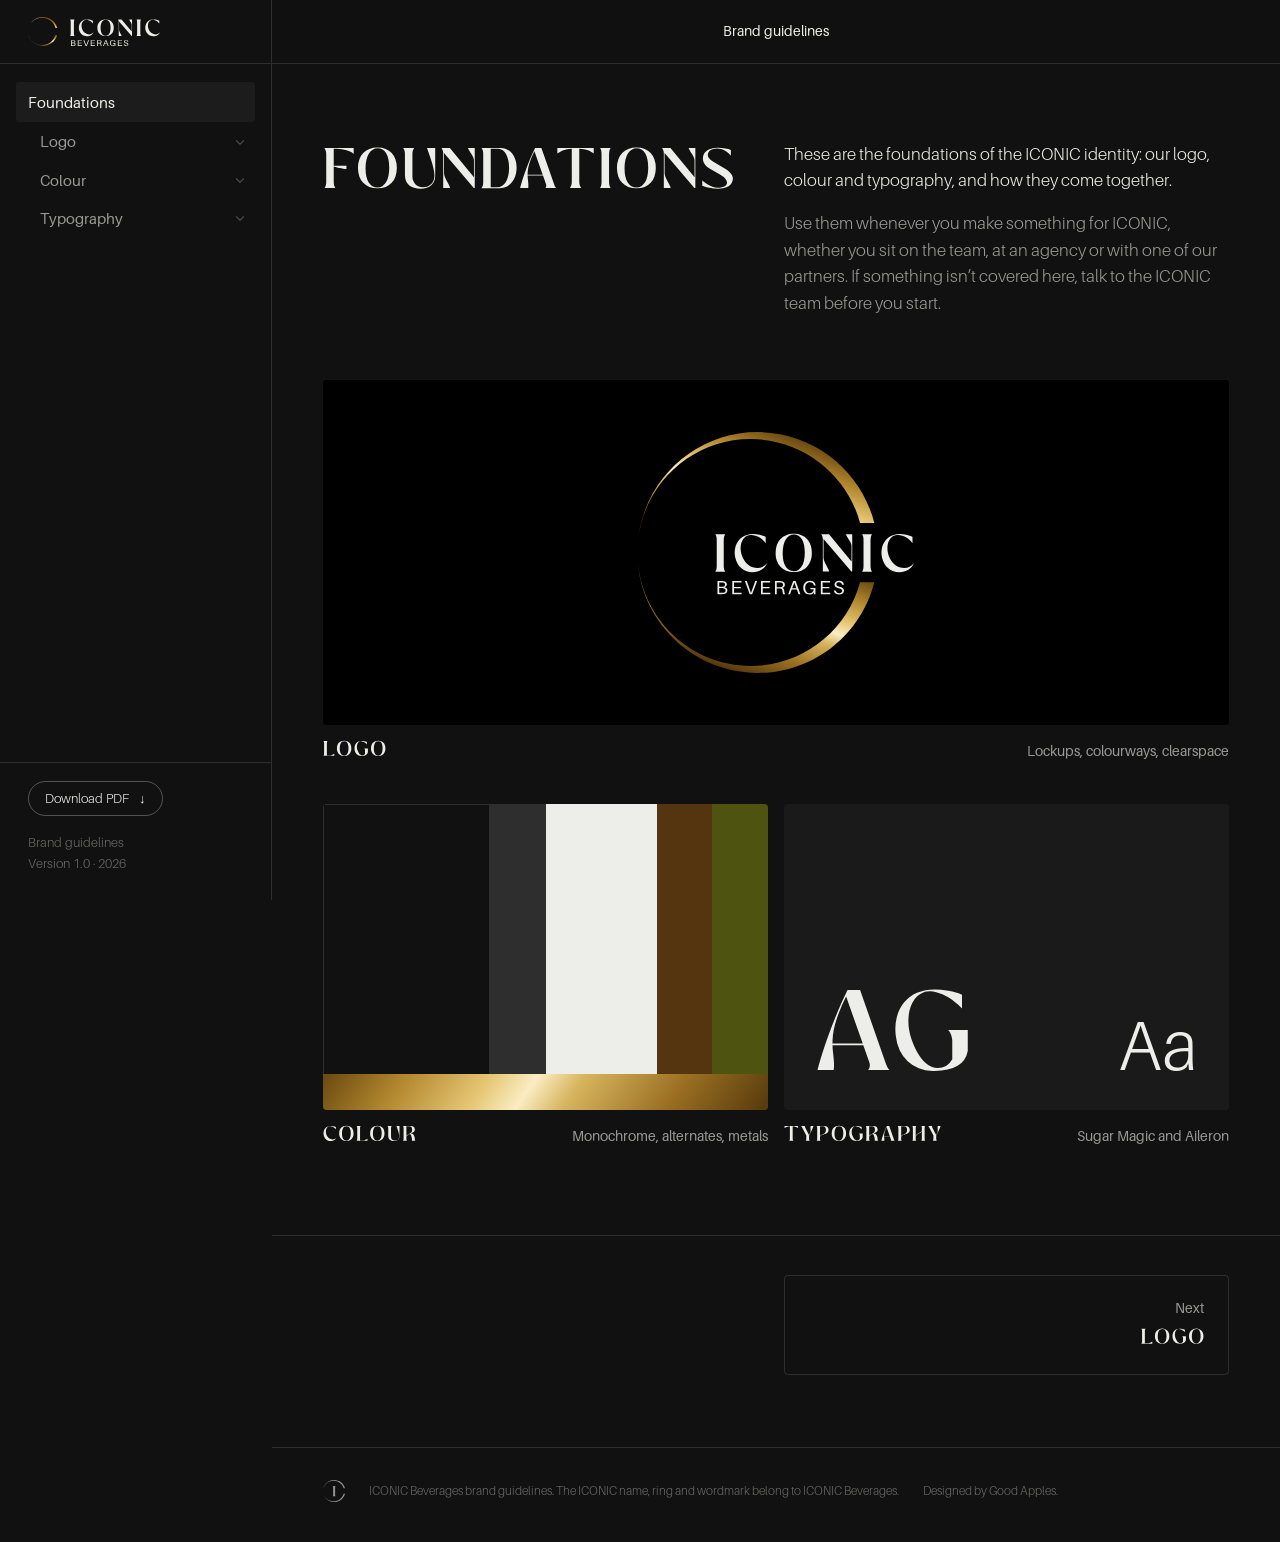
<file: index.html>
<!doctype html>
<html lang="en-AU">
<head>
<meta charset="utf-8">
<meta name="viewport" content="width=device-width, initial-scale=1">
<title>ICONIC Brand Guidelines</title>
<meta name="description" content="These are the foundations of the ICONIC identity: our logo, colour and typography, and how they come together.Use them whenever you make something for ICON">
<meta name="robots" content="noindex, nofollow">
<meta name="theme-color" content="#111111">
<link rel="icon" href="assets/logo/svg/icon-gold.svg" type="image/svg+xml">
<link rel="stylesheet" href="assets/css/site.css">
</head>
<body data-page="index">
<a class="skip" href="#main">Skip to content</a>

<aside class="sidebar" id="sidebar">
  <div class="sidebar-head">
    <a class="brand" href="index.html" aria-label="ICONIC Beverages brand guidelines home"><img src="assets/logo/svg/wide-stack-gold.svg" alt="ICONIC Beverages" width="150" height="34"></a>
  </div>
  <nav class="nav" aria-label="Guidelines">
    <a class="nav-root" href="index.html" aria-current="page">Foundations</a>
    <ul class="nav-pages">
<li class="nav-page"><a href="logo.html">Logo</a><ul class="nav-subs"><li><a href="logo.html#suite" data-spy="suite">Logo suite</a></li><li><a href="logo.html#anatomy" data-spy="anatomy">Anatomy</a></li><li><a href="logo.html#colourways" data-spy="colourways">Colourways</a></li><li><a href="logo.html#clearspace" data-spy="clearspace">Clearspace</a></li><li><a href="logo.html#minimum-size" data-spy="minimum-size">Minimum size</a></li><li><a href="logo.html#aura" data-spy="aura">Animated aura</a></li><li><a href="logo.html#co-branding" data-spy="co-branding">Co-branding</a></li><li><a href="logo.html#misuse" data-spy="misuse">Incorrect usage</a></li><li><a href="logo.html#downloads" data-spy="downloads">Downloads</a></li></ul></li>
<li class="nav-page"><a href="colour.html">Colour</a><ul class="nav-subs"><li><a href="colour.html#monochrome" data-spy="monochrome">Monochrome</a></li><li><a href="colour.html#alternates" data-spy="alternates">Colour alternates</a></li><li><a href="colour.html#metals" data-spy="metals">Metals</a></li><li><a href="colour.html#pairings" data-spy="pairings">Pairings</a></li><li><a href="colour.html#balance" data-spy="balance">Balance</a></li><li><a href="colour.html#misuse" data-spy="misuse">Incorrect usage</a></li><li><a href="colour.html#downloads" data-spy="downloads">Downloads</a></li></ul></li>
<li class="nav-page"><a href="typography.html">Typography</a><ul class="nav-subs"><li><a href="typography.html#sugar-magic" data-spy="sugar-magic">Sugar Magic</a></li><li><a href="typography.html#aileron" data-spy="aileron">Aileron</a></li><li><a href="typography.html#hierarchy" data-spy="hierarchy">Hierarchy</a></li><li><a href="typography.html#typesetting" data-spy="typesetting">Typesetting</a></li><li><a href="typography.html#fallbacks" data-spy="fallbacks">Fallback fonts</a></li><li><a href="typography.html#misuse" data-spy="misuse">Incorrect usage</a></li></ul></li>
    </ul>
  </nav>
  <div class="sidebar-foot"><a class="btn" href="assets/downloads/ICONIC-Brand-Guidelines.pdf" download>Download PDF</a>Brand guidelines<br>Version 1.0 &middot; 2026</div>
</aside>

<div class="shell">
  <header class="topbar">
    <button class="menu-btn" aria-controls="sidebar" aria-expanded="false"><span></span><span></span><span class="sr">Menu</span></button>
    <a class="topbar-mark" href="index.html" aria-label="Home"><img src="assets/logo/svg/icon-gold.svg" alt="" width="28" height="28"></a>
    <span class="topbar-title">Brand guidelines</span>
  </header>

  <main id="main">
    <header class="page-head">
      <h1 class="page-title"><svg class="sm caps display" role="img" aria-label="FOUNDATIONS" viewBox="0 300 16479 1600" style="width:8.0463em;height:0.7812em;vertical-align:0.0000em" xmlns="http://www.w3.org/2000/svg"><path fill="currentColor" d="M60 1901Q81 1867 94.0 1837.0Q107 1807 114.0 1775.0Q121 1743 123.5 1706.5Q126 1670 126 1624V577Q126 527 122.0 489.5Q118 452 109.0 420.5Q100 389 85.5 360.5Q71 332 50 300H1225V539Q1176 493 1102.0 455.0Q1028 417 940.5 389.5Q853 362 757.0 347.0Q661 332 568 332H426V1009L934 1010V1139Q872 1137 802.0 1126.0Q732 1115 663.5 1100.0Q595 1085 533.0 1069.0Q471 1053 426 1043V1624Q426 1674 428.5 1711.5Q431 1749 438.5 1780.5Q446 1812 459.0 1840.5Q472 1869 494 1901ZM2182.88 1882Q2284.88 1880 2370.38 1827.5Q2455.88 1775 2517.38 1675.0Q2578.88 1575 2613.38 1429.0Q2647.88 1283 2647.88 1095Q2647.88 904 2616.38 757.5Q2584.88 611 2524.88 512.5Q2464.88 414 2378.38 363.5Q2291.88 313 2181.88 314Q2075.88 315 1986.88 367.0Q1897.88 419 1834.38 519.5Q1770.88 620 1735.38 768.5Q1699.88 917 1699.88 1110Q1699.88 1296 1732.38 1440.5Q1764.88 1585 1826.88 1683.5Q1888.88 1782 1978.88 1832.5Q2068.88 1883 2182.88 1882ZM2181.88 1915Q1997.88 1915 1852.38 1858.0Q1706.88 1801 1605.38 1695.0Q1503.88 1589 1450.38 1438.0Q1396.88 1287 1396.88 1098Q1396.88 909 1450.38 758.0Q1503.88 607 1605.38 501.0Q1706.88 395 1852.38 338.0Q1997.88 281 2181.88 281Q2361.88 281 2504.38 338.0Q2646.88 395 2745.88 501.0Q2844.88 607 2897.88 758.0Q2950.88 909 2950.88 1098Q2950.88 1287 2897.88 1438.0Q2844.88 1589 2745.88 1695.0Q2646.88 1801 2504.38 1858.0Q2361.88 1915 2181.88 1915ZM3274.76 544Q3274.76 500 3270.76 467.5Q3266.76 435 3258.26 407.5Q3249.76 380 3236.26 354.5Q3222.76 329 3203.76 300H3645.76Q3627.76 327 3614.26 352.5Q3600.76 378 3591.76 406.0Q3582.76 434 3578.76 467.5Q3574.76 501 3574.76 544L3575.76 1446Q3575.76 1535 3606.76 1613.0Q3637.76 1691 3693.26 1748.5Q3748.76 1806 3825.76 1839.0Q3902.76 1872 3993.76 1872Q4100.76 1872 4186.26 1839.0Q4271.76 1806 4331.76 1744.0Q4391.76 1682 4423.76 1594.0Q4455.76 1506 4455.76 1396Q4455.76 1320 4439.26 1225.5Q4422.76 1131 4395.76 1029.0Q4368.76 927 4335.76 823.0Q4302.76 719 4269.76 623.0Q4236.76 527 4207.26 444.0Q4177.76 361 4158.76 303H4486.76V1406Q4486.76 1525 4446.76 1621.5Q4406.76 1718 4331.76 1786.0Q4256.76 1854 4150.26 1890.5Q4043.76 1927 3910.76 1927Q3758.76 1927 3640.76 1891.0Q3522.76 1855 3441.76 1786.0Q3360.76 1717 3318.26 1616.5Q3275.76 1516 3275.76 1387ZM4807.64 508Q4804.64 470 4799.14 442.0Q4793.64 414 4785.14 390.5Q4776.64 367 4765.64 345.5Q4754.64 324 4739.64 300H5073.64L6037.64 1469V809Q6037.64 766 6023.14 721.0Q6008.64 676 5985.64 631.5Q5962.64 587 5934.64 542.5Q5906.64 498 5880.14 456.0Q5853.64 414 5832.14 374.5Q5810.64 335 5799.64 300H6069.64V1900L6031.64 1899L4838.64 498L4839.64 1289Q4839.64 1343 4853.64 1395.5Q4867.64 1448 4890.14 1499.0Q4912.64 1550 4940.14 1600.0Q4967.64 1650 4995.14 1699.5Q5022.64 1749 5046.14 1799.0Q5069.64 1849 5083.64 1900H4807.64ZM6342.52 1906Q6363.52 1873 6376.52 1844.5Q6389.52 1816 6396.52 1784.5Q6403.52 1753 6406.02 1715.0Q6408.52 1677 6408.52 1627V578Q6408.52 528 6406.02 490.0Q6403.52 452 6396.52 420.5Q6389.52 389 6376.52 360.5Q6363.52 332 6342.52 300L7105.52 301Q7207.52 301 7295.02 331.0Q7382.52 361 7454.52 414.5Q7526.52 468 7581.02 542.5Q7635.52 617 7672.52 707.0Q7709.52 797 7727.52 899.0Q7745.52 1001 7743.52 1109Q7741.52 1218 7719.02 1320.0Q7696.52 1422 7655.52 1511.0Q7614.52 1600 7555.02 1673.0Q7495.52 1746 7419.02 1798.0Q7342.52 1850 7250.02 1878.5Q7157.52 1907 7050.52 1907ZM6968.52 1873Q7080.52 1873 7169.02 1812.5Q7257.52 1752 7318.52 1647.5Q7379.52 1543 7411.52 1402.5Q7443.52 1262 7443.52 1103Q7443.52 944 7414.02 803.5Q7384.52 663 7329.02 558.5Q7273.52 454 7192.52 393.5Q7111.52 333 7008.52 333H6708.52V1873ZM8800.400000000001 1404H8184.400000000001Q8186.400000000001 1473 8193.400000000001 1534.5Q8200.400000000001 1596 8206.400000000001 1655.5Q8212.400000000001 1715 8214.400000000001 1775.0Q8216.400000000001 1835 8209.400000000001 1900L7884.400000000001 1899Q7907.400000000001 1806 7942.400000000001 1689.5Q7977.400000000001 1573 8021.400000000001 1441.0Q8065.400000000001 1309 8118.400000000001 1165.5Q8171.400000000001 1022 8230.400000000001 875.0Q8289.400000000001 728 8353.900000000001 582.0Q8418.400000000001 436 8485.400000000001 300H8736.400000000001L9245.400000000001 1753Q9262.400000000001 1801 9280.400000000001 1838.5Q9298.400000000001 1876 9324.400000000001 1900L8897.400000000001 1899Q8908.400000000001 1887 8916.400000000001 1870.5Q8924.400000000001 1854 8928.400000000001 1835.0Q8932.400000000001 1816 8931.400000000001 1794.0Q8930.400000000001 1772 8922.400000000001 1748ZM8457.400000000001 432Q8372.400000000001 601 8318.400000000001 739.5Q8264.400000000001 878 8234.400000000001 992.0Q8204.400000000001 1106 8193.900000000001 1199.0Q8183.400000000001 1292 8183.400000000001 1372H8789.400000000001ZM9876.28 1901Q9896.28 1870 9910.78 1842.5Q9925.28 1815 9934.28 1784.5Q9943.28 1754 9947.78 1718.5Q9952.28 1683 9952.28 1635L9951.28 332H9927.28Q9844.28 332 9764.28 349.5Q9684.28 367 9612.78 394.5Q9541.28 422 9480.28 455.5Q9419.28 489 9374.28 521V300H10830.28V521Q10794.28 489 10735.28 455.5Q10676.28 422 10602.78 394.5Q10529.28 367 10445.78 349.5Q10362.28 332 10278.28 332H10251.28L10252.28 1624Q10252.28 1674 10256.28 1711.5Q10260.28 1749 10269.28 1780.5Q10278.28 1812 10293.28 1840.5Q10308.28 1869 10329.28 1901ZM11443.16 1624Q11443.16 1674 11446.16 1712.5Q11449.16 1751 11456.16 1783.0Q11463.16 1815 11475.66 1843.5Q11488.16 1872 11507.16 1902H11083.16Q11102.16 1872 11113.66 1844.0Q11125.16 1816 11131.66 1784.0Q11138.16 1752 11140.66 1714.0Q11143.16 1676 11143.16 1626V603Q11143.16 549 11141.66 506.5Q11140.16 464 11134.16 428.0Q11128.16 392 11116.16 361.0Q11104.16 330 11083.16 300H11507.16Q11487.16 330 11474.66 361.5Q11462.16 393 11455.16 429.0Q11448.16 465 11445.66 507.5Q11443.16 550 11443.16 604ZM12546.039999999999 1882Q12648.039999999999 1880 12733.539999999999 1827.5Q12819.039999999999 1775 12880.539999999999 1675.0Q12942.039999999999 1575 12976.539999999999 1429.0Q13011.039999999999 1283 13011.039999999999 1095Q13011.039999999999 904 12979.539999999999 757.5Q12948.039999999999 611 12888.039999999999 512.5Q12828.039999999999 414 12741.539999999999 363.5Q12655.039999999999 313 12545.039999999999 314Q12439.039999999999 315 12350.039999999999 367.0Q12261.039999999999 419 12197.539999999999 519.5Q12134.039999999999 620 12098.539999999999 768.5Q12063.039999999999 917 12063.039999999999 1110Q12063.039999999999 1296 12095.539999999999 1440.5Q12128.039999999999 1585 12190.039999999999 1683.5Q12252.039999999999 1782 12342.039999999999 1832.5Q12432.039999999999 1883 12546.039999999999 1882ZM12545.039999999999 1915Q12361.039999999999 1915 12215.539999999999 1858.0Q12070.039999999999 1801 11968.539999999999 1695.0Q11867.039999999999 1589 11813.539999999999 1438.0Q11760.039999999999 1287 11760.039999999999 1098Q11760.039999999999 909 11813.539999999999 758.0Q11867.039999999999 607 11968.539999999999 501.0Q12070.039999999999 395 12215.539999999999 338.0Q12361.039999999999 281 12545.039999999999 281Q12725.039999999999 281 12867.539999999999 338.0Q13010.039999999999 395 13109.039999999999 501.0Q13208.039999999999 607 13261.039999999999 758.0Q13314.039999999999 909 13314.039999999999 1098Q13314.039999999999 1287 13261.039999999999 1438.0Q13208.039999999999 1589 13109.039999999999 1695.0Q13010.039999999999 1801 12867.539999999999 1858.0Q12725.039999999999 1915 12545.039999999999 1915ZM13634.919999999998 508Q13631.919999999998 470 13626.419999999998 442.0Q13620.919999999998 414 13612.419999999998 390.5Q13603.919999999998 367 13592.919999999998 345.5Q13581.919999999998 324 13566.919999999998 300H13900.919999999998L14864.919999999998 1469V809Q14864.919999999998 766 14850.419999999998 721.0Q14835.919999999998 676 14812.919999999998 631.5Q14789.919999999998 587 14761.919999999998 542.5Q14733.919999999998 498 14707.419999999998 456.0Q14680.919999999998 414 14659.419999999998 374.5Q14637.919999999998 335 14626.919999999998 300H14896.919999999998V1900L14858.919999999998 1899L13665.919999999998 498L13666.919999999998 1289Q13666.919999999998 1343 13680.919999999998 1395.5Q13694.919999999998 1448 13717.419999999998 1499.0Q13739.919999999998 1550 13767.419999999998 1600.0Q13794.919999999998 1650 13822.419999999998 1699.5Q13849.919999999998 1749 13873.419999999998 1799.0Q13896.919999999998 1849 13910.919999999998 1900H13634.919999999998ZM16315.8 614Q16268.8 556 16211.8 503.0Q16154.8 450 16085.3 409.5Q16015.8 369 15932.8 345.0Q15849.8 321 15750.8 322Q15677.8 322 15617.3 338.0Q15556.8 354 15511.8 382.0Q15466.8 410 15438.3 447.0Q15409.8 484 15400.8 527Q15379.8 620 15436.8 700.0Q15493.8 780 15632.8 861L16088.8 1132Q16176.8 1182 16239.8 1238.5Q16302.8 1295 16340.8 1353.5Q16378.8 1412 16391.3 1471.0Q16403.8 1530 16391.8 1585Q16377.8 1657 16337.8 1719.5Q16297.8 1782 16224.3 1828.5Q16150.8 1875 16040.3 1901.5Q15929.8 1928 15774.8 1928Q15739.8 1928 15689.3 1923.5Q15638.8 1919 15581.8 1910.5Q15524.8 1902 15464.8 1891.0Q15404.8 1880 15349.8 1867.0Q15294.8 1854 15248.3 1840.5Q15201.8 1827 15172.8 1813V1602Q15233.8 1647 15303.8 1698.0Q15373.8 1749 15450.3 1792.5Q15526.8 1836 15607.8 1864.5Q15688.8 1893 15772.8 1895Q15859.8 1897 15930.3 1883.5Q16000.8 1870 16051.8 1843.0Q16102.8 1816 16131.8 1776.5Q16160.8 1737 16163.8 1688Q16168.8 1608 16096.8 1526.0Q16024.8 1444 15880.8 1361L15464.8 1117Q15400.8 1082 15350.8 1037.5Q15300.8 993 15266.8 942.0Q15232.8 891 15215.3 834.5Q15197.8 778 15198.8 719Q15199.8 635 15225.8 571.0Q15251.8 507 15295.8 459.0Q15339.8 411 15398.8 379.0Q15457.8 347 15524.8 327.0Q15591.8 307 15663.8 298.5Q15735.8 290 15805.8 290Q15877.8 290 15949.8 297.0Q16021.8 304 16088.3 316.0Q16154.8 328 16213.8 345.0Q16272.8 362 16319.8 383Z"/></svg></h1>
      <div class="page-intro"><p>These are the foundations of the ICONIC identity: our logo, colour and typography, and how they come together.</p><p class="muted">Use them whenever you make something for ICONIC, whether you sit on the team, at an agency or with one of our partners. If something isn&rsquo;t covered here, talk to the ICONIC team before you start.</p></div>
    </header>
<div class="cards">
  <a class="card wide" href="logo.html">
    <div class="panel bg-black"><img class="logo" src="assets/logo/svg/primary-stack-gold.svg" alt="" width="420" height="366"></div>
    <div class="card-title"><svg class="sm caps" role="img" aria-label="LOGO" viewBox="0 300 6810 1600" style="width:3.3254em;height:0.7812em;vertical-align:0.0000em" xmlns="http://www.w3.org/2000/svg"><path fill="currentColor" d="M50 1901Q69 1869 81.5 1839.5Q94 1810 101.5 1778.0Q109 1746 112.5 1708.5Q116 1671 116 1624V577Q116 492 102.5 426.5Q89 361 51 300H484Q463 332 449.5 360.5Q436 389 428.5 420.5Q421 452 418.5 489.5Q416 527 416 577L417 1869H624Q686 1869 757.0 1859.5Q828 1850 904.5 1827.0Q981 1804 1060.0 1766.0Q1139 1728 1216 1671V1901ZM2284.8 1882Q2386.8 1880 2472.3 1827.5Q2557.8 1775 2619.3 1675.0Q2680.8 1575 2715.3 1429.0Q2749.8 1283 2749.8 1095Q2749.8 904 2718.3 757.5Q2686.8 611 2626.8 512.5Q2566.8 414 2480.3 363.5Q2393.8 313 2283.8 314Q2177.8 315 2088.8 367.0Q1999.8 419 1936.3 519.5Q1872.8 620 1837.3 768.5Q1801.8 917 1801.8 1110Q1801.8 1296 1834.3 1440.5Q1866.8 1585 1928.8 1683.5Q1990.8 1782 2080.8 1832.5Q2170.8 1883 2284.8 1882ZM2283.8 1915Q2099.8 1915 1954.3000000000002 1858.0Q1808.8 1801 1707.3 1695.0Q1605.8 1589 1552.3 1438.0Q1498.8 1287 1498.8 1098Q1498.8 909 1552.3 758.0Q1605.8 607 1707.3 501.0Q1808.8 395 1954.3000000000002 338.0Q2099.8 281 2283.8 281Q2463.8 281 2606.3 338.0Q2748.8 395 2847.8 501.0Q2946.8 607 2999.8 758.0Q3052.8 909 3052.8 1098Q3052.8 1287 2999.8 1438.0Q2946.8 1589 2847.8 1695.0Q2748.8 1801 2606.3 1858.0Q2463.8 1915 2283.8 1915ZM4132.6 1920Q3988.6 1917 3862.1 1867.5Q3735.6 1818 3638.6 1727.5Q3541.6 1637 3479.6 1507.0Q3417.6 1377 3400.6 1212Q3377.6 1009 3422.6 839.5Q3467.6 670 3570.1 547.5Q3672.6 425 3827.1 357.0Q3981.6 289 4177.6 289Q4233.6 289 4307.1 296.5Q4380.6 304 4456.6 317.5Q4532.6 331 4604.1 350.5Q4675.6 370 4726.6 394V670Q4694.6 635 4651.6 596.0Q4608.6 557 4558.1 519.0Q4507.6 481 4450.6 446.5Q4393.6 412 4333.6 385.5Q4273.6 359 4211.6 343.0Q4149.6 327 4088.6 327Q4053.6 327 4019.6 332.5Q3985.6 338 3952.6 351Q3879.6 378 3824.1 432.0Q3768.6 486 3731.1 560.0Q3693.6 634 3674.1 722.5Q3654.6 811 3653.6 908.0Q3652.6 1005 3669.6 1105.0Q3686.6 1205 3721.6 1301Q3741.6 1356 3768.6 1418.5Q3795.6 1481 3831.1 1543.5Q3866.6 1606 3909.6 1663.5Q3952.6 1721 4004.6 1765.0Q4056.6 1809 4116.1 1835.5Q4175.6 1862 4244.6 1862Q4333.6 1862 4407.1 1819.0Q4480.6 1776 4531.6 1684V1333Q4532.6 1306 4527.1 1273.0Q4521.6 1240 4511.1 1207.5Q4500.6 1175 4484.6 1146.5Q4468.6 1118 4448.6 1100H4841.6V1518Q4804.6 1714 4637.1 1817.0Q4469.6 1920 4170.6 1920ZM5962.4 1882Q6064.4 1880 6149.9 1827.5Q6235.4 1775 6296.9 1675.0Q6358.4 1575 6392.9 1429.0Q6427.4 1283 6427.4 1095Q6427.4 904 6395.9 757.5Q6364.4 611 6304.4 512.5Q6244.4 414 6157.9 363.5Q6071.4 313 5961.4 314Q5855.4 315 5766.4 367.0Q5677.4 419 5613.9 519.5Q5550.4 620 5514.9 768.5Q5479.4 917 5479.4 1110Q5479.4 1296 5511.9 1440.5Q5544.4 1585 5606.4 1683.5Q5668.4 1782 5758.4 1832.5Q5848.4 1883 5962.4 1882ZM5961.4 1915Q5777.4 1915 5631.9 1858.0Q5486.4 1801 5384.9 1695.0Q5283.4 1589 5229.9 1438.0Q5176.4 1287 5176.4 1098Q5176.4 909 5229.9 758.0Q5283.4 607 5384.9 501.0Q5486.4 395 5631.9 338.0Q5777.4 281 5961.4 281Q6141.4 281 6283.9 338.0Q6426.4 395 6525.4 501.0Q6624.4 607 6677.4 758.0Q6730.4 909 6730.4 1098Q6730.4 1287 6677.4 1438.0Q6624.4 1589 6525.4 1695.0Q6426.4 1801 6283.9 1858.0Q6141.4 1915 5961.4 1915Z"/></svg><span class="label">Lockups, colourways, clearspace</span></div>
  </a>
  <a class="card" href="colour.html">
    <div class="panel" style="display:grid;grid-template-columns:3fr 1fr 2fr 1fr 1fr;align-items:stretch">
      <div style="background:#111111;box-shadow:inset 0 0 0 1px var(--line)"></div><div style="background:#2E2E2E"></div><div style="background:#EDEDEA"></div><div style="background:#54350F"></div><div style="background:#4E5410"></div>
      <div style="position:absolute;left:0;right:0;bottom:0;height:12%;background:var(--gold)"></div>
    </div>
    <div class="card-title"><svg class="sm caps" role="img" aria-label="COLOUR" viewBox="0 300 10049 1600" style="width:4.9067em;height:0.7812em;vertical-align:0.0000em" xmlns="http://www.w3.org/2000/svg"><path fill="currentColor" d="M827 1924Q685 1924 562.0 1879.0Q439 1834 342.0 1753.0Q245 1672 177.5 1559.0Q110 1446 78 1309Q48 1182 52.0 1056.5Q56 931 91.5 817.5Q127 704 193.5 607.0Q260 510 354.5 439.0Q449 368 571.5 327.5Q694 287 842 287Q896 287 968.5 295.5Q1041 304 1116.5 319.5Q1192 335 1262.0 357.5Q1332 380 1381 409L1385 685Q1340 617 1272.5 553.0Q1205 489 1123.0 438.5Q1041 388 949.5 357.5Q858 327 766 327Q717 327 670.0 336.5Q623 346 577 366Q507 397 455.0 454.0Q403 511 368.5 586.0Q334 661 319.0 750.0Q304 839 307.5 934.0Q311 1029 335.0 1126.0Q359 1223 403 1314Q448 1406 512.0 1485.0Q576 1564 655.5 1622.0Q735 1680 829.0 1713.0Q923 1746 1029 1746Q1156 1746 1258.0 1694.0Q1360 1642 1448 1530Q1408 1625 1344.5 1698.5Q1281 1772 1200.0 1822.0Q1119 1872 1024.5 1898.0Q930 1924 827 1924ZM2524.8 1882Q2626.8 1880 2712.3 1827.5Q2797.8 1775 2859.3 1675.0Q2920.8 1575 2955.3 1429.0Q2989.8 1283 2989.8 1095Q2989.8 904 2958.3 757.5Q2926.8 611 2866.8 512.5Q2806.8 414 2720.3 363.5Q2633.8 313 2523.8 314Q2417.8 315 2328.8 367.0Q2239.8 419 2176.3 519.5Q2112.8 620 2077.3 768.5Q2041.8 917 2041.8 1110Q2041.8 1296 2074.3 1440.5Q2106.8 1585 2168.8 1683.5Q2230.8 1782 2320.8 1832.5Q2410.8 1883 2524.8 1882ZM2523.8 1915Q2339.8 1915 2194.3 1858.0Q2048.8 1801 1947.3000000000002 1695.0Q1845.8 1589 1792.3 1438.0Q1738.8 1287 1738.8 1098Q1738.8 909 1792.3 758.0Q1845.8 607 1947.3000000000002 501.0Q2048.8 395 2194.3 338.0Q2339.8 281 2523.8 281Q2703.8 281 2846.3 338.0Q2988.8 395 3087.8 501.0Q3186.8 607 3239.8 758.0Q3292.8 909 3292.8 1098Q3292.8 1287 3239.8 1438.0Q3186.8 1589 3087.8 1695.0Q2988.8 1801 2846.3 1858.0Q2703.8 1915 2523.8 1915ZM3627.6 1901Q3646.6 1869 3659.1 1839.5Q3671.6 1810 3679.1 1778.0Q3686.6 1746 3690.1 1708.5Q3693.6 1671 3693.6 1624V577Q3693.6 492 3680.1 426.5Q3666.6 361 3628.6 300H4061.6Q4040.6 332 4027.1 360.5Q4013.6 389 4006.1 420.5Q3998.6 452 3996.1 489.5Q3993.6 527 3993.6 577L3994.6 1869H4201.6Q4263.6 1869 4334.6 1859.5Q4405.6 1850 4482.1 1827.0Q4558.6 1804 4637.6 1766.0Q4716.6 1728 4793.6 1671V1901ZM5862.4 1882Q5964.4 1880 6049.9 1827.5Q6135.4 1775 6196.9 1675.0Q6258.4 1575 6292.9 1429.0Q6327.4 1283 6327.4 1095Q6327.4 904 6295.9 757.5Q6264.4 611 6204.4 512.5Q6144.4 414 6057.9 363.5Q5971.4 313 5861.4 314Q5755.4 315 5666.4 367.0Q5577.4 419 5513.9 519.5Q5450.4 620 5414.9 768.5Q5379.4 917 5379.4 1110Q5379.4 1296 5411.9 1440.5Q5444.4 1585 5506.4 1683.5Q5568.4 1782 5658.4 1832.5Q5748.4 1883 5862.4 1882ZM5861.4 1915Q5677.4 1915 5531.9 1858.0Q5386.4 1801 5284.9 1695.0Q5183.4 1589 5129.9 1438.0Q5076.4 1287 5076.4 1098Q5076.4 909 5129.9 758.0Q5183.4 607 5284.9 501.0Q5386.4 395 5531.9 338.0Q5677.4 281 5861.4 281Q6041.4 281 6183.9 338.0Q6326.4 395 6425.4 501.0Q6524.4 607 6577.4 758.0Q6630.4 909 6630.4 1098Q6630.4 1287 6577.4 1438.0Q6524.4 1589 6425.4 1695.0Q6326.4 1801 6183.9 1858.0Q6041.4 1915 5861.4 1915ZM7036.2 544Q7036.2 500 7032.2 467.5Q7028.2 435 7019.7 407.5Q7011.2 380 6997.7 354.5Q6984.2 329 6965.2 300H7407.2Q7389.2 327 7375.7 352.5Q7362.2 378 7353.2 406.0Q7344.2 434 7340.2 467.5Q7336.2 501 7336.2 544L7337.2 1446Q7337.2 1535 7368.2 1613.0Q7399.2 1691 7454.7 1748.5Q7510.2 1806 7587.2 1839.0Q7664.2 1872 7755.2 1872Q7862.2 1872 7947.7 1839.0Q8033.2 1806 8093.2 1744.0Q8153.2 1682 8185.200000000001 1594.0Q8217.2 1506 8217.2 1396Q8217.2 1320 8200.7 1225.5Q8184.2 1131 8157.2 1029.0Q8130.2 927 8097.2 823.0Q8064.2 719 8031.2 623.0Q7998.2 527 7968.7 444.0Q7939.2 361 7920.2 303H8248.2V1406Q8248.2 1525 8208.2 1621.5Q8168.2 1718 8093.2 1786.0Q8018.2 1854 7911.7 1890.5Q7805.2 1927 7672.2 1927Q7520.2 1927 7402.2 1891.0Q7284.2 1855 7203.2 1786.0Q7122.2 1717 7079.7 1616.5Q7037.2 1516 7037.2 1387ZM8992.0 1653Q8992.0 1697 8994.5 1728.5Q8997.0 1760 9003.5 1787.0Q9010.0 1814 9022.5 1840.5Q9035.0 1867 9055.0 1900H8627.0Q8647.0 1868 8660.0 1842.0Q8673.0 1816 8680.0 1788.5Q8687.0 1761 8689.5 1729.0Q8692.0 1697 8692.0 1653L8693.0 561Q8693.0 517 8690.5 483.0Q8688.0 449 8681.0 418.5Q8674.0 388 8661.5 359.5Q8649.0 331 8628.0 300H9469.0Q9571.0 300 9652.5 331.5Q9734.0 363 9790.0 416.5Q9846.0 470 9875.5 541.0Q9905.0 612 9903.0 692Q9901.0 770 9876.0 824.0Q9851.0 878 9811.0 917.0Q9771.0 956 9720.5 982.5Q9670.0 1009 9617.0 1032.0Q9564.0 1055 9512.0 1078.0Q9460.0 1101 9418.0 1131Q9443.0 1125 9466.0 1122.5Q9489.0 1120 9512.0 1120Q9608.0 1120 9678.0 1168.5Q9748.0 1217 9795.0 1300.5Q9842.0 1384 9869.0 1495.0Q9896.0 1606 9905.0 1732Q9911.0 1788 9926.5 1825.5Q9942.0 1863 9969.0 1900H9574.0Q9586.0 1885 9592.0 1865.5Q9598.0 1846 9599.5 1824.0Q9601.0 1802 9600.0 1780.0Q9599.0 1758 9596.0 1739Q9592.0 1692 9581.5 1631.0Q9571.0 1570 9555.5 1505.5Q9540.0 1441 9520.0 1378.5Q9500.0 1316 9475.5 1267.5Q9451.0 1219 9423.0 1190.5Q9395.0 1162 9364.0 1164Q9327.0 1177 9285.5 1195.5Q9244.0 1214 9202.5 1237.0Q9161.0 1260 9123.0 1286.5Q9085.0 1313 9056.5 1341.5Q9028.0 1370 9010.5 1400.0Q8993.0 1430 8993.0 1459ZM8993.0 1370Q9014.0 1330 9050.5 1299.5Q9087.0 1269 9131.5 1243.0Q9176.0 1217 9226.5 1193.5Q9277.0 1170 9326.0 1145Q9390.0 1105 9442.0 1065.5Q9494.0 1026 9531.5 977.0Q9569.0 928 9590.0 865.5Q9611.0 803 9613.0 716Q9615.0 632 9596.5 561.5Q9578.0 491 9539.5 440.0Q9501.0 389 9443.5 360.5Q9386.0 332 9308.0 332H8993.0Z"/></svg><span class="label">Monochrome, alternates, metals</span></div>
  </a>
  <a class="card" href="typography.html">
    <div class="panel bg-panel" style="justify-content:space-between;align-items:flex-end;padding:7%">
      <div style="font-size:clamp(64px,8vw,124px);line-height:.9"><svg class="sm caps display" role="img" aria-label="AG" viewBox="0 300 3136 1600" style="width:1.5312em;height:0.7812em;vertical-align:0.0000em" xmlns="http://www.w3.org/2000/svg"><path fill="currentColor" d="M966 1404H350Q352 1473 359.0 1534.5Q366 1596 372.0 1655.5Q378 1715 380.0 1775.0Q382 1835 375 1900L50 1899Q73 1806 108.0 1689.5Q143 1573 187.0 1441.0Q231 1309 284.0 1165.5Q337 1022 396.0 875.0Q455 728 519.5 582.0Q584 436 651 300H902L1411 1753Q1428 1801 1446.0 1838.5Q1464 1876 1490 1900L1063 1899Q1074 1887 1082.0 1870.5Q1090 1854 1094.0 1835.0Q1098 1816 1097.0 1794.0Q1096 1772 1088 1748ZM623 432Q538 601 484.0 739.5Q430 878 400.0 992.0Q370 1106 359.5 1199.0Q349 1292 349 1372H955ZM2346.88 1920Q2202.88 1917 2076.38 1867.5Q1949.88 1818 1852.88 1727.5Q1755.88 1637 1693.88 1507.0Q1631.88 1377 1614.88 1212Q1591.88 1009 1636.88 839.5Q1681.88 670 1784.38 547.5Q1886.88 425 2041.38 357.0Q2195.88 289 2391.88 289Q2447.88 289 2521.38 296.5Q2594.88 304 2670.88 317.5Q2746.88 331 2818.38 350.5Q2889.88 370 2940.88 394V670Q2908.88 635 2865.88 596.0Q2822.88 557 2772.38 519.0Q2721.88 481 2664.88 446.5Q2607.88 412 2547.88 385.5Q2487.88 359 2425.88 343.0Q2363.88 327 2302.88 327Q2267.88 327 2233.88 332.5Q2199.88 338 2166.88 351Q2093.88 378 2038.38 432.0Q1982.88 486 1945.38 560.0Q1907.88 634 1888.38 722.5Q1868.88 811 1867.88 908.0Q1866.88 1005 1883.88 1105.0Q1900.88 1205 1935.88 1301Q1955.88 1356 1982.88 1418.5Q2009.88 1481 2045.38 1543.5Q2080.88 1606 2123.88 1663.5Q2166.88 1721 2218.88 1765.0Q2270.88 1809 2330.38 1835.5Q2389.88 1862 2458.88 1862Q2547.88 1862 2621.38 1819.0Q2694.88 1776 2745.88 1684V1333Q2746.88 1306 2741.38 1273.0Q2735.88 1240 2725.38 1207.5Q2714.88 1175 2698.88 1146.5Q2682.88 1118 2662.88 1100H3055.88V1518Q3018.88 1714 2851.38 1817.0Q2683.88 1920 2384.88 1920Z"/></svg></div>
      <div style="font-size:clamp(40px,5.4vw,84px);font-weight:300;line-height:1">Aa</div>
    </div>
    <div class="card-title"><svg class="sm caps" role="img" aria-label="TYPOGRAPHY" viewBox="0 300 16972 1600" style="width:8.2872em;height:0.7812em;vertical-align:0.0000em" xmlns="http://www.w3.org/2000/svg"><path fill="currentColor" d="M552 1901Q572 1870 586.5 1842.5Q601 1815 610.0 1784.5Q619 1754 623.5 1718.5Q628 1683 628 1635L627 332H603Q520 332 440.0 349.5Q360 367 288.5 394.5Q217 422 156.0 455.5Q95 489 50 521V300H1506V521Q1470 489 1411.0 455.5Q1352 422 1278.5 394.5Q1205 367 1121.5 349.5Q1038 332 954 332H927L928 1624Q928 1674 932.0 1711.5Q936 1749 945.0 1780.5Q954 1812 969.0 1840.5Q984 1869 1005 1901ZM2256.8 301Q2242.8 341 2251.3 387.5Q2259.8 434 2285.8 485L2688.8 1263L2787.8 1088Q2825.8 1020 2841.8 948.0Q2857.8 876 2860.8 803.0Q2863.8 730 2858.3 659.0Q2852.8 588 2849.8 522.5Q2846.8 457 2849.8 400.5Q2852.8 344 2871.8 300H3174.8Q3099.8 534 2974.3 790.5Q2848.8 1047 2695.8 1316V1570Q2695.8 1670 2708.3 1753.0Q2720.8 1836 2763.8 1901H2331.8Q2373.8 1836 2385.8 1753.0Q2397.8 1670 2397.8 1570V1332L1975.8 521Q1960.8 493 1945.3 461.5Q1929.8 430 1913.3 400.0Q1896.8 370 1878.8 343.5Q1860.8 317 1840.8 300ZM3874.6 1653Q3874.6 1697 3876.6 1728.5Q3878.6 1760 3885.1 1787.0Q3891.6 1814 3904.1 1840.0Q3916.6 1866 3936.6 1900H3509.6Q3529.6 1868 3542.6 1842.0Q3555.6 1816 3562.6 1788.5Q3569.6 1761 3572.1 1729.0Q3574.6 1697 3574.6 1653L3575.6 561Q3575.6 517 3572.1 481.5Q3568.6 446 3561.1 415.0Q3553.6 384 3541.1 356.0Q3528.6 328 3510.6 300H4351.6Q4459.6 300 4547.6 339.0Q4635.6 378 4695.6 444.5Q4755.6 511 4782.6 599.0Q4809.6 687 4796.6 785Q4788.6 855 4761.6 908.5Q4734.6 962 4695.1 1002.0Q4655.6 1042 4605.1 1071.5Q4554.6 1101 4498.6 1124.0Q4442.6 1147 4383.1 1166.5Q4323.6 1186 4265.6 1205Q4190.6 1230 4120.1 1256.5Q4049.6 1283 3995.1 1319.5Q3940.6 1356 3908.1 1406.5Q3875.6 1457 3875.6 1530ZM3875.6 1399Q3898.6 1348 3939.6 1315.0Q3980.6 1282 4031.1 1256.5Q4081.6 1231 4137.6 1210.0Q4193.6 1189 4247.6 1162Q4299.6 1136 4346.6 1103.5Q4393.6 1071 4429.6 1022.0Q4465.6 973 4487.6 903.0Q4509.6 833 4511.6 734Q4513.6 655 4494.6 582.5Q4475.6 510 4437.1 454.5Q4398.6 399 4341.1 365.5Q4283.6 332 4208.6 332H3875.6ZM5924.4 1882Q6026.4 1880 6111.9 1827.5Q6197.4 1775 6258.9 1675.0Q6320.4 1575 6354.9 1429.0Q6389.4 1283 6389.4 1095Q6389.4 904 6357.9 757.5Q6326.4 611 6266.4 512.5Q6206.4 414 6119.9 363.5Q6033.4 313 5923.4 314Q5817.4 315 5728.4 367.0Q5639.4 419 5575.9 519.5Q5512.4 620 5476.9 768.5Q5441.4 917 5441.4 1110Q5441.4 1296 5473.9 1440.5Q5506.4 1585 5568.4 1683.5Q5630.4 1782 5720.4 1832.5Q5810.4 1883 5924.4 1882ZM5923.4 1915Q5739.4 1915 5593.9 1858.0Q5448.4 1801 5346.9 1695.0Q5245.4 1589 5191.9 1438.0Q5138.4 1287 5138.4 1098Q5138.4 909 5191.9 758.0Q5245.4 607 5346.9 501.0Q5448.4 395 5593.9 338.0Q5739.4 281 5923.4 281Q6103.4 281 6245.9 338.0Q6388.4 395 6487.4 501.0Q6586.4 607 6639.4 758.0Q6692.4 909 6692.4 1098Q6692.4 1287 6639.4 1438.0Q6586.4 1589 6487.4 1695.0Q6388.4 1801 6245.9 1858.0Q6103.4 1915 5923.4 1915ZM7772.2 1920Q7628.2 1917 7501.7 1867.5Q7375.2 1818 7278.2 1727.5Q7181.2 1637 7119.2 1507.0Q7057.2 1377 7040.2 1212Q7017.2 1009 7062.2 839.5Q7107.2 670 7209.7 547.5Q7312.2 425 7466.7 357.0Q7621.2 289 7817.2 289Q7873.2 289 7946.7 296.5Q8020.2 304 8096.2 317.5Q8172.2 331 8243.7 350.5Q8315.2 370 8366.2 394V670Q8334.2 635 8291.2 596.0Q8248.2 557 8197.7 519.0Q8147.2 481 8090.2 446.5Q8033.2 412 7973.2 385.5Q7913.2 359 7851.2 343.0Q7789.2 327 7728.2 327Q7693.2 327 7659.2 332.5Q7625.2 338 7592.2 351Q7519.2 378 7463.7 432.0Q7408.2 486 7370.7 560.0Q7333.2 634 7313.7 722.5Q7294.2 811 7293.2 908.0Q7292.2 1005 7309.2 1105.0Q7326.2 1205 7361.2 1301Q7381.2 1356 7408.2 1418.5Q7435.2 1481 7470.7 1543.5Q7506.2 1606 7549.2 1663.5Q7592.2 1721 7644.2 1765.0Q7696.2 1809 7755.7 1835.5Q7815.2 1862 7884.2 1862Q7973.2 1862 8046.7 1819.0Q8120.2 1776 8171.2 1684V1333Q8172.2 1306 8166.7 1273.0Q8161.2 1240 8150.7 1207.5Q8140.2 1175 8124.2 1146.5Q8108.2 1118 8088.2 1100H8481.2V1518Q8444.2 1714 8276.7 1817.0Q8109.2 1920 7810.2 1920ZM9181.0 1653Q9181.0 1697 9183.5 1728.5Q9186.0 1760 9192.5 1787.0Q9199.0 1814 9211.5 1840.5Q9224.0 1867 9244.0 1900H8816.0Q8836.0 1868 8849.0 1842.0Q8862.0 1816 8869.0 1788.5Q8876.0 1761 8878.5 1729.0Q8881.0 1697 8881.0 1653L8882.0 561Q8882.0 517 8879.5 483.0Q8877.0 449 8870.0 418.5Q8863.0 388 8850.5 359.5Q8838.0 331 8817.0 300H9658.0Q9760.0 300 9841.5 331.5Q9923.0 363 9979.0 416.5Q10035.0 470 10064.5 541.0Q10094.0 612 10092.0 692Q10090.0 770 10065.0 824.0Q10040.0 878 10000.0 917.0Q9960.0 956 9909.5 982.5Q9859.0 1009 9806.0 1032.0Q9753.0 1055 9701.0 1078.0Q9649.0 1101 9607.0 1131Q9632.0 1125 9655.0 1122.5Q9678.0 1120 9701.0 1120Q9797.0 1120 9867.0 1168.5Q9937.0 1217 9984.0 1300.5Q10031.0 1384 10058.0 1495.0Q10085.0 1606 10094.0 1732Q10100.0 1788 10115.5 1825.5Q10131.0 1863 10158.0 1900H9763.0Q9775.0 1885 9781.0 1865.5Q9787.0 1846 9788.5 1824.0Q9790.0 1802 9789.0 1780.0Q9788.0 1758 9785.0 1739Q9781.0 1692 9770.5 1631.0Q9760.0 1570 9744.5 1505.5Q9729.0 1441 9709.0 1378.5Q9689.0 1316 9664.5 1267.5Q9640.0 1219 9612.0 1190.5Q9584.0 1162 9553.0 1164Q9516.0 1177 9474.5 1195.5Q9433.0 1214 9391.5 1237.0Q9350.0 1260 9312.0 1286.5Q9274.0 1313 9245.5 1341.5Q9217.0 1370 9199.5 1400.0Q9182.0 1430 9182.0 1459ZM9182.0 1370Q9203.0 1330 9239.5 1299.5Q9276.0 1269 9320.5 1243.0Q9365.0 1217 9415.5 1193.5Q9466.0 1170 9515.0 1145Q9579.0 1105 9631.0 1065.5Q9683.0 1026 9720.5 977.0Q9758.0 928 9779.0 865.5Q9800.0 803 9802.0 716Q9804.0 632 9785.5 561.5Q9767.0 491 9728.5 440.0Q9690.0 389 9632.5 360.5Q9575.0 332 9497.0 332H9182.0ZM11408.8 1404H10792.8Q10794.8 1473 10801.8 1534.5Q10808.8 1596 10814.8 1655.5Q10820.8 1715 10822.8 1775.0Q10824.8 1835 10817.8 1900L10492.8 1899Q10515.8 1806 10550.8 1689.5Q10585.8 1573 10629.8 1441.0Q10673.8 1309 10726.8 1165.5Q10779.8 1022 10838.8 875.0Q10897.8 728 10962.3 582.0Q11026.8 436 11093.8 300H11344.8L11853.8 1753Q11870.8 1801 11888.8 1838.5Q11906.8 1876 11932.8 1900L11505.8 1899Q11516.8 1887 11524.8 1870.5Q11532.8 1854 11536.8 1835.0Q11540.8 1816 11539.8 1794.0Q11538.8 1772 11530.8 1748ZM11065.8 432Q10980.8 601 10926.8 739.5Q10872.8 878 10842.8 992.0Q10812.8 1106 10802.3 1199.0Q10791.8 1292 10791.8 1372H11397.8ZM12632.599999999999 1653Q12632.599999999999 1697 12634.599999999999 1728.5Q12636.599999999999 1760 12643.099999999999 1787.0Q12649.599999999999 1814 12662.099999999999 1840.0Q12674.599999999999 1866 12694.599999999999 1900H12267.599999999999Q12287.599999999999 1868 12300.599999999999 1842.0Q12313.599999999999 1816 12320.599999999999 1788.5Q12327.599999999999 1761 12330.099999999999 1729.0Q12332.599999999999 1697 12332.599999999999 1653L12333.599999999999 561Q12333.599999999999 517 12330.099999999999 481.5Q12326.599999999999 446 12319.099999999999 415.0Q12311.599999999999 384 12299.099999999999 356.0Q12286.599999999999 328 12268.599999999999 300H13109.599999999999Q13217.599999999999 300 13305.599999999999 339.0Q13393.599999999999 378 13453.599999999999 444.5Q13513.599999999999 511 13540.599999999999 599.0Q13567.599999999999 687 13554.599999999999 785Q13546.599999999999 855 13519.599999999999 908.5Q13492.599999999999 962 13453.099999999999 1002.0Q13413.599999999999 1042 13363.099999999999 1071.5Q13312.599999999999 1101 13256.599999999999 1124.0Q13200.599999999999 1147 13141.099999999999 1166.5Q13081.599999999999 1186 13023.599999999999 1205Q12948.599999999999 1230 12878.099999999999 1256.5Q12807.599999999999 1283 12753.099999999999 1319.5Q12698.599999999999 1356 12666.099999999999 1406.5Q12633.599999999999 1457 12633.599999999999 1530ZM12633.599999999999 1399Q12656.599999999999 1348 12697.599999999999 1315.0Q12738.599999999999 1282 12789.099999999999 1256.5Q12839.599999999999 1231 12895.599999999999 1210.0Q12951.599999999999 1189 13005.599999999999 1162Q13057.599999999999 1136 13104.599999999999 1103.5Q13151.599999999999 1071 13187.599999999999 1022.0Q13223.599999999999 973 13245.599999999999 903.0Q13267.599999999999 833 13269.599999999999 734Q13271.599999999999 655 13252.599999999999 582.5Q13233.599999999999 510 13195.099999999999 454.5Q13156.599999999999 399 13099.099999999999 365.5Q13041.599999999999 332 12966.599999999999 332H12633.599999999999ZM13838.399999999998 1904Q13859.399999999998 1872 13871.399999999998 1843.5Q13883.399999999998 1815 13889.399999999998 1783.5Q13895.399999999998 1752 13896.899999999998 1714.0Q13898.399999999998 1676 13898.399999999998 1627V603Q13898.399999999998 548 13896.399999999998 505.0Q13894.399999999998 462 13888.399999999998 426.0Q13882.399999999998 390 13870.399999999998 360.0Q13858.399999999998 330 13838.399999999998 300H14262.399999999998Q14242.399999999998 330 14229.899999999998 361.5Q14217.399999999998 393 14210.399999999998 429.0Q14203.399999999998 465 14200.899999999998 507.5Q14198.399999999998 550 14198.399999999998 604V1367Q14235.399999999998 1290 14290.399999999998 1237.0Q14345.399999999998 1184 14409.399999999998 1143.0Q14473.399999999998 1102 14540.899999999998 1068.0Q14608.399999999998 1034 14670.399999999998 994.0Q14732.399999999998 954 14783.899999999998 902.0Q14835.399999999998 850 14866.399999999998 775V604Q14866.399999999998 557 14865.399999999998 516.0Q14864.399999999998 475 14858.399999999998 438.0Q14852.399999999998 401 14840.399999999998 367.0Q14828.399999999998 333 14806.399999999998 300H15223.399999999998Q15201.399999999998 333 15189.899999999998 366.5Q15178.399999999998 400 15173.399999999998 437.0Q15168.399999999998 474 15167.399999999998 515.0Q15166.399999999998 556 15166.399999999998 603V1598Q15166.399999999998 1645 15167.899999999998 1686.5Q15169.399999999998 1728 15175.399999999998 1765.0Q15181.399999999998 1802 15192.899999999998 1836.5Q15204.399999999998 1871 15223.399999999998 1904H14806.399999999998Q14828.399999999998 1871 14840.399999999998 1836.5Q14852.399999999998 1802 14858.399999999998 1765.5Q14864.399999999998 1729 14865.399999999998 1688.0Q14866.399999999998 1647 14866.399999999998 1600V842Q14831.399999999998 913 14778.399999999998 961.0Q14725.399999999998 1009 14663.399999999998 1046.0Q14601.399999999998 1083 14534.899999999998 1116.5Q14468.399999999998 1150 14405.899999999998 1193.0Q14343.399999999998 1236 14289.399999999998 1295.5Q14235.399999999998 1355 14198.399999999998 1444V1626Q14198.399999999998 1675 14200.399999999998 1712.5Q14202.399999999998 1750 14208.899999999998 1782.0Q14215.399999999998 1814 14228.399999999998 1843.0Q14241.399999999998 1872 14262.399999999998 1904ZM15974.199999999997 301Q15960.199999999997 341 15968.699999999997 387.5Q15977.199999999997 434 16003.199999999997 485L16406.199999999997 1263L16505.199999999997 1088Q16543.199999999997 1020 16559.199999999997 948.0Q16575.199999999997 876 16578.199999999997 803.0Q16581.199999999997 730 16575.699999999997 659.0Q16570.199999999997 588 16567.199999999997 522.5Q16564.199999999997 457 16567.199999999997 400.5Q16570.199999999997 344 16589.199999999997 300H16892.199999999997Q16817.199999999997 534 16691.699999999997 790.5Q16566.199999999997 1047 16413.199999999997 1316V1570Q16413.199999999997 1670 16425.699999999997 1753.0Q16438.199999999997 1836 16481.199999999997 1901H16049.199999999997Q16091.199999999997 1836 16103.199999999997 1753.0Q16115.199999999997 1670 16115.199999999997 1570V1332L15693.199999999997 521Q15678.199999999997 493 15662.699999999997 461.5Q15647.199999999997 430 15630.699999999997 400.0Q15614.199999999997 370 15596.199999999997 343.5Q15578.199999999997 317 15558.199999999997 300Z"/></svg><span class="label">Sugar Magic and Aileron</span></div>
  </a>
</div>

    <nav class="prevnext" aria-label="Pages"><span></span><a class="pn next" href="logo.html"><span class="label">Next</span><span class="pn-title"><svg class="sm" role="img" aria-label="LOGO" viewBox="0 0 6810 2724" style="width:3.3254em;height:1.3301em;vertical-align:-0.4023em" xmlns="http://www.w3.org/2000/svg"><path fill="currentColor" d="M50 1901Q69 1869 81.5 1839.5Q94 1810 101.5 1778.0Q109 1746 112.5 1708.5Q116 1671 116 1624V577Q116 492 102.5 426.5Q89 361 51 300H484Q463 332 449.5 360.5Q436 389 428.5 420.5Q421 452 418.5 489.5Q416 527 416 577L417 1869H624Q686 1869 757.0 1859.5Q828 1850 904.5 1827.0Q981 1804 1060.0 1766.0Q1139 1728 1216 1671V1901ZM2284.8 1882Q2386.8 1880 2472.3 1827.5Q2557.8 1775 2619.3 1675.0Q2680.8 1575 2715.3 1429.0Q2749.8 1283 2749.8 1095Q2749.8 904 2718.3 757.5Q2686.8 611 2626.8 512.5Q2566.8 414 2480.3 363.5Q2393.8 313 2283.8 314Q2177.8 315 2088.8 367.0Q1999.8 419 1936.3 519.5Q1872.8 620 1837.3 768.5Q1801.8 917 1801.8 1110Q1801.8 1296 1834.3 1440.5Q1866.8 1585 1928.8 1683.5Q1990.8 1782 2080.8 1832.5Q2170.8 1883 2284.8 1882ZM2283.8 1915Q2099.8 1915 1954.3000000000002 1858.0Q1808.8 1801 1707.3 1695.0Q1605.8 1589 1552.3 1438.0Q1498.8 1287 1498.8 1098Q1498.8 909 1552.3 758.0Q1605.8 607 1707.3 501.0Q1808.8 395 1954.3000000000002 338.0Q2099.8 281 2283.8 281Q2463.8 281 2606.3 338.0Q2748.8 395 2847.8 501.0Q2946.8 607 2999.8 758.0Q3052.8 909 3052.8 1098Q3052.8 1287 2999.8 1438.0Q2946.8 1589 2847.8 1695.0Q2748.8 1801 2606.3 1858.0Q2463.8 1915 2283.8 1915ZM4132.6 1920Q3988.6 1917 3862.1 1867.5Q3735.6 1818 3638.6 1727.5Q3541.6 1637 3479.6 1507.0Q3417.6 1377 3400.6 1212Q3377.6 1009 3422.6 839.5Q3467.6 670 3570.1 547.5Q3672.6 425 3827.1 357.0Q3981.6 289 4177.6 289Q4233.6 289 4307.1 296.5Q4380.6 304 4456.6 317.5Q4532.6 331 4604.1 350.5Q4675.6 370 4726.6 394V670Q4694.6 635 4651.6 596.0Q4608.6 557 4558.1 519.0Q4507.6 481 4450.6 446.5Q4393.6 412 4333.6 385.5Q4273.6 359 4211.6 343.0Q4149.6 327 4088.6 327Q4053.6 327 4019.6 332.5Q3985.6 338 3952.6 351Q3879.6 378 3824.1 432.0Q3768.6 486 3731.1 560.0Q3693.6 634 3674.1 722.5Q3654.6 811 3653.6 908.0Q3652.6 1005 3669.6 1105.0Q3686.6 1205 3721.6 1301Q3741.6 1356 3768.6 1418.5Q3795.6 1481 3831.1 1543.5Q3866.6 1606 3909.6 1663.5Q3952.6 1721 4004.6 1765.0Q4056.6 1809 4116.1 1835.5Q4175.6 1862 4244.6 1862Q4333.6 1862 4407.1 1819.0Q4480.6 1776 4531.6 1684V1333Q4532.6 1306 4527.1 1273.0Q4521.6 1240 4511.1 1207.5Q4500.6 1175 4484.6 1146.5Q4468.6 1118 4448.6 1100H4841.6V1518Q4804.6 1714 4637.1 1817.0Q4469.6 1920 4170.6 1920ZM5962.4 1882Q6064.4 1880 6149.9 1827.5Q6235.4 1775 6296.9 1675.0Q6358.4 1575 6392.9 1429.0Q6427.4 1283 6427.4 1095Q6427.4 904 6395.9 757.5Q6364.4 611 6304.4 512.5Q6244.4 414 6157.9 363.5Q6071.4 313 5961.4 314Q5855.4 315 5766.4 367.0Q5677.4 419 5613.9 519.5Q5550.4 620 5514.9 768.5Q5479.4 917 5479.4 1110Q5479.4 1296 5511.9 1440.5Q5544.4 1585 5606.4 1683.5Q5668.4 1782 5758.4 1832.5Q5848.4 1883 5962.4 1882ZM5961.4 1915Q5777.4 1915 5631.9 1858.0Q5486.4 1801 5384.9 1695.0Q5283.4 1589 5229.9 1438.0Q5176.4 1287 5176.4 1098Q5176.4 909 5229.9 758.0Q5283.4 607 5384.9 501.0Q5486.4 395 5631.9 338.0Q5777.4 281 5961.4 281Q6141.4 281 6283.9 338.0Q6426.4 395 6525.4 501.0Q6624.4 607 6677.4 758.0Q6730.4 909 6730.4 1098Q6730.4 1287 6677.4 1438.0Q6624.4 1589 6525.4 1695.0Q6426.4 1801 6283.9 1858.0Q6141.4 1915 5961.4 1915Z"/></svg></span></a></nav>
  </main>

  <footer class="footer">
    <img src="assets/logo/svg/icon-blanc.svg" alt="" width="22" height="22">
    <p>ICONIC Beverages brand guidelines. The ICONIC name, ring and wordmark belong to ICONIC Beverages.</p>
    <p>Designed by Good Apples.</p>
  </footer>
</div>
<script src="assets/js/site.js" defer></script>
</body>
</html>
</file>
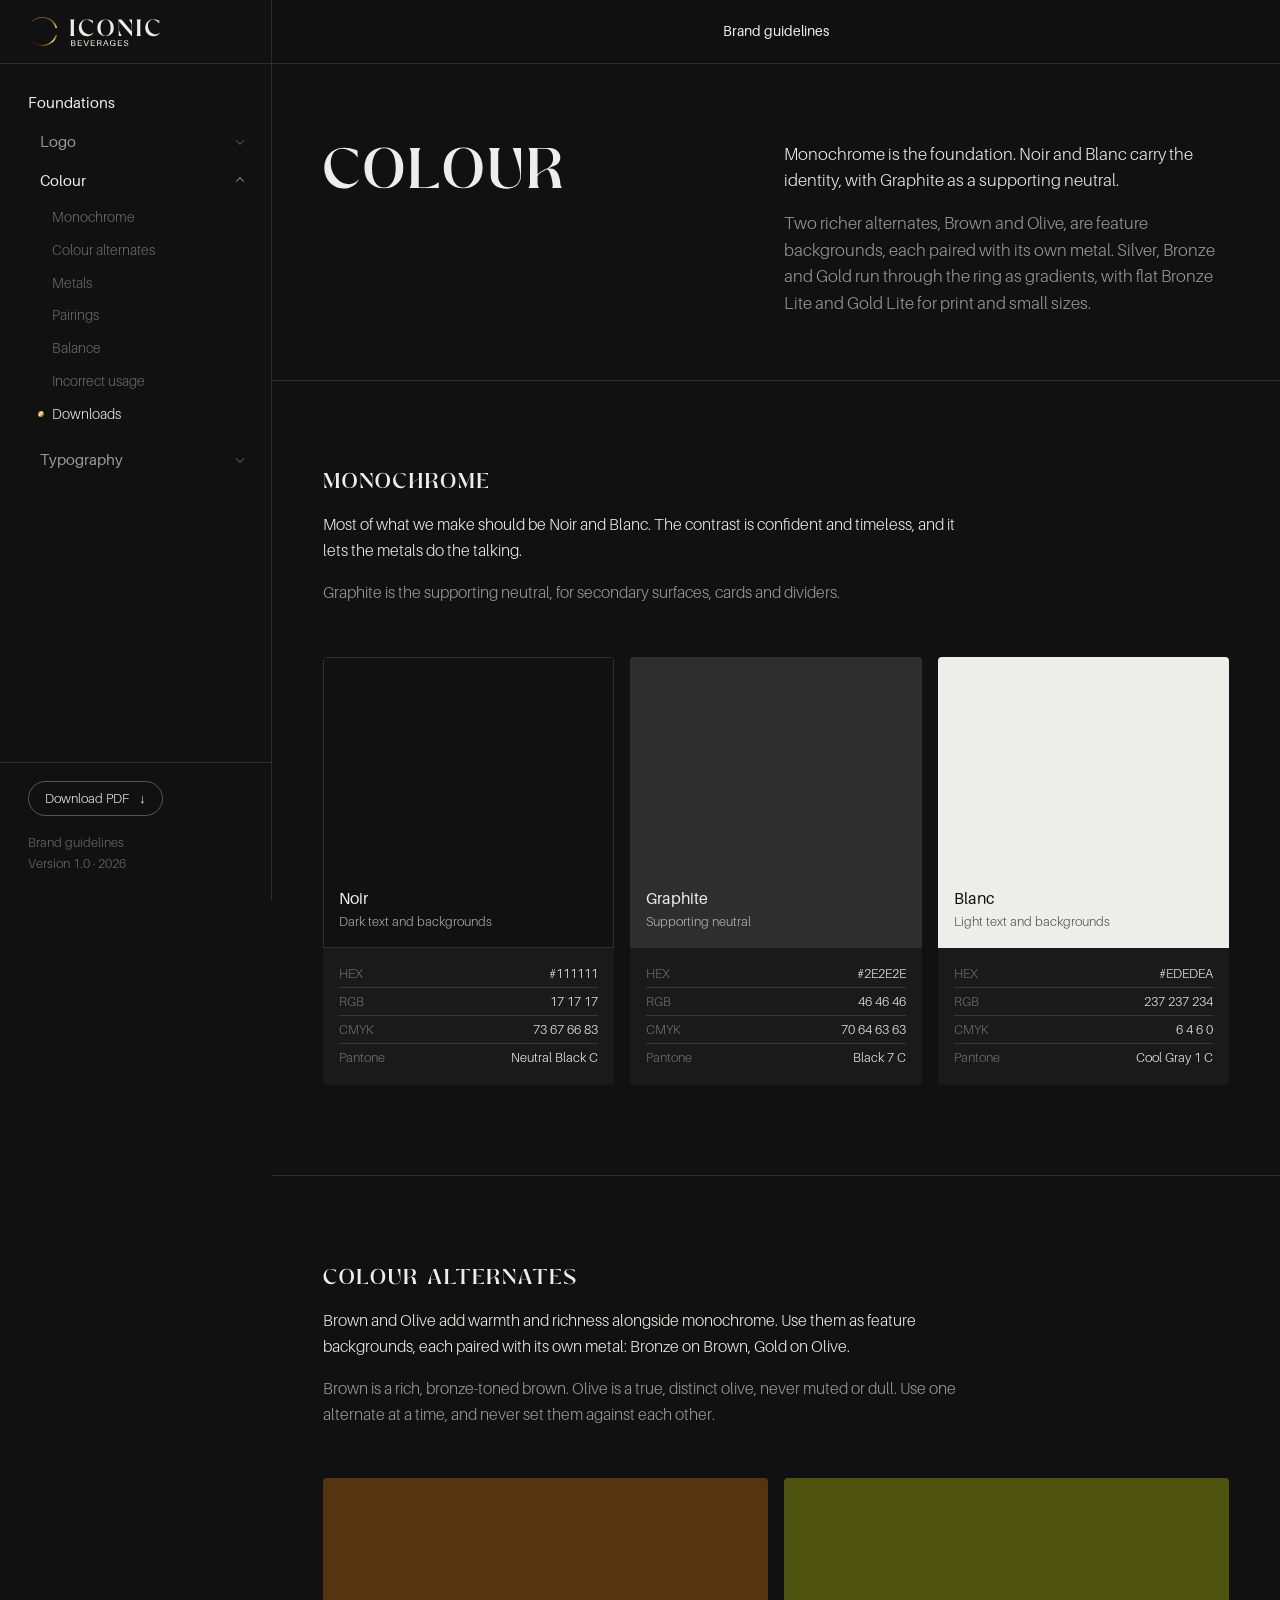
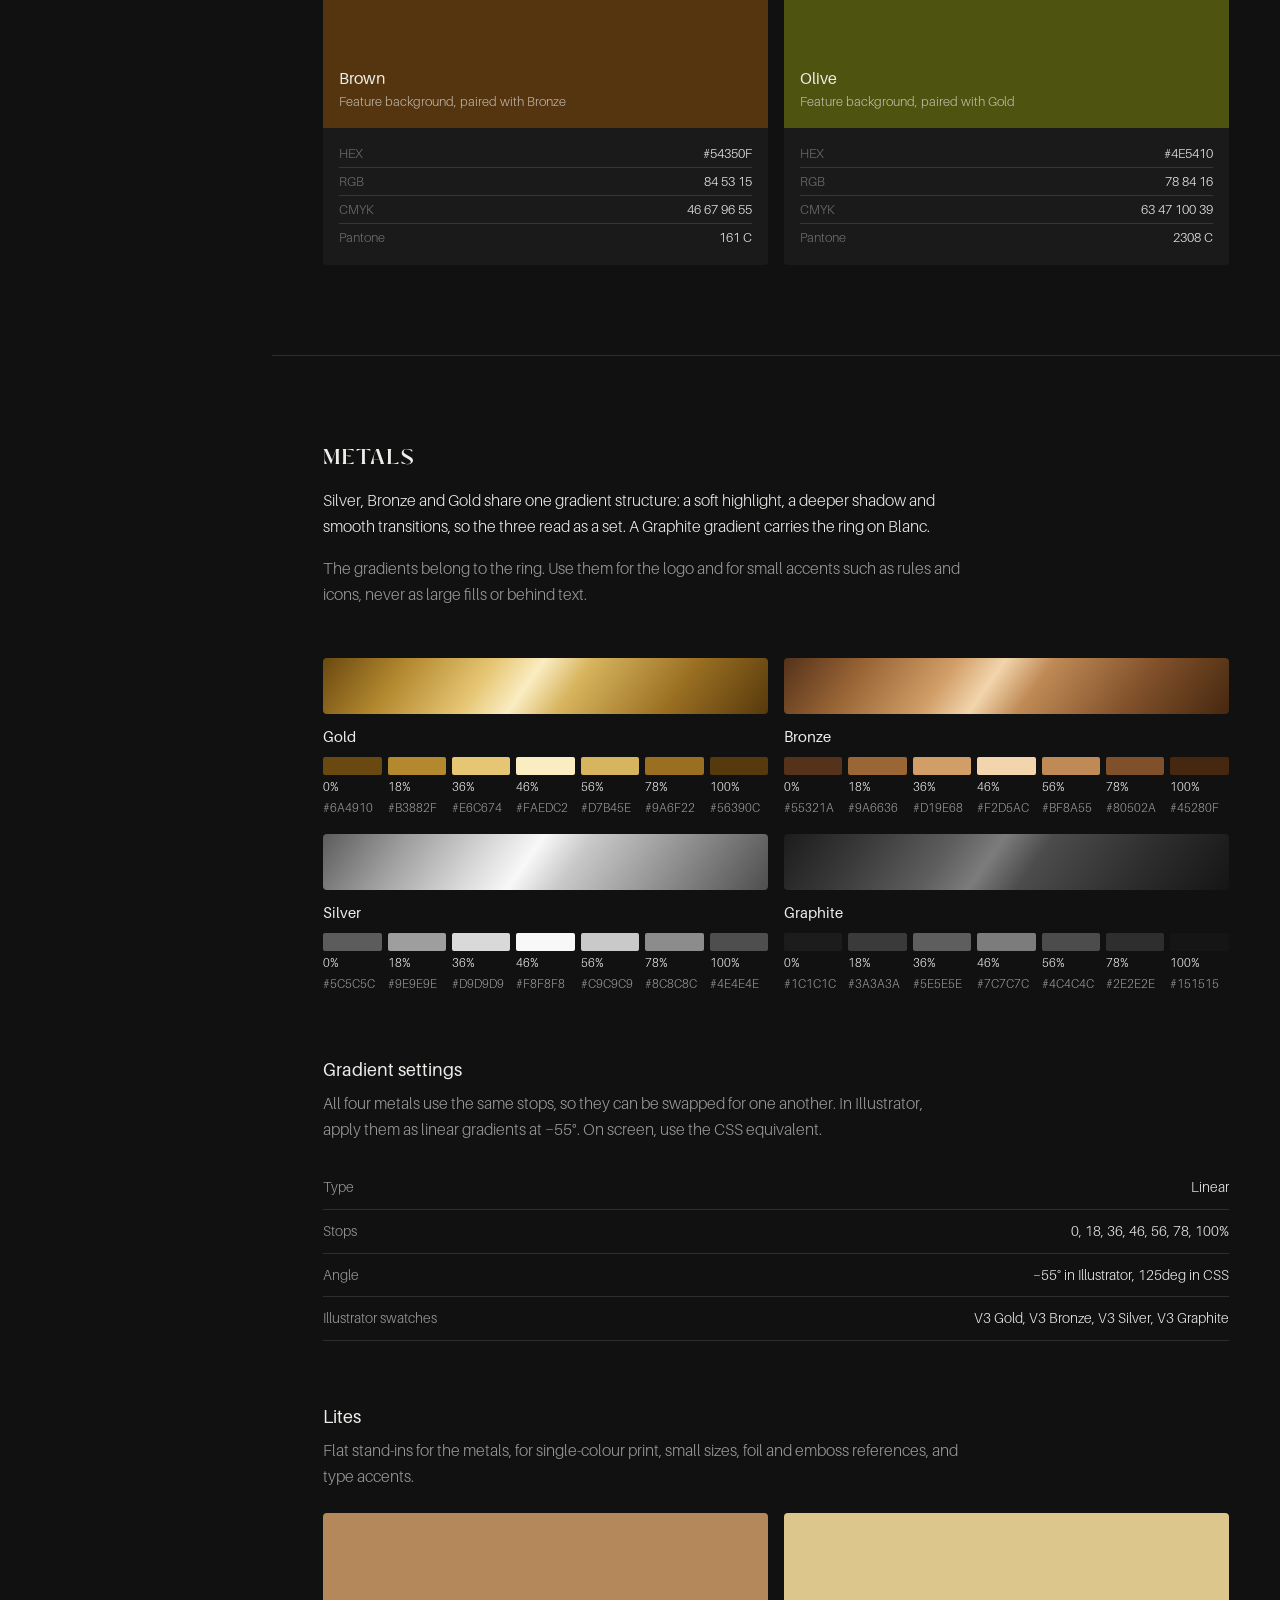
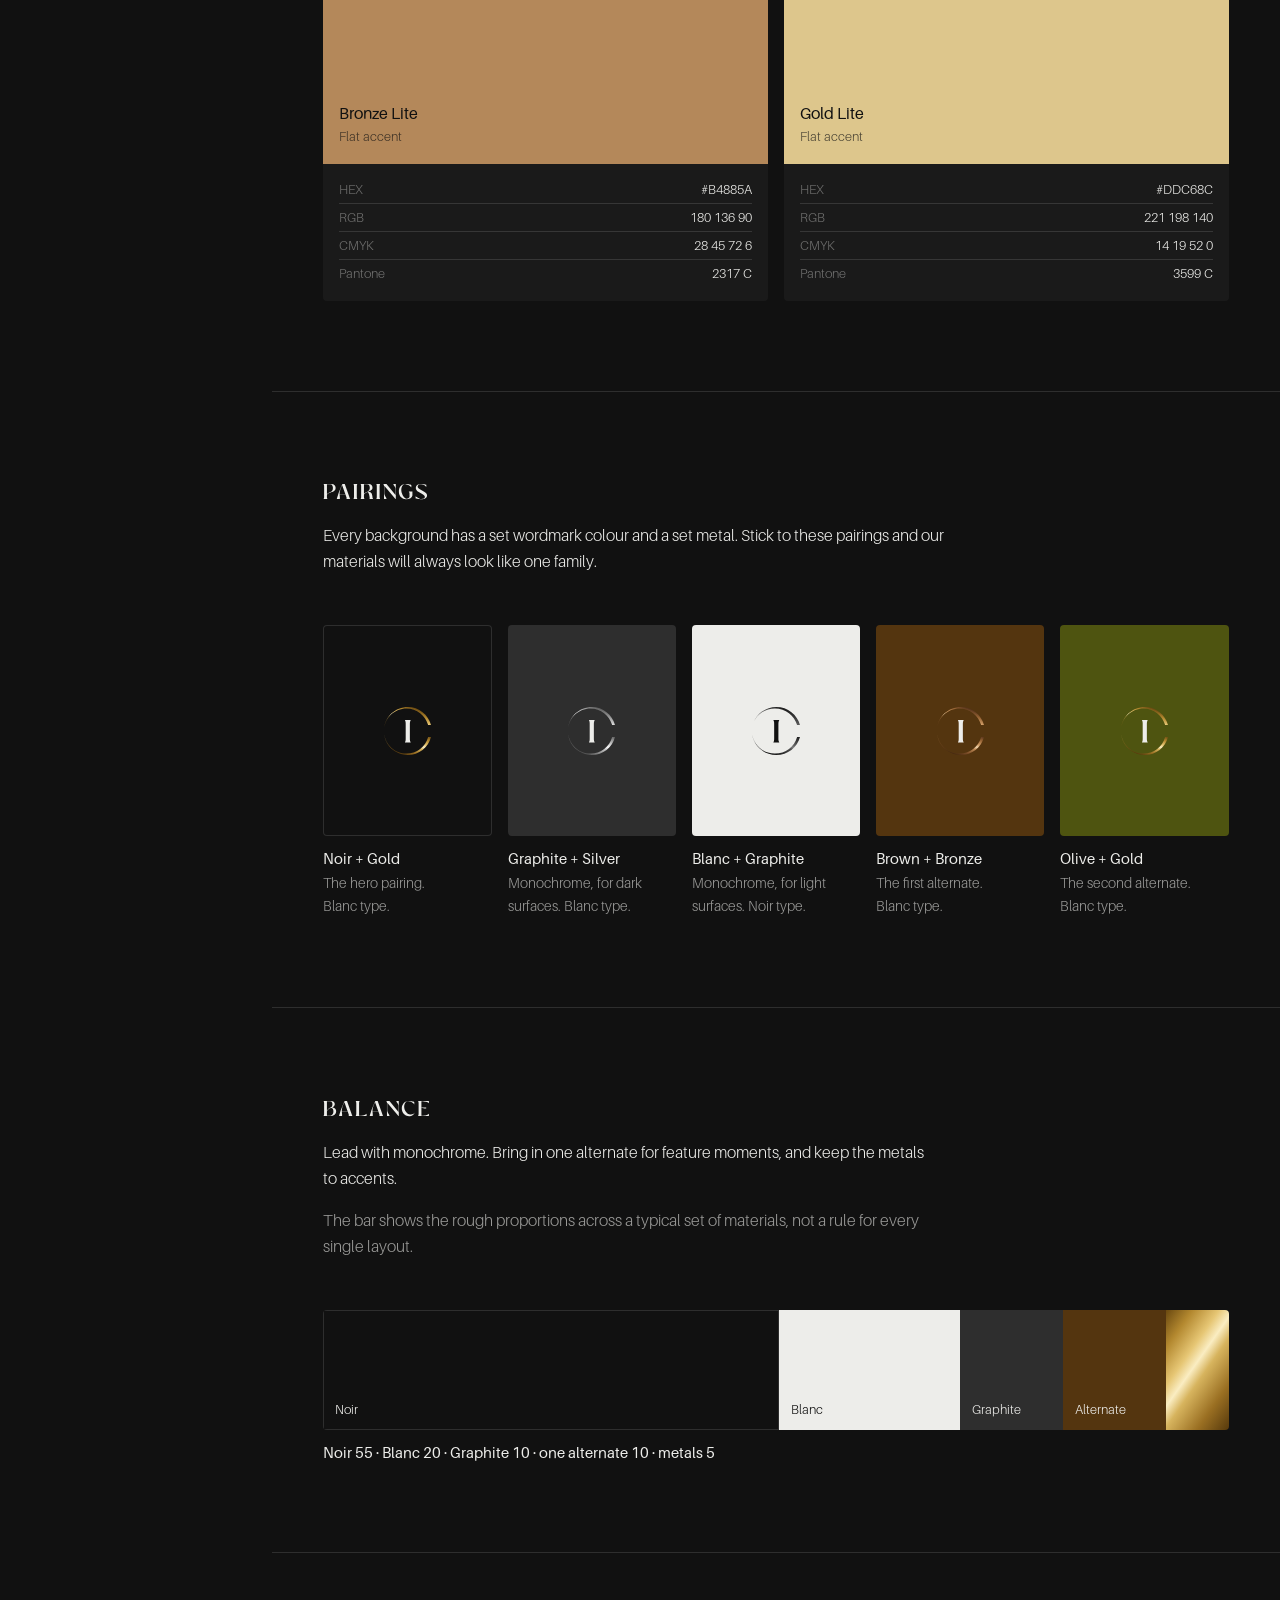
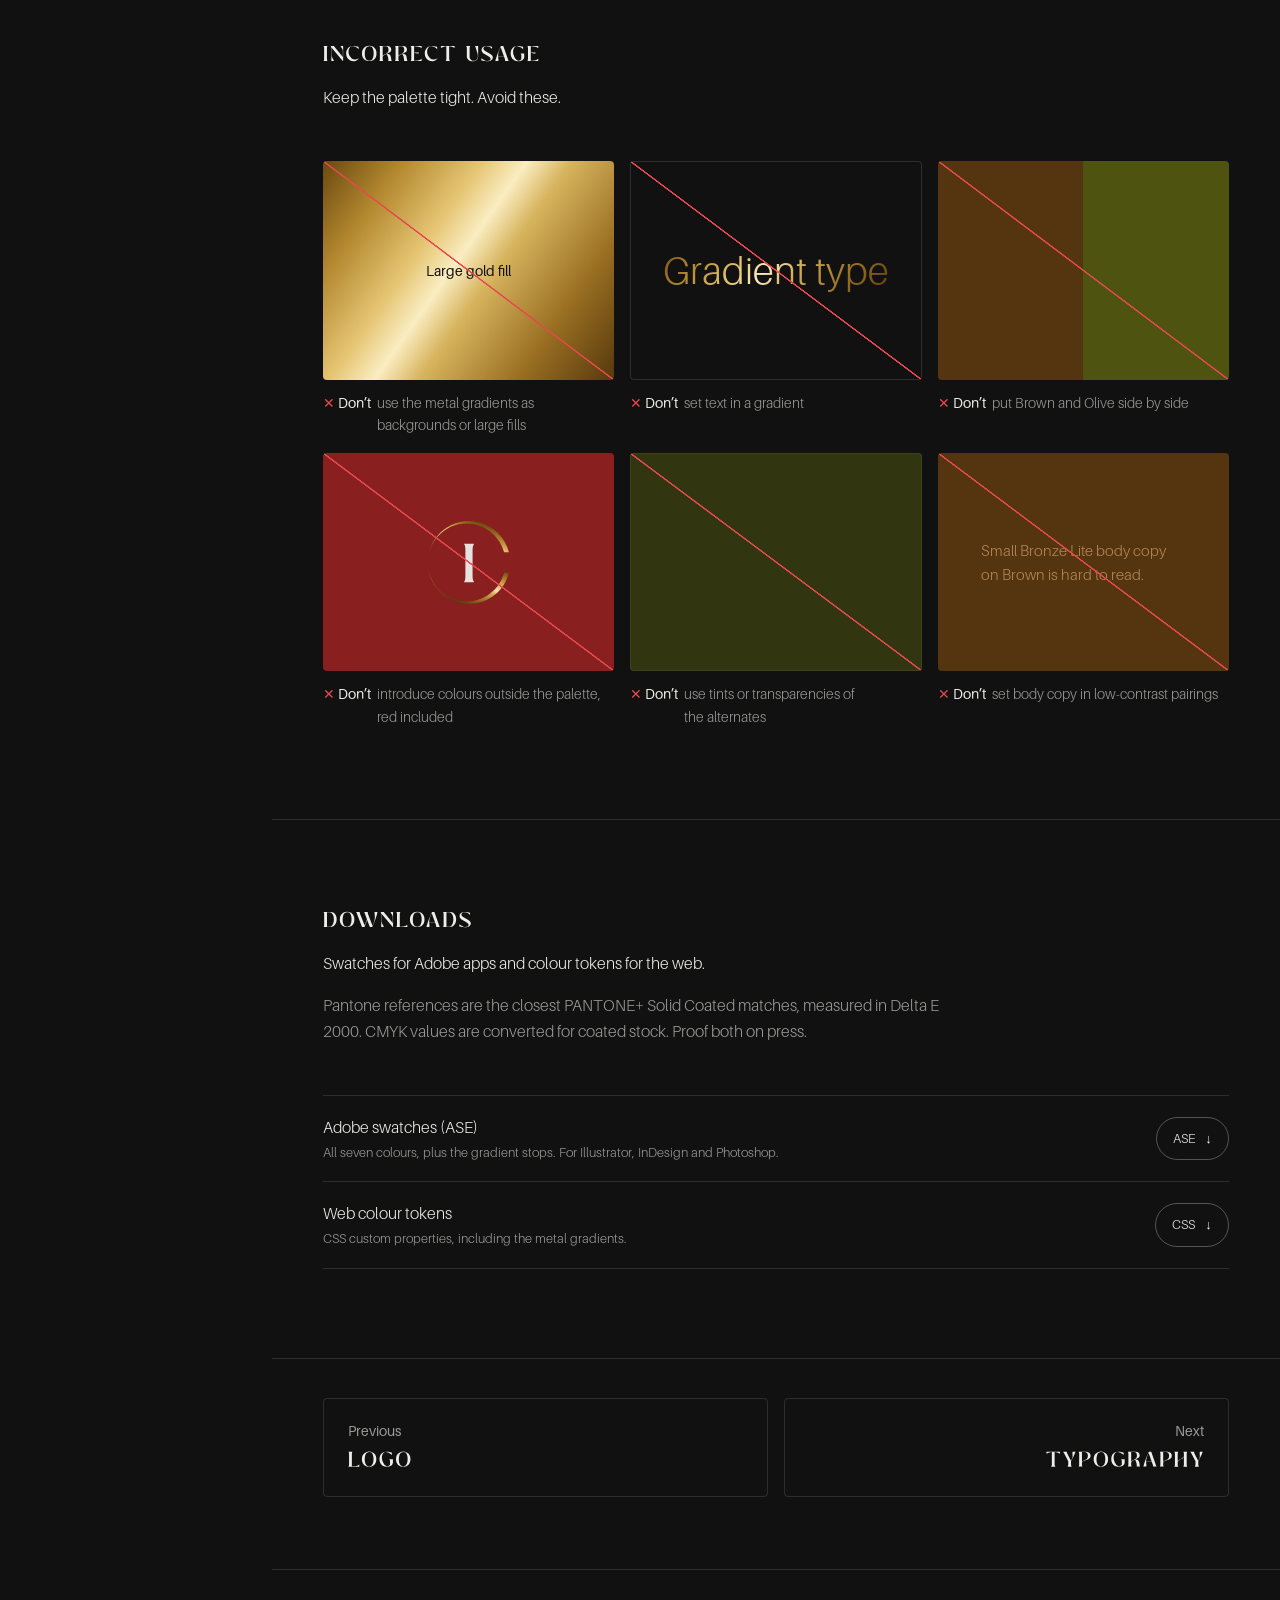
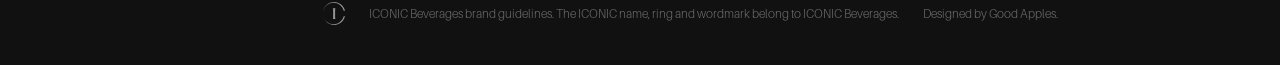
<file: colour.html>
<!doctype html>
<html lang="en-AU">
<head>
<meta charset="utf-8">
<meta name="viewport" content="width=device-width, initial-scale=1">
<title>Colour | ICONIC Brand Guidelines</title>
<meta name="description" content="Monochrome is the foundation. Noir and Blanc carry the identity, with Graphite as a supporting neutral.Two richer alternates, Brown and Olive, are feature ">
<meta name="robots" content="noindex, nofollow">
<meta name="theme-color" content="#111111">
<link rel="icon" href="assets/logo/svg/icon-gold.svg" type="image/svg+xml">
<link rel="stylesheet" href="assets/css/site.css">
</head>
<body data-page="colour">
<a class="skip" href="#main">Skip to content</a>

<aside class="sidebar" id="sidebar">
  <div class="sidebar-head">
    <a class="brand" href="index.html" aria-label="ICONIC Beverages brand guidelines home"><img src="assets/logo/svg/wide-stack-gold.svg" alt="ICONIC Beverages" width="150" height="34"></a>
  </div>
  <nav class="nav" aria-label="Guidelines">
    <a class="nav-root" href="index.html">Foundations</a>
    <ul class="nav-pages">
<li class="nav-page"><a href="logo.html">Logo</a><ul class="nav-subs"><li><a href="logo.html#suite" data-spy="suite">Logo suite</a></li><li><a href="logo.html#anatomy" data-spy="anatomy">Anatomy</a></li><li><a href="logo.html#colourways" data-spy="colourways">Colourways</a></li><li><a href="logo.html#clearspace" data-spy="clearspace">Clearspace</a></li><li><a href="logo.html#minimum-size" data-spy="minimum-size">Minimum size</a></li><li><a href="logo.html#aura" data-spy="aura">Animated aura</a></li><li><a href="logo.html#co-branding" data-spy="co-branding">Co-branding</a></li><li><a href="logo.html#misuse" data-spy="misuse">Incorrect usage</a></li><li><a href="logo.html#downloads" data-spy="downloads">Downloads</a></li></ul></li>
<li class="nav-page is-current"><a href="colour.html" aria-current=page>Colour</a><ul class="nav-subs"><li><a href="colour.html#monochrome" data-spy="monochrome">Monochrome</a></li><li><a href="colour.html#alternates" data-spy="alternates">Colour alternates</a></li><li><a href="colour.html#metals" data-spy="metals">Metals</a></li><li><a href="colour.html#pairings" data-spy="pairings">Pairings</a></li><li><a href="colour.html#balance" data-spy="balance">Balance</a></li><li><a href="colour.html#misuse" data-spy="misuse">Incorrect usage</a></li><li><a href="colour.html#downloads" data-spy="downloads">Downloads</a></li></ul></li>
<li class="nav-page"><a href="typography.html">Typography</a><ul class="nav-subs"><li><a href="typography.html#sugar-magic" data-spy="sugar-magic">Sugar Magic</a></li><li><a href="typography.html#aileron" data-spy="aileron">Aileron</a></li><li><a href="typography.html#hierarchy" data-spy="hierarchy">Hierarchy</a></li><li><a href="typography.html#typesetting" data-spy="typesetting">Typesetting</a></li><li><a href="typography.html#fallbacks" data-spy="fallbacks">Fallback fonts</a></li><li><a href="typography.html#misuse" data-spy="misuse">Incorrect usage</a></li></ul></li>
    </ul>
  </nav>
  <div class="sidebar-foot"><a class="btn" href="assets/downloads/ICONIC-Brand-Guidelines.pdf" download>Download PDF</a>Brand guidelines<br>Version 1.0 &middot; 2026</div>
</aside>

<div class="shell">
  <header class="topbar">
    <button class="menu-btn" aria-controls="sidebar" aria-expanded="false"><span></span><span></span><span class="sr">Menu</span></button>
    <a class="topbar-mark" href="index.html" aria-label="Home"><img src="assets/logo/svg/icon-gold.svg" alt="" width="28" height="28"></a>
    <span class="topbar-title">Brand guidelines</span>
  </header>

  <main id="main">
    <header class="page-head">
      <h1 class="page-title"><svg class="sm caps display" role="img" aria-label="COLOUR" viewBox="0 300 9639 1600" style="width:4.7067em;height:0.7812em;vertical-align:0.0000em" xmlns="http://www.w3.org/2000/svg"><path fill="currentColor" d="M827 1924Q685 1924 562.0 1879.0Q439 1834 342.0 1753.0Q245 1672 177.5 1559.0Q110 1446 78 1309Q48 1182 52.0 1056.5Q56 931 91.5 817.5Q127 704 193.5 607.0Q260 510 354.5 439.0Q449 368 571.5 327.5Q694 287 842 287Q896 287 968.5 295.5Q1041 304 1116.5 319.5Q1192 335 1262.0 357.5Q1332 380 1381 409L1385 685Q1340 617 1272.5 553.0Q1205 489 1123.0 438.5Q1041 388 949.5 357.5Q858 327 766 327Q717 327 670.0 336.5Q623 346 577 366Q507 397 455.0 454.0Q403 511 368.5 586.0Q334 661 319.0 750.0Q304 839 307.5 934.0Q311 1029 335.0 1126.0Q359 1223 403 1314Q448 1406 512.0 1485.0Q576 1564 655.5 1622.0Q735 1680 829.0 1713.0Q923 1746 1029 1746Q1156 1746 1258.0 1694.0Q1360 1642 1448 1530Q1408 1625 1344.5 1698.5Q1281 1772 1200.0 1822.0Q1119 1872 1024.5 1898.0Q930 1924 827 1924ZM2442.88 1882Q2544.88 1880 2630.38 1827.5Q2715.88 1775 2777.38 1675.0Q2838.88 1575 2873.38 1429.0Q2907.88 1283 2907.88 1095Q2907.88 904 2876.38 757.5Q2844.88 611 2784.88 512.5Q2724.88 414 2638.38 363.5Q2551.88 313 2441.88 314Q2335.88 315 2246.88 367.0Q2157.88 419 2094.38 519.5Q2030.88 620 1995.38 768.5Q1959.88 917 1959.88 1110Q1959.88 1296 1992.38 1440.5Q2024.88 1585 2086.88 1683.5Q2148.88 1782 2238.88 1832.5Q2328.88 1883 2442.88 1882ZM2441.88 1915Q2257.88 1915 2112.38 1858.0Q1966.88 1801 1865.38 1695.0Q1763.88 1589 1710.38 1438.0Q1656.88 1287 1656.88 1098Q1656.88 909 1710.38 758.0Q1763.88 607 1865.38 501.0Q1966.88 395 2112.38 338.0Q2257.88 281 2441.88 281Q2621.88 281 2764.38 338.0Q2906.88 395 3005.88 501.0Q3104.88 607 3157.88 758.0Q3210.88 909 3210.88 1098Q3210.88 1287 3157.88 1438.0Q3104.88 1589 3005.88 1695.0Q2906.88 1801 2764.38 1858.0Q2621.88 1915 2441.88 1915ZM3463.76 1901Q3482.76 1869 3495.26 1839.5Q3507.76 1810 3515.26 1778.0Q3522.76 1746 3526.26 1708.5Q3529.76 1671 3529.76 1624V577Q3529.76 492 3516.26 426.5Q3502.76 361 3464.76 300H3897.76Q3876.76 332 3863.26 360.5Q3849.76 389 3842.26 420.5Q3834.76 452 3832.26 489.5Q3829.76 527 3829.76 577L3830.76 1869H4037.76Q4099.76 1869 4170.76 1859.5Q4241.76 1850 4318.26 1827.0Q4394.76 1804 4473.76 1766.0Q4552.76 1728 4629.76 1671V1901ZM5616.64 1882Q5718.64 1880 5804.14 1827.5Q5889.64 1775 5951.14 1675.0Q6012.64 1575 6047.14 1429.0Q6081.64 1283 6081.64 1095Q6081.64 904 6050.14 757.5Q6018.64 611 5958.64 512.5Q5898.64 414 5812.14 363.5Q5725.64 313 5615.64 314Q5509.64 315 5420.64 367.0Q5331.64 419 5268.14 519.5Q5204.64 620 5169.14 768.5Q5133.64 917 5133.64 1110Q5133.64 1296 5166.14 1440.5Q5198.64 1585 5260.64 1683.5Q5322.64 1782 5412.64 1832.5Q5502.64 1883 5616.64 1882ZM5615.64 1915Q5431.64 1915 5286.14 1858.0Q5140.64 1801 5039.14 1695.0Q4937.64 1589 4884.14 1438.0Q4830.64 1287 4830.64 1098Q4830.64 909 4884.14 758.0Q4937.64 607 5039.14 501.0Q5140.64 395 5286.14 338.0Q5431.64 281 5615.64 281Q5795.64 281 5938.14 338.0Q6080.64 395 6179.64 501.0Q6278.64 607 6331.64 758.0Q6384.64 909 6384.64 1098Q6384.64 1287 6331.64 1438.0Q6278.64 1589 6179.64 1695.0Q6080.64 1801 5938.14 1858.0Q5795.64 1915 5615.64 1915ZM6708.52 544Q6708.52 500 6704.52 467.5Q6700.52 435 6692.02 407.5Q6683.52 380 6670.02 354.5Q6656.52 329 6637.52 300H7079.52Q7061.52 327 7048.02 352.5Q7034.52 378 7025.52 406.0Q7016.52 434 7012.52 467.5Q7008.52 501 7008.52 544L7009.52 1446Q7009.52 1535 7040.52 1613.0Q7071.52 1691 7127.02 1748.5Q7182.52 1806 7259.52 1839.0Q7336.52 1872 7427.52 1872Q7534.52 1872 7620.02 1839.0Q7705.52 1806 7765.52 1744.0Q7825.52 1682 7857.52 1594.0Q7889.52 1506 7889.52 1396Q7889.52 1320 7873.02 1225.5Q7856.52 1131 7829.52 1029.0Q7802.52 927 7769.52 823.0Q7736.52 719 7703.52 623.0Q7670.52 527 7641.02 444.0Q7611.52 361 7592.52 303H7920.52V1406Q7920.52 1525 7880.52 1621.5Q7840.52 1718 7765.52 1786.0Q7690.52 1854 7584.02 1890.5Q7477.52 1927 7344.52 1927Q7192.52 1927 7074.52 1891.0Q6956.52 1855 6875.52 1786.0Q6794.52 1717 6752.02 1616.5Q6709.52 1516 6709.52 1387ZM8582.400000000001 1653Q8582.400000000001 1697 8584.900000000001 1728.5Q8587.400000000001 1760 8593.900000000001 1787.0Q8600.400000000001 1814 8612.900000000001 1840.5Q8625.400000000001 1867 8645.400000000001 1900H8217.400000000001Q8237.400000000001 1868 8250.400000000001 1842.0Q8263.400000000001 1816 8270.400000000001 1788.5Q8277.400000000001 1761 8279.900000000001 1729.0Q8282.400000000001 1697 8282.400000000001 1653L8283.400000000001 561Q8283.400000000001 517 8280.900000000001 483.0Q8278.400000000001 449 8271.400000000001 418.5Q8264.400000000001 388 8251.900000000001 359.5Q8239.400000000001 331 8218.400000000001 300H9059.400000000001Q9161.400000000001 300 9242.900000000001 331.5Q9324.400000000001 363 9380.400000000001 416.5Q9436.400000000001 470 9465.900000000001 541.0Q9495.400000000001 612 9493.400000000001 692Q9491.400000000001 770 9466.400000000001 824.0Q9441.400000000001 878 9401.400000000001 917.0Q9361.400000000001 956 9310.900000000001 982.5Q9260.400000000001 1009 9207.400000000001 1032.0Q9154.400000000001 1055 9102.400000000001 1078.0Q9050.400000000001 1101 9008.400000000001 1131Q9033.400000000001 1125 9056.400000000001 1122.5Q9079.400000000001 1120 9102.400000000001 1120Q9198.400000000001 1120 9268.400000000001 1168.5Q9338.400000000001 1217 9385.400000000001 1300.5Q9432.400000000001 1384 9459.400000000001 1495.0Q9486.400000000001 1606 9495.400000000001 1732Q9501.400000000001 1788 9516.900000000001 1825.5Q9532.400000000001 1863 9559.400000000001 1900H9164.400000000001Q9176.400000000001 1885 9182.400000000001 1865.5Q9188.400000000001 1846 9189.900000000001 1824.0Q9191.400000000001 1802 9190.400000000001 1780.0Q9189.400000000001 1758 9186.400000000001 1739Q9182.400000000001 1692 9171.900000000001 1631.0Q9161.400000000001 1570 9145.900000000001 1505.5Q9130.400000000001 1441 9110.400000000001 1378.5Q9090.400000000001 1316 9065.900000000001 1267.5Q9041.400000000001 1219 9013.400000000001 1190.5Q8985.400000000001 1162 8954.400000000001 1164Q8917.400000000001 1177 8875.900000000001 1195.5Q8834.400000000001 1214 8792.900000000001 1237.0Q8751.400000000001 1260 8713.400000000001 1286.5Q8675.400000000001 1313 8646.900000000001 1341.5Q8618.400000000001 1370 8600.900000000001 1400.0Q8583.400000000001 1430 8583.400000000001 1459ZM8583.400000000001 1370Q8604.400000000001 1330 8640.900000000001 1299.5Q8677.400000000001 1269 8721.900000000001 1243.0Q8766.400000000001 1217 8816.900000000001 1193.5Q8867.400000000001 1170 8916.400000000001 1145Q8980.400000000001 1105 9032.400000000001 1065.5Q9084.400000000001 1026 9121.900000000001 977.0Q9159.400000000001 928 9180.400000000001 865.5Q9201.400000000001 803 9203.400000000001 716Q9205.400000000001 632 9186.900000000001 561.5Q9168.400000000001 491 9129.900000000001 440.0Q9091.400000000001 389 9033.900000000001 360.5Q8976.400000000001 332 8898.400000000001 332H8583.400000000001Z"/></svg></h1>
      <div class="page-intro"><p>Monochrome is the foundation. Noir and Blanc carry the identity, with Graphite as a supporting neutral.</p><p class="muted">Two richer alternates, Brown and Olive, are feature backgrounds, each paired with its own metal. Silver, Bronze and Gold run through the ring as gradients, with flat Bronze Lite and Gold Lite for print and small sizes.</p></div>
    </header>
<section class="sec" id="monochrome" data-nav="Monochrome">
  <div class="sec-head">
    <h2><svg class="sm caps" role="img" aria-label="MONOCHROME" viewBox="0 300 17697 1600" style="width:8.6412em;height:0.7812em;vertical-align:0.0000em" xmlns="http://www.w3.org/2000/svg"><path fill="currentColor" d="M842 1900 171 443 172 1250Q172 1343 186.0 1413.5Q200 1484 222.0 1539.0Q244 1594 270.0 1638.0Q296 1682 321.0 1723.0Q346 1764 366.0 1806.5Q386 1849 395 1900H143V499Q143 482 140.5 459.5Q138 437 128.5 410.5Q119 384 100.5 356.0Q82 328 51 300H433L971 1473L1385 300H1752Q1716 333 1696.5 384.0Q1677 435 1677 516L1678 1625Q1678 1675 1680.0 1712.0Q1682 1749 1688.5 1780.5Q1695 1812 1707.5 1840.5Q1720 1869 1742 1902H1319Q1340 1869 1352.0 1840.5Q1364 1812 1370.0 1780.5Q1376 1749 1377.5 1712.0Q1379 1675 1379 1625L1376 443L870 1900ZM2837.8 1882Q2939.8 1880 3025.3 1827.5Q3110.8 1775 3172.3 1675.0Q3233.8 1575 3268.3 1429.0Q3302.8 1283 3302.8 1095Q3302.8 904 3271.3 757.5Q3239.8 611 3179.8 512.5Q3119.8 414 3033.3 363.5Q2946.8 313 2836.8 314Q2730.8 315 2641.8 367.0Q2552.8 419 2489.3 519.5Q2425.8 620 2390.3 768.5Q2354.8 917 2354.8 1110Q2354.8 1296 2387.3 1440.5Q2419.8 1585 2481.8 1683.5Q2543.8 1782 2633.8 1832.5Q2723.8 1883 2837.8 1882ZM2836.8 1915Q2652.8 1915 2507.3 1858.0Q2361.8 1801 2260.3 1695.0Q2158.8 1589 2105.3 1438.0Q2051.8 1287 2051.8 1098Q2051.8 909 2105.3 758.0Q2158.8 607 2260.3 501.0Q2361.8 395 2507.3 338.0Q2652.8 281 2836.8 281Q3016.8 281 3159.3 338.0Q3301.8 395 3400.8 501.0Q3499.8 607 3552.8 758.0Q3605.8 909 3605.8 1098Q3605.8 1287 3552.8 1438.0Q3499.8 1589 3400.8 1695.0Q3301.8 1801 3159.3 1858.0Q3016.8 1915 2836.8 1915ZM4008.6 508Q4005.6 470 4000.1 442.0Q3994.6 414 3986.1 390.5Q3977.6 367 3966.6 345.5Q3955.6 324 3940.6 300H4274.6L5238.6 1469V809Q5238.6 766 5224.1 721.0Q5209.6 676 5186.6 631.5Q5163.6 587 5135.6 542.5Q5107.6 498 5081.1 456.0Q5054.6 414 5033.1 374.5Q5011.6 335 5000.6 300H5270.6V1900L5232.6 1899L4039.6 498L4040.6 1289Q4040.6 1343 4054.6 1395.5Q4068.6 1448 4091.1000000000004 1499.0Q4113.6 1550 4141.1 1600.0Q4168.6 1650 4196.1 1699.5Q4223.6 1749 4247.1 1799.0Q4270.6 1849 4284.6 1900H4008.6ZM6376.4 1882Q6478.4 1880 6563.9 1827.5Q6649.4 1775 6710.9 1675.0Q6772.4 1575 6806.9 1429.0Q6841.4 1283 6841.4 1095Q6841.4 904 6809.9 757.5Q6778.4 611 6718.4 512.5Q6658.4 414 6571.9 363.5Q6485.4 313 6375.4 314Q6269.4 315 6180.4 367.0Q6091.4 419 6027.9 519.5Q5964.4 620 5928.9 768.5Q5893.4 917 5893.4 1110Q5893.4 1296 5925.9 1440.5Q5958.4 1585 6020.4 1683.5Q6082.4 1782 6172.4 1832.5Q6262.4 1883 6376.4 1882ZM6375.4 1915Q6191.4 1915 6045.9 1858.0Q5900.4 1801 5798.9 1695.0Q5697.4 1589 5643.9 1438.0Q5590.4 1287 5590.4 1098Q5590.4 909 5643.9 758.0Q5697.4 607 5798.9 501.0Q5900.4 395 6045.9 338.0Q6191.4 281 6375.4 281Q6555.4 281 6697.9 338.0Q6840.4 395 6939.4 501.0Q7038.4 607 7091.4 758.0Q7144.4 909 7144.4 1098Q7144.4 1287 7091.4 1438.0Q7038.4 1589 6939.4 1695.0Q6840.4 1801 6697.9 1858.0Q6555.4 1915 6375.4 1915ZM8256.2 1924Q8114.2 1924 7991.2 1879.0Q7868.2 1834 7771.2 1753.0Q7674.2 1672 7606.7 1559.0Q7539.2 1446 7507.2 1309Q7477.2 1182 7481.2 1056.5Q7485.2 931 7520.7 817.5Q7556.2 704 7622.7 607.0Q7689.2 510 7783.7 439.0Q7878.2 368 8000.7 327.5Q8123.2 287 8271.2 287Q8325.2 287 8397.7 295.5Q8470.2 304 8545.7 319.5Q8621.2 335 8691.2 357.5Q8761.2 380 8810.2 409L8814.2 685Q8769.2 617 8701.7 553.0Q8634.2 489 8552.2 438.5Q8470.2 388 8378.7 357.5Q8287.2 327 8195.2 327Q8146.2 327 8099.2 336.5Q8052.2 346 8006.2 366Q7936.2 397 7884.2 454.0Q7832.2 511 7797.7 586.0Q7763.2 661 7748.2 750.0Q7733.2 839 7736.7 934.0Q7740.2 1029 7764.2 1126.0Q7788.2 1223 7832.2 1314Q7877.2 1406 7941.2 1485.0Q8005.2 1564 8084.7 1622.0Q8164.2 1680 8258.2 1713.0Q8352.2 1746 8458.2 1746Q8585.2 1746 8687.2 1694.0Q8789.2 1642 8877.2 1530Q8837.2 1625 8773.7 1698.5Q8710.2 1772 8629.2 1822.0Q8548.2 1872 8453.7 1898.0Q8359.2 1924 8256.2 1924ZM9211.0 1904Q9232.0 1872 9244.0 1843.5Q9256.0 1815 9262.0 1783.5Q9268.0 1752 9269.5 1714.0Q9271.0 1676 9271.0 1627V603Q9271.0 548 9269.0 505.0Q9267.0 462 9261.0 426.0Q9255.0 390 9243.0 360.0Q9231.0 330 9211.0 300H9635.0Q9615.0 330 9602.5 361.5Q9590.0 393 9583.0 429.0Q9576.0 465 9573.5 507.5Q9571.0 550 9571.0 604V1367Q9608.0 1290 9663.0 1237.0Q9718.0 1184 9782.0 1143.0Q9846.0 1102 9913.5 1068.0Q9981.0 1034 10043.0 994.0Q10105.0 954 10156.5 902.0Q10208.0 850 10239.0 775V604Q10239.0 557 10238.0 516.0Q10237.0 475 10231.0 438.0Q10225.0 401 10213.0 367.0Q10201.0 333 10179.0 300H10596.0Q10574.0 333 10562.5 366.5Q10551.0 400 10546.0 437.0Q10541.0 474 10540.0 515.0Q10539.0 556 10539.0 603V1598Q10539.0 1645 10540.5 1686.5Q10542.0 1728 10548.0 1765.0Q10554.0 1802 10565.5 1836.5Q10577.0 1871 10596.0 1904H10179.0Q10201.0 1871 10213.0 1836.5Q10225.0 1802 10231.0 1765.5Q10237.0 1729 10238.0 1688.0Q10239.0 1647 10239.0 1600V842Q10204.0 913 10151.0 961.0Q10098.0 1009 10036.0 1046.0Q9974.0 1083 9907.5 1116.5Q9841.0 1150 9778.5 1193.0Q9716.0 1236 9662.0 1295.5Q9608.0 1355 9571.0 1444V1626Q9571.0 1675 9573.0 1712.5Q9575.0 1750 9581.5 1782.0Q9588.0 1814 9601.0 1843.0Q9614.0 1872 9635.0 1904ZM11295.8 1653Q11295.8 1697 11298.3 1728.5Q11300.8 1760 11307.3 1787.0Q11313.8 1814 11326.3 1840.5Q11338.8 1867 11358.8 1900H10930.8Q10950.8 1868 10963.8 1842.0Q10976.8 1816 10983.8 1788.5Q10990.8 1761 10993.3 1729.0Q10995.8 1697 10995.8 1653L10996.8 561Q10996.8 517 10994.3 483.0Q10991.8 449 10984.8 418.5Q10977.8 388 10965.3 359.5Q10952.8 331 10931.8 300H11772.8Q11874.8 300 11956.3 331.5Q12037.8 363 12093.8 416.5Q12149.8 470 12179.3 541.0Q12208.8 612 12206.8 692Q12204.8 770 12179.8 824.0Q12154.8 878 12114.8 917.0Q12074.8 956 12024.3 982.5Q11973.8 1009 11920.8 1032.0Q11867.8 1055 11815.8 1078.0Q11763.8 1101 11721.8 1131Q11746.8 1125 11769.8 1122.5Q11792.8 1120 11815.8 1120Q11911.8 1120 11981.8 1168.5Q12051.8 1217 12098.8 1300.5Q12145.8 1384 12172.8 1495.0Q12199.8 1606 12208.8 1732Q12214.8 1788 12230.3 1825.5Q12245.8 1863 12272.8 1900H11877.8Q11889.8 1885 11895.8 1865.5Q11901.8 1846 11903.3 1824.0Q11904.8 1802 11903.8 1780.0Q11902.8 1758 11899.8 1739Q11895.8 1692 11885.3 1631.0Q11874.8 1570 11859.3 1505.5Q11843.8 1441 11823.8 1378.5Q11803.8 1316 11779.3 1267.5Q11754.8 1219 11726.8 1190.5Q11698.8 1162 11667.8 1164Q11630.8 1177 11589.3 1195.5Q11547.8 1214 11506.3 1237.0Q11464.8 1260 11426.8 1286.5Q11388.8 1313 11360.3 1341.5Q11331.8 1370 11314.3 1400.0Q11296.8 1430 11296.8 1459ZM11296.8 1370Q11317.8 1330 11354.3 1299.5Q11390.8 1269 11435.3 1243.0Q11479.8 1217 11530.3 1193.5Q11580.8 1170 11629.8 1145Q11693.8 1105 11745.8 1065.5Q11797.8 1026 11835.3 977.0Q11872.8 928 11893.8 865.5Q11914.8 803 11916.8 716Q11918.8 632 11900.3 561.5Q11881.8 491 11843.3 440.0Q11804.8 389 11747.3 360.5Q11689.8 332 11611.8 332H11296.8ZM13360.599999999999 1882Q13462.599999999999 1880 13548.099999999999 1827.5Q13633.599999999999 1775 13695.099999999999 1675.0Q13756.599999999999 1575 13791.099999999999 1429.0Q13825.599999999999 1283 13825.599999999999 1095Q13825.599999999999 904 13794.099999999999 757.5Q13762.599999999999 611 13702.599999999999 512.5Q13642.599999999999 414 13556.099999999999 363.5Q13469.599999999999 313 13359.599999999999 314Q13253.599999999999 315 13164.599999999999 367.0Q13075.599999999999 419 13012.099999999999 519.5Q12948.599999999999 620 12913.099999999999 768.5Q12877.599999999999 917 12877.599999999999 1110Q12877.599999999999 1296 12910.099999999999 1440.5Q12942.599999999999 1585 13004.599999999999 1683.5Q13066.599999999999 1782 13156.599999999999 1832.5Q13246.599999999999 1883 13360.599999999999 1882ZM13359.599999999999 1915Q13175.599999999999 1915 13030.099999999999 1858.0Q12884.599999999999 1801 12783.099999999999 1695.0Q12681.599999999999 1589 12628.099999999999 1438.0Q12574.599999999999 1287 12574.599999999999 1098Q12574.599999999999 909 12628.099999999999 758.0Q12681.599999999999 607 12783.099999999999 501.0Q12884.599999999999 395 13030.099999999999 338.0Q13175.599999999999 281 13359.599999999999 281Q13539.599999999999 281 13682.099999999999 338.0Q13824.599999999999 395 13923.599999999999 501.0Q14022.599999999999 607 14075.599999999999 758.0Q14128.599999999999 909 14128.599999999999 1098Q14128.599999999999 1287 14075.599999999999 1438.0Q14022.599999999999 1589 13923.599999999999 1695.0Q13824.599999999999 1801 13682.099999999999 1858.0Q13539.599999999999 1915 13359.599999999999 1915ZM15206.399999999998 1900 14535.399999999998 443 14536.399999999998 1250Q14536.399999999998 1343 14550.399999999998 1413.5Q14564.399999999998 1484 14586.399999999998 1539.0Q14608.399999999998 1594 14634.399999999998 1638.0Q14660.399999999998 1682 14685.399999999998 1723.0Q14710.399999999998 1764 14730.399999999998 1806.5Q14750.399999999998 1849 14759.399999999998 1900H14507.399999999998V499Q14507.399999999998 482 14504.899999999998 459.5Q14502.399999999998 437 14492.899999999998 410.5Q14483.399999999998 384 14464.899999999998 356.0Q14446.399999999998 328 14415.399999999998 300H14797.399999999998L15335.399999999998 1473L15749.399999999998 300H16116.399999999998Q16080.399999999998 333 16060.899999999998 384.0Q16041.399999999998 435 16041.399999999998 516L16042.399999999998 1625Q16042.399999999998 1675 16044.399999999998 1712.0Q16046.399999999998 1749 16052.899999999998 1780.5Q16059.399999999998 1812 16071.899999999998 1840.5Q16084.399999999998 1869 16106.399999999998 1902H15683.399999999998Q15704.399999999998 1869 15716.399999999998 1840.5Q15728.399999999998 1812 15734.399999999998 1780.5Q15740.399999999998 1749 15741.899999999998 1712.0Q15743.399999999998 1675 15743.399999999998 1625L15740.399999999998 443L15234.399999999998 1900ZM16987.199999999997 1869Q17073.199999999997 1869 17152.199999999997 1860.5Q17231.199999999997 1852 17307.199999999997 1829.5Q17383.199999999997 1807 17459.199999999997 1768.5Q17535.199999999997 1730 17615.199999999997 1671L17616.199999999997 1901H16451.199999999997Q16472.199999999997 1869 16485.199999999997 1840.5Q16498.199999999997 1812 16504.699999999997 1780.5Q16511.199999999997 1749 16513.699999999997 1711.5Q16516.199999999997 1674 16516.199999999997 1624V577Q16516.199999999997 527 16513.699999999997 489.5Q16511.199999999997 452 16504.699999999997 420.5Q16498.199999999997 389 16485.199999999997 360.5Q16472.199999999997 332 16451.199999999997 300H17615.199999999997V535Q17558.199999999997 485 17473.699999999997 446.0Q17389.199999999997 407 17292.699999999997 381.0Q17196.199999999997 355 17095.699999999997 342.0Q16995.199999999997 329 16907.199999999997 331L16816.199999999997 332V982L17324.199999999997 983V1112Q17264.199999999997 1110 17194.699999999997 1099.0Q17125.199999999997 1088 17056.199999999997 1073.0Q16987.199999999997 1058 16924.199999999997 1042.5Q16861.199999999997 1027 16816.199999999997 1017L16817.199999999997 1869Z"/></svg></h2>
    <div class="copy">
      <p>Most of what we make should be Noir and Blanc. The contrast is confident and timeless, and it lets the metals do the talking.</p>
      <p>Graphite is the supporting neutral, for secondary surfaces, cards and dividers.</p>
    </div>
  </div>
  <div class="grid g3">
    <div class="swatch tall"><div class="chipblock" style="background:#111111;box-shadow:inset 0 0 0 1px var(--line)"><span class="name">Noir</span><span class="role">Dark text and backgrounds</span></div>
      <ul class="vals"><li><span class="k">HEX</span><button class="copyable">#111111</button></li><li><span class="k">RGB</span><button class="copyable">17 17 17</button></li><li><span class="k">CMYK</span><button class="copyable">73 67 66 83</button></li><li><span class="k">Pantone</span><button class="copyable" data-copy="PANTONE Neutral Black C">Neutral Black C</button></li></ul></div>
    <div class="swatch tall"><div class="chipblock" style="background:#2E2E2E"><span class="name">Graphite</span><span class="role">Supporting neutral</span></div>
      <ul class="vals"><li><span class="k">HEX</span><button class="copyable">#2E2E2E</button></li><li><span class="k">RGB</span><button class="copyable">46 46 46</button></li><li><span class="k">CMYK</span><button class="copyable">70 64 63 63</button></li><li><span class="k">Pantone</span><button class="copyable" data-copy="PANTONE Black 7 C">Black 7 C</button></li></ul></div>
    <div class="swatch tall"><div class="chipblock" style="background:#EDEDEA;color:#111111"><span class="name">Blanc</span><span class="role">Light text and backgrounds</span></div>
      <ul class="vals"><li><span class="k">HEX</span><button class="copyable">#EDEDEA</button></li><li><span class="k">RGB</span><button class="copyable">237 237 234</button></li><li><span class="k">CMYK</span><button class="copyable">6 4 6 0</button></li><li><span class="k">Pantone</span><button class="copyable" data-copy="PANTONE Cool Gray 1 C">Cool Gray 1 C</button></li></ul></div>
  </div>
</section>

<section class="sec" id="alternates" data-nav="Colour alternates">
  <div class="sec-head">
    <h2><svg class="sm caps" role="img" aria-label="COLOUR ALTERNATES" viewBox="0 300 27030 1600" style="width:13.1981em;height:0.7812em;vertical-align:0.0000em" xmlns="http://www.w3.org/2000/svg"><path fill="currentColor" d="M827 1924Q685 1924 562.0 1879.0Q439 1834 342.0 1753.0Q245 1672 177.5 1559.0Q110 1446 78 1309Q48 1182 52.0 1056.5Q56 931 91.5 817.5Q127 704 193.5 607.0Q260 510 354.5 439.0Q449 368 571.5 327.5Q694 287 842 287Q896 287 968.5 295.5Q1041 304 1116.5 319.5Q1192 335 1262.0 357.5Q1332 380 1381 409L1385 685Q1340 617 1272.5 553.0Q1205 489 1123.0 438.5Q1041 388 949.5 357.5Q858 327 766 327Q717 327 670.0 336.5Q623 346 577 366Q507 397 455.0 454.0Q403 511 368.5 586.0Q334 661 319.0 750.0Q304 839 307.5 934.0Q311 1029 335.0 1126.0Q359 1223 403 1314Q448 1406 512.0 1485.0Q576 1564 655.5 1622.0Q735 1680 829.0 1713.0Q923 1746 1029 1746Q1156 1746 1258.0 1694.0Q1360 1642 1448 1530Q1408 1625 1344.5 1698.5Q1281 1772 1200.0 1822.0Q1119 1872 1024.5 1898.0Q930 1924 827 1924ZM2524.8 1882Q2626.8 1880 2712.3 1827.5Q2797.8 1775 2859.3 1675.0Q2920.8 1575 2955.3 1429.0Q2989.8 1283 2989.8 1095Q2989.8 904 2958.3 757.5Q2926.8 611 2866.8 512.5Q2806.8 414 2720.3 363.5Q2633.8 313 2523.8 314Q2417.8 315 2328.8 367.0Q2239.8 419 2176.3 519.5Q2112.8 620 2077.3 768.5Q2041.8 917 2041.8 1110Q2041.8 1296 2074.3 1440.5Q2106.8 1585 2168.8 1683.5Q2230.8 1782 2320.8 1832.5Q2410.8 1883 2524.8 1882ZM2523.8 1915Q2339.8 1915 2194.3 1858.0Q2048.8 1801 1947.3000000000002 1695.0Q1845.8 1589 1792.3 1438.0Q1738.8 1287 1738.8 1098Q1738.8 909 1792.3 758.0Q1845.8 607 1947.3000000000002 501.0Q2048.8 395 2194.3 338.0Q2339.8 281 2523.8 281Q2703.8 281 2846.3 338.0Q2988.8 395 3087.8 501.0Q3186.8 607 3239.8 758.0Q3292.8 909 3292.8 1098Q3292.8 1287 3239.8 1438.0Q3186.8 1589 3087.8 1695.0Q2988.8 1801 2846.3 1858.0Q2703.8 1915 2523.8 1915ZM3627.6 1901Q3646.6 1869 3659.1 1839.5Q3671.6 1810 3679.1 1778.0Q3686.6 1746 3690.1 1708.5Q3693.6 1671 3693.6 1624V577Q3693.6 492 3680.1 426.5Q3666.6 361 3628.6 300H4061.6Q4040.6 332 4027.1 360.5Q4013.6 389 4006.1 420.5Q3998.6 452 3996.1 489.5Q3993.6 527 3993.6 577L3994.6 1869H4201.6Q4263.6 1869 4334.6 1859.5Q4405.6 1850 4482.1 1827.0Q4558.6 1804 4637.6 1766.0Q4716.6 1728 4793.6 1671V1901ZM5862.4 1882Q5964.4 1880 6049.9 1827.5Q6135.4 1775 6196.9 1675.0Q6258.4 1575 6292.9 1429.0Q6327.4 1283 6327.4 1095Q6327.4 904 6295.9 757.5Q6264.4 611 6204.4 512.5Q6144.4 414 6057.9 363.5Q5971.4 313 5861.4 314Q5755.4 315 5666.4 367.0Q5577.4 419 5513.9 519.5Q5450.4 620 5414.9 768.5Q5379.4 917 5379.4 1110Q5379.4 1296 5411.9 1440.5Q5444.4 1585 5506.4 1683.5Q5568.4 1782 5658.4 1832.5Q5748.4 1883 5862.4 1882ZM5861.4 1915Q5677.4 1915 5531.9 1858.0Q5386.4 1801 5284.9 1695.0Q5183.4 1589 5129.9 1438.0Q5076.4 1287 5076.4 1098Q5076.4 909 5129.9 758.0Q5183.4 607 5284.9 501.0Q5386.4 395 5531.9 338.0Q5677.4 281 5861.4 281Q6041.4 281 6183.9 338.0Q6326.4 395 6425.4 501.0Q6524.4 607 6577.4 758.0Q6630.4 909 6630.4 1098Q6630.4 1287 6577.4 1438.0Q6524.4 1589 6425.4 1695.0Q6326.4 1801 6183.9 1858.0Q6041.4 1915 5861.4 1915ZM7036.2 544Q7036.2 500 7032.2 467.5Q7028.2 435 7019.7 407.5Q7011.2 380 6997.7 354.5Q6984.2 329 6965.2 300H7407.2Q7389.2 327 7375.7 352.5Q7362.2 378 7353.2 406.0Q7344.2 434 7340.2 467.5Q7336.2 501 7336.2 544L7337.2 1446Q7337.2 1535 7368.2 1613.0Q7399.2 1691 7454.7 1748.5Q7510.2 1806 7587.2 1839.0Q7664.2 1872 7755.2 1872Q7862.2 1872 7947.7 1839.0Q8033.2 1806 8093.2 1744.0Q8153.2 1682 8185.200000000001 1594.0Q8217.2 1506 8217.2 1396Q8217.2 1320 8200.7 1225.5Q8184.2 1131 8157.2 1029.0Q8130.2 927 8097.2 823.0Q8064.2 719 8031.2 623.0Q7998.2 527 7968.7 444.0Q7939.2 361 7920.2 303H8248.2V1406Q8248.2 1525 8208.2 1621.5Q8168.2 1718 8093.2 1786.0Q8018.2 1854 7911.7 1890.5Q7805.2 1927 7672.2 1927Q7520.2 1927 7402.2 1891.0Q7284.2 1855 7203.2 1786.0Q7122.2 1717 7079.7 1616.5Q7037.2 1516 7037.2 1387ZM8992.0 1653Q8992.0 1697 8994.5 1728.5Q8997.0 1760 9003.5 1787.0Q9010.0 1814 9022.5 1840.5Q9035.0 1867 9055.0 1900H8627.0Q8647.0 1868 8660.0 1842.0Q8673.0 1816 8680.0 1788.5Q8687.0 1761 8689.5 1729.0Q8692.0 1697 8692.0 1653L8693.0 561Q8693.0 517 8690.5 483.0Q8688.0 449 8681.0 418.5Q8674.0 388 8661.5 359.5Q8649.0 331 8628.0 300H9469.0Q9571.0 300 9652.5 331.5Q9734.0 363 9790.0 416.5Q9846.0 470 9875.5 541.0Q9905.0 612 9903.0 692Q9901.0 770 9876.0 824.0Q9851.0 878 9811.0 917.0Q9771.0 956 9720.5 982.5Q9670.0 1009 9617.0 1032.0Q9564.0 1055 9512.0 1078.0Q9460.0 1101 9418.0 1131Q9443.0 1125 9466.0 1122.5Q9489.0 1120 9512.0 1120Q9608.0 1120 9678.0 1168.5Q9748.0 1217 9795.0 1300.5Q9842.0 1384 9869.0 1495.0Q9896.0 1606 9905.0 1732Q9911.0 1788 9926.5 1825.5Q9942.0 1863 9969.0 1900H9574.0Q9586.0 1885 9592.0 1865.5Q9598.0 1846 9599.5 1824.0Q9601.0 1802 9600.0 1780.0Q9599.0 1758 9596.0 1739Q9592.0 1692 9581.5 1631.0Q9571.0 1570 9555.5 1505.5Q9540.0 1441 9520.0 1378.5Q9500.0 1316 9475.5 1267.5Q9451.0 1219 9423.0 1190.5Q9395.0 1162 9364.0 1164Q9327.0 1177 9285.5 1195.5Q9244.0 1214 9202.5 1237.0Q9161.0 1260 9123.0 1286.5Q9085.0 1313 9056.5 1341.5Q9028.0 1370 9010.5 1400.0Q8993.0 1430 8993.0 1459ZM8993.0 1370Q9014.0 1330 9050.5 1299.5Q9087.0 1269 9131.5 1243.0Q9176.0 1217 9226.5 1193.5Q9277.0 1170 9326.0 1145Q9390.0 1105 9442.0 1065.5Q9494.0 1026 9531.5 977.0Q9569.0 928 9590.0 865.5Q9611.0 803 9613.0 716Q9615.0 632 9596.5 561.5Q9578.0 491 9539.5 440.0Q9501.0 389 9443.5 360.5Q9386.0 332 9308.0 332H8993.0ZM12119.599999999999 1404H11503.599999999999Q11505.599999999999 1473 11512.599999999999 1534.5Q11519.599999999999 1596 11525.599999999999 1655.5Q11531.599999999999 1715 11533.599999999999 1775.0Q11535.599999999999 1835 11528.599999999999 1900L11203.599999999999 1899Q11226.599999999999 1806 11261.599999999999 1689.5Q11296.599999999999 1573 11340.599999999999 1441.0Q11384.599999999999 1309 11437.599999999999 1165.5Q11490.599999999999 1022 11549.599999999999 875.0Q11608.599999999999 728 11673.099999999999 582.0Q11737.599999999999 436 11804.599999999999 300H12055.599999999999L12564.599999999999 1753Q12581.599999999999 1801 12599.599999999999 1838.5Q12617.599999999999 1876 12643.599999999999 1900L12216.599999999999 1899Q12227.599999999999 1887 12235.599999999999 1870.5Q12243.599999999999 1854 12247.599999999999 1835.0Q12251.599999999999 1816 12250.599999999999 1794.0Q12249.599999999999 1772 12241.599999999999 1748ZM11776.599999999999 432Q11691.599999999999 601 11637.599999999999 739.5Q11583.599999999999 878 11553.599999999999 992.0Q11523.599999999999 1106 11513.099999999999 1199.0Q11502.599999999999 1292 11502.599999999999 1372H12108.599999999999ZM12978.399999999998 1901Q12997.399999999998 1869 13009.899999999998 1839.5Q13022.399999999998 1810 13029.899999999998 1778.0Q13037.399999999998 1746 13040.899999999998 1708.5Q13044.399999999998 1671 13044.399999999998 1624V577Q13044.399999999998 492 13030.899999999998 426.5Q13017.399999999998 361 12979.399999999998 300H13412.399999999998Q13391.399999999998 332 13377.899999999998 360.5Q13364.399999999998 389 13356.899999999998 420.5Q13349.399999999998 452 13346.899999999998 489.5Q13344.399999999998 527 13344.399999999998 577L13345.399999999998 1869H13552.399999999998Q13614.399999999998 1869 13685.399999999998 1859.5Q13756.399999999998 1850 13832.899999999998 1827.0Q13909.399999999998 1804 13988.399999999998 1766.0Q14067.399999999998 1728 14144.399999999998 1671V1901ZM14706.199999999997 1901Q14726.199999999997 1870 14740.699999999997 1842.5Q14755.199999999997 1815 14764.199999999997 1784.5Q14773.199999999997 1754 14777.699999999997 1718.5Q14782.199999999997 1683 14782.199999999997 1635L14781.199999999997 332H14757.199999999997Q14674.199999999997 332 14594.199999999997 349.5Q14514.199999999997 367 14442.699999999997 394.5Q14371.199999999997 422 14310.199999999997 455.5Q14249.199999999997 489 14204.199999999997 521V300H15660.199999999997V521Q15624.199999999997 489 15565.199999999997 455.5Q15506.199999999997 422 15432.699999999997 394.5Q15359.199999999997 367 15275.699999999997 349.5Q15192.199999999997 332 15108.199999999997 332H15081.199999999997L15082.199999999997 1624Q15082.199999999997 1674 15086.199999999997 1711.5Q15090.199999999997 1749 15099.199999999997 1780.5Q15108.199999999997 1812 15123.199999999997 1840.5Q15138.199999999997 1869 15159.199999999997 1901ZM16530.999999999996 1869Q16616.999999999996 1869 16695.999999999996 1860.5Q16774.999999999996 1852 16850.999999999996 1829.5Q16926.999999999996 1807 17002.999999999996 1768.5Q17078.999999999996 1730 17158.999999999996 1671L17159.999999999996 1901H15994.999999999996Q16015.999999999996 1869 16028.999999999996 1840.5Q16041.999999999996 1812 16048.499999999996 1780.5Q16054.999999999996 1749 16057.499999999996 1711.5Q16059.999999999996 1674 16059.999999999996 1624V577Q16059.999999999996 527 16057.499999999996 489.5Q16054.999999999996 452 16048.499999999996 420.5Q16041.999999999996 389 16028.999999999996 360.5Q16015.999999999996 332 15994.999999999996 300H17158.999999999996V535Q17101.999999999996 485 17017.499999999996 446.0Q16932.999999999996 407 16836.499999999996 381.0Q16739.999999999996 355 16639.499999999996 342.0Q16538.999999999996 329 16450.999999999996 331L16359.999999999996 332V982L16867.999999999996 983V1112Q16807.999999999996 1110 16738.499999999996 1099.0Q16668.999999999996 1088 16599.999999999996 1073.0Q16530.999999999996 1058 16467.999999999996 1042.5Q16404.999999999996 1027 16359.999999999996 1017L16360.999999999996 1869ZM17860.799999999996 1653Q17860.799999999996 1697 17863.299999999996 1728.5Q17865.799999999996 1760 17872.299999999996 1787.0Q17878.799999999996 1814 17891.299999999996 1840.5Q17903.799999999996 1867 17923.799999999996 1900H17495.799999999996Q17515.799999999996 1868 17528.799999999996 1842.0Q17541.799999999996 1816 17548.799999999996 1788.5Q17555.799999999996 1761 17558.299999999996 1729.0Q17560.799999999996 1697 17560.799999999996 1653L17561.799999999996 561Q17561.799999999996 517 17559.299999999996 483.0Q17556.799999999996 449 17549.799999999996 418.5Q17542.799999999996 388 17530.299999999996 359.5Q17517.799999999996 331 17496.799999999996 300H18337.799999999996Q18439.799999999996 300 18521.299999999996 331.5Q18602.799999999996 363 18658.799999999996 416.5Q18714.799999999996 470 18744.299999999996 541.0Q18773.799999999996 612 18771.799999999996 692Q18769.799999999996 770 18744.799999999996 824.0Q18719.799999999996 878 18679.799999999996 917.0Q18639.799999999996 956 18589.299999999996 982.5Q18538.799999999996 1009 18485.799999999996 1032.0Q18432.799999999996 1055 18380.799999999996 1078.0Q18328.799999999996 1101 18286.799999999996 1131Q18311.799999999996 1125 18334.799999999996 1122.5Q18357.799999999996 1120 18380.799999999996 1120Q18476.799999999996 1120 18546.799999999996 1168.5Q18616.799999999996 1217 18663.799999999996 1300.5Q18710.799999999996 1384 18737.799999999996 1495.0Q18764.799999999996 1606 18773.799999999996 1732Q18779.799999999996 1788 18795.299999999996 1825.5Q18810.799999999996 1863 18837.799999999996 1900H18442.799999999996Q18454.799999999996 1885 18460.799999999996 1865.5Q18466.799999999996 1846 18468.299999999996 1824.0Q18469.799999999996 1802 18468.799999999996 1780.0Q18467.799999999996 1758 18464.799999999996 1739Q18460.799999999996 1692 18450.299999999996 1631.0Q18439.799999999996 1570 18424.299999999996 1505.5Q18408.799999999996 1441 18388.799999999996 1378.5Q18368.799999999996 1316 18344.299999999996 1267.5Q18319.799999999996 1219 18291.799999999996 1190.5Q18263.799999999996 1162 18232.799999999996 1164Q18195.799999999996 1177 18154.299999999996 1195.5Q18112.799999999996 1214 18071.299999999996 1237.0Q18029.799999999996 1260 17991.799999999996 1286.5Q17953.799999999996 1313 17925.299999999996 1341.5Q17896.799999999996 1370 17879.299999999996 1400.0Q17861.799999999996 1430 17861.799999999996 1459ZM17861.799999999996 1370Q17882.799999999996 1330 17919.299999999996 1299.5Q17955.799999999996 1269 18000.299999999996 1243.0Q18044.799999999996 1217 18095.299999999996 1193.5Q18145.799999999996 1170 18194.799999999996 1145Q18258.799999999996 1105 18310.799999999996 1065.5Q18362.799999999996 1026 18400.299999999996 977.0Q18437.799999999996 928 18458.799999999996 865.5Q18479.799999999996 803 18481.799999999996 716Q18483.799999999996 632 18465.299999999996 561.5Q18446.799999999996 491 18408.299999999996 440.0Q18369.799999999996 389 18312.299999999996 360.5Q18254.799999999996 332 18176.799999999996 332H17861.799999999996ZM19240.599999999995 508Q19237.599999999995 470 19232.099999999995 442.0Q19226.599999999995 414 19218.099999999995 390.5Q19209.599999999995 367 19198.599999999995 345.5Q19187.599999999995 324 19172.599999999995 300H19506.599999999995L20470.599999999995 1469V809Q20470.599999999995 766 20456.099999999995 721.0Q20441.599999999995 676 20418.599999999995 631.5Q20395.599999999995 587 20367.599999999995 542.5Q20339.599999999995 498 20313.099999999995 456.0Q20286.599999999995 414 20265.099999999995 374.5Q20243.599999999995 335 20232.599999999995 300H20502.599999999995V1900L20464.599999999995 1899L19271.599999999995 498L19272.599999999995 1289Q19272.599999999995 1343 19286.599999999995 1395.5Q19300.599999999995 1448 19323.099999999995 1499.0Q19345.599999999995 1550 19373.099999999995 1600.0Q19400.599999999995 1650 19428.099999999995 1699.5Q19455.599999999995 1749 19479.099999999995 1799.0Q19502.599999999995 1849 19516.599999999995 1900H19240.599999999995ZM21773.399999999994 1404H21157.399999999994Q21159.399999999994 1473 21166.399999999994 1534.5Q21173.399999999994 1596 21179.399999999994 1655.5Q21185.399999999994 1715 21187.399999999994 1775.0Q21189.399999999994 1835 21182.399999999994 1900L20857.399999999994 1899Q20880.399999999994 1806 20915.399999999994 1689.5Q20950.399999999994 1573 20994.399999999994 1441.0Q21038.399999999994 1309 21091.399999999994 1165.5Q21144.399999999994 1022 21203.399999999994 875.0Q21262.399999999994 728 21326.899999999994 582.0Q21391.399999999994 436 21458.399999999994 300H21709.399999999994L22218.399999999994 1753Q22235.399999999994 1801 22253.399999999994 1838.5Q22271.399999999994 1876 22297.399999999994 1900L21870.399999999994 1899Q21881.399999999994 1887 21889.399999999994 1870.5Q21897.399999999994 1854 21901.399999999994 1835.0Q21905.399999999994 1816 21904.399999999994 1794.0Q21903.399999999994 1772 21895.399999999994 1748ZM21430.399999999994 432Q21345.399999999994 601 21291.399999999994 739.5Q21237.399999999994 878 21207.399999999994 992.0Q21177.399999999994 1106 21166.899999999994 1199.0Q21156.399999999994 1292 21156.399999999994 1372H21762.399999999994ZM22931.199999999993 1901Q22951.199999999993 1870 22965.699999999993 1842.5Q22980.199999999993 1815 22989.199999999993 1784.5Q22998.199999999993 1754 23002.699999999993 1718.5Q23007.199999999993 1683 23007.199999999993 1635L23006.199999999993 332H22982.199999999993Q22899.199999999993 332 22819.199999999993 349.5Q22739.199999999993 367 22667.699999999993 394.5Q22596.199999999993 422 22535.199999999993 455.5Q22474.199999999993 489 22429.199999999993 521V300H23885.199999999993V521Q23849.199999999993 489 23790.199999999993 455.5Q23731.199999999993 422 23657.699999999993 394.5Q23584.199999999993 367 23500.699999999993 349.5Q23417.199999999993 332 23333.199999999993 332H23306.199999999993L23307.199999999993 1624Q23307.199999999993 1674 23311.199999999993 1711.5Q23315.199999999993 1749 23324.199999999993 1780.5Q23333.199999999993 1812 23348.199999999993 1840.5Q23363.199999999993 1869 23384.199999999993 1901ZM24755.999999999993 1869Q24841.999999999993 1869 24920.999999999993 1860.5Q24999.999999999993 1852 25075.999999999993 1829.5Q25151.999999999993 1807 25227.999999999993 1768.5Q25303.999999999993 1730 25383.999999999993 1671L25384.999999999993 1901H24219.999999999993Q24240.999999999993 1869 24253.999999999993 1840.5Q24266.999999999993 1812 24273.499999999993 1780.5Q24279.999999999993 1749 24282.499999999993 1711.5Q24284.999999999993 1674 24284.999999999993 1624V577Q24284.999999999993 527 24282.499999999993 489.5Q24279.999999999993 452 24273.499999999993 420.5Q24266.999999999993 389 24253.999999999993 360.5Q24240.999999999993 332 24219.999999999993 300H25383.999999999993V535Q25326.999999999993 485 25242.499999999993 446.0Q25157.999999999993 407 25061.499999999993 381.0Q24964.999999999993 355 24864.499999999993 342.0Q24763.999999999993 329 24675.999999999993 331L24584.999999999993 332V982L25092.999999999993 983V1112Q25032.999999999993 1110 24963.499999999993 1099.0Q24893.999999999993 1088 24824.999999999993 1073.0Q24755.999999999993 1058 24692.999999999993 1042.5Q24629.999999999993 1027 24584.999999999993 1017L24585.999999999993 1869ZM26866.799999999992 614Q26819.799999999992 556 26762.799999999992 503.0Q26705.799999999992 450 26636.299999999992 409.5Q26566.799999999992 369 26483.799999999992 345.0Q26400.799999999992 321 26301.799999999992 322Q26228.799999999992 322 26168.299999999992 338.0Q26107.799999999992 354 26062.799999999992 382.0Q26017.799999999992 410 25989.299999999992 447.0Q25960.799999999992 484 25951.799999999992 527Q25930.799999999992 620 25987.799999999992 700.0Q26044.799999999992 780 26183.799999999992 861L26639.799999999992 1132Q26727.799999999992 1182 26790.799999999992 1238.5Q26853.799999999992 1295 26891.799999999992 1353.5Q26929.799999999992 1412 26942.299999999992 1471.0Q26954.799999999992 1530 26942.799999999992 1585Q26928.799999999992 1657 26888.799999999992 1719.5Q26848.799999999992 1782 26775.299999999992 1828.5Q26701.799999999992 1875 26591.299999999992 1901.5Q26480.799999999992 1928 26325.799999999992 1928Q26290.799999999992 1928 26240.299999999992 1923.5Q26189.799999999992 1919 26132.799999999992 1910.5Q26075.799999999992 1902 26015.799999999992 1891.0Q25955.799999999992 1880 25900.799999999992 1867.0Q25845.799999999992 1854 25799.299999999992 1840.5Q25752.799999999992 1827 25723.799999999992 1813V1602Q25784.799999999992 1647 25854.799999999992 1698.0Q25924.799999999992 1749 26001.299999999992 1792.5Q26077.799999999992 1836 26158.799999999992 1864.5Q26239.799999999992 1893 26323.799999999992 1895Q26410.799999999992 1897 26481.299999999992 1883.5Q26551.799999999992 1870 26602.799999999992 1843.0Q26653.799999999992 1816 26682.799999999992 1776.5Q26711.799999999992 1737 26714.799999999992 1688Q26719.799999999992 1608 26647.799999999992 1526.0Q26575.799999999992 1444 26431.799999999992 1361L26015.799999999992 1117Q25951.799999999992 1082 25901.799999999992 1037.5Q25851.799999999992 993 25817.799999999992 942.0Q25783.799999999992 891 25766.299999999992 834.5Q25748.799999999992 778 25749.799999999992 719Q25750.799999999992 635 25776.799999999992 571.0Q25802.799999999992 507 25846.799999999992 459.0Q25890.799999999992 411 25949.799999999992 379.0Q26008.799999999992 347 26075.799999999992 327.0Q26142.799999999992 307 26214.799999999992 298.5Q26286.799999999992 290 26356.799999999992 290Q26428.799999999992 290 26500.799999999992 297.0Q26572.799999999992 304 26639.299999999992 316.0Q26705.799999999992 328 26764.799999999992 345.0Q26823.799999999992 362 26870.799999999992 383Z"/></svg></h2>
    <div class="copy">
      <p>Brown and Olive add warmth and richness alongside monochrome. Use them as feature backgrounds, each paired with its own metal: Bronze on Brown, Gold on Olive.</p>
      <p>Brown is a rich, bronze-toned brown. Olive is a true, distinct olive, never muted or dull. Use one alternate at a time, and never set them against each other.</p>
    </div>
  </div>
  <div class="grid g2">
    <div class="swatch"><div class="chipblock" style="background:#54350F;aspect-ratio:16/9"><span class="name">Brown</span><span class="role">Feature background, paired with Bronze</span></div>
      <ul class="vals"><li><span class="k">HEX</span><button class="copyable">#54350F</button></li><li><span class="k">RGB</span><button class="copyable">84 53 15</button></li><li><span class="k">CMYK</span><button class="copyable">46 67 96 55</button></li><li><span class="k">Pantone</span><button class="copyable" data-copy="PANTONE 161 C">161 C</button></li></ul></div>
    <div class="swatch"><div class="chipblock" style="background:#4E5410;aspect-ratio:16/9"><span class="name">Olive</span><span class="role">Feature background, paired with Gold</span></div>
      <ul class="vals"><li><span class="k">HEX</span><button class="copyable">#4E5410</button></li><li><span class="k">RGB</span><button class="copyable">78 84 16</button></li><li><span class="k">CMYK</span><button class="copyable">63 47 100 39</button></li><li><span class="k">Pantone</span><button class="copyable" data-copy="PANTONE 2308 C">2308 C</button></li></ul></div>
  </div>
</section>

<section class="sec" id="metals" data-nav="Metals">
  <div class="sec-head">
    <h2><svg class="sm caps" role="img" aria-label="METALS" viewBox="0 300 9683 1600" style="width:4.7280em;height:0.7812em;vertical-align:0.0000em" xmlns="http://www.w3.org/2000/svg"><path fill="currentColor" d="M842 1900 171 443 172 1250Q172 1343 186.0 1413.5Q200 1484 222.0 1539.0Q244 1594 270.0 1638.0Q296 1682 321.0 1723.0Q346 1764 366.0 1806.5Q386 1849 395 1900H143V499Q143 482 140.5 459.5Q138 437 128.5 410.5Q119 384 100.5 356.0Q82 328 51 300H433L971 1473L1385 300H1752Q1716 333 1696.5 384.0Q1677 435 1677 516L1678 1625Q1678 1675 1680.0 1712.0Q1682 1749 1688.5 1780.5Q1695 1812 1707.5 1840.5Q1720 1869 1742 1902H1319Q1340 1869 1352.0 1840.5Q1364 1812 1370.0 1780.5Q1376 1749 1377.5 1712.0Q1379 1675 1379 1625L1376 443L870 1900ZM2622.8 1869Q2708.8 1869 2787.8 1860.5Q2866.8 1852 2942.8 1829.5Q3018.8 1807 3094.8 1768.5Q3170.8 1730 3250.8 1671L3251.8 1901H2086.8Q2107.8 1869 2120.8 1840.5Q2133.8 1812 2140.3 1780.5Q2146.8 1749 2149.3 1711.5Q2151.8 1674 2151.8 1624V577Q2151.8 527 2149.3 489.5Q2146.8 452 2140.3 420.5Q2133.8 389 2120.8 360.5Q2107.8 332 2086.8 300H3250.8V535Q3193.8 485 3109.3 446.0Q3024.8 407 2928.3 381.0Q2831.8 355 2731.3 342.0Q2630.8 329 2542.8 331L2451.8 332V982L2959.8 983V1112Q2899.8 1110 2830.3 1099.0Q2760.8 1088 2691.8 1073.0Q2622.8 1058 2559.8 1042.5Q2496.8 1027 2451.8 1017L2452.8 1869ZM4089.6 1901Q4109.6 1870 4124.1 1842.5Q4138.6 1815 4147.6 1784.5Q4156.6 1754 4161.1 1718.5Q4165.6 1683 4165.6 1635L4164.6 332H4140.6Q4057.6 332 3977.6 349.5Q3897.6 367 3826.1 394.5Q3754.6 422 3693.6 455.5Q3632.6 489 3587.6 521V300H5043.6V521Q5007.6 489 4948.6 455.5Q4889.6 422 4816.1 394.5Q4742.6 367 4659.1 349.5Q4575.6 332 4491.6 332H4464.6L4465.6 1624Q4465.6 1674 4469.6 1711.5Q4473.6 1749 4482.6 1780.5Q4491.6 1812 4506.6 1840.5Q4521.6 1869 4542.6 1901ZM6014.4 1404H5398.4Q5400.4 1473 5407.4 1534.5Q5414.4 1596 5420.4 1655.5Q5426.4 1715 5428.4 1775.0Q5430.4 1835 5423.4 1900L5098.4 1899Q5121.4 1806 5156.4 1689.5Q5191.4 1573 5235.4 1441.0Q5279.4 1309 5332.4 1165.5Q5385.4 1022 5444.4 875.0Q5503.4 728 5567.9 582.0Q5632.4 436 5699.4 300H5950.4L6459.4 1753Q6476.4 1801 6494.4 1838.5Q6512.4 1876 6538.4 1900L6111.4 1899Q6122.4 1887 6130.4 1870.5Q6138.4 1854 6142.4 1835.0Q6146.4 1816 6145.4 1794.0Q6144.4 1772 6136.4 1748ZM5671.4 432Q5586.4 601 5532.4 739.5Q5478.4 878 5448.4 992.0Q5418.4 1106 5407.9 1199.0Q5397.4 1292 5397.4 1372H6003.4ZM6873.2 1901Q6892.2 1869 6904.7 1839.5Q6917.2 1810 6924.7 1778.0Q6932.2 1746 6935.7 1708.5Q6939.2 1671 6939.2 1624V577Q6939.2 492 6925.7 426.5Q6912.2 361 6874.2 300H7307.2Q7286.2 332 7272.7 360.5Q7259.2 389 7251.7 420.5Q7244.2 452 7241.7 489.5Q7239.2 527 7239.2 577L7240.2 1869H7447.2Q7509.2 1869 7580.2 1859.5Q7651.2 1850 7727.7 1827.0Q7804.2 1804 7883.2 1766.0Q7962.2 1728 8039.2 1671V1901ZM9520.0 614Q9473.0 556 9416.0 503.0Q9359.0 450 9289.5 409.5Q9220.0 369 9137.0 345.0Q9054.0 321 8955.0 322Q8882.0 322 8821.5 338.0Q8761.0 354 8716.0 382.0Q8671.0 410 8642.5 447.0Q8614.0 484 8605.0 527Q8584.0 620 8641.0 700.0Q8698.0 780 8837.0 861L9293.0 1132Q9381.0 1182 9444.0 1238.5Q9507.0 1295 9545.0 1353.5Q9583.0 1412 9595.5 1471.0Q9608.0 1530 9596.0 1585Q9582.0 1657 9542.0 1719.5Q9502.0 1782 9428.5 1828.5Q9355.0 1875 9244.5 1901.5Q9134.0 1928 8979.0 1928Q8944.0 1928 8893.5 1923.5Q8843.0 1919 8786.0 1910.5Q8729.0 1902 8669.0 1891.0Q8609.0 1880 8554.0 1867.0Q8499.0 1854 8452.5 1840.5Q8406.0 1827 8377.0 1813V1602Q8438.0 1647 8508.0 1698.0Q8578.0 1749 8654.5 1792.5Q8731.0 1836 8812.0 1864.5Q8893.0 1893 8977.0 1895Q9064.0 1897 9134.5 1883.5Q9205.0 1870 9256.0 1843.0Q9307.0 1816 9336.0 1776.5Q9365.0 1737 9368.0 1688Q9373.0 1608 9301.0 1526.0Q9229.0 1444 9085.0 1361L8669.0 1117Q8605.0 1082 8555.0 1037.5Q8505.0 993 8471.0 942.0Q8437.0 891 8419.5 834.5Q8402.0 778 8403.0 719Q8404.0 635 8430.0 571.0Q8456.0 507 8500.0 459.0Q8544.0 411 8603.0 379.0Q8662.0 347 8729.0 327.0Q8796.0 307 8868.0 298.5Q8940.0 290 9010.0 290Q9082.0 290 9154.0 297.0Q9226.0 304 9292.5 316.0Q9359.0 328 9418.0 345.0Q9477.0 362 9524.0 383Z"/></svg></h2>
    <div class="copy">
      <p>Silver, Bronze and Gold share one gradient structure: a soft highlight, a deeper shadow and smooth transitions, so the three read as a set. A Graphite gradient carries the ring on Blanc.</p>
      <p>The gradients belong to the ring. Use them for the logo and for small accents such as rules and icons, never as large fills or behind text.</p>
    </div>
  </div>
  <div class="grid g2">
    <div>
      <div class="stops" style="background:var(--gold)"></div>
      <div class="cap"><span class="label">Gold</span></div>
      <div class="stop-row">
        <div><i style="background:#6A4910"></i>0%<span>#6A4910</span></div><div><i style="background:#B3882F"></i>18%<span>#B3882F</span></div><div><i style="background:#E6C674"></i>36%<span>#E6C674</span></div><div><i style="background:#FAEDC2"></i>46%<span>#FAEDC2</span></div><div><i style="background:#D7B45E"></i>56%<span>#D7B45E</span></div><div><i style="background:#9A6F22"></i>78%<span>#9A6F22</span></div><div><i style="background:#56390C"></i>100%<span>#56390C</span></div>
      </div>
    </div>
    <div>
      <div class="stops" style="background:var(--bronze)"></div>
      <div class="cap"><span class="label">Bronze</span></div>
      <div class="stop-row">
        <div><i style="background:#55321A"></i>0%<span>#55321A</span></div><div><i style="background:#9A6636"></i>18%<span>#9A6636</span></div><div><i style="background:#D19E68"></i>36%<span>#D19E68</span></div><div><i style="background:#F2D5AC"></i>46%<span>#F2D5AC</span></div><div><i style="background:#BF8A55"></i>56%<span>#BF8A55</span></div><div><i style="background:#80502A"></i>78%<span>#80502A</span></div><div><i style="background:#45280F"></i>100%<span>#45280F</span></div>
      </div>
    </div>
    <div>
      <div class="stops" style="background:var(--silver)"></div>
      <div class="cap"><span class="label">Silver</span></div>
      <div class="stop-row">
        <div><i style="background:#5C5C5C"></i>0%<span>#5C5C5C</span></div><div><i style="background:#9E9E9E"></i>18%<span>#9E9E9E</span></div><div><i style="background:#D9D9D9"></i>36%<span>#D9D9D9</span></div><div><i style="background:#F8F8F8"></i>46%<span>#F8F8F8</span></div><div><i style="background:#C9C9C9"></i>56%<span>#C9C9C9</span></div><div><i style="background:#8C8C8C"></i>78%<span>#8C8C8C</span></div><div><i style="background:#4E4E4E"></i>100%<span>#4E4E4E</span></div>
      </div>
    </div>
    <div>
      <div class="stops" style="background:var(--graphite-grad)"></div>
      <div class="cap"><span class="label">Graphite</span></div>
      <div class="stop-row">
        <div><i style="background:#1C1C1C"></i>0%<span>#1C1C1C</span></div><div><i style="background:#3A3A3A"></i>18%<span>#3A3A3A</span></div><div><i style="background:#5E5E5E"></i>36%<span>#5E5E5E</span></div><div><i style="background:#7C7C7C"></i>46%<span>#7C7C7C</span></div><div><i style="background:#4C4C4C"></i>56%<span>#4C4C4C</span></div><div><i style="background:#2E2E2E"></i>78%<span>#2E2E2E</span></div><div><i style="background:#151515"></i>100%<span>#151515</span></div>
      </div>
    </div>
  </div>
  <div class="sub">
    <div class="sub-head"><h3>Gradient settings</h3><p>All four metals use the same stops, so they can be swapped for one another. In Illustrator, apply them as linear gradients at &minus;55&deg;. On screen, use the CSS equivalent.</p></div>
    <ul class="spec">
      <li><span>Type</span><span>Linear</span></li>
      <li><span>Stops</span><span>0, 18, 36, 46, 56, 78, 100%</span></li>
      <li><span>Angle</span><span>&minus;55&deg; in Illustrator, 125deg in CSS</span></li>
      <li><span>Illustrator swatches</span><span>V3 Gold, V3 Bronze, V3 Silver, V3 Graphite</span></li>
    </ul>
  </div>
  <div class="sub">
    <div class="sub-head"><h3>Lites</h3><p>Flat stand-ins for the metals, for single-colour print, small sizes, foil and emboss references, and type accents.</p></div>
    <div class="grid g2">
      <div class="swatch"><div class="chipblock" style="background:#B4885A;color:#111111;aspect-ratio:16/9"><span class="name">Bronze Lite</span><span class="role">Flat accent</span></div>
        <ul class="vals"><li><span class="k">HEX</span><button class="copyable">#B4885A</button></li><li><span class="k">RGB</span><button class="copyable">180 136 90</button></li><li><span class="k">CMYK</span><button class="copyable">28 45 72 6</button></li><li><span class="k">Pantone</span><button class="copyable" data-copy="PANTONE 2317 C">2317 C</button></li></ul></div>
      <div class="swatch"><div class="chipblock" style="background:#DDC68C;color:#111111;aspect-ratio:16/9"><span class="name">Gold Lite</span><span class="role">Flat accent</span></div>
        <ul class="vals"><li><span class="k">HEX</span><button class="copyable">#DDC68C</button></li><li><span class="k">RGB</span><button class="copyable">221 198 140</button></li><li><span class="k">CMYK</span><button class="copyable">14 19 52 0</button></li><li><span class="k">Pantone</span><button class="copyable" data-copy="PANTONE 3599 C">3599 C</button></li></ul></div>
    </div>
  </div>
</section>

<section class="sec" id="pairings" data-nav="Pairings">
  <div class="sec-head">
    <h2><svg class="sm caps" role="img" aria-label="PAIRINGS" viewBox="0 300 11186 1600" style="width:5.4617em;height:0.7812em;vertical-align:0.0000em" xmlns="http://www.w3.org/2000/svg"><path fill="currentColor" d="M415 1653Q415 1697 417.0 1728.5Q419 1760 425.5 1787.0Q432 1814 444.5 1840.0Q457 1866 477 1900H50Q70 1868 83.0 1842.0Q96 1816 103.0 1788.5Q110 1761 112.5 1729.0Q115 1697 115 1653L116 561Q116 517 112.5 481.5Q109 446 101.5 415.0Q94 384 81.5 356.0Q69 328 51 300H892Q1000 300 1088.0 339.0Q1176 378 1236.0 444.5Q1296 511 1323.0 599.0Q1350 687 1337 785Q1329 855 1302.0 908.5Q1275 962 1235.5 1002.0Q1196 1042 1145.5 1071.5Q1095 1101 1039.0 1124.0Q983 1147 923.5 1166.5Q864 1186 806 1205Q731 1230 660.5 1256.5Q590 1283 535.5 1319.5Q481 1356 448.5 1406.5Q416 1457 416 1530ZM416 1399Q439 1348 480.0 1315.0Q521 1282 571.5 1256.5Q622 1231 678.0 1210.0Q734 1189 788 1162Q840 1136 887.0 1103.5Q934 1071 970.0 1022.0Q1006 973 1028.0 903.0Q1050 833 1052 734Q1054 655 1035.0 582.5Q1016 510 977.5 454.5Q939 399 881.5 365.5Q824 332 749 332H416ZM2384.8 1404H1768.8Q1770.8 1473 1777.8 1534.5Q1784.8 1596 1790.8 1655.5Q1796.8 1715 1798.8 1775.0Q1800.8 1835 1793.8 1900L1468.8 1899Q1491.8 1806 1526.8 1689.5Q1561.8 1573 1605.8 1441.0Q1649.8 1309 1702.8 1165.5Q1755.8 1022 1814.8 875.0Q1873.8 728 1938.3 582.0Q2002.8 436 2069.8 300H2320.8L2829.8 1753Q2846.8 1801 2864.8 1838.5Q2882.8 1876 2908.8 1900L2481.8 1899Q2492.8 1887 2500.8 1870.5Q2508.8 1854 2512.8 1835.0Q2516.8 1816 2515.8 1794.0Q2514.8 1772 2506.8 1748ZM2041.8 432Q1956.8 601 1902.8 739.5Q1848.8 878 1818.8 992.0Q1788.8 1106 1778.3 1199.0Q1767.8 1292 1767.8 1372H2373.8ZM3603.6 1624Q3603.6 1674 3606.6 1712.5Q3609.6 1751 3616.6 1783.0Q3623.6 1815 3636.1 1843.5Q3648.6 1872 3667.6 1902H3243.6Q3262.6 1872 3274.1 1844.0Q3285.6 1816 3292.1 1784.0Q3298.6 1752 3301.1 1714.0Q3303.6 1676 3303.6 1626V603Q3303.6 549 3302.1 506.5Q3300.6 464 3294.6 428.0Q3288.6 392 3276.6 361.0Q3264.6 330 3243.6 300H3667.6Q3647.6 330 3635.1 361.5Q3622.6 393 3615.6 429.0Q3608.6 465 3606.1 507.5Q3603.6 550 3603.6 604ZM4367.4 1653Q4367.4 1697 4369.9 1728.5Q4372.4 1760 4378.9 1787.0Q4385.4 1814 4397.9 1840.5Q4410.4 1867 4430.4 1900H4002.3999999999996Q4022.3999999999996 1868 4035.3999999999996 1842.0Q4048.3999999999996 1816 4055.3999999999996 1788.5Q4062.3999999999996 1761 4064.8999999999996 1729.0Q4067.3999999999996 1697 4067.3999999999996 1653L4068.3999999999996 561Q4068.3999999999996 517 4065.8999999999996 483.0Q4063.3999999999996 449 4056.3999999999996 418.5Q4049.3999999999996 388 4036.8999999999996 359.5Q4024.3999999999996 331 4003.3999999999996 300H4844.4Q4946.4 300 5027.9 331.5Q5109.4 363 5165.4 416.5Q5221.4 470 5250.9 541.0Q5280.4 612 5278.4 692Q5276.4 770 5251.4 824.0Q5226.4 878 5186.4 917.0Q5146.4 956 5095.9 982.5Q5045.4 1009 4992.4 1032.0Q4939.4 1055 4887.4 1078.0Q4835.4 1101 4793.4 1131Q4818.4 1125 4841.4 1122.5Q4864.4 1120 4887.4 1120Q4983.4 1120 5053.4 1168.5Q5123.4 1217 5170.4 1300.5Q5217.4 1384 5244.4 1495.0Q5271.4 1606 5280.4 1732Q5286.4 1788 5301.9 1825.5Q5317.4 1863 5344.4 1900H4949.4Q4961.4 1885 4967.4 1865.5Q4973.4 1846 4974.9 1824.0Q4976.4 1802 4975.4 1780.0Q4974.4 1758 4971.4 1739Q4967.4 1692 4956.9 1631.0Q4946.4 1570 4930.9 1505.5Q4915.4 1441 4895.4 1378.5Q4875.4 1316 4850.9 1267.5Q4826.4 1219 4798.4 1190.5Q4770.4 1162 4739.4 1164Q4702.4 1177 4660.9 1195.5Q4619.4 1214 4577.9 1237.0Q4536.4 1260 4498.4 1286.5Q4460.4 1313 4431.9 1341.5Q4403.4 1370 4385.9 1400.0Q4368.4 1430 4368.4 1459ZM4368.4 1370Q4389.4 1330 4425.9 1299.5Q4462.4 1269 4506.9 1243.0Q4551.4 1217 4601.9 1193.5Q4652.4 1170 4701.4 1145Q4765.4 1105 4817.4 1065.5Q4869.4 1026 4906.9 977.0Q4944.4 928 4965.4 865.5Q4986.4 803 4988.4 716Q4990.4 632 4971.9 561.5Q4953.4 491 4914.9 440.0Q4876.4 389 4818.9 360.5Q4761.4 332 4683.4 332H4368.4ZM6039.2 1624Q6039.2 1674 6042.2 1712.5Q6045.2 1751 6052.2 1783.0Q6059.2 1815 6071.7 1843.5Q6084.2 1872 6103.2 1902H5679.2Q5698.2 1872 5709.7 1844.0Q5721.2 1816 5727.7 1784.0Q5734.2 1752 5736.7 1714.0Q5739.2 1676 5739.2 1626V603Q5739.2 549 5737.7 506.5Q5736.2 464 5730.2 428.0Q5724.2 392 5712.2 361.0Q5700.2 330 5679.2 300H6103.2Q6083.2 330 6070.7 361.5Q6058.2 393 6051.2 429.0Q6044.2 465 6041.7 507.5Q6039.2 550 6039.2 604ZM6506.0 508Q6503.0 470 6497.5 442.0Q6492.0 414 6483.5 390.5Q6475.0 367 6464.0 345.5Q6453.0 324 6438.0 300H6772.0L7736.0 1469V809Q7736.0 766 7721.5 721.0Q7707.0 676 7684.0 631.5Q7661.0 587 7633.0 542.5Q7605.0 498 7578.5 456.0Q7552.0 414 7530.5 374.5Q7509.0 335 7498.0 300H7768.0V1900L7730.0 1899L6537.0 498L6538.0 1289Q6538.0 1343 6552.0 1395.5Q6566.0 1448 6588.5 1499.0Q6611.0 1550 6638.5 1600.0Q6666.0 1650 6693.5 1699.5Q6721.0 1749 6744.5 1799.0Q6768.0 1849 6782.0 1900H6506.0ZM8832.8 1920Q8688.8 1917 8562.3 1867.5Q8435.8 1818 8338.8 1727.5Q8241.8 1637 8179.799999999999 1507.0Q8117.8 1377 8100.8 1212Q8077.8 1009 8122.8 839.5Q8167.8 670 8270.3 547.5Q8372.8 425 8527.3 357.0Q8681.8 289 8877.8 289Q8933.8 289 9007.3 296.5Q9080.8 304 9156.8 317.5Q9232.8 331 9304.3 350.5Q9375.8 370 9426.8 394V670Q9394.8 635 9351.8 596.0Q9308.8 557 9258.3 519.0Q9207.8 481 9150.8 446.5Q9093.8 412 9033.8 385.5Q8973.8 359 8911.8 343.0Q8849.8 327 8788.8 327Q8753.8 327 8719.8 332.5Q8685.8 338 8652.8 351Q8579.8 378 8524.3 432.0Q8468.8 486 8431.3 560.0Q8393.8 634 8374.3 722.5Q8354.8 811 8353.8 908.0Q8352.8 1005 8369.8 1105.0Q8386.8 1205 8421.8 1301Q8441.8 1356 8468.8 1418.5Q8495.8 1481 8531.3 1543.5Q8566.8 1606 8609.8 1663.5Q8652.8 1721 8704.8 1765.0Q8756.8 1809 8816.3 1835.5Q8875.8 1862 8944.8 1862Q9033.8 1862 9107.3 1819.0Q9180.8 1776 9231.8 1684V1333Q9232.8 1306 9227.3 1273.0Q9221.8 1240 9211.3 1207.5Q9200.8 1175 9184.8 1146.5Q9168.8 1118 9148.8 1100H9541.8V1518Q9504.8 1714 9337.3 1817.0Q9169.8 1920 8870.8 1920ZM11022.6 614Q10975.6 556 10918.6 503.0Q10861.6 450 10792.1 409.5Q10722.6 369 10639.6 345.0Q10556.6 321 10457.6 322Q10384.6 322 10324.1 338.0Q10263.6 354 10218.6 382.0Q10173.6 410 10145.1 447.0Q10116.6 484 10107.6 527Q10086.6 620 10143.6 700.0Q10200.6 780 10339.6 861L10795.6 1132Q10883.6 1182 10946.6 1238.5Q11009.6 1295 11047.6 1353.5Q11085.6 1412 11098.1 1471.0Q11110.6 1530 11098.6 1585Q11084.6 1657 11044.6 1719.5Q11004.6 1782 10931.1 1828.5Q10857.6 1875 10747.1 1901.5Q10636.6 1928 10481.6 1928Q10446.6 1928 10396.1 1923.5Q10345.6 1919 10288.6 1910.5Q10231.6 1902 10171.6 1891.0Q10111.6 1880 10056.6 1867.0Q10001.6 1854 9955.1 1840.5Q9908.6 1827 9879.6 1813V1602Q9940.6 1647 10010.6 1698.0Q10080.6 1749 10157.1 1792.5Q10233.6 1836 10314.6 1864.5Q10395.6 1893 10479.6 1895Q10566.6 1897 10637.1 1883.5Q10707.6 1870 10758.6 1843.0Q10809.6 1816 10838.6 1776.5Q10867.6 1737 10870.6 1688Q10875.6 1608 10803.6 1526.0Q10731.6 1444 10587.6 1361L10171.6 1117Q10107.6 1082 10057.6 1037.5Q10007.6 993 9973.6 942.0Q9939.6 891 9922.1 834.5Q9904.6 778 9905.6 719Q9906.6 635 9932.6 571.0Q9958.6 507 10002.6 459.0Q10046.6 411 10105.6 379.0Q10164.6 347 10231.6 327.0Q10298.6 307 10370.6 298.5Q10442.6 290 10512.6 290Q10584.6 290 10656.6 297.0Q10728.6 304 10795.1 316.0Q10861.6 328 10920.6 345.0Q10979.6 362 11026.6 383Z"/></svg></h2>
    <div class="copy">
      <p>Every background has a set wordmark colour and a set metal. Stick to these pairings and our materials will always look like one family.</p>
    </div>
  </div>
  <div class="grid g5">
    <div><div class="panel tall" style="background:#111111;box-shadow:inset 0 0 0 1px var(--line)"><img src="assets/logo/svg/icon-gold.svg" alt="" style="width:28%"></div><div class="cap"><span class="label">Noir + Gold</span><p>The hero pairing. Blanc type.</p></div></div>
    <div><div class="panel tall" style="background:#2E2E2E"><img src="assets/logo/svg/icon-silver.svg" alt="" style="width:28%"></div><div class="cap"><span class="label">Graphite + Silver</span><p>Monochrome, for dark surfaces. Blanc type.</p></div></div>
    <div><div class="panel tall" style="background:#EDEDEA"><img src="assets/logo/svg/icon-graphite.svg" alt="" style="width:28%"></div><div class="cap"><span class="label">Blanc + Graphite</span><p>Monochrome, for light surfaces. Noir type.</p></div></div>
    <div><div class="panel tall" style="background:#54350F"><img src="assets/logo/svg/icon-bronze.svg" alt="" style="width:28%"></div><div class="cap"><span class="label">Brown + Bronze</span><p>The first alternate. Blanc type.</p></div></div>
    <div><div class="panel tall" style="background:#4E5410"><img src="assets/logo/svg/icon-gold.svg" alt="" style="width:28%"></div><div class="cap"><span class="label">Olive + Gold</span><p>The second alternate. Blanc type.</p></div></div>
  </div>
</section>

<section class="sec" id="balance" data-nav="Balance">
  <div class="sec-head">
    <h2><svg class="sm caps" role="img" aria-label="BALANCE" viewBox="0 300 11385 1600" style="width:5.5590em;height:0.7812em;vertical-align:0.0000em" xmlns="http://www.w3.org/2000/svg"><path fill="currentColor" d="M50 1900Q68 1872 80.5 1847.0Q93 1822 100.5 1796.0Q108 1770 111.0 1741.0Q114 1712 114 1676L116 577Q116 527 112.5 487.0Q109 447 101.5 414.0Q94 381 81.5 353.0Q69 325 50 300H835Q946 300 1024.5 328.5Q1103 357 1153.0 403.5Q1203 450 1226.5 510.0Q1250 570 1251 634Q1252 700 1226.0 761.5Q1200 823 1154.0 872.5Q1108 922 1046.0 955.0Q984 988 913 998Q1022 998 1111.5 1027.5Q1201 1057 1265.5 1110.5Q1330 1164 1365.0 1238.5Q1400 1313 1400 1403Q1400 1520 1356.0 1612.5Q1312 1705 1228.0 1769.0Q1144 1833 1022.5 1866.5Q901 1900 746 1900ZM691 1867Q786 1867 862.0 1836.0Q938 1805 991.5 1747.0Q1045 1689 1074.5 1605.5Q1104 1522 1106 1417Q1108 1343 1091.5 1275.5Q1075 1208 1045.5 1155.5Q1016 1103 976.0 1071.0Q936 1039 890 1037H875Q810 1037 743.0 1068.0Q676 1099 615.0 1150.0Q554 1201 502.0 1267.0Q450 1333 415 1404V1867ZM415 1335Q447 1272 492.0 1221.0Q537 1170 588.0 1129.0Q639 1088 693.5 1056.0Q748 1024 800 1000Q854 978 892.5 939.5Q931 901 955.0 853.0Q979 805 990.0 750.5Q1001 696 1001 642Q1001 578 986.0 521.5Q971 465 938.5 423.0Q906 381 855.5 356.5Q805 332 734 332H415ZM2622.8 1404H2006.8Q2008.8 1473 2015.8 1534.5Q2022.8 1596 2028.8 1655.5Q2034.8 1715 2036.8 1775.0Q2038.8 1835 2031.8 1900L1706.8 1899Q1729.8 1806 1764.8 1689.5Q1799.8 1573 1843.8 1441.0Q1887.8 1309 1940.8 1165.5Q1993.8 1022 2052.8 875.0Q2111.8 728 2176.3 582.0Q2240.8 436 2307.8 300H2558.8L3067.8 1753Q3084.8 1801 3102.8 1838.5Q3120.8 1876 3146.8 1900L2719.8 1899Q2730.8 1887 2738.8 1870.5Q2746.8 1854 2750.8 1835.0Q2754.8 1816 2753.8 1794.0Q2752.8 1772 2744.8 1748ZM2279.8 432Q2194.8 601 2140.8 739.5Q2086.8 878 2056.8 992.0Q2026.8 1106 2016.3 1199.0Q2005.8 1292 2005.8 1372H2611.8ZM3481.6 1901Q3500.6 1869 3513.1 1839.5Q3525.6 1810 3533.1 1778.0Q3540.6 1746 3544.1 1708.5Q3547.6 1671 3547.6 1624V577Q3547.6 492 3534.1 426.5Q3520.6 361 3482.6 300H3915.6Q3894.6 332 3881.1 360.5Q3867.6 389 3860.1 420.5Q3852.6 452 3850.1 489.5Q3847.6 527 3847.6 577L3848.6 1869H4055.6Q4117.6 1869 4188.6 1859.5Q4259.6 1850 4336.1 1827.0Q4412.6 1804 4491.6 1766.0Q4570.6 1728 4647.6 1671V1901ZM5898.4 1404H5282.4Q5284.4 1473 5291.4 1534.5Q5298.4 1596 5304.4 1655.5Q5310.4 1715 5312.4 1775.0Q5314.4 1835 5307.4 1900L4982.4 1899Q5005.4 1806 5040.4 1689.5Q5075.4 1573 5119.4 1441.0Q5163.4 1309 5216.4 1165.5Q5269.4 1022 5328.4 875.0Q5387.4 728 5451.9 582.0Q5516.4 436 5583.4 300H5834.4L6343.4 1753Q6360.4 1801 6378.4 1838.5Q6396.4 1876 6422.4 1900L5995.4 1899Q6006.4 1887 6014.4 1870.5Q6022.4 1854 6026.4 1835.0Q6030.4 1816 6029.4 1794.0Q6028.4 1772 6020.4 1748ZM5555.4 432Q5470.4 601 5416.4 739.5Q5362.4 878 5332.4 992.0Q5302.4 1106 5291.9 1199.0Q5281.4 1292 5281.4 1372H5887.4ZM6825.2 508Q6822.2 470 6816.7 442.0Q6811.2 414 6802.7 390.5Q6794.2 367 6783.2 345.5Q6772.2 324 6757.2 300H7091.2L8055.2 1469V809Q8055.2 766 8040.7 721.0Q8026.2 676 8003.2 631.5Q7980.2 587 7952.2 542.5Q7924.2 498 7897.7 456.0Q7871.2 414 7849.7 374.5Q7828.2 335 7817.2 300H8087.2V1900L8049.2 1899L6856.2 498L6857.2 1289Q6857.2 1343 6871.2 1395.5Q6885.2 1448 6907.7 1499.0Q6930.2 1550 6957.7 1600.0Q6985.2 1650 7012.7 1699.5Q7040.2 1749 7063.7 1799.0Q7087.2 1849 7101.2 1900H6825.2ZM9184.0 1924Q9042.0 1924 8919.0 1879.0Q8796.0 1834 8699.0 1753.0Q8602.0 1672 8534.5 1559.0Q8467.0 1446 8435.0 1309Q8405.0 1182 8409.0 1056.5Q8413.0 931 8448.5 817.5Q8484.0 704 8550.5 607.0Q8617.0 510 8711.5 439.0Q8806.0 368 8928.5 327.5Q9051.0 287 9199.0 287Q9253.0 287 9325.5 295.5Q9398.0 304 9473.5 319.5Q9549.0 335 9619.0 357.5Q9689.0 380 9738.0 409L9742.0 685Q9697.0 617 9629.5 553.0Q9562.0 489 9480.0 438.5Q9398.0 388 9306.5 357.5Q9215.0 327 9123.0 327Q9074.0 327 9027.0 336.5Q8980.0 346 8934.0 366Q8864.0 397 8812.0 454.0Q8760.0 511 8725.5 586.0Q8691.0 661 8676.0 750.0Q8661.0 839 8664.5 934.0Q8668.0 1029 8692.0 1126.0Q8716.0 1223 8760.0 1314Q8805.0 1406 8869.0 1485.0Q8933.0 1564 9012.5 1622.0Q9092.0 1680 9186.0 1713.0Q9280.0 1746 9386.0 1746Q9513.0 1746 9615.0 1694.0Q9717.0 1642 9805.0 1530Q9765.0 1625 9701.5 1698.5Q9638.0 1772 9557.0 1822.0Q9476.0 1872 9381.5 1898.0Q9287.0 1924 9184.0 1924ZM10674.8 1869Q10760.8 1869 10839.8 1860.5Q10918.8 1852 10994.8 1829.5Q11070.8 1807 11146.8 1768.5Q11222.8 1730 11302.8 1671L11303.8 1901H10138.8Q10159.8 1869 10172.8 1840.5Q10185.8 1812 10192.3 1780.5Q10198.8 1749 10201.3 1711.5Q10203.8 1674 10203.8 1624V577Q10203.8 527 10201.3 489.5Q10198.8 452 10192.3 420.5Q10185.8 389 10172.8 360.5Q10159.8 332 10138.8 300H11302.8V535Q11245.8 485 11161.3 446.0Q11076.8 407 10980.3 381.0Q10883.8 355 10783.3 342.0Q10682.8 329 10594.8 331L10503.8 332V982L11011.8 983V1112Q10951.8 1110 10882.3 1099.0Q10812.8 1088 10743.8 1073.0Q10674.8 1058 10611.8 1042.5Q10548.8 1027 10503.8 1017L10504.8 1869Z"/></svg></h2>
    <div class="copy">
      <p>Lead with monochrome. Bring in one alternate for feature moments, and keep the metals to accents.</p>
      <p>The bar shows the rough proportions across a typical set of materials, not a rule for every single layout.</p>
    </div>
  </div>
  <div class="ratio" role="img" aria-label="Colour proportions: Noir 55%, Blanc 20%, Graphite 10%, one alternate 10%, metals 5%">
    <div style="flex:55;background:#111111;box-shadow:inset 0 0 0 1px var(--line)">Noir</div>
    <div style="flex:20;background:#EDEDEA;color:#111111">Blanc</div>
    <div style="flex:10;background:#2E2E2E">Graphite</div>
    <div style="flex:10;background:#54350F">Alternate</div>
    <div style="flex:5;background:var(--gold);color:#111111" title="Metals"></div>
  </div>
  <div class="cap"><span class="label">Noir 55 &middot; Blanc 20 &middot; Graphite 10 &middot; one alternate 10 &middot; metals 5</span></div>
</section>

<section class="sec" id="misuse" data-nav="Incorrect usage">
  <div class="sec-head">
    <h2><svg class="sm caps" role="img" aria-label="INCORRECT USAGE" viewBox="0 300 23056 1600" style="width:11.2579em;height:0.7812em;vertical-align:0.0000em" xmlns="http://www.w3.org/2000/svg"><path fill="currentColor" d="M410 1624Q410 1674 413.0 1712.5Q416 1751 423.0 1783.0Q430 1815 442.5 1843.5Q455 1872 474 1902H50Q69 1872 80.5 1844.0Q92 1816 98.5 1784.0Q105 1752 107.5 1714.0Q110 1676 110 1626V603Q110 549 108.5 506.5Q107 464 101.0 428.0Q95 392 83.0 361.0Q71 330 50 300H474Q454 330 441.5 361.5Q429 393 422.0 429.0Q415 465 412.5 507.5Q410 550 410 604ZM876.8 508Q873.8 470 868.3 442.0Q862.8 414 854.3 390.5Q845.8 367 834.8 345.5Q823.8 324 808.8 300H1142.8L2106.8 1469V809Q2106.8 766 2092.3 721.0Q2077.8 676 2054.8 631.5Q2031.8 587 2003.8 542.5Q1975.8 498 1949.3 456.0Q1922.8 414 1901.3 374.5Q1879.8 335 1868.8 300H2138.8V1900L2100.8 1899L907.8 498L908.8 1289Q908.8 1343 922.8 1395.5Q936.8 1448 959.3 1499.0Q981.8 1550 1009.3 1600.0Q1036.8 1650 1064.3 1699.5Q1091.8 1749 1115.3 1799.0Q1138.8 1849 1152.8 1900H876.8ZM3235.6 1924Q3093.6 1924 2970.6 1879.0Q2847.6 1834 2750.6 1753.0Q2653.6 1672 2586.1 1559.0Q2518.6 1446 2486.6 1309Q2456.6 1182 2460.6 1056.5Q2464.6 931 2500.1 817.5Q2535.6 704 2602.1 607.0Q2668.6 510 2763.1 439.0Q2857.6 368 2980.1 327.5Q3102.6 287 3250.6 287Q3304.6 287 3377.1 295.5Q3449.6 304 3525.1 319.5Q3600.6 335 3670.6 357.5Q3740.6 380 3789.6 409L3793.6 685Q3748.6 617 3681.1 553.0Q3613.6 489 3531.6 438.5Q3449.6 388 3358.1 357.5Q3266.6 327 3174.6 327Q3125.6 327 3078.6 336.5Q3031.6 346 2985.6 366Q2915.6 397 2863.6 454.0Q2811.6 511 2777.1 586.0Q2742.6 661 2727.6 750.0Q2712.6 839 2716.1 934.0Q2719.6 1029 2743.6 1126.0Q2767.6 1223 2811.6 1314Q2856.6 1406 2920.6 1485.0Q2984.6 1564 3064.1 1622.0Q3143.6 1680 3237.6 1713.0Q3331.6 1746 3437.6 1746Q3564.6 1746 3666.6 1694.0Q3768.6 1642 3856.6 1530Q3816.6 1625 3753.1 1698.5Q3689.6 1772 3608.6 1822.0Q3527.6 1872 3433.1 1898.0Q3338.6 1924 3235.6 1924ZM4933.4 1882Q5035.4 1880 5120.9 1827.5Q5206.4 1775 5267.9 1675.0Q5329.4 1575 5363.9 1429.0Q5398.4 1283 5398.4 1095Q5398.4 904 5366.9 757.5Q5335.4 611 5275.4 512.5Q5215.4 414 5128.9 363.5Q5042.4 313 4932.4 314Q4826.4 315 4737.4 367.0Q4648.4 419 4584.9 519.5Q4521.4 620 4485.9 768.5Q4450.4 917 4450.4 1110Q4450.4 1296 4482.9 1440.5Q4515.4 1585 4577.4 1683.5Q4639.4 1782 4729.4 1832.5Q4819.4 1883 4933.4 1882ZM4932.4 1915Q4748.4 1915 4602.9 1858.0Q4457.4 1801 4355.9 1695.0Q4254.4 1589 4200.9 1438.0Q4147.4 1287 4147.4 1098Q4147.4 909 4200.9 758.0Q4254.4 607 4355.9 501.0Q4457.4 395 4602.9 338.0Q4748.4 281 4932.4 281Q5112.4 281 5254.9 338.0Q5397.4 395 5496.4 501.0Q5595.4 607 5648.4 758.0Q5701.4 909 5701.4 1098Q5701.4 1287 5648.4 1438.0Q5595.4 1589 5496.4 1695.0Q5397.4 1801 5254.9 1858.0Q5112.4 1915 4932.4 1915ZM6362.2 1653Q6362.2 1697 6364.7 1728.5Q6367.2 1760 6373.7 1787.0Q6380.2 1814 6392.7 1840.5Q6405.2 1867 6425.2 1900H5997.2Q6017.2 1868 6030.2 1842.0Q6043.2 1816 6050.2 1788.5Q6057.2 1761 6059.7 1729.0Q6062.2 1697 6062.2 1653L6063.2 561Q6063.2 517 6060.7 483.0Q6058.2 449 6051.2 418.5Q6044.2 388 6031.7 359.5Q6019.2 331 5998.2 300H6839.2Q6941.2 300 7022.7 331.5Q7104.2 363 7160.2 416.5Q7216.2 470 7245.7 541.0Q7275.2 612 7273.2 692Q7271.2 770 7246.2 824.0Q7221.2 878 7181.2 917.0Q7141.2 956 7090.7 982.5Q7040.2 1009 6987.2 1032.0Q6934.2 1055 6882.2 1078.0Q6830.2 1101 6788.2 1131Q6813.2 1125 6836.2 1122.5Q6859.2 1120 6882.2 1120Q6978.2 1120 7048.2 1168.5Q7118.2 1217 7165.2 1300.5Q7212.2 1384 7239.2 1495.0Q7266.2 1606 7275.2 1732Q7281.2 1788 7296.7 1825.5Q7312.2 1863 7339.2 1900H6944.2Q6956.2 1885 6962.2 1865.5Q6968.2 1846 6969.7 1824.0Q6971.2 1802 6970.2 1780.0Q6969.2 1758 6966.2 1739Q6962.2 1692 6951.7 1631.0Q6941.2 1570 6925.7 1505.5Q6910.2 1441 6890.2 1378.5Q6870.2 1316 6845.7 1267.5Q6821.2 1219 6793.2 1190.5Q6765.2 1162 6734.2 1164Q6697.2 1177 6655.7 1195.5Q6614.2 1214 6572.7 1237.0Q6531.2 1260 6493.2 1286.5Q6455.2 1313 6426.7 1341.5Q6398.2 1370 6380.7 1400.0Q6363.2 1430 6363.2 1459ZM6363.2 1370Q6384.2 1330 6420.7 1299.5Q6457.2 1269 6501.7 1243.0Q6546.2 1217 6596.7 1193.5Q6647.2 1170 6696.2 1145Q6760.2 1105 6812.2 1065.5Q6864.2 1026 6901.7 977.0Q6939.2 928 6960.2 865.5Q6981.2 803 6983.2 716Q6985.2 632 6966.7 561.5Q6948.2 491 6909.7 440.0Q6871.2 389 6813.7 360.5Q6756.2 332 6678.2 332H6363.2ZM8039.0 1653Q8039.0 1697 8041.5 1728.5Q8044.0 1760 8050.5 1787.0Q8057.0 1814 8069.5 1840.5Q8082.0 1867 8102.0 1900H7674.0Q7694.0 1868 7707.0 1842.0Q7720.0 1816 7727.0 1788.5Q7734.0 1761 7736.5 1729.0Q7739.0 1697 7739.0 1653L7740.0 561Q7740.0 517 7737.5 483.0Q7735.0 449 7728.0 418.5Q7721.0 388 7708.5 359.5Q7696.0 331 7675.0 300H8516.0Q8618.0 300 8699.5 331.5Q8781.0 363 8837.0 416.5Q8893.0 470 8922.5 541.0Q8952.0 612 8950.0 692Q8948.0 770 8923.0 824.0Q8898.0 878 8858.0 917.0Q8818.0 956 8767.5 982.5Q8717.0 1009 8664.0 1032.0Q8611.0 1055 8559.0 1078.0Q8507.0 1101 8465.0 1131Q8490.0 1125 8513.0 1122.5Q8536.0 1120 8559.0 1120Q8655.0 1120 8725.0 1168.5Q8795.0 1217 8842.0 1300.5Q8889.0 1384 8916.0 1495.0Q8943.0 1606 8952.0 1732Q8958.0 1788 8973.5 1825.5Q8989.0 1863 9016.0 1900H8621.0Q8633.0 1885 8639.0 1865.5Q8645.0 1846 8646.5 1824.0Q8648.0 1802 8647.0 1780.0Q8646.0 1758 8643.0 1739Q8639.0 1692 8628.5 1631.0Q8618.0 1570 8602.5 1505.5Q8587.0 1441 8567.0 1378.5Q8547.0 1316 8522.5 1267.5Q8498.0 1219 8470.0 1190.5Q8442.0 1162 8411.0 1164Q8374.0 1177 8332.5 1195.5Q8291.0 1214 8249.5 1237.0Q8208.0 1260 8170.0 1286.5Q8132.0 1313 8103.5 1341.5Q8075.0 1370 8057.5 1400.0Q8040.0 1430 8040.0 1459ZM8040.0 1370Q8061.0 1330 8097.5 1299.5Q8134.0 1269 8178.5 1243.0Q8223.0 1217 8273.5 1193.5Q8324.0 1170 8373.0 1145Q8437.0 1105 8489.0 1065.5Q8541.0 1026 8578.5 977.0Q8616.0 928 8637.0 865.5Q8658.0 803 8660.0 716Q8662.0 632 8643.5 561.5Q8625.0 491 8586.5 440.0Q8548.0 389 8490.5 360.5Q8433.0 332 8355.0 332H8040.0ZM9886.8 1869Q9972.8 1869 10051.8 1860.5Q10130.8 1852 10206.8 1829.5Q10282.8 1807 10358.8 1768.5Q10434.8 1730 10514.8 1671L10515.8 1901H9350.8Q9371.8 1869 9384.8 1840.5Q9397.8 1812 9404.3 1780.5Q9410.8 1749 9413.3 1711.5Q9415.8 1674 9415.8 1624V577Q9415.8 527 9413.3 489.5Q9410.8 452 9404.3 420.5Q9397.8 389 9384.8 360.5Q9371.8 332 9350.8 300H10514.8V535Q10457.8 485 10373.3 446.0Q10288.8 407 10192.3 381.0Q10095.8 355 9995.3 342.0Q9894.8 329 9806.8 331L9715.8 332V982L10223.8 983V1112Q10163.8 1110 10094.3 1099.0Q10024.8 1088 9955.8 1073.0Q9886.8 1058 9823.8 1042.5Q9760.8 1027 9715.8 1017L9716.8 1869ZM11628.599999999999 1924Q11486.599999999999 1924 11363.599999999999 1879.0Q11240.599999999999 1834 11143.599999999999 1753.0Q11046.599999999999 1672 10979.099999999999 1559.0Q10911.599999999999 1446 10879.599999999999 1309Q10849.599999999999 1182 10853.599999999999 1056.5Q10857.599999999999 931 10893.099999999999 817.5Q10928.599999999999 704 10995.099999999999 607.0Q11061.599999999999 510 11156.099999999999 439.0Q11250.599999999999 368 11373.099999999999 327.5Q11495.599999999999 287 11643.599999999999 287Q11697.599999999999 287 11770.099999999999 295.5Q11842.599999999999 304 11918.099999999999 319.5Q11993.599999999999 335 12063.599999999999 357.5Q12133.599999999999 380 12182.599999999999 409L12186.599999999999 685Q12141.599999999999 617 12074.099999999999 553.0Q12006.599999999999 489 11924.599999999999 438.5Q11842.599999999999 388 11751.099999999999 357.5Q11659.599999999999 327 11567.599999999999 327Q11518.599999999999 327 11471.599999999999 336.5Q11424.599999999999 346 11378.599999999999 366Q11308.599999999999 397 11256.599999999999 454.0Q11204.599999999999 511 11170.099999999999 586.0Q11135.599999999999 661 11120.599999999999 750.0Q11105.599999999999 839 11109.099999999999 934.0Q11112.599999999999 1029 11136.599999999999 1126.0Q11160.599999999999 1223 11204.599999999999 1314Q11249.599999999999 1406 11313.599999999999 1485.0Q11377.599999999999 1564 11457.099999999999 1622.0Q11536.599999999999 1680 11630.599999999999 1713.0Q11724.599999999999 1746 11830.599999999999 1746Q11957.599999999999 1746 12059.599999999999 1694.0Q12161.599999999999 1642 12249.599999999999 1530Q12209.599999999999 1625 12146.099999999999 1698.5Q12082.599999999999 1772 12001.599999999999 1822.0Q11920.599999999999 1872 11826.099999999999 1898.0Q11731.599999999999 1924 11628.599999999999 1924ZM13085.399999999998 1901Q13105.399999999998 1870 13119.899999999998 1842.5Q13134.399999999998 1815 13143.399999999998 1784.5Q13152.399999999998 1754 13156.899999999998 1718.5Q13161.399999999998 1683 13161.399999999998 1635L13160.399999999998 332H13136.399999999998Q13053.399999999998 332 12973.399999999998 349.5Q12893.399999999998 367 12821.899999999998 394.5Q12750.399999999998 422 12689.399999999998 455.5Q12628.399999999998 489 12583.399999999998 521V300H14039.399999999998V521Q14003.399999999998 489 13944.399999999998 455.5Q13885.399999999998 422 13811.899999999998 394.5Q13738.399999999998 367 13654.899999999998 349.5Q13571.399999999998 332 13487.399999999998 332H13460.399999999998L13461.399999999998 1624Q13461.399999999998 1674 13465.399999999998 1711.5Q13469.399999999998 1749 13478.399999999998 1780.5Q13487.399999999998 1812 13502.399999999998 1840.5Q13517.399999999998 1869 13538.399999999998 1901ZM15344.999999999996 544Q15344.999999999996 500 15340.999999999996 467.5Q15336.999999999996 435 15328.499999999996 407.5Q15319.999999999996 380 15306.499999999996 354.5Q15292.999999999996 329 15273.999999999996 300H15715.999999999996Q15697.999999999996 327 15684.499999999996 352.5Q15670.999999999996 378 15661.999999999996 406.0Q15652.999999999996 434 15648.999999999996 467.5Q15644.999999999996 501 15644.999999999996 544L15645.999999999996 1446Q15645.999999999996 1535 15676.999999999996 1613.0Q15707.999999999996 1691 15763.499999999996 1748.5Q15818.999999999996 1806 15895.999999999996 1839.0Q15972.999999999996 1872 16063.999999999996 1872Q16170.999999999996 1872 16256.499999999996 1839.0Q16341.999999999996 1806 16401.999999999996 1744.0Q16461.999999999996 1682 16493.999999999996 1594.0Q16525.999999999996 1506 16525.999999999996 1396Q16525.999999999996 1320 16509.499999999996 1225.5Q16492.999999999996 1131 16465.999999999996 1029.0Q16438.999999999996 927 16405.999999999996 823.0Q16372.999999999996 719 16339.999999999996 623.0Q16306.999999999996 527 16277.499999999996 444.0Q16247.999999999996 361 16228.999999999996 303H16556.999999999996V1406Q16556.999999999996 1525 16516.999999999996 1621.5Q16476.999999999996 1718 16401.999999999996 1786.0Q16326.999999999996 1854 16220.499999999996 1890.5Q16113.999999999996 1927 15980.999999999996 1927Q15828.999999999996 1927 15710.999999999996 1891.0Q15592.999999999996 1855 15511.999999999996 1786.0Q15430.999999999996 1717 15388.499999999996 1616.5Q15345.999999999996 1516 15345.999999999996 1387ZM18037.799999999996 614Q17990.799999999996 556 17933.799999999996 503.0Q17876.799999999996 450 17807.299999999996 409.5Q17737.799999999996 369 17654.799999999996 345.0Q17571.799999999996 321 17472.799999999996 322Q17399.799999999996 322 17339.299999999996 338.0Q17278.799999999996 354 17233.799999999996 382.0Q17188.799999999996 410 17160.299999999996 447.0Q17131.799999999996 484 17122.799999999996 527Q17101.799999999996 620 17158.799999999996 700.0Q17215.799999999996 780 17354.799999999996 861L17810.799999999996 1132Q17898.799999999996 1182 17961.799999999996 1238.5Q18024.799999999996 1295 18062.799999999996 1353.5Q18100.799999999996 1412 18113.299999999996 1471.0Q18125.799999999996 1530 18113.799999999996 1585Q18099.799999999996 1657 18059.799999999996 1719.5Q18019.799999999996 1782 17946.299999999996 1828.5Q17872.799999999996 1875 17762.299999999996 1901.5Q17651.799999999996 1928 17496.799999999996 1928Q17461.799999999996 1928 17411.299999999996 1923.5Q17360.799999999996 1919 17303.799999999996 1910.5Q17246.799999999996 1902 17186.799999999996 1891.0Q17126.799999999996 1880 17071.799999999996 1867.0Q17016.799999999996 1854 16970.299999999996 1840.5Q16923.799999999996 1827 16894.799999999996 1813V1602Q16955.799999999996 1647 17025.799999999996 1698.0Q17095.799999999996 1749 17172.299999999996 1792.5Q17248.799999999996 1836 17329.799999999996 1864.5Q17410.799999999996 1893 17494.799999999996 1895Q17581.799999999996 1897 17652.299999999996 1883.5Q17722.799999999996 1870 17773.799999999996 1843.0Q17824.799999999996 1816 17853.799999999996 1776.5Q17882.799999999996 1737 17885.799999999996 1688Q17890.799999999996 1608 17818.799999999996 1526.0Q17746.799999999996 1444 17602.799999999996 1361L17186.799999999996 1117Q17122.799999999996 1082 17072.799999999996 1037.5Q17022.799999999996 993 16988.799999999996 942.0Q16954.799999999996 891 16937.299999999996 834.5Q16919.799999999996 778 16920.799999999996 719Q16921.799999999996 635 16947.799999999996 571.0Q16973.799999999996 507 17017.799999999996 459.0Q17061.799999999996 411 17120.799999999996 379.0Q17179.799999999996 347 17246.799999999996 327.0Q17313.799999999996 307 17385.799999999996 298.5Q17457.799999999996 290 17527.799999999996 290Q17599.799999999996 290 17671.799999999996 297.0Q17743.799999999996 304 17810.299999999996 316.0Q17876.799999999996 328 17935.799999999996 345.0Q17994.799999999996 362 18041.799999999996 383ZM19303.599999999995 1404H18687.599999999995Q18689.599999999995 1473 18696.599999999995 1534.5Q18703.599999999995 1596 18709.599999999995 1655.5Q18715.599999999995 1715 18717.599999999995 1775.0Q18719.599999999995 1835 18712.599999999995 1900L18387.599999999995 1899Q18410.599999999995 1806 18445.599999999995 1689.5Q18480.599999999995 1573 18524.599999999995 1441.0Q18568.599999999995 1309 18621.599999999995 1165.5Q18674.599999999995 1022 18733.599999999995 875.0Q18792.599999999995 728 18857.099999999995 582.0Q18921.599999999995 436 18988.599999999995 300H19239.599999999995L19748.599999999995 1753Q19765.599999999995 1801 19783.599999999995 1838.5Q19801.599999999995 1876 19827.599999999995 1900L19400.599999999995 1899Q19411.599999999995 1887 19419.599999999995 1870.5Q19427.599999999995 1854 19431.599999999995 1835.0Q19435.599999999995 1816 19434.599999999995 1794.0Q19433.599999999995 1772 19425.599999999995 1748ZM18960.599999999995 432Q18875.599999999995 601 18821.599999999995 739.5Q18767.599999999995 878 18737.599999999995 992.0Q18707.599999999995 1106 18697.099999999995 1199.0Q18686.599999999995 1292 18686.599999999995 1372H19292.599999999995ZM20766.399999999994 1920Q20622.399999999994 1917 20495.899999999994 1867.5Q20369.399999999994 1818 20272.399999999994 1727.5Q20175.399999999994 1637 20113.399999999994 1507.0Q20051.399999999994 1377 20034.399999999994 1212Q20011.399999999994 1009 20056.399999999994 839.5Q20101.399999999994 670 20203.899999999994 547.5Q20306.399999999994 425 20460.899999999994 357.0Q20615.399999999994 289 20811.399999999994 289Q20867.399999999994 289 20940.899999999994 296.5Q21014.399999999994 304 21090.399999999994 317.5Q21166.399999999994 331 21237.899999999994 350.5Q21309.399999999994 370 21360.399999999994 394V670Q21328.399999999994 635 21285.399999999994 596.0Q21242.399999999994 557 21191.899999999994 519.0Q21141.399999999994 481 21084.399999999994 446.5Q21027.399999999994 412 20967.399999999994 385.5Q20907.399999999994 359 20845.399999999994 343.0Q20783.399999999994 327 20722.399999999994 327Q20687.399999999994 327 20653.399999999994 332.5Q20619.399999999994 338 20586.399999999994 351Q20513.399999999994 378 20457.899999999994 432.0Q20402.399999999994 486 20364.899999999994 560.0Q20327.399999999994 634 20307.899999999994 722.5Q20288.399999999994 811 20287.399999999994 908.0Q20286.399999999994 1005 20303.399999999994 1105.0Q20320.399999999994 1205 20355.399999999994 1301Q20375.399999999994 1356 20402.399999999994 1418.5Q20429.399999999994 1481 20464.899999999994 1543.5Q20500.399999999994 1606 20543.399999999994 1663.5Q20586.399999999994 1721 20638.399999999994 1765.0Q20690.399999999994 1809 20749.899999999994 1835.5Q20809.399999999994 1862 20878.399999999994 1862Q20967.399999999994 1862 21040.899999999994 1819.0Q21114.399999999994 1776 21165.399999999994 1684V1333Q21166.399999999994 1306 21160.899999999994 1273.0Q21155.399999999994 1240 21144.899999999994 1207.5Q21134.399999999994 1175 21118.399999999994 1146.5Q21102.399999999994 1118 21082.399999999994 1100H21475.399999999994V1518Q21438.399999999994 1714 21270.899999999994 1817.0Q21103.399999999994 1920 20804.399999999994 1920ZM22346.199999999993 1869Q22432.199999999993 1869 22511.199999999993 1860.5Q22590.199999999993 1852 22666.199999999993 1829.5Q22742.199999999993 1807 22818.199999999993 1768.5Q22894.199999999993 1730 22974.199999999993 1671L22975.199999999993 1901H21810.199999999993Q21831.199999999993 1869 21844.199999999993 1840.5Q21857.199999999993 1812 21863.699999999993 1780.5Q21870.199999999993 1749 21872.699999999993 1711.5Q21875.199999999993 1674 21875.199999999993 1624V577Q21875.199999999993 527 21872.699999999993 489.5Q21870.199999999993 452 21863.699999999993 420.5Q21857.199999999993 389 21844.199999999993 360.5Q21831.199999999993 332 21810.199999999993 300H22974.199999999993V535Q22917.199999999993 485 22832.699999999993 446.0Q22748.199999999993 407 22651.699999999993 381.0Q22555.199999999993 355 22454.699999999993 342.0Q22354.199999999993 329 22266.199999999993 331L22175.199999999993 332V982L22683.199999999993 983V1112Q22623.199999999993 1110 22553.699999999993 1099.0Q22484.199999999993 1088 22415.199999999993 1073.0Q22346.199999999993 1058 22283.199999999993 1042.5Q22220.199999999993 1027 22175.199999999993 1017L22176.199999999993 1869Z"/></svg></h2>
    <div class="copy"><p>Keep the palette tight. Avoid these.</p></div>
  </div>
  <div class="grid g3">
    <div class="rule dont"><div class="panel" style="background:var(--gold)"><span class="label" style="color:#111111">Large gold fill</span></div><div class="verdict"><b>Don&rsquo;t</b>use the metal gradients as backgrounds or large fills</div></div>
    <div class="rule dont"><div class="panel bg-noir"><span style="font-size:clamp(26px,3vw,40px);background:var(--gold);-webkit-background-clip:text;background-clip:text;color:transparent">Gradient type</span></div><div class="verdict"><b>Don&rsquo;t</b>set text in a gradient</div></div>
    <div class="rule dont"><div class="panel" style="background:linear-gradient(90deg,#54350F 50%,#4E5410 50%)"></div><div class="verdict"><b>Don&rsquo;t</b>put Brown and Olive side by side</div></div>
    <div class="rule dont"><div class="panel" style="background:#8A1F1F"><img class="logo sm" src="assets/logo/svg/icon-gold.svg" alt=""></div><div class="verdict"><b>Don&rsquo;t</b>introduce colours outside the palette, red included</div></div>
    <div class="rule dont"><div class="panel bg-noir"><div style="position:absolute;inset:0;background:#4E5410;opacity:.55"></div></div><div class="verdict"><b>Don&rsquo;t</b>use tints or transparencies of the alternates</div></div>
    <div class="rule dont"><div class="panel bg-brown"><span style="color:#B4885A;font-size:15px;max-width:70%">Small Bronze Lite body copy on Brown is hard to read.</span></div><div class="verdict"><b>Don&rsquo;t</b>set body copy in low-contrast pairings</div></div>
  </div>
</section>

<section class="sec" id="downloads" data-nav="Downloads">
  <div class="sec-head">
    <h2><svg class="sm caps" role="img" aria-label="DOWNLOADS" viewBox="0 300 15853 1600" style="width:7.7409em;height:0.7812em;vertical-align:0.0000em" xmlns="http://www.w3.org/2000/svg"><path fill="currentColor" d="M50 1906Q71 1873 84.0 1844.5Q97 1816 104.0 1784.5Q111 1753 113.5 1715.0Q116 1677 116 1627V578Q116 528 113.5 490.0Q111 452 104.0 420.5Q97 389 84.0 360.5Q71 332 50 300L813 301Q915 301 1002.5 331.0Q1090 361 1162.0 414.5Q1234 468 1288.5 542.5Q1343 617 1380.0 707.0Q1417 797 1435.0 899.0Q1453 1001 1451 1109Q1449 1218 1426.5 1320.0Q1404 1422 1363.0 1511.0Q1322 1600 1262.5 1673.0Q1203 1746 1126.5 1798.0Q1050 1850 957.5 1878.5Q865 1907 758 1907ZM676 1873Q788 1873 876.5 1812.5Q965 1752 1026.0 1647.5Q1087 1543 1119.0 1402.5Q1151 1262 1151 1103Q1151 944 1121.5 803.5Q1092 663 1036.5 558.5Q981 454 900.0 393.5Q819 333 716 333H416V1873ZM2572.8 1882Q2674.8 1880 2760.3 1827.5Q2845.8 1775 2907.3 1675.0Q2968.8 1575 3003.3 1429.0Q3037.8 1283 3037.8 1095Q3037.8 904 3006.3 757.5Q2974.8 611 2914.8 512.5Q2854.8 414 2768.3 363.5Q2681.8 313 2571.8 314Q2465.8 315 2376.8 367.0Q2287.8 419 2224.3 519.5Q2160.8 620 2125.3 768.5Q2089.8 917 2089.8 1110Q2089.8 1296 2122.3 1440.5Q2154.8 1585 2216.8 1683.5Q2278.8 1782 2368.8 1832.5Q2458.8 1883 2572.8 1882ZM2571.8 1915Q2387.8 1915 2242.3 1858.0Q2096.8 1801 1995.3000000000002 1695.0Q1893.8 1589 1840.3 1438.0Q1786.8 1287 1786.8 1098Q1786.8 909 1840.3 758.0Q1893.8 607 1995.3000000000002 501.0Q2096.8 395 2242.3 338.0Q2387.8 281 2571.8 281Q2751.8 281 2894.3 338.0Q3036.8 395 3135.8 501.0Q3234.8 607 3287.8 758.0Q3340.8 909 3340.8 1098Q3340.8 1287 3287.8 1438.0Q3234.8 1589 3135.8 1695.0Q3036.8 1801 2894.3 1858.0Q2751.8 1915 2571.8 1915ZM4445.6 1749 4686.6 1087 4456.6 447Q4439.6 399 4421.1 361.5Q4402.6 324 4374.6 300H4785.6Q4775.6 312 4771.6 332.0Q4767.6 352 4768.1 376.0Q4768.6 400 4774.1 425.5Q4779.6 451 4788.6 475L5276.6 1767Q5350.6 1603 5398.6 1468.5Q5446.6 1334 5474.6 1222.5Q5502.6 1111 5514.6 1019.0Q5526.6 927 5527.6 848.5Q5528.6 770 5523.1 701.0Q5517.6 632 5510.6 566.5Q5503.6 501 5499.1 436.0Q5494.6 371 5498.6 300L5807.6 301Q5792.6 394 5762.6 510.5Q5732.6 627 5691.1 759.0Q5649.6 891 5598.6 1034.5Q5547.6 1178 5491.1 1325.0Q5434.6 1472 5374.1 1617.5Q5313.6 1763 5253.6 1900H4990.6L4705.6 1141L4426.6 1900H4155.6L3606.6 447Q3588.6 399 3568.1 361.5Q3547.6 324 3519.6 300H3935.6Q3925.6 312 3921.1 332.0Q3916.6 352 3917.6 376.0Q3918.6 400 3923.6 425.5Q3928.6 451 3938.6 475ZM6210.4 508Q6207.4 470 6201.9 442.0Q6196.4 414 6187.9 390.5Q6179.4 367 6168.4 345.5Q6157.4 324 6142.4 300H6476.4L7440.4 1469V809Q7440.4 766 7425.9 721.0Q7411.4 676 7388.4 631.5Q7365.4 587 7337.4 542.5Q7309.4 498 7282.9 456.0Q7256.4 414 7234.9 374.5Q7213.4 335 7202.4 300H7472.4V1900L7434.4 1899L6241.4 498L6242.4 1289Q6242.4 1343 6256.4 1395.5Q6270.4 1448 6292.9 1499.0Q6315.4 1550 6342.9 1600.0Q6370.4 1650 6397.9 1699.5Q6425.4 1749 6448.9 1799.0Q6472.4 1849 6486.4 1900H6210.4ZM7827.2 1901Q7846.2 1869 7858.7 1839.5Q7871.2 1810 7878.7 1778.0Q7886.2 1746 7889.7 1708.5Q7893.2 1671 7893.2 1624V577Q7893.2 492 7879.7 426.5Q7866.2 361 7828.2 300H8261.2Q8240.2 332 8226.7 360.5Q8213.2 389 8205.7 420.5Q8198.2 452 8195.7 489.5Q8193.2 527 8193.2 577L8194.2 1869H8401.2Q8463.2 1869 8534.2 1859.5Q8605.2 1850 8681.7 1827.0Q8758.2 1804 8837.2 1766.0Q8916.2 1728 8993.2 1671V1901ZM10062.0 1882Q10164.0 1880 10249.5 1827.5Q10335.0 1775 10396.5 1675.0Q10458.0 1575 10492.5 1429.0Q10527.0 1283 10527.0 1095Q10527.0 904 10495.5 757.5Q10464.0 611 10404.0 512.5Q10344.0 414 10257.5 363.5Q10171.0 313 10061.0 314Q9955.0 315 9866.0 367.0Q9777.0 419 9713.5 519.5Q9650.0 620 9614.5 768.5Q9579.0 917 9579.0 1110Q9579.0 1296 9611.5 1440.5Q9644.0 1585 9706.0 1683.5Q9768.0 1782 9858.0 1832.5Q9948.0 1883 10062.0 1882ZM10061.0 1915Q9877.0 1915 9731.5 1858.0Q9586.0 1801 9484.5 1695.0Q9383.0 1589 9329.5 1438.0Q9276.0 1287 9276.0 1098Q9276.0 909 9329.5 758.0Q9383.0 607 9484.5 501.0Q9586.0 395 9731.5 338.0Q9877.0 281 10061.0 281Q10241.0 281 10383.5 338.0Q10526.0 395 10625.0 501.0Q10724.0 607 10777.0 758.0Q10830.0 909 10830.0 1098Q10830.0 1287 10777.0 1438.0Q10724.0 1589 10625.0 1695.0Q10526.0 1801 10383.5 1858.0Q10241.0 1915 10061.0 1915ZM11948.8 1404H11332.8Q11334.8 1473 11341.8 1534.5Q11348.8 1596 11354.8 1655.5Q11360.8 1715 11362.8 1775.0Q11364.8 1835 11357.8 1900L11032.8 1899Q11055.8 1806 11090.8 1689.5Q11125.8 1573 11169.8 1441.0Q11213.8 1309 11266.8 1165.5Q11319.8 1022 11378.8 875.0Q11437.8 728 11502.3 582.0Q11566.8 436 11633.8 300H11884.8L12393.8 1753Q12410.8 1801 12428.8 1838.5Q12446.8 1876 12472.8 1900L12045.8 1899Q12056.8 1887 12064.8 1870.5Q12072.8 1854 12076.8 1835.0Q12080.8 1816 12079.8 1794.0Q12078.8 1772 12070.8 1748ZM11605.8 432Q11520.8 601 11466.8 739.5Q11412.8 878 11382.8 992.0Q11352.8 1106 11342.3 1199.0Q11331.8 1292 11331.8 1372H11937.8ZM12807.599999999999 1906Q12828.599999999999 1873 12841.599999999999 1844.5Q12854.599999999999 1816 12861.599999999999 1784.5Q12868.599999999999 1753 12871.099999999999 1715.0Q12873.599999999999 1677 12873.599999999999 1627V578Q12873.599999999999 528 12871.099999999999 490.0Q12868.599999999999 452 12861.599999999999 420.5Q12854.599999999999 389 12841.599999999999 360.5Q12828.599999999999 332 12807.599999999999 300L13570.599999999999 301Q13672.599999999999 301 13760.099999999999 331.0Q13847.599999999999 361 13919.599999999999 414.5Q13991.599999999999 468 14046.099999999999 542.5Q14100.599999999999 617 14137.599999999999 707.0Q14174.599999999999 797 14192.599999999999 899.0Q14210.599999999999 1001 14208.599999999999 1109Q14206.599999999999 1218 14184.099999999999 1320.0Q14161.599999999999 1422 14120.599999999999 1511.0Q14079.599999999999 1600 14020.099999999999 1673.0Q13960.599999999999 1746 13884.099999999999 1798.0Q13807.599999999999 1850 13715.099999999999 1878.5Q13622.599999999999 1907 13515.599999999999 1907ZM13433.599999999999 1873Q13545.599999999999 1873 13634.099999999999 1812.5Q13722.599999999999 1752 13783.599999999999 1647.5Q13844.599999999999 1543 13876.599999999999 1402.5Q13908.599999999999 1262 13908.599999999999 1103Q13908.599999999999 944 13879.099999999999 803.5Q13849.599999999999 663 13794.099999999999 558.5Q13738.599999999999 454 13657.599999999999 393.5Q13576.599999999999 333 13473.599999999999 333H13173.599999999999V1873ZM15690.399999999998 614Q15643.399999999998 556 15586.399999999998 503.0Q15529.399999999998 450 15459.899999999998 409.5Q15390.399999999998 369 15307.399999999998 345.0Q15224.399999999998 321 15125.399999999998 322Q15052.399999999998 322 14991.899999999998 338.0Q14931.399999999998 354 14886.399999999998 382.0Q14841.399999999998 410 14812.899999999998 447.0Q14784.399999999998 484 14775.399999999998 527Q14754.399999999998 620 14811.399999999998 700.0Q14868.399999999998 780 15007.399999999998 861L15463.399999999998 1132Q15551.399999999998 1182 15614.399999999998 1238.5Q15677.399999999998 1295 15715.399999999998 1353.5Q15753.399999999998 1412 15765.899999999998 1471.0Q15778.399999999998 1530 15766.399999999998 1585Q15752.399999999998 1657 15712.399999999998 1719.5Q15672.399999999998 1782 15598.899999999998 1828.5Q15525.399999999998 1875 15414.899999999998 1901.5Q15304.399999999998 1928 15149.399999999998 1928Q15114.399999999998 1928 15063.899999999998 1923.5Q15013.399999999998 1919 14956.399999999998 1910.5Q14899.399999999998 1902 14839.399999999998 1891.0Q14779.399999999998 1880 14724.399999999998 1867.0Q14669.399999999998 1854 14622.899999999998 1840.5Q14576.399999999998 1827 14547.399999999998 1813V1602Q14608.399999999998 1647 14678.399999999998 1698.0Q14748.399999999998 1749 14824.899999999998 1792.5Q14901.399999999998 1836 14982.399999999998 1864.5Q15063.399999999998 1893 15147.399999999998 1895Q15234.399999999998 1897 15304.899999999998 1883.5Q15375.399999999998 1870 15426.399999999998 1843.0Q15477.399999999998 1816 15506.399999999998 1776.5Q15535.399999999998 1737 15538.399999999998 1688Q15543.399999999998 1608 15471.399999999998 1526.0Q15399.399999999998 1444 15255.399999999998 1361L14839.399999999998 1117Q14775.399999999998 1082 14725.399999999998 1037.5Q14675.399999999998 993 14641.399999999998 942.0Q14607.399999999998 891 14589.899999999998 834.5Q14572.399999999998 778 14573.399999999998 719Q14574.399999999998 635 14600.399999999998 571.0Q14626.399999999998 507 14670.399999999998 459.0Q14714.399999999998 411 14773.399999999998 379.0Q14832.399999999998 347 14899.399999999998 327.0Q14966.399999999998 307 15038.399999999998 298.5Q15110.399999999998 290 15180.399999999998 290Q15252.399999999998 290 15324.399999999998 297.0Q15396.399999999998 304 15462.899999999998 316.0Q15529.399999999998 328 15588.399999999998 345.0Q15647.399999999998 362 15694.399999999998 383Z"/></svg></h2>
    <div class="copy"><p>Swatches for Adobe apps and colour tokens for the web.</p><p>Pantone references are the closest PANTONE+ Solid Coated matches, measured in Delta E 2000. CMYK values are converted for coated stock. Proof both on press.</p></div>
  </div>
  <ul class="dl">
    <li><span class="what">Adobe swatches (ASE)<small>All seven colours, plus the gradient stops. For Illustrator, InDesign and Photoshop.</small></span><a class="btn" href="assets/downloads/ICONIC-colours.ase" download>ASE</a></li>
    <li><span class="what">Web colour tokens<small>CSS custom properties, including the metal gradients.</small></span><a class="btn" href="assets/downloads/ICONIC-colours.css" download>CSS</a></li>
  </ul>
</section>

    <nav class="prevnext" aria-label="Pages"><a class="pn prev" href="logo.html"><span class="label">Previous</span><span class="pn-title"><svg class="sm" role="img" aria-label="LOGO" viewBox="0 0 6810 2724" style="width:3.3254em;height:1.3301em;vertical-align:-0.4023em" xmlns="http://www.w3.org/2000/svg"><path fill="currentColor" d="M50 1901Q69 1869 81.5 1839.5Q94 1810 101.5 1778.0Q109 1746 112.5 1708.5Q116 1671 116 1624V577Q116 492 102.5 426.5Q89 361 51 300H484Q463 332 449.5 360.5Q436 389 428.5 420.5Q421 452 418.5 489.5Q416 527 416 577L417 1869H624Q686 1869 757.0 1859.5Q828 1850 904.5 1827.0Q981 1804 1060.0 1766.0Q1139 1728 1216 1671V1901ZM2284.8 1882Q2386.8 1880 2472.3 1827.5Q2557.8 1775 2619.3 1675.0Q2680.8 1575 2715.3 1429.0Q2749.8 1283 2749.8 1095Q2749.8 904 2718.3 757.5Q2686.8 611 2626.8 512.5Q2566.8 414 2480.3 363.5Q2393.8 313 2283.8 314Q2177.8 315 2088.8 367.0Q1999.8 419 1936.3 519.5Q1872.8 620 1837.3 768.5Q1801.8 917 1801.8 1110Q1801.8 1296 1834.3 1440.5Q1866.8 1585 1928.8 1683.5Q1990.8 1782 2080.8 1832.5Q2170.8 1883 2284.8 1882ZM2283.8 1915Q2099.8 1915 1954.3000000000002 1858.0Q1808.8 1801 1707.3 1695.0Q1605.8 1589 1552.3 1438.0Q1498.8 1287 1498.8 1098Q1498.8 909 1552.3 758.0Q1605.8 607 1707.3 501.0Q1808.8 395 1954.3000000000002 338.0Q2099.8 281 2283.8 281Q2463.8 281 2606.3 338.0Q2748.8 395 2847.8 501.0Q2946.8 607 2999.8 758.0Q3052.8 909 3052.8 1098Q3052.8 1287 2999.8 1438.0Q2946.8 1589 2847.8 1695.0Q2748.8 1801 2606.3 1858.0Q2463.8 1915 2283.8 1915ZM4132.6 1920Q3988.6 1917 3862.1 1867.5Q3735.6 1818 3638.6 1727.5Q3541.6 1637 3479.6 1507.0Q3417.6 1377 3400.6 1212Q3377.6 1009 3422.6 839.5Q3467.6 670 3570.1 547.5Q3672.6 425 3827.1 357.0Q3981.6 289 4177.6 289Q4233.6 289 4307.1 296.5Q4380.6 304 4456.6 317.5Q4532.6 331 4604.1 350.5Q4675.6 370 4726.6 394V670Q4694.6 635 4651.6 596.0Q4608.6 557 4558.1 519.0Q4507.6 481 4450.6 446.5Q4393.6 412 4333.6 385.5Q4273.6 359 4211.6 343.0Q4149.6 327 4088.6 327Q4053.6 327 4019.6 332.5Q3985.6 338 3952.6 351Q3879.6 378 3824.1 432.0Q3768.6 486 3731.1 560.0Q3693.6 634 3674.1 722.5Q3654.6 811 3653.6 908.0Q3652.6 1005 3669.6 1105.0Q3686.6 1205 3721.6 1301Q3741.6 1356 3768.6 1418.5Q3795.6 1481 3831.1 1543.5Q3866.6 1606 3909.6 1663.5Q3952.6 1721 4004.6 1765.0Q4056.6 1809 4116.1 1835.5Q4175.6 1862 4244.6 1862Q4333.6 1862 4407.1 1819.0Q4480.6 1776 4531.6 1684V1333Q4532.6 1306 4527.1 1273.0Q4521.6 1240 4511.1 1207.5Q4500.6 1175 4484.6 1146.5Q4468.6 1118 4448.6 1100H4841.6V1518Q4804.6 1714 4637.1 1817.0Q4469.6 1920 4170.6 1920ZM5962.4 1882Q6064.4 1880 6149.9 1827.5Q6235.4 1775 6296.9 1675.0Q6358.4 1575 6392.9 1429.0Q6427.4 1283 6427.4 1095Q6427.4 904 6395.9 757.5Q6364.4 611 6304.4 512.5Q6244.4 414 6157.9 363.5Q6071.4 313 5961.4 314Q5855.4 315 5766.4 367.0Q5677.4 419 5613.9 519.5Q5550.4 620 5514.9 768.5Q5479.4 917 5479.4 1110Q5479.4 1296 5511.9 1440.5Q5544.4 1585 5606.4 1683.5Q5668.4 1782 5758.4 1832.5Q5848.4 1883 5962.4 1882ZM5961.4 1915Q5777.4 1915 5631.9 1858.0Q5486.4 1801 5384.9 1695.0Q5283.4 1589 5229.9 1438.0Q5176.4 1287 5176.4 1098Q5176.4 909 5229.9 758.0Q5283.4 607 5384.9 501.0Q5486.4 395 5631.9 338.0Q5777.4 281 5961.4 281Q6141.4 281 6283.9 338.0Q6426.4 395 6525.4 501.0Q6624.4 607 6677.4 758.0Q6730.4 909 6730.4 1098Q6730.4 1287 6677.4 1438.0Q6624.4 1589 6525.4 1695.0Q6426.4 1801 6283.9 1858.0Q6141.4 1915 5961.4 1915Z"/></svg></span></a><a class="pn next" href="typography.html"><span class="label">Next</span><span class="pn-title"><svg class="sm" role="img" aria-label="TYPOGRAPHY" viewBox="0 0 16972 2724" style="width:8.2872em;height:1.3301em;vertical-align:-0.4023em" xmlns="http://www.w3.org/2000/svg"><path fill="currentColor" d="M552 1901Q572 1870 586.5 1842.5Q601 1815 610.0 1784.5Q619 1754 623.5 1718.5Q628 1683 628 1635L627 332H603Q520 332 440.0 349.5Q360 367 288.5 394.5Q217 422 156.0 455.5Q95 489 50 521V300H1506V521Q1470 489 1411.0 455.5Q1352 422 1278.5 394.5Q1205 367 1121.5 349.5Q1038 332 954 332H927L928 1624Q928 1674 932.0 1711.5Q936 1749 945.0 1780.5Q954 1812 969.0 1840.5Q984 1869 1005 1901ZM2256.8 301Q2242.8 341 2251.3 387.5Q2259.8 434 2285.8 485L2688.8 1263L2787.8 1088Q2825.8 1020 2841.8 948.0Q2857.8 876 2860.8 803.0Q2863.8 730 2858.3 659.0Q2852.8 588 2849.8 522.5Q2846.8 457 2849.8 400.5Q2852.8 344 2871.8 300H3174.8Q3099.8 534 2974.3 790.5Q2848.8 1047 2695.8 1316V1570Q2695.8 1670 2708.3 1753.0Q2720.8 1836 2763.8 1901H2331.8Q2373.8 1836 2385.8 1753.0Q2397.8 1670 2397.8 1570V1332L1975.8 521Q1960.8 493 1945.3 461.5Q1929.8 430 1913.3 400.0Q1896.8 370 1878.8 343.5Q1860.8 317 1840.8 300ZM3874.6 1653Q3874.6 1697 3876.6 1728.5Q3878.6 1760 3885.1 1787.0Q3891.6 1814 3904.1 1840.0Q3916.6 1866 3936.6 1900H3509.6Q3529.6 1868 3542.6 1842.0Q3555.6 1816 3562.6 1788.5Q3569.6 1761 3572.1 1729.0Q3574.6 1697 3574.6 1653L3575.6 561Q3575.6 517 3572.1 481.5Q3568.6 446 3561.1 415.0Q3553.6 384 3541.1 356.0Q3528.6 328 3510.6 300H4351.6Q4459.6 300 4547.6 339.0Q4635.6 378 4695.6 444.5Q4755.6 511 4782.6 599.0Q4809.6 687 4796.6 785Q4788.6 855 4761.6 908.5Q4734.6 962 4695.1 1002.0Q4655.6 1042 4605.1 1071.5Q4554.6 1101 4498.6 1124.0Q4442.6 1147 4383.1 1166.5Q4323.6 1186 4265.6 1205Q4190.6 1230 4120.1 1256.5Q4049.6 1283 3995.1 1319.5Q3940.6 1356 3908.1 1406.5Q3875.6 1457 3875.6 1530ZM3875.6 1399Q3898.6 1348 3939.6 1315.0Q3980.6 1282 4031.1 1256.5Q4081.6 1231 4137.6 1210.0Q4193.6 1189 4247.6 1162Q4299.6 1136 4346.6 1103.5Q4393.6 1071 4429.6 1022.0Q4465.6 973 4487.6 903.0Q4509.6 833 4511.6 734Q4513.6 655 4494.6 582.5Q4475.6 510 4437.1 454.5Q4398.6 399 4341.1 365.5Q4283.6 332 4208.6 332H3875.6ZM5924.4 1882Q6026.4 1880 6111.9 1827.5Q6197.4 1775 6258.9 1675.0Q6320.4 1575 6354.9 1429.0Q6389.4 1283 6389.4 1095Q6389.4 904 6357.9 757.5Q6326.4 611 6266.4 512.5Q6206.4 414 6119.9 363.5Q6033.4 313 5923.4 314Q5817.4 315 5728.4 367.0Q5639.4 419 5575.9 519.5Q5512.4 620 5476.9 768.5Q5441.4 917 5441.4 1110Q5441.4 1296 5473.9 1440.5Q5506.4 1585 5568.4 1683.5Q5630.4 1782 5720.4 1832.5Q5810.4 1883 5924.4 1882ZM5923.4 1915Q5739.4 1915 5593.9 1858.0Q5448.4 1801 5346.9 1695.0Q5245.4 1589 5191.9 1438.0Q5138.4 1287 5138.4 1098Q5138.4 909 5191.9 758.0Q5245.4 607 5346.9 501.0Q5448.4 395 5593.9 338.0Q5739.4 281 5923.4 281Q6103.4 281 6245.9 338.0Q6388.4 395 6487.4 501.0Q6586.4 607 6639.4 758.0Q6692.4 909 6692.4 1098Q6692.4 1287 6639.4 1438.0Q6586.4 1589 6487.4 1695.0Q6388.4 1801 6245.9 1858.0Q6103.4 1915 5923.4 1915ZM7772.2 1920Q7628.2 1917 7501.7 1867.5Q7375.2 1818 7278.2 1727.5Q7181.2 1637 7119.2 1507.0Q7057.2 1377 7040.2 1212Q7017.2 1009 7062.2 839.5Q7107.2 670 7209.7 547.5Q7312.2 425 7466.7 357.0Q7621.2 289 7817.2 289Q7873.2 289 7946.7 296.5Q8020.2 304 8096.2 317.5Q8172.2 331 8243.7 350.5Q8315.2 370 8366.2 394V670Q8334.2 635 8291.2 596.0Q8248.2 557 8197.7 519.0Q8147.2 481 8090.2 446.5Q8033.2 412 7973.2 385.5Q7913.2 359 7851.2 343.0Q7789.2 327 7728.2 327Q7693.2 327 7659.2 332.5Q7625.2 338 7592.2 351Q7519.2 378 7463.7 432.0Q7408.2 486 7370.7 560.0Q7333.2 634 7313.7 722.5Q7294.2 811 7293.2 908.0Q7292.2 1005 7309.2 1105.0Q7326.2 1205 7361.2 1301Q7381.2 1356 7408.2 1418.5Q7435.2 1481 7470.7 1543.5Q7506.2 1606 7549.2 1663.5Q7592.2 1721 7644.2 1765.0Q7696.2 1809 7755.7 1835.5Q7815.2 1862 7884.2 1862Q7973.2 1862 8046.7 1819.0Q8120.2 1776 8171.2 1684V1333Q8172.2 1306 8166.7 1273.0Q8161.2 1240 8150.7 1207.5Q8140.2 1175 8124.2 1146.5Q8108.2 1118 8088.2 1100H8481.2V1518Q8444.2 1714 8276.7 1817.0Q8109.2 1920 7810.2 1920ZM9181.0 1653Q9181.0 1697 9183.5 1728.5Q9186.0 1760 9192.5 1787.0Q9199.0 1814 9211.5 1840.5Q9224.0 1867 9244.0 1900H8816.0Q8836.0 1868 8849.0 1842.0Q8862.0 1816 8869.0 1788.5Q8876.0 1761 8878.5 1729.0Q8881.0 1697 8881.0 1653L8882.0 561Q8882.0 517 8879.5 483.0Q8877.0 449 8870.0 418.5Q8863.0 388 8850.5 359.5Q8838.0 331 8817.0 300H9658.0Q9760.0 300 9841.5 331.5Q9923.0 363 9979.0 416.5Q10035.0 470 10064.5 541.0Q10094.0 612 10092.0 692Q10090.0 770 10065.0 824.0Q10040.0 878 10000.0 917.0Q9960.0 956 9909.5 982.5Q9859.0 1009 9806.0 1032.0Q9753.0 1055 9701.0 1078.0Q9649.0 1101 9607.0 1131Q9632.0 1125 9655.0 1122.5Q9678.0 1120 9701.0 1120Q9797.0 1120 9867.0 1168.5Q9937.0 1217 9984.0 1300.5Q10031.0 1384 10058.0 1495.0Q10085.0 1606 10094.0 1732Q10100.0 1788 10115.5 1825.5Q10131.0 1863 10158.0 1900H9763.0Q9775.0 1885 9781.0 1865.5Q9787.0 1846 9788.5 1824.0Q9790.0 1802 9789.0 1780.0Q9788.0 1758 9785.0 1739Q9781.0 1692 9770.5 1631.0Q9760.0 1570 9744.5 1505.5Q9729.0 1441 9709.0 1378.5Q9689.0 1316 9664.5 1267.5Q9640.0 1219 9612.0 1190.5Q9584.0 1162 9553.0 1164Q9516.0 1177 9474.5 1195.5Q9433.0 1214 9391.5 1237.0Q9350.0 1260 9312.0 1286.5Q9274.0 1313 9245.5 1341.5Q9217.0 1370 9199.5 1400.0Q9182.0 1430 9182.0 1459ZM9182.0 1370Q9203.0 1330 9239.5 1299.5Q9276.0 1269 9320.5 1243.0Q9365.0 1217 9415.5 1193.5Q9466.0 1170 9515.0 1145Q9579.0 1105 9631.0 1065.5Q9683.0 1026 9720.5 977.0Q9758.0 928 9779.0 865.5Q9800.0 803 9802.0 716Q9804.0 632 9785.5 561.5Q9767.0 491 9728.5 440.0Q9690.0 389 9632.5 360.5Q9575.0 332 9497.0 332H9182.0ZM11408.8 1404H10792.8Q10794.8 1473 10801.8 1534.5Q10808.8 1596 10814.8 1655.5Q10820.8 1715 10822.8 1775.0Q10824.8 1835 10817.8 1900L10492.8 1899Q10515.8 1806 10550.8 1689.5Q10585.8 1573 10629.8 1441.0Q10673.8 1309 10726.8 1165.5Q10779.8 1022 10838.8 875.0Q10897.8 728 10962.3 582.0Q11026.8 436 11093.8 300H11344.8L11853.8 1753Q11870.8 1801 11888.8 1838.5Q11906.8 1876 11932.8 1900L11505.8 1899Q11516.8 1887 11524.8 1870.5Q11532.8 1854 11536.8 1835.0Q11540.8 1816 11539.8 1794.0Q11538.8 1772 11530.8 1748ZM11065.8 432Q10980.8 601 10926.8 739.5Q10872.8 878 10842.8 992.0Q10812.8 1106 10802.3 1199.0Q10791.8 1292 10791.8 1372H11397.8ZM12632.599999999999 1653Q12632.599999999999 1697 12634.599999999999 1728.5Q12636.599999999999 1760 12643.099999999999 1787.0Q12649.599999999999 1814 12662.099999999999 1840.0Q12674.599999999999 1866 12694.599999999999 1900H12267.599999999999Q12287.599999999999 1868 12300.599999999999 1842.0Q12313.599999999999 1816 12320.599999999999 1788.5Q12327.599999999999 1761 12330.099999999999 1729.0Q12332.599999999999 1697 12332.599999999999 1653L12333.599999999999 561Q12333.599999999999 517 12330.099999999999 481.5Q12326.599999999999 446 12319.099999999999 415.0Q12311.599999999999 384 12299.099999999999 356.0Q12286.599999999999 328 12268.599999999999 300H13109.599999999999Q13217.599999999999 300 13305.599999999999 339.0Q13393.599999999999 378 13453.599999999999 444.5Q13513.599999999999 511 13540.599999999999 599.0Q13567.599999999999 687 13554.599999999999 785Q13546.599999999999 855 13519.599999999999 908.5Q13492.599999999999 962 13453.099999999999 1002.0Q13413.599999999999 1042 13363.099999999999 1071.5Q13312.599999999999 1101 13256.599999999999 1124.0Q13200.599999999999 1147 13141.099999999999 1166.5Q13081.599999999999 1186 13023.599999999999 1205Q12948.599999999999 1230 12878.099999999999 1256.5Q12807.599999999999 1283 12753.099999999999 1319.5Q12698.599999999999 1356 12666.099999999999 1406.5Q12633.599999999999 1457 12633.599999999999 1530ZM12633.599999999999 1399Q12656.599999999999 1348 12697.599999999999 1315.0Q12738.599999999999 1282 12789.099999999999 1256.5Q12839.599999999999 1231 12895.599999999999 1210.0Q12951.599999999999 1189 13005.599999999999 1162Q13057.599999999999 1136 13104.599999999999 1103.5Q13151.599999999999 1071 13187.599999999999 1022.0Q13223.599999999999 973 13245.599999999999 903.0Q13267.599999999999 833 13269.599999999999 734Q13271.599999999999 655 13252.599999999999 582.5Q13233.599999999999 510 13195.099999999999 454.5Q13156.599999999999 399 13099.099999999999 365.5Q13041.599999999999 332 12966.599999999999 332H12633.599999999999ZM13838.399999999998 1904Q13859.399999999998 1872 13871.399999999998 1843.5Q13883.399999999998 1815 13889.399999999998 1783.5Q13895.399999999998 1752 13896.899999999998 1714.0Q13898.399999999998 1676 13898.399999999998 1627V603Q13898.399999999998 548 13896.399999999998 505.0Q13894.399999999998 462 13888.399999999998 426.0Q13882.399999999998 390 13870.399999999998 360.0Q13858.399999999998 330 13838.399999999998 300H14262.399999999998Q14242.399999999998 330 14229.899999999998 361.5Q14217.399999999998 393 14210.399999999998 429.0Q14203.399999999998 465 14200.899999999998 507.5Q14198.399999999998 550 14198.399999999998 604V1367Q14235.399999999998 1290 14290.399999999998 1237.0Q14345.399999999998 1184 14409.399999999998 1143.0Q14473.399999999998 1102 14540.899999999998 1068.0Q14608.399999999998 1034 14670.399999999998 994.0Q14732.399999999998 954 14783.899999999998 902.0Q14835.399999999998 850 14866.399999999998 775V604Q14866.399999999998 557 14865.399999999998 516.0Q14864.399999999998 475 14858.399999999998 438.0Q14852.399999999998 401 14840.399999999998 367.0Q14828.399999999998 333 14806.399999999998 300H15223.399999999998Q15201.399999999998 333 15189.899999999998 366.5Q15178.399999999998 400 15173.399999999998 437.0Q15168.399999999998 474 15167.399999999998 515.0Q15166.399999999998 556 15166.399999999998 603V1598Q15166.399999999998 1645 15167.899999999998 1686.5Q15169.399999999998 1728 15175.399999999998 1765.0Q15181.399999999998 1802 15192.899999999998 1836.5Q15204.399999999998 1871 15223.399999999998 1904H14806.399999999998Q14828.399999999998 1871 14840.399999999998 1836.5Q14852.399999999998 1802 14858.399999999998 1765.5Q14864.399999999998 1729 14865.399999999998 1688.0Q14866.399999999998 1647 14866.399999999998 1600V842Q14831.399999999998 913 14778.399999999998 961.0Q14725.399999999998 1009 14663.399999999998 1046.0Q14601.399999999998 1083 14534.899999999998 1116.5Q14468.399999999998 1150 14405.899999999998 1193.0Q14343.399999999998 1236 14289.399999999998 1295.5Q14235.399999999998 1355 14198.399999999998 1444V1626Q14198.399999999998 1675 14200.399999999998 1712.5Q14202.399999999998 1750 14208.899999999998 1782.0Q14215.399999999998 1814 14228.399999999998 1843.0Q14241.399999999998 1872 14262.399999999998 1904ZM15974.199999999997 301Q15960.199999999997 341 15968.699999999997 387.5Q15977.199999999997 434 16003.199999999997 485L16406.199999999997 1263L16505.199999999997 1088Q16543.199999999997 1020 16559.199999999997 948.0Q16575.199999999997 876 16578.199999999997 803.0Q16581.199999999997 730 16575.699999999997 659.0Q16570.199999999997 588 16567.199999999997 522.5Q16564.199999999997 457 16567.199999999997 400.5Q16570.199999999997 344 16589.199999999997 300H16892.199999999997Q16817.199999999997 534 16691.699999999997 790.5Q16566.199999999997 1047 16413.199999999997 1316V1570Q16413.199999999997 1670 16425.699999999997 1753.0Q16438.199999999997 1836 16481.199999999997 1901H16049.199999999997Q16091.199999999997 1836 16103.199999999997 1753.0Q16115.199999999997 1670 16115.199999999997 1570V1332L15693.199999999997 521Q15678.199999999997 493 15662.699999999997 461.5Q15647.199999999997 430 15630.699999999997 400.0Q15614.199999999997 370 15596.199999999997 343.5Q15578.199999999997 317 15558.199999999997 300Z"/></svg></span></a></nav>
  </main>

  <footer class="footer">
    <img src="assets/logo/svg/icon-blanc.svg" alt="" width="22" height="22">
    <p>ICONIC Beverages brand guidelines. The ICONIC name, ring and wordmark belong to ICONIC Beverages.</p>
    <p>Designed by Good Apples.</p>
  </footer>
</div>
<script src="assets/js/site.js" defer></script>
</body>
</html>
</file>
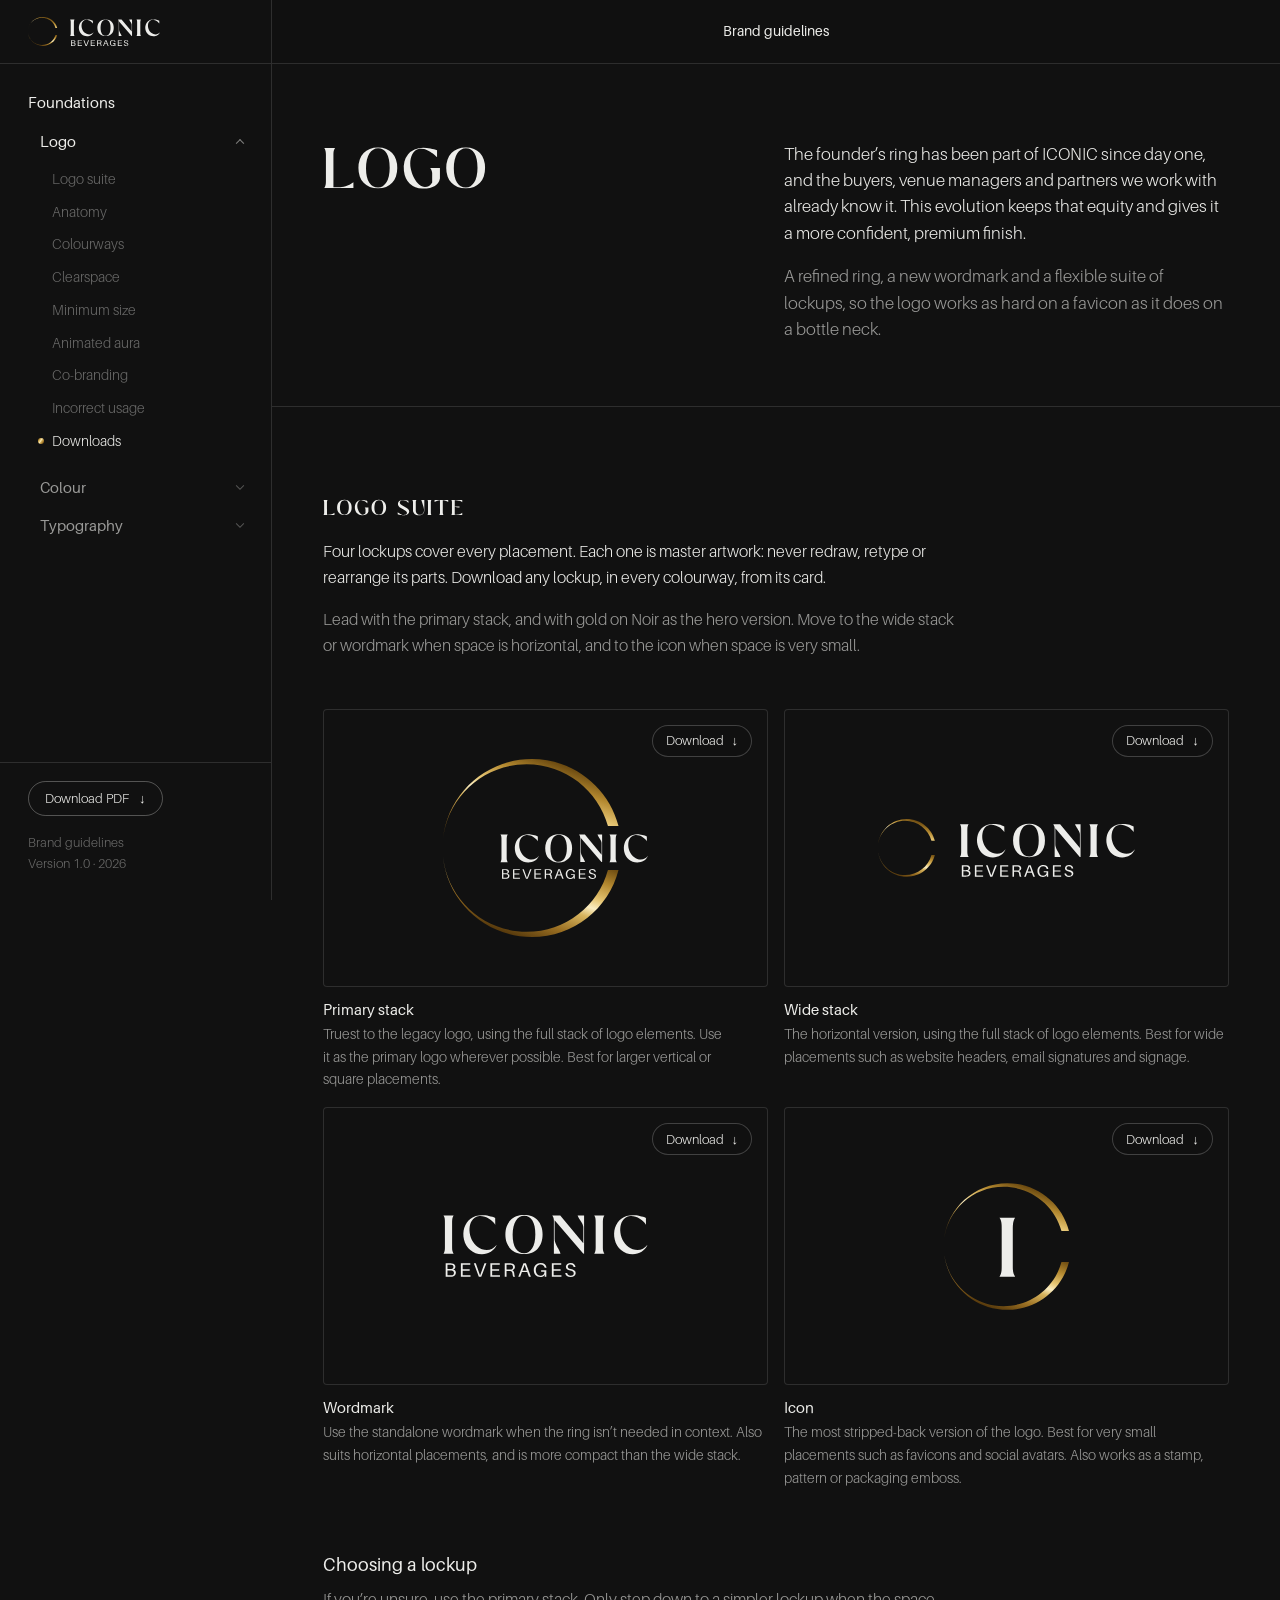
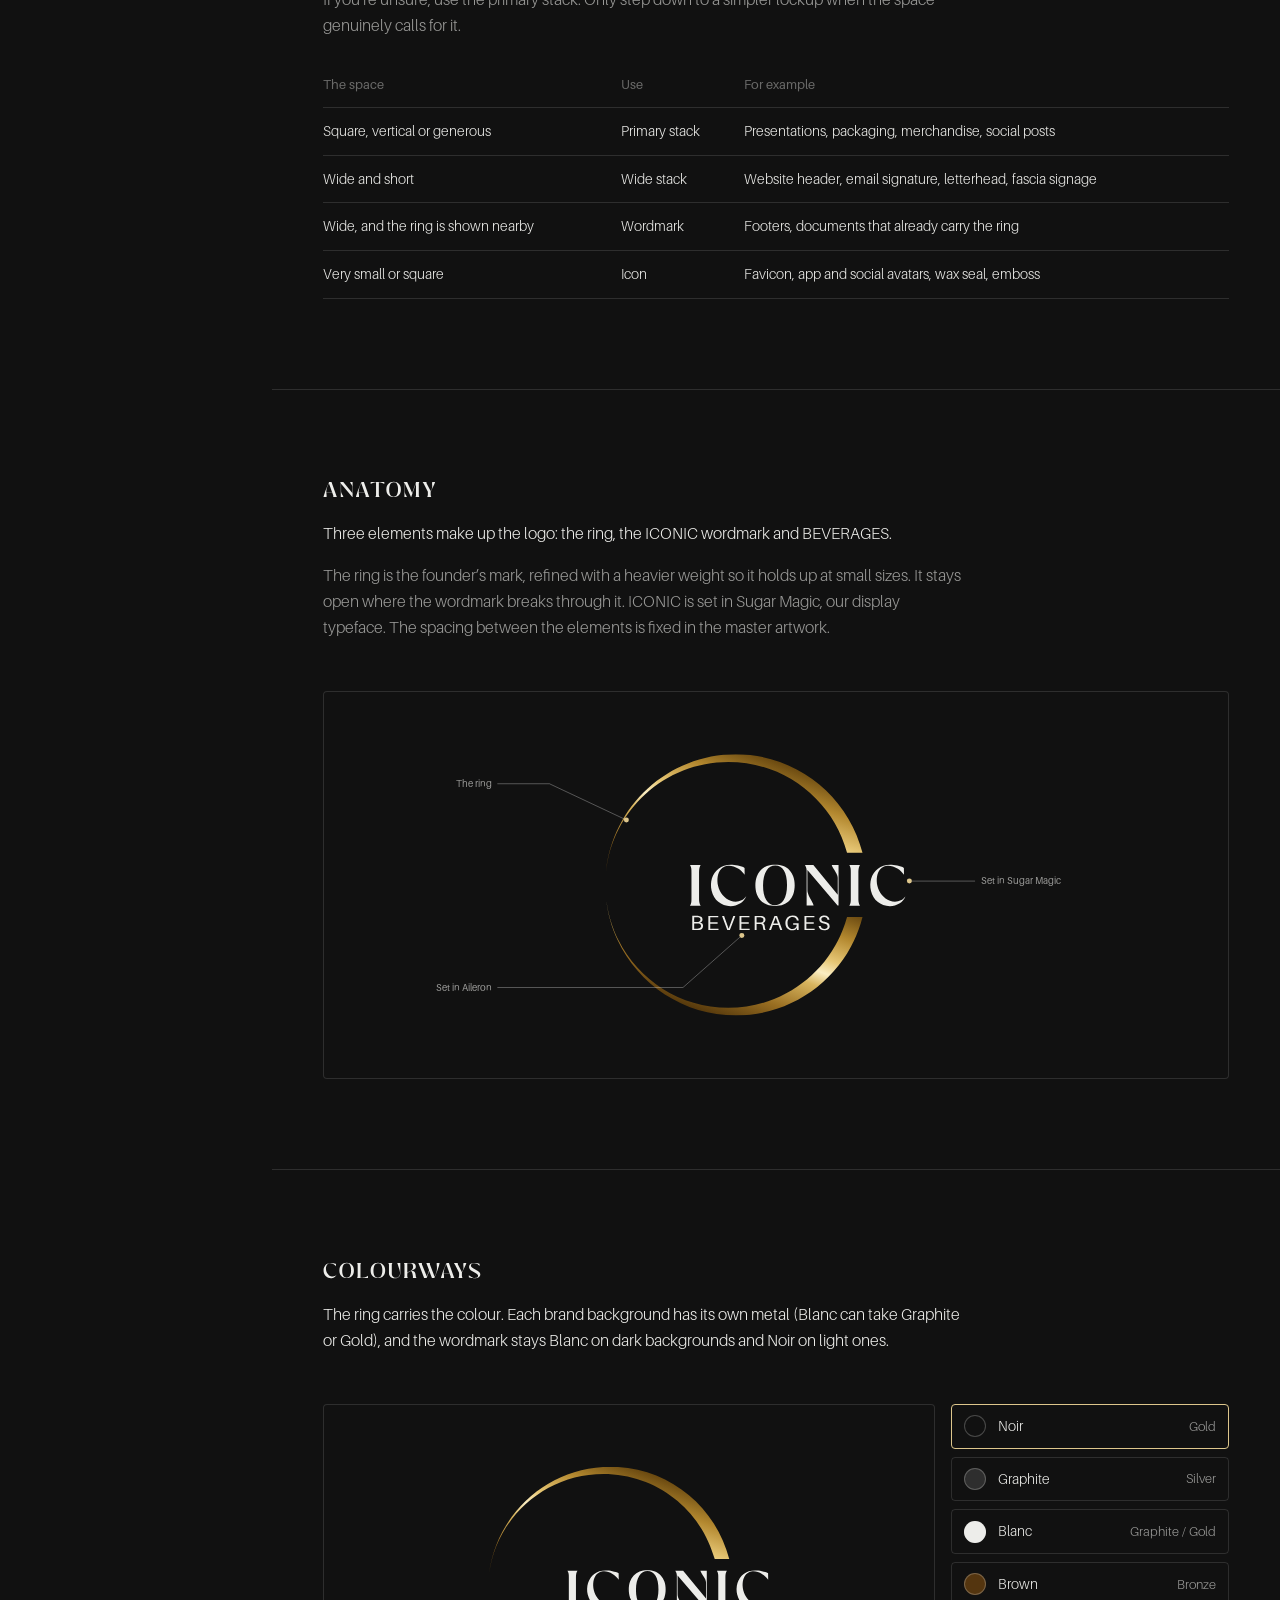
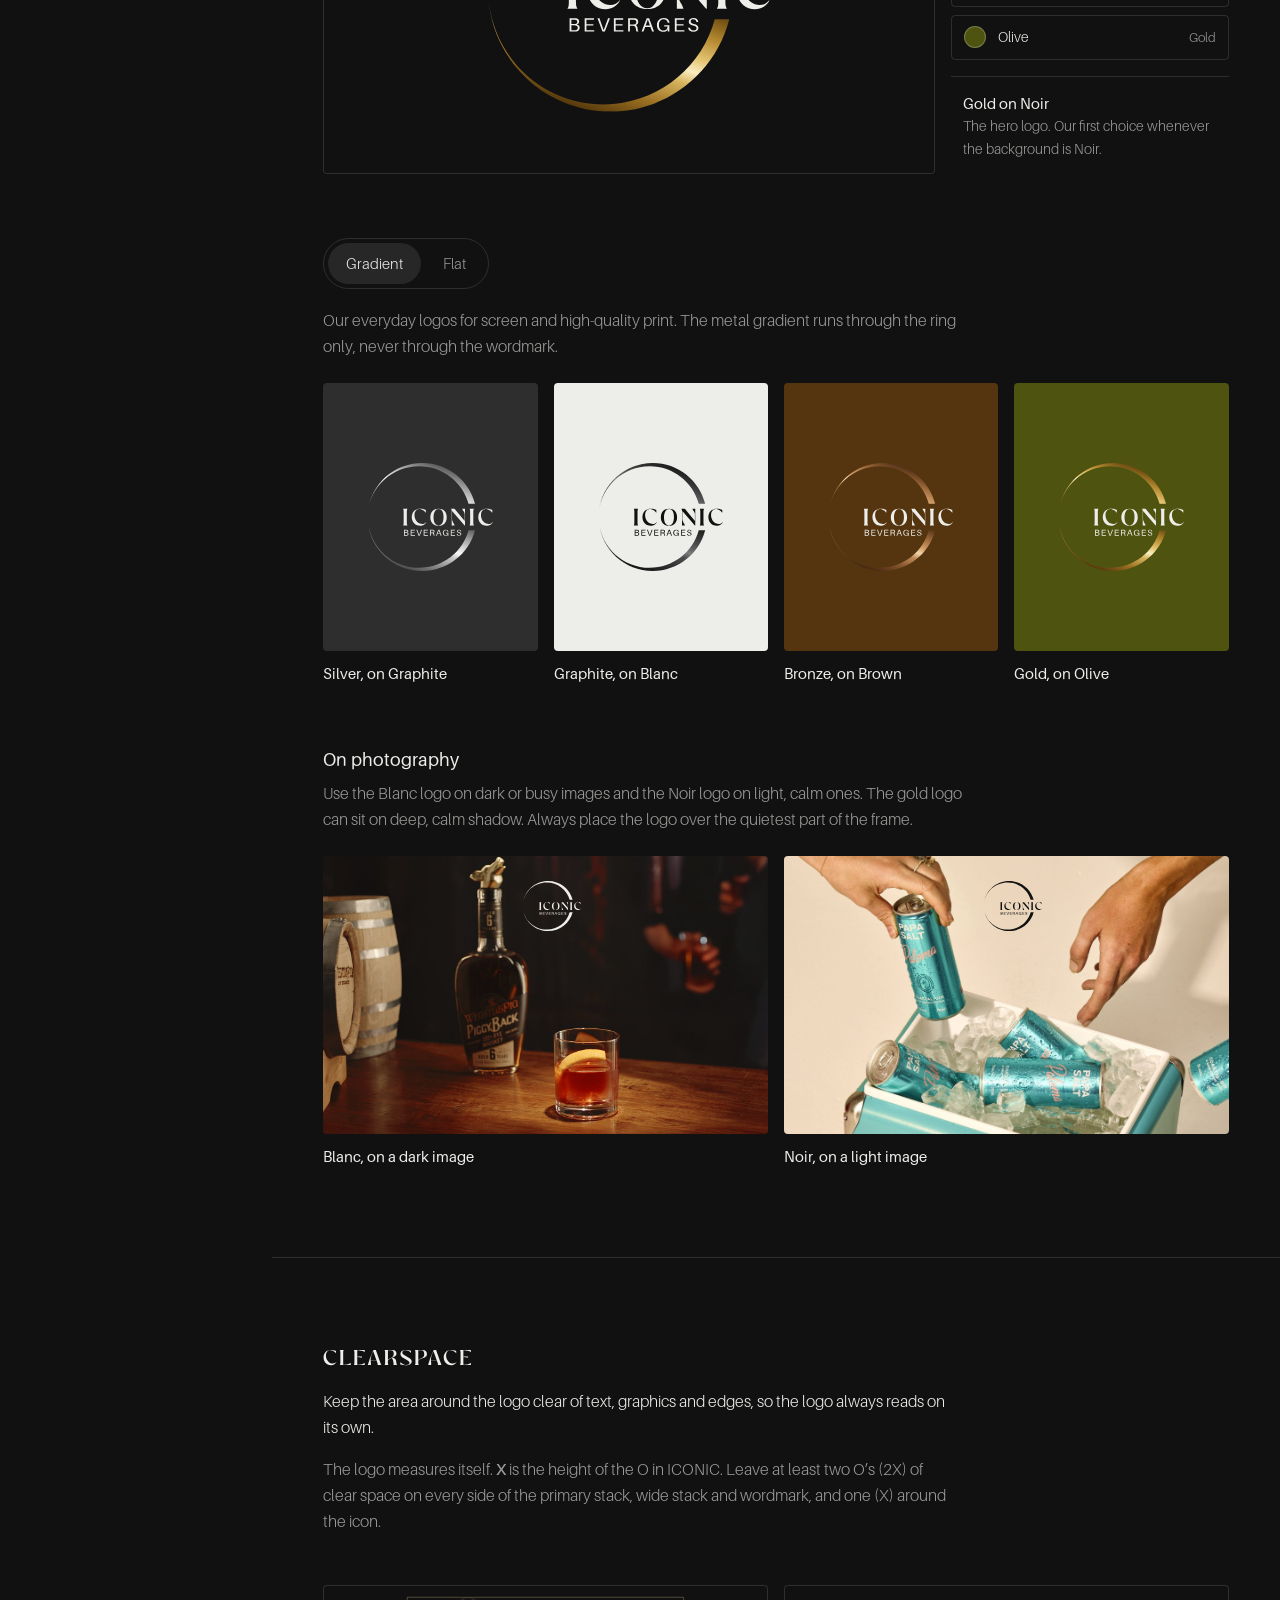
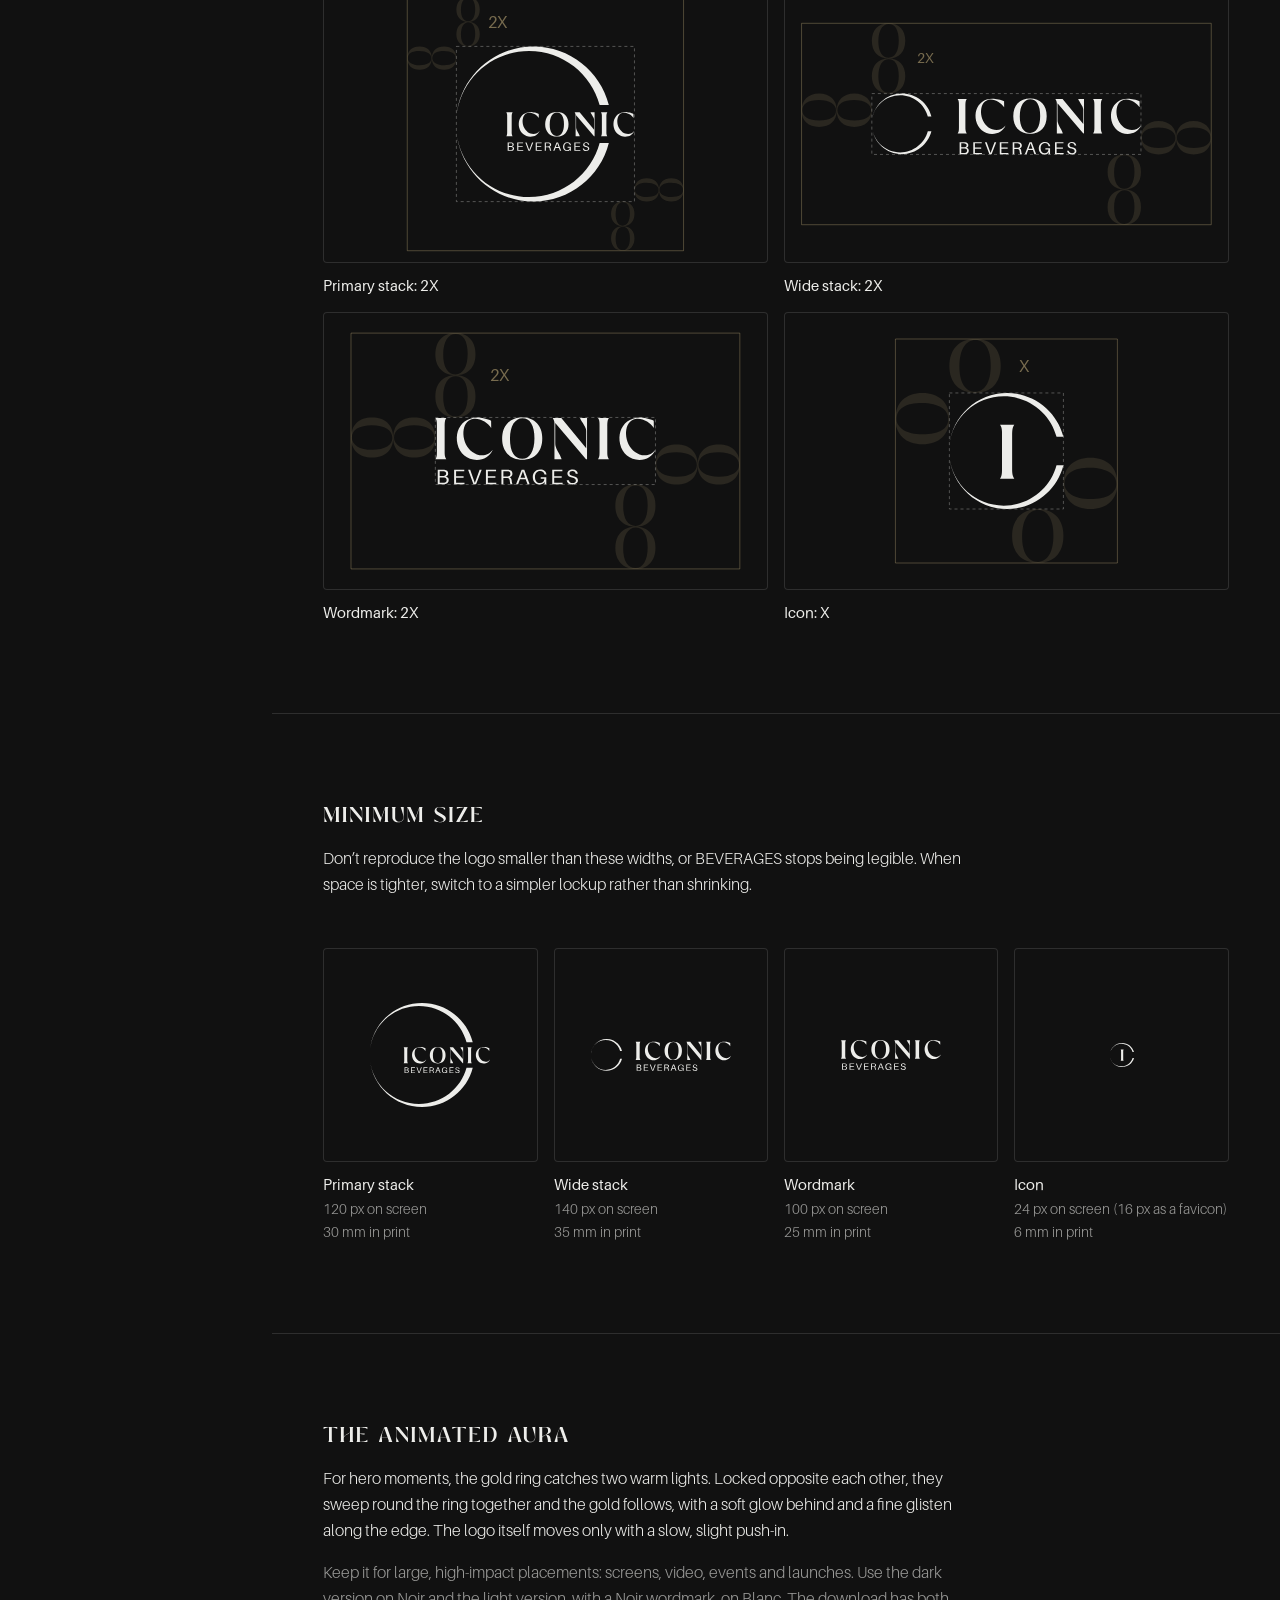
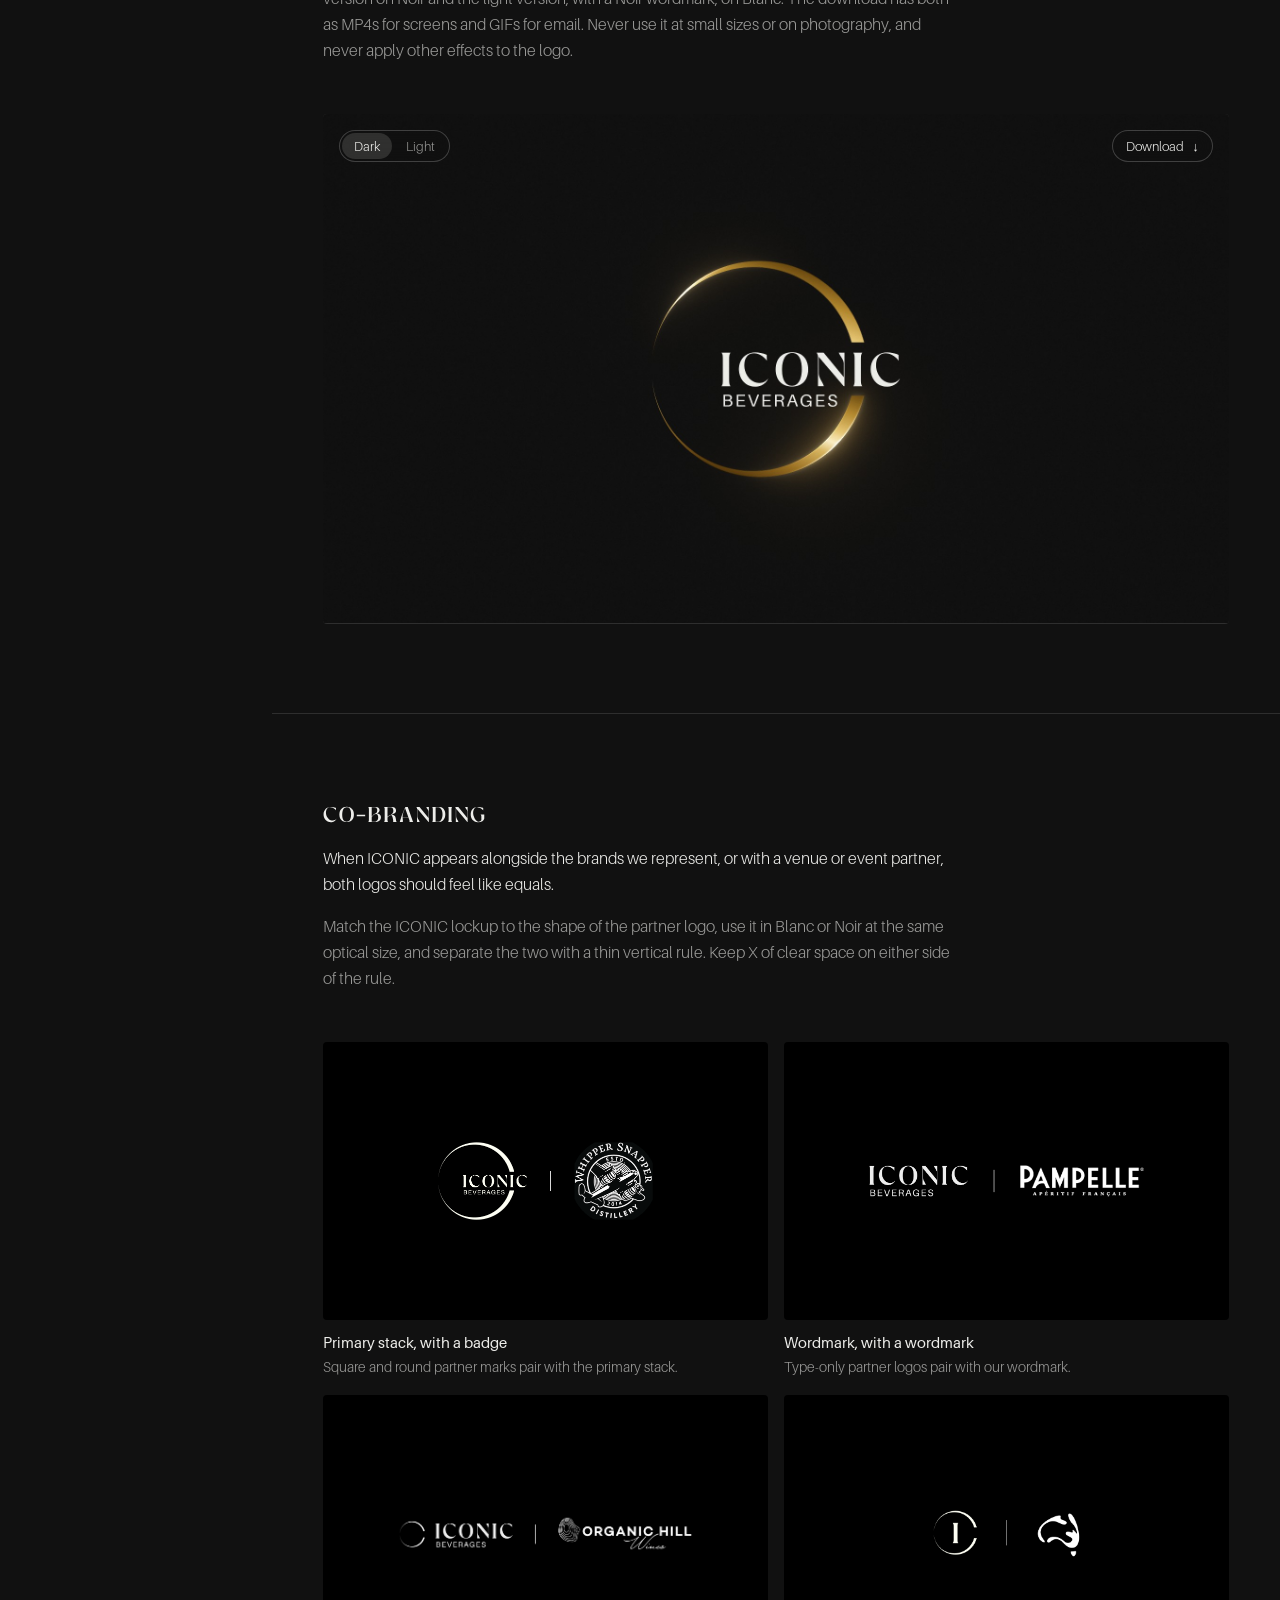
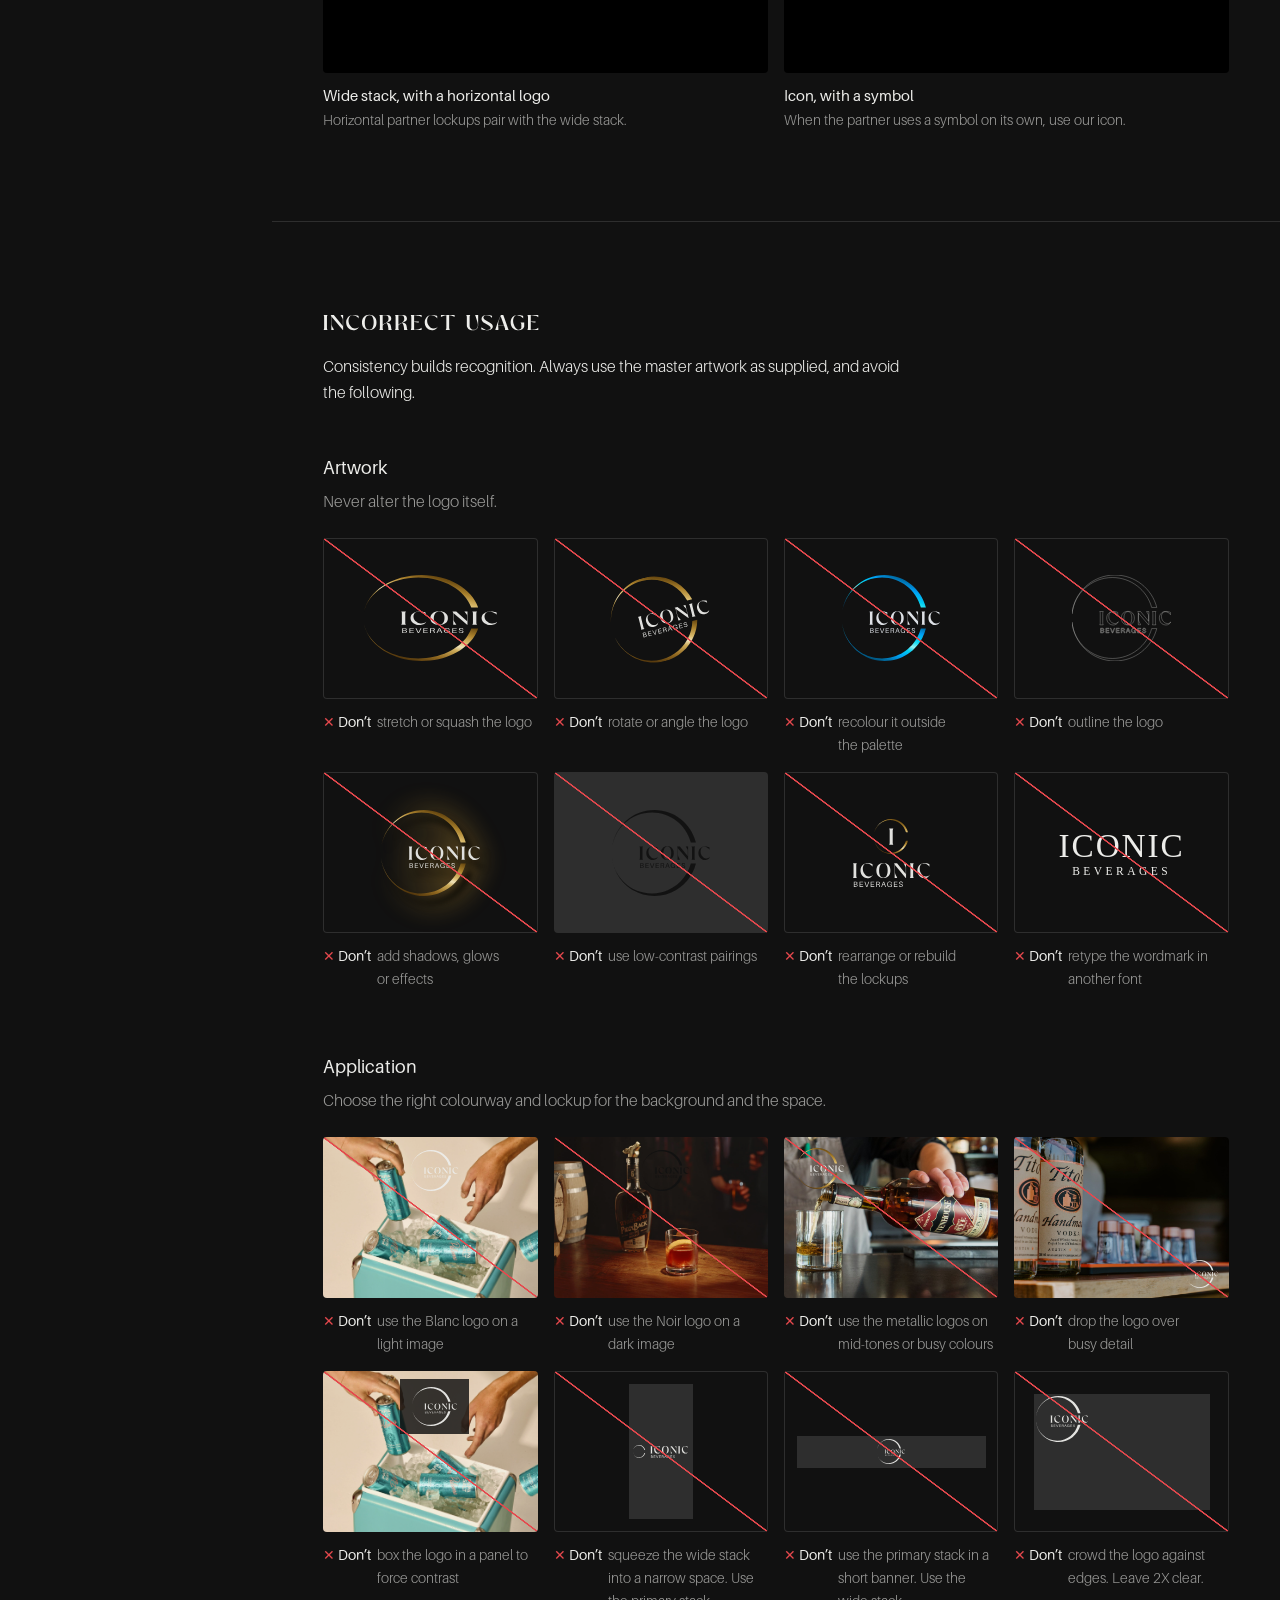
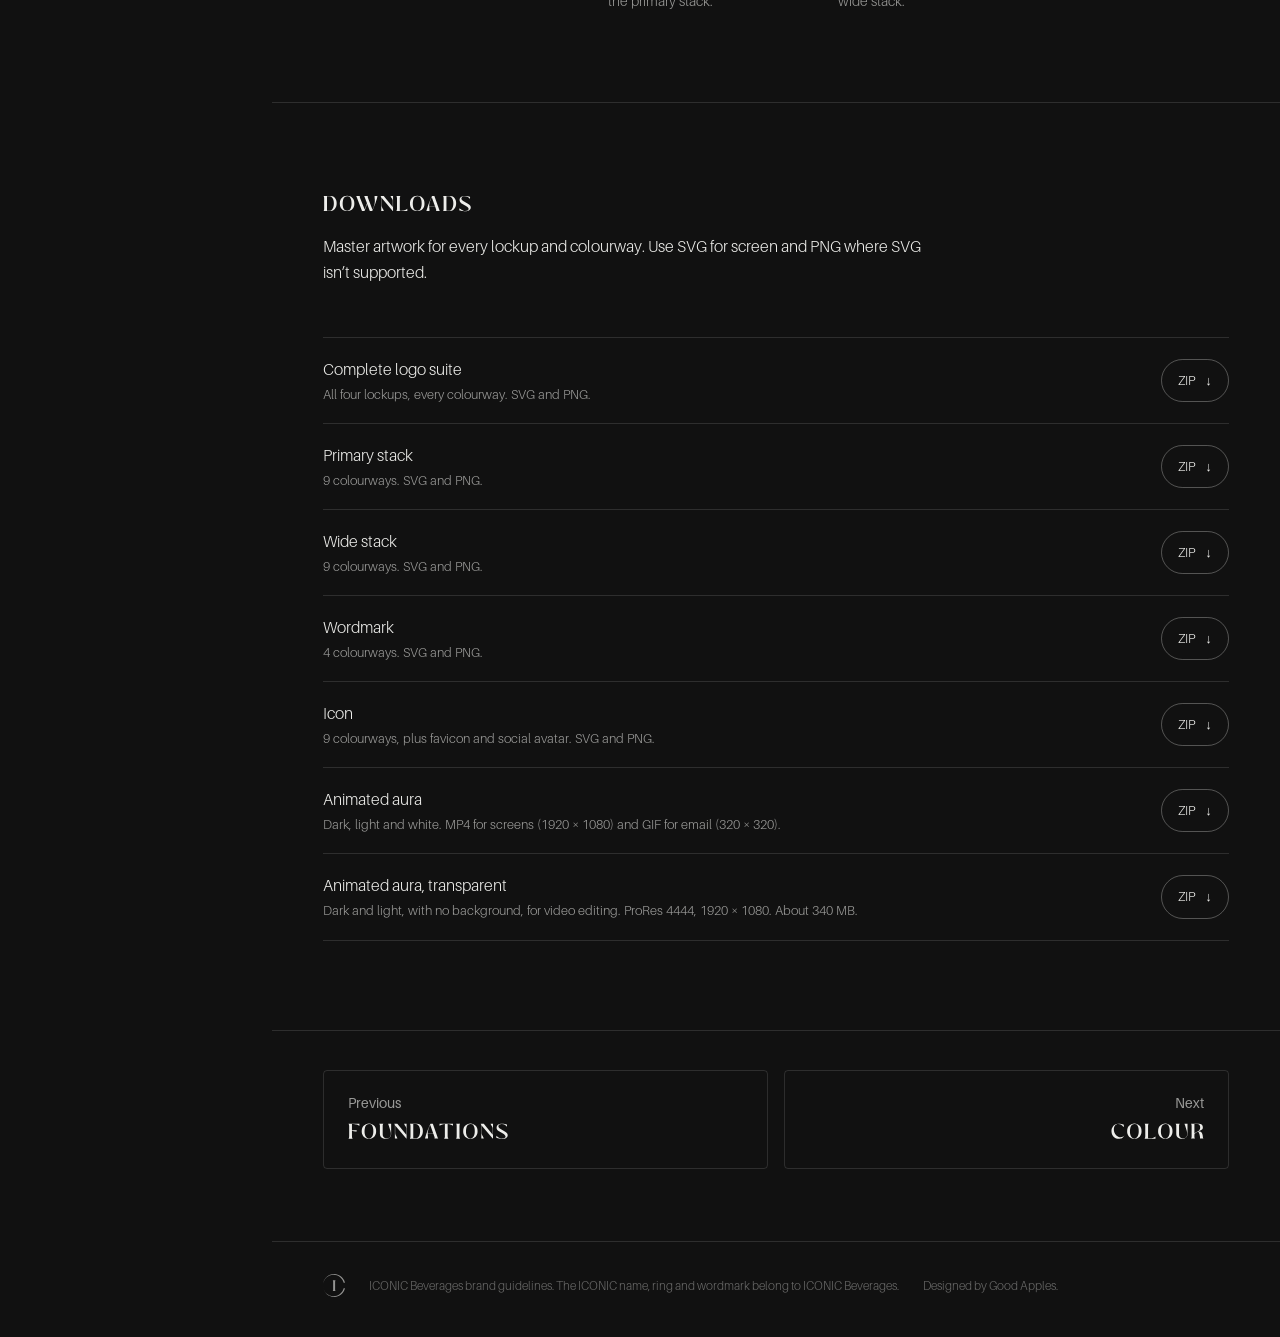
<file: logo.html>
<!doctype html>
<html lang="en-AU">
<head>
<meta charset="utf-8">
<meta name="viewport" content="width=device-width, initial-scale=1">
<title>Logo | ICONIC Brand Guidelines</title>
<meta name="description" content="The founder&rsquo;s ring has been part of ICONIC since day one, and the buyers, venue managers and partners we work with already know it. This evolution ke">
<meta name="robots" content="noindex, nofollow">
<meta name="theme-color" content="#111111">
<link rel="icon" href="assets/logo/svg/icon-gold.svg" type="image/svg+xml">
<link rel="stylesheet" href="assets/css/site.css">
</head>
<body data-page="logo">
<a class="skip" href="#main">Skip to content</a>

<aside class="sidebar" id="sidebar">
  <div class="sidebar-head">
    <a class="brand" href="index.html" aria-label="ICONIC Beverages brand guidelines home"><img src="assets/logo/svg/wide-stack-gold.svg" alt="ICONIC Beverages" width="150" height="34"></a>
  </div>
  <nav class="nav" aria-label="Guidelines">
    <a class="nav-root" href="index.html">Foundations</a>
    <ul class="nav-pages">
<li class="nav-page is-current"><a href="logo.html" aria-current=page>Logo</a><ul class="nav-subs"><li><a href="logo.html#suite" data-spy="suite">Logo suite</a></li><li><a href="logo.html#anatomy" data-spy="anatomy">Anatomy</a></li><li><a href="logo.html#colourways" data-spy="colourways">Colourways</a></li><li><a href="logo.html#clearspace" data-spy="clearspace">Clearspace</a></li><li><a href="logo.html#minimum-size" data-spy="minimum-size">Minimum size</a></li><li><a href="logo.html#aura" data-spy="aura">Animated aura</a></li><li><a href="logo.html#co-branding" data-spy="co-branding">Co-branding</a></li><li><a href="logo.html#misuse" data-spy="misuse">Incorrect usage</a></li><li><a href="logo.html#downloads" data-spy="downloads">Downloads</a></li></ul></li>
<li class="nav-page"><a href="colour.html">Colour</a><ul class="nav-subs"><li><a href="colour.html#monochrome" data-spy="monochrome">Monochrome</a></li><li><a href="colour.html#alternates" data-spy="alternates">Colour alternates</a></li><li><a href="colour.html#metals" data-spy="metals">Metals</a></li><li><a href="colour.html#pairings" data-spy="pairings">Pairings</a></li><li><a href="colour.html#balance" data-spy="balance">Balance</a></li><li><a href="colour.html#misuse" data-spy="misuse">Incorrect usage</a></li><li><a href="colour.html#downloads" data-spy="downloads">Downloads</a></li></ul></li>
<li class="nav-page"><a href="typography.html">Typography</a><ul class="nav-subs"><li><a href="typography.html#sugar-magic" data-spy="sugar-magic">Sugar Magic</a></li><li><a href="typography.html#aileron" data-spy="aileron">Aileron</a></li><li><a href="typography.html#hierarchy" data-spy="hierarchy">Hierarchy</a></li><li><a href="typography.html#typesetting" data-spy="typesetting">Typesetting</a></li><li><a href="typography.html#fallbacks" data-spy="fallbacks">Fallback fonts</a></li><li><a href="typography.html#misuse" data-spy="misuse">Incorrect usage</a></li></ul></li>
    </ul>
  </nav>
  <div class="sidebar-foot"><a class="btn" href="assets/downloads/ICONIC-Brand-Guidelines.pdf" download>Download PDF</a>Brand guidelines<br>Version 1.0 &middot; 2026</div>
</aside>

<div class="shell">
  <header class="topbar">
    <button class="menu-btn" aria-controls="sidebar" aria-expanded="false"><span></span><span></span><span class="sr">Menu</span></button>
    <a class="topbar-mark" href="index.html" aria-label="Home"><img src="assets/logo/svg/icon-gold.svg" alt="" width="28" height="28"></a>
    <span class="topbar-title">Brand guidelines</span>
  </header>

  <main id="main">
    <header class="page-head">
      <h1 class="page-title"><svg class="sm caps display" role="img" aria-label="LOGO" viewBox="0 300 6565 1600" style="width:3.2054em;height:0.7812em;vertical-align:0.0000em" xmlns="http://www.w3.org/2000/svg"><path fill="currentColor" d="M50 1901Q69 1869 81.5 1839.5Q94 1810 101.5 1778.0Q109 1746 112.5 1708.5Q116 1671 116 1624V577Q116 492 102.5 426.5Q89 361 51 300H484Q463 332 449.5 360.5Q436 389 428.5 420.5Q421 452 418.5 489.5Q416 527 416 577L417 1869H624Q686 1869 757.0 1859.5Q828 1850 904.5 1827.0Q981 1804 1060.0 1766.0Q1139 1728 1216 1671V1901ZM2202.88 1882Q2304.88 1880 2390.38 1827.5Q2475.88 1775 2537.38 1675.0Q2598.88 1575 2633.38 1429.0Q2667.88 1283 2667.88 1095Q2667.88 904 2636.38 757.5Q2604.88 611 2544.88 512.5Q2484.88 414 2398.38 363.5Q2311.88 313 2201.88 314Q2095.88 315 2006.88 367.0Q1917.88 419 1854.38 519.5Q1790.88 620 1755.38 768.5Q1719.88 917 1719.88 1110Q1719.88 1296 1752.38 1440.5Q1784.88 1585 1846.88 1683.5Q1908.88 1782 1998.88 1832.5Q2088.88 1883 2202.88 1882ZM2201.88 1915Q2017.88 1915 1872.38 1858.0Q1726.88 1801 1625.38 1695.0Q1523.88 1589 1470.38 1438.0Q1416.88 1287 1416.88 1098Q1416.88 909 1470.38 758.0Q1523.88 607 1625.38 501.0Q1726.88 395 1872.38 338.0Q2017.88 281 2201.88 281Q2381.88 281 2524.38 338.0Q2666.88 395 2765.88 501.0Q2864.88 607 2917.88 758.0Q2970.88 909 2970.88 1098Q2970.88 1287 2917.88 1438.0Q2864.88 1589 2765.88 1695.0Q2666.88 1801 2524.38 1858.0Q2381.88 1915 2201.88 1915ZM3968.76 1920Q3824.76 1917 3698.26 1867.5Q3571.76 1818 3474.76 1727.5Q3377.76 1637 3315.76 1507.0Q3253.76 1377 3236.76 1212Q3213.76 1009 3258.76 839.5Q3303.76 670 3406.26 547.5Q3508.76 425 3663.26 357.0Q3817.76 289 4013.76 289Q4069.76 289 4143.26 296.5Q4216.76 304 4292.76 317.5Q4368.76 331 4440.26 350.5Q4511.76 370 4562.76 394V670Q4530.76 635 4487.76 596.0Q4444.76 557 4394.26 519.0Q4343.76 481 4286.76 446.5Q4229.76 412 4169.76 385.5Q4109.76 359 4047.76 343.0Q3985.76 327 3924.76 327Q3889.76 327 3855.76 332.5Q3821.76 338 3788.76 351Q3715.76 378 3660.26 432.0Q3604.76 486 3567.26 560.0Q3529.76 634 3510.26 722.5Q3490.76 811 3489.76 908.0Q3488.76 1005 3505.76 1105.0Q3522.76 1205 3557.76 1301Q3577.76 1356 3604.76 1418.5Q3631.76 1481 3667.26 1543.5Q3702.76 1606 3745.76 1663.5Q3788.76 1721 3840.76 1765.0Q3892.76 1809 3952.26 1835.5Q4011.76 1862 4080.76 1862Q4169.76 1862 4243.26 1819.0Q4316.76 1776 4367.76 1684V1333Q4368.76 1306 4363.26 1273.0Q4357.76 1240 4347.26 1207.5Q4336.76 1175 4320.76 1146.5Q4304.76 1118 4284.76 1100H4677.76V1518Q4640.76 1714 4473.26 1817.0Q4305.76 1920 4006.76 1920ZM5716.64 1882Q5818.64 1880 5904.14 1827.5Q5989.64 1775 6051.14 1675.0Q6112.64 1575 6147.14 1429.0Q6181.64 1283 6181.64 1095Q6181.64 904 6150.14 757.5Q6118.64 611 6058.64 512.5Q5998.64 414 5912.14 363.5Q5825.64 313 5715.64 314Q5609.64 315 5520.64 367.0Q5431.64 419 5368.14 519.5Q5304.64 620 5269.14 768.5Q5233.64 917 5233.64 1110Q5233.64 1296 5266.14 1440.5Q5298.64 1585 5360.64 1683.5Q5422.64 1782 5512.64 1832.5Q5602.64 1883 5716.64 1882ZM5715.64 1915Q5531.64 1915 5386.14 1858.0Q5240.64 1801 5139.14 1695.0Q5037.64 1589 4984.14 1438.0Q4930.64 1287 4930.64 1098Q4930.64 909 4984.14 758.0Q5037.64 607 5139.14 501.0Q5240.64 395 5386.14 338.0Q5531.64 281 5715.64 281Q5895.64 281 6038.14 338.0Q6180.64 395 6279.64 501.0Q6378.64 607 6431.64 758.0Q6484.64 909 6484.64 1098Q6484.64 1287 6431.64 1438.0Q6378.64 1589 6279.64 1695.0Q6180.64 1801 6038.14 1858.0Q5895.64 1915 5715.64 1915Z"/></svg></h1>
      <div class="page-intro"><p>The founder&rsquo;s ring has been part of ICONIC since day one, and the buyers, venue managers and partners we work with already know it. This evolution keeps that equity and gives it a more confident, premium finish.</p><p class="muted">A refined ring, a new wordmark and a flexible suite of lockups, so the logo works as hard on a favicon as it does on a bottle neck.</p></div>
    </header>
<section class="sec" id="suite" data-nav="Logo suite">
  <div class="sec-head">
    <h2><svg class="sm caps" role="img" aria-label="LOGO SUITE" viewBox="0 300 14942 1600" style="width:7.2960em;height:0.7812em;vertical-align:0.0000em" xmlns="http://www.w3.org/2000/svg"><path fill="currentColor" d="M50 1901Q69 1869 81.5 1839.5Q94 1810 101.5 1778.0Q109 1746 112.5 1708.5Q116 1671 116 1624V577Q116 492 102.5 426.5Q89 361 51 300H484Q463 332 449.5 360.5Q436 389 428.5 420.5Q421 452 418.5 489.5Q416 527 416 577L417 1869H624Q686 1869 757.0 1859.5Q828 1850 904.5 1827.0Q981 1804 1060.0 1766.0Q1139 1728 1216 1671V1901ZM2284.8 1882Q2386.8 1880 2472.3 1827.5Q2557.8 1775 2619.3 1675.0Q2680.8 1575 2715.3 1429.0Q2749.8 1283 2749.8 1095Q2749.8 904 2718.3 757.5Q2686.8 611 2626.8 512.5Q2566.8 414 2480.3 363.5Q2393.8 313 2283.8 314Q2177.8 315 2088.8 367.0Q1999.8 419 1936.3 519.5Q1872.8 620 1837.3 768.5Q1801.8 917 1801.8 1110Q1801.8 1296 1834.3 1440.5Q1866.8 1585 1928.8 1683.5Q1990.8 1782 2080.8 1832.5Q2170.8 1883 2284.8 1882ZM2283.8 1915Q2099.8 1915 1954.3000000000002 1858.0Q1808.8 1801 1707.3 1695.0Q1605.8 1589 1552.3 1438.0Q1498.8 1287 1498.8 1098Q1498.8 909 1552.3 758.0Q1605.8 607 1707.3 501.0Q1808.8 395 1954.3000000000002 338.0Q2099.8 281 2283.8 281Q2463.8 281 2606.3 338.0Q2748.8 395 2847.8 501.0Q2946.8 607 2999.8 758.0Q3052.8 909 3052.8 1098Q3052.8 1287 2999.8 1438.0Q2946.8 1589 2847.8 1695.0Q2748.8 1801 2606.3 1858.0Q2463.8 1915 2283.8 1915ZM4132.6 1920Q3988.6 1917 3862.1 1867.5Q3735.6 1818 3638.6 1727.5Q3541.6 1637 3479.6 1507.0Q3417.6 1377 3400.6 1212Q3377.6 1009 3422.6 839.5Q3467.6 670 3570.1 547.5Q3672.6 425 3827.1 357.0Q3981.6 289 4177.6 289Q4233.6 289 4307.1 296.5Q4380.6 304 4456.6 317.5Q4532.6 331 4604.1 350.5Q4675.6 370 4726.6 394V670Q4694.6 635 4651.6 596.0Q4608.6 557 4558.1 519.0Q4507.6 481 4450.6 446.5Q4393.6 412 4333.6 385.5Q4273.6 359 4211.6 343.0Q4149.6 327 4088.6 327Q4053.6 327 4019.6 332.5Q3985.6 338 3952.6 351Q3879.6 378 3824.1 432.0Q3768.6 486 3731.1 560.0Q3693.6 634 3674.1 722.5Q3654.6 811 3653.6 908.0Q3652.6 1005 3669.6 1105.0Q3686.6 1205 3721.6 1301Q3741.6 1356 3768.6 1418.5Q3795.6 1481 3831.1 1543.5Q3866.6 1606 3909.6 1663.5Q3952.6 1721 4004.6 1765.0Q4056.6 1809 4116.1 1835.5Q4175.6 1862 4244.6 1862Q4333.6 1862 4407.1 1819.0Q4480.6 1776 4531.6 1684V1333Q4532.6 1306 4527.1 1273.0Q4521.6 1240 4511.1 1207.5Q4500.6 1175 4484.6 1146.5Q4468.6 1118 4448.6 1100H4841.6V1518Q4804.6 1714 4637.1 1817.0Q4469.6 1920 4170.6 1920ZM5962.4 1882Q6064.4 1880 6149.9 1827.5Q6235.4 1775 6296.9 1675.0Q6358.4 1575 6392.9 1429.0Q6427.4 1283 6427.4 1095Q6427.4 904 6395.9 757.5Q6364.4 611 6304.4 512.5Q6244.4 414 6157.9 363.5Q6071.4 313 5961.4 314Q5855.4 315 5766.4 367.0Q5677.4 419 5613.9 519.5Q5550.4 620 5514.9 768.5Q5479.4 917 5479.4 1110Q5479.4 1296 5511.9 1440.5Q5544.4 1585 5606.4 1683.5Q5668.4 1782 5758.4 1832.5Q5848.4 1883 5962.4 1882ZM5961.4 1915Q5777.4 1915 5631.9 1858.0Q5486.4 1801 5384.9 1695.0Q5283.4 1589 5229.9 1438.0Q5176.4 1287 5176.4 1098Q5176.4 909 5229.9 758.0Q5283.4 607 5384.9 501.0Q5486.4 395 5631.9 338.0Q5777.4 281 5961.4 281Q6141.4 281 6283.9 338.0Q6426.4 395 6525.4 501.0Q6624.4 607 6677.4 758.0Q6730.4 909 6730.4 1098Q6730.4 1287 6677.4 1438.0Q6624.4 1589 6525.4 1695.0Q6426.4 1801 6283.9 1858.0Q6141.4 1915 5961.4 1915ZM9111.0 614Q9064.0 556 9007.0 503.0Q8950.0 450 8880.5 409.5Q8811.0 369 8728.0 345.0Q8645.0 321 8546.0 322Q8473.0 322 8412.5 338.0Q8352.0 354 8307.0 382.0Q8262.0 410 8233.5 447.0Q8205.0 484 8196.0 527Q8175.0 620 8232.0 700.0Q8289.0 780 8428.0 861L8884.0 1132Q8972.0 1182 9035.0 1238.5Q9098.0 1295 9136.0 1353.5Q9174.0 1412 9186.5 1471.0Q9199.0 1530 9187.0 1585Q9173.0 1657 9133.0 1719.5Q9093.0 1782 9019.5 1828.5Q8946.0 1875 8835.5 1901.5Q8725.0 1928 8570.0 1928Q8535.0 1928 8484.5 1923.5Q8434.0 1919 8377.0 1910.5Q8320.0 1902 8260.0 1891.0Q8200.0 1880 8145.0 1867.0Q8090.0 1854 8043.5 1840.5Q7997.0 1827 7968.0 1813V1602Q8029.0 1647 8099.0 1698.0Q8169.0 1749 8245.5 1792.5Q8322.0 1836 8403.0 1864.5Q8484.0 1893 8568.0 1895Q8655.0 1897 8725.5 1883.5Q8796.0 1870 8847.0 1843.0Q8898.0 1816 8927.0 1776.5Q8956.0 1737 8959.0 1688Q8964.0 1608 8892.0 1526.0Q8820.0 1444 8676.0 1361L8260.0 1117Q8196.0 1082 8146.0 1037.5Q8096.0 993 8062.0 942.0Q8028.0 891 8010.5 834.5Q7993.0 778 7994.0 719Q7995.0 635 8021.0 571.0Q8047.0 507 8091.0 459.0Q8135.0 411 8194.0 379.0Q8253.0 347 8320.0 327.0Q8387.0 307 8459.0 298.5Q8531.0 290 8601.0 290Q8673.0 290 8745.0 297.0Q8817.0 304 8883.5 316.0Q8950.0 328 9009.0 345.0Q9068.0 362 9115.0 383ZM9599.8 544Q9599.8 500 9595.8 467.5Q9591.8 435 9583.3 407.5Q9574.8 380 9561.3 354.5Q9547.8 329 9528.8 300H9970.8Q9952.8 327 9939.3 352.5Q9925.8 378 9916.8 406.0Q9907.8 434 9903.8 467.5Q9899.8 501 9899.8 544L9900.8 1446Q9900.8 1535 9931.8 1613.0Q9962.8 1691 10018.3 1748.5Q10073.8 1806 10150.8 1839.0Q10227.8 1872 10318.8 1872Q10425.8 1872 10511.3 1839.0Q10596.8 1806 10656.8 1744.0Q10716.8 1682 10748.8 1594.0Q10780.8 1506 10780.8 1396Q10780.8 1320 10764.3 1225.5Q10747.8 1131 10720.8 1029.0Q10693.8 927 10660.8 823.0Q10627.8 719 10594.8 623.0Q10561.8 527 10532.3 444.0Q10502.8 361 10483.8 303H10811.8V1406Q10811.8 1525 10771.8 1621.5Q10731.8 1718 10656.8 1786.0Q10581.8 1854 10475.3 1890.5Q10368.8 1927 10235.8 1927Q10083.8 1927 9965.8 1891.0Q9847.8 1855 9766.8 1786.0Q9685.8 1717 9643.3 1616.5Q9600.8 1516 9600.8 1387ZM11506.599999999999 1624Q11506.599999999999 1674 11509.599999999999 1712.5Q11512.599999999999 1751 11519.599999999999 1783.0Q11526.599999999999 1815 11539.099999999999 1843.5Q11551.599999999999 1872 11570.599999999999 1902H11146.599999999999Q11165.599999999999 1872 11177.099999999999 1844.0Q11188.599999999999 1816 11195.099999999999 1784.0Q11201.599999999999 1752 11204.099999999999 1714.0Q11206.599999999999 1676 11206.599999999999 1626V603Q11206.599999999999 549 11205.099999999999 506.5Q11203.599999999999 464 11197.599999999999 428.0Q11191.599999999999 392 11179.599999999999 361.0Q11167.599999999999 330 11146.599999999999 300H11570.599999999999Q11550.599999999999 330 11538.099999999999 361.5Q11525.599999999999 393 11518.599999999999 429.0Q11511.599999999999 465 11509.099999999999 507.5Q11506.599999999999 550 11506.599999999999 604ZM12407.399999999998 1901Q12427.399999999998 1870 12441.899999999998 1842.5Q12456.399999999998 1815 12465.399999999998 1784.5Q12474.399999999998 1754 12478.899999999998 1718.5Q12483.399999999998 1683 12483.399999999998 1635L12482.399999999998 332H12458.399999999998Q12375.399999999998 332 12295.399999999998 349.5Q12215.399999999998 367 12143.899999999998 394.5Q12072.399999999998 422 12011.399999999998 455.5Q11950.399999999998 489 11905.399999999998 521V300H13361.399999999998V521Q13325.399999999998 489 13266.399999999998 455.5Q13207.399999999998 422 13133.899999999998 394.5Q13060.399999999998 367 12976.899999999998 349.5Q12893.399999999998 332 12809.399999999998 332H12782.399999999998L12783.399999999998 1624Q12783.399999999998 1674 12787.399999999998 1711.5Q12791.399999999998 1749 12800.399999999998 1780.5Q12809.399999999998 1812 12824.399999999998 1840.5Q12839.399999999998 1869 12860.399999999998 1901ZM14232.199999999997 1869Q14318.199999999997 1869 14397.199999999997 1860.5Q14476.199999999997 1852 14552.199999999997 1829.5Q14628.199999999997 1807 14704.199999999997 1768.5Q14780.199999999997 1730 14860.199999999997 1671L14861.199999999997 1901H13696.199999999997Q13717.199999999997 1869 13730.199999999997 1840.5Q13743.199999999997 1812 13749.699999999997 1780.5Q13756.199999999997 1749 13758.699999999997 1711.5Q13761.199999999997 1674 13761.199999999997 1624V577Q13761.199999999997 527 13758.699999999997 489.5Q13756.199999999997 452 13749.699999999997 420.5Q13743.199999999997 389 13730.199999999997 360.5Q13717.199999999997 332 13696.199999999997 300H14860.199999999997V535Q14803.199999999997 485 14718.699999999997 446.0Q14634.199999999997 407 14537.699999999997 381.0Q14441.199999999997 355 14340.699999999997 342.0Q14240.199999999997 329 14152.199999999997 331L14061.199999999997 332V982L14569.199999999997 983V1112Q14509.199999999997 1110 14439.699999999997 1099.0Q14370.199999999997 1088 14301.199999999997 1073.0Q14232.199999999997 1058 14169.199999999997 1042.5Q14106.199999999997 1027 14061.199999999997 1017L14062.199999999997 1869Z"/></svg></h2>
    <div class="copy">
      <p>Four lockups cover every placement. Each one is master artwork: never redraw, retype or rearrange its parts. Download any lockup, in every colourway, from its card.</p>
      <p>Lead with the primary stack, and with gold on Noir as the hero version. Move to the wide stack or wordmark when space is horizontal, and to the icon when space is very small.</p>
    </div>
  </div>
  <div class="grid g2">
    <div>
      <div class="panel bg-noir"><a class="dl-pill" href="assets/downloads/ICONIC-primary-stack.zip" download aria-label="Download">Download</a><img class="logo" src="assets/logo/svg/primary-stack-gold.svg" alt="Primary stack" width="420" height="366"></div>
      <div class="cap"><span class="label">Primary stack</span><p>Truest to the legacy logo, using the full stack of logo elements. Use it as the primary logo wherever possible. Best for larger vertical or square placements.</p></div>
    </div>
    <div>
      <div class="panel bg-noir"><a class="dl-pill" href="assets/downloads/ICONIC-wide-stack.zip" download aria-label="Download">Download</a><img class="logo lg" src="assets/logo/svg/wide-stack-gold.svg" alt="Wide stack" width="560" height="127"></div>
      <div class="cap"><span class="label">Wide stack</span><p>The horizontal version, using the full stack of logo elements. Best for wide placements such as website headers, email signatures and signage.</p></div>
    </div>
    <div>
      <div class="panel bg-noir"><a class="dl-pill" href="assets/downloads/ICONIC-wordmark.zip" download aria-label="Download">Download</a><img class="logo" src="assets/logo/svg/wordmark-blanc.svg" alt="Wordmark" width="420" height="128"></div>
      <div class="cap"><span class="label">Wordmark</span><p>Use the standalone wordmark when the ring isn&rsquo;t needed in context. Also suits horizontal placements, and is more compact than the wide stack.</p></div>
    </div>
    <div>
      <div class="panel bg-noir"><a class="dl-pill" href="assets/downloads/ICONIC-icon.zip" download aria-label="Download">Download</a><img class="logo sm" src="assets/logo/svg/icon-gold.svg" alt="Icon" width="240" height="244"></div>
      <div class="cap"><span class="label">Icon</span><p>The most stripped-back version of the logo. Best for very small placements such as favicons and social avatars. Also works as a stamp, pattern or packaging emboss.</p></div>
    </div>
  </div>
  <div class="sub">
    <div class="sub-head"><h3>Choosing a lockup</h3><p>If you&rsquo;re unsure, use the primary stack. Only step down to a simpler lockup when the space genuinely calls for it.</p></div>
    <div class="table-wrap"><table>
      <thead><tr><th>The space</th><th>Use</th><th>For example</th></tr></thead>
      <tbody>
        <tr><td>Square, vertical or generous</td><td>Primary stack</td><td>Presentations, packaging, merchandise, social posts</td></tr>
        <tr><td>Wide and short</td><td>Wide stack</td><td>Website header, email signature, letterhead, fascia signage</td></tr>
        <tr><td>Wide, and the ring is shown nearby</td><td>Wordmark</td><td>Footers, documents that already carry the ring</td></tr>
        <tr><td>Very small or square</td><td>Icon</td><td>Favicon, app and social avatars, wax seal, emboss</td></tr>
      </tbody>
    </table></div>
  </div>
</section>

<section class="sec" id="anatomy" data-nav="Anatomy">
  <div class="sec-head">
    <h2><svg class="sm caps" role="img" aria-label="ANATOMY" viewBox="0 300 12047 1600" style="width:5.8822em;height:0.7812em;vertical-align:0.0000em" xmlns="http://www.w3.org/2000/svg"><path fill="currentColor" d="M966 1404H350Q352 1473 359.0 1534.5Q366 1596 372.0 1655.5Q378 1715 380.0 1775.0Q382 1835 375 1900L50 1899Q73 1806 108.0 1689.5Q143 1573 187.0 1441.0Q231 1309 284.0 1165.5Q337 1022 396.0 875.0Q455 728 519.5 582.0Q584 436 651 300H902L1411 1753Q1428 1801 1446.0 1838.5Q1464 1876 1490 1900L1063 1899Q1074 1887 1082.0 1870.5Q1090 1854 1094.0 1835.0Q1098 1816 1097.0 1794.0Q1096 1772 1088 1748ZM623 432Q538 601 484.0 739.5Q430 878 400.0 992.0Q370 1106 359.5 1199.0Q349 1292 349 1372H955ZM1892.8 508Q1889.8 470 1884.3 442.0Q1878.8 414 1870.3 390.5Q1861.8 367 1850.8 345.5Q1839.8 324 1824.8 300H2158.8L3122.8 1469V809Q3122.8 766 3108.3 721.0Q3093.8 676 3070.8 631.5Q3047.8 587 3019.8 542.5Q2991.8 498 2965.3 456.0Q2938.8 414 2917.3 374.5Q2895.8 335 2884.8 300H3154.8V1900L3116.8 1899L1923.8 498L1924.8 1289Q1924.8 1343 1938.8 1395.5Q1952.8 1448 1975.3 1499.0Q1997.8 1550 2025.3000000000002 1600.0Q2052.8 1650 2080.3 1699.5Q2107.8 1749 2131.3 1799.0Q2154.8 1849 2168.8 1900H1892.8ZM4425.6 1404H3809.6Q3811.6 1473 3818.6 1534.5Q3825.6 1596 3831.6 1655.5Q3837.6 1715 3839.6 1775.0Q3841.6 1835 3834.6 1900L3509.6 1899Q3532.6 1806 3567.6 1689.5Q3602.6 1573 3646.6 1441.0Q3690.6 1309 3743.6 1165.5Q3796.6 1022 3855.6 875.0Q3914.6 728 3979.1 582.0Q4043.6 436 4110.6 300H4361.6L4870.6 1753Q4887.6 1801 4905.6 1838.5Q4923.6 1876 4949.6 1900L4522.6 1899Q4533.6 1887 4541.6 1870.5Q4549.6 1854 4553.6 1835.0Q4557.6 1816 4556.6 1794.0Q4555.6 1772 4547.6 1748ZM4082.6 432Q3997.6 601 3943.6 739.5Q3889.6 878 3859.6 992.0Q3829.6 1106 3819.1 1199.0Q3808.6 1292 3808.6 1372H4414.6ZM5583.4 1901Q5603.4 1870 5617.9 1842.5Q5632.4 1815 5641.4 1784.5Q5650.4 1754 5654.9 1718.5Q5659.4 1683 5659.4 1635L5658.4 332H5634.4Q5551.4 332 5471.4 349.5Q5391.4 367 5319.9 394.5Q5248.4 422 5187.4 455.5Q5126.4 489 5081.4 521V300H6537.4V521Q6501.4 489 6442.4 455.5Q6383.4 422 6309.9 394.5Q6236.4 367 6152.9 349.5Q6069.4 332 5985.4 332H5958.4L5959.4 1624Q5959.4 1674 5963.4 1711.5Q5967.4 1749 5976.4 1780.5Q5985.4 1812 6000.4 1840.5Q6015.4 1869 6036.4 1901ZM7542.2 1882Q7644.2 1880 7729.7 1827.5Q7815.2 1775 7876.7 1675.0Q7938.2 1575 7972.7 1429.0Q8007.2 1283 8007.2 1095Q8007.2 904 7975.7 757.5Q7944.2 611 7884.2 512.5Q7824.2 414 7737.7 363.5Q7651.2 313 7541.2 314Q7435.2 315 7346.2 367.0Q7257.2 419 7193.7 519.5Q7130.2 620 7094.7 768.5Q7059.2 917 7059.2 1110Q7059.2 1296 7091.7 1440.5Q7124.2 1585 7186.2 1683.5Q7248.2 1782 7338.2 1832.5Q7428.2 1883 7542.2 1882ZM7541.2 1915Q7357.2 1915 7211.7 1858.0Q7066.2 1801 6964.7 1695.0Q6863.2 1589 6809.7 1438.0Q6756.2 1287 6756.2 1098Q6756.2 909 6809.7 758.0Q6863.2 607 6964.7 501.0Q7066.2 395 7211.7 338.0Q7357.2 281 7541.2 281Q7721.2 281 7863.7 338.0Q8006.2 395 8105.200000000001 501.0Q8204.2 607 8257.2 758.0Q8310.2 909 8310.2 1098Q8310.2 1287 8257.2 1438.0Q8204.2 1589 8105.200000000001 1695.0Q8006.2 1801 7863.7 1858.0Q7721.2 1915 7541.2 1915ZM9388.0 1900 8717.0 443 8718.0 1250Q8718.0 1343 8732.0 1413.5Q8746.0 1484 8768.0 1539.0Q8790.0 1594 8816.0 1638.0Q8842.0 1682 8867.0 1723.0Q8892.0 1764 8912.0 1806.5Q8932.0 1849 8941.0 1900H8689.0V499Q8689.0 482 8686.5 459.5Q8684.0 437 8674.5 410.5Q8665.0 384 8646.5 356.0Q8628.0 328 8597.0 300H8979.0L9517.0 1473L9931.0 300H10298.0Q10262.0 333 10242.5 384.0Q10223.0 435 10223.0 516L10224.0 1625Q10224.0 1675 10226.0 1712.0Q10228.0 1749 10234.5 1780.5Q10241.0 1812 10253.5 1840.5Q10266.0 1869 10288.0 1902H9865.0Q9886.0 1869 9898.0 1840.5Q9910.0 1812 9916.0 1780.5Q9922.0 1749 9923.5 1712.0Q9925.0 1675 9925.0 1625L9922.0 443L9416.0 1900ZM11048.8 301Q11034.8 341 11043.3 387.5Q11051.8 434 11077.8 485L11480.8 1263L11579.8 1088Q11617.8 1020 11633.8 948.0Q11649.8 876 11652.8 803.0Q11655.8 730 11650.3 659.0Q11644.8 588 11641.8 522.5Q11638.8 457 11641.8 400.5Q11644.8 344 11663.8 300H11966.8Q11891.8 534 11766.3 790.5Q11640.8 1047 11487.8 1316V1570Q11487.8 1670 11500.3 1753.0Q11512.8 1836 11555.8 1901H11123.8Q11165.8 1836 11177.8 1753.0Q11189.8 1670 11189.8 1570V1332L10767.8 521Q10752.8 493 10737.3 461.5Q10721.8 430 10705.3 400.0Q10688.8 370 10670.8 343.5Q10652.8 317 10632.8 300Z"/></svg></h2>
    <div class="copy">
      <p>Three elements make up the logo: the ring, the ICONIC wordmark and BEVERAGES.</p>
      <p>The ring is the founder&rsquo;s mark, refined with a heavier weight so it holds up at small sizes. It stays open where the wordmark breaks through it. ICONIC is set in Sugar Magic, our display typeface. The spacing between the elements is fixed in the master artwork.</p>
    </div>
  </div>
  <div class="panel wide bg-noir">
    <svg class="diagram anatomy" data-animate viewBox="-250 -40 800 311" role="img" aria-label="Logo anatomy: the ring, the ICONIC wordmark and BEVERAGES">
      <image href="assets/logo/svg/primary-stack-gold.svg" x="0" y="0" width="264.64" height="230.64"/>
      <g class="anno" style="--d:0s;--dx:5px"><path pathLength="1" d="M18 58 L-50 26 H-96"/><circle cx="18" cy="58" r="2.2"/><text x="-101" y="29" text-anchor="end">The ring</text></g>
      <g class="anno" style="--d:.35s;--dx:-5px"><path pathLength="1" d="M268 112 H326"/><circle cx="268" cy="112" r="2.2"/><text x="331" y="115">Set in Sugar Magic</text></g>
      <g class="anno" style="--d:.7s;--dx:5px"><path pathLength="1" d="M120 160 L68 206 H-96"/><circle cx="120" cy="160" r="2.2"/><text x="-101" y="209" text-anchor="end">Set in Aileron</text></g>
    </svg>
  </div>
</section>

<section class="sec" id="colourways" data-nav="Colourways">
  <div class="sec-head">
    <h2><svg class="sm caps" role="img" aria-label="COLOURWAYS" viewBox="0 300 16868 1600" style="width:8.2364em;height:0.7812em;vertical-align:0.0000em" xmlns="http://www.w3.org/2000/svg"><path fill="currentColor" d="M827 1924Q685 1924 562.0 1879.0Q439 1834 342.0 1753.0Q245 1672 177.5 1559.0Q110 1446 78 1309Q48 1182 52.0 1056.5Q56 931 91.5 817.5Q127 704 193.5 607.0Q260 510 354.5 439.0Q449 368 571.5 327.5Q694 287 842 287Q896 287 968.5 295.5Q1041 304 1116.5 319.5Q1192 335 1262.0 357.5Q1332 380 1381 409L1385 685Q1340 617 1272.5 553.0Q1205 489 1123.0 438.5Q1041 388 949.5 357.5Q858 327 766 327Q717 327 670.0 336.5Q623 346 577 366Q507 397 455.0 454.0Q403 511 368.5 586.0Q334 661 319.0 750.0Q304 839 307.5 934.0Q311 1029 335.0 1126.0Q359 1223 403 1314Q448 1406 512.0 1485.0Q576 1564 655.5 1622.0Q735 1680 829.0 1713.0Q923 1746 1029 1746Q1156 1746 1258.0 1694.0Q1360 1642 1448 1530Q1408 1625 1344.5 1698.5Q1281 1772 1200.0 1822.0Q1119 1872 1024.5 1898.0Q930 1924 827 1924ZM2524.8 1882Q2626.8 1880 2712.3 1827.5Q2797.8 1775 2859.3 1675.0Q2920.8 1575 2955.3 1429.0Q2989.8 1283 2989.8 1095Q2989.8 904 2958.3 757.5Q2926.8 611 2866.8 512.5Q2806.8 414 2720.3 363.5Q2633.8 313 2523.8 314Q2417.8 315 2328.8 367.0Q2239.8 419 2176.3 519.5Q2112.8 620 2077.3 768.5Q2041.8 917 2041.8 1110Q2041.8 1296 2074.3 1440.5Q2106.8 1585 2168.8 1683.5Q2230.8 1782 2320.8 1832.5Q2410.8 1883 2524.8 1882ZM2523.8 1915Q2339.8 1915 2194.3 1858.0Q2048.8 1801 1947.3000000000002 1695.0Q1845.8 1589 1792.3 1438.0Q1738.8 1287 1738.8 1098Q1738.8 909 1792.3 758.0Q1845.8 607 1947.3000000000002 501.0Q2048.8 395 2194.3 338.0Q2339.8 281 2523.8 281Q2703.8 281 2846.3 338.0Q2988.8 395 3087.8 501.0Q3186.8 607 3239.8 758.0Q3292.8 909 3292.8 1098Q3292.8 1287 3239.8 1438.0Q3186.8 1589 3087.8 1695.0Q2988.8 1801 2846.3 1858.0Q2703.8 1915 2523.8 1915ZM3627.6 1901Q3646.6 1869 3659.1 1839.5Q3671.6 1810 3679.1 1778.0Q3686.6 1746 3690.1 1708.5Q3693.6 1671 3693.6 1624V577Q3693.6 492 3680.1 426.5Q3666.6 361 3628.6 300H4061.6Q4040.6 332 4027.1 360.5Q4013.6 389 4006.1 420.5Q3998.6 452 3996.1 489.5Q3993.6 527 3993.6 577L3994.6 1869H4201.6Q4263.6 1869 4334.6 1859.5Q4405.6 1850 4482.1 1827.0Q4558.6 1804 4637.6 1766.0Q4716.6 1728 4793.6 1671V1901ZM5862.4 1882Q5964.4 1880 6049.9 1827.5Q6135.4 1775 6196.9 1675.0Q6258.4 1575 6292.9 1429.0Q6327.4 1283 6327.4 1095Q6327.4 904 6295.9 757.5Q6264.4 611 6204.4 512.5Q6144.4 414 6057.9 363.5Q5971.4 313 5861.4 314Q5755.4 315 5666.4 367.0Q5577.4 419 5513.9 519.5Q5450.4 620 5414.9 768.5Q5379.4 917 5379.4 1110Q5379.4 1296 5411.9 1440.5Q5444.4 1585 5506.4 1683.5Q5568.4 1782 5658.4 1832.5Q5748.4 1883 5862.4 1882ZM5861.4 1915Q5677.4 1915 5531.9 1858.0Q5386.4 1801 5284.9 1695.0Q5183.4 1589 5129.9 1438.0Q5076.4 1287 5076.4 1098Q5076.4 909 5129.9 758.0Q5183.4 607 5284.9 501.0Q5386.4 395 5531.9 338.0Q5677.4 281 5861.4 281Q6041.4 281 6183.9 338.0Q6326.4 395 6425.4 501.0Q6524.4 607 6577.4 758.0Q6630.4 909 6630.4 1098Q6630.4 1287 6577.4 1438.0Q6524.4 1589 6425.4 1695.0Q6326.4 1801 6183.9 1858.0Q6041.4 1915 5861.4 1915ZM7036.2 544Q7036.2 500 7032.2 467.5Q7028.2 435 7019.7 407.5Q7011.2 380 6997.7 354.5Q6984.2 329 6965.2 300H7407.2Q7389.2 327 7375.7 352.5Q7362.2 378 7353.2 406.0Q7344.2 434 7340.2 467.5Q7336.2 501 7336.2 544L7337.2 1446Q7337.2 1535 7368.2 1613.0Q7399.2 1691 7454.7 1748.5Q7510.2 1806 7587.2 1839.0Q7664.2 1872 7755.2 1872Q7862.2 1872 7947.7 1839.0Q8033.2 1806 8093.2 1744.0Q8153.2 1682 8185.200000000001 1594.0Q8217.2 1506 8217.2 1396Q8217.2 1320 8200.7 1225.5Q8184.2 1131 8157.2 1029.0Q8130.2 927 8097.2 823.0Q8064.2 719 8031.2 623.0Q7998.2 527 7968.7 444.0Q7939.2 361 7920.2 303H8248.2V1406Q8248.2 1525 8208.2 1621.5Q8168.2 1718 8093.2 1786.0Q8018.2 1854 7911.7 1890.5Q7805.2 1927 7672.2 1927Q7520.2 1927 7402.2 1891.0Q7284.2 1855 7203.2 1786.0Q7122.2 1717 7079.7 1616.5Q7037.2 1516 7037.2 1387ZM8992.0 1653Q8992.0 1697 8994.5 1728.5Q8997.0 1760 9003.5 1787.0Q9010.0 1814 9022.5 1840.5Q9035.0 1867 9055.0 1900H8627.0Q8647.0 1868 8660.0 1842.0Q8673.0 1816 8680.0 1788.5Q8687.0 1761 8689.5 1729.0Q8692.0 1697 8692.0 1653L8693.0 561Q8693.0 517 8690.5 483.0Q8688.0 449 8681.0 418.5Q8674.0 388 8661.5 359.5Q8649.0 331 8628.0 300H9469.0Q9571.0 300 9652.5 331.5Q9734.0 363 9790.0 416.5Q9846.0 470 9875.5 541.0Q9905.0 612 9903.0 692Q9901.0 770 9876.0 824.0Q9851.0 878 9811.0 917.0Q9771.0 956 9720.5 982.5Q9670.0 1009 9617.0 1032.0Q9564.0 1055 9512.0 1078.0Q9460.0 1101 9418.0 1131Q9443.0 1125 9466.0 1122.5Q9489.0 1120 9512.0 1120Q9608.0 1120 9678.0 1168.5Q9748.0 1217 9795.0 1300.5Q9842.0 1384 9869.0 1495.0Q9896.0 1606 9905.0 1732Q9911.0 1788 9926.5 1825.5Q9942.0 1863 9969.0 1900H9574.0Q9586.0 1885 9592.0 1865.5Q9598.0 1846 9599.5 1824.0Q9601.0 1802 9600.0 1780.0Q9599.0 1758 9596.0 1739Q9592.0 1692 9581.5 1631.0Q9571.0 1570 9555.5 1505.5Q9540.0 1441 9520.0 1378.5Q9500.0 1316 9475.5 1267.5Q9451.0 1219 9423.0 1190.5Q9395.0 1162 9364.0 1164Q9327.0 1177 9285.5 1195.5Q9244.0 1214 9202.5 1237.0Q9161.0 1260 9123.0 1286.5Q9085.0 1313 9056.5 1341.5Q9028.0 1370 9010.5 1400.0Q8993.0 1430 8993.0 1459ZM8993.0 1370Q9014.0 1330 9050.5 1299.5Q9087.0 1269 9131.5 1243.0Q9176.0 1217 9226.5 1193.5Q9277.0 1170 9326.0 1145Q9390.0 1105 9442.0 1065.5Q9494.0 1026 9531.5 977.0Q9569.0 928 9590.0 865.5Q9611.0 803 9613.0 716Q9615.0 632 9596.5 561.5Q9578.0 491 9539.5 440.0Q9501.0 389 9443.5 360.5Q9386.0 332 9308.0 332H8993.0ZM11077.8 1749 11318.8 1087 11088.8 447Q11071.8 399 11053.3 361.5Q11034.8 324 11006.8 300H11417.8Q11407.8 312 11403.8 332.0Q11399.8 352 11400.3 376.0Q11400.8 400 11406.3 425.5Q11411.8 451 11420.8 475L11908.8 1767Q11982.8 1603 12030.8 1468.5Q12078.8 1334 12106.8 1222.5Q12134.8 1111 12146.8 1019.0Q12158.8 927 12159.8 848.5Q12160.8 770 12155.3 701.0Q12149.8 632 12142.8 566.5Q12135.8 501 12131.3 436.0Q12126.8 371 12130.8 300L12439.8 301Q12424.8 394 12394.8 510.5Q12364.8 627 12323.3 759.0Q12281.8 891 12230.8 1034.5Q12179.8 1178 12123.3 1325.0Q12066.8 1472 12006.3 1617.5Q11945.8 1763 11885.8 1900H11622.8L11337.8 1141L11058.8 1900H10787.8L10238.8 447Q10220.8 399 10200.3 361.5Q10179.8 324 10151.8 300H10567.8Q10557.8 312 10553.3 332.0Q10548.8 352 10549.8 376.0Q10550.8 400 10555.8 425.5Q10560.8 451 10570.8 475ZM13501.599999999999 1404H12885.599999999999Q12887.599999999999 1473 12894.599999999999 1534.5Q12901.599999999999 1596 12907.599999999999 1655.5Q12913.599999999999 1715 12915.599999999999 1775.0Q12917.599999999999 1835 12910.599999999999 1900L12585.599999999999 1899Q12608.599999999999 1806 12643.599999999999 1689.5Q12678.599999999999 1573 12722.599999999999 1441.0Q12766.599999999999 1309 12819.599999999999 1165.5Q12872.599999999999 1022 12931.599999999999 875.0Q12990.599999999999 728 13055.099999999999 582.0Q13119.599999999999 436 13186.599999999999 300H13437.599999999999L13946.599999999999 1753Q13963.599999999999 1801 13981.599999999999 1838.5Q13999.599999999999 1876 14025.599999999999 1900L13598.599999999999 1899Q13609.599999999999 1887 13617.599999999999 1870.5Q13625.599999999999 1854 13629.599999999999 1835.0Q13633.599999999999 1816 13632.599999999999 1794.0Q13631.599999999999 1772 13623.599999999999 1748ZM13158.599999999999 432Q13073.599999999999 601 13019.599999999999 739.5Q12965.599999999999 878 12935.599999999999 992.0Q12905.599999999999 1106 12895.099999999999 1199.0Q12884.599999999999 1292 12884.599999999999 1372H13490.599999999999ZM14383.399999999998 301Q14369.399999999998 341 14377.899999999998 387.5Q14386.399999999998 434 14412.399999999998 485L14815.399999999998 1263L14914.399999999998 1088Q14952.399999999998 1020 14968.399999999998 948.0Q14984.399999999998 876 14987.399999999998 803.0Q14990.399999999998 730 14984.899999999998 659.0Q14979.399999999998 588 14976.399999999998 522.5Q14973.399999999998 457 14976.399999999998 400.5Q14979.399999999998 344 14998.399999999998 300H15301.399999999998Q15226.399999999998 534 15100.899999999998 790.5Q14975.399999999998 1047 14822.399999999998 1316V1570Q14822.399999999998 1670 14834.899999999998 1753.0Q14847.399999999998 1836 14890.399999999998 1901H14458.399999999998Q14500.399999999998 1836 14512.399999999998 1753.0Q14524.399999999998 1670 14524.399999999998 1570V1332L14102.399999999998 521Q14087.399999999998 493 14071.899999999998 461.5Q14056.399999999998 430 14039.899999999998 400.0Q14023.399999999998 370 14005.399999999998 343.5Q13987.399999999998 317 13967.399999999998 300ZM16705.199999999997 614Q16658.199999999997 556 16601.199999999997 503.0Q16544.199999999997 450 16474.699999999997 409.5Q16405.199999999997 369 16322.199999999997 345.0Q16239.199999999997 321 16140.199999999997 322Q16067.199999999997 322 16006.699999999997 338.0Q15946.199999999997 354 15901.199999999997 382.0Q15856.199999999997 410 15827.699999999997 447.0Q15799.199999999997 484 15790.199999999997 527Q15769.199999999997 620 15826.199999999997 700.0Q15883.199999999997 780 16022.199999999997 861L16478.199999999997 1132Q16566.199999999997 1182 16629.199999999997 1238.5Q16692.199999999997 1295 16730.199999999997 1353.5Q16768.199999999997 1412 16780.699999999997 1471.0Q16793.199999999997 1530 16781.199999999997 1585Q16767.199999999997 1657 16727.199999999997 1719.5Q16687.199999999997 1782 16613.699999999997 1828.5Q16540.199999999997 1875 16429.699999999997 1901.5Q16319.199999999997 1928 16164.199999999997 1928Q16129.199999999997 1928 16078.699999999997 1923.5Q16028.199999999997 1919 15971.199999999997 1910.5Q15914.199999999997 1902 15854.199999999997 1891.0Q15794.199999999997 1880 15739.199999999997 1867.0Q15684.199999999997 1854 15637.699999999997 1840.5Q15591.199999999997 1827 15562.199999999997 1813V1602Q15623.199999999997 1647 15693.199999999997 1698.0Q15763.199999999997 1749 15839.699999999997 1792.5Q15916.199999999997 1836 15997.199999999997 1864.5Q16078.199999999997 1893 16162.199999999997 1895Q16249.199999999997 1897 16319.699999999997 1883.5Q16390.199999999997 1870 16441.199999999997 1843.0Q16492.199999999997 1816 16521.199999999997 1776.5Q16550.199999999997 1737 16553.199999999997 1688Q16558.199999999997 1608 16486.199999999997 1526.0Q16414.199999999997 1444 16270.199999999997 1361L15854.199999999997 1117Q15790.199999999997 1082 15740.199999999997 1037.5Q15690.199999999997 993 15656.199999999997 942.0Q15622.199999999997 891 15604.699999999997 834.5Q15587.199999999997 778 15588.199999999997 719Q15589.199999999997 635 15615.199999999997 571.0Q15641.199999999997 507 15685.199999999997 459.0Q15729.199999999997 411 15788.199999999997 379.0Q15847.199999999997 347 15914.199999999997 327.0Q15981.199999999997 307 16053.199999999997 298.5Q16125.199999999997 290 16195.199999999997 290Q16267.199999999997 290 16339.199999999997 297.0Q16411.199999999997 304 16477.699999999997 316.0Q16544.199999999997 328 16603.199999999997 345.0Q16662.199999999997 362 16709.199999999997 383Z"/></svg></h2>
    <div class="copy">
      <p>The ring carries the colour. Each brand background has its own metal (Blanc can take Graphite or Gold), and the wordmark stays Blanc on dark backgrounds and Noir on light ones.</p>
    </div>
  </div>
  <div class="selector" data-selector>
    <div class="panel stage" style="background:#111111"><img src="assets/logo/svg/primary-stack-gold.svg" alt="Gold on Noir" width="420" height="366"><div class="ring-switch" role="group" aria-label="Ring colour on Blanc" hidden><button type="button" aria-pressed="true" data-i="0">Graphite ring</button><button type="button" aria-pressed="false" data-i="1">Gold ring</button></div></div>
    <div class="controls">
      <button class="chip" aria-pressed="true" data-bg="#111111" data-logo="assets/logo/svg/primary-stack-gold.svg" data-name="Gold on Noir" data-note="The hero logo. Our first choice whenever the background is Noir."><i style="background:#111111"></i>Noir<span>Gold</span></button>
      <button class="chip" aria-pressed="false" data-bg="#2E2E2E" data-logo="assets/logo/svg/primary-stack-silver.svg" data-name="Silver on Graphite" data-note="The monochrome pairing for dark surfaces."><i style="background:#2E2E2E"></i>Graphite<span>Silver</span></button>
      <button class="chip" aria-pressed="false" data-bg="#EDEDEA" data-light data-logo="assets/logo/svg/primary-stack-graphite.svg" data-name="Graphite on Blanc" data-note="Monochrome, for light backgrounds, with a Noir wordmark." data-alt-logo="assets/logo/svg/primary-stack-gold-noir.svg" data-alt-name="Gold on Blanc" data-alt-note="For light backgrounds, with a Noir wordmark."><i style="background:#EDEDEA"></i>Blanc<span>Graphite / Gold</span></button>
      <button class="chip" aria-pressed="false" data-bg="#54350F" data-logo="assets/logo/svg/primary-stack-bronze.svg" data-name="Bronze on Brown" data-note="The first colour alternate."><i style="background:#54350F"></i>Brown<span>Bronze</span></button>
      <button class="chip" aria-pressed="false" data-bg="#4E5410" data-logo="assets/logo/svg/primary-stack-gold.svg" data-name="Gold on Olive" data-note="The second colour alternate."><i style="background:#4E5410"></i>Olive<span>Gold</span></button>
      <div class="result"><strong>Gold on Noir</strong>The hero logo. Our first choice whenever the background is Noir.</div>
    </div>
  </div>

  <div class="sub" data-tabs>
    <div class="tab-bar" role="tablist" aria-label="Logo colourways">
      <button role="tab" aria-selected="true" data-tab="gradient">Gradient</button>
      <button role="tab" aria-selected="false" data-tab="flat">Flat</button>
    </div>
    <div class="tab-panel" role="tabpanel" data-panel="gradient">
      <p class="tab-note">Our everyday logos for screen and high-quality print. The metal gradient runs through the ring only, never through the wordmark.</p>
    <div class="grid g4">
      <div><div class="panel tall bg-graphite"><img class="logo lg" src="assets/logo/svg/primary-stack-silver.svg" alt="Silver on Graphite" width="300" height="261"></div><div class="cap"><span class="label">Silver, on Graphite</span></div></div>
      <div><div class="panel tall bg-blanc"><img class="logo lg" src="assets/logo/svg/primary-stack-graphite.svg" alt="Graphite on Blanc" width="300" height="261"></div><div class="cap"><span class="label">Graphite, on Blanc</span></div></div>
      <div><div class="panel tall bg-brown"><img class="logo lg" src="assets/logo/svg/primary-stack-bronze.svg" alt="Bronze on Brown" width="300" height="261"></div><div class="cap"><span class="label">Bronze, on Brown</span></div></div>
      <div><div class="panel tall bg-olive"><img class="logo lg" src="assets/logo/svg/primary-stack-gold.svg" alt="Gold on Olive" width="300" height="261"></div><div class="cap"><span class="label">Gold, on Olive</span></div></div>
    </div>
    </div>
    <div class="tab-panel" role="tabpanel" data-panel="flat" hidden>
      <p class="tab-note">When a gradient can&rsquo;t reproduce (single-colour print, small sizes, embroidery, foil, emboss and deboss), use the flat versions. Gold Lite and Bronze Lite stand in for the metals.</p>
    <div class="grid g4">
      <div><div class="panel tall bg-graphite"><img class="logo lg" src="assets/logo/svg/primary-stack-blanc.svg" alt="Blanc on Graphite" width="300" height="261"></div><div class="cap"><span class="label">Blanc, on Graphite</span></div></div>
      <div><div class="panel tall bg-blanc"><img class="logo lg" src="assets/logo/svg/primary-stack-noir.svg" alt="Noir on Blanc" width="300" height="261"></div><div class="cap"><span class="label">Noir, on Blanc</span></div></div>
      <div><div class="panel tall bg-brown"><img class="logo lg" src="assets/logo/svg/primary-stack-bronze-lite.svg" alt="Bronze Lite on Brown" width="300" height="261"></div><div class="cap"><span class="label">Bronze Lite, on Brown</span></div></div>
      <div><div class="panel tall bg-olive"><img class="logo lg" src="assets/logo/svg/primary-stack-gold-lite.svg" alt="Gold Lite on Olive" width="300" height="261"></div><div class="cap"><span class="label">Gold Lite, on Olive</span></div></div>
    </div>
    </div>
  </div>
  <div class="sub" id="on-imagery">
    <div class="sub-head"><h3>On photography</h3><p>Use the Blanc logo on dark or busy images and the Noir logo on light, calm ones. The gold logo can sit on deep, calm shadow. Always place the logo over the quietest part of the frame.</p></div>
    <div class="grid g2">
      <div><div class="panel" data-photo="dark"><img class="cover" src="assets/img/photo-dark.jpg" alt="WhistlePig rye and a Boulevardier on a dark bar" loading="lazy" style="object-position:50% 20%"><img class="over" src="assets/logo/svg/primary-stack-blanc.svg" alt="Blanc logo" style="position:absolute;left:45%;top:9%;width:13%"></div><div class="cap"><span class="label">Blanc, on a dark image</span></div></div>
      <div><div class="panel" data-photo="light"><img class="cover" src="assets/img/photo-light.jpg" alt="Papa Salt Paloma cans in an ice cooler" loading="lazy" style="object-position:50% 20%"><img class="over" src="assets/logo/svg/primary-stack-noir.svg" alt="Noir logo" style="position:absolute;left:45%;top:9%;width:13%"></div><div class="cap"><span class="label">Noir, on a light image</span></div></div>
    </div>
  </div>
</section>

<section class="sec" id="clearspace" data-nav="Clearspace">
  <div class="sec-head">
    <h2><svg class="sm caps" role="img" aria-label="CLEARSPACE" viewBox="0 300 15860 1600" style="width:7.7442em;height:0.7812em;vertical-align:0.0000em" xmlns="http://www.w3.org/2000/svg"><path fill="currentColor" d="M827 1924Q685 1924 562.0 1879.0Q439 1834 342.0 1753.0Q245 1672 177.5 1559.0Q110 1446 78 1309Q48 1182 52.0 1056.5Q56 931 91.5 817.5Q127 704 193.5 607.0Q260 510 354.5 439.0Q449 368 571.5 327.5Q694 287 842 287Q896 287 968.5 295.5Q1041 304 1116.5 319.5Q1192 335 1262.0 357.5Q1332 380 1381 409L1385 685Q1340 617 1272.5 553.0Q1205 489 1123.0 438.5Q1041 388 949.5 357.5Q858 327 766 327Q717 327 670.0 336.5Q623 346 577 366Q507 397 455.0 454.0Q403 511 368.5 586.0Q334 661 319.0 750.0Q304 839 307.5 934.0Q311 1029 335.0 1126.0Q359 1223 403 1314Q448 1406 512.0 1485.0Q576 1564 655.5 1622.0Q735 1680 829.0 1713.0Q923 1746 1029 1746Q1156 1746 1258.0 1694.0Q1360 1642 1448 1530Q1408 1625 1344.5 1698.5Q1281 1772 1200.0 1822.0Q1119 1872 1024.5 1898.0Q930 1924 827 1924ZM1781.8 1901Q1800.8 1869 1813.3 1839.5Q1825.8 1810 1833.3 1778.0Q1840.8 1746 1844.3 1708.5Q1847.8 1671 1847.8 1624V577Q1847.8 492 1834.3 426.5Q1820.8 361 1782.8 300H2215.8Q2194.8 332 2181.3 360.5Q2167.8 389 2160.3 420.5Q2152.8 452 2150.3 489.5Q2147.8 527 2147.8 577L2148.8 1869H2355.8Q2417.8 1869 2488.8 1859.5Q2559.8 1850 2636.3 1827.0Q2712.8 1804 2791.8 1766.0Q2870.8 1728 2947.8 1671V1901ZM3818.6 1869Q3904.6 1869 3983.6 1860.5Q4062.6 1852 4138.6 1829.5Q4214.6 1807 4290.6 1768.5Q4366.6 1730 4446.6 1671L4447.6 1901H3282.6Q3303.6 1869 3316.6 1840.5Q3329.6 1812 3336.1 1780.5Q3342.6 1749 3345.1 1711.5Q3347.6 1674 3347.6 1624V577Q3347.6 527 3345.1 489.5Q3342.6 452 3336.1 420.5Q3329.6 389 3316.6 360.5Q3303.6 332 3282.6 300H4446.6V535Q4389.6 485 4305.1 446.0Q4220.6 407 4124.1 381.0Q4027.6 355 3927.1 342.0Q3826.6 329 3738.6 331L3647.6 332V982L4155.6 983V1112Q4095.6 1110 4026.1 1099.0Q3956.6 1088 3887.6 1073.0Q3818.6 1058 3755.6 1042.5Q3692.6 1027 3647.6 1017L3648.6 1869ZM5699.4 1404H5083.4Q5085.4 1473 5092.4 1534.5Q5099.4 1596 5105.4 1655.5Q5111.4 1715 5113.4 1775.0Q5115.4 1835 5108.4 1900L4783.4 1899Q4806.4 1806 4841.4 1689.5Q4876.4 1573 4920.4 1441.0Q4964.4 1309 5017.4 1165.5Q5070.4 1022 5129.4 875.0Q5188.4 728 5252.9 582.0Q5317.4 436 5384.4 300H5635.4L6144.4 1753Q6161.4 1801 6179.4 1838.5Q6197.4 1876 6223.4 1900L5796.4 1899Q5807.4 1887 5815.4 1870.5Q5823.4 1854 5827.4 1835.0Q5831.4 1816 5830.4 1794.0Q5829.4 1772 5821.4 1748ZM5356.4 432Q5271.4 601 5217.4 739.5Q5163.4 878 5133.4 992.0Q5103.4 1106 5092.9 1199.0Q5082.4 1292 5082.4 1372H5688.4ZM6923.2 1653Q6923.2 1697 6925.7 1728.5Q6928.2 1760 6934.7 1787.0Q6941.2 1814 6953.7 1840.5Q6966.2 1867 6986.2 1900H6558.2Q6578.2 1868 6591.2 1842.0Q6604.2 1816 6611.2 1788.5Q6618.2 1761 6620.7 1729.0Q6623.2 1697 6623.2 1653L6624.2 561Q6624.2 517 6621.7 483.0Q6619.2 449 6612.2 418.5Q6605.2 388 6592.7 359.5Q6580.2 331 6559.2 300H7400.2Q7502.2 300 7583.7 331.5Q7665.2 363 7721.2 416.5Q7777.2 470 7806.7 541.0Q7836.2 612 7834.2 692Q7832.2 770 7807.2 824.0Q7782.2 878 7742.2 917.0Q7702.2 956 7651.7 982.5Q7601.2 1009 7548.2 1032.0Q7495.2 1055 7443.2 1078.0Q7391.2 1101 7349.2 1131Q7374.2 1125 7397.2 1122.5Q7420.2 1120 7443.2 1120Q7539.2 1120 7609.2 1168.5Q7679.2 1217 7726.2 1300.5Q7773.2 1384 7800.2 1495.0Q7827.2 1606 7836.2 1732Q7842.2 1788 7857.7 1825.5Q7873.2 1863 7900.2 1900H7505.2Q7517.2 1885 7523.2 1865.5Q7529.2 1846 7530.7 1824.0Q7532.2 1802 7531.2 1780.0Q7530.2 1758 7527.2 1739Q7523.2 1692 7512.7 1631.0Q7502.2 1570 7486.7 1505.5Q7471.2 1441 7451.2 1378.5Q7431.2 1316 7406.7 1267.5Q7382.2 1219 7354.2 1190.5Q7326.2 1162 7295.2 1164Q7258.2 1177 7216.7 1195.5Q7175.2 1214 7133.7 1237.0Q7092.2 1260 7054.2 1286.5Q7016.2 1313 6987.7 1341.5Q6959.2 1370 6941.7 1400.0Q6924.2 1430 6924.2 1459ZM6924.2 1370Q6945.2 1330 6981.7 1299.5Q7018.2 1269 7062.7 1243.0Q7107.2 1217 7157.7 1193.5Q7208.2 1170 7257.2 1145Q7321.2 1105 7373.2 1065.5Q7425.2 1026 7462.7 977.0Q7500.2 928 7521.2 865.5Q7542.2 803 7544.2 716Q7546.2 632 7527.7 561.5Q7509.2 491 7470.7 440.0Q7432.2 389 7374.7 360.5Q7317.2 332 7239.2 332H6924.2ZM9381.0 614Q9334.0 556 9277.0 503.0Q9220.0 450 9150.5 409.5Q9081.0 369 8998.0 345.0Q8915.0 321 8816.0 322Q8743.0 322 8682.5 338.0Q8622.0 354 8577.0 382.0Q8532.0 410 8503.5 447.0Q8475.0 484 8466.0 527Q8445.0 620 8502.0 700.0Q8559.0 780 8698.0 861L9154.0 1132Q9242.0 1182 9305.0 1238.5Q9368.0 1295 9406.0 1353.5Q9444.0 1412 9456.5 1471.0Q9469.0 1530 9457.0 1585Q9443.0 1657 9403.0 1719.5Q9363.0 1782 9289.5 1828.5Q9216.0 1875 9105.5 1901.5Q8995.0 1928 8840.0 1928Q8805.0 1928 8754.5 1923.5Q8704.0 1919 8647.0 1910.5Q8590.0 1902 8530.0 1891.0Q8470.0 1880 8415.0 1867.0Q8360.0 1854 8313.5 1840.5Q8267.0 1827 8238.0 1813V1602Q8299.0 1647 8369.0 1698.0Q8439.0 1749 8515.5 1792.5Q8592.0 1836 8673.0 1864.5Q8754.0 1893 8838.0 1895Q8925.0 1897 8995.5 1883.5Q9066.0 1870 9117.0 1843.0Q9168.0 1816 9197.0 1776.5Q9226.0 1737 9229.0 1688Q9234.0 1608 9162.0 1526.0Q9090.0 1444 8946.0 1361L8530.0 1117Q8466.0 1082 8416.0 1037.5Q8366.0 993 8332.0 942.0Q8298.0 891 8280.5 834.5Q8263.0 778 8264.0 719Q8265.0 635 8291.0 571.0Q8317.0 507 8361.0 459.0Q8405.0 411 8464.0 379.0Q8523.0 347 8590.0 327.0Q8657.0 307 8729.0 298.5Q8801.0 290 8871.0 290Q8943.0 290 9015.0 297.0Q9087.0 304 9153.5 316.0Q9220.0 328 9279.0 345.0Q9338.0 362 9385.0 383ZM10163.8 1653Q10163.8 1697 10165.8 1728.5Q10167.8 1760 10174.3 1787.0Q10180.8 1814 10193.3 1840.0Q10205.8 1866 10225.8 1900H9798.8Q9818.8 1868 9831.8 1842.0Q9844.8 1816 9851.8 1788.5Q9858.8 1761 9861.3 1729.0Q9863.8 1697 9863.8 1653L9864.8 561Q9864.8 517 9861.3 481.5Q9857.8 446 9850.3 415.0Q9842.8 384 9830.3 356.0Q9817.8 328 9799.8 300H10640.8Q10748.8 300 10836.8 339.0Q10924.8 378 10984.8 444.5Q11044.8 511 11071.8 599.0Q11098.8 687 11085.8 785Q11077.8 855 11050.8 908.5Q11023.8 962 10984.3 1002.0Q10944.8 1042 10894.3 1071.5Q10843.8 1101 10787.8 1124.0Q10731.8 1147 10672.3 1166.5Q10612.8 1186 10554.8 1205Q10479.8 1230 10409.3 1256.5Q10338.8 1283 10284.3 1319.5Q10229.8 1356 10197.3 1406.5Q10164.8 1457 10164.8 1530ZM10164.8 1399Q10187.8 1348 10228.8 1315.0Q10269.8 1282 10320.3 1256.5Q10370.8 1231 10426.8 1210.0Q10482.8 1189 10536.8 1162Q10588.8 1136 10635.8 1103.5Q10682.8 1071 10718.8 1022.0Q10754.8 973 10776.8 903.0Q10798.8 833 10800.8 734Q10802.8 655 10783.8 582.5Q10764.8 510 10726.3 454.5Q10687.8 399 10630.3 365.5Q10572.8 332 10497.8 332H10164.8ZM12133.599999999999 1404H11517.599999999999Q11519.599999999999 1473 11526.599999999999 1534.5Q11533.599999999999 1596 11539.599999999999 1655.5Q11545.599999999999 1715 11547.599999999999 1775.0Q11549.599999999999 1835 11542.599999999999 1900L11217.599999999999 1899Q11240.599999999999 1806 11275.599999999999 1689.5Q11310.599999999999 1573 11354.599999999999 1441.0Q11398.599999999999 1309 11451.599999999999 1165.5Q11504.599999999999 1022 11563.599999999999 875.0Q11622.599999999999 728 11687.099999999999 582.0Q11751.599999999999 436 11818.599999999999 300H12069.599999999999L12578.599999999999 1753Q12595.599999999999 1801 12613.599999999999 1838.5Q12631.599999999999 1876 12657.599999999999 1900L12230.599999999999 1899Q12241.599999999999 1887 12249.599999999999 1870.5Q12257.599999999999 1854 12261.599999999999 1835.0Q12265.599999999999 1816 12264.599999999999 1794.0Q12263.599999999999 1772 12255.599999999999 1748ZM11790.599999999999 432Q11705.599999999999 601 11651.599999999999 739.5Q11597.599999999999 878 11567.599999999999 992.0Q11537.599999999999 1106 11527.099999999999 1199.0Q11516.599999999999 1292 11516.599999999999 1372H12122.599999999999ZM13659.399999999998 1924Q13517.399999999998 1924 13394.399999999998 1879.0Q13271.399999999998 1834 13174.399999999998 1753.0Q13077.399999999998 1672 13009.899999999998 1559.0Q12942.399999999998 1446 12910.399999999998 1309Q12880.399999999998 1182 12884.399999999998 1056.5Q12888.399999999998 931 12923.899999999998 817.5Q12959.399999999998 704 13025.899999999998 607.0Q13092.399999999998 510 13186.899999999998 439.0Q13281.399999999998 368 13403.899999999998 327.5Q13526.399999999998 287 13674.399999999998 287Q13728.399999999998 287 13800.899999999998 295.5Q13873.399999999998 304 13948.899999999998 319.5Q14024.399999999998 335 14094.399999999998 357.5Q14164.399999999998 380 14213.399999999998 409L14217.399999999998 685Q14172.399999999998 617 14104.899999999998 553.0Q14037.399999999998 489 13955.399999999998 438.5Q13873.399999999998 388 13781.899999999998 357.5Q13690.399999999998 327 13598.399999999998 327Q13549.399999999998 327 13502.399999999998 336.5Q13455.399999999998 346 13409.399999999998 366Q13339.399999999998 397 13287.399999999998 454.0Q13235.399999999998 511 13200.899999999998 586.0Q13166.399999999998 661 13151.399999999998 750.0Q13136.399999999998 839 13139.899999999998 934.0Q13143.399999999998 1029 13167.399999999998 1126.0Q13191.399999999998 1223 13235.399999999998 1314Q13280.399999999998 1406 13344.399999999998 1485.0Q13408.399999999998 1564 13487.899999999998 1622.0Q13567.399999999998 1680 13661.399999999998 1713.0Q13755.399999999998 1746 13861.399999999998 1746Q13988.399999999998 1746 14090.399999999998 1694.0Q14192.399999999998 1642 14280.399999999998 1530Q14240.399999999998 1625 14176.899999999998 1698.5Q14113.399999999998 1772 14032.399999999998 1822.0Q13951.399999999998 1872 13856.899999999998 1898.0Q13762.399999999998 1924 13659.399999999998 1924ZM15150.199999999997 1869Q15236.199999999997 1869 15315.199999999997 1860.5Q15394.199999999997 1852 15470.199999999997 1829.5Q15546.199999999997 1807 15622.199999999997 1768.5Q15698.199999999997 1730 15778.199999999997 1671L15779.199999999997 1901H14614.199999999997Q14635.199999999997 1869 14648.199999999997 1840.5Q14661.199999999997 1812 14667.699999999997 1780.5Q14674.199999999997 1749 14676.699999999997 1711.5Q14679.199999999997 1674 14679.199999999997 1624V577Q14679.199999999997 527 14676.699999999997 489.5Q14674.199999999997 452 14667.699999999997 420.5Q14661.199999999997 389 14648.199999999997 360.5Q14635.199999999997 332 14614.199999999997 300H15778.199999999997V535Q15721.199999999997 485 15636.699999999997 446.0Q15552.199999999997 407 15455.699999999997 381.0Q15359.199999999997 355 15258.699999999997 342.0Q15158.199999999997 329 15070.199999999997 331L14979.199999999997 332V982L15487.199999999997 983V1112Q15427.199999999997 1110 15357.699999999997 1099.0Q15288.199999999997 1088 15219.199999999997 1073.0Q15150.199999999997 1058 15087.199999999997 1042.5Q15024.199999999997 1027 14979.199999999997 1017L14980.199999999997 1869Z"/></svg></h2>
    <div class="copy">
      <p>Keep the area around the logo clear of text, graphics and edges, so the logo always reads on its own.</p>
      <p>The logo measures itself. <strong>X</strong> is the height of the O in ICONIC. Leave at least two O&rsquo;s (2X) of clear space on every side of the primary stack, wide stack and wordmark, and one (X) around the icon.</p>
    </div>
  </div>
  <div class="grid g2">
    <div><div class="panel bg-noir"><svg class="diagram" viewBox="-91.27 -91.27 447.17 413.17" role="img" aria-label="Primary stack clearspace: 2X on every side, where X is the height of the O">
<rect x="-73.01" y="-73.01" width="410.66" height="376.66" fill="none" stroke="#DDC68C" stroke-opacity="0.3" stroke-width="1" vector-effect="non-scaling-stroke"/>
<rect x="0" y="0" width="264.64" height="230.64" fill="none" stroke="#EDEDEA" stroke-opacity="0.3" stroke-width="1" stroke-dasharray="3 3" vector-effect="non-scaling-stroke"/>
<path d="M149.485,133.96c-2.741,0-5.194-.424-7.361-1.273-2.167-.849-4.007-2.062-5.518-3.642-1.512-1.579-2.667-3.492-3.463-5.742-.797-2.249-1.195-4.781-1.195-7.596s.398-5.347,1.195-7.596c.796-2.249,1.951-4.163,3.463-5.742,1.511-1.578,3.351-2.792,5.518-3.642,2.167-.849,4.621-1.273,7.361-1.273,2.681,0,5.083.425,7.205,1.273,2.123.849,3.921,2.063,5.396,3.642,1.474,1.579,2.606,3.493,3.396,5.742.79,2.249,1.184,4.781,1.184,7.596s-.395,5.347-1.184,7.596c-.79,2.25-1.921,4.163-3.396,5.742-1.475,1.579-3.273,2.793-5.396,3.642-2.123.849-4.524,1.273-7.205,1.273ZM149.508,133.223c1.519-.029,2.916-.436,4.189-1.217,1.273-.782,2.368-1.917,3.284-3.407.916-1.489,1.631-3.321,2.145-5.496.514-2.175.771-4.662.771-7.462,0-2.845-.235-5.358-.704-7.541-.469-2.182-1.15-4.006-2.044-5.473-.894-1.467-1.985-2.577-3.273-3.329-1.289-.752-2.752-1.121-4.39-1.106-1.579.015-3.031.41-4.356,1.184-1.326.775-2.461,1.91-3.407,3.407-.946,1.497-1.683,3.351-2.211,5.563-.529,2.211-.793,4.755-.793,7.629,0,2.77.242,5.231.726,7.384s1.188,3.962,2.111,5.429c.923,1.467,2.056,2.577,3.396,3.329s2.859,1.121,4.558,1.105Z" transform="translate(17.36 -18.25) scale(1.0000) translate(-149.31 -115.71)" fill="#DDC68C" fill-opacity="0.12"/>
<path d="M149.485,133.96c-2.741,0-5.194-.424-7.361-1.273-2.167-.849-4.007-2.062-5.518-3.642-1.512-1.579-2.667-3.492-3.463-5.742-.797-2.249-1.195-4.781-1.195-7.596s.398-5.347,1.195-7.596c.796-2.249,1.951-4.163,3.463-5.742,1.511-1.578,3.351-2.792,5.518-3.642,2.167-.849,4.621-1.273,7.361-1.273,2.681,0,5.083.425,7.205,1.273,2.123.849,3.921,2.063,5.396,3.642,1.474,1.579,2.606,3.493,3.396,5.742.79,2.249,1.184,4.781,1.184,7.596s-.395,5.347-1.184,7.596c-.79,2.25-1.921,4.163-3.396,5.742-1.475,1.579-3.273,2.793-5.396,3.642-2.123.849-4.524,1.273-7.205,1.273ZM149.508,133.223c1.519-.029,2.916-.436,4.189-1.217,1.273-.782,2.368-1.917,3.284-3.407.916-1.489,1.631-3.321,2.145-5.496.514-2.175.771-4.662.771-7.462,0-2.845-.235-5.358-.704-7.541-.469-2.182-1.15-4.006-2.044-5.473-.894-1.467-1.985-2.577-3.273-3.329-1.289-.752-2.752-1.121-4.39-1.106-1.579.015-3.031.41-4.356,1.184-1.326.775-2.461,1.91-3.407,3.407-.946,1.497-1.683,3.351-2.211,5.563-.529,2.211-.793,4.755-.793,7.629,0,2.77.242,5.231.726,7.384s1.188,3.962,2.111,5.429c.923,1.467,2.056,2.577,3.396,3.329s2.859,1.121,4.558,1.105Z" transform="translate(-18.25 17.36) rotate(90) scale(1.0000) translate(-149.31 -115.71)" fill="#DDC68C" fill-opacity="0.12"/>
<path d="M149.485,133.96c-2.741,0-5.194-.424-7.361-1.273-2.167-.849-4.007-2.062-5.518-3.642-1.512-1.579-2.667-3.492-3.463-5.742-.797-2.249-1.195-4.781-1.195-7.596s.398-5.347,1.195-7.596c.796-2.249,1.951-4.163,3.463-5.742,1.511-1.578,3.351-2.792,5.518-3.642,2.167-.849,4.621-1.273,7.361-1.273,2.681,0,5.083.425,7.205,1.273,2.123.849,3.921,2.063,5.396,3.642,1.474,1.579,2.606,3.493,3.396,5.742.79,2.249,1.184,4.781,1.184,7.596s-.395,5.347-1.184,7.596c-.79,2.25-1.921,4.163-3.396,5.742-1.475,1.579-3.273,2.793-5.396,3.642-2.123.849-4.524,1.273-7.205,1.273ZM149.508,133.223c1.519-.029,2.916-.436,4.189-1.217,1.273-.782,2.368-1.917,3.284-3.407.916-1.489,1.631-3.321,2.145-5.496.514-2.175.771-4.662.771-7.462,0-2.845-.235-5.358-.704-7.541-.469-2.182-1.15-4.006-2.044-5.473-.894-1.467-1.985-2.577-3.273-3.329-1.289-.752-2.752-1.121-4.39-1.106-1.579.015-3.031.41-4.356,1.184-1.326.775-2.461,1.91-3.407,3.407-.946,1.497-1.683,3.351-2.211,5.563-.529,2.211-.793,4.755-.793,7.629,0,2.77.242,5.231.726,7.384s1.188,3.962,2.111,5.429c.923,1.467,2.056,2.577,3.396,3.329s2.859,1.121,4.558,1.105Z" transform="translate(247.28 248.89) scale(1.0000) translate(-149.31 -115.71)" fill="#DDC68C" fill-opacity="0.12"/>
<path d="M149.485,133.96c-2.741,0-5.194-.424-7.361-1.273-2.167-.849-4.007-2.062-5.518-3.642-1.512-1.579-2.667-3.492-3.463-5.742-.797-2.249-1.195-4.781-1.195-7.596s.398-5.347,1.195-7.596c.796-2.249,1.951-4.163,3.463-5.742,1.511-1.578,3.351-2.792,5.518-3.642,2.167-.849,4.621-1.273,7.361-1.273,2.681,0,5.083.425,7.205,1.273,2.123.849,3.921,2.063,5.396,3.642,1.474,1.579,2.606,3.493,3.396,5.742.79,2.249,1.184,4.781,1.184,7.596s-.395,5.347-1.184,7.596c-.79,2.25-1.921,4.163-3.396,5.742-1.475,1.579-3.273,2.793-5.396,3.642-2.123.849-4.524,1.273-7.205,1.273ZM149.508,133.223c1.519-.029,2.916-.436,4.189-1.217,1.273-.782,2.368-1.917,3.284-3.407.916-1.489,1.631-3.321,2.145-5.496.514-2.175.771-4.662.771-7.462,0-2.845-.235-5.358-.704-7.541-.469-2.182-1.15-4.006-2.044-5.473-.894-1.467-1.985-2.577-3.273-3.329-1.289-.752-2.752-1.121-4.39-1.106-1.579.015-3.031.41-4.356,1.184-1.326.775-2.461,1.91-3.407,3.407-.946,1.497-1.683,3.351-2.211,5.563-.529,2.211-.793,4.755-.793,7.629,0,2.77.242,5.231.726,7.384s1.188,3.962,2.111,5.429c.923,1.467,2.056,2.577,3.396,3.329s2.859,1.121,4.558,1.105Z" transform="translate(282.89 213.28) rotate(90) scale(1.0000) translate(-149.31 -115.71)" fill="#DDC68C" fill-opacity="0.12"/>
<path d="M149.485,133.96c-2.741,0-5.194-.424-7.361-1.273-2.167-.849-4.007-2.062-5.518-3.642-1.512-1.579-2.667-3.492-3.463-5.742-.797-2.249-1.195-4.781-1.195-7.596s.398-5.347,1.195-7.596c.796-2.249,1.951-4.163,3.463-5.742,1.511-1.578,3.351-2.792,5.518-3.642,2.167-.849,4.621-1.273,7.361-1.273,2.681,0,5.083.425,7.205,1.273,2.123.849,3.921,2.063,5.396,3.642,1.474,1.579,2.606,3.493,3.396,5.742.79,2.249,1.184,4.781,1.184,7.596s-.395,5.347-1.184,7.596c-.79,2.25-1.921,4.163-3.396,5.742-1.475,1.579-3.273,2.793-5.396,3.642-2.123.849-4.524,1.273-7.205,1.273ZM149.508,133.223c1.519-.029,2.916-.436,4.189-1.217,1.273-.782,2.368-1.917,3.284-3.407.916-1.489,1.631-3.321,2.145-5.496.514-2.175.771-4.662.771-7.462,0-2.845-.235-5.358-.704-7.541-.469-2.182-1.15-4.006-2.044-5.473-.894-1.467-1.985-2.577-3.273-3.329-1.289-.752-2.752-1.121-4.39-1.106-1.579.015-3.031.41-4.356,1.184-1.326.775-2.461,1.91-3.407,3.407-.946,1.497-1.683,3.351-2.211,5.563-.529,2.211-.793,4.755-.793,7.629,0,2.77.242,5.231.726,7.384s1.188,3.962,2.111,5.429c.923,1.467,2.056,2.577,3.396,3.329s2.859,1.121,4.558,1.105Z" transform="translate(17.36 -54.76) scale(1.0000) translate(-149.31 -115.71)" fill="#DDC68C" fill-opacity="0.12"/>
<path d="M149.485,133.96c-2.741,0-5.194-.424-7.361-1.273-2.167-.849-4.007-2.062-5.518-3.642-1.512-1.579-2.667-3.492-3.463-5.742-.797-2.249-1.195-4.781-1.195-7.596s.398-5.347,1.195-7.596c.796-2.249,1.951-4.163,3.463-5.742,1.511-1.578,3.351-2.792,5.518-3.642,2.167-.849,4.621-1.273,7.361-1.273,2.681,0,5.083.425,7.205,1.273,2.123.849,3.921,2.063,5.396,3.642,1.474,1.579,2.606,3.493,3.396,5.742.79,2.249,1.184,4.781,1.184,7.596s-.395,5.347-1.184,7.596c-.79,2.25-1.921,4.163-3.396,5.742-1.475,1.579-3.273,2.793-5.396,3.642-2.123.849-4.524,1.273-7.205,1.273ZM149.508,133.223c1.519-.029,2.916-.436,4.189-1.217,1.273-.782,2.368-1.917,3.284-3.407.916-1.489,1.631-3.321,2.145-5.496.514-2.175.771-4.662.771-7.462,0-2.845-.235-5.358-.704-7.541-.469-2.182-1.15-4.006-2.044-5.473-.894-1.467-1.985-2.577-3.273-3.329-1.289-.752-2.752-1.121-4.39-1.106-1.579.015-3.031.41-4.356,1.184-1.326.775-2.461,1.91-3.407,3.407-.946,1.497-1.683,3.351-2.211,5.563-.529,2.211-.793,4.755-.793,7.629,0,2.77.242,5.231.726,7.384s1.188,3.962,2.111,5.429c.923,1.467,2.056,2.577,3.396,3.329s2.859,1.121,4.558,1.105Z" transform="translate(-54.76 17.36) rotate(90) scale(1.0000) translate(-149.31 -115.71)" fill="#DDC68C" fill-opacity="0.12"/>
<path d="M149.485,133.96c-2.741,0-5.194-.424-7.361-1.273-2.167-.849-4.007-2.062-5.518-3.642-1.512-1.579-2.667-3.492-3.463-5.742-.797-2.249-1.195-4.781-1.195-7.596s.398-5.347,1.195-7.596c.796-2.249,1.951-4.163,3.463-5.742,1.511-1.578,3.351-2.792,5.518-3.642,2.167-.849,4.621-1.273,7.361-1.273,2.681,0,5.083.425,7.205,1.273,2.123.849,3.921,2.063,5.396,3.642,1.474,1.579,2.606,3.493,3.396,5.742.79,2.249,1.184,4.781,1.184,7.596s-.395,5.347-1.184,7.596c-.79,2.25-1.921,4.163-3.396,5.742-1.475,1.579-3.273,2.793-5.396,3.642-2.123.849-4.524,1.273-7.205,1.273ZM149.508,133.223c1.519-.029,2.916-.436,4.189-1.217,1.273-.782,2.368-1.917,3.284-3.407.916-1.489,1.631-3.321,2.145-5.496.514-2.175.771-4.662.771-7.462,0-2.845-.235-5.358-.704-7.541-.469-2.182-1.15-4.006-2.044-5.473-.894-1.467-1.985-2.577-3.273-3.329-1.289-.752-2.752-1.121-4.39-1.106-1.579.015-3.031.41-4.356,1.184-1.326.775-2.461,1.91-3.407,3.407-.946,1.497-1.683,3.351-2.211,5.563-.529,2.211-.793,4.755-.793,7.629,0,2.77.242,5.231.726,7.384s1.188,3.962,2.111,5.429c.923,1.467,2.056,2.577,3.396,3.329s2.859,1.121,4.558,1.105Z" transform="translate(247.28 285.40) scale(1.0000) translate(-149.31 -115.71)" fill="#DDC68C" fill-opacity="0.12"/>
<path d="M149.485,133.96c-2.741,0-5.194-.424-7.361-1.273-2.167-.849-4.007-2.062-5.518-3.642-1.512-1.579-2.667-3.492-3.463-5.742-.797-2.249-1.195-4.781-1.195-7.596s.398-5.347,1.195-7.596c.796-2.249,1.951-4.163,3.463-5.742,1.511-1.578,3.351-2.792,5.518-3.642,2.167-.849,4.621-1.273,7.361-1.273,2.681,0,5.083.425,7.205,1.273,2.123.849,3.921,2.063,5.396,3.642,1.474,1.579,2.606,3.493,3.396,5.742.79,2.249,1.184,4.781,1.184,7.596s-.395,5.347-1.184,7.596c-.79,2.25-1.921,4.163-3.396,5.742-1.475,1.579-3.273,2.793-5.396,3.642-2.123.849-4.524,1.273-7.205,1.273ZM149.508,133.223c1.519-.029,2.916-.436,4.189-1.217,1.273-.782,2.368-1.917,3.284-3.407.916-1.489,1.631-3.321,2.145-5.496.514-2.175.771-4.662.771-7.462,0-2.845-.235-5.358-.704-7.541-.469-2.182-1.15-4.006-2.044-5.473-.894-1.467-1.985-2.577-3.273-3.329-1.289-.752-2.752-1.121-4.39-1.106-1.579.015-3.031.41-4.356,1.184-1.326.775-2.461,1.91-3.407,3.407-.946,1.497-1.683,3.351-2.211,5.563-.529,2.211-.793,4.755-.793,7.629,0,2.77.242,5.231.726,7.384s1.188,3.962,2.111,5.429c.923,1.467,2.056,2.577,3.396,3.329s2.859,1.121,4.558,1.105Z" transform="translate(319.40 213.28) rotate(90) scale(1.0000) translate(-149.31 -115.71)" fill="#DDC68C" fill-opacity="0.12"/>
<text x="46.87" y="-36.51" dominant-baseline="central" style="fill:#DDC68C;fill-opacity:0.5;font-size:24.30px">2X</text>
<g><g id="ICONIC__x28_Sugar_Magic_x29_">
    <path d="M82.197,127.459c0,.745.022,1.404.067,1.977.044.574.119,1.099.223,1.575.104.477.25.927.436,1.352s.421.86.704,1.307h-9.473c.283-.447.51-.879.681-1.296s.305-.864.402-1.341c.097-.476.164-.998.201-1.563.037-.566.056-1.221.056-1.966v-22.855c0-.804-.011-1.522-.034-2.156-.022-.633-.078-1.218-.167-1.754s-.223-1.035-.402-1.497c-.179-.461-.425-.916-.737-1.363h9.473c-.298.447-.54.905-.726,1.374-.187.469-.332.972-.436,1.508s-.175,1.121-.212,1.754c-.038.633-.056,1.352-.056,2.156v22.788Z" fill="#EDEDEA"/>
    <path d="M110.022,134.162c-2.115,0-4.088-.335-5.92-1.005-1.832-.67-3.471-1.608-4.915-2.815-1.445-1.207-2.67-2.651-3.675-4.334s-1.746-3.545-2.223-5.585c-.447-1.891-.641-3.772-.581-5.641s.354-3.649.883-5.339c.528-1.69,1.288-3.258,2.279-4.703.99-1.444,2.189-2.695,3.597-3.753s3.023-1.888,4.848-2.491c1.824-.603,3.839-.905,6.043-.905.805,0,1.746.063,2.826.19s2.182.305,3.307.536,2.208.514,3.25.849c1.042.335,1.929.719,2.659,1.15l.089,6.166c-.67-1.013-1.508-1.996-2.513-2.949s-2.119-1.806-3.34-2.558-2.513-1.355-3.876-1.81c-1.363-.455-2.729-.682-4.1-.682-.73,0-1.445.071-2.145.212-.701.142-1.393.361-2.078.659-1.042.462-1.951,1.117-2.726,1.966s-1.418,1.832-1.932,2.949c-.514,1.117-.883,2.339-1.106,3.664-.224,1.326-.31,2.696-.257,4.111.052,1.415.257,2.845.614,4.29.357,1.445.863,2.845,1.519,4.2.67,1.371,1.482,2.644,2.435,3.82.953,1.177,2.022,2.197,3.206,3.061,1.184.864,2.476,1.542,3.876,2.033,1.399.491,2.889.737,4.468.737,1.892,0,3.597-.387,5.116-1.162,1.52-.774,2.934-1.996,4.245-3.664-.596,1.415-1.367,2.669-2.312,3.764s-2.022,2.015-3.229,2.759c-1.206.745-2.513,1.311-3.92,1.698-1.408.387-2.879.581-4.413.581Z" fill="#EDEDEA"/>
    <path d="M149.485,133.96c-2.741,0-5.194-.424-7.361-1.273-2.167-.849-4.007-2.062-5.518-3.642-1.512-1.579-2.667-3.492-3.463-5.742-.797-2.249-1.195-4.781-1.195-7.596s.398-5.347,1.195-7.596c.796-2.249,1.951-4.163,3.463-5.742,1.511-1.578,3.351-2.792,5.518-3.642,2.167-.849,4.621-1.273,7.361-1.273,2.681,0,5.083.425,7.205,1.273,2.123.849,3.921,2.063,5.396,3.642,1.474,1.579,2.606,3.493,3.396,5.742.79,2.249,1.184,4.781,1.184,7.596s-.395,5.347-1.184,7.596c-.79,2.25-1.921,4.163-3.396,5.742-1.475,1.579-3.273,2.793-5.396,3.642-2.123.849-4.524,1.273-7.205,1.273ZM149.508,133.223c1.519-.029,2.916-.436,4.189-1.217,1.273-.782,2.368-1.917,3.284-3.407.916-1.489,1.631-3.321,2.145-5.496.514-2.175.771-4.662.771-7.462,0-2.845-.235-5.358-.704-7.541-.469-2.182-1.15-4.006-2.044-5.473-.894-1.467-1.985-2.577-3.273-3.329-1.289-.752-2.752-1.121-4.39-1.106-1.579.015-3.031.41-4.356,1.184-1.326.775-2.461,1.91-3.407,3.407-.946,1.497-1.683,3.351-2.211,5.563-.529,2.211-.793,4.755-.793,7.629,0,2.77.242,5.231.726,7.384s1.188,3.962,2.111,5.429c.923,1.467,2.056,2.577,3.396,3.329s2.859,1.121,4.558,1.105Z" fill="#EDEDEA"/>
    <path d="M177.22,102.527c-.044-.566-.108-1.058-.19-1.475-.082-.417-.187-.8-.312-1.151-.127-.35-.272-.685-.436-1.005s-.357-.659-.581-1.017h7.462l21.537,26.117v-14.745c0-.64-.108-1.296-.324-1.966-.216-.67-.496-1.336-.838-2-.343-.663-.723-1.325-1.14-1.988-.417-.663-.823-1.307-1.217-1.933-.395-.625-.752-1.232-1.072-1.821-.321-.588-.562-1.143-.726-1.664h6.032v35.746l-.849-.022-26.653-31.3.022,17.672c0,.804.104,1.597.313,2.379.208.782.48,1.553.815,2.312.335.76.707,1.512,1.117,2.257.409.745.819,1.485,1.229,2.223s.789,1.479,1.14,2.223c.35.745.629,1.497.837,2.256h-6.166v-31.099Z" fill="#EDEDEA"/>
    <path d="M222.94,127.459c0,.745.022,1.404.067,1.977.044.574.119,1.099.223,1.575.104.477.25.927.436,1.352s.421.86.704,1.307h-9.473c.283-.447.51-.879.681-1.296s.305-.864.402-1.341c.097-.476.164-.998.201-1.563.037-.566.056-1.221.056-1.966v-22.855c0-.804-.011-1.522-.034-2.156-.022-.633-.078-1.218-.167-1.754s-.223-1.035-.402-1.497c-.179-.461-.425-.916-.737-1.363h9.473c-.298.447-.54.905-.726,1.374-.187.469-.332.972-.436,1.508s-.175,1.121-.212,1.754c-.038.633-.056,1.352-.056,2.156v22.788Z" fill="#EDEDEA"/>
    <path d="M250.764,134.162c-2.115,0-4.088-.335-5.92-1.005-1.832-.67-3.471-1.608-4.915-2.815-1.445-1.207-2.67-2.651-3.675-4.334s-1.746-3.545-2.223-5.585c-.447-1.891-.641-3.772-.581-5.641s.354-3.649.883-5.339c.528-1.69,1.288-3.258,2.279-4.703.99-1.444,2.189-2.695,3.597-3.753s3.023-1.888,4.848-2.491c1.824-.603,3.839-.905,6.043-.905.805,0,1.746.063,2.826.19s2.182.305,3.307.536,2.208.514,3.25.849c1.042.335,1.929.719,2.659,1.15l.089,6.166c-.67-1.013-1.508-1.996-2.513-2.949s-2.119-1.806-3.34-2.558-2.513-1.355-3.876-1.81c-1.363-.455-2.729-.682-4.1-.682-.73,0-1.445.071-2.145.212-.701.142-1.393.361-2.078.659-1.042.462-1.951,1.117-2.726,1.966s-1.418,1.832-1.932,2.949c-.514,1.117-.883,2.339-1.106,3.664-.224,1.326-.31,2.696-.257,4.111.052,1.415.257,2.845.614,4.29.357,1.445.863,2.845,1.519,4.2.67,1.371,1.482,2.644,2.435,3.82.953,1.177,2.022,2.197,3.206,3.061,1.184.864,2.476,1.542,3.876,2.033,1.399.491,2.889.737,4.468.737,1.892,0,3.597-.387,5.116-1.162,1.52-.774,2.934-1.996,4.245-3.664-.596,1.415-1.367,2.669-2.312,3.764s-2.022,2.015-3.229,2.759c-1.206.745-2.513,1.311-3.92,1.698-1.408.387-2.879.581-4.413.581Z" fill="#EDEDEA"/>
  </g>
  <g>
    <path d="M85.735,151.564c0,2.29-1.699,3.343-3.476,3.597-.664.091-1.094.091-1.719.091h-4.335v-12.536h3.964c.644,0,1.113,0,1.758.072,2.129.273,3.32,1.272,3.32,3.052,0,1.508-.898,2.308-2.285,2.744,1.777.381,2.773,1.253,2.773,2.979ZM77.885,148.113h2.597c.352,0,.684-.018,1.074-.072,1.387-.2,1.894-.963,1.894-2.072,0-1.235-.859-1.816-2.07-1.944-.352-.036-.762-.036-1.074-.036h-2.422v4.124ZM83.939,151.728c0-1.544-.898-2.107-2.187-2.271-.449-.055-.762-.072-1.074-.072h-2.793v4.597h2.91c.312,0,.684-.018.937-.037,1.289-.109,2.207-.854,2.207-2.217Z" fill="#EDEDEA"/>
    <path d="M99.367,155.253h-8.964v-12.536h8.768v1.272h-7.089v4.36h6.503v1.272h-6.503v4.361h7.284v1.272Z" fill="#EDEDEA"/>
    <path d="M107.14,155.253l-4.648-12.536h1.816l4.003,11.355,4.14-11.355h1.797l-4.843,12.536h-2.265Z" fill="#EDEDEA"/>
    <path d="M126.884,155.253h-8.964v-12.536h8.768v1.272h-7.089v4.36h6.503v1.272h-6.503v4.361h7.284v1.272Z" fill="#EDEDEA"/>
    <path d="M141.101,155.253h-1.855c-.371-.799-.547-1.599-.723-3.143-.156-1.29-.684-2.143-2.011-2.234-.312-.018-.644-.018-.957-.018h-2.539v5.396h-1.679v-12.536h4.413c.684,0,1.152,0,1.758.072,1.953.236,3.359,1.235,3.359,3.343,0,1.653-1.152,2.598-2.402,2.962,1.094.472,1.621,1.617,1.738,2.871.156,1.635.352,2.616.898,3.288ZM135.594,148.585c.605,0,.937,0,1.308-.037,1.25-.109,2.168-.854,2.168-2.271,0-1.399-.723-2.035-1.972-2.217-.371-.055-.742-.072-1.347-.072h-2.734v4.597h2.578Z" fill="#EDEDEA"/>
    <path d="M147.371,150.82l-1.582,4.433h-1.797l4.843-12.536h2.265l4.648,12.536h-1.816l-1.601-4.433h-4.96ZM151.882,149.548l-1.953-5.596-2.09,5.596h4.042Z" fill="#EDEDEA"/>
    <path d="M170.161,149.203v6.05h-1.484v-2.18l-.605,1.163c-.762.799-1.953,1.272-3.496,1.272-3.925,0-6.112-2.798-6.112-6.468,0-3.815,2.539-6.577,6.366-6.577,3.418,0,5.214,1.798,5.488,4.252l.02.181h-1.679l-.039-.181c-.391-1.799-1.582-3.016-3.828-3.016-2.754,0-4.453,2.235-4.453,5.269,0,3.089,1.679,5.305,4.335,5.305,2.187,0,3.808-1.562,3.808-3.797h-3.144v-1.272h4.824Z" fill="#EDEDEA"/>
    <path d="M184.281,155.253h-8.964v-12.536h8.768v1.272h-7.089v4.36h6.503v1.272h-6.503v4.361h7.284v1.272Z" fill="#EDEDEA"/>
    <path d="M197.424,146.187h-1.797c-.156-1.58-1.152-2.489-2.851-2.489-1.426,0-2.558.618-2.558,1.926,0,1.363.84,1.944,2.89,2.38,2.968.636,4.453,1.762,4.453,3.888,0,2.199-2.031,3.616-4.628,3.616-2.968,0-4.843-1.4-5.136-3.815h1.797c.391,1.653,1.621,2.579,3.378,2.579,1.543,0,2.793-.781,2.793-2.089,0-1.526-.937-2.217-3.3-2.726-2.382-.509-4.042-1.399-4.042-3.47,0-2.162,2.011-3.525,4.492-3.525,2.793,0,4.257,1.581,4.511,3.724Z" fill="#EDEDEA"/>
  </g>
  <g>
    <path d="M212.913,143.713h13.67c-12.657,49.968-57.941,86.924-111.826,86.924C54.79,230.637,5.562,184.915,0,126.427c5.562,54.762,51.832,97.498,108.046,97.498,50.159,0,92.403-33.997,104.868-80.212Z" fill="#EDEDEA"/>
    <path d="M0,104.237C5.562,45.749,54.79,0,114.757,0c53.885,0,99.169,36.983,111.826,86.951h-13.67C200.449,40.709,158.205,6.712,108.046,6.712,51.832,6.712,5.562,49.448,0,104.237Z" fill="#EDEDEA"/>
  </g></g>
</svg></div><div class="cap"><span class="label">Primary stack: 2X</span></div></div>
    <div><div class="panel bg-noir"><svg class="diagram" viewBox="-91.23 -91.23 461.98 245.67" role="img" aria-label="Wide stack clearspace: 2X on every side, where X is the height of the O">
<rect x="-72.98" y="-72.98" width="425.49" height="209.18" fill="none" stroke="#DDC68C" stroke-opacity="0.3" stroke-width="1" vector-effect="non-scaling-stroke"/>
<rect x="0" y="0" width="279.53" height="63.22" fill="none" stroke="#EDEDEA" stroke-opacity="0.3" stroke-width="1" stroke-dasharray="3 3" vector-effect="non-scaling-stroke"/>
<path d="M164.425,41.678c-2.74,0-5.192-.424-7.358-1.273-2.167-.849-4.005-2.062-5.516-3.64-1.511-1.578-2.666-3.491-3.461-5.739-.797-2.248-1.195-4.779-1.195-7.593s.398-5.345,1.195-7.593c.796-2.248,1.95-4.161,3.461-5.739,1.511-1.578,3.35-2.792,5.516-3.64,2.166-.849,4.619-1.273,7.358-1.273,2.68,0,5.08.424,7.202,1.273s3.919,2.062,5.394,3.64c1.474,1.579,2.605,3.492,3.395,5.739.789,2.249,1.184,4.779,1.184,7.593s-.395,5.345-1.184,7.593c-.79,2.248-1.921,4.162-3.395,5.739-1.474,1.578-3.272,2.792-5.394,3.64s-4.522,1.273-7.202,1.273ZM164.447,40.942c1.519-.03,2.915-.436,4.188-1.217s2.367-1.917,3.283-3.406c.916-1.488,1.63-3.32,2.144-5.494.514-2.173.771-4.66.771-7.458,0-2.844-.235-5.356-.704-7.537-.469-2.181-1.15-4.005-2.043-5.472-.893-1.466-1.984-2.575-3.271-3.327-1.288-.752-2.751-1.12-4.388-1.105-1.579.015-3.03.41-4.355,1.184-1.325.774-2.46,1.909-3.406,3.405-.945,1.497-1.683,3.35-2.211,5.561s-.792,4.753-.792,7.626c0,2.769.242,5.229.726,7.38.484,2.152,1.187,3.96,2.11,5.427.923,1.467,2.055,2.576,3.395,3.328,1.34.752,2.858,1.12,4.556,1.105Z" transform="translate(17.35 -18.25) scale(1.0000) translate(-164.25 -23.43)" fill="#DDC68C" fill-opacity="0.12"/>
<path d="M164.425,41.678c-2.74,0-5.192-.424-7.358-1.273-2.167-.849-4.005-2.062-5.516-3.64-1.511-1.578-2.666-3.491-3.461-5.739-.797-2.248-1.195-4.779-1.195-7.593s.398-5.345,1.195-7.593c.796-2.248,1.95-4.161,3.461-5.739,1.511-1.578,3.35-2.792,5.516-3.64,2.166-.849,4.619-1.273,7.358-1.273,2.68,0,5.08.424,7.202,1.273s3.919,2.062,5.394,3.64c1.474,1.579,2.605,3.492,3.395,5.739.789,2.249,1.184,4.779,1.184,7.593s-.395,5.345-1.184,7.593c-.79,2.248-1.921,4.162-3.395,5.739-1.474,1.578-3.272,2.792-5.394,3.64s-4.522,1.273-7.202,1.273ZM164.447,40.942c1.519-.03,2.915-.436,4.188-1.217s2.367-1.917,3.283-3.406c.916-1.488,1.63-3.32,2.144-5.494.514-2.173.771-4.66.771-7.458,0-2.844-.235-5.356-.704-7.537-.469-2.181-1.15-4.005-2.043-5.472-.893-1.466-1.984-2.575-3.271-3.327-1.288-.752-2.751-1.12-4.388-1.105-1.579.015-3.03.41-4.355,1.184-1.325.774-2.46,1.909-3.406,3.405-.945,1.497-1.683,3.35-2.211,5.561s-.792,4.753-.792,7.626c0,2.769.242,5.229.726,7.38.484,2.152,1.187,3.96,2.11,5.427.923,1.467,2.055,2.576,3.395,3.328,1.34.752,2.858,1.12,4.556,1.105Z" transform="translate(-18.25 17.35) rotate(90) scale(1.0000) translate(-164.25 -23.43)" fill="#DDC68C" fill-opacity="0.12"/>
<path d="M164.425,41.678c-2.74,0-5.192-.424-7.358-1.273-2.167-.849-4.005-2.062-5.516-3.64-1.511-1.578-2.666-3.491-3.461-5.739-.797-2.248-1.195-4.779-1.195-7.593s.398-5.345,1.195-7.593c.796-2.248,1.95-4.161,3.461-5.739,1.511-1.578,3.35-2.792,5.516-3.64,2.166-.849,4.619-1.273,7.358-1.273,2.68,0,5.08.424,7.202,1.273s3.919,2.062,5.394,3.64c1.474,1.579,2.605,3.492,3.395,5.739.789,2.249,1.184,4.779,1.184,7.593s-.395,5.345-1.184,7.593c-.79,2.248-1.921,4.162-3.395,5.739-1.474,1.578-3.272,2.792-5.394,3.64s-4.522,1.273-7.202,1.273ZM164.447,40.942c1.519-.03,2.915-.436,4.188-1.217s2.367-1.917,3.283-3.406c.916-1.488,1.63-3.32,2.144-5.494.514-2.173.771-4.66.771-7.458,0-2.844-.235-5.356-.704-7.537-.469-2.181-1.15-4.005-2.043-5.472-.893-1.466-1.984-2.575-3.271-3.327-1.288-.752-2.751-1.12-4.388-1.105-1.579.015-3.03.41-4.355,1.184-1.325.774-2.46,1.909-3.406,3.405-.945,1.497-1.683,3.35-2.211,5.561s-.792,4.753-.792,7.626c0,2.769.242,5.229.726,7.38.484,2.152,1.187,3.96,2.11,5.427.923,1.467,2.055,2.576,3.395,3.328,1.34.752,2.858,1.12,4.556,1.105Z" transform="translate(262.18 81.46) scale(1.0000) translate(-164.25 -23.43)" fill="#DDC68C" fill-opacity="0.12"/>
<path d="M164.425,41.678c-2.74,0-5.192-.424-7.358-1.273-2.167-.849-4.005-2.062-5.516-3.64-1.511-1.578-2.666-3.491-3.461-5.739-.797-2.248-1.195-4.779-1.195-7.593s.398-5.345,1.195-7.593c.796-2.248,1.95-4.161,3.461-5.739,1.511-1.578,3.35-2.792,5.516-3.64,2.166-.849,4.619-1.273,7.358-1.273,2.68,0,5.08.424,7.202,1.273s3.919,2.062,5.394,3.64c1.474,1.579,2.605,3.492,3.395,5.739.789,2.249,1.184,4.779,1.184,7.593s-.395,5.345-1.184,7.593c-.79,2.248-1.921,4.162-3.395,5.739-1.474,1.578-3.272,2.792-5.394,3.64s-4.522,1.273-7.202,1.273ZM164.447,40.942c1.519-.03,2.915-.436,4.188-1.217s2.367-1.917,3.283-3.406c.916-1.488,1.63-3.32,2.144-5.494.514-2.173.771-4.66.771-7.458,0-2.844-.235-5.356-.704-7.537-.469-2.181-1.15-4.005-2.043-5.472-.893-1.466-1.984-2.575-3.271-3.327-1.288-.752-2.751-1.12-4.388-1.105-1.579.015-3.03.41-4.355,1.184-1.325.774-2.46,1.909-3.406,3.405-.945,1.497-1.683,3.35-2.211,5.561s-.792,4.753-.792,7.626c0,2.769.242,5.229.726,7.38.484,2.152,1.187,3.96,2.11,5.427.923,1.467,2.055,2.576,3.395,3.328,1.34.752,2.858,1.12,4.556,1.105Z" transform="translate(297.78 45.86) rotate(90) scale(1.0000) translate(-164.25 -23.43)" fill="#DDC68C" fill-opacity="0.12"/>
<path d="M164.425,41.678c-2.74,0-5.192-.424-7.358-1.273-2.167-.849-4.005-2.062-5.516-3.64-1.511-1.578-2.666-3.491-3.461-5.739-.797-2.248-1.195-4.779-1.195-7.593s.398-5.345,1.195-7.593c.796-2.248,1.95-4.161,3.461-5.739,1.511-1.578,3.35-2.792,5.516-3.64,2.166-.849,4.619-1.273,7.358-1.273,2.68,0,5.08.424,7.202,1.273s3.919,2.062,5.394,3.64c1.474,1.579,2.605,3.492,3.395,5.739.789,2.249,1.184,4.779,1.184,7.593s-.395,5.345-1.184,7.593c-.79,2.248-1.921,4.162-3.395,5.739-1.474,1.578-3.272,2.792-5.394,3.64s-4.522,1.273-7.202,1.273ZM164.447,40.942c1.519-.03,2.915-.436,4.188-1.217s2.367-1.917,3.283-3.406c.916-1.488,1.63-3.32,2.144-5.494.514-2.173.771-4.66.771-7.458,0-2.844-.235-5.356-.704-7.537-.469-2.181-1.15-4.005-2.043-5.472-.893-1.466-1.984-2.575-3.271-3.327-1.288-.752-2.751-1.12-4.388-1.105-1.579.015-3.03.41-4.355,1.184-1.325.774-2.46,1.909-3.406,3.405-.945,1.497-1.683,3.35-2.211,5.561s-.792,4.753-.792,7.626c0,2.769.242,5.229.726,7.38.484,2.152,1.187,3.96,2.11,5.427.923,1.467,2.055,2.576,3.395,3.328,1.34.752,2.858,1.12,4.556,1.105Z" transform="translate(17.35 -54.74) scale(1.0000) translate(-164.25 -23.43)" fill="#DDC68C" fill-opacity="0.12"/>
<path d="M164.425,41.678c-2.74,0-5.192-.424-7.358-1.273-2.167-.849-4.005-2.062-5.516-3.64-1.511-1.578-2.666-3.491-3.461-5.739-.797-2.248-1.195-4.779-1.195-7.593s.398-5.345,1.195-7.593c.796-2.248,1.95-4.161,3.461-5.739,1.511-1.578,3.35-2.792,5.516-3.64,2.166-.849,4.619-1.273,7.358-1.273,2.68,0,5.08.424,7.202,1.273s3.919,2.062,5.394,3.64c1.474,1.579,2.605,3.492,3.395,5.739.789,2.249,1.184,4.779,1.184,7.593s-.395,5.345-1.184,7.593c-.79,2.248-1.921,4.162-3.395,5.739-1.474,1.578-3.272,2.792-5.394,3.64s-4.522,1.273-7.202,1.273ZM164.447,40.942c1.519-.03,2.915-.436,4.188-1.217s2.367-1.917,3.283-3.406c.916-1.488,1.63-3.32,2.144-5.494.514-2.173.771-4.66.771-7.458,0-2.844-.235-5.356-.704-7.537-.469-2.181-1.15-4.005-2.043-5.472-.893-1.466-1.984-2.575-3.271-3.327-1.288-.752-2.751-1.12-4.388-1.105-1.579.015-3.03.41-4.355,1.184-1.325.774-2.46,1.909-3.406,3.405-.945,1.497-1.683,3.35-2.211,5.561s-.792,4.753-.792,7.626c0,2.769.242,5.229.726,7.38.484,2.152,1.187,3.96,2.11,5.427.923,1.467,2.055,2.576,3.395,3.328,1.34.752,2.858,1.12,4.556,1.105Z" transform="translate(-54.74 17.35) rotate(90) scale(1.0000) translate(-164.25 -23.43)" fill="#DDC68C" fill-opacity="0.12"/>
<path d="M164.425,41.678c-2.74,0-5.192-.424-7.358-1.273-2.167-.849-4.005-2.062-5.516-3.64-1.511-1.578-2.666-3.491-3.461-5.739-.797-2.248-1.195-4.779-1.195-7.593s.398-5.345,1.195-7.593c.796-2.248,1.95-4.161,3.461-5.739,1.511-1.578,3.35-2.792,5.516-3.64,2.166-.849,4.619-1.273,7.358-1.273,2.68,0,5.08.424,7.202,1.273s3.919,2.062,5.394,3.64c1.474,1.579,2.605,3.492,3.395,5.739.789,2.249,1.184,4.779,1.184,7.593s-.395,5.345-1.184,7.593c-.79,2.248-1.921,4.162-3.395,5.739-1.474,1.578-3.272,2.792-5.394,3.64s-4.522,1.273-7.202,1.273ZM164.447,40.942c1.519-.03,2.915-.436,4.188-1.217s2.367-1.917,3.283-3.406c.916-1.488,1.63-3.32,2.144-5.494.514-2.173.771-4.66.771-7.458,0-2.844-.235-5.356-.704-7.537-.469-2.181-1.15-4.005-2.043-5.472-.893-1.466-1.984-2.575-3.271-3.327-1.288-.752-2.751-1.12-4.388-1.105-1.579.015-3.03.41-4.355,1.184-1.325.774-2.46,1.909-3.406,3.405-.945,1.497-1.683,3.35-2.211,5.561s-.792,4.753-.792,7.626c0,2.769.242,5.229.726,7.38.484,2.152,1.187,3.96,2.11,5.427.923,1.467,2.055,2.576,3.395,3.328,1.34.752,2.858,1.12,4.556,1.105Z" transform="translate(262.18 117.95) scale(1.0000) translate(-164.25 -23.43)" fill="#DDC68C" fill-opacity="0.12"/>
<path d="M164.425,41.678c-2.74,0-5.192-.424-7.358-1.273-2.167-.849-4.005-2.062-5.516-3.64-1.511-1.578-2.666-3.491-3.461-5.739-.797-2.248-1.195-4.779-1.195-7.593s.398-5.345,1.195-7.593c.796-2.248,1.95-4.161,3.461-5.739,1.511-1.578,3.35-2.792,5.516-3.64,2.166-.849,4.619-1.273,7.358-1.273,2.68,0,5.08.424,7.202,1.273s3.919,2.062,5.394,3.64c1.474,1.579,2.605,3.492,3.395,5.739.789,2.249,1.184,4.779,1.184,7.593s-.395,5.345-1.184,7.593c-.79,2.248-1.921,4.162-3.395,5.739-1.474,1.578-3.272,2.792-5.394,3.64s-4.522,1.273-7.202,1.273ZM164.447,40.942c1.519-.03,2.915-.436,4.188-1.217s2.367-1.917,3.283-3.406c.916-1.488,1.63-3.32,2.144-5.494.514-2.173.771-4.66.771-7.458,0-2.844-.235-5.356-.704-7.537-.469-2.181-1.15-4.005-2.043-5.472-.893-1.466-1.984-2.575-3.271-3.327-1.288-.752-2.751-1.12-4.388-1.105-1.579.015-3.03.41-4.355,1.184-1.325.774-2.46,1.909-3.406,3.405-.945,1.497-1.683,3.35-2.211,5.561s-.792,4.753-.792,7.626c0,2.769.242,5.229.726,7.38.484,2.152,1.187,3.96,2.11,5.427.923,1.467,2.055,2.576,3.395,3.328,1.34.752,2.858,1.12,4.556,1.105Z" transform="translate(334.27 45.86) rotate(90) scale(1.0000) translate(-164.25 -23.43)" fill="#DDC68C" fill-opacity="0.12"/>
<text x="46.85" y="-36.49" dominant-baseline="central" style="fill:#DDC68C;fill-opacity:0.5;font-size:14.45px">2X</text>
<g><g>
    <g id="ICONIC__x28_Sugar_Magic_x29_">
      <path d="M97.163,35.18c0,.745.022,1.403.067,1.977.044.573.119,1.098.223,1.574s.25.927.436,1.351.42.86.704,1.306h-9.469c.283-.446.51-.878.681-1.295.171-.417.305-.863.402-1.34.097-.477.164-.998.201-1.563.037-.565.056-1.221.056-1.965V12.379c0-.804-.011-1.522-.034-2.155-.022-.633-.078-1.217-.167-1.753-.089-.536-.223-1.035-.402-1.497-.179-.461-.424-.916-.737-1.362h9.469c-.298.447-.54.905-.726,1.374-.186.469-.331.972-.435,1.507-.104.536-.175,1.121-.212,1.753s-.056,1.351-.056,2.155v22.779Z" fill="#EDEDEA"/>
      <path d="M124.976,41.88c-2.114,0-4.087-.335-5.918-1.005-1.832-.67-3.469-1.608-4.913-2.814-1.444-1.206-2.669-2.65-3.674-4.333-1.005-1.682-1.746-3.543-2.222-5.583-.446-1.891-.64-3.77-.581-5.639.06-1.868.354-3.647.882-5.337.528-1.689,1.288-3.257,2.278-4.701.99-1.444,2.188-2.694,3.595-3.751,1.407-1.057,3.022-1.887,4.846-2.49s3.837-.904,6.041-.904c.804,0,1.745.063,2.825.19s2.181.305,3.305.536c1.124.231,2.207.514,3.25.849,1.042.335,1.928.719,2.657,1.15l.089,6.164c-.67-1.012-1.507-1.995-2.512-2.948s-2.118-1.805-3.338-2.557c-1.221-.751-2.513-1.354-3.875-1.809-1.362-.454-2.728-.681-4.098-.681-.73,0-1.444.071-2.144.212s-1.392.361-2.077.659c-1.042.461-1.951,1.117-2.725,1.965-.774.849-1.418,1.831-1.932,2.948s-.882,2.337-1.105,3.663c-.224,1.325-.309,2.695-.257,4.109.052,1.415.257,2.844.614,4.288.357,1.444.863,2.844,1.519,4.199.67,1.37,1.481,2.643,2.434,3.819.953,1.176,2.021,2.196,3.205,3.059,1.184.864,2.475,1.541,3.875,2.032,1.399.492,2.888.737,4.466.737,1.891,0,3.596-.387,5.114-1.162,1.519-.774,2.933-1.995,4.243-3.662-.596,1.415-1.366,2.668-2.312,3.763-.946,1.094-2.021,2.014-3.227,2.758s-2.512,1.31-3.919,1.697c-1.407.387-2.877.581-4.411.581Z" fill="#EDEDEA"/>
      <path d="M164.425,41.678c-2.74,0-5.192-.424-7.358-1.273-2.167-.849-4.005-2.062-5.516-3.64-1.511-1.578-2.666-3.491-3.461-5.739-.797-2.248-1.195-4.779-1.195-7.593s.398-5.345,1.195-7.593c.796-2.248,1.95-4.161,3.461-5.739,1.511-1.578,3.35-2.792,5.516-3.64,2.166-.849,4.619-1.273,7.358-1.273,2.68,0,5.08.424,7.202,1.273s3.919,2.062,5.394,3.64c1.474,1.579,2.605,3.492,3.395,5.739.789,2.249,1.184,4.779,1.184,7.593s-.395,5.345-1.184,7.593c-.79,2.248-1.921,4.162-3.395,5.739-1.474,1.578-3.272,2.792-5.394,3.64s-4.522,1.273-7.202,1.273ZM164.447,40.942c1.519-.03,2.915-.436,4.188-1.217s2.367-1.917,3.283-3.406c.916-1.488,1.63-3.32,2.144-5.494.514-2.173.771-4.66.771-7.458,0-2.844-.235-5.356-.704-7.537-.469-2.181-1.15-4.005-2.043-5.472-.893-1.466-1.984-2.575-3.271-3.327-1.288-.752-2.751-1.12-4.388-1.105-1.579.015-3.03.41-4.355,1.184-1.325.774-2.46,1.909-3.406,3.405-.945,1.497-1.683,3.35-2.211,5.561s-.792,4.753-.792,7.626c0,2.769.242,5.229.726,7.38.484,2.152,1.187,3.96,2.11,5.427.923,1.467,2.055,2.576,3.395,3.328,1.34.752,2.858,1.12,4.556,1.105Z" fill="#EDEDEA"/>
      <path d="M192.148,10.257c-.045-.565-.108-1.057-.19-1.474-.082-.417-.187-.8-.312-1.15-.127-.35-.272-.685-.436-1.005-.164-.32-.357-.659-.581-1.016h7.459l21.528,26.106v-14.739c0-.64-.108-1.295-.324-1.965s-.495-1.336-.837-1.999c-.343-.662-.722-1.325-1.139-1.988-.417-.662-.823-1.306-1.217-1.932-.395-.625-.752-1.231-1.072-1.82-.32-.588-.562-1.143-.726-1.664h6.03v35.731l-.849-.022-26.642-31.287.022,17.665c0,.804.104,1.597.313,2.378.208.782.48,1.552.815,2.312s.707,1.511,1.117,2.255c.409.745.818,1.485,1.228,2.222s.789,1.478,1.139,2.222c.35.745.629,1.496.837,2.255h-6.164V10.257Z" fill="#EDEDEA"/>
      <path d="M237.849,35.18c0,.745.022,1.403.067,1.977.044.573.119,1.098.223,1.574s.25.927.436,1.351.42.86.704,1.306h-9.469c.283-.446.51-.878.681-1.295.171-.417.305-.863.402-1.34.097-.477.164-.998.201-1.563.037-.565.056-1.221.056-1.965V12.379c0-.804-.011-1.522-.034-2.155-.022-.633-.078-1.217-.167-1.753-.089-.536-.223-1.035-.402-1.497-.179-.461-.424-.916-.737-1.362h9.469c-.298.447-.54.905-.726,1.374-.186.469-.331.972-.435,1.507-.104.536-.175,1.121-.212,1.753s-.056,1.351-.056,2.155v22.779Z" fill="#EDEDEA"/>
      <path d="M265.662,41.88c-2.114,0-4.087-.335-5.918-1.005-1.832-.67-3.469-1.608-4.913-2.814-1.444-1.206-2.669-2.65-3.674-4.333-1.005-1.682-1.746-3.543-2.222-5.583-.446-1.891-.64-3.77-.581-5.639.06-1.868.354-3.647.882-5.337.528-1.689,1.288-3.257,2.278-4.701.99-1.444,2.188-2.694,3.595-3.751,1.407-1.057,3.022-1.887,4.846-2.49s3.837-.904,6.041-.904c.804,0,1.745.063,2.825.19s2.181.305,3.305.536c1.124.231,2.207.514,3.25.849,1.042.335,1.928.719,2.657,1.15l.089,6.164c-.67-1.012-1.507-1.995-2.512-2.948s-2.118-1.805-3.338-2.557c-1.221-.751-2.513-1.354-3.875-1.809-1.362-.454-2.728-.681-4.098-.681-.73,0-1.444.071-2.144.212s-1.392.361-2.077.659c-1.042.461-1.951,1.117-2.725,1.965-.774.849-1.418,1.831-1.932,2.948s-.882,2.337-1.105,3.663c-.224,1.325-.309,2.695-.257,4.109.052,1.415.257,2.844.614,4.288.357,1.444.863,2.844,1.519,4.199.67,1.37,1.481,2.643,2.434,3.819.953,1.176,2.021,2.196,3.205,3.059,1.184.864,2.475,1.541,3.875,2.032,1.399.492,2.888.737,4.466.737,1.891,0,3.596-.387,5.114-1.162,1.519-.774,2.933-1.995,4.243-3.662-.596,1.415-1.366,2.668-2.312,3.763-.946,1.094-2.021,2.014-3.227,2.758s-2.512,1.31-3.919,1.697c-1.407.387-2.877.581-4.411.581Z" fill="#EDEDEA"/>
    </g>
    <g>
      <path d="M100.7,59.275c0,2.289-1.698,3.342-3.475,3.596-.664.091-1.093.091-1.718.091h-4.334v-12.531h3.963c.644,0,1.113,0,1.757.072,2.128.272,3.319,1.271,3.319,3.051,0,1.507-.898,2.307-2.284,2.743,1.776.381,2.772,1.253,2.772,2.978ZM92.853,55.825h2.596c.351,0,.683-.018,1.074-.072,1.386-.2,1.894-.963,1.894-2.071,0-1.235-.859-1.815-2.069-1.943-.351-.036-.761-.036-1.074-.036h-2.421v4.122ZM98.904,59.439c0-1.544-.898-2.107-2.186-2.27-.449-.054-.761-.072-1.074-.072h-2.791v4.595h2.909c.312,0,.683-.018.937-.037,1.288-.109,2.206-.853,2.206-2.216Z" fill="#EDEDEA"/>
      <path d="M114.326,62.962h-8.96v-12.531h8.765v1.271h-7.086v4.358h6.5v1.271h-6.5v4.359h7.281v1.271Z" fill="#EDEDEA"/>
      <path d="M122.096,62.962l-4.646-12.531h1.815l4.002,11.35,4.138-11.35h1.796l-4.841,12.531h-2.264Z" fill="#EDEDEA"/>
      <path d="M141.832,62.962h-8.96v-12.531h8.765v1.271h-7.086v4.358h6.5v1.271h-6.5v4.359h7.281v1.271Z" fill="#EDEDEA"/>
      <path d="M156.044,62.962h-1.854c-.371-.799-.547-1.598-.722-3.142-.156-1.289-.683-2.142-2.011-2.233-.312-.018-.644-.018-.957-.018h-2.538v5.393h-1.679v-12.531h4.412c.683,0,1.152,0,1.757.072,1.952.236,3.358,1.235,3.358,3.341,0,1.653-1.152,2.597-2.401,2.961,1.093.472,1.62,1.616,1.737,2.87.156,1.634.351,2.615.898,3.287ZM150.539,56.298c.605,0,.937,0,1.308-.037,1.249-.109,2.167-.854,2.167-2.27,0-1.398-.722-2.034-1.972-2.216-.371-.054-.742-.072-1.347-.072h-2.733v4.595h2.577Z" fill="#EDEDEA"/>
      <path d="M162.31,58.531l-1.581,4.431h-1.796l4.841-12.531h2.264l4.646,12.531h-1.815l-1.601-4.431h-4.958ZM166.82,57.26l-1.952-5.593-2.089,5.593h4.041Z" fill="#EDEDEA"/>
      <path d="M185.092,56.915v6.047h-1.484v-2.179l-.605,1.162c-.761.799-1.952,1.271-3.494,1.271-3.924,0-6.11-2.797-6.11-6.465,0-3.814,2.538-6.574,6.364-6.574,3.416,0,5.212,1.798,5.485,4.25l.02.181h-1.679l-.039-.181c-.39-1.798-1.581-3.015-3.826-3.015-2.752,0-4.451,2.234-4.451,5.267,0,3.088,1.679,5.303,4.334,5.303,2.186,0,3.807-1.562,3.807-3.795h-3.143v-1.271h4.822Z" fill="#EDEDEA"/>
      <path d="M199.206,62.962h-8.96v-12.531h8.765v1.271h-7.086v4.358h6.5v1.271h-6.5v4.359h7.281v1.271Z" fill="#EDEDEA"/>
      <path d="M212.344,53.9h-1.796c-.156-1.58-1.152-2.488-2.85-2.488-1.425,0-2.557.617-2.557,1.925,0,1.362.839,1.943,2.889,2.379,2.967.636,4.451,1.762,4.451,3.886,0,2.198-2.03,3.615-4.626,3.615-2.967,0-4.841-1.399-5.134-3.814h1.796c.39,1.653,1.62,2.578,3.377,2.578,1.542,0,2.791-.781,2.791-2.088,0-1.526-.937-2.216-3.299-2.725-2.382-.508-4.041-1.398-4.041-3.468,0-2.161,2.011-3.523,4.49-3.523,2.791,0,4.256,1.58,4.509,3.723Z" fill="#EDEDEA"/>
    </g>
  </g>
  <g>
    <path d="M58.124,39.233h3.732c-3.463,13.641-15.817,23.73-30.528,23.73C14.965,62.962,1.518,50.473,0,34.506c1.518,14.957,14.15,26.624,29.496,26.624,13.693,0,25.218-9.281,28.628-21.897Z" fill="#EDEDEA"/>
    <path d="M0,28.448C1.518,12.489,14.965,0,31.328,0c14.71,0,27.072,10.096,30.528,23.73h-3.732C54.713,11.113,43.189,1.832,29.496,1.832,14.15,1.832,1.518,13.499,0,28.448Z" fill="#EDEDEA"/>
  </g></g>
</svg></div><div class="cap"><span class="label">Wide stack: 2X</span></div></div>
    <div><div class="panel bg-noir"><svg class="diagram" viewBox="-91.27 -91.27 373.01 240.58" role="img" aria-label="Wordmark clearspace: 2X on every side, where X is the height of the O">
<rect x="-73.01" y="-73.01" width="336.51" height="204.08" fill="none" stroke="#DDC68C" stroke-opacity="0.3" stroke-width="1" vector-effect="non-scaling-stroke"/>
<rect x="0" y="0" width="190.48" height="58.05" fill="none" stroke="#EDEDEA" stroke-opacity="0.3" stroke-width="1" stroke-dasharray="3 3" vector-effect="non-scaling-stroke"/>
<path d="M75.331,36.505c-2.741,0-5.194-.424-7.361-1.273-2.167-.849-4.007-2.062-5.518-3.642-1.512-1.579-2.667-3.492-3.463-5.742-.797-2.249-1.195-4.781-1.195-7.596s.398-5.347,1.195-7.596c.796-2.249,1.951-4.163,3.463-5.742,1.511-1.578,3.351-2.792,5.518-3.642,2.167-.849,4.621-1.273,7.361-1.273,2.681,0,5.083.425,7.205,1.273,2.123.849,3.921,2.063,5.396,3.642,1.474,1.579,2.606,3.493,3.396,5.742.79,2.249,1.184,4.781,1.184,7.596s-.395,5.347-1.184,7.596c-.79,2.25-1.921,4.163-3.396,5.742-1.475,1.579-3.273,2.793-5.396,3.642-2.123.849-4.524,1.273-7.205,1.273ZM75.354,35.768c1.519-.029,2.916-.436,4.189-1.217,1.273-.782,2.368-1.917,3.284-3.407.916-1.489,1.631-3.321,2.145-5.496.514-2.175.771-4.662.771-7.462,0-2.845-.235-5.358-.704-7.541-.469-2.182-1.15-4.006-2.044-5.473-.894-1.467-1.985-2.577-3.273-3.329-1.289-.752-2.752-1.121-4.39-1.106-1.579.015-3.031.41-4.356,1.184-1.326.775-2.461,1.91-3.407,3.407-.946,1.497-1.683,3.351-2.211,5.563-.529,2.211-.793,4.755-.793,7.629,0,2.77.242,5.231.726,7.384s1.188,3.962,2.111,5.429c.923,1.467,2.056,2.577,3.396,3.329s2.859,1.121,4.558,1.105Z" transform="translate(17.36 -18.25) scale(1.0000) translate(-75.15 -18.25)" fill="#DDC68C" fill-opacity="0.12"/>
<path d="M75.331,36.505c-2.741,0-5.194-.424-7.361-1.273-2.167-.849-4.007-2.062-5.518-3.642-1.512-1.579-2.667-3.492-3.463-5.742-.797-2.249-1.195-4.781-1.195-7.596s.398-5.347,1.195-7.596c.796-2.249,1.951-4.163,3.463-5.742,1.511-1.578,3.351-2.792,5.518-3.642,2.167-.849,4.621-1.273,7.361-1.273,2.681,0,5.083.425,7.205,1.273,2.123.849,3.921,2.063,5.396,3.642,1.474,1.579,2.606,3.493,3.396,5.742.79,2.249,1.184,4.781,1.184,7.596s-.395,5.347-1.184,7.596c-.79,2.25-1.921,4.163-3.396,5.742-1.475,1.579-3.273,2.793-5.396,3.642-2.123.849-4.524,1.273-7.205,1.273ZM75.354,35.768c1.519-.029,2.916-.436,4.189-1.217,1.273-.782,2.368-1.917,3.284-3.407.916-1.489,1.631-3.321,2.145-5.496.514-2.175.771-4.662.771-7.462,0-2.845-.235-5.358-.704-7.541-.469-2.182-1.15-4.006-2.044-5.473-.894-1.467-1.985-2.577-3.273-3.329-1.289-.752-2.752-1.121-4.39-1.106-1.579.015-3.031.41-4.356,1.184-1.326.775-2.461,1.91-3.407,3.407-.946,1.497-1.683,3.351-2.211,5.563-.529,2.211-.793,4.755-.793,7.629,0,2.77.242,5.231.726,7.384s1.188,3.962,2.111,5.429c.923,1.467,2.056,2.577,3.396,3.329s2.859,1.121,4.558,1.105Z" transform="translate(-18.25 17.36) rotate(90) scale(1.0000) translate(-75.15 -18.25)" fill="#DDC68C" fill-opacity="0.12"/>
<path d="M75.331,36.505c-2.741,0-5.194-.424-7.361-1.273-2.167-.849-4.007-2.062-5.518-3.642-1.512-1.579-2.667-3.492-3.463-5.742-.797-2.249-1.195-4.781-1.195-7.596s.398-5.347,1.195-7.596c.796-2.249,1.951-4.163,3.463-5.742,1.511-1.578,3.351-2.792,5.518-3.642,2.167-.849,4.621-1.273,7.361-1.273,2.681,0,5.083.425,7.205,1.273,2.123.849,3.921,2.063,5.396,3.642,1.474,1.579,2.606,3.493,3.396,5.742.79,2.249,1.184,4.781,1.184,7.596s-.395,5.347-1.184,7.596c-.79,2.25-1.921,4.163-3.396,5.742-1.475,1.579-3.273,2.793-5.396,3.642-2.123.849-4.524,1.273-7.205,1.273ZM75.354,35.768c1.519-.029,2.916-.436,4.189-1.217,1.273-.782,2.368-1.917,3.284-3.407.916-1.489,1.631-3.321,2.145-5.496.514-2.175.771-4.662.771-7.462,0-2.845-.235-5.358-.704-7.541-.469-2.182-1.15-4.006-2.044-5.473-.894-1.467-1.985-2.577-3.273-3.329-1.289-.752-2.752-1.121-4.39-1.106-1.579.015-3.031.41-4.356,1.184-1.326.775-2.461,1.91-3.407,3.407-.946,1.497-1.683,3.351-2.211,5.563-.529,2.211-.793,4.755-.793,7.629,0,2.77.242,5.231.726,7.384s1.188,3.962,2.111,5.429c.923,1.467,2.056,2.577,3.396,3.329s2.859,1.121,4.558,1.105Z" transform="translate(173.12 76.31) scale(1.0000) translate(-75.15 -18.25)" fill="#DDC68C" fill-opacity="0.12"/>
<path d="M75.331,36.505c-2.741,0-5.194-.424-7.361-1.273-2.167-.849-4.007-2.062-5.518-3.642-1.512-1.579-2.667-3.492-3.463-5.742-.797-2.249-1.195-4.781-1.195-7.596s.398-5.347,1.195-7.596c.796-2.249,1.951-4.163,3.463-5.742,1.511-1.578,3.351-2.792,5.518-3.642,2.167-.849,4.621-1.273,7.361-1.273,2.681,0,5.083.425,7.205,1.273,2.123.849,3.921,2.063,5.396,3.642,1.474,1.579,2.606,3.493,3.396,5.742.79,2.249,1.184,4.781,1.184,7.596s-.395,5.347-1.184,7.596c-.79,2.25-1.921,4.163-3.396,5.742-1.475,1.579-3.273,2.793-5.396,3.642-2.123.849-4.524,1.273-7.205,1.273ZM75.354,35.768c1.519-.029,2.916-.436,4.189-1.217,1.273-.782,2.368-1.917,3.284-3.407.916-1.489,1.631-3.321,2.145-5.496.514-2.175.771-4.662.771-7.462,0-2.845-.235-5.358-.704-7.541-.469-2.182-1.15-4.006-2.044-5.473-.894-1.467-1.985-2.577-3.273-3.329-1.289-.752-2.752-1.121-4.39-1.106-1.579.015-3.031.41-4.356,1.184-1.326.775-2.461,1.91-3.407,3.407-.946,1.497-1.683,3.351-2.211,5.563-.529,2.211-.793,4.755-.793,7.629,0,2.77.242,5.231.726,7.384s1.188,3.962,2.111,5.429c.923,1.467,2.056,2.577,3.396,3.329s2.859,1.121,4.558,1.105Z" transform="translate(208.74 40.69) rotate(90) scale(1.0000) translate(-75.15 -18.25)" fill="#DDC68C" fill-opacity="0.12"/>
<path d="M75.331,36.505c-2.741,0-5.194-.424-7.361-1.273-2.167-.849-4.007-2.062-5.518-3.642-1.512-1.579-2.667-3.492-3.463-5.742-.797-2.249-1.195-4.781-1.195-7.596s.398-5.347,1.195-7.596c.796-2.249,1.951-4.163,3.463-5.742,1.511-1.578,3.351-2.792,5.518-3.642,2.167-.849,4.621-1.273,7.361-1.273,2.681,0,5.083.425,7.205,1.273,2.123.849,3.921,2.063,5.396,3.642,1.474,1.579,2.606,3.493,3.396,5.742.79,2.249,1.184,4.781,1.184,7.596s-.395,5.347-1.184,7.596c-.79,2.25-1.921,4.163-3.396,5.742-1.475,1.579-3.273,2.793-5.396,3.642-2.123.849-4.524,1.273-7.205,1.273ZM75.354,35.768c1.519-.029,2.916-.436,4.189-1.217,1.273-.782,2.368-1.917,3.284-3.407.916-1.489,1.631-3.321,2.145-5.496.514-2.175.771-4.662.771-7.462,0-2.845-.235-5.358-.704-7.541-.469-2.182-1.15-4.006-2.044-5.473-.894-1.467-1.985-2.577-3.273-3.329-1.289-.752-2.752-1.121-4.39-1.106-1.579.015-3.031.41-4.356,1.184-1.326.775-2.461,1.91-3.407,3.407-.946,1.497-1.683,3.351-2.211,5.563-.529,2.211-.793,4.755-.793,7.629,0,2.77.242,5.231.726,7.384s1.188,3.962,2.111,5.429c.923,1.467,2.056,2.577,3.396,3.329s2.859,1.121,4.558,1.105Z" transform="translate(17.36 -54.76) scale(1.0000) translate(-75.15 -18.25)" fill="#DDC68C" fill-opacity="0.12"/>
<path d="M75.331,36.505c-2.741,0-5.194-.424-7.361-1.273-2.167-.849-4.007-2.062-5.518-3.642-1.512-1.579-2.667-3.492-3.463-5.742-.797-2.249-1.195-4.781-1.195-7.596s.398-5.347,1.195-7.596c.796-2.249,1.951-4.163,3.463-5.742,1.511-1.578,3.351-2.792,5.518-3.642,2.167-.849,4.621-1.273,7.361-1.273,2.681,0,5.083.425,7.205,1.273,2.123.849,3.921,2.063,5.396,3.642,1.474,1.579,2.606,3.493,3.396,5.742.79,2.249,1.184,4.781,1.184,7.596s-.395,5.347-1.184,7.596c-.79,2.25-1.921,4.163-3.396,5.742-1.475,1.579-3.273,2.793-5.396,3.642-2.123.849-4.524,1.273-7.205,1.273ZM75.354,35.768c1.519-.029,2.916-.436,4.189-1.217,1.273-.782,2.368-1.917,3.284-3.407.916-1.489,1.631-3.321,2.145-5.496.514-2.175.771-4.662.771-7.462,0-2.845-.235-5.358-.704-7.541-.469-2.182-1.15-4.006-2.044-5.473-.894-1.467-1.985-2.577-3.273-3.329-1.289-.752-2.752-1.121-4.39-1.106-1.579.015-3.031.41-4.356,1.184-1.326.775-2.461,1.91-3.407,3.407-.946,1.497-1.683,3.351-2.211,5.563-.529,2.211-.793,4.755-.793,7.629,0,2.77.242,5.231.726,7.384s1.188,3.962,2.111,5.429c.923,1.467,2.056,2.577,3.396,3.329s2.859,1.121,4.558,1.105Z" transform="translate(-54.76 17.36) rotate(90) scale(1.0000) translate(-75.15 -18.25)" fill="#DDC68C" fill-opacity="0.12"/>
<path d="M75.331,36.505c-2.741,0-5.194-.424-7.361-1.273-2.167-.849-4.007-2.062-5.518-3.642-1.512-1.579-2.667-3.492-3.463-5.742-.797-2.249-1.195-4.781-1.195-7.596s.398-5.347,1.195-7.596c.796-2.249,1.951-4.163,3.463-5.742,1.511-1.578,3.351-2.792,5.518-3.642,2.167-.849,4.621-1.273,7.361-1.273,2.681,0,5.083.425,7.205,1.273,2.123.849,3.921,2.063,5.396,3.642,1.474,1.579,2.606,3.493,3.396,5.742.79,2.249,1.184,4.781,1.184,7.596s-.395,5.347-1.184,7.596c-.79,2.25-1.921,4.163-3.396,5.742-1.475,1.579-3.273,2.793-5.396,3.642-2.123.849-4.524,1.273-7.205,1.273ZM75.354,35.768c1.519-.029,2.916-.436,4.189-1.217,1.273-.782,2.368-1.917,3.284-3.407.916-1.489,1.631-3.321,2.145-5.496.514-2.175.771-4.662.771-7.462,0-2.845-.235-5.358-.704-7.541-.469-2.182-1.15-4.006-2.044-5.473-.894-1.467-1.985-2.577-3.273-3.329-1.289-.752-2.752-1.121-4.39-1.106-1.579.015-3.031.41-4.356,1.184-1.326.775-2.461,1.91-3.407,3.407-.946,1.497-1.683,3.351-2.211,5.563-.529,2.211-.793,4.755-.793,7.629,0,2.77.242,5.231.726,7.384s1.188,3.962,2.111,5.429c.923,1.467,2.056,2.577,3.396,3.329s2.859,1.121,4.558,1.105Z" transform="translate(173.12 112.81) scale(1.0000) translate(-75.15 -18.25)" fill="#DDC68C" fill-opacity="0.12"/>
<path d="M75.331,36.505c-2.741,0-5.194-.424-7.361-1.273-2.167-.849-4.007-2.062-5.518-3.642-1.512-1.579-2.667-3.492-3.463-5.742-.797-2.249-1.195-4.781-1.195-7.596s.398-5.347,1.195-7.596c.796-2.249,1.951-4.163,3.463-5.742,1.511-1.578,3.351-2.792,5.518-3.642,2.167-.849,4.621-1.273,7.361-1.273,2.681,0,5.083.425,7.205,1.273,2.123.849,3.921,2.063,5.396,3.642,1.474,1.579,2.606,3.493,3.396,5.742.79,2.249,1.184,4.781,1.184,7.596s-.395,5.347-1.184,7.596c-.79,2.25-1.921,4.163-3.396,5.742-1.475,1.579-3.273,2.793-5.396,3.642-2.123.849-4.524,1.273-7.205,1.273ZM75.354,35.768c1.519-.029,2.916-.436,4.189-1.217,1.273-.782,2.368-1.917,3.284-3.407.916-1.489,1.631-3.321,2.145-5.496.514-2.175.771-4.662.771-7.462,0-2.845-.235-5.358-.704-7.541-.469-2.182-1.15-4.006-2.044-5.473-.894-1.467-1.985-2.577-3.273-3.329-1.289-.752-2.752-1.121-4.39-1.106-1.579.015-3.031.41-4.356,1.184-1.326.775-2.461,1.91-3.407,3.407-.946,1.497-1.683,3.351-2.211,5.563-.529,2.211-.793,4.755-.793,7.629,0,2.77.242,5.231.726,7.384s1.188,3.962,2.111,5.429c.923,1.467,2.056,2.577,3.396,3.329s2.859,1.121,4.558,1.105Z" transform="translate(245.24 40.69) rotate(90) scale(1.0000) translate(-75.15 -18.25)" fill="#DDC68C" fill-opacity="0.12"/>
<text x="46.87" y="-36.51" dominant-baseline="central" style="fill:#DDC68C;fill-opacity:0.5;font-size:14.15px">2X</text>
<g><g id="ICONIC__x28_Sugar_Magic_x29_">
    <path d="M8.042,30.004c0,.745.022,1.404.067,1.977.044.574.119,1.099.223,1.575.104.477.25.927.436,1.352s.421.86.704,1.307H0c.283-.447.51-.879.681-1.296s.305-.864.402-1.341c.097-.476.164-.998.201-1.563.037-.566.056-1.221.056-1.966V7.194c0-.804-.011-1.522-.034-2.156-.022-.633-.078-1.218-.167-1.754s-.223-1.035-.402-1.497c-.179-.461-.425-.916-.737-1.363h9.473c-.298.447-.54.905-.726,1.374-.187.469-.332.972-.436,1.508s-.175,1.121-.212,1.754c-.038.633-.056,1.352-.056,2.156v22.788Z" fill="#EDEDEA"/>
    <path d="M35.867,36.707c-2.115,0-4.088-.335-5.92-1.005-1.832-.67-3.471-1.608-4.915-2.815-1.445-1.207-2.67-2.651-3.675-4.334s-1.746-3.545-2.223-5.585c-.447-1.891-.641-3.772-.581-5.641s.354-3.649.883-5.339c.528-1.69,1.288-3.258,2.279-4.703.99-1.444,2.189-2.695,3.597-3.753s3.023-1.888,4.848-2.491c1.824-.603,3.839-.905,6.043-.905.805,0,1.746.063,2.826.19s2.182.305,3.307.536,2.208.514,3.25.849c1.042.335,1.929.719,2.659,1.15l.089,6.166c-.67-1.013-1.508-1.996-2.513-2.949s-2.119-1.806-3.34-2.558-2.513-1.355-3.876-1.81c-1.363-.455-2.729-.682-4.1-.682-.73,0-1.445.071-2.145.212-.701.142-1.393.361-2.078.659-1.042.462-1.951,1.117-2.726,1.966s-1.418,1.832-1.932,2.949c-.514,1.117-.883,2.339-1.106,3.664-.224,1.326-.31,2.696-.257,4.111.052,1.415.257,2.845.614,4.29.357,1.445.863,2.845,1.519,4.2.67,1.371,1.482,2.644,2.435,3.82.953,1.177,2.022,2.197,3.206,3.061,1.184.864,2.476,1.542,3.876,2.033,1.399.491,2.889.737,4.468.737,1.892,0,3.597-.387,5.116-1.162,1.52-.774,2.934-1.996,4.245-3.664-.596,1.415-1.367,2.669-2.312,3.764s-2.022,2.015-3.229,2.759c-1.206.745-2.513,1.311-3.92,1.698-1.408.387-2.879.581-4.413.581Z" fill="#EDEDEA"/>
    <path d="M75.331,36.505c-2.741,0-5.194-.424-7.361-1.273-2.167-.849-4.007-2.062-5.518-3.642-1.512-1.579-2.667-3.492-3.463-5.742-.797-2.249-1.195-4.781-1.195-7.596s.398-5.347,1.195-7.596c.796-2.249,1.951-4.163,3.463-5.742,1.511-1.578,3.351-2.792,5.518-3.642,2.167-.849,4.621-1.273,7.361-1.273,2.681,0,5.083.425,7.205,1.273,2.123.849,3.921,2.063,5.396,3.642,1.474,1.579,2.606,3.493,3.396,5.742.79,2.249,1.184,4.781,1.184,7.596s-.395,5.347-1.184,7.596c-.79,2.25-1.921,4.163-3.396,5.742-1.475,1.579-3.273,2.793-5.396,3.642-2.123.849-4.524,1.273-7.205,1.273ZM75.354,35.768c1.519-.029,2.916-.436,4.189-1.217,1.273-.782,2.368-1.917,3.284-3.407.916-1.489,1.631-3.321,2.145-5.496.514-2.175.771-4.662.771-7.462,0-2.845-.235-5.358-.704-7.541-.469-2.182-1.15-4.006-2.044-5.473-.894-1.467-1.985-2.577-3.273-3.329-1.289-.752-2.752-1.121-4.39-1.106-1.579.015-3.031.41-4.356,1.184-1.326.775-2.461,1.91-3.407,3.407-.946,1.497-1.683,3.351-2.211,5.563-.529,2.211-.793,4.755-.793,7.629,0,2.77.242,5.231.726,7.384s1.188,3.962,2.111,5.429c.923,1.467,2.056,2.577,3.396,3.329s2.859,1.121,4.558,1.105Z" fill="#EDEDEA"/>
    <path d="M103.066,5.072c-.044-.566-.108-1.058-.19-1.475-.082-.417-.187-.8-.312-1.151-.127-.35-.272-.685-.436-1.005s-.357-.659-.581-1.017h7.462l21.537,26.117v-14.745c0-.64-.108-1.296-.324-1.966-.216-.67-.496-1.336-.838-2-.343-.663-.723-1.325-1.14-1.988-.417-.663-.823-1.307-1.217-1.933-.395-.625-.752-1.232-1.072-1.821-.321-.588-.562-1.143-.726-1.664h6.032v35.746l-.849-.022-26.653-31.3.022,17.672c0,.804.104,1.597.313,2.379.208.782.48,1.553.815,2.312.335.76.707,1.512,1.117,2.257.409.745.819,1.485,1.229,2.223s.789,1.479,1.14,2.223c.35.745.629,1.497.837,2.256h-6.166V5.072Z" fill="#EDEDEA"/>
    <path d="M148.785,30.004c0,.745.022,1.404.067,1.977.044.574.119,1.099.223,1.575.104.477.25.927.436,1.352s.421.86.704,1.307h-9.473c.283-.447.51-.879.681-1.296s.305-.864.402-1.341c.097-.476.164-.998.201-1.563.037-.566.056-1.221.056-1.966V7.194c0-.804-.011-1.522-.034-2.156-.022-.633-.078-1.218-.167-1.754s-.223-1.035-.402-1.497c-.179-.461-.425-.916-.737-1.363h9.473c-.298.447-.54.905-.726,1.374-.187.469-.332.972-.436,1.508s-.175,1.121-.212,1.754c-.038.633-.056,1.352-.056,2.156v22.788Z" fill="#EDEDEA"/>
    <path d="M176.61,36.707c-2.115,0-4.088-.335-5.92-1.005-1.832-.67-3.471-1.608-4.915-2.815-1.445-1.207-2.67-2.651-3.675-4.334s-1.746-3.545-2.223-5.585c-.447-1.891-.641-3.772-.581-5.641s.354-3.649.883-5.339c.528-1.69,1.288-3.258,2.279-4.703.99-1.444,2.189-2.695,3.597-3.753s3.023-1.888,4.848-2.491c1.824-.603,3.839-.905,6.043-.905.805,0,1.746.063,2.826.19s2.182.305,3.307.536,2.208.514,3.25.849c1.042.335,1.929.719,2.659,1.15l.089,6.166c-.67-1.013-1.508-1.996-2.513-2.949s-2.119-1.806-3.34-2.558-2.513-1.355-3.876-1.81c-1.363-.455-2.729-.682-4.1-.682-.73,0-1.445.071-2.145.212-.701.142-1.393.361-2.078.659-1.042.462-1.951,1.117-2.726,1.966s-1.418,1.832-1.932,2.949c-.514,1.117-.883,2.339-1.106,3.664-.224,1.326-.31,2.696-.257,4.111.052,1.415.257,2.845.614,4.29.357,1.445.863,2.845,1.519,4.2.67,1.371,1.482,2.644,2.435,3.82.953,1.177,2.022,2.197,3.206,3.061,1.184.864,2.476,1.542,3.876,2.033,1.399.491,2.889.737,4.468.737,1.892,0,3.597-.387,5.116-1.162,1.52-.774,2.934-1.996,4.245-3.664-.596,1.415-1.367,2.669-2.312,3.764s-2.022,2.015-3.229,2.759c-1.206.745-2.513,1.311-3.92,1.698-1.408.387-2.879.581-4.413.581Z" fill="#EDEDEA"/>
  </g>
  <g>
    <path d="M11.581,54.109c0,2.29-1.699,3.343-3.476,3.597-.664.091-1.094.091-1.719.091H2.051v-12.536h3.964c.644,0,1.113,0,1.758.072,2.129.273,3.32,1.272,3.32,3.052,0,1.508-.898,2.308-2.285,2.744,1.777.381,2.773,1.253,2.773,2.979ZM3.73,50.658h2.597c.352,0,.684-.018,1.074-.072,1.387-.2,1.894-.963,1.894-2.072,0-1.235-.859-1.816-2.07-1.944-.352-.036-.762-.036-1.074-.036h-2.422v4.124ZM9.784,54.273c0-1.544-.898-2.107-2.187-2.271-.449-.055-.762-.072-1.074-.072h-2.793v4.597h2.91c.312,0,.684-.018.937-.037,1.289-.109,2.207-.854,2.207-2.217Z" fill="#EDEDEA"/>
    <path d="M25.213,57.798h-8.964v-12.536h8.768v1.272h-7.089v4.36h6.503v1.272h-6.503v4.361h7.284v1.272Z" fill="#EDEDEA"/>
    <path d="M32.986,57.798l-4.648-12.536h1.816l4.003,11.355,4.14-11.355h1.797l-4.843,12.536h-2.265Z" fill="#EDEDEA"/>
    <path d="M52.73,57.798h-8.964v-12.536h8.768v1.272h-7.089v4.36h6.503v1.272h-6.503v4.361h7.284v1.272Z" fill="#EDEDEA"/>
    <path d="M66.947,57.798h-1.855c-.371-.799-.547-1.599-.723-3.143-.156-1.29-.684-2.143-2.011-2.234-.312-.018-.644-.018-.957-.018h-2.539v5.396h-1.679v-12.536h4.413c.684,0,1.152,0,1.758.072,1.953.236,3.359,1.235,3.359,3.343,0,1.653-1.152,2.598-2.402,2.962,1.094.472,1.621,1.617,1.738,2.871.156,1.635.352,2.616.898,3.288ZM61.44,51.13c.605,0,.937,0,1.308-.037,1.25-.109,2.168-.854,2.168-2.271,0-1.399-.723-2.035-1.972-2.217-.371-.055-.742-.072-1.347-.072h-2.734v4.597h2.578Z" fill="#EDEDEA"/>
    <path d="M73.216,53.365l-1.582,4.433h-1.797l4.843-12.536h2.265l4.648,12.536h-1.816l-1.601-4.433h-4.96ZM77.727,52.093l-1.953-5.596-2.09,5.596h4.042Z" fill="#EDEDEA"/>
    <path d="M96.007,51.748v6.05h-1.484v-2.18l-.605,1.163c-.762.799-1.953,1.272-3.496,1.272-3.925,0-6.112-2.798-6.112-6.468,0-3.815,2.539-6.577,6.366-6.577,3.418,0,5.214,1.798,5.488,4.252l.02.181h-1.679l-.039-.181c-.391-1.799-1.582-3.016-3.828-3.016-2.754,0-4.453,2.235-4.453,5.269,0,3.089,1.679,5.305,4.335,5.305,2.187,0,3.808-1.562,3.808-3.797h-3.144v-1.272h4.824Z" fill="#EDEDEA"/>
    <path d="M110.127,57.798h-8.964v-12.536h8.768v1.272h-7.089v4.36h6.503v1.272h-6.503v4.361h7.284v1.272Z" fill="#EDEDEA"/>
    <path d="M123.27,48.732h-1.797c-.156-1.58-1.152-2.489-2.851-2.489-1.426,0-2.558.618-2.558,1.926,0,1.363.84,1.944,2.89,2.38,2.968.636,4.453,1.762,4.453,3.888,0,2.199-2.031,3.616-4.628,3.616-2.968,0-4.843-1.4-5.136-3.815h1.797c.391,1.653,1.621,2.579,3.378,2.579,1.543,0,2.793-.781,2.793-2.089,0-1.526-.937-2.217-3.3-2.726-2.382-.509-4.042-1.399-4.042-3.47,0-2.162,2.011-3.525,4.492-3.525,2.793,0,4.257,1.581,4.511,3.724Z" fill="#EDEDEA"/>
  </g></g>
</svg></div><div class="cap"><span class="label">Wordmark: 2X</span></div></div>
    <div><div class="panel bg-noir"><svg class="diagram" viewBox="-58.26 -58.26 198.59 200.06" role="img" aria-label="Icon clearspace: X on every side, where X is the height of the O">
<rect x="-38.84" y="-38.84" width="159.75" height="161.22" fill="none" stroke="#DDC68C" stroke-opacity="0.3" stroke-width="1" vector-effect="non-scaling-stroke"/>
<rect x="0" y="0" width="82.06" height="83.53" fill="none" stroke="#EDEDEA" stroke-opacity="0.3" stroke-width="1" stroke-dasharray="3 3" vector-effect="non-scaling-stroke"/>
<path d="M75.331,36.505c-2.741,0-5.194-.424-7.361-1.273-2.167-.849-4.007-2.062-5.518-3.642-1.512-1.579-2.667-3.492-3.463-5.742-.797-2.249-1.195-4.781-1.195-7.596s.398-5.347,1.195-7.596c.796-2.249,1.951-4.163,3.463-5.742,1.511-1.578,3.351-2.792,5.518-3.642,2.167-.849,4.621-1.273,7.361-1.273,2.681,0,5.083.425,7.205,1.273,2.123.849,3.921,2.063,5.396,3.642,1.474,1.579,2.606,3.493,3.396,5.742.79,2.249,1.184,4.781,1.184,7.596s-.395,5.347-1.184,7.596c-.79,2.25-1.921,4.163-3.396,5.742-1.475,1.579-3.273,2.793-5.396,3.642-2.123.849-4.524,1.273-7.205,1.273ZM75.354,35.768c1.519-.029,2.916-.436,4.189-1.217,1.273-.782,2.368-1.917,3.284-3.407.916-1.489,1.631-3.321,2.145-5.496.514-2.175.771-4.662.771-7.462,0-2.845-.235-5.358-.704-7.541-.469-2.182-1.15-4.006-2.044-5.473-.894-1.467-1.985-2.577-3.273-3.329-1.289-.752-2.752-1.121-4.39-1.106-1.579.015-3.031.41-4.356,1.184-1.326.775-2.461,1.91-3.407,3.407-.946,1.497-1.683,3.351-2.211,5.563-.529,2.211-.793,4.755-.793,7.629,0,2.77.242,5.231.726,7.384s1.188,3.962,2.111,5.429c.923,1.467,2.056,2.577,3.396,3.329s2.859,1.121,4.558,1.105Z" transform="translate(18.47 -19.42) scale(1.0640) translate(-75.15 -18.25)" fill="#DDC68C" fill-opacity="0.12"/>
<path d="M75.331,36.505c-2.741,0-5.194-.424-7.361-1.273-2.167-.849-4.007-2.062-5.518-3.642-1.512-1.579-2.667-3.492-3.463-5.742-.797-2.249-1.195-4.781-1.195-7.596s.398-5.347,1.195-7.596c.796-2.249,1.951-4.163,3.463-5.742,1.511-1.578,3.351-2.792,5.518-3.642,2.167-.849,4.621-1.273,7.361-1.273,2.681,0,5.083.425,7.205,1.273,2.123.849,3.921,2.063,5.396,3.642,1.474,1.579,2.606,3.493,3.396,5.742.79,2.249,1.184,4.781,1.184,7.596s-.395,5.347-1.184,7.596c-.79,2.25-1.921,4.163-3.396,5.742-1.475,1.579-3.273,2.793-5.396,3.642-2.123.849-4.524,1.273-7.205,1.273ZM75.354,35.768c1.519-.029,2.916-.436,4.189-1.217,1.273-.782,2.368-1.917,3.284-3.407.916-1.489,1.631-3.321,2.145-5.496.514-2.175.771-4.662.771-7.462,0-2.845-.235-5.358-.704-7.541-.469-2.182-1.15-4.006-2.044-5.473-.894-1.467-1.985-2.577-3.273-3.329-1.289-.752-2.752-1.121-4.39-1.106-1.579.015-3.031.41-4.356,1.184-1.326.775-2.461,1.91-3.407,3.407-.946,1.497-1.683,3.351-2.211,5.563-.529,2.211-.793,4.755-.793,7.629,0,2.77.242,5.231.726,7.384s1.188,3.962,2.111,5.429c.923,1.467,2.056,2.577,3.396,3.329s2.859,1.121,4.558,1.105Z" transform="translate(-19.42 18.47) rotate(90) scale(1.0640) translate(-75.15 -18.25)" fill="#DDC68C" fill-opacity="0.12"/>
<path d="M75.331,36.505c-2.741,0-5.194-.424-7.361-1.273-2.167-.849-4.007-2.062-5.518-3.642-1.512-1.579-2.667-3.492-3.463-5.742-.797-2.249-1.195-4.781-1.195-7.596s.398-5.347,1.195-7.596c.796-2.249,1.951-4.163,3.463-5.742,1.511-1.578,3.351-2.792,5.518-3.642,2.167-.849,4.621-1.273,7.361-1.273,2.681,0,5.083.425,7.205,1.273,2.123.849,3.921,2.063,5.396,3.642,1.474,1.579,2.606,3.493,3.396,5.742.79,2.249,1.184,4.781,1.184,7.596s-.395,5.347-1.184,7.596c-.79,2.25-1.921,4.163-3.396,5.742-1.475,1.579-3.273,2.793-5.396,3.642-2.123.849-4.524,1.273-7.205,1.273ZM75.354,35.768c1.519-.029,2.916-.436,4.189-1.217,1.273-.782,2.368-1.917,3.284-3.407.916-1.489,1.631-3.321,2.145-5.496.514-2.175.771-4.662.771-7.462,0-2.845-.235-5.358-.704-7.541-.469-2.182-1.15-4.006-2.044-5.473-.894-1.467-1.985-2.577-3.273-3.329-1.289-.752-2.752-1.121-4.39-1.106-1.579.015-3.031.41-4.356,1.184-1.326.775-2.461,1.91-3.407,3.407-.946,1.497-1.683,3.351-2.211,5.563-.529,2.211-.793,4.755-.793,7.629,0,2.77.242,5.231.726,7.384s1.188,3.962,2.111,5.429c.923,1.467,2.056,2.577,3.396,3.329s2.859,1.121,4.558,1.105Z" transform="translate(63.59 102.95) scale(1.0640) translate(-75.15 -18.25)" fill="#DDC68C" fill-opacity="0.12"/>
<path d="M75.331,36.505c-2.741,0-5.194-.424-7.361-1.273-2.167-.849-4.007-2.062-5.518-3.642-1.512-1.579-2.667-3.492-3.463-5.742-.797-2.249-1.195-4.781-1.195-7.596s.398-5.347,1.195-7.596c.796-2.249,1.951-4.163,3.463-5.742,1.511-1.578,3.351-2.792,5.518-3.642,2.167-.849,4.621-1.273,7.361-1.273,2.681,0,5.083.425,7.205,1.273,2.123.849,3.921,2.063,5.396,3.642,1.474,1.579,2.606,3.493,3.396,5.742.79,2.249,1.184,4.781,1.184,7.596s-.395,5.347-1.184,7.596c-.79,2.25-1.921,4.163-3.396,5.742-1.475,1.579-3.273,2.793-5.396,3.642-2.123.849-4.524,1.273-7.205,1.273ZM75.354,35.768c1.519-.029,2.916-.436,4.189-1.217,1.273-.782,2.368-1.917,3.284-3.407.916-1.489,1.631-3.321,2.145-5.496.514-2.175.771-4.662.771-7.462,0-2.845-.235-5.358-.704-7.541-.469-2.182-1.15-4.006-2.044-5.473-.894-1.467-1.985-2.577-3.273-3.329-1.289-.752-2.752-1.121-4.39-1.106-1.579.015-3.031.41-4.356,1.184-1.326.775-2.461,1.91-3.407,3.407-.946,1.497-1.683,3.351-2.211,5.563-.529,2.211-.793,4.755-.793,7.629,0,2.77.242,5.231.726,7.384s1.188,3.962,2.111,5.429c.923,1.467,2.056,2.577,3.396,3.329s2.859,1.121,4.558,1.105Z" transform="translate(101.49 65.06) rotate(90) scale(1.0640) translate(-75.15 -18.25)" fill="#DDC68C" fill-opacity="0.12"/>
<text x="49.87" y="-19.42" dominant-baseline="central" style="fill:#DDC68C;fill-opacity:0.5;font-size:11.77px">X</text>
<g><path d="M77.113,52.05h4.951c-4.594,18.098-20.985,31.482-40.501,31.482C19.854,83.532,2.014,66.963,0,45.779c2.014,19.844,18.772,35.322,39.132,35.322,18.167,0,33.457-12.313,37.981-29.051Z" fill="#EDEDEA"/>
  <path d="M0,37.743C2.014,16.57,19.854,0,41.563,0c19.516,0,35.917,13.395,40.501,31.482h-4.951C72.589,14.744,57.299,2.431,39.132,2.431,18.772,2.431,2.014,17.909,0,37.743Z" fill="#EDEDEA"/>
  <g id="I__x28_Sugar_Magic_x29_">
    <path d="M45.154,54.92c0,.808.024,1.523.073,2.146.049.623.129,1.192.243,1.709.113.518.271,1.006.473,1.467.202.461.457.934.764,1.418h-10.28c.307-.485.553-.954.739-1.406.186-.452.332-.937.437-1.455.105-.517.178-1.083.218-1.697.04-.614.061-1.325.061-2.134v-24.804c0-.873-.012-1.653-.036-2.34-.024-.687-.085-1.322-.182-1.903-.097-.582-.242-1.124-.436-1.625-.194-.501-.461-.994-.8-1.479h10.28c-.323.485-.586.982-.788,1.491-.203.509-.36,1.055-.473,1.637-.113.582-.19,1.217-.23,1.903-.041.688-.061,1.467-.061,2.34v24.732Z" fill="#EDEDEA"/>
  </g></g>
</svg></div><div class="cap"><span class="label">Icon: X</span></div></div>
  </div>
</section>

<section class="sec" id="minimum-size" data-nav="Minimum size">
  <div class="sec-head">
    <h2><svg class="sm caps" role="img" aria-label="MINIMUM SIZE" viewBox="0 300 17024 1600" style="width:8.3124em;height:0.7812em;vertical-align:0.0000em" xmlns="http://www.w3.org/2000/svg"><path fill="currentColor" d="M842 1900 171 443 172 1250Q172 1343 186.0 1413.5Q200 1484 222.0 1539.0Q244 1594 270.0 1638.0Q296 1682 321.0 1723.0Q346 1764 366.0 1806.5Q386 1849 395 1900H143V499Q143 482 140.5 459.5Q138 437 128.5 410.5Q119 384 100.5 356.0Q82 328 51 300H433L971 1473L1385 300H1752Q1716 333 1696.5 384.0Q1677 435 1677 516L1678 1625Q1678 1675 1680.0 1712.0Q1682 1749 1688.5 1780.5Q1695 1812 1707.5 1840.5Q1720 1869 1742 1902H1319Q1340 1869 1352.0 1840.5Q1364 1812 1370.0 1780.5Q1376 1749 1377.5 1712.0Q1379 1675 1379 1625L1376 443L870 1900ZM2446.8 1624Q2446.8 1674 2449.8 1712.5Q2452.8 1751 2459.8 1783.0Q2466.8 1815 2479.3 1843.5Q2491.8 1872 2510.8 1902H2086.8Q2105.8 1872 2117.3 1844.0Q2128.8 1816 2135.3 1784.0Q2141.8 1752 2144.3 1714.0Q2146.8 1676 2146.8 1626V603Q2146.8 549 2145.3 506.5Q2143.8 464 2137.8 428.0Q2131.8 392 2119.8 361.0Q2107.8 330 2086.8 300H2510.8Q2490.8 330 2478.3 361.5Q2465.8 393 2458.8 429.0Q2451.8 465 2449.3 507.5Q2446.8 550 2446.8 604ZM2913.6 508Q2910.6 470 2905.1 442.0Q2899.6 414 2891.1 390.5Q2882.6 367 2871.6 345.5Q2860.6 324 2845.6 300H3179.6L4143.6 1469V809Q4143.6 766 4129.1 721.0Q4114.6 676 4091.6000000000004 631.5Q4068.6 587 4040.6 542.5Q4012.6 498 3986.1 456.0Q3959.6 414 3938.1 374.5Q3916.6 335 3905.6 300H4175.6V1900L4137.6 1899L2944.6 498L2945.6 1289Q2945.6 1343 2959.6 1395.5Q2973.6 1448 2996.1 1499.0Q3018.6 1550 3046.1 1600.0Q3073.6 1650 3101.1 1699.5Q3128.6 1749 3152.1 1799.0Q3175.6 1849 3189.6 1900H2913.6ZM4890.4 1624Q4890.4 1674 4893.4 1712.5Q4896.4 1751 4903.4 1783.0Q4910.4 1815 4922.9 1843.5Q4935.4 1872 4954.4 1902H4530.4Q4549.4 1872 4560.9 1844.0Q4572.4 1816 4578.9 1784.0Q4585.4 1752 4587.9 1714.0Q4590.4 1676 4590.4 1626V603Q4590.4 549 4588.9 506.5Q4587.4 464 4581.4 428.0Q4575.4 392 4563.4 361.0Q4551.4 330 4530.4 300H4954.4Q4934.4 330 4921.9 361.5Q4909.4 393 4902.4 429.0Q4895.4 465 4892.9 507.5Q4890.4 550 4890.4 604ZM6081.2 1900 5410.2 443 5411.2 1250Q5411.2 1343 5425.2 1413.5Q5439.2 1484 5461.2 1539.0Q5483.2 1594 5509.2 1638.0Q5535.2 1682 5560.2 1723.0Q5585.2 1764 5605.2 1806.5Q5625.2 1849 5634.2 1900H5382.2V499Q5382.2 482 5379.7 459.5Q5377.2 437 5367.7 410.5Q5358.2 384 5339.7 356.0Q5321.2 328 5290.2 300H5672.2L6210.2 1473L6624.2 300H6991.2Q6955.2 333 6935.7 384.0Q6916.2 435 6916.2 516L6917.2 1625Q6917.2 1675 6919.2 1712.0Q6921.2 1749 6927.7 1780.5Q6934.2 1812 6946.7 1840.5Q6959.2 1869 6981.2 1902H6558.2Q6579.2 1869 6591.2 1840.5Q6603.2 1812 6609.2 1780.5Q6615.2 1749 6616.7 1712.0Q6618.2 1675 6618.2 1625L6615.2 443L6109.2 1900ZM7397.0 544Q7397.0 500 7393.0 467.5Q7389.0 435 7380.5 407.5Q7372.0 380 7358.5 354.5Q7345.0 329 7326.0 300H7768.0Q7750.0 327 7736.5 352.5Q7723.0 378 7714.0 406.0Q7705.0 434 7701.0 467.5Q7697.0 501 7697.0 544L7698.0 1446Q7698.0 1535 7729.0 1613.0Q7760.0 1691 7815.5 1748.5Q7871.0 1806 7948.0 1839.0Q8025.0 1872 8116.0 1872Q8223.0 1872 8308.5 1839.0Q8394.0 1806 8454.0 1744.0Q8514.0 1682 8546.0 1594.0Q8578.0 1506 8578.0 1396Q8578.0 1320 8561.5 1225.5Q8545.0 1131 8518.0 1029.0Q8491.0 927 8458.0 823.0Q8425.0 719 8392.0 623.0Q8359.0 527 8329.5 444.0Q8300.0 361 8281.0 303H8609.0V1406Q8609.0 1525 8569.0 1621.5Q8529.0 1718 8454.0 1786.0Q8379.0 1854 8272.5 1890.5Q8166.0 1927 8033.0 1927Q7881.0 1927 7763.0 1891.0Q7645.0 1855 7564.0 1786.0Q7483.0 1717 7440.5 1616.5Q7398.0 1516 7398.0 1387ZM9735.8 1900 9064.8 443 9065.8 1250Q9065.8 1343 9079.8 1413.5Q9093.8 1484 9115.8 1539.0Q9137.8 1594 9163.8 1638.0Q9189.8 1682 9214.8 1723.0Q9239.8 1764 9259.8 1806.5Q9279.8 1849 9288.8 1900H9036.8V499Q9036.8 482 9034.3 459.5Q9031.8 437 9022.3 410.5Q9012.8 384 8994.3 356.0Q8975.8 328 8944.8 300H9326.8L9864.8 1473L10278.8 300H10645.8Q10609.8 333 10590.3 384.0Q10570.8 435 10570.8 516L10571.8 1625Q10571.8 1675 10573.8 1712.0Q10575.8 1749 10582.3 1780.5Q10588.8 1812 10601.3 1840.5Q10613.8 1869 10635.8 1902H10212.8Q10233.8 1869 10245.8 1840.5Q10257.8 1812 10263.8 1780.5Q10269.8 1749 10271.3 1712.0Q10272.8 1675 10272.8 1625L10269.8 443L9763.8 1900ZM13026.399999999998 614Q12979.399999999998 556 12922.399999999998 503.0Q12865.399999999998 450 12795.899999999998 409.5Q12726.399999999998 369 12643.399999999998 345.0Q12560.399999999998 321 12461.399999999998 322Q12388.399999999998 322 12327.899999999998 338.0Q12267.399999999998 354 12222.399999999998 382.0Q12177.399999999998 410 12148.899999999998 447.0Q12120.399999999998 484 12111.399999999998 527Q12090.399999999998 620 12147.399999999998 700.0Q12204.399999999998 780 12343.399999999998 861L12799.399999999998 1132Q12887.399999999998 1182 12950.399999999998 1238.5Q13013.399999999998 1295 13051.399999999998 1353.5Q13089.399999999998 1412 13101.899999999998 1471.0Q13114.399999999998 1530 13102.399999999998 1585Q13088.399999999998 1657 13048.399999999998 1719.5Q13008.399999999998 1782 12934.899999999998 1828.5Q12861.399999999998 1875 12750.899999999998 1901.5Q12640.399999999998 1928 12485.399999999998 1928Q12450.399999999998 1928 12399.899999999998 1923.5Q12349.399999999998 1919 12292.399999999998 1910.5Q12235.399999999998 1902 12175.399999999998 1891.0Q12115.399999999998 1880 12060.399999999998 1867.0Q12005.399999999998 1854 11958.899999999998 1840.5Q11912.399999999998 1827 11883.399999999998 1813V1602Q11944.399999999998 1647 12014.399999999998 1698.0Q12084.399999999998 1749 12160.899999999998 1792.5Q12237.399999999998 1836 12318.399999999998 1864.5Q12399.399999999998 1893 12483.399999999998 1895Q12570.399999999998 1897 12640.899999999998 1883.5Q12711.399999999998 1870 12762.399999999998 1843.0Q12813.399999999998 1816 12842.399999999998 1776.5Q12871.399999999998 1737 12874.399999999998 1688Q12879.399999999998 1608 12807.399999999998 1526.0Q12735.399999999998 1444 12591.399999999998 1361L12175.399999999998 1117Q12111.399999999998 1082 12061.399999999998 1037.5Q12011.399999999998 993 11977.399999999998 942.0Q11943.399999999998 891 11925.899999999998 834.5Q11908.399999999998 778 11909.399999999998 719Q11910.399999999998 635 11936.399999999998 571.0Q11962.399999999998 507 12006.399999999998 459.0Q12050.399999999998 411 12109.399999999998 379.0Q12168.399999999998 347 12235.399999999998 327.0Q12302.399999999998 307 12374.399999999998 298.5Q12446.399999999998 290 12516.399999999998 290Q12588.399999999998 290 12660.399999999998 297.0Q12732.399999999998 304 12798.899999999998 316.0Q12865.399999999998 328 12924.399999999998 345.0Q12983.399999999998 362 13030.399999999998 383ZM13804.199999999997 1624Q13804.199999999997 1674 13807.199999999997 1712.5Q13810.199999999997 1751 13817.199999999997 1783.0Q13824.199999999997 1815 13836.699999999997 1843.5Q13849.199999999997 1872 13868.199999999997 1902H13444.199999999997Q13463.199999999997 1872 13474.699999999997 1844.0Q13486.199999999997 1816 13492.699999999997 1784.0Q13499.199999999997 1752 13501.699999999997 1714.0Q13504.199999999997 1676 13504.199999999997 1626V603Q13504.199999999997 549 13502.699999999997 506.5Q13501.199999999997 464 13495.199999999997 428.0Q13489.199999999997 392 13477.199999999997 361.0Q13465.199999999997 330 13444.199999999997 300H13868.199999999997Q13848.199999999997 330 13835.699999999997 361.5Q13823.199999999997 393 13816.199999999997 429.0Q13809.199999999997 465 13806.699999999997 507.5Q13804.199999999997 550 13804.199999999997 604ZM15434.999999999996 299 14565.999999999996 1866 14711.999999999996 1867Q14756.999999999996 1868 14811.999999999996 1861.0Q14866.999999999996 1854 14928.999999999996 1841.5Q14990.999999999996 1829 15057.499999999996 1812.5Q15123.999999999996 1796 15189.999999999996 1777.0Q15255.999999999996 1758 15319.999999999996 1738.5Q15383.999999999996 1719 15440.999999999996 1701V1900H14202.999999999996L15076.999999999996 333H15005.999999999996Q14930.999999999996 333 14842.999999999996 346.0Q14754.999999999996 359 14660.499999999996 381.0Q14565.999999999996 403 14469.499999999996 433.0Q14372.999999999996 463 14280.999999999996 496V301ZM16313.799999999996 1869Q16399.799999999996 1869 16478.799999999996 1860.5Q16557.799999999996 1852 16633.799999999996 1829.5Q16709.799999999996 1807 16785.799999999996 1768.5Q16861.799999999996 1730 16941.799999999996 1671L16942.799999999996 1901H15777.799999999996Q15798.799999999996 1869 15811.799999999996 1840.5Q15824.799999999996 1812 15831.299999999996 1780.5Q15837.799999999996 1749 15840.299999999996 1711.5Q15842.799999999996 1674 15842.799999999996 1624V577Q15842.799999999996 527 15840.299999999996 489.5Q15837.799999999996 452 15831.299999999996 420.5Q15824.799999999996 389 15811.799999999996 360.5Q15798.799999999996 332 15777.799999999996 300H16941.799999999996V535Q16884.799999999996 485 16800.299999999996 446.0Q16715.799999999996 407 16619.299999999996 381.0Q16522.799999999996 355 16422.299999999996 342.0Q16321.799999999996 329 16233.799999999996 331L16142.799999999996 332V982L16650.799999999996 983V1112Q16590.799999999996 1110 16521.299999999996 1099.0Q16451.799999999996 1088 16382.799999999996 1073.0Q16313.799999999996 1058 16250.799999999996 1042.5Q16187.799999999996 1027 16142.799999999996 1017L16143.799999999996 1869Z"/></svg></h2>
    <div class="copy">
      <p>Don&rsquo;t reproduce the logo smaller than these widths, or BEVERAGES stops being legible. When space is tighter, switch to a simpler lockup rather than shrinking.</p>
    </div>
  </div>
  <div class="grid g4">
    <div><div class="panel square bg-noir"><img src="assets/logo/svg/primary-stack-blanc.svg" alt="Primary stack at minimum size" style="width:120px"></div><div class="cap"><span class="label">Primary stack</span><p>120 px on screen<br>30 mm in print</p></div></div>
    <div><div class="panel square bg-noir"><img src="assets/logo/svg/wide-stack-blanc.svg" alt="Wide stack at minimum size" style="width:140px"></div><div class="cap"><span class="label">Wide stack</span><p>140 px on screen<br>35 mm in print</p></div></div>
    <div><div class="panel square bg-noir"><img src="assets/logo/svg/wordmark-blanc.svg" alt="Wordmark at minimum size" style="width:100px"></div><div class="cap"><span class="label">Wordmark</span><p>100 px on screen<br>25 mm in print</p></div></div>
    <div><div class="panel square bg-noir"><img src="assets/logo/svg/icon-blanc.svg" alt="Icon at minimum size" style="width:24px"></div><div class="cap"><span class="label">Icon</span><p>24 px on screen (16 px as a favicon)<br>6 mm in print</p></div></div>
  </div>
</section>

<section class="sec" id="aura" data-nav="Animated aura">
  <div class="sec-head">
    <h2><svg class="sm caps" role="img" aria-label="THE ANIMATED AURA" viewBox="0 300 26226 1600" style="width:12.8056em;height:0.7812em;vertical-align:0.0000em" xmlns="http://www.w3.org/2000/svg"><path fill="currentColor" d="M552 1901Q572 1870 586.5 1842.5Q601 1815 610.0 1784.5Q619 1754 623.5 1718.5Q628 1683 628 1635L627 332H603Q520 332 440.0 349.5Q360 367 288.5 394.5Q217 422 156.0 455.5Q95 489 50 521V300H1506V521Q1470 489 1411.0 455.5Q1352 422 1278.5 394.5Q1205 367 1121.5 349.5Q1038 332 954 332H927L928 1624Q928 1674 932.0 1711.5Q936 1749 945.0 1780.5Q954 1812 969.0 1840.5Q984 1869 1005 1901ZM1840.8 1904Q1861.8 1872 1873.8 1843.5Q1885.8 1815 1891.8 1783.5Q1897.8 1752 1899.3 1714.0Q1900.8 1676 1900.8 1627V603Q1900.8 548 1898.8 505.0Q1896.8 462 1890.8 426.0Q1884.8 390 1872.8 360.0Q1860.8 330 1840.8 300H2264.8Q2244.8 330 2232.3 361.5Q2219.8 393 2212.8 429.0Q2205.8 465 2203.3 507.5Q2200.8 550 2200.8 604V1367Q2237.8 1290 2292.8 1237.0Q2347.8 1184 2411.8 1143.0Q2475.8 1102 2543.3 1068.0Q2610.8 1034 2672.8 994.0Q2734.8 954 2786.3 902.0Q2837.8 850 2868.8 775V604Q2868.8 557 2867.8 516.0Q2866.8 475 2860.8 438.0Q2854.8 401 2842.8 367.0Q2830.8 333 2808.8 300H3225.8Q3203.8 333 3192.3 366.5Q3180.8 400 3175.8 437.0Q3170.8 474 3169.8 515.0Q3168.8 556 3168.8 603V1598Q3168.8 1645 3170.3 1686.5Q3171.8 1728 3177.8 1765.0Q3183.8 1802 3195.3 1836.5Q3206.8 1871 3225.8 1904H2808.8Q2830.8 1871 2842.8 1836.5Q2854.8 1802 2860.8 1765.5Q2866.8 1729 2867.8 1688.0Q2868.8 1647 2868.8 1600V842Q2833.8 913 2780.8 961.0Q2727.8 1009 2665.8 1046.0Q2603.8 1083 2537.3 1116.5Q2470.8 1150 2408.3 1193.0Q2345.8 1236 2291.8 1295.5Q2237.8 1355 2200.8 1444V1626Q2200.8 1675 2202.8 1712.5Q2204.8 1750 2211.3 1782.0Q2217.8 1814 2230.8 1843.0Q2243.8 1872 2264.8 1904ZM4096.6 1869Q4182.6 1869 4261.6 1860.5Q4340.6 1852 4416.6 1829.5Q4492.6 1807 4568.6 1768.5Q4644.6 1730 4724.6 1671L4725.6 1901H3560.6Q3581.6 1869 3594.6 1840.5Q3607.6 1812 3614.1 1780.5Q3620.6 1749 3623.1 1711.5Q3625.6 1674 3625.6 1624V577Q3625.6 527 3623.1 489.5Q3620.6 452 3614.1 420.5Q3607.6 389 3594.6 360.5Q3581.6 332 3560.6 300H4724.6V535Q4667.6 485 4583.1 446.0Q4498.6 407 4402.1 381.0Q4305.6 355 4205.1 342.0Q4104.6 329 4016.6 331L3925.6 332V982L4433.6 983V1112Q4373.6 1110 4304.1 1099.0Q4234.6 1088 4165.6 1073.0Q4096.6 1058 4033.6000000000004 1042.5Q3970.6 1027 3925.6 1017L3926.6 1869ZM6877.2 1404H6261.2Q6263.2 1473 6270.2 1534.5Q6277.2 1596 6283.2 1655.5Q6289.2 1715 6291.2 1775.0Q6293.2 1835 6286.2 1900L5961.2 1899Q5984.2 1806 6019.2 1689.5Q6054.2 1573 6098.2 1441.0Q6142.2 1309 6195.2 1165.5Q6248.2 1022 6307.2 875.0Q6366.2 728 6430.7 582.0Q6495.2 436 6562.2 300H6813.2L7322.2 1753Q7339.2 1801 7357.2 1838.5Q7375.2 1876 7401.2 1900L6974.2 1899Q6985.2 1887 6993.2 1870.5Q7001.2 1854 7005.2 1835.0Q7009.2 1816 7008.2 1794.0Q7007.2 1772 6999.2 1748ZM6534.2 432Q6449.2 601 6395.2 739.5Q6341.2 878 6311.2 992.0Q6281.2 1106 6270.7 1199.0Q6260.2 1292 6260.2 1372H6866.2ZM7804.0 508Q7801.0 470 7795.5 442.0Q7790.0 414 7781.5 390.5Q7773.0 367 7762.0 345.5Q7751.0 324 7736.0 300H8070.0L9034.0 1469V809Q9034.0 766 9019.5 721.0Q9005.0 676 8982.0 631.5Q8959.0 587 8931.0 542.5Q8903.0 498 8876.5 456.0Q8850.0 414 8828.5 374.5Q8807.0 335 8796.0 300H9066.0V1900L9028.0 1899L7835.0 498L7836.0 1289Q7836.0 1343 7850.0 1395.5Q7864.0 1448 7886.5 1499.0Q7909.0 1550 7936.5 1600.0Q7964.0 1650 7991.5 1699.5Q8019.0 1749 8042.5 1799.0Q8066.0 1849 8080.0 1900H7804.0ZM9780.8 1624Q9780.8 1674 9783.8 1712.5Q9786.8 1751 9793.8 1783.0Q9800.8 1815 9813.3 1843.5Q9825.8 1872 9844.8 1902H9420.8Q9439.8 1872 9451.3 1844.0Q9462.8 1816 9469.3 1784.0Q9475.8 1752 9478.3 1714.0Q9480.8 1676 9480.8 1626V603Q9480.8 549 9479.3 506.5Q9477.8 464 9471.8 428.0Q9465.8 392 9453.8 361.0Q9441.8 330 9420.8 300H9844.8Q9824.8 330 9812.3 361.5Q9799.8 393 9792.8 429.0Q9785.8 465 9783.3 507.5Q9780.8 550 9780.8 604ZM10971.599999999999 1900 10300.599999999999 443 10301.599999999999 1250Q10301.599999999999 1343 10315.599999999999 1413.5Q10329.599999999999 1484 10351.599999999999 1539.0Q10373.599999999999 1594 10399.599999999999 1638.0Q10425.599999999999 1682 10450.599999999999 1723.0Q10475.599999999999 1764 10495.599999999999 1806.5Q10515.599999999999 1849 10524.599999999999 1900H10272.599999999999V499Q10272.599999999999 482 10270.099999999999 459.5Q10267.599999999999 437 10258.099999999999 410.5Q10248.599999999999 384 10230.099999999999 356.0Q10211.599999999999 328 10180.599999999999 300H10562.599999999999L11100.599999999999 1473L11514.599999999999 300H11881.599999999999Q11845.599999999999 333 11826.099999999999 384.0Q11806.599999999999 435 11806.599999999999 516L11807.599999999999 1625Q11807.599999999999 1675 11809.599999999999 1712.0Q11811.599999999999 1749 11818.099999999999 1780.5Q11824.599999999999 1812 11837.099999999999 1840.5Q11849.599999999999 1869 11871.599999999999 1902H11448.599999999999Q11469.599999999999 1869 11481.599999999999 1840.5Q11493.599999999999 1812 11499.599999999999 1780.5Q11505.599999999999 1749 11507.099999999999 1712.0Q11508.599999999999 1675 11508.599999999999 1625L11505.599999999999 443L10999.599999999999 1900ZM13132.399999999998 1404H12516.399999999998Q12518.399999999998 1473 12525.399999999998 1534.5Q12532.399999999998 1596 12538.399999999998 1655.5Q12544.399999999998 1715 12546.399999999998 1775.0Q12548.399999999998 1835 12541.399999999998 1900L12216.399999999998 1899Q12239.399999999998 1806 12274.399999999998 1689.5Q12309.399999999998 1573 12353.399999999998 1441.0Q12397.399999999998 1309 12450.399999999998 1165.5Q12503.399999999998 1022 12562.399999999998 875.0Q12621.399999999998 728 12685.899999999998 582.0Q12750.399999999998 436 12817.399999999998 300H13068.399999999998L13577.399999999998 1753Q13594.399999999998 1801 13612.399999999998 1838.5Q13630.399999999998 1876 13656.399999999998 1900L13229.399999999998 1899Q13240.399999999998 1887 13248.399999999998 1870.5Q13256.399999999998 1854 13260.399999999998 1835.0Q13264.399999999998 1816 13263.399999999998 1794.0Q13262.399999999998 1772 13254.399999999998 1748ZM12789.399999999998 432Q12704.399999999998 601 12650.399999999998 739.5Q12596.399999999998 878 12566.399999999998 992.0Q12536.399999999998 1106 12525.899999999998 1199.0Q12515.399999999998 1292 12515.399999999998 1372H13121.399999999998ZM14290.199999999997 1901Q14310.199999999997 1870 14324.699999999997 1842.5Q14339.199999999997 1815 14348.199999999997 1784.5Q14357.199999999997 1754 14361.699999999997 1718.5Q14366.199999999997 1683 14366.199999999997 1635L14365.199999999997 332H14341.199999999997Q14258.199999999997 332 14178.199999999997 349.5Q14098.199999999997 367 14026.699999999997 394.5Q13955.199999999997 422 13894.199999999997 455.5Q13833.199999999997 489 13788.199999999997 521V300H15244.199999999997V521Q15208.199999999997 489 15149.199999999997 455.5Q15090.199999999997 422 15016.699999999997 394.5Q14943.199999999997 367 14859.699999999997 349.5Q14776.199999999997 332 14692.199999999997 332H14665.199999999997L14666.199999999997 1624Q14666.199999999997 1674 14670.199999999997 1711.5Q14674.199999999997 1749 14683.199999999997 1780.5Q14692.199999999997 1812 14707.199999999997 1840.5Q14722.199999999997 1869 14743.199999999997 1901ZM16114.999999999996 1869Q16200.999999999996 1869 16279.999999999996 1860.5Q16358.999999999996 1852 16434.999999999996 1829.5Q16510.999999999996 1807 16586.999999999996 1768.5Q16662.999999999996 1730 16742.999999999996 1671L16743.999999999996 1901H15578.999999999996Q15599.999999999996 1869 15612.999999999996 1840.5Q15625.999999999996 1812 15632.499999999996 1780.5Q15638.999999999996 1749 15641.499999999996 1711.5Q15643.999999999996 1674 15643.999999999996 1624V577Q15643.999999999996 527 15641.499999999996 489.5Q15638.999999999996 452 15632.499999999996 420.5Q15625.999999999996 389 15612.999999999996 360.5Q15599.999999999996 332 15578.999999999996 300H16742.999999999996V535Q16685.999999999996 485 16601.499999999996 446.0Q16516.999999999996 407 16420.499999999996 381.0Q16323.999999999996 355 16223.499999999996 342.0Q16122.999999999996 329 16034.999999999996 331L15943.999999999996 332V982L16451.999999999996 983V1112Q16391.999999999996 1110 16322.499999999996 1099.0Q16252.999999999996 1088 16183.999999999996 1073.0Q16114.999999999996 1058 16051.999999999996 1042.5Q15988.999999999996 1027 15943.999999999996 1017L15944.999999999996 1869ZM17128.799999999996 1906Q17149.799999999996 1873 17162.799999999996 1844.5Q17175.799999999996 1816 17182.799999999996 1784.5Q17189.799999999996 1753 17192.299999999996 1715.0Q17194.799999999996 1677 17194.799999999996 1627V578Q17194.799999999996 528 17192.299999999996 490.0Q17189.799999999996 452 17182.799999999996 420.5Q17175.799999999996 389 17162.799999999996 360.5Q17149.799999999996 332 17128.799999999996 300L17891.799999999996 301Q17993.799999999996 301 18081.299999999996 331.0Q18168.799999999996 361 18240.799999999996 414.5Q18312.799999999996 468 18367.299999999996 542.5Q18421.799999999996 617 18458.799999999996 707.0Q18495.799999999996 797 18513.799999999996 899.0Q18531.799999999996 1001 18529.799999999996 1109Q18527.799999999996 1218 18505.299999999996 1320.0Q18482.799999999996 1422 18441.799999999996 1511.0Q18400.799999999996 1600 18341.299999999996 1673.0Q18281.799999999996 1746 18205.299999999996 1798.0Q18128.799999999996 1850 18036.299999999996 1878.5Q17943.799999999996 1907 17836.799999999996 1907ZM17754.799999999996 1873Q17866.799999999996 1873 17955.299999999996 1812.5Q18043.799999999996 1752 18104.799999999996 1647.5Q18165.799999999996 1543 18197.799999999996 1402.5Q18229.799999999996 1262 18229.799999999996 1103Q18229.799999999996 944 18200.299999999996 803.5Q18170.799999999996 663 18115.299999999996 558.5Q18059.799999999996 454 17978.799999999996 393.5Q17897.799999999996 333 17794.799999999996 333H17494.799999999996V1873ZM20681.399999999994 1404H20065.399999999994Q20067.399999999994 1473 20074.399999999994 1534.5Q20081.399999999994 1596 20087.399999999994 1655.5Q20093.399999999994 1715 20095.399999999994 1775.0Q20097.399999999994 1835 20090.399999999994 1900L19765.399999999994 1899Q19788.399999999994 1806 19823.399999999994 1689.5Q19858.399999999994 1573 19902.399999999994 1441.0Q19946.399999999994 1309 19999.399999999994 1165.5Q20052.399999999994 1022 20111.399999999994 875.0Q20170.399999999994 728 20234.899999999994 582.0Q20299.399999999994 436 20366.399999999994 300H20617.399999999994L21126.399999999994 1753Q21143.399999999994 1801 21161.399999999994 1838.5Q21179.399999999994 1876 21205.399999999994 1900L20778.399999999994 1899Q20789.399999999994 1887 20797.399999999994 1870.5Q20805.399999999994 1854 20809.399999999994 1835.0Q20813.399999999994 1816 20812.399999999994 1794.0Q20811.399999999994 1772 20803.399999999994 1748ZM20338.399999999994 432Q20253.399999999994 601 20199.399999999994 739.5Q20145.399999999994 878 20115.399999999994 992.0Q20085.399999999994 1106 20074.899999999994 1199.0Q20064.399999999994 1292 20064.399999999994 1372H20670.399999999994ZM21438.199999999993 544Q21438.199999999993 500 21434.199999999993 467.5Q21430.199999999993 435 21421.699999999993 407.5Q21413.199999999993 380 21399.699999999993 354.5Q21386.199999999993 329 21367.199999999993 300H21809.199999999993Q21791.199999999993 327 21777.699999999993 352.5Q21764.199999999993 378 21755.199999999993 406.0Q21746.199999999993 434 21742.199999999993 467.5Q21738.199999999993 501 21738.199999999993 544L21739.199999999993 1446Q21739.199999999993 1535 21770.199999999993 1613.0Q21801.199999999993 1691 21856.699999999993 1748.5Q21912.199999999993 1806 21989.199999999993 1839.0Q22066.199999999993 1872 22157.199999999993 1872Q22264.199999999993 1872 22349.699999999993 1839.0Q22435.199999999993 1806 22495.199999999993 1744.0Q22555.199999999993 1682 22587.199999999993 1594.0Q22619.199999999993 1506 22619.199999999993 1396Q22619.199999999993 1320 22602.699999999993 1225.5Q22586.199999999993 1131 22559.199999999993 1029.0Q22532.199999999993 927 22499.199999999993 823.0Q22466.199999999993 719 22433.199999999993 623.0Q22400.199999999993 527 22370.699999999993 444.0Q22341.199999999993 361 22322.199999999993 303H22650.199999999993V1406Q22650.199999999993 1525 22610.199999999993 1621.5Q22570.199999999993 1718 22495.199999999993 1786.0Q22420.199999999993 1854 22313.699999999993 1890.5Q22207.199999999993 1927 22074.199999999993 1927Q21922.199999999993 1927 21804.199999999993 1891.0Q21686.199999999993 1855 21605.199999999993 1786.0Q21524.199999999993 1717 21481.699999999993 1616.5Q21439.199999999993 1516 21439.199999999993 1387ZM23393.999999999993 1653Q23393.999999999993 1697 23396.499999999993 1728.5Q23398.999999999993 1760 23405.499999999993 1787.0Q23411.999999999993 1814 23424.499999999993 1840.5Q23436.999999999993 1867 23456.999999999993 1900H23028.999999999993Q23048.999999999993 1868 23061.999999999993 1842.0Q23074.999999999993 1816 23081.999999999993 1788.5Q23088.999999999993 1761 23091.499999999993 1729.0Q23093.999999999993 1697 23093.999999999993 1653L23094.999999999993 561Q23094.999999999993 517 23092.499999999993 483.0Q23089.999999999993 449 23082.999999999993 418.5Q23075.999999999993 388 23063.499999999993 359.5Q23050.999999999993 331 23029.999999999993 300H23870.999999999993Q23972.999999999993 300 24054.499999999993 331.5Q24135.999999999993 363 24191.999999999993 416.5Q24247.999999999993 470 24277.499999999993 541.0Q24306.999999999993 612 24304.999999999993 692Q24302.999999999993 770 24277.999999999993 824.0Q24252.999999999993 878 24212.999999999993 917.0Q24172.999999999993 956 24122.499999999993 982.5Q24071.999999999993 1009 24018.999999999993 1032.0Q23965.999999999993 1055 23913.999999999993 1078.0Q23861.999999999993 1101 23819.999999999993 1131Q23844.999999999993 1125 23867.999999999993 1122.5Q23890.999999999993 1120 23913.999999999993 1120Q24009.999999999993 1120 24079.999999999993 1168.5Q24149.999999999993 1217 24196.999999999993 1300.5Q24243.999999999993 1384 24270.999999999993 1495.0Q24297.999999999993 1606 24306.999999999993 1732Q24312.999999999993 1788 24328.499999999993 1825.5Q24343.999999999993 1863 24370.999999999993 1900H23975.999999999993Q23987.999999999993 1885 23993.999999999993 1865.5Q23999.999999999993 1846 24001.499999999993 1824.0Q24002.999999999993 1802 24001.999999999993 1780.0Q24000.999999999993 1758 23997.999999999993 1739Q23993.999999999993 1692 23983.499999999993 1631.0Q23972.999999999993 1570 23957.499999999993 1505.5Q23941.999999999993 1441 23921.999999999993 1378.5Q23901.999999999993 1316 23877.499999999993 1267.5Q23852.999999999993 1219 23824.999999999993 1190.5Q23796.999999999993 1162 23765.999999999993 1164Q23728.999999999993 1177 23687.499999999993 1195.5Q23645.999999999993 1214 23604.499999999993 1237.0Q23562.999999999993 1260 23524.999999999993 1286.5Q23486.999999999993 1313 23458.499999999993 1341.5Q23429.999999999993 1370 23412.499999999993 1400.0Q23394.999999999993 1430 23394.999999999993 1459ZM23394.999999999993 1370Q23415.999999999993 1330 23452.499999999993 1299.5Q23488.999999999993 1269 23533.499999999993 1243.0Q23577.999999999993 1217 23628.499999999993 1193.5Q23678.999999999993 1170 23727.999999999993 1145Q23791.999999999993 1105 23843.999999999993 1065.5Q23895.999999999993 1026 23933.499999999993 977.0Q23970.999999999993 928 23991.999999999993 865.5Q24012.999999999993 803 24014.999999999993 716Q24016.999999999993 632 23998.499999999993 561.5Q23979.999999999993 491 23941.499999999993 440.0Q23902.999999999993 389 23845.499999999993 360.5Q23787.999999999993 332 23709.999999999993 332H23394.999999999993ZM25621.799999999992 1404H25005.799999999992Q25007.799999999992 1473 25014.799999999992 1534.5Q25021.799999999992 1596 25027.799999999992 1655.5Q25033.799999999992 1715 25035.799999999992 1775.0Q25037.799999999992 1835 25030.799999999992 1900L24705.799999999992 1899Q24728.799999999992 1806 24763.799999999992 1689.5Q24798.799999999992 1573 24842.799999999992 1441.0Q24886.799999999992 1309 24939.799999999992 1165.5Q24992.799999999992 1022 25051.799999999992 875.0Q25110.799999999992 728 25175.299999999992 582.0Q25239.799999999992 436 25306.799999999992 300H25557.799999999992L26066.799999999992 1753Q26083.799999999992 1801 26101.799999999992 1838.5Q26119.799999999992 1876 26145.799999999992 1900L25718.799999999992 1899Q25729.799999999992 1887 25737.799999999992 1870.5Q25745.799999999992 1854 25749.799999999992 1835.0Q25753.799999999992 1816 25752.799999999992 1794.0Q25751.799999999992 1772 25743.799999999992 1748ZM25278.799999999992 432Q25193.799999999992 601 25139.799999999992 739.5Q25085.799999999992 878 25055.799999999992 992.0Q25025.799999999992 1106 25015.299999999992 1199.0Q25004.799999999992 1292 25004.799999999992 1372H25610.799999999992Z"/></svg></h2>
    <div class="copy">
      <p>For hero moments, the gold ring catches two warm lights. Locked opposite each other, they sweep round the ring together and the gold follows, with a soft glow behind and a fine glisten along the edge. The logo itself moves only with a slow, slight push-in.</p>
      <p>Keep it for large, high-impact placements: screens, video, events and launches. Use the dark version on Noir and the light version, with a Noir wordmark, on Blanc. The download has both as MP4s for screens and GIFs for email. Never use it at small sizes or on photography, and never apply other effects to the logo.</p>
    </div>
  </div>
  <div class="panel bg-noir aura" style="aspect-ratio:16/9" data-aura>
    <div class="ring-switch mode-switch" role="group" aria-label="Background"><button type="button" aria-pressed="true" data-mode="dark">Dark</button><button type="button" aria-pressed="false" data-mode="light">Light</button></div>
    <a class="dl-pill" href="assets/downloads/ICONIC-animated-aura.zip" download aria-label="Download the animated aura: dark and light, MP4 and email GIF">Download</a>
    <video class="cover" data-mode="dark" src="assets/video/aura-gold.mp4" poster="assets/video/aura-gold-poster.jpg" autoplay muted loop playsinline preload="auto" aria-label="The ICONIC primary stack in gold on Noir, lit by two warm lights sweeping round the ring"></video>
    <video class="cover off" data-mode="light" src="assets/video/aura-gold-light.mp4" poster="assets/video/aura-gold-light-poster.jpg" autoplay muted loop playsinline preload="auto" aria-label="The ICONIC primary stack in gold on Blanc with a Noir wordmark, lit by two warm lights sweeping round the ring"></video>
  </div>
</section>

<section class="sec" id="co-branding" data-nav="Co-branding">
  <div class="sec-head">
    <h2><svg class="sm caps" role="img" aria-label="CO-BRANDING" viewBox="0 300 17291 1600" style="width:8.4429em;height:0.7812em;vertical-align:0.0000em" xmlns="http://www.w3.org/2000/svg"><path fill="currentColor" d="M827 1924Q685 1924 562.0 1879.0Q439 1834 342.0 1753.0Q245 1672 177.5 1559.0Q110 1446 78 1309Q48 1182 52.0 1056.5Q56 931 91.5 817.5Q127 704 193.5 607.0Q260 510 354.5 439.0Q449 368 571.5 327.5Q694 287 842 287Q896 287 968.5 295.5Q1041 304 1116.5 319.5Q1192 335 1262.0 357.5Q1332 380 1381 409L1385 685Q1340 617 1272.5 553.0Q1205 489 1123.0 438.5Q1041 388 949.5 357.5Q858 327 766 327Q717 327 670.0 336.5Q623 346 577 366Q507 397 455.0 454.0Q403 511 368.5 586.0Q334 661 319.0 750.0Q304 839 307.5 934.0Q311 1029 335.0 1126.0Q359 1223 403 1314Q448 1406 512.0 1485.0Q576 1564 655.5 1622.0Q735 1680 829.0 1713.0Q923 1746 1029 1746Q1156 1746 1258.0 1694.0Q1360 1642 1448 1530Q1408 1625 1344.5 1698.5Q1281 1772 1200.0 1822.0Q1119 1872 1024.5 1898.0Q930 1924 827 1924ZM2524.8 1882Q2626.8 1880 2712.3 1827.5Q2797.8 1775 2859.3 1675.0Q2920.8 1575 2955.3 1429.0Q2989.8 1283 2989.8 1095Q2989.8 904 2958.3 757.5Q2926.8 611 2866.8 512.5Q2806.8 414 2720.3 363.5Q2633.8 313 2523.8 314Q2417.8 315 2328.8 367.0Q2239.8 419 2176.3 519.5Q2112.8 620 2077.3 768.5Q2041.8 917 2041.8 1110Q2041.8 1296 2074.3 1440.5Q2106.8 1585 2168.8 1683.5Q2230.8 1782 2320.8 1832.5Q2410.8 1883 2524.8 1882ZM2523.8 1915Q2339.8 1915 2194.3 1858.0Q2048.8 1801 1947.3000000000002 1695.0Q1845.8 1589 1792.3 1438.0Q1738.8 1287 1738.8 1098Q1738.8 909 1792.3 758.0Q1845.8 607 1947.3000000000002 501.0Q2048.8 395 2194.3 338.0Q2339.8 281 2523.8 281Q2703.8 281 2846.3 338.0Q2988.8 395 3087.8 501.0Q3186.8 607 3239.8 758.0Q3292.8 909 3292.8 1098Q3292.8 1287 3239.8 1438.0Q3186.8 1589 3087.8 1695.0Q2988.8 1801 2846.3 1858.0Q2703.8 1915 2523.8 1915ZM3597.6 1125H4493.6V1280H3597.6ZM4828.4 1900Q4846.4 1872 4858.9 1847.0Q4871.4 1822 4878.9 1796.0Q4886.4 1770 4889.4 1741.0Q4892.4 1712 4892.4 1676L4894.4 577Q4894.4 527 4890.9 487.0Q4887.4 447 4879.9 414.0Q4872.4 381 4859.9 353.0Q4847.4 325 4828.4 300H5613.4Q5724.4 300 5802.9 328.5Q5881.4 357 5931.4 403.5Q5981.4 450 6004.9 510.0Q6028.4 570 6029.4 634Q6030.4 700 6004.4 761.5Q5978.4 823 5932.4 872.5Q5886.4 922 5824.4 955.0Q5762.4 988 5691.4 998Q5800.4 998 5889.9 1027.5Q5979.4 1057 6043.9 1110.5Q6108.4 1164 6143.4 1238.5Q6178.4 1313 6178.4 1403Q6178.4 1520 6134.4 1612.5Q6090.4 1705 6006.4 1769.0Q5922.4 1833 5800.9 1866.5Q5679.4 1900 5524.4 1900ZM5469.4 1867Q5564.4 1867 5640.4 1836.0Q5716.4 1805 5769.9 1747.0Q5823.4 1689 5852.9 1605.5Q5882.4 1522 5884.4 1417Q5886.4 1343 5869.9 1275.5Q5853.4 1208 5823.9 1155.5Q5794.4 1103 5754.4 1071.0Q5714.4 1039 5668.4 1037H5653.4Q5588.4 1037 5521.4 1068.0Q5454.4 1099 5393.4 1150.0Q5332.4 1201 5280.4 1267.0Q5228.4 1333 5193.4 1404V1867ZM5193.4 1335Q5225.4 1272 5270.4 1221.0Q5315.4 1170 5366.4 1129.0Q5417.4 1088 5471.9 1056.0Q5526.4 1024 5578.4 1000Q5632.4 978 5670.9 939.5Q5709.4 901 5733.4 853.0Q5757.4 805 5768.4 750.5Q5779.4 696 5779.4 642Q5779.4 578 5764.4 521.5Q5749.4 465 5716.9 423.0Q5684.4 381 5633.9 356.5Q5583.4 332 5512.4 332H5193.4ZM6879.2 1653Q6879.2 1697 6881.7 1728.5Q6884.2 1760 6890.7 1787.0Q6897.2 1814 6909.7 1840.5Q6922.2 1867 6942.2 1900H6514.2Q6534.2 1868 6547.2 1842.0Q6560.2 1816 6567.2 1788.5Q6574.2 1761 6576.7 1729.0Q6579.2 1697 6579.2 1653L6580.2 561Q6580.2 517 6577.7 483.0Q6575.2 449 6568.2 418.5Q6561.2 388 6548.7 359.5Q6536.2 331 6515.2 300H7356.2Q7458.2 300 7539.7 331.5Q7621.2 363 7677.2 416.5Q7733.2 470 7762.7 541.0Q7792.2 612 7790.2 692Q7788.2 770 7763.2 824.0Q7738.2 878 7698.2 917.0Q7658.2 956 7607.7 982.5Q7557.2 1009 7504.2 1032.0Q7451.2 1055 7399.2 1078.0Q7347.2 1101 7305.2 1131Q7330.2 1125 7353.2 1122.5Q7376.2 1120 7399.2 1120Q7495.2 1120 7565.2 1168.5Q7635.2 1217 7682.2 1300.5Q7729.2 1384 7756.2 1495.0Q7783.2 1606 7792.2 1732Q7798.2 1788 7813.7 1825.5Q7829.2 1863 7856.2 1900H7461.2Q7473.2 1885 7479.2 1865.5Q7485.2 1846 7486.7 1824.0Q7488.2 1802 7487.2 1780.0Q7486.2 1758 7483.2 1739Q7479.2 1692 7468.7 1631.0Q7458.2 1570 7442.7 1505.5Q7427.2 1441 7407.2 1378.5Q7387.2 1316 7362.7 1267.5Q7338.2 1219 7310.2 1190.5Q7282.2 1162 7251.2 1164Q7214.2 1177 7172.7 1195.5Q7131.2 1214 7089.7 1237.0Q7048.2 1260 7010.2 1286.5Q6972.2 1313 6943.7 1341.5Q6915.2 1370 6897.7 1400.0Q6880.2 1430 6880.2 1459ZM6880.2 1370Q6901.2 1330 6937.7 1299.5Q6974.2 1269 7018.7 1243.0Q7063.2 1217 7113.7 1193.5Q7164.2 1170 7213.2 1145Q7277.2 1105 7329.2 1065.5Q7381.2 1026 7418.7 977.0Q7456.2 928 7477.2 865.5Q7498.2 803 7500.2 716Q7502.2 632 7483.7 561.5Q7465.2 491 7426.7 440.0Q7388.2 389 7330.7 360.5Q7273.2 332 7195.2 332H6880.2ZM9107.0 1404H8491.0Q8493.0 1473 8500.0 1534.5Q8507.0 1596 8513.0 1655.5Q8519.0 1715 8521.0 1775.0Q8523.0 1835 8516.0 1900L8191.0 1899Q8214.0 1806 8249.0 1689.5Q8284.0 1573 8328.0 1441.0Q8372.0 1309 8425.0 1165.5Q8478.0 1022 8537.0 875.0Q8596.0 728 8660.5 582.0Q8725.0 436 8792.0 300H9043.0L9552.0 1753Q9569.0 1801 9587.0 1838.5Q9605.0 1876 9631.0 1900L9204.0 1899Q9215.0 1887 9223.0 1870.5Q9231.0 1854 9235.0 1835.0Q9239.0 1816 9238.0 1794.0Q9237.0 1772 9229.0 1748ZM8764.0 432Q8679.0 601 8625.0 739.5Q8571.0 878 8541.0 992.0Q8511.0 1106 8500.5 1199.0Q8490.0 1292 8490.0 1372H9096.0ZM10033.8 508Q10030.8 470 10025.3 442.0Q10019.8 414 10011.3 390.5Q10002.8 367 9991.8 345.5Q9980.8 324 9965.8 300H10299.8L11263.8 1469V809Q11263.8 766 11249.3 721.0Q11234.8 676 11211.8 631.5Q11188.8 587 11160.8 542.5Q11132.8 498 11106.3 456.0Q11079.8 414 11058.3 374.5Q11036.8 335 11025.8 300H11295.8V1900L11257.8 1899L10064.8 498L10065.8 1289Q10065.8 1343 10079.8 1395.5Q10093.8 1448 10116.3 1499.0Q10138.8 1550 10166.3 1600.0Q10193.8 1650 10221.3 1699.5Q10248.8 1749 10272.3 1799.0Q10295.8 1849 10309.8 1900H10033.8ZM11650.599999999999 1906Q11671.599999999999 1873 11684.599999999999 1844.5Q11697.599999999999 1816 11704.599999999999 1784.5Q11711.599999999999 1753 11714.099999999999 1715.0Q11716.599999999999 1677 11716.599999999999 1627V578Q11716.599999999999 528 11714.099999999999 490.0Q11711.599999999999 452 11704.599999999999 420.5Q11697.599999999999 389 11684.599999999999 360.5Q11671.599999999999 332 11650.599999999999 300L12413.599999999999 301Q12515.599999999999 301 12603.099999999999 331.0Q12690.599999999999 361 12762.599999999999 414.5Q12834.599999999999 468 12889.099999999999 542.5Q12943.599999999999 617 12980.599999999999 707.0Q13017.599999999999 797 13035.599999999999 899.0Q13053.599999999999 1001 13051.599999999999 1109Q13049.599999999999 1218 13027.099999999999 1320.0Q13004.599999999999 1422 12963.599999999999 1511.0Q12922.599999999999 1600 12863.099999999999 1673.0Q12803.599999999999 1746 12727.099999999999 1798.0Q12650.599999999999 1850 12558.099999999999 1878.5Q12465.599999999999 1907 12358.599999999999 1907ZM12276.599999999999 1873Q12388.599999999999 1873 12477.099999999999 1812.5Q12565.599999999999 1752 12626.599999999999 1647.5Q12687.599999999999 1543 12719.599999999999 1402.5Q12751.599999999999 1262 12751.599999999999 1103Q12751.599999999999 944 12722.099999999999 803.5Q12692.599999999999 663 12637.099999999999 558.5Q12581.599999999999 454 12500.599999999999 393.5Q12419.599999999999 333 12316.599999999999 333H12016.599999999999V1873ZM13708.399999999998 1624Q13708.399999999998 1674 13711.399999999998 1712.5Q13714.399999999998 1751 13721.399999999998 1783.0Q13728.399999999998 1815 13740.899999999998 1843.5Q13753.399999999998 1872 13772.399999999998 1902H13348.399999999998Q13367.399999999998 1872 13378.899999999998 1844.0Q13390.399999999998 1816 13396.899999999998 1784.0Q13403.399999999998 1752 13405.899999999998 1714.0Q13408.399999999998 1676 13408.399999999998 1626V603Q13408.399999999998 549 13406.899999999998 506.5Q13405.399999999998 464 13399.399999999998 428.0Q13393.399999999998 392 13381.399999999998 361.0Q13369.399999999998 330 13348.399999999998 300H13772.399999999998Q13752.399999999998 330 13739.899999999998 361.5Q13727.399999999998 393 13720.399999999998 429.0Q13713.399999999998 465 13710.899999999998 507.5Q13708.399999999998 550 13708.399999999998 604ZM14175.199999999997 508Q14172.199999999997 470 14166.699999999997 442.0Q14161.199999999997 414 14152.699999999997 390.5Q14144.199999999997 367 14133.199999999997 345.5Q14122.199999999997 324 14107.199999999997 300H14441.199999999997L15405.199999999997 1469V809Q15405.199999999997 766 15390.699999999997 721.0Q15376.199999999997 676 15353.199999999997 631.5Q15330.199999999997 587 15302.199999999997 542.5Q15274.199999999997 498 15247.699999999997 456.0Q15221.199999999997 414 15199.699999999997 374.5Q15178.199999999997 335 15167.199999999997 300H15437.199999999997V1900L15399.199999999997 1899L14206.199999999997 498L14207.199999999997 1289Q14207.199999999997 1343 14221.199999999997 1395.5Q14235.199999999997 1448 14257.699999999997 1499.0Q14280.199999999997 1550 14307.699999999997 1600.0Q14335.199999999997 1650 14362.699999999997 1699.5Q14390.199999999997 1749 14413.699999999997 1799.0Q14437.199999999997 1849 14451.199999999997 1900H14175.199999999997ZM16501.999999999996 1920Q16357.999999999996 1917 16231.499999999996 1867.5Q16104.999999999996 1818 16007.999999999996 1727.5Q15910.999999999996 1637 15848.999999999996 1507.0Q15786.999999999996 1377 15769.999999999996 1212Q15746.999999999996 1009 15791.999999999996 839.5Q15836.999999999996 670 15939.499999999996 547.5Q16041.999999999996 425 16196.499999999996 357.0Q16350.999999999996 289 16546.999999999996 289Q16602.999999999996 289 16676.499999999996 296.5Q16749.999999999996 304 16825.999999999996 317.5Q16901.999999999996 331 16973.499999999996 350.5Q17044.999999999996 370 17095.999999999996 394V670Q17063.999999999996 635 17020.999999999996 596.0Q16977.999999999996 557 16927.499999999996 519.0Q16876.999999999996 481 16819.999999999996 446.5Q16762.999999999996 412 16702.999999999996 385.5Q16642.999999999996 359 16580.999999999996 343.0Q16518.999999999996 327 16457.999999999996 327Q16422.999999999996 327 16388.999999999996 332.5Q16354.999999999996 338 16321.999999999996 351Q16248.999999999996 378 16193.499999999996 432.0Q16137.999999999996 486 16100.499999999996 560.0Q16062.999999999996 634 16043.499999999996 722.5Q16023.999999999996 811 16022.999999999996 908.0Q16021.999999999996 1005 16038.999999999996 1105.0Q16055.999999999996 1205 16090.999999999996 1301Q16110.999999999996 1356 16137.999999999996 1418.5Q16164.999999999996 1481 16200.499999999996 1543.5Q16235.999999999996 1606 16278.999999999996 1663.5Q16321.999999999996 1721 16373.999999999996 1765.0Q16425.999999999996 1809 16485.499999999996 1835.5Q16544.999999999996 1862 16613.999999999996 1862Q16702.999999999996 1862 16776.499999999996 1819.0Q16849.999999999996 1776 16900.999999999996 1684V1333Q16901.999999999996 1306 16896.499999999996 1273.0Q16890.999999999996 1240 16880.499999999996 1207.5Q16869.999999999996 1175 16853.999999999996 1146.5Q16837.999999999996 1118 16817.999999999996 1100H17210.999999999996V1518Q17173.999999999996 1714 17006.499999999996 1817.0Q16838.999999999996 1920 16539.999999999996 1920Z"/></svg></h2>
    <div class="copy">
      <p>When ICONIC appears alongside the brands we represent, or with a venue or event partner, both logos should feel like equals.</p>
      <p>Match the ICONIC lockup to the shape of the partner logo, use it in Blanc or Noir at the same optical size, and separate the two with a thin vertical rule. Keep X of clear space on either side of the rule.</p>
    </div>
  </div>
  <div class="grid g2">
    <div><div class="panel bg-black"><img src="assets/img/cobrand/cobrand-primary-stack.png" alt="ICONIC primary stack with the Whipper Snapper Distillery badge" style="width:50%"></div><div class="cap"><span class="label">Primary stack, with a badge</span><p>Square and round partner marks pair with the primary stack.</p></div></div>
    <div><div class="panel bg-black"><img src="assets/img/cobrand/cobrand-wordmark.png" alt="ICONIC wordmark with the Pampelle logo" style="width:64%"></div><div class="cap"><span class="label">Wordmark, with a wordmark</span><p>Type-only partner logos pair with our wordmark.</p></div></div>
    <div><div class="panel bg-black"><img src="assets/img/cobrand/cobrand-wide-stack.png" alt="ICONIC wide stack with the Organic Hill Wines logo" style="width:68%"></div><div class="cap"><span class="label">Wide stack, with a horizontal logo</span><p>Horizontal partner lockups pair with the wide stack.</p></div></div>
    <div><div class="panel bg-black"><img src="assets/img/cobrand/cobrand-icon.png" alt="ICONIC icon with a partner symbol" style="width:34%"></div><div class="cap"><span class="label">Icon, with a symbol</span><p>When the partner uses a symbol on its own, use our icon.</p></div></div>
  </div>
</section>

<section class="sec" id="misuse" data-nav="Incorrect usage">
  <div class="sec-head">
    <h2><svg class="sm caps" role="img" aria-label="INCORRECT USAGE" viewBox="0 300 23056 1600" style="width:11.2579em;height:0.7812em;vertical-align:0.0000em" xmlns="http://www.w3.org/2000/svg"><path fill="currentColor" d="M410 1624Q410 1674 413.0 1712.5Q416 1751 423.0 1783.0Q430 1815 442.5 1843.5Q455 1872 474 1902H50Q69 1872 80.5 1844.0Q92 1816 98.5 1784.0Q105 1752 107.5 1714.0Q110 1676 110 1626V603Q110 549 108.5 506.5Q107 464 101.0 428.0Q95 392 83.0 361.0Q71 330 50 300H474Q454 330 441.5 361.5Q429 393 422.0 429.0Q415 465 412.5 507.5Q410 550 410 604ZM876.8 508Q873.8 470 868.3 442.0Q862.8 414 854.3 390.5Q845.8 367 834.8 345.5Q823.8 324 808.8 300H1142.8L2106.8 1469V809Q2106.8 766 2092.3 721.0Q2077.8 676 2054.8 631.5Q2031.8 587 2003.8 542.5Q1975.8 498 1949.3 456.0Q1922.8 414 1901.3 374.5Q1879.8 335 1868.8 300H2138.8V1900L2100.8 1899L907.8 498L908.8 1289Q908.8 1343 922.8 1395.5Q936.8 1448 959.3 1499.0Q981.8 1550 1009.3 1600.0Q1036.8 1650 1064.3 1699.5Q1091.8 1749 1115.3 1799.0Q1138.8 1849 1152.8 1900H876.8ZM3235.6 1924Q3093.6 1924 2970.6 1879.0Q2847.6 1834 2750.6 1753.0Q2653.6 1672 2586.1 1559.0Q2518.6 1446 2486.6 1309Q2456.6 1182 2460.6 1056.5Q2464.6 931 2500.1 817.5Q2535.6 704 2602.1 607.0Q2668.6 510 2763.1 439.0Q2857.6 368 2980.1 327.5Q3102.6 287 3250.6 287Q3304.6 287 3377.1 295.5Q3449.6 304 3525.1 319.5Q3600.6 335 3670.6 357.5Q3740.6 380 3789.6 409L3793.6 685Q3748.6 617 3681.1 553.0Q3613.6 489 3531.6 438.5Q3449.6 388 3358.1 357.5Q3266.6 327 3174.6 327Q3125.6 327 3078.6 336.5Q3031.6 346 2985.6 366Q2915.6 397 2863.6 454.0Q2811.6 511 2777.1 586.0Q2742.6 661 2727.6 750.0Q2712.6 839 2716.1 934.0Q2719.6 1029 2743.6 1126.0Q2767.6 1223 2811.6 1314Q2856.6 1406 2920.6 1485.0Q2984.6 1564 3064.1 1622.0Q3143.6 1680 3237.6 1713.0Q3331.6 1746 3437.6 1746Q3564.6 1746 3666.6 1694.0Q3768.6 1642 3856.6 1530Q3816.6 1625 3753.1 1698.5Q3689.6 1772 3608.6 1822.0Q3527.6 1872 3433.1 1898.0Q3338.6 1924 3235.6 1924ZM4933.4 1882Q5035.4 1880 5120.9 1827.5Q5206.4 1775 5267.9 1675.0Q5329.4 1575 5363.9 1429.0Q5398.4 1283 5398.4 1095Q5398.4 904 5366.9 757.5Q5335.4 611 5275.4 512.5Q5215.4 414 5128.9 363.5Q5042.4 313 4932.4 314Q4826.4 315 4737.4 367.0Q4648.4 419 4584.9 519.5Q4521.4 620 4485.9 768.5Q4450.4 917 4450.4 1110Q4450.4 1296 4482.9 1440.5Q4515.4 1585 4577.4 1683.5Q4639.4 1782 4729.4 1832.5Q4819.4 1883 4933.4 1882ZM4932.4 1915Q4748.4 1915 4602.9 1858.0Q4457.4 1801 4355.9 1695.0Q4254.4 1589 4200.9 1438.0Q4147.4 1287 4147.4 1098Q4147.4 909 4200.9 758.0Q4254.4 607 4355.9 501.0Q4457.4 395 4602.9 338.0Q4748.4 281 4932.4 281Q5112.4 281 5254.9 338.0Q5397.4 395 5496.4 501.0Q5595.4 607 5648.4 758.0Q5701.4 909 5701.4 1098Q5701.4 1287 5648.4 1438.0Q5595.4 1589 5496.4 1695.0Q5397.4 1801 5254.9 1858.0Q5112.4 1915 4932.4 1915ZM6362.2 1653Q6362.2 1697 6364.7 1728.5Q6367.2 1760 6373.7 1787.0Q6380.2 1814 6392.7 1840.5Q6405.2 1867 6425.2 1900H5997.2Q6017.2 1868 6030.2 1842.0Q6043.2 1816 6050.2 1788.5Q6057.2 1761 6059.7 1729.0Q6062.2 1697 6062.2 1653L6063.2 561Q6063.2 517 6060.7 483.0Q6058.2 449 6051.2 418.5Q6044.2 388 6031.7 359.5Q6019.2 331 5998.2 300H6839.2Q6941.2 300 7022.7 331.5Q7104.2 363 7160.2 416.5Q7216.2 470 7245.7 541.0Q7275.2 612 7273.2 692Q7271.2 770 7246.2 824.0Q7221.2 878 7181.2 917.0Q7141.2 956 7090.7 982.5Q7040.2 1009 6987.2 1032.0Q6934.2 1055 6882.2 1078.0Q6830.2 1101 6788.2 1131Q6813.2 1125 6836.2 1122.5Q6859.2 1120 6882.2 1120Q6978.2 1120 7048.2 1168.5Q7118.2 1217 7165.2 1300.5Q7212.2 1384 7239.2 1495.0Q7266.2 1606 7275.2 1732Q7281.2 1788 7296.7 1825.5Q7312.2 1863 7339.2 1900H6944.2Q6956.2 1885 6962.2 1865.5Q6968.2 1846 6969.7 1824.0Q6971.2 1802 6970.2 1780.0Q6969.2 1758 6966.2 1739Q6962.2 1692 6951.7 1631.0Q6941.2 1570 6925.7 1505.5Q6910.2 1441 6890.2 1378.5Q6870.2 1316 6845.7 1267.5Q6821.2 1219 6793.2 1190.5Q6765.2 1162 6734.2 1164Q6697.2 1177 6655.7 1195.5Q6614.2 1214 6572.7 1237.0Q6531.2 1260 6493.2 1286.5Q6455.2 1313 6426.7 1341.5Q6398.2 1370 6380.7 1400.0Q6363.2 1430 6363.2 1459ZM6363.2 1370Q6384.2 1330 6420.7 1299.5Q6457.2 1269 6501.7 1243.0Q6546.2 1217 6596.7 1193.5Q6647.2 1170 6696.2 1145Q6760.2 1105 6812.2 1065.5Q6864.2 1026 6901.7 977.0Q6939.2 928 6960.2 865.5Q6981.2 803 6983.2 716Q6985.2 632 6966.7 561.5Q6948.2 491 6909.7 440.0Q6871.2 389 6813.7 360.5Q6756.2 332 6678.2 332H6363.2ZM8039.0 1653Q8039.0 1697 8041.5 1728.5Q8044.0 1760 8050.5 1787.0Q8057.0 1814 8069.5 1840.5Q8082.0 1867 8102.0 1900H7674.0Q7694.0 1868 7707.0 1842.0Q7720.0 1816 7727.0 1788.5Q7734.0 1761 7736.5 1729.0Q7739.0 1697 7739.0 1653L7740.0 561Q7740.0 517 7737.5 483.0Q7735.0 449 7728.0 418.5Q7721.0 388 7708.5 359.5Q7696.0 331 7675.0 300H8516.0Q8618.0 300 8699.5 331.5Q8781.0 363 8837.0 416.5Q8893.0 470 8922.5 541.0Q8952.0 612 8950.0 692Q8948.0 770 8923.0 824.0Q8898.0 878 8858.0 917.0Q8818.0 956 8767.5 982.5Q8717.0 1009 8664.0 1032.0Q8611.0 1055 8559.0 1078.0Q8507.0 1101 8465.0 1131Q8490.0 1125 8513.0 1122.5Q8536.0 1120 8559.0 1120Q8655.0 1120 8725.0 1168.5Q8795.0 1217 8842.0 1300.5Q8889.0 1384 8916.0 1495.0Q8943.0 1606 8952.0 1732Q8958.0 1788 8973.5 1825.5Q8989.0 1863 9016.0 1900H8621.0Q8633.0 1885 8639.0 1865.5Q8645.0 1846 8646.5 1824.0Q8648.0 1802 8647.0 1780.0Q8646.0 1758 8643.0 1739Q8639.0 1692 8628.5 1631.0Q8618.0 1570 8602.5 1505.5Q8587.0 1441 8567.0 1378.5Q8547.0 1316 8522.5 1267.5Q8498.0 1219 8470.0 1190.5Q8442.0 1162 8411.0 1164Q8374.0 1177 8332.5 1195.5Q8291.0 1214 8249.5 1237.0Q8208.0 1260 8170.0 1286.5Q8132.0 1313 8103.5 1341.5Q8075.0 1370 8057.5 1400.0Q8040.0 1430 8040.0 1459ZM8040.0 1370Q8061.0 1330 8097.5 1299.5Q8134.0 1269 8178.5 1243.0Q8223.0 1217 8273.5 1193.5Q8324.0 1170 8373.0 1145Q8437.0 1105 8489.0 1065.5Q8541.0 1026 8578.5 977.0Q8616.0 928 8637.0 865.5Q8658.0 803 8660.0 716Q8662.0 632 8643.5 561.5Q8625.0 491 8586.5 440.0Q8548.0 389 8490.5 360.5Q8433.0 332 8355.0 332H8040.0ZM9886.8 1869Q9972.8 1869 10051.8 1860.5Q10130.8 1852 10206.8 1829.5Q10282.8 1807 10358.8 1768.5Q10434.8 1730 10514.8 1671L10515.8 1901H9350.8Q9371.8 1869 9384.8 1840.5Q9397.8 1812 9404.3 1780.5Q9410.8 1749 9413.3 1711.5Q9415.8 1674 9415.8 1624V577Q9415.8 527 9413.3 489.5Q9410.8 452 9404.3 420.5Q9397.8 389 9384.8 360.5Q9371.8 332 9350.8 300H10514.8V535Q10457.8 485 10373.3 446.0Q10288.8 407 10192.3 381.0Q10095.8 355 9995.3 342.0Q9894.8 329 9806.8 331L9715.8 332V982L10223.8 983V1112Q10163.8 1110 10094.3 1099.0Q10024.8 1088 9955.8 1073.0Q9886.8 1058 9823.8 1042.5Q9760.8 1027 9715.8 1017L9716.8 1869ZM11628.599999999999 1924Q11486.599999999999 1924 11363.599999999999 1879.0Q11240.599999999999 1834 11143.599999999999 1753.0Q11046.599999999999 1672 10979.099999999999 1559.0Q10911.599999999999 1446 10879.599999999999 1309Q10849.599999999999 1182 10853.599999999999 1056.5Q10857.599999999999 931 10893.099999999999 817.5Q10928.599999999999 704 10995.099999999999 607.0Q11061.599999999999 510 11156.099999999999 439.0Q11250.599999999999 368 11373.099999999999 327.5Q11495.599999999999 287 11643.599999999999 287Q11697.599999999999 287 11770.099999999999 295.5Q11842.599999999999 304 11918.099999999999 319.5Q11993.599999999999 335 12063.599999999999 357.5Q12133.599999999999 380 12182.599999999999 409L12186.599999999999 685Q12141.599999999999 617 12074.099999999999 553.0Q12006.599999999999 489 11924.599999999999 438.5Q11842.599999999999 388 11751.099999999999 357.5Q11659.599999999999 327 11567.599999999999 327Q11518.599999999999 327 11471.599999999999 336.5Q11424.599999999999 346 11378.599999999999 366Q11308.599999999999 397 11256.599999999999 454.0Q11204.599999999999 511 11170.099999999999 586.0Q11135.599999999999 661 11120.599999999999 750.0Q11105.599999999999 839 11109.099999999999 934.0Q11112.599999999999 1029 11136.599999999999 1126.0Q11160.599999999999 1223 11204.599999999999 1314Q11249.599999999999 1406 11313.599999999999 1485.0Q11377.599999999999 1564 11457.099999999999 1622.0Q11536.599999999999 1680 11630.599999999999 1713.0Q11724.599999999999 1746 11830.599999999999 1746Q11957.599999999999 1746 12059.599999999999 1694.0Q12161.599999999999 1642 12249.599999999999 1530Q12209.599999999999 1625 12146.099999999999 1698.5Q12082.599999999999 1772 12001.599999999999 1822.0Q11920.599999999999 1872 11826.099999999999 1898.0Q11731.599999999999 1924 11628.599999999999 1924ZM13085.399999999998 1901Q13105.399999999998 1870 13119.899999999998 1842.5Q13134.399999999998 1815 13143.399999999998 1784.5Q13152.399999999998 1754 13156.899999999998 1718.5Q13161.399999999998 1683 13161.399999999998 1635L13160.399999999998 332H13136.399999999998Q13053.399999999998 332 12973.399999999998 349.5Q12893.399999999998 367 12821.899999999998 394.5Q12750.399999999998 422 12689.399999999998 455.5Q12628.399999999998 489 12583.399999999998 521V300H14039.399999999998V521Q14003.399999999998 489 13944.399999999998 455.5Q13885.399999999998 422 13811.899999999998 394.5Q13738.399999999998 367 13654.899999999998 349.5Q13571.399999999998 332 13487.399999999998 332H13460.399999999998L13461.399999999998 1624Q13461.399999999998 1674 13465.399999999998 1711.5Q13469.399999999998 1749 13478.399999999998 1780.5Q13487.399999999998 1812 13502.399999999998 1840.5Q13517.399999999998 1869 13538.399999999998 1901ZM15344.999999999996 544Q15344.999999999996 500 15340.999999999996 467.5Q15336.999999999996 435 15328.499999999996 407.5Q15319.999999999996 380 15306.499999999996 354.5Q15292.999999999996 329 15273.999999999996 300H15715.999999999996Q15697.999999999996 327 15684.499999999996 352.5Q15670.999999999996 378 15661.999999999996 406.0Q15652.999999999996 434 15648.999999999996 467.5Q15644.999999999996 501 15644.999999999996 544L15645.999999999996 1446Q15645.999999999996 1535 15676.999999999996 1613.0Q15707.999999999996 1691 15763.499999999996 1748.5Q15818.999999999996 1806 15895.999999999996 1839.0Q15972.999999999996 1872 16063.999999999996 1872Q16170.999999999996 1872 16256.499999999996 1839.0Q16341.999999999996 1806 16401.999999999996 1744.0Q16461.999999999996 1682 16493.999999999996 1594.0Q16525.999999999996 1506 16525.999999999996 1396Q16525.999999999996 1320 16509.499999999996 1225.5Q16492.999999999996 1131 16465.999999999996 1029.0Q16438.999999999996 927 16405.999999999996 823.0Q16372.999999999996 719 16339.999999999996 623.0Q16306.999999999996 527 16277.499999999996 444.0Q16247.999999999996 361 16228.999999999996 303H16556.999999999996V1406Q16556.999999999996 1525 16516.999999999996 1621.5Q16476.999999999996 1718 16401.999999999996 1786.0Q16326.999999999996 1854 16220.499999999996 1890.5Q16113.999999999996 1927 15980.999999999996 1927Q15828.999999999996 1927 15710.999999999996 1891.0Q15592.999999999996 1855 15511.999999999996 1786.0Q15430.999999999996 1717 15388.499999999996 1616.5Q15345.999999999996 1516 15345.999999999996 1387ZM18037.799999999996 614Q17990.799999999996 556 17933.799999999996 503.0Q17876.799999999996 450 17807.299999999996 409.5Q17737.799999999996 369 17654.799999999996 345.0Q17571.799999999996 321 17472.799999999996 322Q17399.799999999996 322 17339.299999999996 338.0Q17278.799999999996 354 17233.799999999996 382.0Q17188.799999999996 410 17160.299999999996 447.0Q17131.799999999996 484 17122.799999999996 527Q17101.799999999996 620 17158.799999999996 700.0Q17215.799999999996 780 17354.799999999996 861L17810.799999999996 1132Q17898.799999999996 1182 17961.799999999996 1238.5Q18024.799999999996 1295 18062.799999999996 1353.5Q18100.799999999996 1412 18113.299999999996 1471.0Q18125.799999999996 1530 18113.799999999996 1585Q18099.799999999996 1657 18059.799999999996 1719.5Q18019.799999999996 1782 17946.299999999996 1828.5Q17872.799999999996 1875 17762.299999999996 1901.5Q17651.799999999996 1928 17496.799999999996 1928Q17461.799999999996 1928 17411.299999999996 1923.5Q17360.799999999996 1919 17303.799999999996 1910.5Q17246.799999999996 1902 17186.799999999996 1891.0Q17126.799999999996 1880 17071.799999999996 1867.0Q17016.799999999996 1854 16970.299999999996 1840.5Q16923.799999999996 1827 16894.799999999996 1813V1602Q16955.799999999996 1647 17025.799999999996 1698.0Q17095.799999999996 1749 17172.299999999996 1792.5Q17248.799999999996 1836 17329.799999999996 1864.5Q17410.799999999996 1893 17494.799999999996 1895Q17581.799999999996 1897 17652.299999999996 1883.5Q17722.799999999996 1870 17773.799999999996 1843.0Q17824.799999999996 1816 17853.799999999996 1776.5Q17882.799999999996 1737 17885.799999999996 1688Q17890.799999999996 1608 17818.799999999996 1526.0Q17746.799999999996 1444 17602.799999999996 1361L17186.799999999996 1117Q17122.799999999996 1082 17072.799999999996 1037.5Q17022.799999999996 993 16988.799999999996 942.0Q16954.799999999996 891 16937.299999999996 834.5Q16919.799999999996 778 16920.799999999996 719Q16921.799999999996 635 16947.799999999996 571.0Q16973.799999999996 507 17017.799999999996 459.0Q17061.799999999996 411 17120.799999999996 379.0Q17179.799999999996 347 17246.799999999996 327.0Q17313.799999999996 307 17385.799999999996 298.5Q17457.799999999996 290 17527.799999999996 290Q17599.799999999996 290 17671.799999999996 297.0Q17743.799999999996 304 17810.299999999996 316.0Q17876.799999999996 328 17935.799999999996 345.0Q17994.799999999996 362 18041.799999999996 383ZM19303.599999999995 1404H18687.599999999995Q18689.599999999995 1473 18696.599999999995 1534.5Q18703.599999999995 1596 18709.599999999995 1655.5Q18715.599999999995 1715 18717.599999999995 1775.0Q18719.599999999995 1835 18712.599999999995 1900L18387.599999999995 1899Q18410.599999999995 1806 18445.599999999995 1689.5Q18480.599999999995 1573 18524.599999999995 1441.0Q18568.599999999995 1309 18621.599999999995 1165.5Q18674.599999999995 1022 18733.599999999995 875.0Q18792.599999999995 728 18857.099999999995 582.0Q18921.599999999995 436 18988.599999999995 300H19239.599999999995L19748.599999999995 1753Q19765.599999999995 1801 19783.599999999995 1838.5Q19801.599999999995 1876 19827.599999999995 1900L19400.599999999995 1899Q19411.599999999995 1887 19419.599999999995 1870.5Q19427.599999999995 1854 19431.599999999995 1835.0Q19435.599999999995 1816 19434.599999999995 1794.0Q19433.599999999995 1772 19425.599999999995 1748ZM18960.599999999995 432Q18875.599999999995 601 18821.599999999995 739.5Q18767.599999999995 878 18737.599999999995 992.0Q18707.599999999995 1106 18697.099999999995 1199.0Q18686.599999999995 1292 18686.599999999995 1372H19292.599999999995ZM20766.399999999994 1920Q20622.399999999994 1917 20495.899999999994 1867.5Q20369.399999999994 1818 20272.399999999994 1727.5Q20175.399999999994 1637 20113.399999999994 1507.0Q20051.399999999994 1377 20034.399999999994 1212Q20011.399999999994 1009 20056.399999999994 839.5Q20101.399999999994 670 20203.899999999994 547.5Q20306.399999999994 425 20460.899999999994 357.0Q20615.399999999994 289 20811.399999999994 289Q20867.399999999994 289 20940.899999999994 296.5Q21014.399999999994 304 21090.399999999994 317.5Q21166.399999999994 331 21237.899999999994 350.5Q21309.399999999994 370 21360.399999999994 394V670Q21328.399999999994 635 21285.399999999994 596.0Q21242.399999999994 557 21191.899999999994 519.0Q21141.399999999994 481 21084.399999999994 446.5Q21027.399999999994 412 20967.399999999994 385.5Q20907.399999999994 359 20845.399999999994 343.0Q20783.399999999994 327 20722.399999999994 327Q20687.399999999994 327 20653.399999999994 332.5Q20619.399999999994 338 20586.399999999994 351Q20513.399999999994 378 20457.899999999994 432.0Q20402.399999999994 486 20364.899999999994 560.0Q20327.399999999994 634 20307.899999999994 722.5Q20288.399999999994 811 20287.399999999994 908.0Q20286.399999999994 1005 20303.399999999994 1105.0Q20320.399999999994 1205 20355.399999999994 1301Q20375.399999999994 1356 20402.399999999994 1418.5Q20429.399999999994 1481 20464.899999999994 1543.5Q20500.399999999994 1606 20543.399999999994 1663.5Q20586.399999999994 1721 20638.399999999994 1765.0Q20690.399999999994 1809 20749.899999999994 1835.5Q20809.399999999994 1862 20878.399999999994 1862Q20967.399999999994 1862 21040.899999999994 1819.0Q21114.399999999994 1776 21165.399999999994 1684V1333Q21166.399999999994 1306 21160.899999999994 1273.0Q21155.399999999994 1240 21144.899999999994 1207.5Q21134.399999999994 1175 21118.399999999994 1146.5Q21102.399999999994 1118 21082.399999999994 1100H21475.399999999994V1518Q21438.399999999994 1714 21270.899999999994 1817.0Q21103.399999999994 1920 20804.399999999994 1920ZM22346.199999999993 1869Q22432.199999999993 1869 22511.199999999993 1860.5Q22590.199999999993 1852 22666.199999999993 1829.5Q22742.199999999993 1807 22818.199999999993 1768.5Q22894.199999999993 1730 22974.199999999993 1671L22975.199999999993 1901H21810.199999999993Q21831.199999999993 1869 21844.199999999993 1840.5Q21857.199999999993 1812 21863.699999999993 1780.5Q21870.199999999993 1749 21872.699999999993 1711.5Q21875.199999999993 1674 21875.199999999993 1624V577Q21875.199999999993 527 21872.699999999993 489.5Q21870.199999999993 452 21863.699999999993 420.5Q21857.199999999993 389 21844.199999999993 360.5Q21831.199999999993 332 21810.199999999993 300H22974.199999999993V535Q22917.199999999993 485 22832.699999999993 446.0Q22748.199999999993 407 22651.699999999993 381.0Q22555.199999999993 355 22454.699999999993 342.0Q22354.199999999993 329 22266.199999999993 331L22175.199999999993 332V982L22683.199999999993 983V1112Q22623.199999999993 1110 22553.699999999993 1099.0Q22484.199999999993 1088 22415.199999999993 1073.0Q22346.199999999993 1058 22283.199999999993 1042.5Q22220.199999999993 1027 22175.199999999993 1017L22176.199999999993 1869Z"/></svg></h2>
    <div class="copy">
      <p>Consistency builds recognition. Always use the master artwork as supplied, and avoid the following.</p>
    </div>
  </div>
  <div class="sub-head"><h3>Artwork</h3><p>Never alter the logo itself.</p></div>
  <div class="grid g4">
    <div class="rule dont"><div class="panel bg-noir"><img class="logo" src="assets/logo/svg/primary-stack-gold.svg" alt="" style="transform:scaleX(1.35)"></div><div class="verdict"><b>Don&rsquo;t</b>stretch or squash the logo</div></div>
    <div class="rule dont"><div class="panel bg-noir"><img class="logo" src="assets/logo/svg/primary-stack-gold.svg" alt="" style="transform:rotate(-14deg)"></div><div class="verdict"><b>Don&rsquo;t</b>rotate or angle the logo</div></div>
    <div class="rule dont"><div class="panel bg-noir"><img class="logo" src="assets/logo/svg/primary-stack-gold.svg" alt="" style="filter:hue-rotate(150deg) saturate(2.4)"></div><div class="verdict"><b>Don&rsquo;t</b>recolour it outside the palette</div></div>
    <div class="rule dont"><div class="panel bg-noir"><img class="logo" src="assets/logo/misuse/primary-stack-outline.svg" alt=""></div><div class="verdict"><b>Don&rsquo;t</b>outline the logo</div></div>
    <div class="rule dont"><div class="panel bg-noir"><img class="logo" src="assets/logo/svg/primary-stack-gold.svg" alt="" style="filter:drop-shadow(6px 8px 3px #000) drop-shadow(0 0 14px #c93)"></div><div class="verdict"><b>Don&rsquo;t</b>add shadows, glows or effects</div></div>
    <div class="rule dont"><div class="panel bg-graphite"><img class="logo" src="assets/logo/svg/primary-stack-noir.svg" alt=""></div><div class="verdict"><b>Don&rsquo;t</b>use low-contrast pairings</div></div>
    <div class="rule dont"><div class="panel bg-noir" style="flex-direction:column;gap:6%"><img src="assets/logo/svg/icon-gold.svg" alt="" style="width:16%"><img src="assets/logo/svg/wordmark-blanc.svg" alt="" style="width:36%"></div><div class="verdict"><b>Don&rsquo;t</b>rearrange or rebuild the lockups</div></div>
    <div class="rule dont"><div class="panel bg-noir" style="flex-direction:column;font-family:Georgia,serif;letter-spacing:.12em;line-height:1.1"><span style="font-size:clamp(24px,2.6vw,38px)">ICONIC</span><span style="font-size:clamp(10px,.9vw,13px);letter-spacing:.3em">BEVERAGES</span></div><div class="verdict"><b>Don&rsquo;t</b>retype the wordmark in another font</div></div>
  </div>
  <div class="sub">
    <div class="sub-head"><h3>Application</h3><p>Choose the right colourway and lockup for the background and the space.</p></div>
    <div class="grid g4">
    <div class="rule dont"><div class="panel"><img class="cover" src="assets/img/photo-light.jpg" alt="" loading="lazy" style="object-position:50% 20%"><img class="over" src="assets/logo/svg/primary-stack-blanc.svg" alt="" style="position:absolute;left:41%;top:8%;width:22%"></div><div class="verdict"><b>Don&rsquo;t</b>use the Blanc logo on a light image</div></div>
    <div class="rule dont"><div class="panel"><img class="cover" src="assets/img/photo-dark.jpg" alt="" loading="lazy" style="object-position:50% 20%"><img class="over" src="assets/logo/svg/primary-stack-noir.svg" alt="" style="position:absolute;left:41%;top:8%;width:22%"></div><div class="verdict"><b>Don&rsquo;t</b>use the Noir logo on a dark image</div></div>
    <div class="rule dont"><div class="panel"><img class="cover" src="assets/img/photo-midtone.jpg" alt="" loading="lazy" style="object-position:50% 20%"><img class="over" src="assets/logo/svg/primary-stack-gold.svg" alt="" style="position:absolute;left:6%;top:7%;width:22%"></div><div class="verdict"><b>Don&rsquo;t</b>use the metallic logos on mid-tones or busy colours</div></div>
    <div class="rule dont"><div class="panel"><img class="cover" src="assets/img/photo-busy.jpg" alt="" loading="lazy"><img class="over" src="assets/logo/svg/primary-stack-blanc.svg" alt="" style="position:absolute;right:5%;bottom:6%;width:15%"></div><div class="verdict"><b>Don&rsquo;t</b>drop the logo over busy detail</div></div>
    <div class="rule dont"><div class="panel"><img class="cover" src="assets/img/photo-light.jpg" alt="" loading="lazy" style="object-position:50% 20%"><div class="over" style="position:absolute;left:36%;top:5%;width:32%;aspect-ratio:1.25;background:rgba(17,17,17,.82);display:flex;align-items:center;justify-content:center"><img src="assets/logo/svg/primary-stack-blanc.svg" alt="" style="width:66%"></div></div><div class="verdict"><b>Don&rsquo;t</b>box the logo in a panel to force contrast</div></div>
    <div class="rule dont"><div class="panel bg-noir"><div class="frame" style="width:30%;height:84%"><img src="assets/logo/svg/wide-stack-blanc.svg" alt="" style="width:86%"></div></div><div class="verdict"><b>Don&rsquo;t</b>squeeze the wide stack into a narrow space. Use the primary stack.</div></div>
    <div class="rule dont"><div class="panel bg-noir"><div class="frame" style="width:88%;height:20%"><img src="assets/logo/svg/primary-stack-blanc.svg" alt="" style="height:76%;width:auto"></div></div><div class="verdict"><b>Don&rsquo;t</b>use the primary stack in a short banner. Use the wide stack.</div></div>
    <div class="rule dont"><div class="panel bg-noir"><div class="frame" style="width:82%;height:72%;align-items:flex-start;justify-content:flex-start"><img src="assets/logo/svg/primary-stack-blanc.svg" alt="" style="width:30%;margin:2px 0 0 2px"></div></div><div class="verdict"><b>Don&rsquo;t</b>crowd the logo against edges. Leave 2X clear.</div></div>
    </div>
  </div>
</section>

<section class="sec" id="downloads" data-nav="Downloads">
  <div class="sec-head">
    <h2><svg class="sm caps" role="img" aria-label="DOWNLOADS" viewBox="0 300 15853 1600" style="width:7.7409em;height:0.7812em;vertical-align:0.0000em" xmlns="http://www.w3.org/2000/svg"><path fill="currentColor" d="M50 1906Q71 1873 84.0 1844.5Q97 1816 104.0 1784.5Q111 1753 113.5 1715.0Q116 1677 116 1627V578Q116 528 113.5 490.0Q111 452 104.0 420.5Q97 389 84.0 360.5Q71 332 50 300L813 301Q915 301 1002.5 331.0Q1090 361 1162.0 414.5Q1234 468 1288.5 542.5Q1343 617 1380.0 707.0Q1417 797 1435.0 899.0Q1453 1001 1451 1109Q1449 1218 1426.5 1320.0Q1404 1422 1363.0 1511.0Q1322 1600 1262.5 1673.0Q1203 1746 1126.5 1798.0Q1050 1850 957.5 1878.5Q865 1907 758 1907ZM676 1873Q788 1873 876.5 1812.5Q965 1752 1026.0 1647.5Q1087 1543 1119.0 1402.5Q1151 1262 1151 1103Q1151 944 1121.5 803.5Q1092 663 1036.5 558.5Q981 454 900.0 393.5Q819 333 716 333H416V1873ZM2572.8 1882Q2674.8 1880 2760.3 1827.5Q2845.8 1775 2907.3 1675.0Q2968.8 1575 3003.3 1429.0Q3037.8 1283 3037.8 1095Q3037.8 904 3006.3 757.5Q2974.8 611 2914.8 512.5Q2854.8 414 2768.3 363.5Q2681.8 313 2571.8 314Q2465.8 315 2376.8 367.0Q2287.8 419 2224.3 519.5Q2160.8 620 2125.3 768.5Q2089.8 917 2089.8 1110Q2089.8 1296 2122.3 1440.5Q2154.8 1585 2216.8 1683.5Q2278.8 1782 2368.8 1832.5Q2458.8 1883 2572.8 1882ZM2571.8 1915Q2387.8 1915 2242.3 1858.0Q2096.8 1801 1995.3000000000002 1695.0Q1893.8 1589 1840.3 1438.0Q1786.8 1287 1786.8 1098Q1786.8 909 1840.3 758.0Q1893.8 607 1995.3000000000002 501.0Q2096.8 395 2242.3 338.0Q2387.8 281 2571.8 281Q2751.8 281 2894.3 338.0Q3036.8 395 3135.8 501.0Q3234.8 607 3287.8 758.0Q3340.8 909 3340.8 1098Q3340.8 1287 3287.8 1438.0Q3234.8 1589 3135.8 1695.0Q3036.8 1801 2894.3 1858.0Q2751.8 1915 2571.8 1915ZM4445.6 1749 4686.6 1087 4456.6 447Q4439.6 399 4421.1 361.5Q4402.6 324 4374.6 300H4785.6Q4775.6 312 4771.6 332.0Q4767.6 352 4768.1 376.0Q4768.6 400 4774.1 425.5Q4779.6 451 4788.6 475L5276.6 1767Q5350.6 1603 5398.6 1468.5Q5446.6 1334 5474.6 1222.5Q5502.6 1111 5514.6 1019.0Q5526.6 927 5527.6 848.5Q5528.6 770 5523.1 701.0Q5517.6 632 5510.6 566.5Q5503.6 501 5499.1 436.0Q5494.6 371 5498.6 300L5807.6 301Q5792.6 394 5762.6 510.5Q5732.6 627 5691.1 759.0Q5649.6 891 5598.6 1034.5Q5547.6 1178 5491.1 1325.0Q5434.6 1472 5374.1 1617.5Q5313.6 1763 5253.6 1900H4990.6L4705.6 1141L4426.6 1900H4155.6L3606.6 447Q3588.6 399 3568.1 361.5Q3547.6 324 3519.6 300H3935.6Q3925.6 312 3921.1 332.0Q3916.6 352 3917.6 376.0Q3918.6 400 3923.6 425.5Q3928.6 451 3938.6 475ZM6210.4 508Q6207.4 470 6201.9 442.0Q6196.4 414 6187.9 390.5Q6179.4 367 6168.4 345.5Q6157.4 324 6142.4 300H6476.4L7440.4 1469V809Q7440.4 766 7425.9 721.0Q7411.4 676 7388.4 631.5Q7365.4 587 7337.4 542.5Q7309.4 498 7282.9 456.0Q7256.4 414 7234.9 374.5Q7213.4 335 7202.4 300H7472.4V1900L7434.4 1899L6241.4 498L6242.4 1289Q6242.4 1343 6256.4 1395.5Q6270.4 1448 6292.9 1499.0Q6315.4 1550 6342.9 1600.0Q6370.4 1650 6397.9 1699.5Q6425.4 1749 6448.9 1799.0Q6472.4 1849 6486.4 1900H6210.4ZM7827.2 1901Q7846.2 1869 7858.7 1839.5Q7871.2 1810 7878.7 1778.0Q7886.2 1746 7889.7 1708.5Q7893.2 1671 7893.2 1624V577Q7893.2 492 7879.7 426.5Q7866.2 361 7828.2 300H8261.2Q8240.2 332 8226.7 360.5Q8213.2 389 8205.7 420.5Q8198.2 452 8195.7 489.5Q8193.2 527 8193.2 577L8194.2 1869H8401.2Q8463.2 1869 8534.2 1859.5Q8605.2 1850 8681.7 1827.0Q8758.2 1804 8837.2 1766.0Q8916.2 1728 8993.2 1671V1901ZM10062.0 1882Q10164.0 1880 10249.5 1827.5Q10335.0 1775 10396.5 1675.0Q10458.0 1575 10492.5 1429.0Q10527.0 1283 10527.0 1095Q10527.0 904 10495.5 757.5Q10464.0 611 10404.0 512.5Q10344.0 414 10257.5 363.5Q10171.0 313 10061.0 314Q9955.0 315 9866.0 367.0Q9777.0 419 9713.5 519.5Q9650.0 620 9614.5 768.5Q9579.0 917 9579.0 1110Q9579.0 1296 9611.5 1440.5Q9644.0 1585 9706.0 1683.5Q9768.0 1782 9858.0 1832.5Q9948.0 1883 10062.0 1882ZM10061.0 1915Q9877.0 1915 9731.5 1858.0Q9586.0 1801 9484.5 1695.0Q9383.0 1589 9329.5 1438.0Q9276.0 1287 9276.0 1098Q9276.0 909 9329.5 758.0Q9383.0 607 9484.5 501.0Q9586.0 395 9731.5 338.0Q9877.0 281 10061.0 281Q10241.0 281 10383.5 338.0Q10526.0 395 10625.0 501.0Q10724.0 607 10777.0 758.0Q10830.0 909 10830.0 1098Q10830.0 1287 10777.0 1438.0Q10724.0 1589 10625.0 1695.0Q10526.0 1801 10383.5 1858.0Q10241.0 1915 10061.0 1915ZM11948.8 1404H11332.8Q11334.8 1473 11341.8 1534.5Q11348.8 1596 11354.8 1655.5Q11360.8 1715 11362.8 1775.0Q11364.8 1835 11357.8 1900L11032.8 1899Q11055.8 1806 11090.8 1689.5Q11125.8 1573 11169.8 1441.0Q11213.8 1309 11266.8 1165.5Q11319.8 1022 11378.8 875.0Q11437.8 728 11502.3 582.0Q11566.8 436 11633.8 300H11884.8L12393.8 1753Q12410.8 1801 12428.8 1838.5Q12446.8 1876 12472.8 1900L12045.8 1899Q12056.8 1887 12064.8 1870.5Q12072.8 1854 12076.8 1835.0Q12080.8 1816 12079.8 1794.0Q12078.8 1772 12070.8 1748ZM11605.8 432Q11520.8 601 11466.8 739.5Q11412.8 878 11382.8 992.0Q11352.8 1106 11342.3 1199.0Q11331.8 1292 11331.8 1372H11937.8ZM12807.599999999999 1906Q12828.599999999999 1873 12841.599999999999 1844.5Q12854.599999999999 1816 12861.599999999999 1784.5Q12868.599999999999 1753 12871.099999999999 1715.0Q12873.599999999999 1677 12873.599999999999 1627V578Q12873.599999999999 528 12871.099999999999 490.0Q12868.599999999999 452 12861.599999999999 420.5Q12854.599999999999 389 12841.599999999999 360.5Q12828.599999999999 332 12807.599999999999 300L13570.599999999999 301Q13672.599999999999 301 13760.099999999999 331.0Q13847.599999999999 361 13919.599999999999 414.5Q13991.599999999999 468 14046.099999999999 542.5Q14100.599999999999 617 14137.599999999999 707.0Q14174.599999999999 797 14192.599999999999 899.0Q14210.599999999999 1001 14208.599999999999 1109Q14206.599999999999 1218 14184.099999999999 1320.0Q14161.599999999999 1422 14120.599999999999 1511.0Q14079.599999999999 1600 14020.099999999999 1673.0Q13960.599999999999 1746 13884.099999999999 1798.0Q13807.599999999999 1850 13715.099999999999 1878.5Q13622.599999999999 1907 13515.599999999999 1907ZM13433.599999999999 1873Q13545.599999999999 1873 13634.099999999999 1812.5Q13722.599999999999 1752 13783.599999999999 1647.5Q13844.599999999999 1543 13876.599999999999 1402.5Q13908.599999999999 1262 13908.599999999999 1103Q13908.599999999999 944 13879.099999999999 803.5Q13849.599999999999 663 13794.099999999999 558.5Q13738.599999999999 454 13657.599999999999 393.5Q13576.599999999999 333 13473.599999999999 333H13173.599999999999V1873ZM15690.399999999998 614Q15643.399999999998 556 15586.399999999998 503.0Q15529.399999999998 450 15459.899999999998 409.5Q15390.399999999998 369 15307.399999999998 345.0Q15224.399999999998 321 15125.399999999998 322Q15052.399999999998 322 14991.899999999998 338.0Q14931.399999999998 354 14886.399999999998 382.0Q14841.399999999998 410 14812.899999999998 447.0Q14784.399999999998 484 14775.399999999998 527Q14754.399999999998 620 14811.399999999998 700.0Q14868.399999999998 780 15007.399999999998 861L15463.399999999998 1132Q15551.399999999998 1182 15614.399999999998 1238.5Q15677.399999999998 1295 15715.399999999998 1353.5Q15753.399999999998 1412 15765.899999999998 1471.0Q15778.399999999998 1530 15766.399999999998 1585Q15752.399999999998 1657 15712.399999999998 1719.5Q15672.399999999998 1782 15598.899999999998 1828.5Q15525.399999999998 1875 15414.899999999998 1901.5Q15304.399999999998 1928 15149.399999999998 1928Q15114.399999999998 1928 15063.899999999998 1923.5Q15013.399999999998 1919 14956.399999999998 1910.5Q14899.399999999998 1902 14839.399999999998 1891.0Q14779.399999999998 1880 14724.399999999998 1867.0Q14669.399999999998 1854 14622.899999999998 1840.5Q14576.399999999998 1827 14547.399999999998 1813V1602Q14608.399999999998 1647 14678.399999999998 1698.0Q14748.399999999998 1749 14824.899999999998 1792.5Q14901.399999999998 1836 14982.399999999998 1864.5Q15063.399999999998 1893 15147.399999999998 1895Q15234.399999999998 1897 15304.899999999998 1883.5Q15375.399999999998 1870 15426.399999999998 1843.0Q15477.399999999998 1816 15506.399999999998 1776.5Q15535.399999999998 1737 15538.399999999998 1688Q15543.399999999998 1608 15471.399999999998 1526.0Q15399.399999999998 1444 15255.399999999998 1361L14839.399999999998 1117Q14775.399999999998 1082 14725.399999999998 1037.5Q14675.399999999998 993 14641.399999999998 942.0Q14607.399999999998 891 14589.899999999998 834.5Q14572.399999999998 778 14573.399999999998 719Q14574.399999999998 635 14600.399999999998 571.0Q14626.399999999998 507 14670.399999999998 459.0Q14714.399999999998 411 14773.399999999998 379.0Q14832.399999999998 347 14899.399999999998 327.0Q14966.399999999998 307 15038.399999999998 298.5Q15110.399999999998 290 15180.399999999998 290Q15252.399999999998 290 15324.399999999998 297.0Q15396.399999999998 304 15462.899999999998 316.0Q15529.399999999998 328 15588.399999999998 345.0Q15647.399999999998 362 15694.399999999998 383Z"/></svg></h2>
    <div class="copy">
      <p>Master artwork for every lockup and colourway. Use SVG for screen and PNG where SVG isn&rsquo;t supported.</p>
    </div>
  </div>
  <ul class="dl">
    <li><span class="what">Complete logo suite<small>All four lockups, every colourway. SVG and PNG.</small></span><a class="btn" href="assets/downloads/ICONIC-logo-suite.zip" download>ZIP</a></li>
    <li><span class="what">Primary stack<small>9 colourways. SVG and PNG.</small></span><a class="btn" href="assets/downloads/ICONIC-primary-stack.zip" download>ZIP</a></li>
    <li><span class="what">Wide stack<small>9 colourways. SVG and PNG.</small></span><a class="btn" href="assets/downloads/ICONIC-wide-stack.zip" download>ZIP</a></li>
    <li><span class="what">Wordmark<small>4 colourways. SVG and PNG.</small></span><a class="btn" href="assets/downloads/ICONIC-wordmark.zip" download>ZIP</a></li>
    <li><span class="what">Icon<small>9 colourways, plus favicon and social avatar. SVG and PNG.</small></span><a class="btn" href="assets/downloads/ICONIC-icon.zip" download>ZIP</a></li>
    <li><span class="what">Animated aura<small>Dark, light and white. MP4 for screens (1920 &times; 1080) and GIF for email (320 &times; 320).</small></span><a class="btn" href="assets/downloads/ICONIC-animated-aura.zip" download>ZIP</a></li>
    <li><span class="what">Animated aura, transparent<small>Dark and light, with no background, for video editing. ProRes 4444, 1920 &times; 1080. About 340 MB.</small></span><a class="btn" href="https://github.com/GoodApplesDesign/iconic-brand-guidelines/releases/download/aura-transparent-1/ICONIC-animated-aura-transparent.zip">ZIP</a></li>
  </ul>
</section>

    <nav class="prevnext" aria-label="Pages"><a class="pn prev" href="index.html"><span class="label">Previous</span><span class="pn-title"><svg class="sm" role="img" aria-label="FOUNDATIONS" viewBox="0 0 17298 2724" style="width:8.4463em;height:1.3301em;vertical-align:-0.4023em" xmlns="http://www.w3.org/2000/svg"><path fill="currentColor" d="M60 1901Q81 1867 94.0 1837.0Q107 1807 114.0 1775.0Q121 1743 123.5 1706.5Q126 1670 126 1624V577Q126 527 122.0 489.5Q118 452 109.0 420.5Q100 389 85.5 360.5Q71 332 50 300H1225V539Q1176 493 1102.0 455.0Q1028 417 940.5 389.5Q853 362 757.0 347.0Q661 332 568 332H426V1009L934 1010V1139Q872 1137 802.0 1126.0Q732 1115 663.5 1100.0Q595 1085 533.0 1069.0Q471 1053 426 1043V1624Q426 1674 428.5 1711.5Q431 1749 438.5 1780.5Q446 1812 459.0 1840.5Q472 1869 494 1901ZM2264.8 1882Q2366.8 1880 2452.3 1827.5Q2537.8 1775 2599.3 1675.0Q2660.8 1575 2695.3 1429.0Q2729.8 1283 2729.8 1095Q2729.8 904 2698.3 757.5Q2666.8 611 2606.8 512.5Q2546.8 414 2460.3 363.5Q2373.8 313 2263.8 314Q2157.8 315 2068.8 367.0Q1979.8 419 1916.3 519.5Q1852.8 620 1817.3 768.5Q1781.8 917 1781.8 1110Q1781.8 1296 1814.3 1440.5Q1846.8 1585 1908.8 1683.5Q1970.8 1782 2060.8 1832.5Q2150.8 1883 2264.8 1882ZM2263.8 1915Q2079.8 1915 1934.3000000000002 1858.0Q1788.8 1801 1687.3 1695.0Q1585.8 1589 1532.3 1438.0Q1478.8 1287 1478.8 1098Q1478.8 909 1532.3 758.0Q1585.8 607 1687.3 501.0Q1788.8 395 1934.3000000000002 338.0Q2079.8 281 2263.8 281Q2443.8 281 2586.3 338.0Q2728.8 395 2827.8 501.0Q2926.8 607 2979.8 758.0Q3032.8 909 3032.8 1098Q3032.8 1287 2979.8 1438.0Q2926.8 1589 2827.8 1695.0Q2728.8 1801 2586.3 1858.0Q2443.8 1915 2263.8 1915ZM3438.6 544Q3438.6 500 3434.6 467.5Q3430.6 435 3422.1 407.5Q3413.6 380 3400.1 354.5Q3386.6 329 3367.6 300H3809.6Q3791.6 327 3778.1 352.5Q3764.6 378 3755.6 406.0Q3746.6 434 3742.6 467.5Q3738.6 501 3738.6 544L3739.6 1446Q3739.6 1535 3770.6 1613.0Q3801.6 1691 3857.1 1748.5Q3912.6 1806 3989.6 1839.0Q4066.6 1872 4157.6 1872Q4264.6 1872 4350.1 1839.0Q4435.6 1806 4495.6 1744.0Q4555.6 1682 4587.6 1594.0Q4619.6 1506 4619.6 1396Q4619.6 1320 4603.1 1225.5Q4586.6 1131 4559.6 1029.0Q4532.6 927 4499.6 823.0Q4466.6 719 4433.6 623.0Q4400.6 527 4371.1 444.0Q4341.6 361 4322.6 303H4650.6V1406Q4650.6 1525 4610.6 1621.5Q4570.6 1718 4495.6 1786.0Q4420.6 1854 4314.1 1890.5Q4207.6 1927 4074.6 1927Q3922.6 1927 3804.6 1891.0Q3686.6 1855 3605.6 1786.0Q3524.6 1717 3482.1 1616.5Q3439.6 1516 3439.6 1387ZM5053.4 508Q5050.4 470 5044.9 442.0Q5039.4 414 5030.9 390.5Q5022.4 367 5011.4 345.5Q5000.4 324 4985.4 300H5319.4L6283.4 1469V809Q6283.4 766 6268.9 721.0Q6254.4 676 6231.4 631.5Q6208.4 587 6180.4 542.5Q6152.4 498 6125.9 456.0Q6099.4 414 6077.9 374.5Q6056.4 335 6045.4 300H6315.4V1900L6277.4 1899L5084.4 498L5085.4 1289Q5085.4 1343 5099.4 1395.5Q5113.4 1448 5135.9 1499.0Q5158.4 1550 5185.9 1600.0Q5213.4 1650 5240.9 1699.5Q5268.4 1749 5291.9 1799.0Q5315.4 1849 5329.4 1900H5053.4ZM6670.2 1906Q6691.2 1873 6704.2 1844.5Q6717.2 1816 6724.2 1784.5Q6731.2 1753 6733.7 1715.0Q6736.2 1677 6736.2 1627V578Q6736.2 528 6733.7 490.0Q6731.2 452 6724.2 420.5Q6717.2 389 6704.2 360.5Q6691.2 332 6670.2 300L7433.2 301Q7535.2 301 7622.7 331.0Q7710.2 361 7782.2 414.5Q7854.2 468 7908.7 542.5Q7963.2 617 8000.2 707.0Q8037.2 797 8055.2 899.0Q8073.2 1001 8071.2 1109Q8069.2 1218 8046.7 1320.0Q8024.2 1422 7983.2 1511.0Q7942.2 1600 7882.7 1673.0Q7823.2 1746 7746.7 1798.0Q7670.2 1850 7577.7 1878.5Q7485.2 1907 7378.2 1907ZM7296.2 1873Q7408.2 1873 7496.7 1812.5Q7585.2 1752 7646.2 1647.5Q7707.2 1543 7739.2 1402.5Q7771.2 1262 7771.2 1103Q7771.2 944 7741.7 803.5Q7712.2 663 7656.7 558.5Q7601.2 454 7520.2 393.5Q7439.2 333 7336.2 333H7036.2V1873ZM9210.0 1404H8594.0Q8596.0 1473 8603.0 1534.5Q8610.0 1596 8616.0 1655.5Q8622.0 1715 8624.0 1775.0Q8626.0 1835 8619.0 1900L8294.0 1899Q8317.0 1806 8352.0 1689.5Q8387.0 1573 8431.0 1441.0Q8475.0 1309 8528.0 1165.5Q8581.0 1022 8640.0 875.0Q8699.0 728 8763.5 582.0Q8828.0 436 8895.0 300H9146.0L9655.0 1753Q9672.0 1801 9690.0 1838.5Q9708.0 1876 9734.0 1900L9307.0 1899Q9318.0 1887 9326.0 1870.5Q9334.0 1854 9338.0 1835.0Q9342.0 1816 9341.0 1794.0Q9340.0 1772 9332.0 1748ZM8867.0 432Q8782.0 601 8728.0 739.5Q8674.0 878 8644.0 992.0Q8614.0 1106 8603.5 1199.0Q8593.0 1292 8593.0 1372H9199.0ZM10367.8 1901Q10387.8 1870 10402.3 1842.5Q10416.8 1815 10425.8 1784.5Q10434.8 1754 10439.3 1718.5Q10443.8 1683 10443.8 1635L10442.8 332H10418.8Q10335.8 332 10255.8 349.5Q10175.8 367 10104.3 394.5Q10032.8 422 9971.8 455.5Q9910.8 489 9865.8 521V300H11321.8V521Q11285.8 489 11226.8 455.5Q11167.8 422 11094.3 394.5Q11020.8 367 10937.3 349.5Q10853.8 332 10769.8 332H10742.8L10743.8 1624Q10743.8 1674 10747.8 1711.5Q10751.8 1749 10760.8 1780.5Q10769.8 1812 10784.8 1840.5Q10799.8 1869 10820.8 1901ZM12016.599999999999 1624Q12016.599999999999 1674 12019.599999999999 1712.5Q12022.599999999999 1751 12029.599999999999 1783.0Q12036.599999999999 1815 12049.099999999999 1843.5Q12061.599999999999 1872 12080.599999999999 1902H11656.599999999999Q11675.599999999999 1872 11687.099999999999 1844.0Q11698.599999999999 1816 11705.099999999999 1784.0Q11711.599999999999 1752 11714.099999999999 1714.0Q11716.599999999999 1676 11716.599999999999 1626V603Q11716.599999999999 549 11715.099999999999 506.5Q11713.599999999999 464 11707.599999999999 428.0Q11701.599999999999 392 11689.599999999999 361.0Q11677.599999999999 330 11656.599999999999 300H12080.599999999999Q12060.599999999999 330 12048.099999999999 361.5Q12035.599999999999 393 12028.599999999999 429.0Q12021.599999999999 465 12019.099999999999 507.5Q12016.599999999999 550 12016.599999999999 604ZM13201.399999999998 1882Q13303.399999999998 1880 13388.899999999998 1827.5Q13474.399999999998 1775 13535.899999999998 1675.0Q13597.399999999998 1575 13631.899999999998 1429.0Q13666.399999999998 1283 13666.399999999998 1095Q13666.399999999998 904 13634.899999999998 757.5Q13603.399999999998 611 13543.399999999998 512.5Q13483.399999999998 414 13396.899999999998 363.5Q13310.399999999998 313 13200.399999999998 314Q13094.399999999998 315 13005.399999999998 367.0Q12916.399999999998 419 12852.899999999998 519.5Q12789.399999999998 620 12753.899999999998 768.5Q12718.399999999998 917 12718.399999999998 1110Q12718.399999999998 1296 12750.899999999998 1440.5Q12783.399999999998 1585 12845.399999999998 1683.5Q12907.399999999998 1782 12997.399999999998 1832.5Q13087.399999999998 1883 13201.399999999998 1882ZM13200.399999999998 1915Q13016.399999999998 1915 12870.899999999998 1858.0Q12725.399999999998 1801 12623.899999999998 1695.0Q12522.399999999998 1589 12468.899999999998 1438.0Q12415.399999999998 1287 12415.399999999998 1098Q12415.399999999998 909 12468.899999999998 758.0Q12522.399999999998 607 12623.899999999998 501.0Q12725.399999999998 395 12870.899999999998 338.0Q13016.399999999998 281 13200.399999999998 281Q13380.399999999998 281 13522.899999999998 338.0Q13665.399999999998 395 13764.399999999998 501.0Q13863.399999999998 607 13916.399999999998 758.0Q13969.399999999998 909 13969.399999999998 1098Q13969.399999999998 1287 13916.399999999998 1438.0Q13863.399999999998 1589 13764.399999999998 1695.0Q13665.399999999998 1801 13522.899999999998 1858.0Q13380.399999999998 1915 13200.399999999998 1915ZM14372.199999999997 508Q14369.199999999997 470 14363.699999999997 442.0Q14358.199999999997 414 14349.699999999997 390.5Q14341.199999999997 367 14330.199999999997 345.5Q14319.199999999997 324 14304.199999999997 300H14638.199999999997L15602.199999999997 1469V809Q15602.199999999997 766 15587.699999999997 721.0Q15573.199999999997 676 15550.199999999997 631.5Q15527.199999999997 587 15499.199999999997 542.5Q15471.199999999997 498 15444.699999999997 456.0Q15418.199999999997 414 15396.699999999997 374.5Q15375.199999999997 335 15364.199999999997 300H15634.199999999997V1900L15596.199999999997 1899L14403.199999999997 498L14404.199999999997 1289Q14404.199999999997 1343 14418.199999999997 1395.5Q14432.199999999997 1448 14454.699999999997 1499.0Q14477.199999999997 1550 14504.699999999997 1600.0Q14532.199999999997 1650 14559.699999999997 1699.5Q14587.199999999997 1749 14610.699999999997 1799.0Q14634.199999999997 1849 14648.199999999997 1900H14372.199999999997ZM17134.999999999996 614Q17087.999999999996 556 17030.999999999996 503.0Q16973.999999999996 450 16904.499999999996 409.5Q16834.999999999996 369 16751.999999999996 345.0Q16668.999999999996 321 16569.999999999996 322Q16496.999999999996 322 16436.499999999996 338.0Q16375.999999999996 354 16330.999999999996 382.0Q16285.999999999996 410 16257.499999999996 447.0Q16228.999999999996 484 16219.999999999996 527Q16198.999999999996 620 16255.999999999996 700.0Q16312.999999999996 780 16451.999999999996 861L16907.999999999996 1132Q16995.999999999996 1182 17058.999999999996 1238.5Q17121.999999999996 1295 17159.999999999996 1353.5Q17197.999999999996 1412 17210.499999999996 1471.0Q17222.999999999996 1530 17210.999999999996 1585Q17196.999999999996 1657 17156.999999999996 1719.5Q17116.999999999996 1782 17043.499999999996 1828.5Q16969.999999999996 1875 16859.499999999996 1901.5Q16748.999999999996 1928 16593.999999999996 1928Q16558.999999999996 1928 16508.499999999996 1923.5Q16457.999999999996 1919 16400.999999999996 1910.5Q16343.999999999996 1902 16283.999999999996 1891.0Q16223.999999999996 1880 16168.999999999996 1867.0Q16113.999999999996 1854 16067.499999999996 1840.5Q16020.999999999996 1827 15991.999999999996 1813V1602Q16052.999999999996 1647 16122.999999999996 1698.0Q16192.999999999996 1749 16269.499999999996 1792.5Q16345.999999999996 1836 16426.999999999996 1864.5Q16507.999999999996 1893 16591.999999999996 1895Q16678.999999999996 1897 16749.499999999996 1883.5Q16819.999999999996 1870 16870.999999999996 1843.0Q16921.999999999996 1816 16950.999999999996 1776.5Q16979.999999999996 1737 16982.999999999996 1688Q16987.999999999996 1608 16915.999999999996 1526.0Q16843.999999999996 1444 16699.999999999996 1361L16283.999999999996 1117Q16219.999999999996 1082 16169.999999999996 1037.5Q16119.999999999996 993 16085.999999999996 942.0Q16051.999999999996 891 16034.499999999996 834.5Q16016.999999999996 778 16017.999999999996 719Q16018.999999999996 635 16044.999999999996 571.0Q16070.999999999996 507 16114.999999999996 459.0Q16158.999999999996 411 16217.999999999996 379.0Q16276.999999999996 347 16343.999999999996 327.0Q16410.999999999996 307 16482.999999999996 298.5Q16554.999999999996 290 16624.999999999996 290Q16696.999999999996 290 16768.999999999996 297.0Q16840.999999999996 304 16907.499999999996 316.0Q16973.999999999996 328 17032.999999999996 345.0Q17091.999999999996 362 17138.999999999996 383Z"/></svg></span></a><a class="pn next" href="colour.html"><span class="label">Next</span><span class="pn-title"><svg class="sm" role="img" aria-label="COLOUR" viewBox="0 0 10049 2724" style="width:4.9067em;height:1.3301em;vertical-align:-0.4023em" xmlns="http://www.w3.org/2000/svg"><path fill="currentColor" d="M827 1924Q685 1924 562.0 1879.0Q439 1834 342.0 1753.0Q245 1672 177.5 1559.0Q110 1446 78 1309Q48 1182 52.0 1056.5Q56 931 91.5 817.5Q127 704 193.5 607.0Q260 510 354.5 439.0Q449 368 571.5 327.5Q694 287 842 287Q896 287 968.5 295.5Q1041 304 1116.5 319.5Q1192 335 1262.0 357.5Q1332 380 1381 409L1385 685Q1340 617 1272.5 553.0Q1205 489 1123.0 438.5Q1041 388 949.5 357.5Q858 327 766 327Q717 327 670.0 336.5Q623 346 577 366Q507 397 455.0 454.0Q403 511 368.5 586.0Q334 661 319.0 750.0Q304 839 307.5 934.0Q311 1029 335.0 1126.0Q359 1223 403 1314Q448 1406 512.0 1485.0Q576 1564 655.5 1622.0Q735 1680 829.0 1713.0Q923 1746 1029 1746Q1156 1746 1258.0 1694.0Q1360 1642 1448 1530Q1408 1625 1344.5 1698.5Q1281 1772 1200.0 1822.0Q1119 1872 1024.5 1898.0Q930 1924 827 1924ZM2524.8 1882Q2626.8 1880 2712.3 1827.5Q2797.8 1775 2859.3 1675.0Q2920.8 1575 2955.3 1429.0Q2989.8 1283 2989.8 1095Q2989.8 904 2958.3 757.5Q2926.8 611 2866.8 512.5Q2806.8 414 2720.3 363.5Q2633.8 313 2523.8 314Q2417.8 315 2328.8 367.0Q2239.8 419 2176.3 519.5Q2112.8 620 2077.3 768.5Q2041.8 917 2041.8 1110Q2041.8 1296 2074.3 1440.5Q2106.8 1585 2168.8 1683.5Q2230.8 1782 2320.8 1832.5Q2410.8 1883 2524.8 1882ZM2523.8 1915Q2339.8 1915 2194.3 1858.0Q2048.8 1801 1947.3000000000002 1695.0Q1845.8 1589 1792.3 1438.0Q1738.8 1287 1738.8 1098Q1738.8 909 1792.3 758.0Q1845.8 607 1947.3000000000002 501.0Q2048.8 395 2194.3 338.0Q2339.8 281 2523.8 281Q2703.8 281 2846.3 338.0Q2988.8 395 3087.8 501.0Q3186.8 607 3239.8 758.0Q3292.8 909 3292.8 1098Q3292.8 1287 3239.8 1438.0Q3186.8 1589 3087.8 1695.0Q2988.8 1801 2846.3 1858.0Q2703.8 1915 2523.8 1915ZM3627.6 1901Q3646.6 1869 3659.1 1839.5Q3671.6 1810 3679.1 1778.0Q3686.6 1746 3690.1 1708.5Q3693.6 1671 3693.6 1624V577Q3693.6 492 3680.1 426.5Q3666.6 361 3628.6 300H4061.6Q4040.6 332 4027.1 360.5Q4013.6 389 4006.1 420.5Q3998.6 452 3996.1 489.5Q3993.6 527 3993.6 577L3994.6 1869H4201.6Q4263.6 1869 4334.6 1859.5Q4405.6 1850 4482.1 1827.0Q4558.6 1804 4637.6 1766.0Q4716.6 1728 4793.6 1671V1901ZM5862.4 1882Q5964.4 1880 6049.9 1827.5Q6135.4 1775 6196.9 1675.0Q6258.4 1575 6292.9 1429.0Q6327.4 1283 6327.4 1095Q6327.4 904 6295.9 757.5Q6264.4 611 6204.4 512.5Q6144.4 414 6057.9 363.5Q5971.4 313 5861.4 314Q5755.4 315 5666.4 367.0Q5577.4 419 5513.9 519.5Q5450.4 620 5414.9 768.5Q5379.4 917 5379.4 1110Q5379.4 1296 5411.9 1440.5Q5444.4 1585 5506.4 1683.5Q5568.4 1782 5658.4 1832.5Q5748.4 1883 5862.4 1882ZM5861.4 1915Q5677.4 1915 5531.9 1858.0Q5386.4 1801 5284.9 1695.0Q5183.4 1589 5129.9 1438.0Q5076.4 1287 5076.4 1098Q5076.4 909 5129.9 758.0Q5183.4 607 5284.9 501.0Q5386.4 395 5531.9 338.0Q5677.4 281 5861.4 281Q6041.4 281 6183.9 338.0Q6326.4 395 6425.4 501.0Q6524.4 607 6577.4 758.0Q6630.4 909 6630.4 1098Q6630.4 1287 6577.4 1438.0Q6524.4 1589 6425.4 1695.0Q6326.4 1801 6183.9 1858.0Q6041.4 1915 5861.4 1915ZM7036.2 544Q7036.2 500 7032.2 467.5Q7028.2 435 7019.7 407.5Q7011.2 380 6997.7 354.5Q6984.2 329 6965.2 300H7407.2Q7389.2 327 7375.7 352.5Q7362.2 378 7353.2 406.0Q7344.2 434 7340.2 467.5Q7336.2 501 7336.2 544L7337.2 1446Q7337.2 1535 7368.2 1613.0Q7399.2 1691 7454.7 1748.5Q7510.2 1806 7587.2 1839.0Q7664.2 1872 7755.2 1872Q7862.2 1872 7947.7 1839.0Q8033.2 1806 8093.2 1744.0Q8153.2 1682 8185.200000000001 1594.0Q8217.2 1506 8217.2 1396Q8217.2 1320 8200.7 1225.5Q8184.2 1131 8157.2 1029.0Q8130.2 927 8097.2 823.0Q8064.2 719 8031.2 623.0Q7998.2 527 7968.7 444.0Q7939.2 361 7920.2 303H8248.2V1406Q8248.2 1525 8208.2 1621.5Q8168.2 1718 8093.2 1786.0Q8018.2 1854 7911.7 1890.5Q7805.2 1927 7672.2 1927Q7520.2 1927 7402.2 1891.0Q7284.2 1855 7203.2 1786.0Q7122.2 1717 7079.7 1616.5Q7037.2 1516 7037.2 1387ZM8992.0 1653Q8992.0 1697 8994.5 1728.5Q8997.0 1760 9003.5 1787.0Q9010.0 1814 9022.5 1840.5Q9035.0 1867 9055.0 1900H8627.0Q8647.0 1868 8660.0 1842.0Q8673.0 1816 8680.0 1788.5Q8687.0 1761 8689.5 1729.0Q8692.0 1697 8692.0 1653L8693.0 561Q8693.0 517 8690.5 483.0Q8688.0 449 8681.0 418.5Q8674.0 388 8661.5 359.5Q8649.0 331 8628.0 300H9469.0Q9571.0 300 9652.5 331.5Q9734.0 363 9790.0 416.5Q9846.0 470 9875.5 541.0Q9905.0 612 9903.0 692Q9901.0 770 9876.0 824.0Q9851.0 878 9811.0 917.0Q9771.0 956 9720.5 982.5Q9670.0 1009 9617.0 1032.0Q9564.0 1055 9512.0 1078.0Q9460.0 1101 9418.0 1131Q9443.0 1125 9466.0 1122.5Q9489.0 1120 9512.0 1120Q9608.0 1120 9678.0 1168.5Q9748.0 1217 9795.0 1300.5Q9842.0 1384 9869.0 1495.0Q9896.0 1606 9905.0 1732Q9911.0 1788 9926.5 1825.5Q9942.0 1863 9969.0 1900H9574.0Q9586.0 1885 9592.0 1865.5Q9598.0 1846 9599.5 1824.0Q9601.0 1802 9600.0 1780.0Q9599.0 1758 9596.0 1739Q9592.0 1692 9581.5 1631.0Q9571.0 1570 9555.5 1505.5Q9540.0 1441 9520.0 1378.5Q9500.0 1316 9475.5 1267.5Q9451.0 1219 9423.0 1190.5Q9395.0 1162 9364.0 1164Q9327.0 1177 9285.5 1195.5Q9244.0 1214 9202.5 1237.0Q9161.0 1260 9123.0 1286.5Q9085.0 1313 9056.5 1341.5Q9028.0 1370 9010.5 1400.0Q8993.0 1430 8993.0 1459ZM8993.0 1370Q9014.0 1330 9050.5 1299.5Q9087.0 1269 9131.5 1243.0Q9176.0 1217 9226.5 1193.5Q9277.0 1170 9326.0 1145Q9390.0 1105 9442.0 1065.5Q9494.0 1026 9531.5 977.0Q9569.0 928 9590.0 865.5Q9611.0 803 9613.0 716Q9615.0 632 9596.5 561.5Q9578.0 491 9539.5 440.0Q9501.0 389 9443.5 360.5Q9386.0 332 9308.0 332H8993.0Z"/></svg></span></a></nav>
  </main>

  <footer class="footer">
    <img src="assets/logo/svg/icon-blanc.svg" alt="" width="22" height="22">
    <p>ICONIC Beverages brand guidelines. The ICONIC name, ring and wordmark belong to ICONIC Beverages.</p>
    <p>Designed by Good Apples.</p>
  </footer>
</div>
<script src="assets/js/site.js" defer></script>
</body>
</html>
</file>
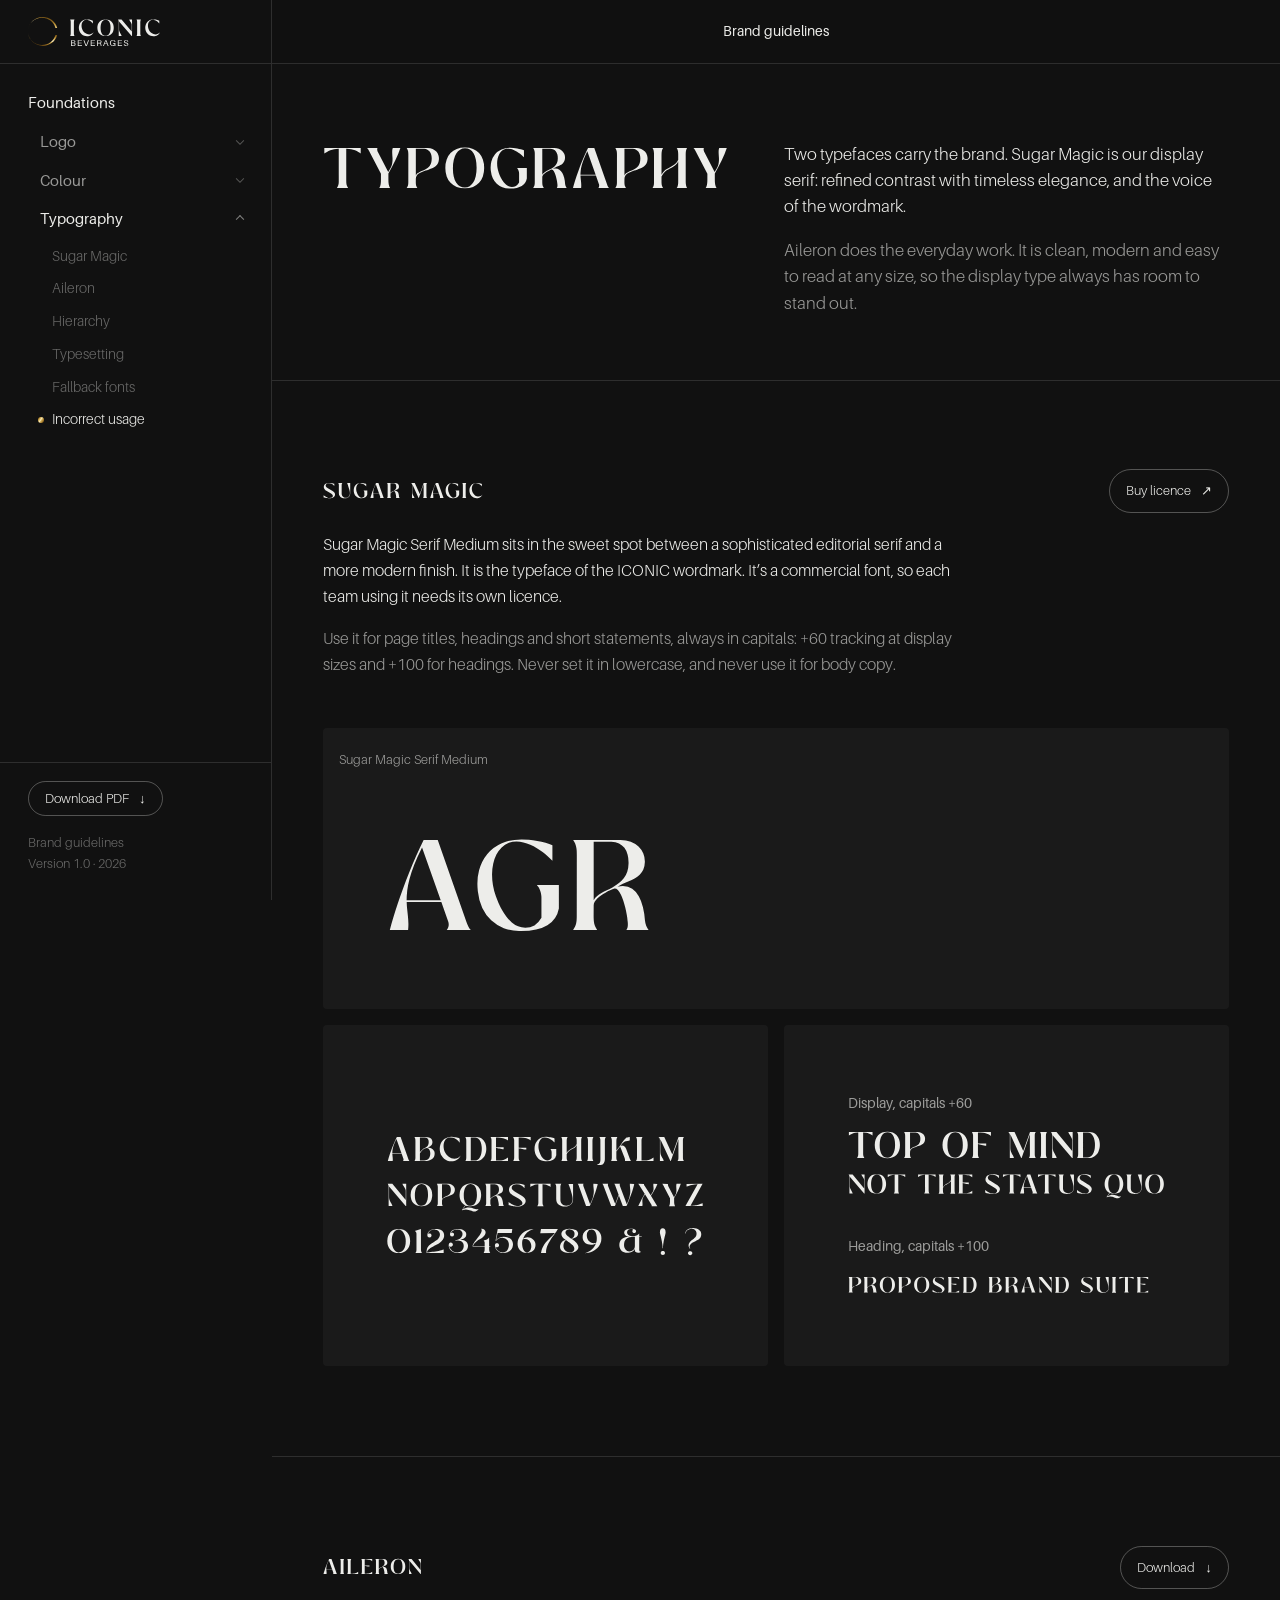
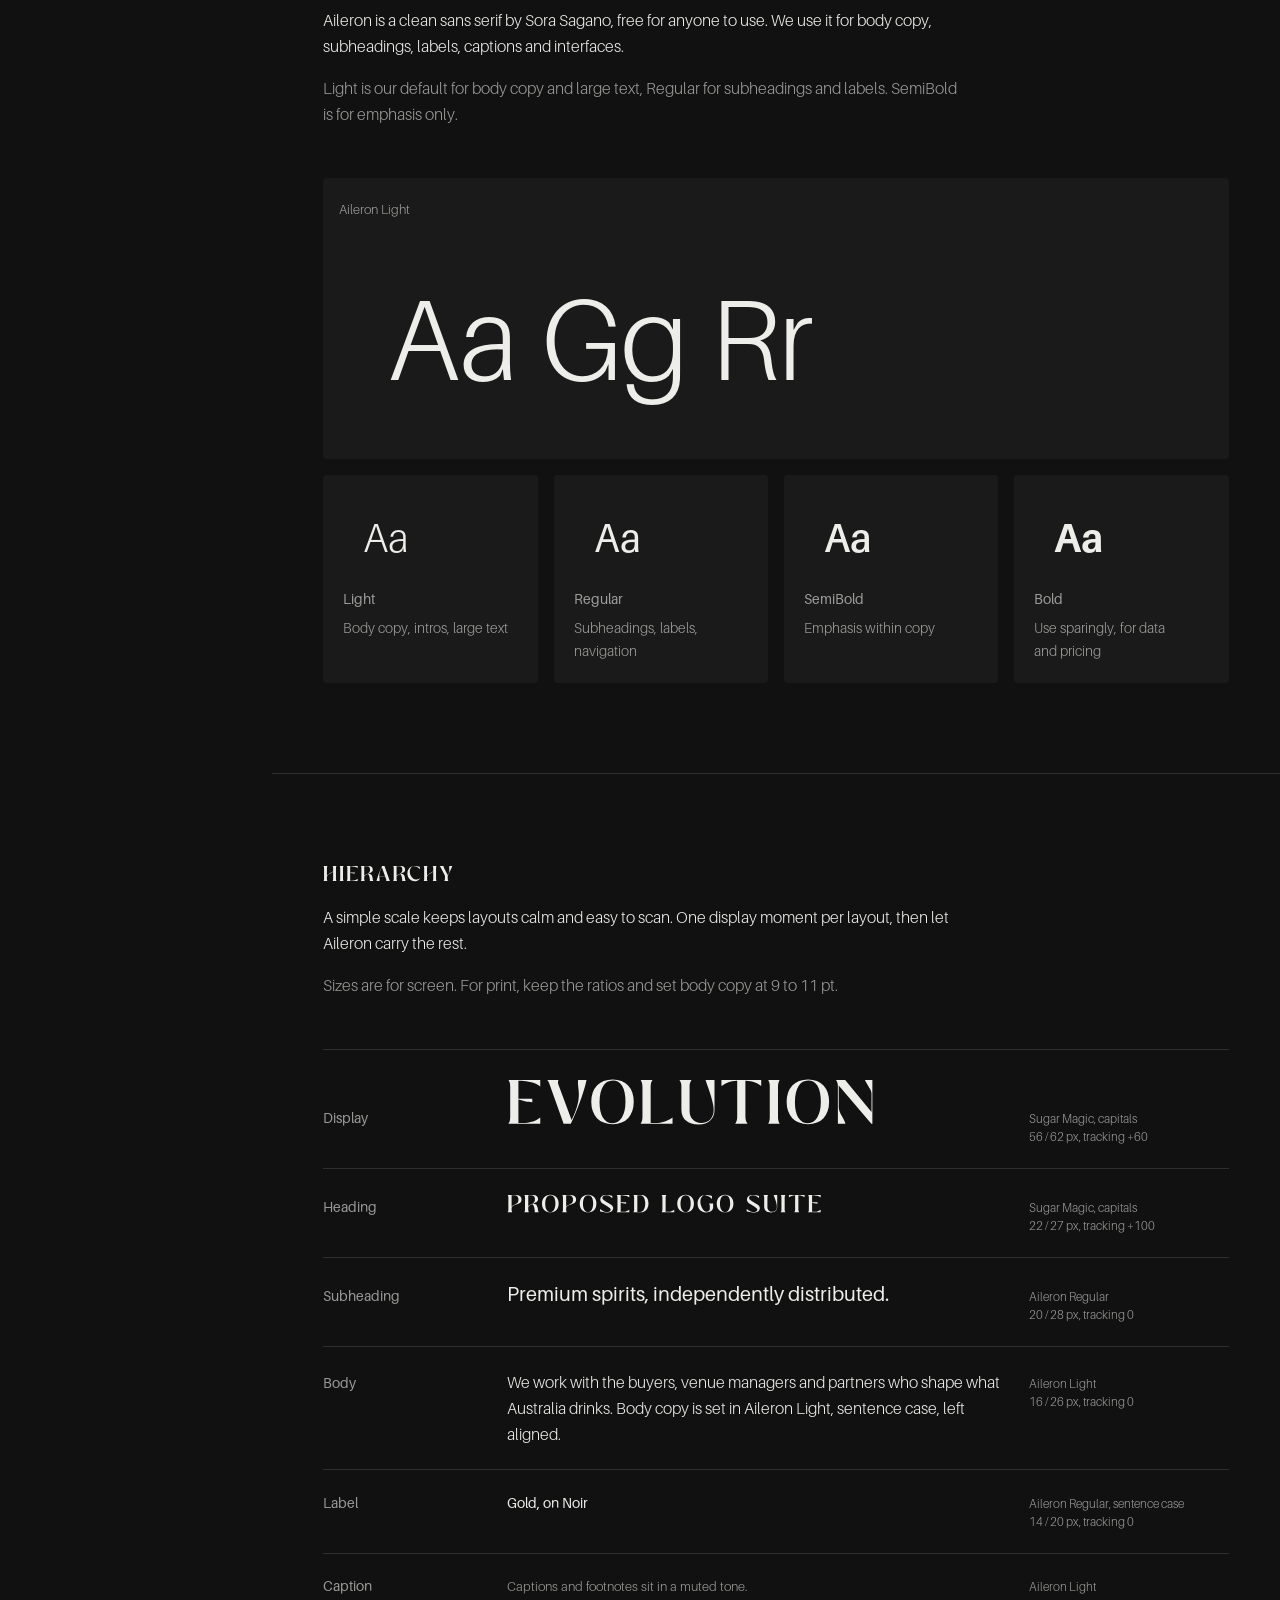
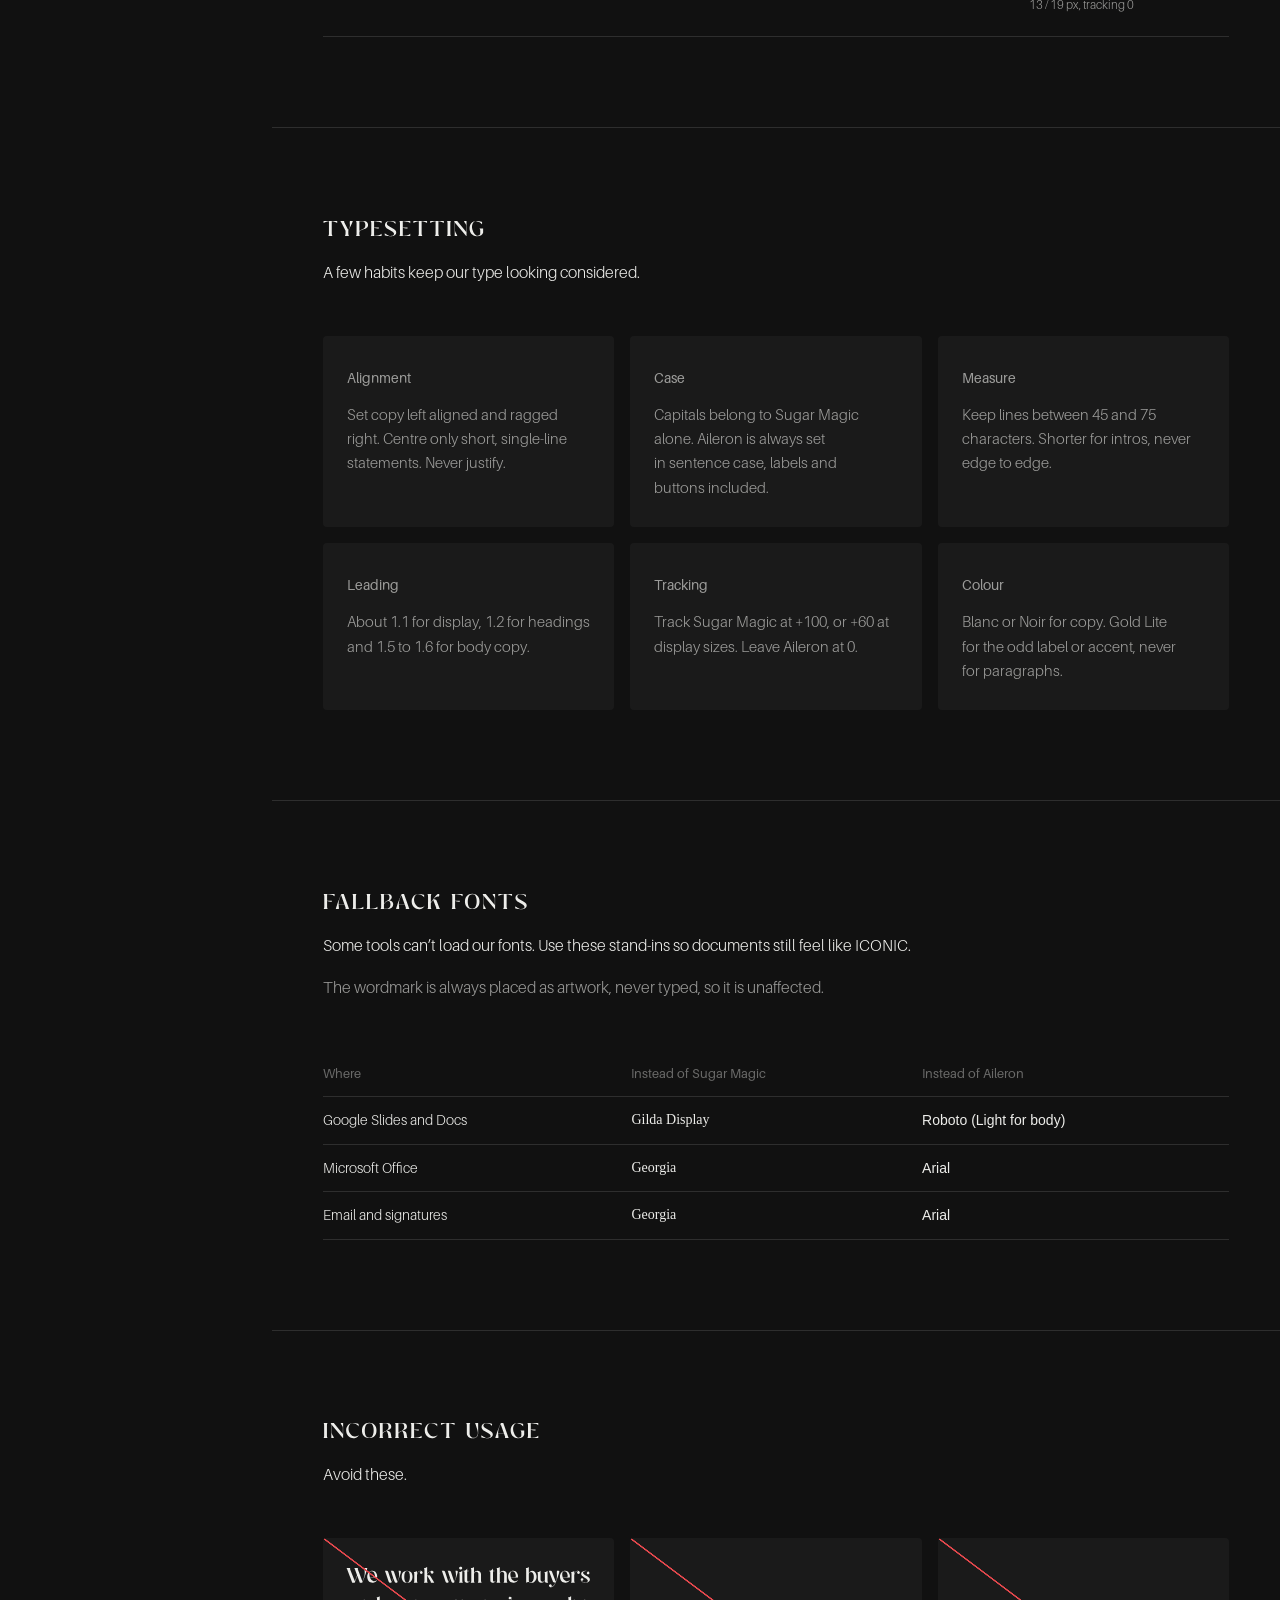
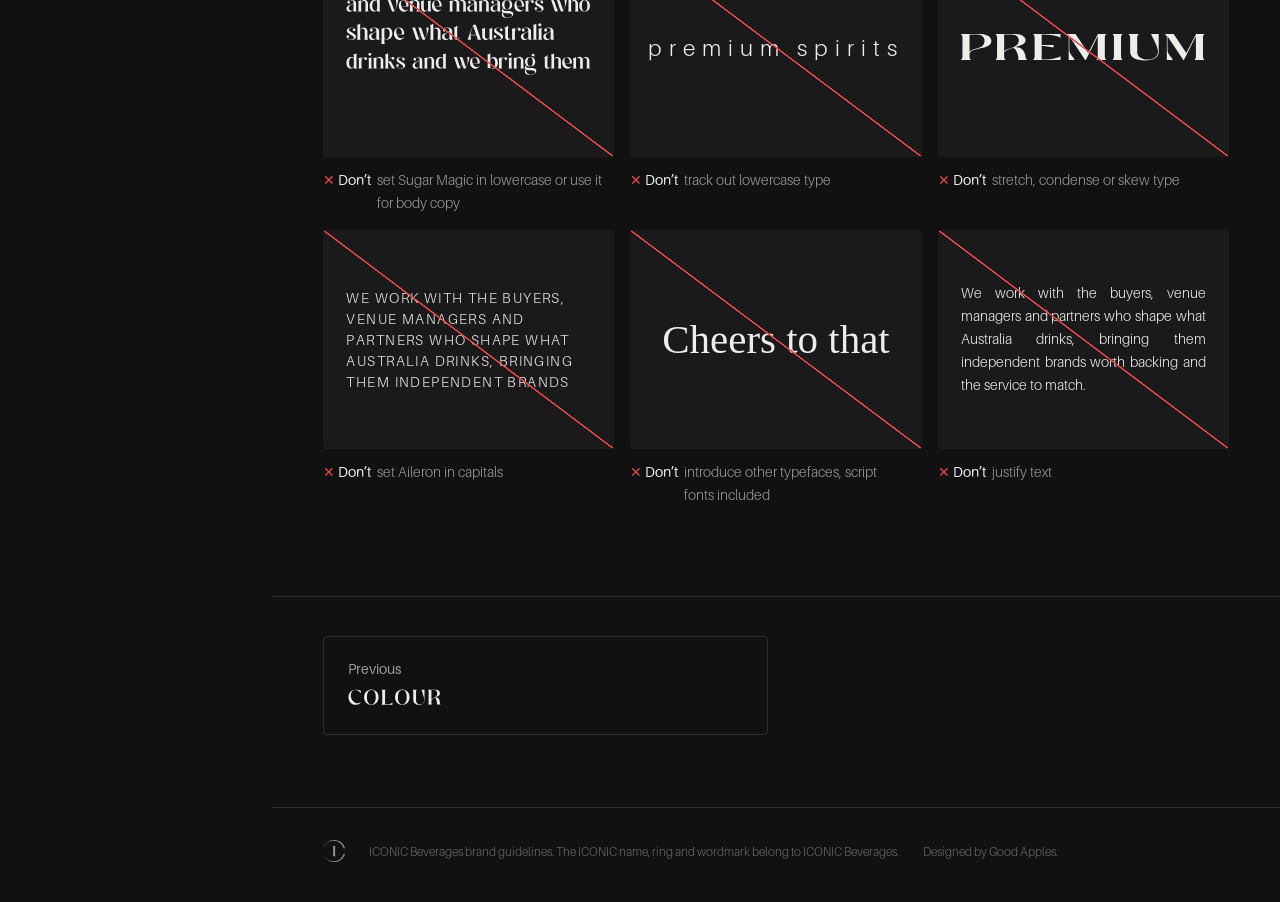
<file: typography.html>
<!doctype html>
<html lang="en-AU">
<head>
<meta charset="utf-8">
<meta name="viewport" content="width=device-width, initial-scale=1">
<title>Typography | ICONIC Brand Guidelines</title>
<meta name="description" content="Two typefaces carry the brand. Sugar Magic is our display serif: refined contrast with timeless elegance, and the voice of the wordmark.Aileron does the ev">
<meta name="robots" content="noindex, nofollow">
<meta name="theme-color" content="#111111">
<link rel="icon" href="assets/logo/svg/icon-gold.svg" type="image/svg+xml">
<link rel="stylesheet" href="assets/css/site.css">
</head>
<body data-page="typography">
<a class="skip" href="#main">Skip to content</a>

<aside class="sidebar" id="sidebar">
  <div class="sidebar-head">
    <a class="brand" href="index.html" aria-label="ICONIC Beverages brand guidelines home"><img src="assets/logo/svg/wide-stack-gold.svg" alt="ICONIC Beverages" width="150" height="34"></a>
  </div>
  <nav class="nav" aria-label="Guidelines">
    <a class="nav-root" href="index.html">Foundations</a>
    <ul class="nav-pages">
<li class="nav-page"><a href="logo.html">Logo</a><ul class="nav-subs"><li><a href="logo.html#suite" data-spy="suite">Logo suite</a></li><li><a href="logo.html#anatomy" data-spy="anatomy">Anatomy</a></li><li><a href="logo.html#colourways" data-spy="colourways">Colourways</a></li><li><a href="logo.html#clearspace" data-spy="clearspace">Clearspace</a></li><li><a href="logo.html#minimum-size" data-spy="minimum-size">Minimum size</a></li><li><a href="logo.html#aura" data-spy="aura">Animated aura</a></li><li><a href="logo.html#co-branding" data-spy="co-branding">Co-branding</a></li><li><a href="logo.html#misuse" data-spy="misuse">Incorrect usage</a></li><li><a href="logo.html#downloads" data-spy="downloads">Downloads</a></li></ul></li>
<li class="nav-page"><a href="colour.html">Colour</a><ul class="nav-subs"><li><a href="colour.html#monochrome" data-spy="monochrome">Monochrome</a></li><li><a href="colour.html#alternates" data-spy="alternates">Colour alternates</a></li><li><a href="colour.html#metals" data-spy="metals">Metals</a></li><li><a href="colour.html#pairings" data-spy="pairings">Pairings</a></li><li><a href="colour.html#balance" data-spy="balance">Balance</a></li><li><a href="colour.html#misuse" data-spy="misuse">Incorrect usage</a></li><li><a href="colour.html#downloads" data-spy="downloads">Downloads</a></li></ul></li>
<li class="nav-page is-current"><a href="typography.html" aria-current=page>Typography</a><ul class="nav-subs"><li><a href="typography.html#sugar-magic" data-spy="sugar-magic">Sugar Magic</a></li><li><a href="typography.html#aileron" data-spy="aileron">Aileron</a></li><li><a href="typography.html#hierarchy" data-spy="hierarchy">Hierarchy</a></li><li><a href="typography.html#typesetting" data-spy="typesetting">Typesetting</a></li><li><a href="typography.html#fallbacks" data-spy="fallbacks">Fallback fonts</a></li><li><a href="typography.html#misuse" data-spy="misuse">Incorrect usage</a></li></ul></li>
    </ul>
  </nav>
  <div class="sidebar-foot"><a class="btn" href="assets/downloads/ICONIC-Brand-Guidelines.pdf" download>Download PDF</a>Brand guidelines<br>Version 1.0 &middot; 2026</div>
</aside>

<div class="shell">
  <header class="topbar">
    <button class="menu-btn" aria-controls="sidebar" aria-expanded="false"><span></span><span></span><span class="sr">Menu</span></button>
    <a class="topbar-mark" href="index.html" aria-label="Home"><img src="assets/logo/svg/icon-gold.svg" alt="" width="28" height="28"></a>
    <span class="topbar-title">Brand guidelines</span>
  </header>

  <main id="main">
    <header class="page-head">
      <h1 class="page-title"><svg class="sm caps display" role="img" aria-label="TYPOGRAPHY" viewBox="0 300 16235 1600" style="width:7.9272em;height:0.7812em;vertical-align:0.0000em" xmlns="http://www.w3.org/2000/svg"><path fill="currentColor" d="M552 1901Q572 1870 586.5 1842.5Q601 1815 610.0 1784.5Q619 1754 623.5 1718.5Q628 1683 628 1635L627 332H603Q520 332 440.0 349.5Q360 367 288.5 394.5Q217 422 156.0 455.5Q95 489 50 521V300H1506V521Q1470 489 1411.0 455.5Q1352 422 1278.5 394.5Q1205 367 1121.5 349.5Q1038 332 954 332H927L928 1624Q928 1674 932.0 1711.5Q936 1749 945.0 1780.5Q954 1812 969.0 1840.5Q984 1869 1005 1901ZM2174.88 301Q2160.88 341 2169.38 387.5Q2177.88 434 2203.88 485L2606.88 1263L2705.88 1088Q2743.88 1020 2759.88 948.0Q2775.88 876 2778.88 803.0Q2781.88 730 2776.38 659.0Q2770.88 588 2767.88 522.5Q2764.88 457 2767.88 400.5Q2770.88 344 2789.88 300H3092.88Q3017.88 534 2892.38 790.5Q2766.88 1047 2613.88 1316V1570Q2613.88 1670 2626.38 1753.0Q2638.88 1836 2681.88 1901H2249.88Q2291.88 1836 2303.88 1753.0Q2315.88 1670 2315.88 1570V1332L1893.88 521Q1878.88 493 1863.38 461.5Q1847.88 430 1831.38 400.0Q1814.88 370 1796.88 343.5Q1778.88 317 1758.88 300ZM3710.76 1653Q3710.76 1697 3712.76 1728.5Q3714.76 1760 3721.26 1787.0Q3727.76 1814 3740.26 1840.0Q3752.76 1866 3772.76 1900H3345.76Q3365.76 1868 3378.76 1842.0Q3391.76 1816 3398.76 1788.5Q3405.76 1761 3408.26 1729.0Q3410.76 1697 3410.76 1653L3411.76 561Q3411.76 517 3408.26 481.5Q3404.76 446 3397.26 415.0Q3389.76 384 3377.26 356.0Q3364.76 328 3346.76 300H4187.76Q4295.76 300 4383.76 339.0Q4471.76 378 4531.76 444.5Q4591.76 511 4618.76 599.0Q4645.76 687 4632.76 785Q4624.76 855 4597.76 908.5Q4570.76 962 4531.26 1002.0Q4491.76 1042 4441.26 1071.5Q4390.76 1101 4334.76 1124.0Q4278.76 1147 4219.26 1166.5Q4159.76 1186 4101.76 1205Q4026.76 1230 3956.26 1256.5Q3885.76 1283 3831.26 1319.5Q3776.76 1356 3744.26 1406.5Q3711.76 1457 3711.76 1530ZM3711.76 1399Q3734.76 1348 3775.76 1315.0Q3816.76 1282 3867.26 1256.5Q3917.76 1231 3973.76 1210.0Q4029.76 1189 4083.76 1162Q4135.76 1136 4182.76 1103.5Q4229.76 1071 4265.76 1022.0Q4301.76 973 4323.76 903.0Q4345.76 833 4347.76 734Q4349.76 655 4330.76 582.5Q4311.76 510 4273.26 454.5Q4234.76 399 4177.26 365.5Q4119.76 332 4044.76 332H3711.76ZM5678.64 1882Q5780.64 1880 5866.14 1827.5Q5951.64 1775 6013.14 1675.0Q6074.64 1575 6109.14 1429.0Q6143.64 1283 6143.64 1095Q6143.64 904 6112.14 757.5Q6080.64 611 6020.64 512.5Q5960.64 414 5874.14 363.5Q5787.64 313 5677.64 314Q5571.64 315 5482.64 367.0Q5393.64 419 5330.14 519.5Q5266.64 620 5231.14 768.5Q5195.64 917 5195.64 1110Q5195.64 1296 5228.14 1440.5Q5260.64 1585 5322.64 1683.5Q5384.64 1782 5474.64 1832.5Q5564.64 1883 5678.64 1882ZM5677.64 1915Q5493.64 1915 5348.14 1858.0Q5202.64 1801 5101.14 1695.0Q4999.64 1589 4946.14 1438.0Q4892.64 1287 4892.64 1098Q4892.64 909 4946.14 758.0Q4999.64 607 5101.14 501.0Q5202.64 395 5348.14 338.0Q5493.64 281 5677.64 281Q5857.64 281 6000.14 338.0Q6142.64 395 6241.64 501.0Q6340.64 607 6393.64 758.0Q6446.64 909 6446.64 1098Q6446.64 1287 6393.64 1438.0Q6340.64 1589 6241.64 1695.0Q6142.64 1801 6000.14 1858.0Q5857.64 1915 5677.64 1915ZM7444.52 1920Q7300.52 1917 7174.02 1867.5Q7047.52 1818 6950.52 1727.5Q6853.52 1637 6791.52 1507.0Q6729.52 1377 6712.52 1212Q6689.52 1009 6734.52 839.5Q6779.52 670 6882.02 547.5Q6984.52 425 7139.02 357.0Q7293.52 289 7489.52 289Q7545.52 289 7619.02 296.5Q7692.52 304 7768.52 317.5Q7844.52 331 7916.02 350.5Q7987.52 370 8038.52 394V670Q8006.52 635 7963.52 596.0Q7920.52 557 7870.02 519.0Q7819.52 481 7762.52 446.5Q7705.52 412 7645.52 385.5Q7585.52 359 7523.52 343.0Q7461.52 327 7400.52 327Q7365.52 327 7331.52 332.5Q7297.52 338 7264.52 351Q7191.52 378 7136.02 432.0Q7080.52 486 7043.02 560.0Q7005.52 634 6986.02 722.5Q6966.52 811 6965.52 908.0Q6964.52 1005 6981.52 1105.0Q6998.52 1205 7033.52 1301Q7053.52 1356 7080.52 1418.5Q7107.52 1481 7143.02 1543.5Q7178.52 1606 7221.52 1663.5Q7264.52 1721 7316.52 1765.0Q7368.52 1809 7428.02 1835.5Q7487.52 1862 7556.52 1862Q7645.52 1862 7719.02 1819.0Q7792.52 1776 7843.52 1684V1333Q7844.52 1306 7839.02 1273.0Q7833.52 1240 7823.02 1207.5Q7812.52 1175 7796.52 1146.5Q7780.52 1118 7760.52 1100H8153.52V1518Q8116.52 1714 7949.02 1817.0Q7781.52 1920 7482.52 1920ZM8771.400000000001 1653Q8771.400000000001 1697 8773.900000000001 1728.5Q8776.400000000001 1760 8782.900000000001 1787.0Q8789.400000000001 1814 8801.900000000001 1840.5Q8814.400000000001 1867 8834.400000000001 1900H8406.400000000001Q8426.400000000001 1868 8439.400000000001 1842.0Q8452.400000000001 1816 8459.400000000001 1788.5Q8466.400000000001 1761 8468.900000000001 1729.0Q8471.400000000001 1697 8471.400000000001 1653L8472.400000000001 561Q8472.400000000001 517 8469.900000000001 483.0Q8467.400000000001 449 8460.400000000001 418.5Q8453.400000000001 388 8440.900000000001 359.5Q8428.400000000001 331 8407.400000000001 300H9248.400000000001Q9350.400000000001 300 9431.900000000001 331.5Q9513.400000000001 363 9569.400000000001 416.5Q9625.400000000001 470 9654.900000000001 541.0Q9684.400000000001 612 9682.400000000001 692Q9680.400000000001 770 9655.400000000001 824.0Q9630.400000000001 878 9590.400000000001 917.0Q9550.400000000001 956 9499.900000000001 982.5Q9449.400000000001 1009 9396.400000000001 1032.0Q9343.400000000001 1055 9291.400000000001 1078.0Q9239.400000000001 1101 9197.400000000001 1131Q9222.400000000001 1125 9245.400000000001 1122.5Q9268.400000000001 1120 9291.400000000001 1120Q9387.400000000001 1120 9457.400000000001 1168.5Q9527.400000000001 1217 9574.400000000001 1300.5Q9621.400000000001 1384 9648.400000000001 1495.0Q9675.400000000001 1606 9684.400000000001 1732Q9690.400000000001 1788 9705.900000000001 1825.5Q9721.400000000001 1863 9748.400000000001 1900H9353.400000000001Q9365.400000000001 1885 9371.400000000001 1865.5Q9377.400000000001 1846 9378.900000000001 1824.0Q9380.400000000001 1802 9379.400000000001 1780.0Q9378.400000000001 1758 9375.400000000001 1739Q9371.400000000001 1692 9360.900000000001 1631.0Q9350.400000000001 1570 9334.900000000001 1505.5Q9319.400000000001 1441 9299.400000000001 1378.5Q9279.400000000001 1316 9254.900000000001 1267.5Q9230.400000000001 1219 9202.400000000001 1190.5Q9174.400000000001 1162 9143.400000000001 1164Q9106.400000000001 1177 9064.900000000001 1195.5Q9023.400000000001 1214 8981.900000000001 1237.0Q8940.400000000001 1260 8902.400000000001 1286.5Q8864.400000000001 1313 8835.900000000001 1341.5Q8807.400000000001 1370 8789.900000000001 1400.0Q8772.400000000001 1430 8772.400000000001 1459ZM8772.400000000001 1370Q8793.400000000001 1330 8829.900000000001 1299.5Q8866.400000000001 1269 8910.900000000001 1243.0Q8955.400000000001 1217 9005.900000000001 1193.5Q9056.400000000001 1170 9105.400000000001 1145Q9169.400000000001 1105 9221.400000000001 1065.5Q9273.400000000001 1026 9310.900000000001 977.0Q9348.400000000001 928 9369.400000000001 865.5Q9390.400000000001 803 9392.400000000001 716Q9394.400000000001 632 9375.900000000001 561.5Q9357.400000000001 491 9318.900000000001 440.0Q9280.400000000001 389 9222.900000000001 360.5Q9165.400000000001 332 9087.400000000001 332H8772.400000000001ZM10917.280000000002 1404H10301.280000000002Q10303.280000000002 1473 10310.280000000002 1534.5Q10317.280000000002 1596 10323.280000000002 1655.5Q10329.280000000002 1715 10331.280000000002 1775.0Q10333.280000000002 1835 10326.280000000002 1900L10001.280000000002 1899Q10024.280000000002 1806 10059.280000000002 1689.5Q10094.280000000002 1573 10138.280000000002 1441.0Q10182.280000000002 1309 10235.280000000002 1165.5Q10288.280000000002 1022 10347.280000000002 875.0Q10406.280000000002 728 10470.780000000002 582.0Q10535.280000000002 436 10602.280000000002 300H10853.280000000002L11362.280000000002 1753Q11379.280000000002 1801 11397.280000000002 1838.5Q11415.280000000002 1876 11441.280000000002 1900L11014.280000000002 1899Q11025.280000000002 1887 11033.280000000002 1870.5Q11041.280000000002 1854 11045.280000000002 1835.0Q11049.280000000002 1816 11048.280000000002 1794.0Q11047.280000000002 1772 11039.280000000002 1748ZM10574.280000000002 432Q10489.280000000002 601 10435.280000000002 739.5Q10381.280000000002 878 10351.280000000002 992.0Q10321.280000000002 1106 10310.780000000002 1199.0Q10300.280000000002 1292 10300.280000000002 1372H10906.280000000002ZM12059.160000000003 1653Q12059.160000000003 1697 12061.160000000003 1728.5Q12063.160000000003 1760 12069.660000000003 1787.0Q12076.160000000003 1814 12088.660000000003 1840.0Q12101.160000000003 1866 12121.160000000003 1900H11694.160000000003Q11714.160000000003 1868 11727.160000000003 1842.0Q11740.160000000003 1816 11747.160000000003 1788.5Q11754.160000000003 1761 11756.660000000003 1729.0Q11759.160000000003 1697 11759.160000000003 1653L11760.160000000003 561Q11760.160000000003 517 11756.660000000003 481.5Q11753.160000000003 446 11745.660000000003 415.0Q11738.160000000003 384 11725.660000000003 356.0Q11713.160000000003 328 11695.160000000003 300H12536.160000000003Q12644.160000000003 300 12732.160000000003 339.0Q12820.160000000003 378 12880.160000000003 444.5Q12940.160000000003 511 12967.160000000003 599.0Q12994.160000000003 687 12981.160000000003 785Q12973.160000000003 855 12946.160000000003 908.5Q12919.160000000003 962 12879.660000000003 1002.0Q12840.160000000003 1042 12789.660000000003 1071.5Q12739.160000000003 1101 12683.160000000003 1124.0Q12627.160000000003 1147 12567.660000000003 1166.5Q12508.160000000003 1186 12450.160000000003 1205Q12375.160000000003 1230 12304.660000000003 1256.5Q12234.160000000003 1283 12179.660000000003 1319.5Q12125.160000000003 1356 12092.660000000003 1406.5Q12060.160000000003 1457 12060.160000000003 1530ZM12060.160000000003 1399Q12083.160000000003 1348 12124.160000000003 1315.0Q12165.160000000003 1282 12215.660000000003 1256.5Q12266.160000000003 1231 12322.160000000003 1210.0Q12378.160000000003 1189 12432.160000000003 1162Q12484.160000000003 1136 12531.160000000003 1103.5Q12578.160000000003 1071 12614.160000000003 1022.0Q12650.160000000003 973 12672.160000000003 903.0Q12694.160000000003 833 12696.160000000003 734Q12698.160000000003 655 12679.160000000003 582.5Q12660.160000000003 510 12621.660000000003 454.5Q12583.160000000003 399 12525.660000000003 365.5Q12468.160000000003 332 12393.160000000003 332H12060.160000000003ZM13183.040000000005 1904Q13204.040000000005 1872 13216.040000000005 1843.5Q13228.040000000005 1815 13234.040000000005 1783.5Q13240.040000000005 1752 13241.540000000005 1714.0Q13243.040000000005 1676 13243.040000000005 1627V603Q13243.040000000005 548 13241.040000000005 505.0Q13239.040000000005 462 13233.040000000005 426.0Q13227.040000000005 390 13215.040000000005 360.0Q13203.040000000005 330 13183.040000000005 300H13607.040000000005Q13587.040000000005 330 13574.540000000005 361.5Q13562.040000000005 393 13555.040000000005 429.0Q13548.040000000005 465 13545.540000000005 507.5Q13543.040000000005 550 13543.040000000005 604V1367Q13580.040000000005 1290 13635.040000000005 1237.0Q13690.040000000005 1184 13754.040000000005 1143.0Q13818.040000000005 1102 13885.540000000005 1068.0Q13953.040000000005 1034 14015.040000000005 994.0Q14077.040000000005 954 14128.540000000005 902.0Q14180.040000000005 850 14211.040000000005 775V604Q14211.040000000005 557 14210.040000000005 516.0Q14209.040000000005 475 14203.040000000005 438.0Q14197.040000000005 401 14185.040000000005 367.0Q14173.040000000005 333 14151.040000000005 300H14568.040000000005Q14546.040000000005 333 14534.540000000005 366.5Q14523.040000000005 400 14518.040000000005 437.0Q14513.040000000005 474 14512.040000000005 515.0Q14511.040000000005 556 14511.040000000005 603V1598Q14511.040000000005 1645 14512.540000000005 1686.5Q14514.040000000005 1728 14520.040000000005 1765.0Q14526.040000000005 1802 14537.540000000005 1836.5Q14549.040000000005 1871 14568.040000000005 1904H14151.040000000005Q14173.040000000005 1871 14185.040000000005 1836.5Q14197.040000000005 1802 14203.040000000005 1765.5Q14209.040000000005 1729 14210.040000000005 1688.0Q14211.040000000005 1647 14211.040000000005 1600V842Q14176.040000000005 913 14123.040000000005 961.0Q14070.040000000005 1009 14008.040000000005 1046.0Q13946.040000000005 1083 13879.540000000005 1116.5Q13813.040000000005 1150 13750.540000000005 1193.0Q13688.040000000005 1236 13634.040000000005 1295.5Q13580.040000000005 1355 13543.040000000005 1444V1626Q13543.040000000005 1675 13545.040000000005 1712.5Q13547.040000000005 1750 13553.540000000005 1782.0Q13560.040000000005 1814 13573.040000000005 1843.0Q13586.040000000005 1872 13607.040000000005 1904ZM15236.920000000006 301Q15222.920000000006 341 15231.420000000006 387.5Q15239.920000000006 434 15265.920000000006 485L15668.920000000006 1263L15767.920000000006 1088Q15805.920000000006 1020 15821.920000000006 948.0Q15837.920000000006 876 15840.920000000006 803.0Q15843.920000000006 730 15838.420000000006 659.0Q15832.920000000006 588 15829.920000000006 522.5Q15826.920000000006 457 15829.920000000006 400.5Q15832.920000000006 344 15851.920000000006 300H16154.920000000006Q16079.920000000006 534 15954.420000000006 790.5Q15828.920000000006 1047 15675.920000000006 1316V1570Q15675.920000000006 1670 15688.420000000006 1753.0Q15700.920000000006 1836 15743.920000000006 1901H15311.920000000006Q15353.920000000006 1836 15365.920000000006 1753.0Q15377.920000000006 1670 15377.920000000006 1570V1332L14955.920000000006 521Q14940.920000000006 493 14925.420000000006 461.5Q14909.920000000006 430 14893.420000000006 400.0Q14876.920000000006 370 14858.920000000006 343.5Q14840.920000000006 317 14820.920000000006 300Z"/></svg></h1>
      <div class="page-intro"><p>Two typefaces carry the brand. Sugar Magic is our display serif: refined contrast with timeless elegance, and the voice of the wordmark.</p><p class="muted">Aileron does the everyday work. It is clean, modern and easy to read at any size, so the display type always has room to stand out.</p></div>
    </header>
<section class="sec" id="sugar-magic" data-nav="Sugar Magic">
  <div class="sec-head">
    <div class="title-row"><h2><svg class="sm caps" role="img" aria-label="SUGAR MAGIC" viewBox="0 300 17102 1600" style="width:8.3506em;height:0.7812em;vertical-align:0.0000em" xmlns="http://www.w3.org/2000/svg"><path fill="currentColor" d="M1196 614Q1149 556 1092.0 503.0Q1035 450 965.5 409.5Q896 369 813.0 345.0Q730 321 631 322Q558 322 497.5 338.0Q437 354 392.0 382.0Q347 410 318.5 447.0Q290 484 281 527Q260 620 317.0 700.0Q374 780 513 861L969 1132Q1057 1182 1120.0 1238.5Q1183 1295 1221.0 1353.5Q1259 1412 1271.5 1471.0Q1284 1530 1272 1585Q1258 1657 1218.0 1719.5Q1178 1782 1104.5 1828.5Q1031 1875 920.5 1901.5Q810 1928 655 1928Q620 1928 569.5 1923.5Q519 1919 462.0 1910.5Q405 1902 345.0 1891.0Q285 1880 230.0 1867.0Q175 1854 128.5 1840.5Q82 1827 53 1813V1602Q114 1647 184.0 1698.0Q254 1749 330.5 1792.5Q407 1836 488.0 1864.5Q569 1893 653 1895Q740 1897 810.5 1883.5Q881 1870 932.0 1843.0Q983 1816 1012.0 1776.5Q1041 1737 1044 1688Q1049 1608 977.0 1526.0Q905 1444 761 1361L345 1117Q281 1082 231.0 1037.5Q181 993 147.0 942.0Q113 891 95.5 834.5Q78 778 79 719Q80 635 106.0 571.0Q132 507 176.0 459.0Q220 411 279.0 379.0Q338 347 405.0 327.0Q472 307 544.0 298.5Q616 290 686 290Q758 290 830.0 297.0Q902 304 968.5 316.0Q1035 328 1094.0 345.0Q1153 362 1200 383ZM1684.8 544Q1684.8 500 1680.8 467.5Q1676.8 435 1668.3 407.5Q1659.8 380 1646.3 354.5Q1632.8 329 1613.8 300H2055.8Q2037.8 327 2024.3 352.5Q2010.8 378 2001.8 406.0Q1992.8 434 1988.8 467.5Q1984.8 501 1984.8 544L1985.8 1446Q1985.8 1535 2016.8 1613.0Q2047.8 1691 2103.3 1748.5Q2158.8 1806 2235.8 1839.0Q2312.8 1872 2403.8 1872Q2510.8 1872 2596.3 1839.0Q2681.8 1806 2741.8 1744.0Q2801.8 1682 2833.8 1594.0Q2865.8 1506 2865.8 1396Q2865.8 1320 2849.3 1225.5Q2832.8 1131 2805.8 1029.0Q2778.8 927 2745.8 823.0Q2712.8 719 2679.8 623.0Q2646.8 527 2617.3 444.0Q2587.8 361 2568.8 303H2896.8V1406Q2896.8 1525 2856.8 1621.5Q2816.8 1718 2741.8 1786.0Q2666.8 1854 2560.3 1890.5Q2453.8 1927 2320.8 1927Q2168.8 1927 2050.8 1891.0Q1932.8 1855 1851.8 1786.0Q1770.8 1717 1728.3 1616.5Q1685.8 1516 1685.8 1387ZM4011.6 1920Q3867.6 1917 3741.1 1867.5Q3614.6 1818 3517.6 1727.5Q3420.6 1637 3358.6 1507.0Q3296.6 1377 3279.6 1212Q3256.6 1009 3301.6 839.5Q3346.6 670 3449.1 547.5Q3551.6 425 3706.1 357.0Q3860.6 289 4056.6 289Q4112.6 289 4186.1 296.5Q4259.6 304 4335.6 317.5Q4411.6 331 4483.1 350.5Q4554.6 370 4605.6 394V670Q4573.6 635 4530.6 596.0Q4487.6 557 4437.1 519.0Q4386.6 481 4329.6 446.5Q4272.6 412 4212.6 385.5Q4152.6 359 4090.6000000000004 343.0Q4028.6 327 3967.6 327Q3932.6 327 3898.6 332.5Q3864.6 338 3831.6 351Q3758.6 378 3703.1 432.0Q3647.6 486 3610.1 560.0Q3572.6 634 3553.1 722.5Q3533.6 811 3532.6 908.0Q3531.6 1005 3548.6 1105.0Q3565.6 1205 3600.6 1301Q3620.6 1356 3647.6 1418.5Q3674.6 1481 3710.1 1543.5Q3745.6 1606 3788.6 1663.5Q3831.6 1721 3883.6 1765.0Q3935.6 1809 3995.1 1835.5Q4054.6 1862 4123.6 1862Q4212.6 1862 4286.1 1819.0Q4359.6 1776 4410.6 1684V1333Q4411.6 1306 4406.1 1273.0Q4400.6 1240 4390.1 1207.5Q4379.6 1175 4363.6 1146.5Q4347.6 1118 4327.6 1100H4720.6V1518Q4683.6 1714 4516.1 1817.0Q4348.6 1920 4049.6 1920ZM5971.4 1404H5355.4Q5357.4 1473 5364.4 1534.5Q5371.4 1596 5377.4 1655.5Q5383.4 1715 5385.4 1775.0Q5387.4 1835 5380.4 1900L5055.4 1899Q5078.4 1806 5113.4 1689.5Q5148.4 1573 5192.4 1441.0Q5236.4 1309 5289.4 1165.5Q5342.4 1022 5401.4 875.0Q5460.4 728 5524.9 582.0Q5589.4 436 5656.4 300H5907.4L6416.4 1753Q6433.4 1801 6451.4 1838.5Q6469.4 1876 6495.4 1900L6068.4 1899Q6079.4 1887 6087.4 1870.5Q6095.4 1854 6099.4 1835.0Q6103.4 1816 6102.4 1794.0Q6101.4 1772 6093.4 1748ZM5628.4 432Q5543.4 601 5489.4 739.5Q5435.4 878 5405.4 992.0Q5375.4 1106 5364.9 1199.0Q5354.4 1292 5354.4 1372H5960.4ZM7195.2 1653Q7195.2 1697 7197.7 1728.5Q7200.2 1760 7206.7 1787.0Q7213.2 1814 7225.7 1840.5Q7238.2 1867 7258.2 1900H6830.2Q6850.2 1868 6863.2 1842.0Q6876.2 1816 6883.2 1788.5Q6890.2 1761 6892.7 1729.0Q6895.2 1697 6895.2 1653L6896.2 561Q6896.2 517 6893.7 483.0Q6891.2 449 6884.2 418.5Q6877.2 388 6864.7 359.5Q6852.2 331 6831.2 300H7672.2Q7774.2 300 7855.7 331.5Q7937.2 363 7993.2 416.5Q8049.2 470 8078.7 541.0Q8108.2 612 8106.2 692Q8104.2 770 8079.2 824.0Q8054.2 878 8014.2 917.0Q7974.2 956 7923.7 982.5Q7873.2 1009 7820.2 1032.0Q7767.2 1055 7715.2 1078.0Q7663.2 1101 7621.2 1131Q7646.2 1125 7669.2 1122.5Q7692.2 1120 7715.2 1120Q7811.2 1120 7881.2 1168.5Q7951.2 1217 7998.2 1300.5Q8045.2 1384 8072.2 1495.0Q8099.2 1606 8108.2 1732Q8114.2 1788 8129.7 1825.5Q8145.2 1863 8172.2 1900H7777.2Q7789.2 1885 7795.2 1865.5Q7801.2 1846 7802.7 1824.0Q7804.2 1802 7803.2 1780.0Q7802.2 1758 7799.2 1739Q7795.2 1692 7784.7 1631.0Q7774.2 1570 7758.7 1505.5Q7743.2 1441 7723.2 1378.5Q7703.2 1316 7678.7 1267.5Q7654.2 1219 7626.2 1190.5Q7598.2 1162 7567.2 1164Q7530.2 1177 7488.7 1195.5Q7447.2 1214 7405.7 1237.0Q7364.2 1260 7326.2 1286.5Q7288.2 1313 7259.7 1341.5Q7231.2 1370 7213.7 1400.0Q7196.2 1430 7196.2 1459ZM7196.2 1370Q7217.2 1330 7253.7 1299.5Q7290.2 1269 7334.7 1243.0Q7379.2 1217 7429.7 1193.5Q7480.2 1170 7529.2 1145Q7593.2 1105 7645.2 1065.5Q7697.2 1026 7734.7 977.0Q7772.2 928 7793.2 865.5Q7814.2 803 7816.2 716Q7818.2 632 7799.7 561.5Q7781.2 491 7742.7 440.0Q7704.2 389 7646.7 360.5Q7589.2 332 7511.2 332H7196.2ZM10198.8 1900 9527.8 443 9528.8 1250Q9528.8 1343 9542.8 1413.5Q9556.8 1484 9578.8 1539.0Q9600.8 1594 9626.8 1638.0Q9652.8 1682 9677.8 1723.0Q9702.8 1764 9722.8 1806.5Q9742.8 1849 9751.8 1900H9499.8V499Q9499.8 482 9497.3 459.5Q9494.8 437 9485.3 410.5Q9475.8 384 9457.3 356.0Q9438.8 328 9407.8 300H9789.8L10327.8 1473L10741.8 300H11108.8Q11072.8 333 11053.3 384.0Q11033.8 435 11033.8 516L11034.8 1625Q11034.8 1675 11036.8 1712.0Q11038.8 1749 11045.3 1780.5Q11051.8 1812 11064.3 1840.5Q11076.8 1869 11098.8 1902H10675.8Q10696.8 1869 10708.8 1840.5Q10720.8 1812 10726.8 1780.5Q10732.8 1749 10734.3 1712.0Q10735.8 1675 10735.8 1625L10732.8 443L10226.8 1900ZM12359.599999999999 1404H11743.599999999999Q11745.599999999999 1473 11752.599999999999 1534.5Q11759.599999999999 1596 11765.599999999999 1655.5Q11771.599999999999 1715 11773.599999999999 1775.0Q11775.599999999999 1835 11768.599999999999 1900L11443.599999999999 1899Q11466.599999999999 1806 11501.599999999999 1689.5Q11536.599999999999 1573 11580.599999999999 1441.0Q11624.599999999999 1309 11677.599999999999 1165.5Q11730.599999999999 1022 11789.599999999999 875.0Q11848.599999999999 728 11913.099999999999 582.0Q11977.599999999999 436 12044.599999999999 300H12295.599999999999L12804.599999999999 1753Q12821.599999999999 1801 12839.599999999999 1838.5Q12857.599999999999 1876 12883.599999999999 1900L12456.599999999999 1899Q12467.599999999999 1887 12475.599999999999 1870.5Q12483.599999999999 1854 12487.599999999999 1835.0Q12491.599999999999 1816 12490.599999999999 1794.0Q12489.599999999999 1772 12481.599999999999 1748ZM12016.599999999999 432Q11931.599999999999 601 11877.599999999999 739.5Q11823.599999999999 878 11793.599999999999 992.0Q11763.599999999999 1106 11753.099999999999 1199.0Q11742.599999999999 1292 11742.599999999999 1372H12348.599999999999ZM13822.399999999998 1920Q13678.399999999998 1917 13551.899999999998 1867.5Q13425.399999999998 1818 13328.399999999998 1727.5Q13231.399999999998 1637 13169.399999999998 1507.0Q13107.399999999998 1377 13090.399999999998 1212Q13067.399999999998 1009 13112.399999999998 839.5Q13157.399999999998 670 13259.899999999998 547.5Q13362.399999999998 425 13516.899999999998 357.0Q13671.399999999998 289 13867.399999999998 289Q13923.399999999998 289 13996.899999999998 296.5Q14070.399999999998 304 14146.399999999998 317.5Q14222.399999999998 331 14293.899999999998 350.5Q14365.399999999998 370 14416.399999999998 394V670Q14384.399999999998 635 14341.399999999998 596.0Q14298.399999999998 557 14247.899999999998 519.0Q14197.399999999998 481 14140.399999999998 446.5Q14083.399999999998 412 14023.399999999998 385.5Q13963.399999999998 359 13901.399999999998 343.0Q13839.399999999998 327 13778.399999999998 327Q13743.399999999998 327 13709.399999999998 332.5Q13675.399999999998 338 13642.399999999998 351Q13569.399999999998 378 13513.899999999998 432.0Q13458.399999999998 486 13420.899999999998 560.0Q13383.399999999998 634 13363.899999999998 722.5Q13344.399999999998 811 13343.399999999998 908.0Q13342.399999999998 1005 13359.399999999998 1105.0Q13376.399999999998 1205 13411.399999999998 1301Q13431.399999999998 1356 13458.399999999998 1418.5Q13485.399999999998 1481 13520.899999999998 1543.5Q13556.399999999998 1606 13599.399999999998 1663.5Q13642.399999999998 1721 13694.399999999998 1765.0Q13746.399999999998 1809 13805.899999999998 1835.5Q13865.399999999998 1862 13934.399999999998 1862Q14023.399999999998 1862 14096.899999999998 1819.0Q14170.399999999998 1776 14221.399999999998 1684V1333Q14222.399999999998 1306 14216.899999999998 1273.0Q14211.399999999998 1240 14200.899999999998 1207.5Q14190.399999999998 1175 14174.399999999998 1146.5Q14158.399999999998 1118 14138.399999999998 1100H14531.399999999998V1518Q14494.399999999998 1714 14326.899999999998 1817.0Q14159.399999999998 1920 13860.399999999998 1920ZM15226.199999999997 1624Q15226.199999999997 1674 15229.199999999997 1712.5Q15232.199999999997 1751 15239.199999999997 1783.0Q15246.199999999997 1815 15258.699999999997 1843.5Q15271.199999999997 1872 15290.199999999997 1902H14866.199999999997Q14885.199999999997 1872 14896.699999999997 1844.0Q14908.199999999997 1816 14914.699999999997 1784.0Q14921.199999999997 1752 14923.699999999997 1714.0Q14926.199999999997 1676 14926.199999999997 1626V603Q14926.199999999997 549 14924.699999999997 506.5Q14923.199999999997 464 14917.199999999997 428.0Q14911.199999999997 392 14899.199999999997 361.0Q14887.199999999997 330 14866.199999999997 300H15290.199999999997Q15270.199999999997 330 15257.699999999997 361.5Q15245.199999999997 393 15238.199999999997 429.0Q15231.199999999997 465 15228.699999999997 507.5Q15226.199999999997 550 15226.199999999997 604ZM16401.999999999996 1924Q16259.999999999996 1924 16136.999999999996 1879.0Q16013.999999999996 1834 15916.999999999996 1753.0Q15819.999999999996 1672 15752.499999999996 1559.0Q15684.999999999996 1446 15652.999999999996 1309Q15622.999999999996 1182 15626.999999999996 1056.5Q15630.999999999996 931 15666.499999999996 817.5Q15701.999999999996 704 15768.499999999996 607.0Q15834.999999999996 510 15929.499999999996 439.0Q16023.999999999996 368 16146.499999999996 327.5Q16268.999999999996 287 16416.999999999996 287Q16470.999999999996 287 16543.499999999996 295.5Q16615.999999999996 304 16691.499999999996 319.5Q16766.999999999996 335 16836.999999999996 357.5Q16906.999999999996 380 16955.999999999996 409L16959.999999999996 685Q16914.999999999996 617 16847.499999999996 553.0Q16779.999999999996 489 16697.999999999996 438.5Q16615.999999999996 388 16524.499999999996 357.5Q16432.999999999996 327 16340.999999999996 327Q16291.999999999996 327 16244.999999999996 336.5Q16197.999999999996 346 16151.999999999996 366Q16081.999999999996 397 16029.999999999996 454.0Q15977.999999999996 511 15943.499999999996 586.0Q15908.999999999996 661 15893.999999999996 750.0Q15878.999999999996 839 15882.499999999996 934.0Q15885.999999999996 1029 15909.999999999996 1126.0Q15933.999999999996 1223 15977.999999999996 1314Q16022.999999999996 1406 16086.999999999996 1485.0Q16150.999999999996 1564 16230.499999999996 1622.0Q16309.999999999996 1680 16403.999999999996 1713.0Q16497.999999999996 1746 16603.999999999996 1746Q16730.999999999996 1746 16832.999999999996 1694.0Q16934.999999999996 1642 17022.999999999996 1530Q16982.999999999996 1625 16919.499999999996 1698.5Q16855.999999999996 1772 16774.999999999996 1822.0Q16693.999999999996 1872 16599.499999999996 1898.0Q16504.999999999996 1924 16401.999999999996 1924Z"/></svg></h2><a class="btn ext" href="https://www.myfonts.com/collections/sugar-magic-serif-font-zeenesia-studio" target="_blank" rel="noopener">Buy licence</a></div>
    <div class="copy">
      <p>Sugar Magic Serif Medium sits in the sweet spot between a sophisticated editorial serif and a more modern finish. It is the typeface of the ICONIC wordmark. It&rsquo;s a commercial font, so each team using it needs its own licence.</p>
      <p>Use it for page titles, headings and short statements, always in capitals: +60 tracking at display sizes and +100 for headings. Never set it in lowercase, and never use it for body copy.</p>
    </div>
  </div>
  <div class="panel auto bg-panel" style="justify-content:flex-start;align-items:flex-end;min-height:clamp(200px,22vw,320px)">
    <span class="tag">Sugar Magic Serif Medium</span>
    <div class="specimen"><svg class="sm caps display" role="img" aria-label="AGR" viewBox="0 300 4731 1600" style="width:2.3099em;height:0.7812em;vertical-align:0.0000em" xmlns="http://www.w3.org/2000/svg"><path fill="currentColor" d="M966 1404H350Q352 1473 359.0 1534.5Q366 1596 372.0 1655.5Q378 1715 380.0 1775.0Q382 1835 375 1900L50 1899Q73 1806 108.0 1689.5Q143 1573 187.0 1441.0Q231 1309 284.0 1165.5Q337 1022 396.0 875.0Q455 728 519.5 582.0Q584 436 651 300H902L1411 1753Q1428 1801 1446.0 1838.5Q1464 1876 1490 1900L1063 1899Q1074 1887 1082.0 1870.5Q1090 1854 1094.0 1835.0Q1098 1816 1097.0 1794.0Q1096 1772 1088 1748ZM623 432Q538 601 484.0 739.5Q430 878 400.0 992.0Q370 1106 359.5 1199.0Q349 1292 349 1372H955ZM2346.88 1920Q2202.88 1917 2076.38 1867.5Q1949.88 1818 1852.88 1727.5Q1755.88 1637 1693.88 1507.0Q1631.88 1377 1614.88 1212Q1591.88 1009 1636.88 839.5Q1681.88 670 1784.38 547.5Q1886.88 425 2041.38 357.0Q2195.88 289 2391.88 289Q2447.88 289 2521.38 296.5Q2594.88 304 2670.88 317.5Q2746.88 331 2818.38 350.5Q2889.88 370 2940.88 394V670Q2908.88 635 2865.88 596.0Q2822.88 557 2772.38 519.0Q2721.88 481 2664.88 446.5Q2607.88 412 2547.88 385.5Q2487.88 359 2425.88 343.0Q2363.88 327 2302.88 327Q2267.88 327 2233.88 332.5Q2199.88 338 2166.88 351Q2093.88 378 2038.38 432.0Q1982.88 486 1945.38 560.0Q1907.88 634 1888.38 722.5Q1868.88 811 1867.88 908.0Q1866.88 1005 1883.88 1105.0Q1900.88 1205 1935.88 1301Q1955.88 1356 1982.88 1418.5Q2009.88 1481 2045.38 1543.5Q2080.88 1606 2123.88 1663.5Q2166.88 1721 2218.88 1765.0Q2270.88 1809 2330.38 1835.5Q2389.88 1862 2458.88 1862Q2547.88 1862 2621.38 1819.0Q2694.88 1776 2745.88 1684V1333Q2746.88 1306 2741.38 1273.0Q2735.88 1240 2725.38 1207.5Q2714.88 1175 2698.88 1146.5Q2682.88 1118 2662.88 1100H3055.88V1518Q3018.88 1714 2851.38 1817.0Q2683.88 1920 2384.88 1920ZM3673.76 1653Q3673.76 1697 3676.26 1728.5Q3678.76 1760 3685.26 1787.0Q3691.76 1814 3704.26 1840.5Q3716.76 1867 3736.76 1900H3308.76Q3328.76 1868 3341.76 1842.0Q3354.76 1816 3361.76 1788.5Q3368.76 1761 3371.26 1729.0Q3373.76 1697 3373.76 1653L3374.76 561Q3374.76 517 3372.26 483.0Q3369.76 449 3362.76 418.5Q3355.76 388 3343.26 359.5Q3330.76 331 3309.76 300H4150.76Q4252.76 300 4334.26 331.5Q4415.76 363 4471.76 416.5Q4527.76 470 4557.26 541.0Q4586.76 612 4584.76 692Q4582.76 770 4557.76 824.0Q4532.76 878 4492.76 917.0Q4452.76 956 4402.26 982.5Q4351.76 1009 4298.76 1032.0Q4245.76 1055 4193.76 1078.0Q4141.76 1101 4099.76 1131Q4124.76 1125 4147.76 1122.5Q4170.76 1120 4193.76 1120Q4289.76 1120 4359.76 1168.5Q4429.76 1217 4476.76 1300.5Q4523.76 1384 4550.76 1495.0Q4577.76 1606 4586.76 1732Q4592.76 1788 4608.26 1825.5Q4623.76 1863 4650.76 1900H4255.76Q4267.76 1885 4273.76 1865.5Q4279.76 1846 4281.26 1824.0Q4282.76 1802 4281.76 1780.0Q4280.76 1758 4277.76 1739Q4273.76 1692 4263.26 1631.0Q4252.76 1570 4237.26 1505.5Q4221.76 1441 4201.76 1378.5Q4181.76 1316 4157.26 1267.5Q4132.76 1219 4104.76 1190.5Q4076.76 1162 4045.76 1164Q4008.76 1177 3967.26 1195.5Q3925.76 1214 3884.26 1237.0Q3842.76 1260 3804.76 1286.5Q3766.76 1313 3738.26 1341.5Q3709.76 1370 3692.26 1400.0Q3674.76 1430 3674.76 1459ZM3674.76 1370Q3695.76 1330 3732.26 1299.5Q3768.76 1269 3813.26 1243.0Q3857.76 1217 3908.26 1193.5Q3958.76 1170 4007.76 1145Q4071.76 1105 4123.76 1065.5Q4175.76 1026 4213.26 977.0Q4250.76 928 4271.76 865.5Q4292.76 803 4294.76 716Q4296.76 632 4278.26 561.5Q4259.76 491 4221.26 440.0Q4182.76 389 4125.26 360.5Q4067.76 332 3989.76 332H3674.76Z"/></svg></div>
  </div>
  <div class="grid g2" style="margin-top:16px">
    <div class="panel auto bg-panel" style="justify-content:flex-start"><div class="glyphs"><svg class="sm caps" role="img" aria-label="ABCDEFGHIJKLM" viewBox="0 300 19890 1600" style="width:9.7117em;height:0.7812em;vertical-align:0.0000em" xmlns="http://www.w3.org/2000/svg"><path fill="currentColor" d="M966 1404H350Q352 1473 359.0 1534.5Q366 1596 372.0 1655.5Q378 1715 380.0 1775.0Q382 1835 375 1900L50 1899Q73 1806 108.0 1689.5Q143 1573 187.0 1441.0Q231 1309 284.0 1165.5Q337 1022 396.0 875.0Q455 728 519.5 582.0Q584 436 651 300H902L1411 1753Q1428 1801 1446.0 1838.5Q1464 1876 1490 1900L1063 1899Q1074 1887 1082.0 1870.5Q1090 1854 1094.0 1835.0Q1098 1816 1097.0 1794.0Q1096 1772 1088 1748ZM623 432Q538 601 484.0 739.5Q430 878 400.0 992.0Q370 1106 359.5 1199.0Q349 1292 349 1372H955ZM1824.8 1900Q1842.8 1872 1855.3 1847.0Q1867.8 1822 1875.3 1796.0Q1882.8 1770 1885.8 1741.0Q1888.8 1712 1888.8 1676L1890.8 577Q1890.8 527 1887.3 487.0Q1883.8 447 1876.3 414.0Q1868.8 381 1856.3 353.0Q1843.8 325 1824.8 300H2609.8Q2720.8 300 2799.3 328.5Q2877.8 357 2927.8 403.5Q2977.8 450 3001.3 510.0Q3024.8 570 3025.8 634Q3026.8 700 3000.8 761.5Q2974.8 823 2928.8 872.5Q2882.8 922 2820.8 955.0Q2758.8 988 2687.8 998Q2796.8 998 2886.3 1027.5Q2975.8 1057 3040.3 1110.5Q3104.8 1164 3139.8 1238.5Q3174.8 1313 3174.8 1403Q3174.8 1520 3130.8 1612.5Q3086.8 1705 3002.8 1769.0Q2918.8 1833 2797.3 1866.5Q2675.8 1900 2520.8 1900ZM2465.8 1867Q2560.8 1867 2636.8 1836.0Q2712.8 1805 2766.3 1747.0Q2819.8 1689 2849.3 1605.5Q2878.8 1522 2880.8 1417Q2882.8 1343 2866.3 1275.5Q2849.8 1208 2820.3 1155.5Q2790.8 1103 2750.8 1071.0Q2710.8 1039 2664.8 1037H2649.8Q2584.8 1037 2517.8 1068.0Q2450.8 1099 2389.8 1150.0Q2328.8 1201 2276.8 1267.0Q2224.8 1333 2189.8 1404V1867ZM2189.8 1335Q2221.8 1272 2266.8 1221.0Q2311.8 1170 2362.8 1129.0Q2413.8 1088 2468.3 1056.0Q2522.8 1024 2574.8 1000Q2628.8 978 2667.3 939.5Q2705.8 901 2729.8 853.0Q2753.8 805 2764.8 750.5Q2775.8 696 2775.8 642Q2775.8 578 2760.8 521.5Q2745.8 465 2713.3 423.0Q2680.8 381 2630.3 356.5Q2579.8 332 2508.8 332H2189.8ZM4287.6 1924Q4145.6 1924 4022.6000000000004 1879.0Q3899.6 1834 3802.6 1753.0Q3705.6 1672 3638.1 1559.0Q3570.6 1446 3538.6 1309Q3508.6 1182 3512.6 1056.5Q3516.6 931 3552.1 817.5Q3587.6 704 3654.1 607.0Q3720.6 510 3815.1 439.0Q3909.6 368 4032.1000000000004 327.5Q4154.6 287 4302.6 287Q4356.6 287 4429.1 295.5Q4501.6 304 4577.1 319.5Q4652.6 335 4722.6 357.5Q4792.6 380 4841.6 409L4845.6 685Q4800.6 617 4733.1 553.0Q4665.6 489 4583.6 438.5Q4501.6 388 4410.1 357.5Q4318.6 327 4226.6 327Q4177.6 327 4130.6 336.5Q4083.6 346 4037.6 366Q3967.6 397 3915.6 454.0Q3863.6 511 3829.1 586.0Q3794.6 661 3779.6 750.0Q3764.6 839 3768.1 934.0Q3771.6 1029 3795.6 1126.0Q3819.6 1223 3863.6 1314Q3908.6 1406 3972.6 1485.0Q4036.6 1564 4116.1 1622.0Q4195.6 1680 4289.6 1713.0Q4383.6 1746 4489.6 1746Q4616.6 1746 4718.6 1694.0Q4820.6 1642 4908.6 1530Q4868.6 1625 4805.1 1698.5Q4741.6 1772 4660.6 1822.0Q4579.6 1872 4485.1 1898.0Q4390.6 1924 4287.6 1924ZM5216.4 1906Q5237.4 1873 5250.4 1844.5Q5263.4 1816 5270.4 1784.5Q5277.4 1753 5279.9 1715.0Q5282.4 1677 5282.4 1627V578Q5282.4 528 5279.9 490.0Q5277.4 452 5270.4 420.5Q5263.4 389 5250.4 360.5Q5237.4 332 5216.4 300L5979.4 301Q6081.4 301 6168.9 331.0Q6256.4 361 6328.4 414.5Q6400.4 468 6454.9 542.5Q6509.4 617 6546.4 707.0Q6583.4 797 6601.4 899.0Q6619.4 1001 6617.4 1109Q6615.4 1218 6592.9 1320.0Q6570.4 1422 6529.4 1511.0Q6488.4 1600 6428.9 1673.0Q6369.4 1746 6292.9 1798.0Q6216.4 1850 6123.9 1878.5Q6031.4 1907 5924.4 1907ZM5842.4 1873Q5954.4 1873 6042.9 1812.5Q6131.4 1752 6192.4 1647.5Q6253.4 1543 6285.4 1402.5Q6317.4 1262 6317.4 1103Q6317.4 944 6287.9 803.5Q6258.4 663 6202.9 558.5Q6147.4 454 6066.4 393.5Q5985.4 333 5882.4 333H5582.4V1873ZM7438.2 1869Q7524.2 1869 7603.2 1860.5Q7682.2 1852 7758.2 1829.5Q7834.2 1807 7910.2 1768.5Q7986.2 1730 8066.2 1671L8067.2 1901H6902.2Q6923.2 1869 6936.2 1840.5Q6949.2 1812 6955.7 1780.5Q6962.2 1749 6964.7 1711.5Q6967.2 1674 6967.2 1624V577Q6967.2 527 6964.7 489.5Q6962.2 452 6955.7 420.5Q6949.2 389 6936.2 360.5Q6923.2 332 6902.2 300H8066.2V535Q8009.2 485 7924.7 446.0Q7840.2 407 7743.7 381.0Q7647.2 355 7546.7 342.0Q7446.2 329 7358.2 331L7267.2 332V982L7775.2 983V1112Q7715.2 1110 7645.7 1099.0Q7576.2 1088 7507.2 1073.0Q7438.2 1058 7375.2 1042.5Q7312.2 1027 7267.2 1017L7268.2 1869ZM8413.0 1901Q8434.0 1867 8447.0 1837.0Q8460.0 1807 8467.0 1775.0Q8474.0 1743 8476.5 1706.5Q8479.0 1670 8479.0 1624V577Q8479.0 527 8475.0 489.5Q8471.0 452 8462.0 420.5Q8453.0 389 8438.5 360.5Q8424.0 332 8403.0 300H9578.0V539Q9529.0 493 9455.0 455.0Q9381.0 417 9293.5 389.5Q9206.0 362 9110.0 347.0Q9014.0 332 8921.0 332H8779.0V1009L9287.0 1010V1139Q9225.0 1137 9155.0 1126.0Q9085.0 1115 9016.5 1100.0Q8948.0 1085 8886.0 1069.0Q8824.0 1053 8779.0 1043V1624Q8779.0 1674 8781.5 1711.5Q8784.0 1749 8791.5 1780.5Q8799.0 1812 8812.0 1840.5Q8825.0 1869 8847.0 1901ZM10576.8 1920Q10432.8 1917 10306.3 1867.5Q10179.8 1818 10082.8 1727.5Q9985.8 1637 9923.8 1507.0Q9861.8 1377 9844.8 1212Q9821.8 1009 9866.8 839.5Q9911.8 670 10014.3 547.5Q10116.8 425 10271.3 357.0Q10425.8 289 10621.8 289Q10677.8 289 10751.3 296.5Q10824.8 304 10900.8 317.5Q10976.8 331 11048.3 350.5Q11119.8 370 11170.8 394V670Q11138.8 635 11095.8 596.0Q11052.8 557 11002.3 519.0Q10951.8 481 10894.8 446.5Q10837.8 412 10777.8 385.5Q10717.8 359 10655.8 343.0Q10593.8 327 10532.8 327Q10497.8 327 10463.8 332.5Q10429.8 338 10396.8 351Q10323.8 378 10268.3 432.0Q10212.8 486 10175.3 560.0Q10137.8 634 10118.3 722.5Q10098.8 811 10097.8 908.0Q10096.8 1005 10113.8 1105.0Q10130.8 1205 10165.8 1301Q10185.8 1356 10212.8 1418.5Q10239.8 1481 10275.3 1543.5Q10310.8 1606 10353.8 1663.5Q10396.8 1721 10448.8 1765.0Q10500.8 1809 10560.3 1835.5Q10619.8 1862 10688.8 1862Q10777.8 1862 10851.3 1819.0Q10924.8 1776 10975.8 1684V1333Q10976.8 1306 10971.3 1273.0Q10965.8 1240 10955.3 1207.5Q10944.8 1175 10928.8 1146.5Q10912.8 1118 10892.8 1100H11285.8V1518Q11248.8 1714 11081.3 1817.0Q10913.8 1920 10614.8 1920ZM11620.599999999999 1904Q11641.599999999999 1872 11653.599999999999 1843.5Q11665.599999999999 1815 11671.599999999999 1783.5Q11677.599999999999 1752 11679.099999999999 1714.0Q11680.599999999999 1676 11680.599999999999 1627V603Q11680.599999999999 548 11678.599999999999 505.0Q11676.599999999999 462 11670.599999999999 426.0Q11664.599999999999 390 11652.599999999999 360.0Q11640.599999999999 330 11620.599999999999 300H12044.599999999999Q12024.599999999999 330 12012.099999999999 361.5Q11999.599999999999 393 11992.599999999999 429.0Q11985.599999999999 465 11983.099999999999 507.5Q11980.599999999999 550 11980.599999999999 604V1367Q12017.599999999999 1290 12072.599999999999 1237.0Q12127.599999999999 1184 12191.599999999999 1143.0Q12255.599999999999 1102 12323.099999999999 1068.0Q12390.599999999999 1034 12452.599999999999 994.0Q12514.599999999999 954 12566.099999999999 902.0Q12617.599999999999 850 12648.599999999999 775V604Q12648.599999999999 557 12647.599999999999 516.0Q12646.599999999999 475 12640.599999999999 438.0Q12634.599999999999 401 12622.599999999999 367.0Q12610.599999999999 333 12588.599999999999 300H13005.599999999999Q12983.599999999999 333 12972.099999999999 366.5Q12960.599999999999 400 12955.599999999999 437.0Q12950.599999999999 474 12949.599999999999 515.0Q12948.599999999999 556 12948.599999999999 603V1598Q12948.599999999999 1645 12950.099999999999 1686.5Q12951.599999999999 1728 12957.599999999999 1765.0Q12963.599999999999 1802 12975.099999999999 1836.5Q12986.599999999999 1871 13005.599999999999 1904H12588.599999999999Q12610.599999999999 1871 12622.599999999999 1836.5Q12634.599999999999 1802 12640.599999999999 1765.5Q12646.599999999999 1729 12647.599999999999 1688.0Q12648.599999999999 1647 12648.599999999999 1600V842Q12613.599999999999 913 12560.599999999999 961.0Q12507.599999999999 1009 12445.599999999999 1046.0Q12383.599999999999 1083 12317.099999999999 1116.5Q12250.599999999999 1150 12188.099999999999 1193.0Q12125.599999999999 1236 12071.599999999999 1295.5Q12017.599999999999 1355 11980.599999999999 1444V1626Q11980.599999999999 1675 11982.599999999999 1712.5Q11984.599999999999 1750 11991.099999999999 1782.0Q11997.599999999999 1814 12010.599999999999 1843.0Q12023.599999999999 1872 12044.599999999999 1904ZM13700.399999999998 1624Q13700.399999999998 1674 13703.399999999998 1712.5Q13706.399999999998 1751 13713.399999999998 1783.0Q13720.399999999998 1815 13732.899999999998 1843.5Q13745.399999999998 1872 13764.399999999998 1902H13340.399999999998Q13359.399999999998 1872 13370.899999999998 1844.0Q13382.399999999998 1816 13388.899999999998 1784.0Q13395.399999999998 1752 13397.899999999998 1714.0Q13400.399999999998 1676 13400.399999999998 1626V603Q13400.399999999998 549 13398.899999999998 506.5Q13397.399999999998 464 13391.399999999998 428.0Q13385.399999999998 392 13373.399999999998 361.0Q13361.399999999998 330 13340.399999999998 300H13764.399999999998Q13744.399999999998 330 13731.899999999998 361.5Q13719.399999999998 393 13712.399999999998 429.0Q13705.399999999998 465 13702.899999999998 507.5Q13700.399999999998 550 13700.399999999998 604ZM13983.199999999997 2127Q14061.199999999997 2128 14110.199999999997 2101.0Q14159.199999999997 2074 14186.199999999997 2028.0Q14213.199999999997 1982 14222.199999999997 1922.5Q14231.199999999997 1863 14231.199999999997 1799L14228.199999999997 579Q14228.199999999997 529 14226.199999999997 491.0Q14224.199999999997 453 14217.699999999997 421.5Q14211.199999999997 390 14198.199999999997 361.5Q14185.199999999997 333 14164.199999999997 300H14593.199999999997Q14573.199999999997 330 14560.699999999997 358.0Q14548.199999999997 386 14540.699999999997 418.5Q14533.199999999997 451 14530.699999999997 489.5Q14528.199999999997 528 14528.199999999997 578V1788Q14528.199999999997 1885 14500.699999999997 1958.0Q14473.199999999997 2031 14426.699999999997 2079.5Q14380.199999999997 2128 14318.199999999997 2152.0Q14256.199999999997 2176 14187.199999999997 2176Q14137.199999999997 2176 14085.699999999997 2164.0Q14034.199999999997 2152 13983.199999999997 2127ZM14934.999999999996 1900Q14954.999999999996 1870 14966.499999999996 1844.0Q14977.999999999996 1818 14983.999999999996 1789.0Q14989.999999999996 1760 14991.999999999996 1725.5Q14993.999999999996 1691 14993.999999999996 1646L14994.999999999996 609Q14994.999999999996 553 14991.999999999996 509.5Q14988.999999999996 466 14981.499999999996 430.0Q14973.999999999996 394 14960.999999999996 362.5Q14947.999999999996 331 14927.999999999996 301H15362.999999999996Q15342.999999999996 332 15329.499999999996 363.5Q15315.999999999996 395 15308.499999999996 431.5Q15300.999999999996 468 15297.999999999996 511.5Q15294.999999999996 555 15294.999999999996 609L15293.999999999996 1212L15623.999999999996 762Q15686.999999999996 671 15736.499999999996 601.5Q15785.999999999996 532 15828.499999999996 480.5Q15870.999999999996 429 15910.499999999996 394.5Q15949.999999999996 360 15992.499999999996 339.5Q16034.999999999996 319 16082.999999999996 310.5Q16130.999999999996 302 16190.999999999996 303V465Q16189.999999999996 515 16168.999999999996 533.0Q16147.999999999996 551 16112.499999999996 556.0Q16076.999999999996 561 16027.499999999996 563.5Q15977.999999999996 566 15918.499999999996 584.0Q15858.999999999996 602 15791.499999999996 646.5Q15723.999999999996 691 15651.999999999996 780Q15629.999999999996 806 15611.499999999996 834.0Q15592.999999999996 862 15578.999999999996 886Q15626.999999999996 864 15675.999999999996 864Q15719.999999999996 864 15760.499999999996 880.5Q15800.999999999996 897 15835.999999999996 926.5Q15870.999999999996 956 15898.999999999996 997.0Q15926.999999999996 1038 15944.999999999996 1088L16179.999999999996 1711Q16196.999999999996 1760 16216.999999999996 1806.0Q16236.999999999996 1852 16271.999999999996 1900L15864.999999999996 1899Q15873.999999999996 1881 15874.499999999996 1855.0Q15874.999999999996 1829 15870.499999999996 1802.0Q15865.999999999996 1775 15858.999999999996 1750.0Q15851.999999999996 1725 15845.999999999996 1709L15546.999999999996 930L15293.999999999996 1266V1645Q15293.999999999996 1690 15295.999999999996 1723.0Q15297.999999999996 1756 15304.999999999996 1784.5Q15311.999999999996 1813 15324.499999999996 1840.5Q15336.999999999996 1868 15358.999999999996 1900ZM16606.799999999996 1901Q16625.799999999996 1869 16638.299999999996 1839.5Q16650.799999999996 1810 16658.299999999996 1778.0Q16665.799999999996 1746 16669.299999999996 1708.5Q16672.799999999996 1671 16672.799999999996 1624V577Q16672.799999999996 492 16659.299999999996 426.5Q16645.799999999996 361 16607.799999999996 300H17040.799999999996Q17019.799999999996 332 17006.299999999996 360.5Q16992.799999999996 389 16985.299999999996 420.5Q16977.799999999996 452 16975.299999999996 489.5Q16972.799999999996 527 16972.799999999996 577L16973.799999999996 1869H17180.799999999996Q17242.799999999996 1869 17313.799999999996 1859.5Q17384.799999999996 1850 17461.299999999996 1827.0Q17537.799999999996 1804 17616.799999999996 1766.0Q17695.799999999996 1728 17772.799999999996 1671V1901ZM18899.599999999995 1900 18228.599999999995 443 18229.599999999995 1250Q18229.599999999995 1343 18243.599999999995 1413.5Q18257.599999999995 1484 18279.599999999995 1539.0Q18301.599999999995 1594 18327.599999999995 1638.0Q18353.599999999995 1682 18378.599999999995 1723.0Q18403.599999999995 1764 18423.599999999995 1806.5Q18443.599999999995 1849 18452.599999999995 1900H18200.599999999995V499Q18200.599999999995 482 18198.099999999995 459.5Q18195.599999999995 437 18186.099999999995 410.5Q18176.599999999995 384 18158.099999999995 356.0Q18139.599999999995 328 18108.599999999995 300H18490.599999999995L19028.599999999995 1473L19442.599999999995 300H19809.599999999995Q19773.599999999995 333 19754.099999999995 384.0Q19734.599999999995 435 19734.599999999995 516L19735.599999999995 1625Q19735.599999999995 1675 19737.599999999995 1712.0Q19739.599999999995 1749 19746.099999999995 1780.5Q19752.599999999995 1812 19765.099999999995 1840.5Q19777.599999999995 1869 19799.599999999995 1902H19376.599999999995Q19397.599999999995 1869 19409.599999999995 1840.5Q19421.599999999995 1812 19427.599999999995 1780.5Q19433.599999999995 1749 19435.099999999995 1712.0Q19436.599999999995 1675 19436.599999999995 1625L19433.599999999995 443L18927.599999999995 1900Z"/></svg><br><svg class="sm caps" role="img" aria-label="NOPQRSTUVWXYZ" viewBox="0 300 22785 1600" style="width:11.1253em;height:0.7812em;vertical-align:0.0000em" xmlns="http://www.w3.org/2000/svg"><path fill="currentColor" d="M118 508Q115 470 109.5 442.0Q104 414 95.5 390.5Q87 367 76.0 345.5Q65 324 50 300H384L1348 1469V809Q1348 766 1333.5 721.0Q1319 676 1296.0 631.5Q1273 587 1245.0 542.5Q1217 498 1190.5 456.0Q1164 414 1142.5 374.5Q1121 335 1110 300H1380V1900L1342 1899L149 498L150 1289Q150 1343 164.0 1395.5Q178 1448 200.5 1499.0Q223 1550 250.5 1600.0Q278 1650 305.5 1699.5Q333 1749 356.5 1799.0Q380 1849 394 1900H118ZM2485.8 1882Q2587.8 1880 2673.3 1827.5Q2758.8 1775 2820.3 1675.0Q2881.8 1575 2916.3 1429.0Q2950.8 1283 2950.8 1095Q2950.8 904 2919.3 757.5Q2887.8 611 2827.8 512.5Q2767.8 414 2681.3 363.5Q2594.8 313 2484.8 314Q2378.8 315 2289.8 367.0Q2200.8 419 2137.3 519.5Q2073.8 620 2038.3000000000002 768.5Q2002.8 917 2002.8 1110Q2002.8 1296 2035.3000000000002 1440.5Q2067.8 1585 2129.8 1683.5Q2191.8 1782 2281.8 1832.5Q2371.8 1883 2485.8 1882ZM2484.8 1915Q2300.8 1915 2155.3 1858.0Q2009.8 1801 1908.3 1695.0Q1806.8 1589 1753.3 1438.0Q1699.8 1287 1699.8 1098Q1699.8 909 1753.3 758.0Q1806.8 607 1908.3 501.0Q2009.8 395 2155.3 338.0Q2300.8 281 2484.8 281Q2664.8 281 2807.3 338.0Q2949.8 395 3048.8 501.0Q3147.8 607 3200.8 758.0Q3253.8 909 3253.8 1098Q3253.8 1287 3200.8 1438.0Q3147.8 1589 3048.8 1695.0Q2949.8 1801 2807.3 1858.0Q2664.8 1915 2484.8 1915ZM3953.6 1653Q3953.6 1697 3955.6 1728.5Q3957.6 1760 3964.1 1787.0Q3970.6 1814 3983.1 1840.0Q3995.6 1866 4015.6 1900H3588.6Q3608.6 1868 3621.6 1842.0Q3634.6 1816 3641.6 1788.5Q3648.6 1761 3651.1 1729.0Q3653.6 1697 3653.6 1653L3654.6 561Q3654.6 517 3651.1 481.5Q3647.6 446 3640.1 415.0Q3632.6 384 3620.1 356.0Q3607.6 328 3589.6 300H4430.6Q4538.6 300 4626.6 339.0Q4714.6 378 4774.6 444.5Q4834.6 511 4861.6 599.0Q4888.6 687 4875.6 785Q4867.6 855 4840.6 908.5Q4813.6 962 4774.1 1002.0Q4734.6 1042 4684.1 1071.5Q4633.6 1101 4577.6 1124.0Q4521.6 1147 4462.1 1166.5Q4402.6 1186 4344.6 1205Q4269.6 1230 4199.1 1256.5Q4128.6 1283 4074.1000000000004 1319.5Q4019.6 1356 3987.1 1406.5Q3954.6 1457 3954.6 1530ZM3954.6 1399Q3977.6 1348 4018.6 1315.0Q4059.6 1282 4110.1 1256.5Q4160.6 1231 4216.6 1210.0Q4272.6 1189 4326.6 1162Q4378.6 1136 4425.6 1103.5Q4472.6 1071 4508.6 1022.0Q4544.6 973 4566.6 903.0Q4588.6 833 4590.6 734Q4592.6 655 4573.6 582.5Q4554.6 510 4516.1 454.5Q4477.6 399 4420.1 365.5Q4362.6 332 4287.6 332H3954.6ZM5621.4 1836Q5524.4 1790 5449.4 1719.0Q5374.4 1648 5322.9 1554.0Q5271.4 1460 5244.4 1345.5Q5217.4 1231 5217.4 1098Q5217.4 909 5270.9 758.0Q5324.4 607 5425.9 501.0Q5527.4 395 5672.9 338.0Q5818.4 281 6002.4 281Q6182.4 281 6324.9 338.0Q6467.4 395 6566.4 501.0Q6665.4 607 6718.4 758.0Q6771.4 909 6771.4 1098Q6771.4 1287 6718.4 1438.0Q6665.4 1589 6566.4 1695.0Q6467.4 1801 6324.9 1858.0Q6182.4 1915 6002.4 1915Q5902.4 1915 5814.9 1898.0Q5727.4 1881 5650.4 1849L5444.4 2148Q5507.4 2105 5565.9 2076.0Q5624.4 2047 5678.4 2029.0Q5732.4 2011 5782.4 2003.5Q5832.4 1996 5879.4 1996Q5969.4 1996 6048.9 2017.5Q6128.4 2039 6200.9 2065.0Q6273.4 2091 6340.4 2112.5Q6407.4 2134 6473.4 2134Q6505.4 2134 6536.9 2127.5Q6568.4 2121 6600.4 2106Q6554.4 2160 6511.9 2196.0Q6469.4 2232 6429.4 2254.0Q6389.4 2276 6351.9 2285.5Q6314.4 2295 6277.4 2295Q6212.4 2295 6147.4 2272.5Q6082.4 2250 6010.9 2222.5Q5939.4 2195 5858.4 2172.5Q5777.4 2150 5679.4 2150Q5616.4 2150 5546.9 2162.5Q5477.4 2175 5396.4 2204L5381.4 2189ZM6003.4 1882Q6105.4 1880 6190.9 1827.5Q6276.4 1775 6337.9 1675.0Q6399.4 1575 6433.9 1429.0Q6468.4 1283 6468.4 1095Q6468.4 904 6436.9 757.5Q6405.4 611 6345.4 512.5Q6285.4 414 6198.9 363.5Q6112.4 313 6002.4 314Q5896.4 315 5807.4 367.0Q5718.4 419 5654.9 519.5Q5591.4 620 5555.9 768.5Q5520.4 917 5520.4 1110Q5520.4 1296 5552.9 1440.5Q5585.4 1585 5647.4 1683.5Q5709.4 1782 5799.4 1832.5Q5889.4 1883 6003.4 1882ZM7432.2 1653Q7432.2 1697 7434.7 1728.5Q7437.2 1760 7443.7 1787.0Q7450.2 1814 7462.7 1840.5Q7475.2 1867 7495.2 1900H7067.2Q7087.2 1868 7100.2 1842.0Q7113.2 1816 7120.2 1788.5Q7127.2 1761 7129.7 1729.0Q7132.2 1697 7132.2 1653L7133.2 561Q7133.2 517 7130.7 483.0Q7128.2 449 7121.2 418.5Q7114.2 388 7101.7 359.5Q7089.2 331 7068.2 300H7909.2Q8011.2 300 8092.7 331.5Q8174.2 363 8230.2 416.5Q8286.2 470 8315.7 541.0Q8345.2 612 8343.2 692Q8341.2 770 8316.2 824.0Q8291.2 878 8251.2 917.0Q8211.2 956 8160.700000000001 982.5Q8110.2 1009 8057.2 1032.0Q8004.2 1055 7952.2 1078.0Q7900.2 1101 7858.2 1131Q7883.2 1125 7906.2 1122.5Q7929.2 1120 7952.2 1120Q8048.2 1120 8118.2 1168.5Q8188.2 1217 8235.2 1300.5Q8282.2 1384 8309.2 1495.0Q8336.2 1606 8345.2 1732Q8351.2 1788 8366.7 1825.5Q8382.2 1863 8409.2 1900H8014.2Q8026.2 1885 8032.2 1865.5Q8038.2 1846 8039.7 1824.0Q8041.2 1802 8040.2 1780.0Q8039.2 1758 8036.2 1739Q8032.2 1692 8021.7 1631.0Q8011.2 1570 7995.7 1505.5Q7980.2 1441 7960.2 1378.5Q7940.2 1316 7915.7 1267.5Q7891.2 1219 7863.2 1190.5Q7835.2 1162 7804.2 1164Q7767.2 1177 7725.7 1195.5Q7684.2 1214 7642.7 1237.0Q7601.2 1260 7563.2 1286.5Q7525.2 1313 7496.7 1341.5Q7468.2 1370 7450.7 1400.0Q7433.2 1430 7433.2 1459ZM7433.2 1370Q7454.2 1330 7490.7 1299.5Q7527.2 1269 7571.7 1243.0Q7616.2 1217 7666.7 1193.5Q7717.2 1170 7766.2 1145Q7830.2 1105 7882.2 1065.5Q7934.2 1026 7971.7 977.0Q8009.2 928 8030.2 865.5Q8051.2 803 8053.2 716Q8055.2 632 8036.7 561.5Q8018.2 491 7979.7 440.0Q7941.2 389 7883.7 360.5Q7826.2 332 7748.2 332H7433.2ZM9890.0 614Q9843.0 556 9786.0 503.0Q9729.0 450 9659.5 409.5Q9590.0 369 9507.0 345.0Q9424.0 321 9325.0 322Q9252.0 322 9191.5 338.0Q9131.0 354 9086.0 382.0Q9041.0 410 9012.5 447.0Q8984.0 484 8975.0 527Q8954.0 620 9011.0 700.0Q9068.0 780 9207.0 861L9663.0 1132Q9751.0 1182 9814.0 1238.5Q9877.0 1295 9915.0 1353.5Q9953.0 1412 9965.5 1471.0Q9978.0 1530 9966.0 1585Q9952.0 1657 9912.0 1719.5Q9872.0 1782 9798.5 1828.5Q9725.0 1875 9614.5 1901.5Q9504.0 1928 9349.0 1928Q9314.0 1928 9263.5 1923.5Q9213.0 1919 9156.0 1910.5Q9099.0 1902 9039.0 1891.0Q8979.0 1880 8924.0 1867.0Q8869.0 1854 8822.5 1840.5Q8776.0 1827 8747.0 1813V1602Q8808.0 1647 8878.0 1698.0Q8948.0 1749 9024.5 1792.5Q9101.0 1836 9182.0 1864.5Q9263.0 1893 9347.0 1895Q9434.0 1897 9504.5 1883.5Q9575.0 1870 9626.0 1843.0Q9677.0 1816 9706.0 1776.5Q9735.0 1737 9738.0 1688Q9743.0 1608 9671.0 1526.0Q9599.0 1444 9455.0 1361L9039.0 1117Q8975.0 1082 8925.0 1037.5Q8875.0 993 8841.0 942.0Q8807.0 891 8789.5 834.5Q8772.0 778 8773.0 719Q8774.0 635 8800.0 571.0Q8826.0 507 8870.0 459.0Q8914.0 411 8973.0 379.0Q9032.0 347 9099.0 327.0Q9166.0 307 9238.0 298.5Q9310.0 290 9380.0 290Q9452.0 290 9524.0 297.0Q9596.0 304 9662.5 316.0Q9729.0 328 9788.0 345.0Q9847.0 362 9894.0 383ZM10809.8 1901Q10829.8 1870 10844.3 1842.5Q10858.8 1815 10867.8 1784.5Q10876.8 1754 10881.3 1718.5Q10885.8 1683 10885.8 1635L10884.8 332H10860.8Q10777.8 332 10697.8 349.5Q10617.8 367 10546.3 394.5Q10474.8 422 10413.8 455.5Q10352.8 489 10307.8 521V300H11763.8V521Q11727.8 489 11668.8 455.5Q11609.8 422 11536.3 394.5Q11462.8 367 11379.3 349.5Q11295.8 332 11211.8 332H11184.8L11185.8 1624Q11185.8 1674 11189.8 1711.5Q11193.8 1749 11202.8 1780.5Q11211.8 1812 11226.8 1840.5Q11241.8 1869 11262.8 1901ZM12169.599999999999 544Q12169.599999999999 500 12165.599999999999 467.5Q12161.599999999999 435 12153.099999999999 407.5Q12144.599999999999 380 12131.099999999999 354.5Q12117.599999999999 329 12098.599999999999 300H12540.599999999999Q12522.599999999999 327 12509.099999999999 352.5Q12495.599999999999 378 12486.599999999999 406.0Q12477.599999999999 434 12473.599999999999 467.5Q12469.599999999999 501 12469.599999999999 544L12470.599999999999 1446Q12470.599999999999 1535 12501.599999999999 1613.0Q12532.599999999999 1691 12588.099999999999 1748.5Q12643.599999999999 1806 12720.599999999999 1839.0Q12797.599999999999 1872 12888.599999999999 1872Q12995.599999999999 1872 13081.099999999999 1839.0Q13166.599999999999 1806 13226.599999999999 1744.0Q13286.599999999999 1682 13318.599999999999 1594.0Q13350.599999999999 1506 13350.599999999999 1396Q13350.599999999999 1320 13334.099999999999 1225.5Q13317.599999999999 1131 13290.599999999999 1029.0Q13263.599999999999 927 13230.599999999999 823.0Q13197.599999999999 719 13164.599999999999 623.0Q13131.599999999999 527 13102.099999999999 444.0Q13072.599999999999 361 13053.599999999999 303H13381.599999999999V1406Q13381.599999999999 1525 13341.599999999999 1621.5Q13301.599999999999 1718 13226.599999999999 1786.0Q13151.599999999999 1854 13045.099999999999 1890.5Q12938.599999999999 1927 12805.599999999999 1927Q12653.599999999999 1927 12535.599999999999 1891.0Q12417.599999999999 1855 12336.599999999999 1786.0Q12255.599999999999 1717 12213.099999999999 1616.5Q12170.599999999999 1516 12170.599999999999 1387ZM14607.399999999998 1767Q14687.399999999998 1603 14738.899999999998 1468.5Q14790.399999999998 1334 14819.899999999998 1222.5Q14849.399999999998 1111 14860.899999999998 1019.0Q14872.399999999998 927 14873.399999999998 848.5Q14874.399999999998 770 14867.399999999998 701.0Q14860.399999999998 632 14853.399999999998 566.5Q14846.399999999998 501 14842.399999999998 436.0Q14838.399999999998 371 14845.399999999998 300L15154.399999999998 301Q15136.399999999998 394 15104.899999999998 510.5Q15073.399999999998 627 15031.399999999998 759.0Q14989.399999999998 891 14937.899999999998 1034.5Q14886.399999999998 1178 14828.399999999998 1325.0Q14770.399999999998 1472 14707.899999999998 1617.5Q14645.399999999998 1763 14579.399999999998 1900H14316.399999999998L13798.399999999998 447Q13781.399999999998 399 13762.399999999998 361.5Q13743.399999999998 324 13716.399999999998 300H14132.399999999998Q14122.399999999998 312 14117.399999999998 332.0Q14112.399999999998 352 14111.899999999998 376.0Q14111.399999999998 400 14115.399999999998 425.5Q14119.399999999998 451 14128.399999999998 475ZM16415.199999999997 1749 16656.199999999997 1087 16426.199999999997 447Q16409.199999999997 399 16390.699999999997 361.5Q16372.199999999997 324 16344.199999999997 300H16755.199999999997Q16745.199999999997 312 16741.199999999997 332.0Q16737.199999999997 352 16737.699999999997 376.0Q16738.199999999997 400 16743.699999999997 425.5Q16749.199999999997 451 16758.199999999997 475L17246.199999999997 1767Q17320.199999999997 1603 17368.199999999997 1468.5Q17416.199999999997 1334 17444.199999999997 1222.5Q17472.199999999997 1111 17484.199999999997 1019.0Q17496.199999999997 927 17497.199999999997 848.5Q17498.199999999997 770 17492.699999999997 701.0Q17487.199999999997 632 17480.199999999997 566.5Q17473.199999999997 501 17468.699999999997 436.0Q17464.199999999997 371 17468.199999999997 300L17777.199999999997 301Q17762.199999999997 394 17732.199999999997 510.5Q17702.199999999997 627 17660.699999999997 759.0Q17619.199999999997 891 17568.199999999997 1034.5Q17517.199999999997 1178 17460.699999999997 1325.0Q17404.199999999997 1472 17343.699999999997 1617.5Q17283.199999999997 1763 17223.199999999997 1900H16960.199999999997L16675.199999999997 1141L16396.199999999997 1900H16125.199999999997L15576.199999999997 447Q15558.199999999997 399 15537.699999999997 361.5Q15517.199999999997 324 15489.199999999997 300H15905.199999999997Q15895.199999999997 312 15890.699999999997 332.0Q15886.199999999997 352 15887.199999999997 376.0Q15888.199999999997 400 15893.199999999997 425.5Q15898.199999999997 451 15908.199999999997 475ZM18486.999999999996 302Q18480.999999999996 319 18482.999999999996 338.0Q18484.999999999996 357 18491.499999999996 375.5Q18497.999999999996 394 18507.499999999996 411.5Q18516.999999999996 429 18525.999999999996 444L18963.999999999996 1118L19106.999999999996 887Q19139.999999999996 832 19153.999999999996 778.0Q19167.999999999996 724 19170.499999999996 672.0Q19172.999999999996 620 19168.499999999996 569.5Q19163.999999999996 519 19159.499999999996 472.0Q19154.999999999996 425 19154.499999999996 382.0Q19153.999999999996 339 19164.999999999996 300L19446.999999999996 303Q19404.999999999996 415 19354.499999999996 520.0Q19303.999999999996 625 19246.499999999996 728.0Q19188.999999999996 831 19122.999999999996 935.0Q19056.999999999996 1039 18982.999999999996 1149L19439.999999999996 1912H19030.999999999996Q19044.999999999996 1872 19032.999999999996 1834.0Q19020.999999999996 1796 18997.999999999996 1758L18553.999999999996 1046L18429.999999999996 1259Q18396.999999999996 1314 18382.999999999996 1370.0Q18368.999999999996 1426 18365.999999999996 1481.5Q18362.999999999996 1537 18367.499999999996 1591.0Q18371.999999999996 1645 18374.999999999996 1698.0Q18377.999999999996 1751 18376.999999999996 1801.5Q18375.999999999996 1852 18361.999999999996 1899H18070.999999999996Q18096.999999999996 1841 18131.499999999996 1769.0Q18165.999999999996 1697 18205.499999999996 1618.5Q18244.999999999996 1540 18287.499999999996 1458.0Q18329.999999999996 1376 18372.999999999996 1297.5Q18415.999999999996 1219 18456.999999999996 1147.0Q18497.999999999996 1075 18532.999999999996 1017L18177.999999999996 449Q18158.999999999996 419 18145.499999999996 397.5Q18131.999999999996 376 18120.999999999996 359.5Q18109.999999999996 343 18098.499999999996 329.5Q18086.999999999996 316 18070.999999999996 300ZM20211.799999999996 301Q20197.799999999996 341 20206.299999999996 387.5Q20214.799999999996 434 20240.799999999996 485L20643.799999999996 1263L20742.799999999996 1088Q20780.799999999996 1020 20796.799999999996 948.0Q20812.799999999996 876 20815.799999999996 803.0Q20818.799999999996 730 20813.299999999996 659.0Q20807.799999999996 588 20804.799999999996 522.5Q20801.799999999996 457 20804.799999999996 400.5Q20807.799999999996 344 20826.799999999996 300H21129.799999999996Q21054.799999999996 534 20929.299999999996 790.5Q20803.799999999996 1047 20650.799999999996 1316V1570Q20650.799999999996 1670 20663.299999999996 1753.0Q20675.799999999996 1836 20718.799999999996 1901H20286.799999999996Q20328.799999999996 1836 20340.799999999996 1753.0Q20352.799999999996 1670 20352.799999999996 1570V1332L19930.799999999996 521Q19915.799999999996 493 19900.299999999996 461.5Q19884.799999999996 430 19868.299999999996 400.0Q19851.799999999996 370 19833.799999999996 343.5Q19815.799999999996 317 19795.799999999996 300ZM22696.599999999995 299 21827.599999999995 1866 21973.599999999995 1867Q22018.599999999995 1868 22073.599999999995 1861.0Q22128.599999999995 1854 22190.599999999995 1841.5Q22252.599999999995 1829 22319.099999999995 1812.5Q22385.599999999995 1796 22451.599999999995 1777.0Q22517.599999999995 1758 22581.599999999995 1738.5Q22645.599999999995 1719 22702.599999999995 1701V1900H21464.599999999995L22338.599999999995 333H22267.599999999995Q22192.599999999995 333 22104.599999999995 346.0Q22016.599999999995 359 21922.099999999995 381.0Q21827.599999999995 403 21731.099999999995 433.0Q21634.599999999995 463 21542.599999999995 496V301Z"/></svg><br><svg class="sm caps" role="img" aria-label="0123456789 &amp; ! ?" viewBox="0 300 21313 1600" style="width:10.4067em;height:0.7812em;vertical-align:0.0000em" xmlns="http://www.w3.org/2000/svg"><path fill="currentColor" d="M789 1866Q898 1867 985.5 1812.0Q1073 1757 1134.5 1656.0Q1196 1555 1229.0 1414.0Q1262 1273 1261 1102Q1260 943 1221.5 803.5Q1183 664 1118.5 560.0Q1054 456 969.0 395.5Q884 335 789 334Q711 333 645.0 360.5Q579 388 526.5 438.5Q474 489 434.5 559.0Q395 629 369.5 714.5Q344 800 332.0 897.0Q320 994 322 1097Q324 1200 340.0 1297.5Q356 1395 384.0 1480.0Q412 1565 452.0 1635.5Q492 1706 543.0 1757.0Q594 1808 656.0 1836.5Q718 1865 789 1866ZM783 1915Q611 1915 470.0 1856.5Q329 1798 229.0 1691.5Q129 1585 74.5 1435.5Q20 1286 20 1103Q20 920 74.5 770.5Q129 621 229.0 514.5Q329 408 470.0 350.0Q611 292 783 292Q959 292 1101.5 350.0Q1244 408 1345.5 514.0Q1447 620 1502.0 769.5Q1557 919 1557 1103Q1557 1287 1502.0 1436.5Q1447 1586 1345.5 1692.5Q1244 1799 1101.5 1857.0Q959 1915 783 1915ZM1913.8 1903Q1931.8 1874 1944.8 1850.0Q1957.8 1826 1966.3 1799.5Q1974.8 1773 1978.3 1742.0Q1981.8 1711 1981.8 1669V630Q1981.8 589 1975.8 558.0Q1969.8 527 1955.3 504.0Q1940.8 481 1917.8 464.0Q1894.8 447 1861.8 435L2282.8 300L2284.8 1672Q2284.8 1712 2289.3 1743.0Q2293.8 1774 2302.8 1800.0Q2311.8 1826 2325.3 1850.5Q2338.8 1875 2357.8 1903ZM2695.6 1867Q2763.6 1860 2855.6 1850.0Q2947.6 1840 3051.1 1827.5Q3154.6 1815 3263.6 1800.0Q3372.6 1785 3474.1 1766.5Q3575.6 1748 3663.1 1726.5Q3750.6 1705 3811.6 1680V1902H2662.6V1840Q2662.6 1714 2692.6 1623.0Q2722.6 1532 2772.1 1464.5Q2821.6 1397 2885.6 1345.5Q2949.6 1294 3017.6 1248Q3085.6 1202 3158.1 1161.0Q3230.6 1120 3297.6 1075.0Q3364.6 1030 3420.1 977.0Q3475.6 924 3510.6 853Q3547.6 779 3556.1 713.0Q3564.6 647 3552.1 591.0Q3539.6 535 3508.1 489.5Q3476.6 444 3433.6 411.5Q3390.6 379 3339.1 359.5Q3287.6 340 3232.6 336Q3158.6 330 3082.1 346.0Q3005.6 362 2939.1 399.5Q2872.6 437 2823.1 496.5Q2773.6 556 2753.6 636Q2773.6 615 2800.1 602.0Q2826.6 589 2856.6 589Q2884.6 589 2910.1 600.5Q2935.6 612 2954.6 631.0Q2973.6 650 2984.6 675.0Q2995.6 700 2995.6 727Q2995.6 755 2984.6 780.5Q2973.6 806 2954.6 825.0Q2935.6 844 2910.1 855.0Q2884.6 866 2856.6 866Q2830.6 866 2807.1 856.5Q2783.6 847 2765.1 830.5Q2746.6 814 2734.1 792.0Q2721.6 770 2718.6 745Q2717.6 743 2717.6 740V735Q2711.6 650 2745.1 569.0Q2778.6 488 2849.6 425.0Q2920.6 362 3028.6 324.0Q3136.6 286 3281.6 286Q3347.6 286 3414.6 295.5Q3481.6 305 3544.1 326.0Q3606.6 347 3661.1 381.0Q3715.6 415 3756.1 464.5Q3796.6 514 3820.1 580.5Q3843.6 647 3843.6 733Q3843.6 818 3819.1 890.0Q3794.6 962 3751.6 1022.5Q3708.6 1083 3651.1 1134.5Q3593.6 1186 3528.1 1230.0Q3462.6 1274 3392.1 1313.0Q3321.6 1352 3253.6 1388Q3182.6 1425 3113.1 1464.5Q3043.6 1504 2980.6 1544.5Q2917.6 1585 2864.1 1626.5Q2810.6 1668 2772.1 1709.0Q2733.6 1750 2713.1 1789.5Q2692.6 1829 2695.6 1867ZM4153.4 1350Q4153.4 1321 4163.9 1294.5Q4174.4 1268 4192.9 1248.0Q4211.4 1228 4237.4 1216.0Q4263.4 1204 4293.4 1204Q4321.4 1204 4346.9 1215.5Q4372.4 1227 4391.4 1246.0Q4410.4 1265 4421.4 1290.0Q4432.4 1315 4432.4 1343Q4432.4 1371 4421.4 1396.5Q4410.4 1422 4391.4 1441.0Q4372.4 1460 4346.9 1471.5Q4321.4 1483 4293.4 1483Q4263.4 1483 4236.4 1470.5Q4209.4 1458 4190.4 1436Q4204.4 1533 4254.4 1613.0Q4304.4 1693 4377.9 1750.5Q4451.4 1808 4542.4 1839.5Q4633.4 1871 4727.4 1871Q4817.4 1871 4894.9 1838.5Q4972.4 1806 5030.4 1749.0Q5088.4 1692 5123.4 1614.5Q5158.4 1537 5161.4 1447Q5164.4 1374 5142.4 1304.5Q5120.4 1235 5072.4 1181.0Q5024.4 1127 4949.9 1094.5Q4875.4 1062 4773.4 1062Q4693.4 1062 4602.4 1084L4597.4 1049Q4703.4 1039 4791.4 1004.0Q4879.4 969 4943.4 914.0Q5007.4 859 5043.4 788.5Q5079.4 718 5080.4 638Q5081.4 567 5055.4 510.0Q5029.4 453 4981.9 412.5Q4934.4 372 4867.4 349.5Q4800.4 327 4719.4 327Q4652.4 327 4585.9 342.0Q4519.4 357 4461.4 386.5Q4403.4 416 4358.9 459.5Q4314.4 503 4291.4 560Q4327.4 530 4374.4 530Q4401.4 530 4426.4 541.0Q4451.4 552 4469.9 570.5Q4488.4 589 4499.4 613.5Q4510.4 638 4510.4 665Q4510.4 692 4499.4 716.5Q4488.4 741 4469.9 759.5Q4451.4 778 4426.4 789.0Q4401.4 800 4374.4 800Q4347.4 800 4322.9 789.0Q4298.4 778 4279.9 759.5Q4261.4 741 4250.4 716.5Q4239.4 692 4239.4 665Q4239.4 660 4239.4 656.0Q4239.4 652 4240.4 647Q4243.4 579 4270.4 526.5Q4297.4 474 4339.9 434.5Q4382.4 395 4437.9 367.5Q4493.4 340 4553.9 323.0Q4614.4 306 4676.4 298.5Q4738.4 291 4794.4 291Q4902.4 291 4998.9 315.5Q5095.4 340 5168.4 386.0Q5241.4 432 5285.4 496.0Q5329.4 560 5332.4 640Q5334.4 708 5316.9 760.5Q5299.4 813 5266.4 852.5Q5233.4 892 5187.9 920.5Q5142.4 949 5088.9 968.5Q5035.4 988 4977.4 1000.5Q4919.4 1013 4860.4 1021Q4883.4 1019 4905.4 1018.0Q4927.4 1017 4948.4 1017Q5081.4 1017 5178.4 1054.5Q5275.4 1092 5337.4 1154.0Q5399.4 1216 5427.9 1295.0Q5456.4 1374 5451.4 1458Q5445.4 1566 5392.9 1651.5Q5340.4 1737 5252.9 1795.5Q5165.4 1854 5049.9 1885.0Q4934.4 1916 4802.4 1916Q4777.4 1916 4752.9 1915.0Q4728.4 1914 4702.4 1912Q4587.4 1903 4482.9 1856.0Q4378.4 1809 4300.9 1734.0Q4223.4 1659 4182.4 1560.5Q4141.4 1462 4153.4 1350ZM6500.2 1900Q6521.2 1868 6534.7 1840.0Q6548.2 1812 6556.2 1781.5Q6564.2 1751 6567.2 1714.5Q6570.2 1678 6570.2 1630V1467H5758.2V1434Q5770.2 1367 5810.2 1292.5Q5850.2 1218 5905.7 1139.0Q5961.2 1060 6025.2 978.5Q6089.2 897 6150.2 817.0Q6211.2 737 6262.7 660.0Q6314.2 583 6342.7 513.0Q6371.2 443 6371.7 381.5Q6372.2 320 6331.2 271Q6410.2 265 6475.2 295.0Q6540.2 325 6580.2 376.5Q6620.2 428 6630.7 493.5Q6641.2 559 6610.2 625Q6583.2 693 6539.7 746.5Q6496.2 800 6442.7 845.0Q6389.2 890 6328.2 929.0Q6267.2 968 6204.2 1007.0Q6141.2 1046 6079.7 1087.5Q6018.2 1129 5963.2 1179.5Q5908.2 1230 5863.2 1291.5Q5818.2 1353 5788.2 1432H6570.2L6571.2 1270Q6571.2 1234 6569.2 1206.5Q6567.2 1179 6559.2 1155.5Q6551.2 1132 6536.2 1110.0Q6521.2 1088 6497.2 1063Q6627.2 1055 6722.7 1002.0Q6818.2 949 6870.2 868V1432H6953.2V1467L6871.2 1466V1626Q6871.2 1672 6875.2 1709.0Q6879.2 1746 6887.7 1778.5Q6896.2 1811 6910.2 1840.5Q6924.2 1870 6944.2 1900ZM7259.0 1384Q7259.0 1356 7270.0 1330.5Q7281.0 1305 7300.0 1286.0Q7319.0 1267 7344.5 1256.0Q7370.0 1245 7398.0 1245Q7426.0 1245 7451.5 1256.0Q7477.0 1267 7496.0 1286.0Q7515.0 1305 7526.0 1330.5Q7537.0 1356 7537.0 1384Q7537.0 1412 7526.0 1437.5Q7515.0 1463 7496.0 1482.0Q7477.0 1501 7451.5 1512.5Q7426.0 1524 7398.0 1524Q7371.0 1524 7347.0 1513.5Q7323.0 1503 7304.0 1485Q7322.0 1572 7367.5 1641.5Q7413.0 1711 7477.0 1760.5Q7541.0 1810 7619.5 1837.0Q7698.0 1864 7783.0 1866Q7889.0 1868 7965.5 1827.0Q8042.0 1786 8093.0 1718.0Q8144.0 1650 8170.0 1561.0Q8196.0 1472 8200.0 1378Q8204.0 1280 8178.0 1197.5Q8152.0 1115 8102.5 1052.5Q8053.0 990 7983.5 949.5Q7914.0 909 7830.0 895Q7805.0 890 7780.5 887.5Q7756.0 885 7732.0 885Q7676.0 885 7622.0 898.0Q7568.0 911 7518.5 936.5Q7469.0 962 7425.5 1000.0Q7382.0 1038 7348.0 1088L7302.0 1087L7448.0 300H8430.0L8392.0 556H7443.0L7339.0 1057Q7424.0 937 7553.0 878.5Q7682.0 820 7868.0 821Q8003.0 822 8114.0 857.0Q8225.0 892 8304.5 956.0Q8384.0 1020 8429.0 1110.5Q8474.0 1201 8477.0 1312Q8480.0 1427 8438.5 1534.0Q8397.0 1641 8314.0 1722.5Q8231.0 1804 8109.5 1854.0Q7988.0 1904 7831.0 1905Q7708.0 1906 7606.0 1866.5Q7504.0 1827 7429.5 1760.5Q7355.0 1694 7312.5 1606.5Q7270.0 1519 7265.0 1423Q7259.0 1403 7259.0 1384ZM9991.8 1355Q9991.8 1487 9946.8 1588.5Q9901.8 1690 9822.8 1759.0Q9743.8 1828 9635.8 1863.5Q9527.8 1899 9401.8 1899Q9255.8 1899 9140.3 1851.0Q9024.8 1803 8944.3 1718.5Q8863.8 1634 8822.3 1517.5Q8780.8 1401 8783.8 1263Q8786.8 1131 8827.8 1007.0Q8868.8 883 8940.8 775.0Q9012.8 667 9111.8 577.0Q9210.8 487 9329.8 423.0Q9448.8 359 9584.3 323.5Q9719.8 288 9862.8 288Q9600.8 360 9423.3 524.0Q9245.8 688 9138.8 958Q9209.8 901 9289.8 875.5Q9369.8 850 9451.8 850Q9553.8 850 9651.3 887.5Q9748.8 925 9824.3 991.5Q9899.8 1058 9945.8 1151.0Q9991.8 1244 9991.8 1355ZM9432.8 1873Q9481.8 1867 9524.3 1842.5Q9566.8 1818 9600.8 1778.0Q9634.8 1738 9659.3 1686.0Q9683.8 1634 9695.8 1574.0Q9707.8 1514 9707.3 1449.0Q9706.8 1384 9689.8 1318Q9668.8 1233 9628.3 1166.5Q9587.8 1100 9535.3 1054.0Q9482.8 1008 9419.8 984.0Q9356.8 960 9290.8 960Q9249.8 960 9209.3 969.0Q9168.8 978 9128.8 998Q9113.8 1032 9104.8 1079.0Q9095.8 1126 9092.3 1180.0Q9088.8 1234 9091.3 1293.5Q9093.8 1353 9100.8 1413Q9113.8 1518 9144.3 1605.5Q9174.8 1693 9218.3 1754.5Q9261.8 1816 9316.3 1848.0Q9370.8 1880 9432.8 1873ZM10359.599999999999 300H11495.599999999999Q11460.599999999999 361 11405.599999999999 439.5Q11350.599999999999 518 11284.599999999999 609.0Q11218.599999999999 700 11146.599999999999 802.0Q11074.599999999999 904 11005.599999999999 1012.5Q10936.599999999999 1121 10876.099999999999 1233.5Q10815.599999999999 1346 10773.099999999999 1459.0Q10730.599999999999 1572 10711.099999999999 1683.5Q10691.599999999999 1795 10703.599999999999 1900H10358.599999999999Q10383.599999999999 1730 10445.099999999999 1586.5Q10506.599999999999 1443 10589.599999999999 1321.0Q10672.599999999999 1199 10768.599999999999 1095.0Q10864.599999999999 991 10959.099999999999 900.0Q11053.599999999999 809 11138.599999999999 727.0Q11223.599999999999 645 11283.599999999999 567L10309.599999999999 572ZM12422.399999999998 957Q12483.399999999998 1000 12551.899999999998 1052.0Q12620.399999999998 1104 12681.399999999998 1161.5Q12742.399999999998 1219 12789.399999999998 1281.0Q12836.399999999998 1343 12853.399999999998 1408Q12879.399999999998 1473 12873.399999999998 1535.5Q12867.399999999998 1598 12834.399999999998 1653.5Q12801.399999999998 1709 12743.399999999998 1756.0Q12685.399999999998 1803 12607.399999999998 1837.0Q12529.399999999998 1871 12433.399999999998 1889.5Q12337.399999999998 1908 12227.399999999998 1907Q12099.399999999998 1906 11992.399999999998 1876.0Q11885.399999999998 1846 11807.399999999998 1793.0Q11729.399999999998 1740 11685.399999999998 1667.0Q11641.399999999998 1594 11639.399999999998 1506Q11636.399999999998 1423 11663.399999999998 1345.0Q11690.399999999998 1267 11741.399999999998 1202.0Q11792.399999999998 1137 11863.399999999998 1089.0Q11934.399999999998 1041 12020.399999999998 1018Q11866.399999999998 918 11798.399999999998 824.0Q11730.399999999998 730 11730.399999999998 636Q11729.399999999998 554 11766.399999999998 488.5Q11803.399999999998 423 11872.399999999998 377.5Q11941.399999999998 332 12040.899999999998 307.0Q12140.399999999998 282 12265.399999999998 281Q12407.399999999998 281 12517.899999999998 303.0Q12628.399999999998 325 12703.899999999998 368.0Q12779.399999999998 411 12818.899999999998 474.5Q12858.399999999998 538 12858.399999999998 619Q12858.399999999998 678 12828.399999999998 731.0Q12798.399999999998 784 12741.899999999998 827.5Q12685.399999999998 871 12604.899999999998 904.0Q12524.399999999998 937 12422.399999999998 957ZM12401.399999999998 945Q12459.399999999998 919 12500.399999999998 886.0Q12541.399999999998 853 12567.899999999998 811.5Q12594.399999999998 770 12605.899999999998 719.0Q12617.399999999998 668 12617.399999999998 607Q12614.399999999998 536 12583.399999999998 482.0Q12552.399999999998 428 12503.399999999998 391.5Q12454.399999999998 355 12391.899999999998 336.5Q12329.399999999998 318 12263.399999999998 318Q12190.399999999998 318 12134.399999999998 342.0Q12078.399999999998 366 12046.399999999998 406.5Q12014.399999999998 447 12008.399999999998 501.0Q12002.399999999998 555 12029.399999999998 615Q12042.399999999998 645 12068.899999999998 677.0Q12095.399999999998 709 12129.899999999998 740.5Q12164.399999999998 772 12203.399999999998 802.5Q12242.399999999998 833 12279.399999999998 859.5Q12316.399999999998 886 12348.399999999998 908.0Q12380.399999999998 930 12401.399999999998 945ZM12289.399999999998 1873Q12371.399999999998 1873 12432.899999999998 1850.5Q12494.399999999998 1828 12533.899999999998 1789.5Q12573.399999999998 1751 12589.899999999998 1700.5Q12606.399999999998 1650 12600.399999999998 1594.0Q12594.399999999998 1538 12564.399999999998 1481.0Q12534.399999999998 1424 12479.399999999998 1372Q12450.399999999998 1345 12412.399999999998 1314.5Q12374.399999999998 1284 12332.899999999998 1252.5Q12291.399999999998 1221 12248.399999999998 1190.0Q12205.399999999998 1159 12166.399999999998 1130.5Q12127.399999999998 1102 12094.399999999998 1078.0Q12061.399999999998 1054 12040.399999999998 1037Q11988.399999999998 1080 11951.399999999998 1139.5Q11914.399999999998 1199 11894.399999999998 1266.0Q11874.399999999998 1333 11870.899999999998 1403.0Q11867.399999999998 1473 11880.399999999998 1537Q11897.399999999998 1610 11936.399999999998 1672.0Q11975.399999999998 1734 12029.899999999998 1778.5Q12084.399999999998 1823 12150.899999999998 1848.0Q12217.399999999998 1873 12289.399999999998 1873ZM14060.199999999997 1246Q13988.199999999997 1301 13898.199999999997 1328.0Q13808.199999999997 1355 13714.199999999997 1355Q13611.199999999997 1355 13512.199999999997 1323.0Q13413.199999999997 1291 13335.199999999997 1227.5Q13257.199999999997 1164 13209.199999999997 1070.0Q13161.199999999997 976 13161.199999999997 852Q13161.199999999997 708 13209.199999999997 601.0Q13257.199999999997 494 13341.699999999997 423.0Q13426.199999999997 352 13541.199999999997 316.5Q13656.199999999997 281 13790.199999999997 281Q13954.199999999997 281 14074.199999999997 332.5Q14194.199999999997 384 14272.199999999997 473.0Q14350.199999999997 562 14387.699999999997 682.0Q14425.199999999997 802 14423.199999999997 939Q14422.199999999997 1093 14373.199999999997 1225.5Q14324.199999999997 1358 14241.699999999997 1467.5Q14159.199999999997 1577 14048.699999999997 1661.5Q13938.199999999997 1746 13814.199999999997 1804.5Q13690.199999999997 1863 13557.699999999997 1893.0Q13425.199999999997 1923 13299.199999999997 1923Q13459.199999999997 1881 13580.699999999997 1813.5Q13702.199999999997 1746 13793.199999999997 1659.0Q13884.199999999997 1572 13949.199999999997 1467.5Q14014.199999999997 1363 14060.199999999997 1246ZM14068.199999999997 1211Q14081.199999999997 1183 14090.199999999997 1144.5Q14099.199999999997 1106 14105.199999999997 1060.5Q14111.199999999997 1015 14112.699999999997 964.5Q14114.199999999997 914 14112.199999999997 862Q14109.199999999997 793 14096.199999999997 725.0Q14083.199999999997 657 14060.699999999997 595.5Q14038.199999999997 534 14006.699999999997 482.0Q13975.199999999997 430 13934.699999999997 392.5Q13894.199999999997 355 13845.199999999997 335.5Q13796.199999999997 316 13739.199999999997 320Q13677.199999999997 324 13627.699999999997 351.0Q13578.199999999997 378 13541.699999999997 421.0Q13505.199999999997 464 13482.199999999997 519.5Q13459.199999999997 575 13449.699999999997 637.5Q13440.199999999997 700 13444.199999999997 765.5Q13448.199999999997 831 13466.199999999997 893Q13488.199999999997 965 13530.199999999997 1029.0Q13572.199999999997 1093 13628.699999999997 1141.0Q13685.199999999997 1189 13754.699999999997 1217.5Q13824.199999999997 1246 13901.199999999997 1246Q13942.199999999997 1246 13983.699999999997 1237.5Q14025.199999999997 1229 14068.199999999997 1211ZM16303.799999999996 1799Q16378.799999999996 1799 16445.799999999996 1775.5Q16512.799999999996 1752 16563.799999999996 1706.5Q16614.799999999996 1661 16644.799999999996 1593.0Q16674.799999999996 1525 16674.799999999996 1436L16676.799999999996 808H16631.799999999996Q16434.799999999996 808 16303.299999999996 848.5Q16171.799999999996 889 16092.299999999996 963.0Q16012.799999999996 1037 15979.299999999996 1141.5Q15945.799999999996 1246 15945.799999999996 1374Q15945.799999999996 1463 15972.799999999996 1540.5Q15999.799999999996 1618 16047.799999999996 1675.5Q16095.799999999996 1733 16161.299999999996 1766.0Q16226.799999999996 1799 16303.799999999996 1799ZM16170.799999999996 1897Q16052.799999999996 1897 15955.799999999996 1863.0Q15858.799999999996 1829 15788.299999999996 1766.0Q15717.799999999996 1703 15677.299999999996 1613.0Q15636.799999999996 1523 15630.799999999996 1411Q15622.799999999996 1270 15666.799999999996 1158.5Q15710.799999999996 1047 15802.299999999996 969.0Q15893.799999999996 891 16029.799999999996 847.5Q16165.799999999996 804 16341.799999999996 800Q16248.799999999996 800 16175.799999999996 780.5Q16102.799999999996 761 16053.299999999996 724.0Q16003.799999999996 687 15979.299999999996 634.0Q15954.799999999996 581 15957.799999999996 515Q15963.799999999996 397 16075.799999999996 335.5Q16187.799999999996 274 16388.799999999996 274Q16415.799999999996 274 16451.799999999996 275.5Q16487.799999999996 277 16526.299999999996 282.0Q16564.799999999996 287 16603.299999999996 297.0Q16641.799999999996 307 16673.299999999996 324.0Q16704.799999999996 341 16726.299999999996 366.5Q16747.799999999996 392 16751.799999999996 427Q16755.799999999996 456 16747.799999999996 481.5Q16739.799999999996 507 16723.299999999996 526.0Q16706.799999999996 545 16683.299999999996 556.0Q16659.799999999996 567 16630.799999999996 568Q16604.799999999996 568 16582.299999999996 559.5Q16559.799999999996 551 16542.799999999996 535.0Q16525.799999999996 519 16515.799999999996 496.0Q16505.799999999996 473 16505.799999999996 445Q16505.799999999996 427 16510.799999999996 409.5Q16515.799999999996 392 16526.299999999996 377.0Q16536.799999999996 362 16553.299999999996 350.5Q16569.799999999996 339 16591.799999999996 335Q16580.799999999996 327 16559.799999999996 320.5Q16538.799999999996 314 16511.799999999996 309.0Q16484.799999999996 304 16453.799999999996 301.5Q16422.799999999996 299 16392.799999999996 299Q16340.799999999996 299 16296.299999999996 313.5Q16251.799999999996 328 16219.799999999996 355.5Q16187.799999999996 383 16169.299999999996 423.0Q16150.799999999996 463 16150.799999999996 515Q16150.799999999996 579 16183.799999999996 627.5Q16216.799999999996 676 16271.799999999996 709.0Q16326.799999999996 742 16398.299999999996 758.5Q16469.799999999996 775 16546.799999999996 775Q16615.799999999996 775 16672.299999999996 765.5Q16728.799999999996 756 16778.799999999996 734.0Q16828.799999999996 712 16874.299999999996 677.5Q16919.799999999996 643 16965.799999999996 592V778H17136.799999999996V813H16965.799999999996V1697Q16965.799999999996 1724 16974.799999999996 1747.0Q16983.799999999996 1770 16999.299999999996 1786.0Q17014.799999999996 1802 17035.299999999996 1811.0Q17055.799999999996 1820 17078.799999999996 1820Q17089.799999999996 1820 17100.799999999996 1818.5Q17111.799999999996 1817 17122.799999999996 1812Q17103.799999999996 1831 17075.299999999996 1846.0Q17046.799999999996 1861 17015.299999999996 1870.5Q16983.799999999996 1880 16952.299999999996 1885.0Q16920.799999999996 1890 16894.799999999996 1890Q16790.799999999996 1890 16732.799999999996 1848.5Q16674.799999999996 1807 16674.799999999996 1732V1619Q16648.799999999996 1686 16598.299999999996 1738.0Q16547.799999999996 1790 16480.299999999996 1825.0Q16412.799999999996 1860 16333.299999999996 1878.5Q16253.799999999996 1897 16170.799999999996 1897ZM18538.399999999994 1592Q18538.399999999994 1474 18524.899999999994 1358.0Q18511.399999999994 1242 18491.399999999994 1133.5Q18471.399999999994 1025 18448.399999999994 927.5Q18425.399999999994 830 18405.399999999994 750.5Q18385.399999999994 671 18371.899999999994 612.0Q18358.399999999994 553 18358.399999999994 522Q18358.399999999994 382 18408.899999999994 312.0Q18459.399999999994 242 18550.399999999994 242Q18641.399999999994 242 18692.899999999994 312.5Q18744.399999999994 383 18744.399999999994 522Q18744.399999999994 555 18731.399999999994 614.0Q18718.399999999994 673 18698.399999999994 752.0Q18678.399999999994 831 18655.399999999994 927.5Q18632.399999999994 1024 18612.399999999994 1132.0Q18592.399999999994 1240 18579.399999999994 1356.5Q18566.399999999994 1473 18566.399999999994 1592ZM18413.399999999994 1903Q18413.399999999994 1874 18424.899999999994 1849.5Q18436.399999999994 1825 18455.899999999994 1807.5Q18475.399999999994 1790 18501.399999999994 1780.0Q18527.399999999994 1770 18556.399999999994 1770Q18585.399999999994 1770 18611.399999999994 1780.0Q18637.399999999994 1790 18657.399999999994 1807.5Q18677.399999999994 1825 18688.899999999994 1849.5Q18700.399999999994 1874 18700.399999999994 1903Q18700.399999999994 1932 18688.899999999994 1957.0Q18677.399999999994 1982 18657.399999999994 2000.5Q18637.399999999994 2019 18611.399999999994 2029.5Q18585.399999999994 2040 18556.399999999994 2040Q18527.399999999994 2040 18501.399999999994 2029.5Q18475.399999999994 2019 18455.899999999994 2000.5Q18436.399999999994 1982 18424.899999999994 1957.0Q18413.399999999994 1932 18413.399999999994 1903ZM20365.999999999993 1182Q20404.999999999993 1129 20450.999999999993 1089.0Q20496.999999999993 1049 20544.999999999993 1013.5Q20592.999999999993 978 20638.499999999993 944.0Q20683.999999999993 910 20721.499999999993 870.0Q20758.999999999993 830 20784.999999999993 780.0Q20810.999999999993 730 20819.999999999993 663Q20826.999999999993 604 20818.999999999993 546.5Q20810.999999999993 489 20784.999999999993 439.5Q20758.999999999993 390 20713.499999999993 352.5Q20667.999999999993 315 20598.999999999993 297Q20540.999999999993 281 20479.999999999993 281Q20409.999999999993 281 20344.499999999993 303.0Q20278.999999999993 325 20224.999999999993 365.5Q20170.999999999993 406 20132.499999999993 464.0Q20093.999999999993 522 20076.999999999993 594L20047.999999999993 588Q20061.999999999993 525 20097.999999999993 461.0Q20133.999999999993 397 20198.999999999993 345.5Q20263.999999999993 294 20361.999999999993 261.5Q20459.999999999993 229 20598.999999999993 229Q20709.999999999993 229 20809.499999999993 255.5Q20908.999999999993 282 20982.999999999993 335.5Q21056.999999999993 389 21099.499999999993 469.0Q21141.999999999993 549 21139.999999999993 657Q21137.999999999993 753 21103.999999999993 823.5Q21069.999999999993 894 21015.499999999993 947.5Q20960.999999999993 1001 20891.499999999993 1041.0Q20821.999999999993 1081 20748.999999999993 1117.5Q20675.999999999993 1154 20604.999999999993 1190.0Q20533.999999999993 1226 20474.999999999993 1271Q20380.999999999993 1347 20359.999999999993 1430.5Q20338.999999999993 1514 20398.999999999993 1616L20374.999999999993 1621Q20328.999999999993 1563 20307.999999999993 1506.0Q20286.999999999993 1449 20287.499999999993 1393.5Q20287.999999999993 1338 20308.499999999993 1285.0Q20328.999999999993 1232 20365.999999999993 1182ZM20249.999999999993 1918Q20249.999999999993 1888 20261.999999999993 1863.0Q20273.999999999993 1838 20293.499999999993 1820.5Q20312.999999999993 1803 20339.499999999993 1793.0Q20365.999999999993 1783 20393.999999999993 1783Q20422.999999999993 1783 20448.999999999993 1793.0Q20474.999999999993 1803 20494.499999999993 1820.5Q20513.999999999993 1838 20525.999999999993 1863.0Q20537.999999999993 1888 20537.999999999993 1918Q20537.999999999993 1948 20525.999999999993 1973.0Q20513.999999999993 1998 20494.499999999993 2016.5Q20474.999999999993 2035 20448.999999999993 2045.5Q20422.999999999993 2056 20393.999999999993 2056Q20364.999999999993 2056 20338.999999999993 2045.5Q20312.999999999993 2035 20292.999999999993 2016.5Q20272.999999999993 1998 20261.499999999993 1973.0Q20249.999999999993 1948 20249.999999999993 1918Z"/></svg></div></div>
    <div class="panel auto bg-panel" style="justify-content:flex-start;flex-direction:column;align-items:flex-start;gap:28px">
      <div><span class="label">Display, capitals +60</span><div style="font-size:clamp(26px,2.6vw,38px);margin-top:12px;line-height:1.15"><svg class="sm caps display" role="img" aria-label="TOP OF MIND" viewBox="0 300 15584 1600" style="width:7.6093em;height:0.7812em;vertical-align:0.0000em" xmlns="http://www.w3.org/2000/svg"><path fill="currentColor" d="M552 1901Q572 1870 586.5 1842.5Q601 1815 610.0 1784.5Q619 1754 623.5 1718.5Q628 1683 628 1635L627 332H603Q520 332 440.0 349.5Q360 367 288.5 394.5Q217 422 156.0 455.5Q95 489 50 521V300H1506V521Q1470 489 1411.0 455.5Q1352 422 1278.5 394.5Q1205 367 1121.5 349.5Q1038 332 954 332H927L928 1624Q928 1674 932.0 1711.5Q936 1749 945.0 1780.5Q954 1812 969.0 1840.5Q984 1869 1005 1901ZM2428.88 1882Q2530.88 1880 2616.38 1827.5Q2701.88 1775 2763.38 1675.0Q2824.88 1575 2859.38 1429.0Q2893.88 1283 2893.88 1095Q2893.88 904 2862.38 757.5Q2830.88 611 2770.88 512.5Q2710.88 414 2624.38 363.5Q2537.88 313 2427.88 314Q2321.88 315 2232.88 367.0Q2143.88 419 2080.38 519.5Q2016.88 620 1981.38 768.5Q1945.88 917 1945.88 1110Q1945.88 1296 1978.38 1440.5Q2010.88 1585 2072.88 1683.5Q2134.88 1782 2224.88 1832.5Q2314.88 1883 2428.88 1882ZM2427.88 1915Q2243.88 1915 2098.38 1858.0Q1952.88 1801 1851.38 1695.0Q1749.88 1589 1696.38 1438.0Q1642.88 1287 1642.88 1098Q1642.88 909 1696.38 758.0Q1749.88 607 1851.38 501.0Q1952.88 395 2098.38 338.0Q2243.88 281 2427.88 281Q2607.88 281 2750.38 338.0Q2892.88 395 2991.88 501.0Q3090.88 607 3143.88 758.0Q3196.88 909 3196.88 1098Q3196.88 1287 3143.88 1438.0Q3090.88 1589 2991.88 1695.0Q2892.88 1801 2750.38 1858.0Q2607.88 1915 2427.88 1915ZM3814.76 1653Q3814.76 1697 3816.76 1728.5Q3818.76 1760 3825.26 1787.0Q3831.76 1814 3844.26 1840.0Q3856.76 1866 3876.76 1900H3449.76Q3469.76 1868 3482.76 1842.0Q3495.76 1816 3502.76 1788.5Q3509.76 1761 3512.26 1729.0Q3514.76 1697 3514.76 1653L3515.76 561Q3515.76 517 3512.26 481.5Q3508.76 446 3501.26 415.0Q3493.76 384 3481.26 356.0Q3468.76 328 3450.76 300H4291.76Q4399.76 300 4487.76 339.0Q4575.76 378 4635.76 444.5Q4695.76 511 4722.76 599.0Q4749.76 687 4736.76 785Q4728.76 855 4701.76 908.5Q4674.76 962 4635.26 1002.0Q4595.76 1042 4545.26 1071.5Q4494.76 1101 4438.76 1124.0Q4382.76 1147 4323.26 1166.5Q4263.76 1186 4205.76 1205Q4130.76 1230 4060.26 1256.5Q3989.76 1283 3935.26 1319.5Q3880.76 1356 3848.26 1406.5Q3815.76 1457 3815.76 1530ZM3815.76 1399Q3838.76 1348 3879.76 1315.0Q3920.76 1282 3971.26 1256.5Q4021.76 1231 4077.76 1210.0Q4133.76 1189 4187.76 1162Q4239.76 1136 4286.76 1103.5Q4333.76 1071 4369.76 1022.0Q4405.76 973 4427.76 903.0Q4449.76 833 4451.76 734Q4453.76 655 4434.76 582.5Q4415.76 510 4377.26 454.5Q4338.76 399 4281.26 365.5Q4223.76 332 4148.76 332H3815.76ZM6600.52 1882Q6702.52 1880 6788.02 1827.5Q6873.52 1775 6935.02 1675.0Q6996.52 1575 7031.02 1429.0Q7065.52 1283 7065.52 1095Q7065.52 904 7034.02 757.5Q7002.52 611 6942.52 512.5Q6882.52 414 6796.02 363.5Q6709.52 313 6599.52 314Q6493.52 315 6404.52 367.0Q6315.52 419 6252.02 519.5Q6188.52 620 6153.02 768.5Q6117.52 917 6117.52 1110Q6117.52 1296 6150.02 1440.5Q6182.52 1585 6244.52 1683.5Q6306.52 1782 6396.52 1832.5Q6486.52 1883 6600.52 1882ZM6599.52 1915Q6415.52 1915 6270.02 1858.0Q6124.52 1801 6023.02 1695.0Q5921.52 1589 5868.02 1438.0Q5814.52 1287 5814.52 1098Q5814.52 909 5868.02 758.0Q5921.52 607 6023.02 501.0Q6124.52 395 6270.02 338.0Q6415.52 281 6599.52 281Q6779.52 281 6922.02 338.0Q7064.52 395 7163.52 501.0Q7262.52 607 7315.52 758.0Q7368.52 909 7368.52 1098Q7368.52 1287 7315.52 1438.0Q7262.52 1589 7163.52 1695.0Q7064.52 1801 6922.02 1858.0Q6779.52 1915 6599.52 1915ZM7631.400000000001 1901Q7652.400000000001 1867 7665.400000000001 1837.0Q7678.400000000001 1807 7685.400000000001 1775.0Q7692.400000000001 1743 7694.900000000001 1706.5Q7697.400000000001 1670 7697.400000000001 1624V577Q7697.400000000001 527 7693.400000000001 489.5Q7689.400000000001 452 7680.400000000001 420.5Q7671.400000000001 389 7656.900000000001 360.5Q7642.400000000001 332 7621.400000000001 300H8796.400000000001V539Q8747.400000000001 493 8673.400000000001 455.0Q8599.400000000001 417 8511.900000000001 389.5Q8424.400000000001 362 8328.400000000001 347.0Q8232.400000000001 332 8139.400000000001 332H7997.400000000001V1009L8505.400000000001 1010V1139Q8443.400000000001 1137 8373.400000000001 1126.0Q8303.400000000001 1115 8234.900000000001 1100.0Q8166.400000000001 1085 8104.400000000001 1069.0Q8042.400000000001 1053 7997.400000000001 1043V1624Q7997.400000000001 1674 7999.900000000001 1711.5Q8002.400000000001 1749 8009.900000000001 1780.5Q8017.400000000001 1812 8030.400000000001 1840.5Q8043.400000000001 1869 8065.400000000001 1901ZM10659.16 1900 9988.16 443 9989.16 1250Q9989.16 1343 10003.16 1413.5Q10017.16 1484 10039.16 1539.0Q10061.16 1594 10087.16 1638.0Q10113.16 1682 10138.16 1723.0Q10163.16 1764 10183.16 1806.5Q10203.16 1849 10212.16 1900H9960.16V499Q9960.16 482 9957.66 459.5Q9955.16 437 9945.66 410.5Q9936.16 384 9917.66 356.0Q9899.16 328 9868.16 300H10250.16L10788.16 1473L11202.16 300H11569.16Q11533.16 333 11513.66 384.0Q11494.16 435 11494.16 516L11495.16 1625Q11495.16 1675 11497.16 1712.0Q11499.16 1749 11505.66 1780.5Q11512.16 1812 11524.66 1840.5Q11537.16 1869 11559.16 1902H11136.16Q11157.16 1869 11169.16 1840.5Q11181.16 1812 11187.16 1780.5Q11193.16 1749 11194.66 1712.0Q11196.16 1675 11196.16 1625L11193.16 443L10687.16 1900ZM12182.04 1624Q12182.04 1674 12185.04 1712.5Q12188.04 1751 12195.04 1783.0Q12202.04 1815 12214.54 1843.5Q12227.04 1872 12246.04 1902H11822.04Q11841.04 1872 11852.54 1844.0Q11864.04 1816 11870.54 1784.0Q11877.04 1752 11879.54 1714.0Q11882.04 1676 11882.04 1626V603Q11882.04 549 11880.54 506.5Q11879.04 464 11873.04 428.0Q11867.04 392 11855.04 361.0Q11843.04 330 11822.04 300H12246.04Q12226.04 330 12213.54 361.5Q12201.04 393 12194.04 429.0Q12187.04 465 12184.54 507.5Q12182.04 550 12182.04 604ZM12566.92 508Q12563.92 470 12558.42 442.0Q12552.92 414 12544.42 390.5Q12535.92 367 12524.92 345.5Q12513.92 324 12498.92 300H12832.92L13796.92 1469V809Q13796.92 766 13782.42 721.0Q13767.92 676 13744.92 631.5Q13721.92 587 13693.92 542.5Q13665.92 498 13639.42 456.0Q13612.92 414 13591.42 374.5Q13569.92 335 13558.92 300H13828.92V1900L13790.92 1899L12597.92 498L12598.92 1289Q12598.92 1343 12612.92 1395.5Q12626.92 1448 12649.42 1499.0Q12671.92 1550 12699.42 1600.0Q12726.92 1650 12754.42 1699.5Q12781.92 1749 12805.42 1799.0Q12828.92 1849 12842.92 1900H12566.92ZM14101.8 1906Q14122.8 1873 14135.8 1844.5Q14148.8 1816 14155.8 1784.5Q14162.8 1753 14165.3 1715.0Q14167.8 1677 14167.8 1627V578Q14167.8 528 14165.3 490.0Q14162.8 452 14155.8 420.5Q14148.8 389 14135.8 360.5Q14122.8 332 14101.8 300L14864.8 301Q14966.8 301 15054.3 331.0Q15141.8 361 15213.8 414.5Q15285.8 468 15340.3 542.5Q15394.8 617 15431.8 707.0Q15468.8 797 15486.8 899.0Q15504.8 1001 15502.8 1109Q15500.8 1218 15478.3 1320.0Q15455.8 1422 15414.8 1511.0Q15373.8 1600 15314.3 1673.0Q15254.8 1746 15178.3 1798.0Q15101.8 1850 15009.3 1878.5Q14916.8 1907 14809.8 1907ZM14727.8 1873Q14839.8 1873 14928.3 1812.5Q15016.8 1752 15077.8 1647.5Q15138.8 1543 15170.8 1402.5Q15202.8 1262 15202.8 1103Q15202.8 944 15173.3 803.5Q15143.8 663 15088.3 558.5Q15032.8 454 14951.8 393.5Q14870.8 333 14767.8 333H14467.8V1873Z"/></svg><br><svg class="sm caps display" role="img" aria-label="NOT THE STATUS QUO" viewBox="0 300 26376 1600" style="width:12.8789em;height:0.7812em;vertical-align:0.0000em" xmlns="http://www.w3.org/2000/svg"><path fill="currentColor" d="M118 508Q115 470 109.5 442.0Q104 414 95.5 390.5Q87 367 76.0 345.5Q65 324 50 300H384L1348 1469V809Q1348 766 1333.5 721.0Q1319 676 1296.0 631.5Q1273 587 1245.0 542.5Q1217 498 1190.5 456.0Q1164 414 1142.5 374.5Q1121 335 1110 300H1380V1900L1342 1899L149 498L150 1289Q150 1343 164.0 1395.5Q178 1448 200.5 1499.0Q223 1550 250.5 1600.0Q278 1650 305.5 1699.5Q333 1749 356.5 1799.0Q380 1849 394 1900H118ZM2403.88 1882Q2505.88 1880 2591.38 1827.5Q2676.88 1775 2738.38 1675.0Q2799.88 1575 2834.38 1429.0Q2868.88 1283 2868.88 1095Q2868.88 904 2837.38 757.5Q2805.88 611 2745.88 512.5Q2685.88 414 2599.38 363.5Q2512.88 313 2402.88 314Q2296.88 315 2207.88 367.0Q2118.88 419 2055.38 519.5Q1991.88 620 1956.38 768.5Q1920.88 917 1920.88 1110Q1920.88 1296 1953.38 1440.5Q1985.88 1585 2047.88 1683.5Q2109.88 1782 2199.88 1832.5Q2289.88 1883 2403.88 1882ZM2402.88 1915Q2218.88 1915 2073.38 1858.0Q1927.88 1801 1826.38 1695.0Q1724.88 1589 1671.38 1438.0Q1617.88 1287 1617.88 1098Q1617.88 909 1671.38 758.0Q1724.88 607 1826.38 501.0Q1927.88 395 2073.38 338.0Q2218.88 281 2402.88 281Q2582.88 281 2725.38 338.0Q2867.88 395 2966.88 501.0Q3065.88 607 3118.88 758.0Q3171.88 909 3171.88 1098Q3171.88 1287 3118.88 1438.0Q3065.88 1589 2966.88 1695.0Q2867.88 1801 2725.38 1858.0Q2582.88 1915 2402.88 1915ZM3810.76 1901Q3830.76 1870 3845.26 1842.5Q3859.76 1815 3868.76 1784.5Q3877.76 1754 3882.26 1718.5Q3886.76 1683 3886.76 1635L3885.76 332H3861.76Q3778.76 332 3698.76 349.5Q3618.76 367 3547.26 394.5Q3475.76 422 3414.76 455.5Q3353.76 489 3308.76 521V300H4764.76V521Q4728.76 489 4669.76 455.5Q4610.76 422 4537.26 394.5Q4463.76 367 4380.26 349.5Q4296.76 332 4212.76 332H4185.76L4186.76 1624Q4186.76 1674 4190.76 1711.5Q4194.76 1749 4203.76 1780.5Q4212.76 1812 4227.76 1840.5Q4242.76 1869 4263.76 1901ZM6337.52 1901Q6357.52 1870 6372.02 1842.5Q6386.52 1815 6395.52 1784.5Q6404.52 1754 6409.02 1718.5Q6413.52 1683 6413.52 1635L6412.52 332H6388.52Q6305.52 332 6225.52 349.5Q6145.52 367 6074.02 394.5Q6002.52 422 5941.52 455.5Q5880.52 489 5835.52 521V300H7291.52V521Q7255.52 489 7196.52 455.5Q7137.52 422 7064.02 394.5Q6990.52 367 6907.02 349.5Q6823.52 332 6739.52 332H6712.52L6713.52 1624Q6713.52 1674 6717.52 1711.5Q6721.52 1749 6730.52 1780.5Q6739.52 1812 6754.52 1840.5Q6769.52 1869 6790.52 1901ZM7544.400000000001 1904Q7565.400000000001 1872 7577.400000000001 1843.5Q7589.400000000001 1815 7595.400000000001 1783.5Q7601.400000000001 1752 7602.900000000001 1714.0Q7604.400000000001 1676 7604.400000000001 1627V603Q7604.400000000001 548 7602.400000000001 505.0Q7600.400000000001 462 7594.400000000001 426.0Q7588.400000000001 390 7576.400000000001 360.0Q7564.400000000001 330 7544.400000000001 300H7968.400000000001Q7948.400000000001 330 7935.900000000001 361.5Q7923.400000000001 393 7916.400000000001 429.0Q7909.400000000001 465 7906.900000000001 507.5Q7904.400000000001 550 7904.400000000001 604V1367Q7941.400000000001 1290 7996.400000000001 1237.0Q8051.400000000001 1184 8115.400000000001 1143.0Q8179.400000000001 1102 8246.900000000001 1068.0Q8314.400000000001 1034 8376.400000000001 994.0Q8438.400000000001 954 8489.900000000001 902.0Q8541.400000000001 850 8572.400000000001 775V604Q8572.400000000001 557 8571.400000000001 516.0Q8570.400000000001 475 8564.400000000001 438.0Q8558.400000000001 401 8546.400000000001 367.0Q8534.400000000001 333 8512.400000000001 300H8929.400000000001Q8907.400000000001 333 8895.900000000001 366.5Q8884.400000000001 400 8879.400000000001 437.0Q8874.400000000001 474 8873.400000000001 515.0Q8872.400000000001 556 8872.400000000001 603V1598Q8872.400000000001 1645 8873.900000000001 1686.5Q8875.400000000001 1728 8881.400000000001 1765.0Q8887.400000000001 1802 8898.900000000001 1836.5Q8910.400000000001 1871 8929.400000000001 1904H8512.400000000001Q8534.400000000001 1871 8546.400000000001 1836.5Q8558.400000000001 1802 8564.400000000001 1765.5Q8570.400000000001 1729 8571.400000000001 1688.0Q8572.400000000001 1647 8572.400000000001 1600V842Q8537.400000000001 913 8484.400000000001 961.0Q8431.400000000001 1009 8369.400000000001 1046.0Q8307.400000000001 1083 8240.900000000001 1116.5Q8174.400000000001 1150 8111.900000000001 1193.0Q8049.400000000001 1236 7995.400000000001 1295.5Q7941.400000000001 1355 7904.400000000001 1444V1626Q7904.400000000001 1675 7906.400000000001 1712.5Q7908.400000000001 1750 7914.900000000001 1782.0Q7921.400000000001 1814 7934.400000000001 1843.0Q7947.400000000001 1872 7968.400000000001 1904ZM9718.28 1869Q9804.28 1869 9883.28 1860.5Q9962.28 1852 10038.28 1829.5Q10114.28 1807 10190.28 1768.5Q10266.28 1730 10346.28 1671L10347.28 1901H9182.28Q9203.28 1869 9216.28 1840.5Q9229.28 1812 9235.78 1780.5Q9242.28 1749 9244.78 1711.5Q9247.28 1674 9247.28 1624V577Q9247.28 527 9244.78 489.5Q9242.28 452 9235.78 420.5Q9229.28 389 9216.28 360.5Q9203.28 332 9182.28 300H10346.28V535Q10289.28 485 10204.78 446.0Q10120.28 407 10023.78 381.0Q9927.28 355 9826.78 342.0Q9726.28 329 9638.28 331L9547.28 332V982L10055.28 983V1112Q9995.28 1110 9925.78 1099.0Q9856.28 1088 9787.28 1073.0Q9718.28 1058 9655.28 1042.5Q9592.28 1027 9547.28 1017L9548.28 1869ZM12565.039999999999 614Q12518.039999999999 556 12461.039999999999 503.0Q12404.039999999999 450 12334.539999999999 409.5Q12265.039999999999 369 12182.039999999999 345.0Q12099.039999999999 321 12000.039999999999 322Q11927.039999999999 322 11866.539999999999 338.0Q11806.039999999999 354 11761.039999999999 382.0Q11716.039999999999 410 11687.539999999999 447.0Q11659.039999999999 484 11650.039999999999 527Q11629.039999999999 620 11686.039999999999 700.0Q11743.039999999999 780 11882.039999999999 861L12338.039999999999 1132Q12426.039999999999 1182 12489.039999999999 1238.5Q12552.039999999999 1295 12590.039999999999 1353.5Q12628.039999999999 1412 12640.539999999999 1471.0Q12653.039999999999 1530 12641.039999999999 1585Q12627.039999999999 1657 12587.039999999999 1719.5Q12547.039999999999 1782 12473.539999999999 1828.5Q12400.039999999999 1875 12289.539999999999 1901.5Q12179.039999999999 1928 12024.039999999999 1928Q11989.039999999999 1928 11938.539999999999 1923.5Q11888.039999999999 1919 11831.039999999999 1910.5Q11774.039999999999 1902 11714.039999999999 1891.0Q11654.039999999999 1880 11599.039999999999 1867.0Q11544.039999999999 1854 11497.539999999999 1840.5Q11451.039999999999 1827 11422.039999999999 1813V1602Q11483.039999999999 1647 11553.039999999999 1698.0Q11623.039999999999 1749 11699.539999999999 1792.5Q11776.039999999999 1836 11857.039999999999 1864.5Q11938.039999999999 1893 12022.039999999999 1895Q12109.039999999999 1897 12179.539999999999 1883.5Q12250.039999999999 1870 12301.039999999999 1843.0Q12352.039999999999 1816 12381.039999999999 1776.5Q12410.039999999999 1737 12413.039999999999 1688Q12418.039999999999 1608 12346.039999999999 1526.0Q12274.039999999999 1444 12130.039999999999 1361L11714.039999999999 1117Q11650.039999999999 1082 11600.039999999999 1037.5Q11550.039999999999 993 11516.039999999999 942.0Q11482.039999999999 891 11464.539999999999 834.5Q11447.039999999999 778 11448.039999999999 719Q11449.039999999999 635 11475.039999999999 571.0Q11501.039999999999 507 11545.039999999999 459.0Q11589.039999999999 411 11648.039999999999 379.0Q11707.039999999999 347 11774.039999999999 327.0Q11841.039999999999 307 11913.039999999999 298.5Q11985.039999999999 290 12055.039999999999 290Q12127.039999999999 290 12199.039999999999 297.0Q12271.039999999999 304 12337.539999999999 316.0Q12404.039999999999 328 12463.039999999999 345.0Q12522.039999999999 362 12569.039999999999 383ZM13402.919999999998 1901Q13422.919999999998 1870 13437.419999999998 1842.5Q13451.919999999998 1815 13460.919999999998 1784.5Q13469.919999999998 1754 13474.419999999998 1718.5Q13478.919999999998 1683 13478.919999999998 1635L13477.919999999998 332H13453.919999999998Q13370.919999999998 332 13290.919999999998 349.5Q13210.919999999998 367 13139.419999999998 394.5Q13067.919999999998 422 13006.919999999998 455.5Q12945.919999999998 489 12900.919999999998 521V300H14356.919999999998V521Q14320.919999999998 489 14261.919999999998 455.5Q14202.919999999998 422 14129.419999999998 394.5Q14055.919999999998 367 13972.419999999998 349.5Q13888.919999999998 332 13804.919999999998 332H13777.919999999998L13778.919999999998 1624Q13778.919999999998 1674 13782.919999999998 1711.5Q13786.919999999998 1749 13795.919999999998 1780.5Q13804.919999999998 1812 13819.919999999998 1840.5Q13834.919999999998 1869 13855.919999999998 1901ZM15245.8 1404H14629.8Q14631.8 1473 14638.8 1534.5Q14645.8 1596 14651.8 1655.5Q14657.8 1715 14659.8 1775.0Q14661.8 1835 14654.8 1900L14329.8 1899Q14352.8 1806 14387.8 1689.5Q14422.8 1573 14466.8 1441.0Q14510.8 1309 14563.8 1165.5Q14616.8 1022 14675.8 875.0Q14734.8 728 14799.3 582.0Q14863.8 436 14930.8 300H15181.8L15690.8 1753Q15707.8 1801 15725.8 1838.5Q15743.8 1876 15769.8 1900L15342.8 1899Q15353.8 1887 15361.8 1870.5Q15369.8 1854 15373.8 1835.0Q15377.8 1816 15376.8 1794.0Q15375.8 1772 15367.8 1748ZM14902.8 432Q14817.8 601 14763.8 739.5Q14709.8 878 14679.8 992.0Q14649.8 1106 14639.3 1199.0Q14628.8 1292 14628.8 1372H15234.8ZM16321.68 1901Q16341.68 1870 16356.18 1842.5Q16370.68 1815 16379.68 1784.5Q16388.68 1754 16393.18 1718.5Q16397.68 1683 16397.68 1635L16396.68 332H16372.68Q16289.68 332 16209.68 349.5Q16129.68 367 16058.18 394.5Q15986.68 422 15925.68 455.5Q15864.68 489 15819.68 521V300H17275.68V521Q17239.68 489 17180.68 455.5Q17121.68 422 17048.18 394.5Q16974.68 367 16891.18 349.5Q16807.68 332 16723.68 332H16696.68L16697.68 1624Q16697.68 1674 16701.68 1711.5Q16705.68 1749 16714.68 1780.5Q16723.68 1812 16738.68 1840.5Q16753.68 1869 16774.68 1901ZM17599.56 544Q17599.56 500 17595.56 467.5Q17591.56 435 17583.06 407.5Q17574.56 380 17561.06 354.5Q17547.56 329 17528.56 300H17970.56Q17952.56 327 17939.06 352.5Q17925.56 378 17916.56 406.0Q17907.56 434 17903.56 467.5Q17899.56 501 17899.56 544L17900.56 1446Q17900.56 1535 17931.56 1613.0Q17962.56 1691 18018.06 1748.5Q18073.56 1806 18150.56 1839.0Q18227.56 1872 18318.56 1872Q18425.56 1872 18511.06 1839.0Q18596.56 1806 18656.56 1744.0Q18716.56 1682 18748.56 1594.0Q18780.56 1506 18780.56 1396Q18780.56 1320 18764.06 1225.5Q18747.56 1131 18720.56 1029.0Q18693.56 927 18660.56 823.0Q18627.56 719 18594.56 623.0Q18561.56 527 18532.06 444.0Q18502.56 361 18483.56 303H18811.56V1406Q18811.56 1525 18771.56 1621.5Q18731.56 1718 18656.56 1786.0Q18581.56 1854 18475.06 1890.5Q18368.56 1927 18235.56 1927Q18083.56 1927 17965.56 1891.0Q17847.56 1855 17766.56 1786.0Q17685.56 1717 17643.06 1616.5Q17600.56 1516 17600.56 1387ZM20210.440000000002 614Q20163.440000000002 556 20106.440000000002 503.0Q20049.440000000002 450 19979.940000000002 409.5Q19910.440000000002 369 19827.440000000002 345.0Q19744.440000000002 321 19645.440000000002 322Q19572.440000000002 322 19511.940000000002 338.0Q19451.440000000002 354 19406.440000000002 382.0Q19361.440000000002 410 19332.940000000002 447.0Q19304.440000000002 484 19295.440000000002 527Q19274.440000000002 620 19331.440000000002 700.0Q19388.440000000002 780 19527.440000000002 861L19983.440000000002 1132Q20071.440000000002 1182 20134.440000000002 1238.5Q20197.440000000002 1295 20235.440000000002 1353.5Q20273.440000000002 1412 20285.940000000002 1471.0Q20298.440000000002 1530 20286.440000000002 1585Q20272.440000000002 1657 20232.440000000002 1719.5Q20192.440000000002 1782 20118.940000000002 1828.5Q20045.440000000002 1875 19934.940000000002 1901.5Q19824.440000000002 1928 19669.440000000002 1928Q19634.440000000002 1928 19583.940000000002 1923.5Q19533.440000000002 1919 19476.440000000002 1910.5Q19419.440000000002 1902 19359.440000000002 1891.0Q19299.440000000002 1880 19244.440000000002 1867.0Q19189.440000000002 1854 19142.940000000002 1840.5Q19096.440000000002 1827 19067.440000000002 1813V1602Q19128.440000000002 1647 19198.440000000002 1698.0Q19268.440000000002 1749 19344.940000000002 1792.5Q19421.440000000002 1836 19502.440000000002 1864.5Q19583.440000000002 1893 19667.440000000002 1895Q19754.440000000002 1897 19824.940000000002 1883.5Q19895.440000000002 1870 19946.440000000002 1843.0Q19997.440000000002 1816 20026.440000000002 1776.5Q20055.440000000002 1737 20058.440000000002 1688Q20063.440000000002 1608 19991.440000000002 1526.0Q19919.440000000002 1444 19775.440000000002 1361L19359.440000000002 1117Q19295.440000000002 1082 19245.440000000002 1037.5Q19195.440000000002 993 19161.440000000002 942.0Q19127.440000000002 891 19109.940000000002 834.5Q19092.440000000002 778 19093.440000000002 719Q19094.440000000002 635 19120.440000000002 571.0Q19146.440000000002 507 19190.440000000002 459.0Q19234.440000000002 411 19293.440000000002 379.0Q19352.440000000002 347 19419.440000000002 327.0Q19486.440000000002 307 19558.440000000002 298.5Q19630.440000000002 290 19700.440000000002 290Q19772.440000000002 290 19844.440000000002 297.0Q19916.440000000002 304 19982.940000000002 316.0Q20049.440000000002 328 20108.440000000002 345.0Q20167.440000000002 362 20214.440000000002 383ZM21768.200000000004 1836Q21671.200000000004 1790 21596.200000000004 1719.0Q21521.200000000004 1648 21469.700000000004 1554.0Q21418.200000000004 1460 21391.200000000004 1345.5Q21364.200000000004 1231 21364.200000000004 1098Q21364.200000000004 909 21417.700000000004 758.0Q21471.200000000004 607 21572.700000000004 501.0Q21674.200000000004 395 21819.700000000004 338.0Q21965.200000000004 281 22149.200000000004 281Q22329.200000000004 281 22471.700000000004 338.0Q22614.200000000004 395 22713.200000000004 501.0Q22812.200000000004 607 22865.200000000004 758.0Q22918.200000000004 909 22918.200000000004 1098Q22918.200000000004 1287 22865.200000000004 1438.0Q22812.200000000004 1589 22713.200000000004 1695.0Q22614.200000000004 1801 22471.700000000004 1858.0Q22329.200000000004 1915 22149.200000000004 1915Q22049.200000000004 1915 21961.700000000004 1898.0Q21874.200000000004 1881 21797.200000000004 1849L21591.200000000004 2148Q21654.200000000004 2105 21712.700000000004 2076.0Q21771.200000000004 2047 21825.200000000004 2029.0Q21879.200000000004 2011 21929.200000000004 2003.5Q21979.200000000004 1996 22026.200000000004 1996Q22116.200000000004 1996 22195.700000000004 2017.5Q22275.200000000004 2039 22347.700000000004 2065.0Q22420.200000000004 2091 22487.200000000004 2112.5Q22554.200000000004 2134 22620.200000000004 2134Q22652.200000000004 2134 22683.700000000004 2127.5Q22715.200000000004 2121 22747.200000000004 2106Q22701.200000000004 2160 22658.700000000004 2196.0Q22616.200000000004 2232 22576.200000000004 2254.0Q22536.200000000004 2276 22498.700000000004 2285.5Q22461.200000000004 2295 22424.200000000004 2295Q22359.200000000004 2295 22294.200000000004 2272.5Q22229.200000000004 2250 22157.700000000004 2222.5Q22086.200000000004 2195 22005.200000000004 2172.5Q21924.200000000004 2150 21826.200000000004 2150Q21763.200000000004 2150 21693.700000000004 2162.5Q21624.200000000004 2175 21543.200000000004 2204L21528.200000000004 2189ZM22150.200000000004 1882Q22252.200000000004 1880 22337.700000000004 1827.5Q22423.200000000004 1775 22484.700000000004 1675.0Q22546.200000000004 1575 22580.700000000004 1429.0Q22615.200000000004 1283 22615.200000000004 1095Q22615.200000000004 904 22583.700000000004 757.5Q22552.200000000004 611 22492.200000000004 512.5Q22432.200000000004 414 22345.700000000004 363.5Q22259.200000000004 313 22149.200000000004 314Q22043.200000000004 315 21954.200000000004 367.0Q21865.200000000004 419 21801.700000000004 519.5Q21738.200000000004 620 21702.700000000004 768.5Q21667.200000000004 917 21667.200000000004 1110Q21667.200000000004 1296 21699.700000000004 1440.5Q21732.200000000004 1585 21794.200000000004 1683.5Q21856.200000000004 1782 21946.200000000004 1832.5Q22036.200000000004 1883 22150.200000000004 1882ZM23242.080000000005 544Q23242.080000000005 500 23238.080000000005 467.5Q23234.080000000005 435 23225.580000000005 407.5Q23217.080000000005 380 23203.580000000005 354.5Q23190.080000000005 329 23171.080000000005 300H23613.080000000005Q23595.080000000005 327 23581.580000000005 352.5Q23568.080000000005 378 23559.080000000005 406.0Q23550.080000000005 434 23546.080000000005 467.5Q23542.080000000005 501 23542.080000000005 544L23543.080000000005 1446Q23543.080000000005 1535 23574.080000000005 1613.0Q23605.080000000005 1691 23660.580000000005 1748.5Q23716.080000000005 1806 23793.080000000005 1839.0Q23870.080000000005 1872 23961.080000000005 1872Q24068.080000000005 1872 24153.580000000005 1839.0Q24239.080000000005 1806 24299.080000000005 1744.0Q24359.080000000005 1682 24391.080000000005 1594.0Q24423.080000000005 1506 24423.080000000005 1396Q24423.080000000005 1320 24406.580000000005 1225.5Q24390.080000000005 1131 24363.080000000005 1029.0Q24336.080000000005 927 24303.080000000005 823.0Q24270.080000000005 719 24237.080000000005 623.0Q24204.080000000005 527 24174.580000000005 444.0Q24145.080000000005 361 24126.080000000005 303H24454.080000000005V1406Q24454.080000000005 1525 24414.080000000005 1621.5Q24374.080000000005 1718 24299.080000000005 1786.0Q24224.080000000005 1854 24117.580000000005 1890.5Q24011.080000000005 1927 23878.080000000005 1927Q23726.080000000005 1927 23608.080000000005 1891.0Q23490.080000000005 1855 23409.080000000005 1786.0Q23328.080000000005 1717 23285.580000000005 1616.5Q23243.080000000005 1516 23243.080000000005 1387ZM25527.960000000006 1882Q25629.960000000006 1880 25715.460000000006 1827.5Q25800.960000000006 1775 25862.460000000006 1675.0Q25923.960000000006 1575 25958.460000000006 1429.0Q25992.960000000006 1283 25992.960000000006 1095Q25992.960000000006 904 25961.460000000006 757.5Q25929.960000000006 611 25869.960000000006 512.5Q25809.960000000006 414 25723.460000000006 363.5Q25636.960000000006 313 25526.960000000006 314Q25420.960000000006 315 25331.960000000006 367.0Q25242.960000000006 419 25179.460000000006 519.5Q25115.960000000006 620 25080.460000000006 768.5Q25044.960000000006 917 25044.960000000006 1110Q25044.960000000006 1296 25077.460000000006 1440.5Q25109.960000000006 1585 25171.960000000006 1683.5Q25233.960000000006 1782 25323.960000000006 1832.5Q25413.960000000006 1883 25527.960000000006 1882ZM25526.960000000006 1915Q25342.960000000006 1915 25197.460000000006 1858.0Q25051.960000000006 1801 24950.460000000006 1695.0Q24848.960000000006 1589 24795.460000000006 1438.0Q24741.960000000006 1287 24741.960000000006 1098Q24741.960000000006 909 24795.460000000006 758.0Q24848.960000000006 607 24950.460000000006 501.0Q25051.960000000006 395 25197.460000000006 338.0Q25342.960000000006 281 25526.960000000006 281Q25706.960000000006 281 25849.460000000006 338.0Q25991.960000000006 395 26090.960000000006 501.0Q26189.960000000006 607 26242.960000000006 758.0Q26295.960000000006 909 26295.960000000006 1098Q26295.960000000006 1287 26242.960000000006 1438.0Q26189.960000000006 1589 26090.960000000006 1695.0Q25991.960000000006 1801 25849.460000000006 1858.0Q25706.960000000006 1915 25526.960000000006 1915Z"/></svg></div></div>
      <div><span class="label">Heading, capitals +100</span><div style="font-size:20px;margin-top:12px"><svg class="sm caps" role="img" aria-label="PROPOSED BRAND SUITE" viewBox="0 300 30838 1600" style="width:15.0577em;height:0.7812em;vertical-align:0.0000em" xmlns="http://www.w3.org/2000/svg"><path fill="currentColor" d="M415 1653Q415 1697 417.0 1728.5Q419 1760 425.5 1787.0Q432 1814 444.5 1840.0Q457 1866 477 1900H50Q70 1868 83.0 1842.0Q96 1816 103.0 1788.5Q110 1761 112.5 1729.0Q115 1697 115 1653L116 561Q116 517 112.5 481.5Q109 446 101.5 415.0Q94 384 81.5 356.0Q69 328 51 300H892Q1000 300 1088.0 339.0Q1176 378 1236.0 444.5Q1296 511 1323.0 599.0Q1350 687 1337 785Q1329 855 1302.0 908.5Q1275 962 1235.5 1002.0Q1196 1042 1145.5 1071.5Q1095 1101 1039.0 1124.0Q983 1147 923.5 1166.5Q864 1186 806 1205Q731 1230 660.5 1256.5Q590 1283 535.5 1319.5Q481 1356 448.5 1406.5Q416 1457 416 1530ZM416 1399Q439 1348 480.0 1315.0Q521 1282 571.5 1256.5Q622 1231 678.0 1210.0Q734 1189 788 1162Q840 1136 887.0 1103.5Q934 1071 970.0 1022.0Q1006 973 1028.0 903.0Q1050 833 1052 734Q1054 655 1035.0 582.5Q1016 510 977.5 454.5Q939 399 881.5 365.5Q824 332 749 332H416ZM1966.8 1653Q1966.8 1697 1969.3 1728.5Q1971.8 1760 1978.3 1787.0Q1984.8 1814 1997.3 1840.5Q2009.8 1867 2029.8 1900H1601.8Q1621.8 1868 1634.8 1842.0Q1647.8 1816 1654.8 1788.5Q1661.8 1761 1664.3 1729.0Q1666.8 1697 1666.8 1653L1667.8 561Q1667.8 517 1665.3 483.0Q1662.8 449 1655.8 418.5Q1648.8 388 1636.3 359.5Q1623.8 331 1602.8 300H2443.8Q2545.8 300 2627.3 331.5Q2708.8 363 2764.8 416.5Q2820.8 470 2850.3 541.0Q2879.8 612 2877.8 692Q2875.8 770 2850.8 824.0Q2825.8 878 2785.8 917.0Q2745.8 956 2695.3 982.5Q2644.8 1009 2591.8 1032.0Q2538.8 1055 2486.8 1078.0Q2434.8 1101 2392.8 1131Q2417.8 1125 2440.8 1122.5Q2463.8 1120 2486.8 1120Q2582.8 1120 2652.8 1168.5Q2722.8 1217 2769.8 1300.5Q2816.8 1384 2843.8 1495.0Q2870.8 1606 2879.8 1732Q2885.8 1788 2901.3 1825.5Q2916.8 1863 2943.8 1900H2548.8Q2560.8 1885 2566.8 1865.5Q2572.8 1846 2574.3 1824.0Q2575.8 1802 2574.8 1780.0Q2573.8 1758 2570.8 1739Q2566.8 1692 2556.3 1631.0Q2545.8 1570 2530.3 1505.5Q2514.8 1441 2494.8 1378.5Q2474.8 1316 2450.3 1267.5Q2425.8 1219 2397.8 1190.5Q2369.8 1162 2338.8 1164Q2301.8 1177 2260.3 1195.5Q2218.8 1214 2177.3 1237.0Q2135.8 1260 2097.8 1286.5Q2059.8 1313 2031.3000000000002 1341.5Q2002.8 1370 1985.3 1400.0Q1967.8 1430 1967.8 1459ZM1967.8 1370Q1988.8 1330 2025.3000000000002 1299.5Q2061.8 1269 2106.3 1243.0Q2150.8 1217 2201.3 1193.5Q2251.8 1170 2300.8 1145Q2364.8 1105 2416.8 1065.5Q2468.8 1026 2506.3 977.0Q2543.8 928 2564.8 865.5Q2585.8 803 2587.8 716Q2589.8 632 2571.3 561.5Q2552.8 491 2514.3 440.0Q2475.8 389 2418.3 360.5Q2360.8 332 2282.8 332H1967.8ZM4031.6 1882Q4133.6 1880 4219.1 1827.5Q4304.6 1775 4366.1 1675.0Q4427.6 1575 4462.1 1429.0Q4496.6 1283 4496.6 1095Q4496.6 904 4465.1 757.5Q4433.6 611 4373.6 512.5Q4313.6 414 4227.1 363.5Q4140.6 313 4030.6 314Q3924.6 315 3835.6 367.0Q3746.6 419 3683.1 519.5Q3619.6 620 3584.1 768.5Q3548.6 917 3548.6 1110Q3548.6 1296 3581.1 1440.5Q3613.6 1585 3675.6 1683.5Q3737.6 1782 3827.6 1832.5Q3917.6 1883 4031.6 1882ZM4030.6 1915Q3846.6 1915 3701.1 1858.0Q3555.6 1801 3454.1 1695.0Q3352.6 1589 3299.1 1438.0Q3245.6 1287 3245.6 1098Q3245.6 909 3299.1 758.0Q3352.6 607 3454.1 501.0Q3555.6 395 3701.1 338.0Q3846.6 281 4030.6 281Q4210.6 281 4353.1 338.0Q4495.6 395 4594.6 501.0Q4693.6 607 4746.6 758.0Q4799.6 909 4799.6 1098Q4799.6 1287 4746.6 1438.0Q4693.6 1589 4594.6 1695.0Q4495.6 1801 4353.1 1858.0Q4210.6 1915 4030.6 1915ZM5499.4 1653Q5499.4 1697 5501.4 1728.5Q5503.4 1760 5509.9 1787.0Q5516.4 1814 5528.9 1840.0Q5541.4 1866 5561.4 1900H5134.4Q5154.4 1868 5167.4 1842.0Q5180.4 1816 5187.4 1788.5Q5194.4 1761 5196.9 1729.0Q5199.4 1697 5199.4 1653L5200.4 561Q5200.4 517 5196.9 481.5Q5193.4 446 5185.9 415.0Q5178.4 384 5165.9 356.0Q5153.4 328 5135.4 300H5976.4Q6084.4 300 6172.4 339.0Q6260.4 378 6320.4 444.5Q6380.4 511 6407.4 599.0Q6434.4 687 6421.4 785Q6413.4 855 6386.4 908.5Q6359.4 962 6319.9 1002.0Q6280.4 1042 6229.9 1071.5Q6179.4 1101 6123.4 1124.0Q6067.4 1147 6007.9 1166.5Q5948.4 1186 5890.4 1205Q5815.4 1230 5744.9 1256.5Q5674.4 1283 5619.9 1319.5Q5565.4 1356 5532.9 1406.5Q5500.4 1457 5500.4 1530ZM5500.4 1399Q5523.4 1348 5564.4 1315.0Q5605.4 1282 5655.9 1256.5Q5706.4 1231 5762.4 1210.0Q5818.4 1189 5872.4 1162Q5924.4 1136 5971.4 1103.5Q6018.4 1071 6054.4 1022.0Q6090.4 973 6112.4 903.0Q6134.4 833 6136.4 734Q6138.4 655 6119.4 582.5Q6100.4 510 6061.9 454.5Q6023.4 399 5965.9 365.5Q5908.4 332 5833.4 332H5500.4ZM7549.2 1882Q7651.2 1880 7736.7 1827.5Q7822.2 1775 7883.7 1675.0Q7945.2 1575 7979.7 1429.0Q8014.2 1283 8014.2 1095Q8014.2 904 7982.7 757.5Q7951.2 611 7891.2 512.5Q7831.2 414 7744.7 363.5Q7658.2 313 7548.2 314Q7442.2 315 7353.2 367.0Q7264.2 419 7200.7 519.5Q7137.2 620 7101.7 768.5Q7066.2 917 7066.2 1110Q7066.2 1296 7098.7 1440.5Q7131.2 1585 7193.2 1683.5Q7255.2 1782 7345.2 1832.5Q7435.2 1883 7549.2 1882ZM7548.2 1915Q7364.2 1915 7218.7 1858.0Q7073.2 1801 6971.7 1695.0Q6870.2 1589 6816.7 1438.0Q6763.2 1287 6763.2 1098Q6763.2 909 6816.7 758.0Q6870.2 607 6971.7 501.0Q7073.2 395 7218.7 338.0Q7364.2 281 7548.2 281Q7728.2 281 7870.7 338.0Q8013.2 395 8112.200000000001 501.0Q8211.2 607 8264.2 758.0Q8317.2 909 8317.2 1098Q8317.2 1287 8264.2 1438.0Q8211.2 1589 8112.200000000001 1695.0Q8013.2 1801 7870.7 1858.0Q7728.2 1915 7548.2 1915ZM9798.0 614Q9751.0 556 9694.0 503.0Q9637.0 450 9567.5 409.5Q9498.0 369 9415.0 345.0Q9332.0 321 9233.0 322Q9160.0 322 9099.5 338.0Q9039.0 354 8994.0 382.0Q8949.0 410 8920.5 447.0Q8892.0 484 8883.0 527Q8862.0 620 8919.0 700.0Q8976.0 780 9115.0 861L9571.0 1132Q9659.0 1182 9722.0 1238.5Q9785.0 1295 9823.0 1353.5Q9861.0 1412 9873.5 1471.0Q9886.0 1530 9874.0 1585Q9860.0 1657 9820.0 1719.5Q9780.0 1782 9706.5 1828.5Q9633.0 1875 9522.5 1901.5Q9412.0 1928 9257.0 1928Q9222.0 1928 9171.5 1923.5Q9121.0 1919 9064.0 1910.5Q9007.0 1902 8947.0 1891.0Q8887.0 1880 8832.0 1867.0Q8777.0 1854 8730.5 1840.5Q8684.0 1827 8655.0 1813V1602Q8716.0 1647 8786.0 1698.0Q8856.0 1749 8932.5 1792.5Q9009.0 1836 9090.0 1864.5Q9171.0 1893 9255.0 1895Q9342.0 1897 9412.5 1883.5Q9483.0 1870 9534.0 1843.0Q9585.0 1816 9614.0 1776.5Q9643.0 1737 9646.0 1688Q9651.0 1608 9579.0 1526.0Q9507.0 1444 9363.0 1361L8947.0 1117Q8883.0 1082 8833.0 1037.5Q8783.0 993 8749.0 942.0Q8715.0 891 8697.5 834.5Q8680.0 778 8681.0 719Q8682.0 635 8708.0 571.0Q8734.0 507 8778.0 459.0Q8822.0 411 8881.0 379.0Q8940.0 347 9007.0 327.0Q9074.0 307 9146.0 298.5Q9218.0 290 9288.0 290Q9360.0 290 9432.0 297.0Q9504.0 304 9570.5 316.0Q9637.0 328 9696.0 345.0Q9755.0 362 9802.0 383ZM10751.8 1869Q10837.8 1869 10916.8 1860.5Q10995.8 1852 11071.8 1829.5Q11147.8 1807 11223.8 1768.5Q11299.8 1730 11379.8 1671L11380.8 1901H10215.8Q10236.8 1869 10249.8 1840.5Q10262.8 1812 10269.3 1780.5Q10275.8 1749 10278.3 1711.5Q10280.8 1674 10280.8 1624V577Q10280.8 527 10278.3 489.5Q10275.8 452 10269.3 420.5Q10262.8 389 10249.8 360.5Q10236.8 332 10215.8 300H11379.8V535Q11322.8 485 11238.3 446.0Q11153.8 407 11057.3 381.0Q10960.8 355 10860.3 342.0Q10759.8 329 10671.8 331L10580.8 332V982L11088.8 983V1112Q11028.8 1110 10959.3 1099.0Q10889.8 1088 10820.8 1073.0Q10751.8 1058 10688.8 1042.5Q10625.8 1027 10580.8 1017L10581.8 1869ZM11765.599999999999 1906Q11786.599999999999 1873 11799.599999999999 1844.5Q11812.599999999999 1816 11819.599999999999 1784.5Q11826.599999999999 1753 11829.099999999999 1715.0Q11831.599999999999 1677 11831.599999999999 1627V578Q11831.599999999999 528 11829.099999999999 490.0Q11826.599999999999 452 11819.599999999999 420.5Q11812.599999999999 389 11799.599999999999 360.5Q11786.599999999999 332 11765.599999999999 300L12528.599999999999 301Q12630.599999999999 301 12718.099999999999 331.0Q12805.599999999999 361 12877.599999999999 414.5Q12949.599999999999 468 13004.099999999999 542.5Q13058.599999999999 617 13095.599999999999 707.0Q13132.599999999999 797 13150.599999999999 899.0Q13168.599999999999 1001 13166.599999999999 1109Q13164.599999999999 1218 13142.099999999999 1320.0Q13119.599999999999 1422 13078.599999999999 1511.0Q13037.599999999999 1600 12978.099999999999 1673.0Q12918.599999999999 1746 12842.099999999999 1798.0Q12765.599999999999 1850 12673.099999999999 1878.5Q12580.599999999999 1907 12473.599999999999 1907ZM12391.599999999999 1873Q12503.599999999999 1873 12592.099999999999 1812.5Q12680.599999999999 1752 12741.599999999999 1647.5Q12802.599999999999 1543 12834.599999999999 1402.5Q12866.599999999999 1262 12866.599999999999 1103Q12866.599999999999 944 12837.099999999999 803.5Q12807.599999999999 663 12752.099999999999 558.5Q12696.599999999999 454 12615.599999999999 393.5Q12534.599999999999 333 12431.599999999999 333H12131.599999999999V1873ZM14402.199999999997 1900Q14420.199999999997 1872 14432.699999999997 1847.0Q14445.199999999997 1822 14452.699999999997 1796.0Q14460.199999999997 1770 14463.199999999997 1741.0Q14466.199999999997 1712 14466.199999999997 1676L14468.199999999997 577Q14468.199999999997 527 14464.699999999997 487.0Q14461.199999999997 447 14453.699999999997 414.0Q14446.199999999997 381 14433.699999999997 353.0Q14421.199999999997 325 14402.199999999997 300H15187.199999999997Q15298.199999999997 300 15376.699999999997 328.5Q15455.199999999997 357 15505.199999999997 403.5Q15555.199999999997 450 15578.699999999997 510.0Q15602.199999999997 570 15603.199999999997 634Q15604.199999999997 700 15578.199999999997 761.5Q15552.199999999997 823 15506.199999999997 872.5Q15460.199999999997 922 15398.199999999997 955.0Q15336.199999999997 988 15265.199999999997 998Q15374.199999999997 998 15463.699999999997 1027.5Q15553.199999999997 1057 15617.699999999997 1110.5Q15682.199999999997 1164 15717.199999999997 1238.5Q15752.199999999997 1313 15752.199999999997 1403Q15752.199999999997 1520 15708.199999999997 1612.5Q15664.199999999997 1705 15580.199999999997 1769.0Q15496.199999999997 1833 15374.699999999997 1866.5Q15253.199999999997 1900 15098.199999999997 1900ZM15043.199999999997 1867Q15138.199999999997 1867 15214.199999999997 1836.0Q15290.199999999997 1805 15343.699999999997 1747.0Q15397.199999999997 1689 15426.699999999997 1605.5Q15456.199999999997 1522 15458.199999999997 1417Q15460.199999999997 1343 15443.699999999997 1275.5Q15427.199999999997 1208 15397.699999999997 1155.5Q15368.199999999997 1103 15328.199999999997 1071.0Q15288.199999999997 1039 15242.199999999997 1037H15227.199999999997Q15162.199999999997 1037 15095.199999999997 1068.0Q15028.199999999997 1099 14967.199999999997 1150.0Q14906.199999999997 1201 14854.199999999997 1267.0Q14802.199999999997 1333 14767.199999999997 1404V1867ZM14767.199999999997 1335Q14799.199999999997 1272 14844.199999999997 1221.0Q14889.199999999997 1170 14940.199999999997 1129.0Q14991.199999999997 1088 15045.699999999997 1056.0Q15100.199999999997 1024 15152.199999999997 1000Q15206.199999999997 978 15244.699999999997 939.5Q15283.199999999997 901 15307.199999999997 853.0Q15331.199999999997 805 15342.199999999997 750.5Q15353.199999999997 696 15353.199999999997 642Q15353.199999999997 578 15338.199999999997 521.5Q15323.199999999997 465 15290.699999999997 423.0Q15258.199999999997 381 15207.699999999997 356.5Q15157.199999999997 332 15086.199999999997 332H14767.199999999997ZM16452.999999999996 1653Q16452.999999999996 1697 16455.499999999996 1728.5Q16457.999999999996 1760 16464.499999999996 1787.0Q16470.999999999996 1814 16483.499999999996 1840.5Q16495.999999999996 1867 16515.999999999996 1900H16087.999999999996Q16107.999999999996 1868 16120.999999999996 1842.0Q16133.999999999996 1816 16140.999999999996 1788.5Q16147.999999999996 1761 16150.499999999996 1729.0Q16152.999999999996 1697 16152.999999999996 1653L16153.999999999996 561Q16153.999999999996 517 16151.499999999996 483.0Q16148.999999999996 449 16141.999999999996 418.5Q16134.999999999996 388 16122.499999999996 359.5Q16109.999999999996 331 16088.999999999996 300H16929.999999999996Q17031.999999999996 300 17113.499999999996 331.5Q17194.999999999996 363 17250.999999999996 416.5Q17306.999999999996 470 17336.499999999996 541.0Q17365.999999999996 612 17363.999999999996 692Q17361.999999999996 770 17336.999999999996 824.0Q17311.999999999996 878 17271.999999999996 917.0Q17231.999999999996 956 17181.499999999996 982.5Q17130.999999999996 1009 17077.999999999996 1032.0Q17024.999999999996 1055 16972.999999999996 1078.0Q16920.999999999996 1101 16878.999999999996 1131Q16903.999999999996 1125 16926.999999999996 1122.5Q16949.999999999996 1120 16972.999999999996 1120Q17068.999999999996 1120 17138.999999999996 1168.5Q17208.999999999996 1217 17255.999999999996 1300.5Q17302.999999999996 1384 17329.999999999996 1495.0Q17356.999999999996 1606 17365.999999999996 1732Q17371.999999999996 1788 17387.499999999996 1825.5Q17402.999999999996 1863 17429.999999999996 1900H17034.999999999996Q17046.999999999996 1885 17052.999999999996 1865.5Q17058.999999999996 1846 17060.499999999996 1824.0Q17061.999999999996 1802 17060.999999999996 1780.0Q17059.999999999996 1758 17056.999999999996 1739Q17052.999999999996 1692 17042.499999999996 1631.0Q17031.999999999996 1570 17016.499999999996 1505.5Q17000.999999999996 1441 16980.999999999996 1378.5Q16960.999999999996 1316 16936.499999999996 1267.5Q16911.999999999996 1219 16883.999999999996 1190.5Q16855.999999999996 1162 16824.999999999996 1164Q16787.999999999996 1177 16746.499999999996 1195.5Q16704.999999999996 1214 16663.499999999996 1237.0Q16621.999999999996 1260 16583.999999999996 1286.5Q16545.999999999996 1313 16517.499999999996 1341.5Q16488.999999999996 1370 16471.499999999996 1400.0Q16453.999999999996 1430 16453.999999999996 1459ZM16453.999999999996 1370Q16474.999999999996 1330 16511.499999999996 1299.5Q16547.999999999996 1269 16592.499999999996 1243.0Q16636.999999999996 1217 16687.499999999996 1193.5Q16737.999999999996 1170 16786.999999999996 1145Q16850.999999999996 1105 16902.999999999996 1065.5Q16954.999999999996 1026 16992.499999999996 977.0Q17029.999999999996 928 17050.999999999996 865.5Q17071.999999999996 803 17073.999999999996 716Q17075.999999999996 632 17057.499999999996 561.5Q17038.999999999996 491 17000.499999999996 440.0Q16961.999999999996 389 16904.499999999996 360.5Q16846.999999999996 332 16768.999999999996 332H16453.999999999996ZM18680.799999999996 1404H18064.799999999996Q18066.799999999996 1473 18073.799999999996 1534.5Q18080.799999999996 1596 18086.799999999996 1655.5Q18092.799999999996 1715 18094.799999999996 1775.0Q18096.799999999996 1835 18089.799999999996 1900L17764.799999999996 1899Q17787.799999999996 1806 17822.799999999996 1689.5Q17857.799999999996 1573 17901.799999999996 1441.0Q17945.799999999996 1309 17998.799999999996 1165.5Q18051.799999999996 1022 18110.799999999996 875.0Q18169.799999999996 728 18234.299999999996 582.0Q18298.799999999996 436 18365.799999999996 300H18616.799999999996L19125.799999999996 1753Q19142.799999999996 1801 19160.799999999996 1838.5Q19178.799999999996 1876 19204.799999999996 1900L18777.799999999996 1899Q18788.799999999996 1887 18796.799999999996 1870.5Q18804.799999999996 1854 18808.799999999996 1835.0Q18812.799999999996 1816 18811.799999999996 1794.0Q18810.799999999996 1772 18802.799999999996 1748ZM18337.799999999996 432Q18252.799999999996 601 18198.799999999996 739.5Q18144.799999999996 878 18114.799999999996 992.0Q18084.799999999996 1106 18074.299999999996 1199.0Q18063.799999999996 1292 18063.799999999996 1372H18669.799999999996ZM19607.599999999995 508Q19604.599999999995 470 19599.099999999995 442.0Q19593.599999999995 414 19585.099999999995 390.5Q19576.599999999995 367 19565.599999999995 345.5Q19554.599999999995 324 19539.599999999995 300H19873.599999999995L20837.599999999995 1469V809Q20837.599999999995 766 20823.099999999995 721.0Q20808.599999999995 676 20785.599999999995 631.5Q20762.599999999995 587 20734.599999999995 542.5Q20706.599999999995 498 20680.099999999995 456.0Q20653.599999999995 414 20632.099999999995 374.5Q20610.599999999995 335 20599.599999999995 300H20869.599999999995V1900L20831.599999999995 1899L19638.599999999995 498L19639.599999999995 1289Q19639.599999999995 1343 19653.599999999995 1395.5Q19667.599999999995 1448 19690.099999999995 1499.0Q19712.599999999995 1550 19740.099999999995 1600.0Q19767.599999999995 1650 19795.099999999995 1699.5Q19822.599999999995 1749 19846.099999999995 1799.0Q19869.599999999995 1849 19883.599999999995 1900H19607.599999999995ZM21224.399999999994 1906Q21245.399999999994 1873 21258.399999999994 1844.5Q21271.399999999994 1816 21278.399999999994 1784.5Q21285.399999999994 1753 21287.899999999994 1715.0Q21290.399999999994 1677 21290.399999999994 1627V578Q21290.399999999994 528 21287.899999999994 490.0Q21285.399999999994 452 21278.399999999994 420.5Q21271.399999999994 389 21258.399999999994 360.5Q21245.399999999994 332 21224.399999999994 300L21987.399999999994 301Q22089.399999999994 301 22176.899999999994 331.0Q22264.399999999994 361 22336.399999999994 414.5Q22408.399999999994 468 22462.899999999994 542.5Q22517.399999999994 617 22554.399999999994 707.0Q22591.399999999994 797 22609.399999999994 899.0Q22627.399999999994 1001 22625.399999999994 1109Q22623.399999999994 1218 22600.899999999994 1320.0Q22578.399999999994 1422 22537.399999999994 1511.0Q22496.399999999994 1600 22436.899999999994 1673.0Q22377.399999999994 1746 22300.899999999994 1798.0Q22224.399999999994 1850 22131.899999999994 1878.5Q22039.399999999994 1907 21932.399999999994 1907ZM21850.399999999994 1873Q21962.399999999994 1873 22050.899999999994 1812.5Q22139.399999999994 1752 22200.399999999994 1647.5Q22261.399999999994 1543 22293.399999999994 1402.5Q22325.399999999994 1262 22325.399999999994 1103Q22325.399999999994 944 22295.899999999994 803.5Q22266.399999999994 663 22210.899999999994 558.5Q22155.399999999994 454 22074.399999999994 393.5Q21993.399999999994 333 21890.399999999994 333H21590.399999999994V1873ZM25006.999999999993 614Q24959.999999999993 556 24902.999999999993 503.0Q24845.999999999993 450 24776.499999999993 409.5Q24706.999999999993 369 24623.999999999993 345.0Q24540.999999999993 321 24441.999999999993 322Q24368.999999999993 322 24308.499999999993 338.0Q24247.999999999993 354 24202.999999999993 382.0Q24157.999999999993 410 24129.499999999993 447.0Q24100.999999999993 484 24091.999999999993 527Q24070.999999999993 620 24127.999999999993 700.0Q24184.999999999993 780 24323.999999999993 861L24779.999999999993 1132Q24867.999999999993 1182 24930.999999999993 1238.5Q24993.999999999993 1295 25031.999999999993 1353.5Q25069.999999999993 1412 25082.499999999993 1471.0Q25094.999999999993 1530 25082.999999999993 1585Q25068.999999999993 1657 25028.999999999993 1719.5Q24988.999999999993 1782 24915.499999999993 1828.5Q24841.999999999993 1875 24731.499999999993 1901.5Q24620.999999999993 1928 24465.999999999993 1928Q24430.999999999993 1928 24380.499999999993 1923.5Q24329.999999999993 1919 24272.999999999993 1910.5Q24215.999999999993 1902 24155.999999999993 1891.0Q24095.999999999993 1880 24040.999999999993 1867.0Q23985.999999999993 1854 23939.499999999993 1840.5Q23892.999999999993 1827 23863.999999999993 1813V1602Q23924.999999999993 1647 23994.999999999993 1698.0Q24064.999999999993 1749 24141.499999999993 1792.5Q24217.999999999993 1836 24298.999999999993 1864.5Q24379.999999999993 1893 24463.999999999993 1895Q24550.999999999993 1897 24621.499999999993 1883.5Q24691.999999999993 1870 24742.999999999993 1843.0Q24793.999999999993 1816 24822.999999999993 1776.5Q24851.999999999993 1737 24854.999999999993 1688Q24859.999999999993 1608 24787.999999999993 1526.0Q24715.999999999993 1444 24571.999999999993 1361L24155.999999999993 1117Q24091.999999999993 1082 24041.999999999993 1037.5Q23991.999999999993 993 23957.999999999993 942.0Q23923.999999999993 891 23906.499999999993 834.5Q23888.999999999993 778 23889.999999999993 719Q23890.999999999993 635 23916.999999999993 571.0Q23942.999999999993 507 23986.999999999993 459.0Q24030.999999999993 411 24089.999999999993 379.0Q24148.999999999993 347 24215.999999999993 327.0Q24282.999999999993 307 24354.999999999993 298.5Q24426.999999999993 290 24496.999999999993 290Q24568.999999999993 290 24640.999999999993 297.0Q24712.999999999993 304 24779.499999999993 316.0Q24845.999999999993 328 24904.999999999993 345.0Q24963.999999999993 362 25010.999999999993 383ZM25495.799999999992 544Q25495.799999999992 500 25491.799999999992 467.5Q25487.799999999992 435 25479.299999999992 407.5Q25470.799999999992 380 25457.299999999992 354.5Q25443.799999999992 329 25424.799999999992 300H25866.799999999992Q25848.799999999992 327 25835.299999999992 352.5Q25821.799999999992 378 25812.799999999992 406.0Q25803.799999999992 434 25799.799999999992 467.5Q25795.799999999992 501 25795.799999999992 544L25796.799999999992 1446Q25796.799999999992 1535 25827.799999999992 1613.0Q25858.799999999992 1691 25914.299999999992 1748.5Q25969.799999999992 1806 26046.799999999992 1839.0Q26123.799999999992 1872 26214.799999999992 1872Q26321.799999999992 1872 26407.299999999992 1839.0Q26492.799999999992 1806 26552.799999999992 1744.0Q26612.799999999992 1682 26644.799999999992 1594.0Q26676.799999999992 1506 26676.799999999992 1396Q26676.799999999992 1320 26660.299999999992 1225.5Q26643.799999999992 1131 26616.799999999992 1029.0Q26589.799999999992 927 26556.799999999992 823.0Q26523.799999999992 719 26490.799999999992 623.0Q26457.799999999992 527 26428.299999999992 444.0Q26398.799999999992 361 26379.799999999992 303H26707.799999999992V1406Q26707.799999999992 1525 26667.799999999992 1621.5Q26627.799999999992 1718 26552.799999999992 1786.0Q26477.799999999992 1854 26371.299999999992 1890.5Q26264.799999999992 1927 26131.799999999992 1927Q25979.799999999992 1927 25861.799999999992 1891.0Q25743.799999999992 1855 25662.799999999992 1786.0Q25581.799999999992 1717 25539.299999999992 1616.5Q25496.799999999992 1516 25496.799999999992 1387ZM27402.59999999999 1624Q27402.59999999999 1674 27405.59999999999 1712.5Q27408.59999999999 1751 27415.59999999999 1783.0Q27422.59999999999 1815 27435.09999999999 1843.5Q27447.59999999999 1872 27466.59999999999 1902H27042.59999999999Q27061.59999999999 1872 27073.09999999999 1844.0Q27084.59999999999 1816 27091.09999999999 1784.0Q27097.59999999999 1752 27100.09999999999 1714.0Q27102.59999999999 1676 27102.59999999999 1626V603Q27102.59999999999 549 27101.09999999999 506.5Q27099.59999999999 464 27093.59999999999 428.0Q27087.59999999999 392 27075.59999999999 361.0Q27063.59999999999 330 27042.59999999999 300H27466.59999999999Q27446.59999999999 330 27434.09999999999 361.5Q27421.59999999999 393 27414.59999999999 429.0Q27407.59999999999 465 27405.09999999999 507.5Q27402.59999999999 550 27402.59999999999 604ZM28303.39999999999 1901Q28323.39999999999 1870 28337.89999999999 1842.5Q28352.39999999999 1815 28361.39999999999 1784.5Q28370.39999999999 1754 28374.89999999999 1718.5Q28379.39999999999 1683 28379.39999999999 1635L28378.39999999999 332H28354.39999999999Q28271.39999999999 332 28191.39999999999 349.5Q28111.39999999999 367 28039.89999999999 394.5Q27968.39999999999 422 27907.39999999999 455.5Q27846.39999999999 489 27801.39999999999 521V300H29257.39999999999V521Q29221.39999999999 489 29162.39999999999 455.5Q29103.39999999999 422 29029.89999999999 394.5Q28956.39999999999 367 28872.89999999999 349.5Q28789.39999999999 332 28705.39999999999 332H28678.39999999999L28679.39999999999 1624Q28679.39999999999 1674 28683.39999999999 1711.5Q28687.39999999999 1749 28696.39999999999 1780.5Q28705.39999999999 1812 28720.39999999999 1840.5Q28735.39999999999 1869 28756.39999999999 1901ZM30128.19999999999 1869Q30214.19999999999 1869 30293.19999999999 1860.5Q30372.19999999999 1852 30448.19999999999 1829.5Q30524.19999999999 1807 30600.19999999999 1768.5Q30676.19999999999 1730 30756.19999999999 1671L30757.19999999999 1901H29592.19999999999Q29613.19999999999 1869 29626.19999999999 1840.5Q29639.19999999999 1812 29645.69999999999 1780.5Q29652.19999999999 1749 29654.69999999999 1711.5Q29657.19999999999 1674 29657.19999999999 1624V577Q29657.19999999999 527 29654.69999999999 489.5Q29652.19999999999 452 29645.69999999999 420.5Q29639.19999999999 389 29626.19999999999 360.5Q29613.19999999999 332 29592.19999999999 300H30756.19999999999V535Q30699.19999999999 485 30614.69999999999 446.0Q30530.19999999999 407 30433.69999999999 381.0Q30337.19999999999 355 30236.69999999999 342.0Q30136.19999999999 329 30048.19999999999 331L29957.19999999999 332V982L30465.19999999999 983V1112Q30405.19999999999 1110 30335.69999999999 1099.0Q30266.19999999999 1088 30197.19999999999 1073.0Q30128.19999999999 1058 30065.19999999999 1042.5Q30002.19999999999 1027 29957.19999999999 1017L29958.19999999999 1869Z"/></svg></div></div>
    </div>
  </div>
</section>

<section class="sec" id="aileron" data-nav="Aileron">
  <div class="sec-head">
    <div class="title-row"><h2><svg class="sm caps" role="img" aria-label="AILERON" viewBox="0 300 10548 1600" style="width:5.1503em;height:0.7812em;vertical-align:0.0000em" xmlns="http://www.w3.org/2000/svg"><path fill="currentColor" d="M966 1404H350Q352 1473 359.0 1534.5Q366 1596 372.0 1655.5Q378 1715 380.0 1775.0Q382 1835 375 1900L50 1899Q73 1806 108.0 1689.5Q143 1573 187.0 1441.0Q231 1309 284.0 1165.5Q337 1022 396.0 875.0Q455 728 519.5 582.0Q584 436 651 300H902L1411 1753Q1428 1801 1446.0 1838.5Q1464 1876 1490 1900L1063 1899Q1074 1887 1082.0 1870.5Q1090 1854 1094.0 1835.0Q1098 1816 1097.0 1794.0Q1096 1772 1088 1748ZM623 432Q538 601 484.0 739.5Q430 878 400.0 992.0Q370 1106 359.5 1199.0Q349 1292 349 1372H955ZM2184.8 1624Q2184.8 1674 2187.8 1712.5Q2190.8 1751 2197.8 1783.0Q2204.8 1815 2217.3 1843.5Q2229.8 1872 2248.8 1902H1824.8Q1843.8 1872 1855.3 1844.0Q1866.8 1816 1873.3 1784.0Q1879.8 1752 1882.3 1714.0Q1884.8 1676 1884.8 1626V603Q1884.8 549 1883.3 506.5Q1881.8 464 1875.8 428.0Q1869.8 392 1857.8 361.0Q1845.8 330 1824.8 300H2248.8Q2228.8 330 2216.3 361.5Q2203.8 393 2196.8 429.0Q2189.8 465 2187.3 507.5Q2184.8 550 2184.8 604ZM2583.6 1901Q2602.6 1869 2615.1 1839.5Q2627.6 1810 2635.1 1778.0Q2642.6 1746 2646.1 1708.5Q2649.6 1671 2649.6 1624V577Q2649.6 492 2636.1 426.5Q2622.6 361 2584.6 300H3017.6Q2996.6 332 2983.1 360.5Q2969.6 389 2962.1 420.5Q2954.6 452 2952.1 489.5Q2949.6 527 2949.6 577L2950.6 1869H3157.6Q3219.6 1869 3290.6 1859.5Q3361.6 1850 3438.1 1827.0Q3514.6 1804 3593.6 1766.0Q3672.6 1728 3749.6 1671V1901ZM4620.4 1869Q4706.4 1869 4785.4 1860.5Q4864.4 1852 4940.4 1829.5Q5016.4 1807 5092.4 1768.5Q5168.4 1730 5248.4 1671L5249.4 1901H4084.3999999999996Q4105.4 1869 4118.4 1840.5Q4131.4 1812 4137.9 1780.5Q4144.4 1749 4146.9 1711.5Q4149.4 1674 4149.4 1624V577Q4149.4 527 4146.9 489.5Q4144.4 452 4137.9 420.5Q4131.4 389 4118.4 360.5Q4105.4 332 4084.3999999999996 300H5248.4V535Q5191.4 485 5106.9 446.0Q5022.4 407 4925.9 381.0Q4829.4 355 4728.9 342.0Q4628.4 329 4540.4 331L4449.4 332V982L4957.4 983V1112Q4897.4 1110 4827.9 1099.0Q4758.4 1088 4689.4 1073.0Q4620.4 1058 4557.4 1042.5Q4494.4 1027 4449.4 1017L4450.4 1869ZM5950.2 1653Q5950.2 1697 5952.7 1728.5Q5955.2 1760 5961.7 1787.0Q5968.2 1814 5980.7 1840.5Q5993.2 1867 6013.2 1900H5585.2Q5605.2 1868 5618.2 1842.0Q5631.2 1816 5638.2 1788.5Q5645.2 1761 5647.7 1729.0Q5650.2 1697 5650.2 1653L5651.2 561Q5651.2 517 5648.7 483.0Q5646.2 449 5639.2 418.5Q5632.2 388 5619.7 359.5Q5607.2 331 5586.2 300H6427.2Q6529.2 300 6610.7 331.5Q6692.2 363 6748.2 416.5Q6804.2 470 6833.7 541.0Q6863.2 612 6861.2 692Q6859.2 770 6834.2 824.0Q6809.2 878 6769.2 917.0Q6729.2 956 6678.7 982.5Q6628.2 1009 6575.2 1032.0Q6522.2 1055 6470.2 1078.0Q6418.2 1101 6376.2 1131Q6401.2 1125 6424.2 1122.5Q6447.2 1120 6470.2 1120Q6566.2 1120 6636.2 1168.5Q6706.2 1217 6753.2 1300.5Q6800.2 1384 6827.2 1495.0Q6854.2 1606 6863.2 1732Q6869.2 1788 6884.7 1825.5Q6900.2 1863 6927.2 1900H6532.2Q6544.2 1885 6550.2 1865.5Q6556.2 1846 6557.7 1824.0Q6559.2 1802 6558.2 1780.0Q6557.2 1758 6554.2 1739Q6550.2 1692 6539.7 1631.0Q6529.2 1570 6513.7 1505.5Q6498.2 1441 6478.2 1378.5Q6458.2 1316 6433.7 1267.5Q6409.2 1219 6381.2 1190.5Q6353.2 1162 6322.2 1164Q6285.2 1177 6243.7 1195.5Q6202.2 1214 6160.7 1237.0Q6119.2 1260 6081.2 1286.5Q6043.2 1313 6014.7 1341.5Q5986.2 1370 5968.7 1400.0Q5951.2 1430 5951.2 1459ZM5951.2 1370Q5972.2 1330 6008.7 1299.5Q6045.2 1269 6089.7 1243.0Q6134.2 1217 6184.7 1193.5Q6235.2 1170 6284.2 1145Q6348.2 1105 6400.2 1065.5Q6452.2 1026 6489.7 977.0Q6527.2 928 6548.2 865.5Q6569.2 803 6571.2 716Q6573.2 632 6554.7 561.5Q6536.2 491 6497.7 440.0Q6459.2 389 6401.7 360.5Q6344.2 332 6266.2 332H5951.2ZM8015.0 1882Q8117.0 1880 8202.5 1827.5Q8288.0 1775 8349.5 1675.0Q8411.0 1575 8445.5 1429.0Q8480.0 1283 8480.0 1095Q8480.0 904 8448.5 757.5Q8417.0 611 8357.0 512.5Q8297.0 414 8210.5 363.5Q8124.0 313 8014.0 314Q7908.0 315 7819.0 367.0Q7730.0 419 7666.5 519.5Q7603.0 620 7567.5 768.5Q7532.0 917 7532.0 1110Q7532.0 1296 7564.5 1440.5Q7597.0 1585 7659.0 1683.5Q7721.0 1782 7811.0 1832.5Q7901.0 1883 8015.0 1882ZM8014.0 1915Q7830.0 1915 7684.5 1858.0Q7539.0 1801 7437.5 1695.0Q7336.0 1589 7282.5 1438.0Q7229.0 1287 7229.0 1098Q7229.0 909 7282.5 758.0Q7336.0 607 7437.5 501.0Q7539.0 395 7684.5 338.0Q7830.0 281 8014.0 281Q8194.0 281 8336.5 338.0Q8479.0 395 8578.0 501.0Q8677.0 607 8730.0 758.0Q8783.0 909 8783.0 1098Q8783.0 1287 8730.0 1438.0Q8677.0 1589 8578.0 1695.0Q8479.0 1801 8336.5 1858.0Q8194.0 1915 8014.0 1915ZM9185.8 508Q9182.8 470 9177.3 442.0Q9171.8 414 9163.3 390.5Q9154.8 367 9143.8 345.5Q9132.8 324 9117.8 300H9451.8L10415.8 1469V809Q10415.8 766 10401.3 721.0Q10386.8 676 10363.8 631.5Q10340.8 587 10312.8 542.5Q10284.8 498 10258.3 456.0Q10231.8 414 10210.3 374.5Q10188.8 335 10177.8 300H10447.8V1900L10409.8 1899L9216.8 498L9217.8 1289Q9217.8 1343 9231.8 1395.5Q9245.8 1448 9268.3 1499.0Q9290.8 1550 9318.3 1600.0Q9345.8 1650 9373.3 1699.5Q9400.8 1749 9424.3 1799.0Q9447.8 1849 9461.8 1900H9185.8Z"/></svg></h2><a class="btn" href="assets/downloads/Aileron.zip" download>Download</a></div>
    <div class="copy">
      <p>Aileron is a clean sans serif by Sora Sagano, free for anyone to use. We use it for body copy, subheadings, labels, captions and interfaces.</p>
      <p>Light is our default for body copy and large text, Regular for subheadings and labels. SemiBold is for emphasis only.</p>
    </div>
  </div>
  <div class="panel auto bg-panel" style="justify-content:flex-start;align-items:flex-end;min-height:clamp(200px,22vw,320px)">
    <span class="tag">Aileron Light</span>
    <div class="aileron-hero">Aa Gg Rr</div>
  </div>
  <div class="weights" style="margin-top:16px">
    <div><div class="w" style="font-weight:300">Aa</div><span class="label">Light</span><p class="muted" style="font-size:14px;margin-top:6px">Body copy, intros, large text</p></div>
    <div><div class="w" style="font-weight:400">Aa</div><span class="label">Regular</span><p class="muted" style="font-size:14px;margin-top:6px">Subheadings, labels, navigation</p></div>
    <div><div class="w" style="font-weight:600">Aa</div><span class="label">SemiBold</span><p class="muted" style="font-size:14px;margin-top:6px">Emphasis within copy</p></div>
    <div><div class="w" style="font-weight:700">Aa</div><span class="label">Bold</span><p class="muted" style="font-size:14px;margin-top:6px">Use sparingly, for data and pricing</p></div>
  </div>
</section>

<section class="sec" id="hierarchy" data-nav="Hierarchy">
  <div class="sec-head">
    <h2><svg class="sm caps" role="img" aria-label="HIERARCHY" viewBox="0 300 13871 1600" style="width:6.7731em;height:0.7812em;vertical-align:0.0000em" xmlns="http://www.w3.org/2000/svg"><path fill="currentColor" d="M50 1904Q71 1872 83.0 1843.5Q95 1815 101.0 1783.5Q107 1752 108.5 1714.0Q110 1676 110 1627V603Q110 548 108.0 505.0Q106 462 100.0 426.0Q94 390 82.0 360.0Q70 330 50 300H474Q454 330 441.5 361.5Q429 393 422.0 429.0Q415 465 412.5 507.5Q410 550 410 604V1367Q447 1290 502.0 1237.0Q557 1184 621.0 1143.0Q685 1102 752.5 1068.0Q820 1034 882.0 994.0Q944 954 995.5 902.0Q1047 850 1078 775V604Q1078 557 1077.0 516.0Q1076 475 1070.0 438.0Q1064 401 1052.0 367.0Q1040 333 1018 300H1435Q1413 333 1401.5 366.5Q1390 400 1385.0 437.0Q1380 474 1379.0 515.0Q1378 556 1378 603V1598Q1378 1645 1379.5 1686.5Q1381 1728 1387.0 1765.0Q1393 1802 1404.5 1836.5Q1416 1871 1435 1904H1018Q1040 1871 1052.0 1836.5Q1064 1802 1070.0 1765.5Q1076 1729 1077.0 1688.0Q1078 1647 1078 1600V842Q1043 913 990.0 961.0Q937 1009 875.0 1046.0Q813 1083 746.5 1116.5Q680 1150 617.5 1193.0Q555 1236 501.0 1295.5Q447 1355 410 1444V1626Q410 1675 412.0 1712.5Q414 1750 420.5 1782.0Q427 1814 440.0 1843.0Q453 1872 474 1904ZM2129.8 1624Q2129.8 1674 2132.8 1712.5Q2135.8 1751 2142.8 1783.0Q2149.8 1815 2162.3 1843.5Q2174.8 1872 2193.8 1902H1769.8Q1788.8 1872 1800.3 1844.0Q1811.8 1816 1818.3 1784.0Q1824.8 1752 1827.3 1714.0Q1829.8 1676 1829.8 1626V603Q1829.8 549 1828.3 506.5Q1826.8 464 1820.8 428.0Q1814.8 392 1802.8 361.0Q1790.8 330 1769.8 300H2193.8Q2173.8 330 2161.3 361.5Q2148.8 393 2141.8 429.0Q2134.8 465 2132.3 507.5Q2129.8 550 2129.8 604ZM3064.6 1869Q3150.6 1869 3229.6 1860.5Q3308.6 1852 3384.6 1829.5Q3460.6 1807 3536.6 1768.5Q3612.6 1730 3692.6 1671L3693.6 1901H2528.6Q2549.6 1869 2562.6 1840.5Q2575.6 1812 2582.1 1780.5Q2588.6 1749 2591.1 1711.5Q2593.6 1674 2593.6 1624V577Q2593.6 527 2591.1 489.5Q2588.6 452 2582.1 420.5Q2575.6 389 2562.6 360.5Q2549.6 332 2528.6 300H3692.6V535Q3635.6 485 3551.1 446.0Q3466.6 407 3370.1 381.0Q3273.6 355 3173.1 342.0Q3072.6 329 2984.6 331L2893.6 332V982L3401.6 983V1112Q3341.6 1110 3272.1 1099.0Q3202.6 1088 3133.6 1073.0Q3064.6 1058 3001.6 1042.5Q2938.6 1027 2893.6 1017L2894.6 1869ZM4394.4 1653Q4394.4 1697 4396.9 1728.5Q4399.4 1760 4405.9 1787.0Q4412.4 1814 4424.9 1840.5Q4437.4 1867 4457.4 1900H4029.3999999999996Q4049.3999999999996 1868 4062.3999999999996 1842.0Q4075.3999999999996 1816 4082.3999999999996 1788.5Q4089.3999999999996 1761 4091.8999999999996 1729.0Q4094.3999999999996 1697 4094.3999999999996 1653L4095.3999999999996 561Q4095.3999999999996 517 4092.8999999999996 483.0Q4090.3999999999996 449 4083.3999999999996 418.5Q4076.3999999999996 388 4063.8999999999996 359.5Q4051.3999999999996 331 4030.3999999999996 300H4871.4Q4973.4 300 5054.9 331.5Q5136.4 363 5192.4 416.5Q5248.4 470 5277.9 541.0Q5307.4 612 5305.4 692Q5303.4 770 5278.4 824.0Q5253.4 878 5213.4 917.0Q5173.4 956 5122.9 982.5Q5072.4 1009 5019.4 1032.0Q4966.4 1055 4914.4 1078.0Q4862.4 1101 4820.4 1131Q4845.4 1125 4868.4 1122.5Q4891.4 1120 4914.4 1120Q5010.4 1120 5080.4 1168.5Q5150.4 1217 5197.4 1300.5Q5244.4 1384 5271.4 1495.0Q5298.4 1606 5307.4 1732Q5313.4 1788 5328.9 1825.5Q5344.4 1863 5371.4 1900H4976.4Q4988.4 1885 4994.4 1865.5Q5000.4 1846 5001.9 1824.0Q5003.4 1802 5002.4 1780.0Q5001.4 1758 4998.4 1739Q4994.4 1692 4983.9 1631.0Q4973.4 1570 4957.9 1505.5Q4942.4 1441 4922.4 1378.5Q4902.4 1316 4877.9 1267.5Q4853.4 1219 4825.4 1190.5Q4797.4 1162 4766.4 1164Q4729.4 1177 4687.9 1195.5Q4646.4 1214 4604.9 1237.0Q4563.4 1260 4525.4 1286.5Q4487.4 1313 4458.9 1341.5Q4430.4 1370 4412.9 1400.0Q4395.4 1430 4395.4 1459ZM4395.4 1370Q4416.4 1330 4452.9 1299.5Q4489.4 1269 4533.9 1243.0Q4578.4 1217 4628.9 1193.5Q4679.4 1170 4728.4 1145Q4792.4 1105 4844.4 1065.5Q4896.4 1026 4933.9 977.0Q4971.4 928 4992.4 865.5Q5013.4 803 5015.4 716Q5017.4 632 4998.9 561.5Q4980.4 491 4941.9 440.0Q4903.4 389 4845.9 360.5Q4788.4 332 4710.4 332H4395.4ZM6622.2 1404H6006.2Q6008.2 1473 6015.2 1534.5Q6022.2 1596 6028.2 1655.5Q6034.2 1715 6036.2 1775.0Q6038.2 1835 6031.2 1900L5706.2 1899Q5729.2 1806 5764.2 1689.5Q5799.2 1573 5843.2 1441.0Q5887.2 1309 5940.2 1165.5Q5993.2 1022 6052.2 875.0Q6111.2 728 6175.7 582.0Q6240.2 436 6307.2 300H6558.2L7067.2 1753Q7084.2 1801 7102.2 1838.5Q7120.2 1876 7146.2 1900L6719.2 1899Q6730.2 1887 6738.2 1870.5Q6746.2 1854 6750.2 1835.0Q6754.2 1816 6753.2 1794.0Q6752.2 1772 6744.2 1748ZM6279.2 432Q6194.2 601 6140.2 739.5Q6086.2 878 6056.2 992.0Q6026.2 1106 6015.7 1199.0Q6005.2 1292 6005.2 1372H6611.2ZM7846.0 1653Q7846.0 1697 7848.5 1728.5Q7851.0 1760 7857.5 1787.0Q7864.0 1814 7876.5 1840.5Q7889.0 1867 7909.0 1900H7481.0Q7501.0 1868 7514.0 1842.0Q7527.0 1816 7534.0 1788.5Q7541.0 1761 7543.5 1729.0Q7546.0 1697 7546.0 1653L7547.0 561Q7547.0 517 7544.5 483.0Q7542.0 449 7535.0 418.5Q7528.0 388 7515.5 359.5Q7503.0 331 7482.0 300H8323.0Q8425.0 300 8506.5 331.5Q8588.0 363 8644.0 416.5Q8700.0 470 8729.5 541.0Q8759.0 612 8757.0 692Q8755.0 770 8730.0 824.0Q8705.0 878 8665.0 917.0Q8625.0 956 8574.5 982.5Q8524.0 1009 8471.0 1032.0Q8418.0 1055 8366.0 1078.0Q8314.0 1101 8272.0 1131Q8297.0 1125 8320.0 1122.5Q8343.0 1120 8366.0 1120Q8462.0 1120 8532.0 1168.5Q8602.0 1217 8649.0 1300.5Q8696.0 1384 8723.0 1495.0Q8750.0 1606 8759.0 1732Q8765.0 1788 8780.5 1825.5Q8796.0 1863 8823.0 1900H8428.0Q8440.0 1885 8446.0 1865.5Q8452.0 1846 8453.5 1824.0Q8455.0 1802 8454.0 1780.0Q8453.0 1758 8450.0 1739Q8446.0 1692 8435.5 1631.0Q8425.0 1570 8409.5 1505.5Q8394.0 1441 8374.0 1378.5Q8354.0 1316 8329.5 1267.5Q8305.0 1219 8277.0 1190.5Q8249.0 1162 8218.0 1164Q8181.0 1177 8139.5 1195.5Q8098.0 1214 8056.5 1237.0Q8015.0 1260 7977.0 1286.5Q7939.0 1313 7910.5 1341.5Q7882.0 1370 7864.5 1400.0Q7847.0 1430 7847.0 1459ZM7847.0 1370Q7868.0 1330 7904.5 1299.5Q7941.0 1269 7985.5 1243.0Q8030.0 1217 8080.5 1193.5Q8131.0 1170 8180.0 1145Q8244.0 1105 8296.0 1065.5Q8348.0 1026 8385.5 977.0Q8423.0 928 8444.0 865.5Q8465.0 803 8467.0 716Q8469.0 632 8450.5 561.5Q8432.0 491 8393.5 440.0Q8355.0 389 8297.5 360.5Q8240.0 332 8162.0 332H7847.0ZM9782.8 1924Q9640.8 1924 9517.8 1879.0Q9394.8 1834 9297.8 1753.0Q9200.8 1672 9133.3 1559.0Q9065.8 1446 9033.8 1309Q9003.8 1182 9007.8 1056.5Q9011.8 931 9047.3 817.5Q9082.8 704 9149.3 607.0Q9215.8 510 9310.3 439.0Q9404.8 368 9527.3 327.5Q9649.8 287 9797.8 287Q9851.8 287 9924.3 295.5Q9996.8 304 10072.3 319.5Q10147.8 335 10217.8 357.5Q10287.8 380 10336.8 409L10340.8 685Q10295.8 617 10228.3 553.0Q10160.8 489 10078.8 438.5Q9996.8 388 9905.3 357.5Q9813.8 327 9721.8 327Q9672.8 327 9625.8 336.5Q9578.8 346 9532.8 366Q9462.8 397 9410.8 454.0Q9358.8 511 9324.3 586.0Q9289.8 661 9274.8 750.0Q9259.8 839 9263.3 934.0Q9266.8 1029 9290.8 1126.0Q9314.8 1223 9358.8 1314Q9403.8 1406 9467.8 1485.0Q9531.8 1564 9611.3 1622.0Q9690.8 1680 9784.8 1713.0Q9878.8 1746 9984.8 1746Q10111.8 1746 10213.8 1694.0Q10315.8 1642 10403.8 1530Q10363.8 1625 10300.3 1698.5Q10236.8 1772 10155.8 1822.0Q10074.8 1872 9980.3 1898.0Q9885.8 1924 9782.8 1924ZM10737.599999999999 1904Q10758.599999999999 1872 10770.599999999999 1843.5Q10782.599999999999 1815 10788.599999999999 1783.5Q10794.599999999999 1752 10796.099999999999 1714.0Q10797.599999999999 1676 10797.599999999999 1627V603Q10797.599999999999 548 10795.599999999999 505.0Q10793.599999999999 462 10787.599999999999 426.0Q10781.599999999999 390 10769.599999999999 360.0Q10757.599999999999 330 10737.599999999999 300H11161.599999999999Q11141.599999999999 330 11129.099999999999 361.5Q11116.599999999999 393 11109.599999999999 429.0Q11102.599999999999 465 11100.099999999999 507.5Q11097.599999999999 550 11097.599999999999 604V1367Q11134.599999999999 1290 11189.599999999999 1237.0Q11244.599999999999 1184 11308.599999999999 1143.0Q11372.599999999999 1102 11440.099999999999 1068.0Q11507.599999999999 1034 11569.599999999999 994.0Q11631.599999999999 954 11683.099999999999 902.0Q11734.599999999999 850 11765.599999999999 775V604Q11765.599999999999 557 11764.599999999999 516.0Q11763.599999999999 475 11757.599999999999 438.0Q11751.599999999999 401 11739.599999999999 367.0Q11727.599999999999 333 11705.599999999999 300H12122.599999999999Q12100.599999999999 333 12089.099999999999 366.5Q12077.599999999999 400 12072.599999999999 437.0Q12067.599999999999 474 12066.599999999999 515.0Q12065.599999999999 556 12065.599999999999 603V1598Q12065.599999999999 1645 12067.099999999999 1686.5Q12068.599999999999 1728 12074.599999999999 1765.0Q12080.599999999999 1802 12092.099999999999 1836.5Q12103.599999999999 1871 12122.599999999999 1904H11705.599999999999Q11727.599999999999 1871 11739.599999999999 1836.5Q11751.599999999999 1802 11757.599999999999 1765.5Q11763.599999999999 1729 11764.599999999999 1688.0Q11765.599999999999 1647 11765.599999999999 1600V842Q11730.599999999999 913 11677.599999999999 961.0Q11624.599999999999 1009 11562.599999999999 1046.0Q11500.599999999999 1083 11434.099999999999 1116.5Q11367.599999999999 1150 11305.099999999999 1193.0Q11242.599999999999 1236 11188.599999999999 1295.5Q11134.599999999999 1355 11097.599999999999 1444V1626Q11097.599999999999 1675 11099.599999999999 1712.5Q11101.599999999999 1750 11108.099999999999 1782.0Q11114.599999999999 1814 11127.599999999999 1843.0Q11140.599999999999 1872 11161.599999999999 1904ZM12873.399999999998 301Q12859.399999999998 341 12867.899999999998 387.5Q12876.399999999998 434 12902.399999999998 485L13305.399999999998 1263L13404.399999999998 1088Q13442.399999999998 1020 13458.399999999998 948.0Q13474.399999999998 876 13477.399999999998 803.0Q13480.399999999998 730 13474.899999999998 659.0Q13469.399999999998 588 13466.399999999998 522.5Q13463.399999999998 457 13466.399999999998 400.5Q13469.399999999998 344 13488.399999999998 300H13791.399999999998Q13716.399999999998 534 13590.899999999998 790.5Q13465.399999999998 1047 13312.399999999998 1316V1570Q13312.399999999998 1670 13324.899999999998 1753.0Q13337.399999999998 1836 13380.399999999998 1901H12948.399999999998Q12990.399999999998 1836 13002.399999999998 1753.0Q13014.399999999998 1670 13014.399999999998 1570V1332L12592.399999999998 521Q12577.399999999998 493 12561.899999999998 461.5Q12546.399999999998 430 12529.899999999998 400.0Q12513.399999999998 370 12495.399999999998 343.5Q12477.399999999998 317 12457.399999999998 300Z"/></svg></h2>
    <div class="copy">
      <p>A simple scale keeps layouts calm and easy to scan. One display moment per layout, then let Aileron carry the rest.</p>
      <p>Sizes are for screen. For print, keep the ratios and set body copy at 9 to 11 pt.</p>
    </div>
  </div>
  <div class="scale">
    <div class="row"><span class="label">Display</span><div class="t-display"><svg class="sm caps display" role="img" aria-label="EVOLUTION" viewBox="0 300 13465 1600" style="width:6.5747em;height:0.7812em;vertical-align:0.0000em" xmlns="http://www.w3.org/2000/svg"><path fill="currentColor" d="M586 1869Q672 1869 751.0 1860.5Q830 1852 906.0 1829.5Q982 1807 1058.0 1768.5Q1134 1730 1214 1671L1215 1901H50Q71 1869 84.0 1840.5Q97 1812 103.5 1780.5Q110 1749 112.5 1711.5Q115 1674 115 1624V577Q115 527 112.5 489.5Q110 452 103.5 420.5Q97 389 84.0 360.5Q71 332 50 300H1214V535Q1157 485 1072.5 446.0Q988 407 891.5 381.0Q795 355 694.5 342.0Q594 329 506 331L415 332V982L923 983V1112Q863 1110 793.5 1099.0Q724 1088 655.0 1073.0Q586 1058 523.0 1042.5Q460 1027 415 1017L416 1869ZM2359.88 1767Q2439.88 1603 2491.38 1468.5Q2542.88 1334 2572.38 1222.5Q2601.88 1111 2613.38 1019.0Q2624.88 927 2625.88 848.5Q2626.88 770 2619.88 701.0Q2612.88 632 2605.88 566.5Q2598.88 501 2594.88 436.0Q2590.88 371 2597.88 300L2906.88 301Q2888.88 394 2857.38 510.5Q2825.88 627 2783.88 759.0Q2741.88 891 2690.38 1034.5Q2638.88 1178 2580.88 1325.0Q2522.88 1472 2460.38 1617.5Q2397.88 1763 2331.88 1900H2068.88L1550.88 447Q1533.88 399 1514.88 361.5Q1495.88 324 1468.88 300H1884.88Q1874.88 312 1869.88 332.0Q1864.88 352 1864.38 376.0Q1863.88 400 1867.88 425.5Q1871.88 451 1880.88 475ZM3866.76 1882Q3968.76 1880 4054.26 1827.5Q4139.76 1775 4201.26 1675.0Q4262.76 1575 4297.26 1429.0Q4331.76 1283 4331.76 1095Q4331.76 904 4300.26 757.5Q4268.76 611 4208.76 512.5Q4148.76 414 4062.26 363.5Q3975.76 313 3865.76 314Q3759.76 315 3670.76 367.0Q3581.76 419 3518.26 519.5Q3454.76 620 3419.26 768.5Q3383.76 917 3383.76 1110Q3383.76 1296 3416.26 1440.5Q3448.76 1585 3510.76 1683.5Q3572.76 1782 3662.76 1832.5Q3752.76 1883 3866.76 1882ZM3865.76 1915Q3681.76 1915 3536.26 1858.0Q3390.76 1801 3289.26 1695.0Q3187.76 1589 3134.26 1438.0Q3080.76 1287 3080.76 1098Q3080.76 909 3134.26 758.0Q3187.76 607 3289.26 501.0Q3390.76 395 3536.26 338.0Q3681.76 281 3865.76 281Q4045.76 281 4188.26 338.0Q4330.76 395 4429.76 501.0Q4528.76 607 4581.76 758.0Q4634.76 909 4634.76 1098Q4634.76 1287 4581.76 1438.0Q4528.76 1589 4429.76 1695.0Q4330.76 1801 4188.26 1858.0Q4045.76 1915 3865.76 1915ZM4887.64 1901Q4906.64 1869 4919.14 1839.5Q4931.64 1810 4939.14 1778.0Q4946.64 1746 4950.14 1708.5Q4953.64 1671 4953.64 1624V577Q4953.64 492 4940.14 426.5Q4926.64 361 4888.64 300H5321.64Q5300.64 332 5287.14 360.5Q5273.64 389 5266.14 420.5Q5258.64 452 5256.14 489.5Q5253.64 527 5253.64 577L5254.64 1869H5461.64Q5523.64 1869 5594.64 1859.5Q5665.64 1850 5742.14 1827.0Q5818.64 1804 5897.64 1766.0Q5976.64 1728 6053.64 1671V1901ZM6377.52 544Q6377.52 500 6373.52 467.5Q6369.52 435 6361.02 407.5Q6352.52 380 6339.02 354.5Q6325.52 329 6306.52 300H6748.52Q6730.52 327 6717.02 352.5Q6703.52 378 6694.52 406.0Q6685.52 434 6681.52 467.5Q6677.52 501 6677.52 544L6678.52 1446Q6678.52 1535 6709.52 1613.0Q6740.52 1691 6796.02 1748.5Q6851.52 1806 6928.52 1839.0Q7005.52 1872 7096.52 1872Q7203.52 1872 7289.02 1839.0Q7374.52 1806 7434.52 1744.0Q7494.52 1682 7526.52 1594.0Q7558.52 1506 7558.52 1396Q7558.52 1320 7542.02 1225.5Q7525.52 1131 7498.52 1029.0Q7471.52 927 7438.52 823.0Q7405.52 719 7372.52 623.0Q7339.52 527 7310.02 444.0Q7280.52 361 7261.52 303H7589.52V1406Q7589.52 1525 7549.52 1621.5Q7509.52 1718 7434.52 1786.0Q7359.52 1854 7253.02 1890.5Q7146.52 1927 7013.52 1927Q6861.52 1927 6743.52 1891.0Q6625.52 1855 6544.52 1786.0Q6463.52 1717 6421.02 1616.5Q6378.52 1516 6378.52 1387ZM8344.400000000001 1901Q8364.400000000001 1870 8378.900000000001 1842.5Q8393.400000000001 1815 8402.400000000001 1784.5Q8411.400000000001 1754 8415.900000000001 1718.5Q8420.400000000001 1683 8420.400000000001 1635L8419.400000000001 332H8395.400000000001Q8312.400000000001 332 8232.400000000001 349.5Q8152.400000000001 367 8080.900000000001 394.5Q8009.400000000001 422 7948.400000000001 455.5Q7887.400000000001 489 7842.400000000001 521V300H9298.400000000001V521Q9262.400000000001 489 9203.400000000001 455.5Q9144.400000000001 422 9070.900000000001 394.5Q8997.400000000001 367 8913.900000000001 349.5Q8830.400000000001 332 8746.400000000001 332H8719.400000000001L8720.400000000001 1624Q8720.400000000001 1674 8724.400000000001 1711.5Q8728.400000000001 1749 8737.400000000001 1780.5Q8746.400000000001 1812 8761.400000000001 1840.5Q8776.400000000001 1869 8797.400000000001 1901ZM9911.28 1624Q9911.28 1674 9914.28 1712.5Q9917.28 1751 9924.28 1783.0Q9931.28 1815 9943.78 1843.5Q9956.28 1872 9975.28 1902H9551.28Q9570.28 1872 9581.78 1844.0Q9593.28 1816 9599.78 1784.0Q9606.28 1752 9608.78 1714.0Q9611.28 1676 9611.28 1626V603Q9611.28 549 9609.78 506.5Q9608.28 464 9602.28 428.0Q9596.28 392 9584.28 361.0Q9572.28 330 9551.28 300H9975.28Q9955.28 330 9942.78 361.5Q9930.28 393 9923.28 429.0Q9916.28 465 9913.78 507.5Q9911.28 550 9911.28 604ZM11014.16 1882Q11116.16 1880 11201.66 1827.5Q11287.16 1775 11348.66 1675.0Q11410.16 1575 11444.66 1429.0Q11479.16 1283 11479.16 1095Q11479.16 904 11447.66 757.5Q11416.16 611 11356.16 512.5Q11296.16 414 11209.66 363.5Q11123.16 313 11013.16 314Q10907.16 315 10818.16 367.0Q10729.16 419 10665.66 519.5Q10602.16 620 10566.66 768.5Q10531.16 917 10531.16 1110Q10531.16 1296 10563.66 1440.5Q10596.16 1585 10658.16 1683.5Q10720.16 1782 10810.16 1832.5Q10900.16 1883 11014.16 1882ZM11013.16 1915Q10829.16 1915 10683.66 1858.0Q10538.16 1801 10436.66 1695.0Q10335.16 1589 10281.66 1438.0Q10228.16 1287 10228.16 1098Q10228.16 909 10281.66 758.0Q10335.16 607 10436.66 501.0Q10538.16 395 10683.66 338.0Q10829.16 281 11013.16 281Q11193.16 281 11335.66 338.0Q11478.16 395 11577.16 501.0Q11676.16 607 11729.16 758.0Q11782.16 909 11782.16 1098Q11782.16 1287 11729.16 1438.0Q11676.16 1589 11577.16 1695.0Q11478.16 1801 11335.66 1858.0Q11193.16 1915 11013.16 1915ZM12103.04 508Q12100.04 470 12094.54 442.0Q12089.04 414 12080.54 390.5Q12072.04 367 12061.04 345.5Q12050.04 324 12035.04 300H12369.04L13333.04 1469V809Q13333.04 766 13318.54 721.0Q13304.04 676 13281.04 631.5Q13258.04 587 13230.04 542.5Q13202.04 498 13175.54 456.0Q13149.04 414 13127.54 374.5Q13106.04 335 13095.04 300H13365.04V1900L13327.04 1899L12134.04 498L12135.04 1289Q12135.04 1343 12149.04 1395.5Q12163.04 1448 12185.54 1499.0Q12208.04 1550 12235.54 1600.0Q12263.04 1650 12290.54 1699.5Q12318.04 1749 12341.54 1799.0Q12365.04 1849 12379.04 1900H12103.04Z"/></svg></div><div class="meta">Sugar Magic, capitals<br>56 / 62 px, tracking +60</div></div>
    <div class="row"><span class="label">Heading</span><div class="t-heading"><svg class="sm caps" role="img" aria-label="PROPOSED LOGO SUITE" viewBox="0 300 29294 1600" style="width:14.3039em;height:0.7812em;vertical-align:0.0000em" xmlns="http://www.w3.org/2000/svg"><path fill="currentColor" d="M415 1653Q415 1697 417.0 1728.5Q419 1760 425.5 1787.0Q432 1814 444.5 1840.0Q457 1866 477 1900H50Q70 1868 83.0 1842.0Q96 1816 103.0 1788.5Q110 1761 112.5 1729.0Q115 1697 115 1653L116 561Q116 517 112.5 481.5Q109 446 101.5 415.0Q94 384 81.5 356.0Q69 328 51 300H892Q1000 300 1088.0 339.0Q1176 378 1236.0 444.5Q1296 511 1323.0 599.0Q1350 687 1337 785Q1329 855 1302.0 908.5Q1275 962 1235.5 1002.0Q1196 1042 1145.5 1071.5Q1095 1101 1039.0 1124.0Q983 1147 923.5 1166.5Q864 1186 806 1205Q731 1230 660.5 1256.5Q590 1283 535.5 1319.5Q481 1356 448.5 1406.5Q416 1457 416 1530ZM416 1399Q439 1348 480.0 1315.0Q521 1282 571.5 1256.5Q622 1231 678.0 1210.0Q734 1189 788 1162Q840 1136 887.0 1103.5Q934 1071 970.0 1022.0Q1006 973 1028.0 903.0Q1050 833 1052 734Q1054 655 1035.0 582.5Q1016 510 977.5 454.5Q939 399 881.5 365.5Q824 332 749 332H416ZM1966.8 1653Q1966.8 1697 1969.3 1728.5Q1971.8 1760 1978.3 1787.0Q1984.8 1814 1997.3 1840.5Q2009.8 1867 2029.8 1900H1601.8Q1621.8 1868 1634.8 1842.0Q1647.8 1816 1654.8 1788.5Q1661.8 1761 1664.3 1729.0Q1666.8 1697 1666.8 1653L1667.8 561Q1667.8 517 1665.3 483.0Q1662.8 449 1655.8 418.5Q1648.8 388 1636.3 359.5Q1623.8 331 1602.8 300H2443.8Q2545.8 300 2627.3 331.5Q2708.8 363 2764.8 416.5Q2820.8 470 2850.3 541.0Q2879.8 612 2877.8 692Q2875.8 770 2850.8 824.0Q2825.8 878 2785.8 917.0Q2745.8 956 2695.3 982.5Q2644.8 1009 2591.8 1032.0Q2538.8 1055 2486.8 1078.0Q2434.8 1101 2392.8 1131Q2417.8 1125 2440.8 1122.5Q2463.8 1120 2486.8 1120Q2582.8 1120 2652.8 1168.5Q2722.8 1217 2769.8 1300.5Q2816.8 1384 2843.8 1495.0Q2870.8 1606 2879.8 1732Q2885.8 1788 2901.3 1825.5Q2916.8 1863 2943.8 1900H2548.8Q2560.8 1885 2566.8 1865.5Q2572.8 1846 2574.3 1824.0Q2575.8 1802 2574.8 1780.0Q2573.8 1758 2570.8 1739Q2566.8 1692 2556.3 1631.0Q2545.8 1570 2530.3 1505.5Q2514.8 1441 2494.8 1378.5Q2474.8 1316 2450.3 1267.5Q2425.8 1219 2397.8 1190.5Q2369.8 1162 2338.8 1164Q2301.8 1177 2260.3 1195.5Q2218.8 1214 2177.3 1237.0Q2135.8 1260 2097.8 1286.5Q2059.8 1313 2031.3000000000002 1341.5Q2002.8 1370 1985.3 1400.0Q1967.8 1430 1967.8 1459ZM1967.8 1370Q1988.8 1330 2025.3000000000002 1299.5Q2061.8 1269 2106.3 1243.0Q2150.8 1217 2201.3 1193.5Q2251.8 1170 2300.8 1145Q2364.8 1105 2416.8 1065.5Q2468.8 1026 2506.3 977.0Q2543.8 928 2564.8 865.5Q2585.8 803 2587.8 716Q2589.8 632 2571.3 561.5Q2552.8 491 2514.3 440.0Q2475.8 389 2418.3 360.5Q2360.8 332 2282.8 332H1967.8ZM4031.6 1882Q4133.6 1880 4219.1 1827.5Q4304.6 1775 4366.1 1675.0Q4427.6 1575 4462.1 1429.0Q4496.6 1283 4496.6 1095Q4496.6 904 4465.1 757.5Q4433.6 611 4373.6 512.5Q4313.6 414 4227.1 363.5Q4140.6 313 4030.6 314Q3924.6 315 3835.6 367.0Q3746.6 419 3683.1 519.5Q3619.6 620 3584.1 768.5Q3548.6 917 3548.6 1110Q3548.6 1296 3581.1 1440.5Q3613.6 1585 3675.6 1683.5Q3737.6 1782 3827.6 1832.5Q3917.6 1883 4031.6 1882ZM4030.6 1915Q3846.6 1915 3701.1 1858.0Q3555.6 1801 3454.1 1695.0Q3352.6 1589 3299.1 1438.0Q3245.6 1287 3245.6 1098Q3245.6 909 3299.1 758.0Q3352.6 607 3454.1 501.0Q3555.6 395 3701.1 338.0Q3846.6 281 4030.6 281Q4210.6 281 4353.1 338.0Q4495.6 395 4594.6 501.0Q4693.6 607 4746.6 758.0Q4799.6 909 4799.6 1098Q4799.6 1287 4746.6 1438.0Q4693.6 1589 4594.6 1695.0Q4495.6 1801 4353.1 1858.0Q4210.6 1915 4030.6 1915ZM5499.4 1653Q5499.4 1697 5501.4 1728.5Q5503.4 1760 5509.9 1787.0Q5516.4 1814 5528.9 1840.0Q5541.4 1866 5561.4 1900H5134.4Q5154.4 1868 5167.4 1842.0Q5180.4 1816 5187.4 1788.5Q5194.4 1761 5196.9 1729.0Q5199.4 1697 5199.4 1653L5200.4 561Q5200.4 517 5196.9 481.5Q5193.4 446 5185.9 415.0Q5178.4 384 5165.9 356.0Q5153.4 328 5135.4 300H5976.4Q6084.4 300 6172.4 339.0Q6260.4 378 6320.4 444.5Q6380.4 511 6407.4 599.0Q6434.4 687 6421.4 785Q6413.4 855 6386.4 908.5Q6359.4 962 6319.9 1002.0Q6280.4 1042 6229.9 1071.5Q6179.4 1101 6123.4 1124.0Q6067.4 1147 6007.9 1166.5Q5948.4 1186 5890.4 1205Q5815.4 1230 5744.9 1256.5Q5674.4 1283 5619.9 1319.5Q5565.4 1356 5532.9 1406.5Q5500.4 1457 5500.4 1530ZM5500.4 1399Q5523.4 1348 5564.4 1315.0Q5605.4 1282 5655.9 1256.5Q5706.4 1231 5762.4 1210.0Q5818.4 1189 5872.4 1162Q5924.4 1136 5971.4 1103.5Q6018.4 1071 6054.4 1022.0Q6090.4 973 6112.4 903.0Q6134.4 833 6136.4 734Q6138.4 655 6119.4 582.5Q6100.4 510 6061.9 454.5Q6023.4 399 5965.9 365.5Q5908.4 332 5833.4 332H5500.4ZM7549.2 1882Q7651.2 1880 7736.7 1827.5Q7822.2 1775 7883.7 1675.0Q7945.2 1575 7979.7 1429.0Q8014.2 1283 8014.2 1095Q8014.2 904 7982.7 757.5Q7951.2 611 7891.2 512.5Q7831.2 414 7744.7 363.5Q7658.2 313 7548.2 314Q7442.2 315 7353.2 367.0Q7264.2 419 7200.7 519.5Q7137.2 620 7101.7 768.5Q7066.2 917 7066.2 1110Q7066.2 1296 7098.7 1440.5Q7131.2 1585 7193.2 1683.5Q7255.2 1782 7345.2 1832.5Q7435.2 1883 7549.2 1882ZM7548.2 1915Q7364.2 1915 7218.7 1858.0Q7073.2 1801 6971.7 1695.0Q6870.2 1589 6816.7 1438.0Q6763.2 1287 6763.2 1098Q6763.2 909 6816.7 758.0Q6870.2 607 6971.7 501.0Q7073.2 395 7218.7 338.0Q7364.2 281 7548.2 281Q7728.2 281 7870.7 338.0Q8013.2 395 8112.200000000001 501.0Q8211.2 607 8264.2 758.0Q8317.2 909 8317.2 1098Q8317.2 1287 8264.2 1438.0Q8211.2 1589 8112.200000000001 1695.0Q8013.2 1801 7870.7 1858.0Q7728.2 1915 7548.2 1915ZM9798.0 614Q9751.0 556 9694.0 503.0Q9637.0 450 9567.5 409.5Q9498.0 369 9415.0 345.0Q9332.0 321 9233.0 322Q9160.0 322 9099.5 338.0Q9039.0 354 8994.0 382.0Q8949.0 410 8920.5 447.0Q8892.0 484 8883.0 527Q8862.0 620 8919.0 700.0Q8976.0 780 9115.0 861L9571.0 1132Q9659.0 1182 9722.0 1238.5Q9785.0 1295 9823.0 1353.5Q9861.0 1412 9873.5 1471.0Q9886.0 1530 9874.0 1585Q9860.0 1657 9820.0 1719.5Q9780.0 1782 9706.5 1828.5Q9633.0 1875 9522.5 1901.5Q9412.0 1928 9257.0 1928Q9222.0 1928 9171.5 1923.5Q9121.0 1919 9064.0 1910.5Q9007.0 1902 8947.0 1891.0Q8887.0 1880 8832.0 1867.0Q8777.0 1854 8730.5 1840.5Q8684.0 1827 8655.0 1813V1602Q8716.0 1647 8786.0 1698.0Q8856.0 1749 8932.5 1792.5Q9009.0 1836 9090.0 1864.5Q9171.0 1893 9255.0 1895Q9342.0 1897 9412.5 1883.5Q9483.0 1870 9534.0 1843.0Q9585.0 1816 9614.0 1776.5Q9643.0 1737 9646.0 1688Q9651.0 1608 9579.0 1526.0Q9507.0 1444 9363.0 1361L8947.0 1117Q8883.0 1082 8833.0 1037.5Q8783.0 993 8749.0 942.0Q8715.0 891 8697.5 834.5Q8680.0 778 8681.0 719Q8682.0 635 8708.0 571.0Q8734.0 507 8778.0 459.0Q8822.0 411 8881.0 379.0Q8940.0 347 9007.0 327.0Q9074.0 307 9146.0 298.5Q9218.0 290 9288.0 290Q9360.0 290 9432.0 297.0Q9504.0 304 9570.5 316.0Q9637.0 328 9696.0 345.0Q9755.0 362 9802.0 383ZM10751.8 1869Q10837.8 1869 10916.8 1860.5Q10995.8 1852 11071.8 1829.5Q11147.8 1807 11223.8 1768.5Q11299.8 1730 11379.8 1671L11380.8 1901H10215.8Q10236.8 1869 10249.8 1840.5Q10262.8 1812 10269.3 1780.5Q10275.8 1749 10278.3 1711.5Q10280.8 1674 10280.8 1624V577Q10280.8 527 10278.3 489.5Q10275.8 452 10269.3 420.5Q10262.8 389 10249.8 360.5Q10236.8 332 10215.8 300H11379.8V535Q11322.8 485 11238.3 446.0Q11153.8 407 11057.3 381.0Q10960.8 355 10860.3 342.0Q10759.8 329 10671.8 331L10580.8 332V982L11088.8 983V1112Q11028.8 1110 10959.3 1099.0Q10889.8 1088 10820.8 1073.0Q10751.8 1058 10688.8 1042.5Q10625.8 1027 10580.8 1017L10581.8 1869ZM11765.599999999999 1906Q11786.599999999999 1873 11799.599999999999 1844.5Q11812.599999999999 1816 11819.599999999999 1784.5Q11826.599999999999 1753 11829.099999999999 1715.0Q11831.599999999999 1677 11831.599999999999 1627V578Q11831.599999999999 528 11829.099999999999 490.0Q11826.599999999999 452 11819.599999999999 420.5Q11812.599999999999 389 11799.599999999999 360.5Q11786.599999999999 332 11765.599999999999 300L12528.599999999999 301Q12630.599999999999 301 12718.099999999999 331.0Q12805.599999999999 361 12877.599999999999 414.5Q12949.599999999999 468 13004.099999999999 542.5Q13058.599999999999 617 13095.599999999999 707.0Q13132.599999999999 797 13150.599999999999 899.0Q13168.599999999999 1001 13166.599999999999 1109Q13164.599999999999 1218 13142.099999999999 1320.0Q13119.599999999999 1422 13078.599999999999 1511.0Q13037.599999999999 1600 12978.099999999999 1673.0Q12918.599999999999 1746 12842.099999999999 1798.0Q12765.599999999999 1850 12673.099999999999 1878.5Q12580.599999999999 1907 12473.599999999999 1907ZM12391.599999999999 1873Q12503.599999999999 1873 12592.099999999999 1812.5Q12680.599999999999 1752 12741.599999999999 1647.5Q12802.599999999999 1543 12834.599999999999 1402.5Q12866.599999999999 1262 12866.599999999999 1103Q12866.599999999999 944 12837.099999999999 803.5Q12807.599999999999 663 12752.099999999999 558.5Q12696.599999999999 454 12615.599999999999 393.5Q12534.599999999999 333 12431.599999999999 333H12131.599999999999V1873ZM14402.199999999997 1901Q14421.199999999997 1869 14433.699999999997 1839.5Q14446.199999999997 1810 14453.699999999997 1778.0Q14461.199999999997 1746 14464.699999999997 1708.5Q14468.199999999997 1671 14468.199999999997 1624V577Q14468.199999999997 492 14454.699999999997 426.5Q14441.199999999997 361 14403.199999999997 300H14836.199999999997Q14815.199999999997 332 14801.699999999997 360.5Q14788.199999999997 389 14780.699999999997 420.5Q14773.199999999997 452 14770.699999999997 489.5Q14768.199999999997 527 14768.199999999997 577L14769.199999999997 1869H14976.199999999997Q15038.199999999997 1869 15109.199999999997 1859.5Q15180.199999999997 1850 15256.699999999997 1827.0Q15333.199999999997 1804 15412.199999999997 1766.0Q15491.199999999997 1728 15568.199999999997 1671V1901ZM16636.999999999996 1882Q16738.999999999996 1880 16824.499999999996 1827.5Q16909.999999999996 1775 16971.499999999996 1675.0Q17032.999999999996 1575 17067.499999999996 1429.0Q17101.999999999996 1283 17101.999999999996 1095Q17101.999999999996 904 17070.499999999996 757.5Q17038.999999999996 611 16978.999999999996 512.5Q16918.999999999996 414 16832.499999999996 363.5Q16745.999999999996 313 16635.999999999996 314Q16529.999999999996 315 16440.999999999996 367.0Q16351.999999999996 419 16288.499999999996 519.5Q16224.999999999996 620 16189.499999999996 768.5Q16153.999999999996 917 16153.999999999996 1110Q16153.999999999996 1296 16186.499999999996 1440.5Q16218.999999999996 1585 16280.999999999996 1683.5Q16342.999999999996 1782 16432.999999999996 1832.5Q16522.999999999996 1883 16636.999999999996 1882ZM16635.999999999996 1915Q16451.999999999996 1915 16306.499999999996 1858.0Q16160.999999999996 1801 16059.499999999996 1695.0Q15957.999999999996 1589 15904.499999999996 1438.0Q15850.999999999996 1287 15850.999999999996 1098Q15850.999999999996 909 15904.499999999996 758.0Q15957.999999999996 607 16059.499999999996 501.0Q16160.999999999996 395 16306.499999999996 338.0Q16451.999999999996 281 16635.999999999996 281Q16815.999999999996 281 16958.499999999996 338.0Q17100.999999999996 395 17199.999999999996 501.0Q17298.999999999996 607 17351.999999999996 758.0Q17404.999999999996 909 17404.999999999996 1098Q17404.999999999996 1287 17351.999999999996 1438.0Q17298.999999999996 1589 17199.999999999996 1695.0Q17100.999999999996 1801 16958.499999999996 1858.0Q16815.999999999996 1915 16635.999999999996 1915ZM18484.799999999996 1920Q18340.799999999996 1917 18214.299999999996 1867.5Q18087.799999999996 1818 17990.799999999996 1727.5Q17893.799999999996 1637 17831.799999999996 1507.0Q17769.799999999996 1377 17752.799999999996 1212Q17729.799999999996 1009 17774.799999999996 839.5Q17819.799999999996 670 17922.299999999996 547.5Q18024.799999999996 425 18179.299999999996 357.0Q18333.799999999996 289 18529.799999999996 289Q18585.799999999996 289 18659.299999999996 296.5Q18732.799999999996 304 18808.799999999996 317.5Q18884.799999999996 331 18956.299999999996 350.5Q19027.799999999996 370 19078.799999999996 394V670Q19046.799999999996 635 19003.799999999996 596.0Q18960.799999999996 557 18910.299999999996 519.0Q18859.799999999996 481 18802.799999999996 446.5Q18745.799999999996 412 18685.799999999996 385.5Q18625.799999999996 359 18563.799999999996 343.0Q18501.799999999996 327 18440.799999999996 327Q18405.799999999996 327 18371.799999999996 332.5Q18337.799999999996 338 18304.799999999996 351Q18231.799999999996 378 18176.299999999996 432.0Q18120.799999999996 486 18083.299999999996 560.0Q18045.799999999996 634 18026.299999999996 722.5Q18006.799999999996 811 18005.799999999996 908.0Q18004.799999999996 1005 18021.799999999996 1105.0Q18038.799999999996 1205 18073.799999999996 1301Q18093.799999999996 1356 18120.799999999996 1418.5Q18147.799999999996 1481 18183.299999999996 1543.5Q18218.799999999996 1606 18261.799999999996 1663.5Q18304.799999999996 1721 18356.799999999996 1765.0Q18408.799999999996 1809 18468.299999999996 1835.5Q18527.799999999996 1862 18596.799999999996 1862Q18685.799999999996 1862 18759.299999999996 1819.0Q18832.799999999996 1776 18883.799999999996 1684V1333Q18884.799999999996 1306 18879.299999999996 1273.0Q18873.799999999996 1240 18863.299999999996 1207.5Q18852.799999999996 1175 18836.799999999996 1146.5Q18820.799999999996 1118 18800.799999999996 1100H19193.799999999996V1518Q19156.799999999996 1714 18989.299999999996 1817.0Q18821.799999999996 1920 18522.799999999996 1920ZM20314.599999999995 1882Q20416.599999999995 1880 20502.099999999995 1827.5Q20587.599999999995 1775 20649.099999999995 1675.0Q20710.599999999995 1575 20745.099999999995 1429.0Q20779.599999999995 1283 20779.599999999995 1095Q20779.599999999995 904 20748.099999999995 757.5Q20716.599999999995 611 20656.599999999995 512.5Q20596.599999999995 414 20510.099999999995 363.5Q20423.599999999995 313 20313.599999999995 314Q20207.599999999995 315 20118.599999999995 367.0Q20029.599999999995 419 19966.099999999995 519.5Q19902.599999999995 620 19867.099999999995 768.5Q19831.599999999995 917 19831.599999999995 1110Q19831.599999999995 1296 19864.099999999995 1440.5Q19896.599999999995 1585 19958.599999999995 1683.5Q20020.599999999995 1782 20110.599999999995 1832.5Q20200.599999999995 1883 20314.599999999995 1882ZM20313.599999999995 1915Q20129.599999999995 1915 19984.099999999995 1858.0Q19838.599999999995 1801 19737.099999999995 1695.0Q19635.599999999995 1589 19582.099999999995 1438.0Q19528.599999999995 1287 19528.599999999995 1098Q19528.599999999995 909 19582.099999999995 758.0Q19635.599999999995 607 19737.099999999995 501.0Q19838.599999999995 395 19984.099999999995 338.0Q20129.599999999995 281 20313.599999999995 281Q20493.599999999995 281 20636.099999999995 338.0Q20778.599999999995 395 20877.599999999995 501.0Q20976.599999999995 607 21029.599999999995 758.0Q21082.599999999995 909 21082.599999999995 1098Q21082.599999999995 1287 21029.599999999995 1438.0Q20976.599999999995 1589 20877.599999999995 1695.0Q20778.599999999995 1801 20636.099999999995 1858.0Q20493.599999999995 1915 20313.599999999995 1915ZM23463.199999999993 614Q23416.199999999993 556 23359.199999999993 503.0Q23302.199999999993 450 23232.699999999993 409.5Q23163.199999999993 369 23080.199999999993 345.0Q22997.199999999993 321 22898.199999999993 322Q22825.199999999993 322 22764.699999999993 338.0Q22704.199999999993 354 22659.199999999993 382.0Q22614.199999999993 410 22585.699999999993 447.0Q22557.199999999993 484 22548.199999999993 527Q22527.199999999993 620 22584.199999999993 700.0Q22641.199999999993 780 22780.199999999993 861L23236.199999999993 1132Q23324.199999999993 1182 23387.199999999993 1238.5Q23450.199999999993 1295 23488.199999999993 1353.5Q23526.199999999993 1412 23538.699999999993 1471.0Q23551.199999999993 1530 23539.199999999993 1585Q23525.199999999993 1657 23485.199999999993 1719.5Q23445.199999999993 1782 23371.699999999993 1828.5Q23298.199999999993 1875 23187.699999999993 1901.5Q23077.199999999993 1928 22922.199999999993 1928Q22887.199999999993 1928 22836.699999999993 1923.5Q22786.199999999993 1919 22729.199999999993 1910.5Q22672.199999999993 1902 22612.199999999993 1891.0Q22552.199999999993 1880 22497.199999999993 1867.0Q22442.199999999993 1854 22395.699999999993 1840.5Q22349.199999999993 1827 22320.199999999993 1813V1602Q22381.199999999993 1647 22451.199999999993 1698.0Q22521.199999999993 1749 22597.699999999993 1792.5Q22674.199999999993 1836 22755.199999999993 1864.5Q22836.199999999993 1893 22920.199999999993 1895Q23007.199999999993 1897 23077.699999999993 1883.5Q23148.199999999993 1870 23199.199999999993 1843.0Q23250.199999999993 1816 23279.199999999993 1776.5Q23308.199999999993 1737 23311.199999999993 1688Q23316.199999999993 1608 23244.199999999993 1526.0Q23172.199999999993 1444 23028.199999999993 1361L22612.199999999993 1117Q22548.199999999993 1082 22498.199999999993 1037.5Q22448.199999999993 993 22414.199999999993 942.0Q22380.199999999993 891 22362.699999999993 834.5Q22345.199999999993 778 22346.199999999993 719Q22347.199999999993 635 22373.199999999993 571.0Q22399.199999999993 507 22443.199999999993 459.0Q22487.199999999993 411 22546.199999999993 379.0Q22605.199999999993 347 22672.199999999993 327.0Q22739.199999999993 307 22811.199999999993 298.5Q22883.199999999993 290 22953.199999999993 290Q23025.199999999993 290 23097.199999999993 297.0Q23169.199999999993 304 23235.699999999993 316.0Q23302.199999999993 328 23361.199999999993 345.0Q23420.199999999993 362 23467.199999999993 383ZM23951.999999999993 544Q23951.999999999993 500 23947.999999999993 467.5Q23943.999999999993 435 23935.499999999993 407.5Q23926.999999999993 380 23913.499999999993 354.5Q23899.999999999993 329 23880.999999999993 300H24322.999999999993Q24304.999999999993 327 24291.499999999993 352.5Q24277.999999999993 378 24268.999999999993 406.0Q24259.999999999993 434 24255.999999999993 467.5Q24251.999999999993 501 24251.999999999993 544L24252.999999999993 1446Q24252.999999999993 1535 24283.999999999993 1613.0Q24314.999999999993 1691 24370.499999999993 1748.5Q24425.999999999993 1806 24502.999999999993 1839.0Q24579.999999999993 1872 24670.999999999993 1872Q24777.999999999993 1872 24863.499999999993 1839.0Q24948.999999999993 1806 25008.999999999993 1744.0Q25068.999999999993 1682 25100.999999999993 1594.0Q25132.999999999993 1506 25132.999999999993 1396Q25132.999999999993 1320 25116.499999999993 1225.5Q25099.999999999993 1131 25072.999999999993 1029.0Q25045.999999999993 927 25012.999999999993 823.0Q24979.999999999993 719 24946.999999999993 623.0Q24913.999999999993 527 24884.499999999993 444.0Q24854.999999999993 361 24835.999999999993 303H25163.999999999993V1406Q25163.999999999993 1525 25123.999999999993 1621.5Q25083.999999999993 1718 25008.999999999993 1786.0Q24933.999999999993 1854 24827.499999999993 1890.5Q24720.999999999993 1927 24587.999999999993 1927Q24435.999999999993 1927 24317.999999999993 1891.0Q24199.999999999993 1855 24118.999999999993 1786.0Q24037.999999999993 1717 23995.499999999993 1616.5Q23952.999999999993 1516 23952.999999999993 1387ZM25858.799999999992 1624Q25858.799999999992 1674 25861.799999999992 1712.5Q25864.799999999992 1751 25871.799999999992 1783.0Q25878.799999999992 1815 25891.299999999992 1843.5Q25903.799999999992 1872 25922.799999999992 1902H25498.799999999992Q25517.799999999992 1872 25529.299999999992 1844.0Q25540.799999999992 1816 25547.299999999992 1784.0Q25553.799999999992 1752 25556.299999999992 1714.0Q25558.799999999992 1676 25558.799999999992 1626V603Q25558.799999999992 549 25557.299999999992 506.5Q25555.799999999992 464 25549.799999999992 428.0Q25543.799999999992 392 25531.799999999992 361.0Q25519.799999999992 330 25498.799999999992 300H25922.799999999992Q25902.799999999992 330 25890.299999999992 361.5Q25877.799999999992 393 25870.799999999992 429.0Q25863.799999999992 465 25861.299999999992 507.5Q25858.799999999992 550 25858.799999999992 604ZM26759.59999999999 1901Q26779.59999999999 1870 26794.09999999999 1842.5Q26808.59999999999 1815 26817.59999999999 1784.5Q26826.59999999999 1754 26831.09999999999 1718.5Q26835.59999999999 1683 26835.59999999999 1635L26834.59999999999 332H26810.59999999999Q26727.59999999999 332 26647.59999999999 349.5Q26567.59999999999 367 26496.09999999999 394.5Q26424.59999999999 422 26363.59999999999 455.5Q26302.59999999999 489 26257.59999999999 521V300H27713.59999999999V521Q27677.59999999999 489 27618.59999999999 455.5Q27559.59999999999 422 27486.09999999999 394.5Q27412.59999999999 367 27329.09999999999 349.5Q27245.59999999999 332 27161.59999999999 332H27134.59999999999L27135.59999999999 1624Q27135.59999999999 1674 27139.59999999999 1711.5Q27143.59999999999 1749 27152.59999999999 1780.5Q27161.59999999999 1812 27176.59999999999 1840.5Q27191.59999999999 1869 27212.59999999999 1901ZM28584.39999999999 1869Q28670.39999999999 1869 28749.39999999999 1860.5Q28828.39999999999 1852 28904.39999999999 1829.5Q28980.39999999999 1807 29056.39999999999 1768.5Q29132.39999999999 1730 29212.39999999999 1671L29213.39999999999 1901H28048.39999999999Q28069.39999999999 1869 28082.39999999999 1840.5Q28095.39999999999 1812 28101.89999999999 1780.5Q28108.39999999999 1749 28110.89999999999 1711.5Q28113.39999999999 1674 28113.39999999999 1624V577Q28113.39999999999 527 28110.89999999999 489.5Q28108.39999999999 452 28101.89999999999 420.5Q28095.39999999999 389 28082.39999999999 360.5Q28069.39999999999 332 28048.39999999999 300H29212.39999999999V535Q29155.39999999999 485 29070.89999999999 446.0Q28986.39999999999 407 28889.89999999999 381.0Q28793.39999999999 355 28692.89999999999 342.0Q28592.39999999999 329 28504.39999999999 331L28413.39999999999 332V982L28921.39999999999 983V1112Q28861.39999999999 1110 28791.89999999999 1099.0Q28722.39999999999 1088 28653.39999999999 1073.0Q28584.39999999999 1058 28521.39999999999 1042.5Q28458.39999999999 1027 28413.39999999999 1017L28414.39999999999 1869Z"/></svg></div><div class="meta">Sugar Magic, capitals<br>22 / 27 px, tracking +100</div></div>
    <div class="row"><span class="label">Subheading</span><div class="t-sub">Premium spirits, independently distributed.</div><div class="meta">Aileron Regular<br>20 / 28 px, tracking 0</div></div>
    <div class="row"><span class="label">Body</span><div class="t-body" style="max-width:34em">We work with the buyers, venue managers and partners who shape what Australia drinks. Body copy is set in Aileron Light, sentence case, left aligned.</div><div class="meta">Aileron Light<br>16 / 26 px, tracking 0</div></div>
    <div class="row"><span class="label">Label</span><div class="t-label">Gold, on Noir</div><div class="meta">Aileron Regular, sentence case<br>14 / 20 px, tracking 0</div></div>
    <div class="row"><span class="label">Caption</span><div class="t-caption">Captions and footnotes sit in a muted tone.</div><div class="meta">Aileron Light<br>13 / 19 px, tracking 0</div></div>
  </div>
</section>

<section class="sec" id="typesetting" data-nav="Typesetting">
  <div class="sec-head">
    <h2><svg class="sm caps" role="img" aria-label="TYPESETTING" viewBox="0 300 17170 1600" style="width:8.3838em;height:0.7812em;vertical-align:0.0000em" xmlns="http://www.w3.org/2000/svg"><path fill="currentColor" d="M552 1901Q572 1870 586.5 1842.5Q601 1815 610.0 1784.5Q619 1754 623.5 1718.5Q628 1683 628 1635L627 332H603Q520 332 440.0 349.5Q360 367 288.5 394.5Q217 422 156.0 455.5Q95 489 50 521V300H1506V521Q1470 489 1411.0 455.5Q1352 422 1278.5 394.5Q1205 367 1121.5 349.5Q1038 332 954 332H927L928 1624Q928 1674 932.0 1711.5Q936 1749 945.0 1780.5Q954 1812 969.0 1840.5Q984 1869 1005 1901ZM2256.8 301Q2242.8 341 2251.3 387.5Q2259.8 434 2285.8 485L2688.8 1263L2787.8 1088Q2825.8 1020 2841.8 948.0Q2857.8 876 2860.8 803.0Q2863.8 730 2858.3 659.0Q2852.8 588 2849.8 522.5Q2846.8 457 2849.8 400.5Q2852.8 344 2871.8 300H3174.8Q3099.8 534 2974.3 790.5Q2848.8 1047 2695.8 1316V1570Q2695.8 1670 2708.3 1753.0Q2720.8 1836 2763.8 1901H2331.8Q2373.8 1836 2385.8 1753.0Q2397.8 1670 2397.8 1570V1332L1975.8 521Q1960.8 493 1945.3 461.5Q1929.8 430 1913.3 400.0Q1896.8 370 1878.8 343.5Q1860.8 317 1840.8 300ZM3874.6 1653Q3874.6 1697 3876.6 1728.5Q3878.6 1760 3885.1 1787.0Q3891.6 1814 3904.1 1840.0Q3916.6 1866 3936.6 1900H3509.6Q3529.6 1868 3542.6 1842.0Q3555.6 1816 3562.6 1788.5Q3569.6 1761 3572.1 1729.0Q3574.6 1697 3574.6 1653L3575.6 561Q3575.6 517 3572.1 481.5Q3568.6 446 3561.1 415.0Q3553.6 384 3541.1 356.0Q3528.6 328 3510.6 300H4351.6Q4459.6 300 4547.6 339.0Q4635.6 378 4695.6 444.5Q4755.6 511 4782.6 599.0Q4809.6 687 4796.6 785Q4788.6 855 4761.6 908.5Q4734.6 962 4695.1 1002.0Q4655.6 1042 4605.1 1071.5Q4554.6 1101 4498.6 1124.0Q4442.6 1147 4383.1 1166.5Q4323.6 1186 4265.6 1205Q4190.6 1230 4120.1 1256.5Q4049.6 1283 3995.1 1319.5Q3940.6 1356 3908.1 1406.5Q3875.6 1457 3875.6 1530ZM3875.6 1399Q3898.6 1348 3939.6 1315.0Q3980.6 1282 4031.1 1256.5Q4081.6 1231 4137.6 1210.0Q4193.6 1189 4247.6 1162Q4299.6 1136 4346.6 1103.5Q4393.6 1071 4429.6 1022.0Q4465.6 973 4487.6 903.0Q4509.6 833 4511.6 734Q4513.6 655 4494.6 582.5Q4475.6 510 4437.1 454.5Q4398.6 399 4341.1 365.5Q4283.6 332 4208.6 332H3875.6ZM5616.4 1869Q5702.4 1869 5781.4 1860.5Q5860.4 1852 5936.4 1829.5Q6012.4 1807 6088.4 1768.5Q6164.4 1730 6244.4 1671L6245.4 1901H5080.4Q5101.4 1869 5114.4 1840.5Q5127.4 1812 5133.9 1780.5Q5140.4 1749 5142.9 1711.5Q5145.4 1674 5145.4 1624V577Q5145.4 527 5142.9 489.5Q5140.4 452 5133.9 420.5Q5127.4 389 5114.4 360.5Q5101.4 332 5080.4 300H6244.4V535Q6187.4 485 6102.9 446.0Q6018.4 407 5921.9 381.0Q5825.4 355 5724.9 342.0Q5624.4 329 5536.4 331L5445.4 332V982L5953.4 983V1112Q5893.4 1110 5823.9 1099.0Q5754.4 1088 5685.4 1073.0Q5616.4 1058 5553.4 1042.5Q5490.4 1027 5445.4 1017L5446.4 1869ZM7727.2 614Q7680.2 556 7623.2 503.0Q7566.2 450 7496.7 409.5Q7427.2 369 7344.2 345.0Q7261.2 321 7162.2 322Q7089.2 322 7028.7 338.0Q6968.2 354 6923.2 382.0Q6878.2 410 6849.7 447.0Q6821.2 484 6812.2 527Q6791.2 620 6848.2 700.0Q6905.2 780 7044.2 861L7500.2 1132Q7588.2 1182 7651.2 1238.5Q7714.2 1295 7752.2 1353.5Q7790.2 1412 7802.7 1471.0Q7815.2 1530 7803.2 1585Q7789.2 1657 7749.2 1719.5Q7709.2 1782 7635.7 1828.5Q7562.2 1875 7451.7 1901.5Q7341.2 1928 7186.2 1928Q7151.2 1928 7100.7 1923.5Q7050.2 1919 6993.2 1910.5Q6936.2 1902 6876.2 1891.0Q6816.2 1880 6761.2 1867.0Q6706.2 1854 6659.7 1840.5Q6613.2 1827 6584.2 1813V1602Q6645.2 1647 6715.2 1698.0Q6785.2 1749 6861.7 1792.5Q6938.2 1836 7019.2 1864.5Q7100.2 1893 7184.2 1895Q7271.2 1897 7341.7 1883.5Q7412.2 1870 7463.2 1843.0Q7514.2 1816 7543.2 1776.5Q7572.2 1737 7575.2 1688Q7580.2 1608 7508.2 1526.0Q7436.2 1444 7292.2 1361L6876.2 1117Q6812.2 1082 6762.2 1037.5Q6712.2 993 6678.2 942.0Q6644.2 891 6626.7 834.5Q6609.2 778 6610.2 719Q6611.2 635 6637.2 571.0Q6663.2 507 6707.2 459.0Q6751.2 411 6810.2 379.0Q6869.2 347 6936.2 327.0Q7003.2 307 7075.2 298.5Q7147.2 290 7217.2 290Q7289.2 290 7361.2 297.0Q7433.2 304 7499.7 316.0Q7566.2 328 7625.2 345.0Q7684.2 362 7731.2 383ZM8681.0 1869Q8767.0 1869 8846.0 1860.5Q8925.0 1852 9001.0 1829.5Q9077.0 1807 9153.0 1768.5Q9229.0 1730 9309.0 1671L9310.0 1901H8145.0Q8166.0 1869 8179.0 1840.5Q8192.0 1812 8198.5 1780.5Q8205.0 1749 8207.5 1711.5Q8210.0 1674 8210.0 1624V577Q8210.0 527 8207.5 489.5Q8205.0 452 8198.5 420.5Q8192.0 389 8179.0 360.5Q8166.0 332 8145.0 300H9309.0V535Q9252.0 485 9167.5 446.0Q9083.0 407 8986.5 381.0Q8890.0 355 8789.5 342.0Q8689.0 329 8601.0 331L8510.0 332V982L9018.0 983V1112Q8958.0 1110 8888.5 1099.0Q8819.0 1088 8750.0 1073.0Q8681.0 1058 8618.0 1042.5Q8555.0 1027 8510.0 1017L8511.0 1869ZM10147.8 1901Q10167.8 1870 10182.3 1842.5Q10196.8 1815 10205.8 1784.5Q10214.8 1754 10219.3 1718.5Q10223.8 1683 10223.8 1635L10222.8 332H10198.8Q10115.8 332 10035.8 349.5Q9955.8 367 9884.3 394.5Q9812.8 422 9751.8 455.5Q9690.8 489 9645.8 521V300H11101.8V521Q11065.8 489 11006.8 455.5Q10947.8 422 10874.3 394.5Q10800.8 367 10717.3 349.5Q10633.8 332 10549.8 332H10522.8L10523.8 1624Q10523.8 1674 10527.8 1711.5Q10531.8 1749 10540.8 1780.5Q10549.8 1812 10564.8 1840.5Q10579.8 1869 10600.8 1901ZM11938.599999999999 1901Q11958.599999999999 1870 11973.099999999999 1842.5Q11987.599999999999 1815 11996.599999999999 1784.5Q12005.599999999999 1754 12010.099999999999 1718.5Q12014.599999999999 1683 12014.599999999999 1635L12013.599999999999 332H11989.599999999999Q11906.599999999999 332 11826.599999999999 349.5Q11746.599999999999 367 11675.099999999999 394.5Q11603.599999999999 422 11542.599999999999 455.5Q11481.599999999999 489 11436.599999999999 521V300H12892.599999999999V521Q12856.599999999999 489 12797.599999999999 455.5Q12738.599999999999 422 12665.099999999999 394.5Q12591.599999999999 367 12508.099999999999 349.5Q12424.599999999999 332 12340.599999999999 332H12313.599999999999L12314.599999999999 1624Q12314.599999999999 1674 12318.599999999999 1711.5Q12322.599999999999 1749 12331.599999999999 1780.5Q12340.599999999999 1812 12355.599999999999 1840.5Q12370.599999999999 1869 12391.599999999999 1901ZM13587.399999999998 1624Q13587.399999999998 1674 13590.399999999998 1712.5Q13593.399999999998 1751 13600.399999999998 1783.0Q13607.399999999998 1815 13619.899999999998 1843.5Q13632.399999999998 1872 13651.399999999998 1902H13227.399999999998Q13246.399999999998 1872 13257.899999999998 1844.0Q13269.399999999998 1816 13275.899999999998 1784.0Q13282.399999999998 1752 13284.899999999998 1714.0Q13287.399999999998 1676 13287.399999999998 1626V603Q13287.399999999998 549 13285.899999999998 506.5Q13284.399999999998 464 13278.399999999998 428.0Q13272.399999999998 392 13260.399999999998 361.0Q13248.399999999998 330 13227.399999999998 300H13651.399999999998Q13631.399999999998 330 13618.899999999998 361.5Q13606.399999999998 393 13599.399999999998 429.0Q13592.399999999998 465 13589.899999999998 507.5Q13587.399999999998 550 13587.399999999998 604ZM14054.199999999997 508Q14051.199999999997 470 14045.699999999997 442.0Q14040.199999999997 414 14031.699999999997 390.5Q14023.199999999997 367 14012.199999999997 345.5Q14001.199999999997 324 13986.199999999997 300H14320.199999999997L15284.199999999997 1469V809Q15284.199999999997 766 15269.699999999997 721.0Q15255.199999999997 676 15232.199999999997 631.5Q15209.199999999997 587 15181.199999999997 542.5Q15153.199999999997 498 15126.699999999997 456.0Q15100.199999999997 414 15078.699999999997 374.5Q15057.199999999997 335 15046.199999999997 300H15316.199999999997V1900L15278.199999999997 1899L14085.199999999997 498L14086.199999999997 1289Q14086.199999999997 1343 14100.199999999997 1395.5Q14114.199999999997 1448 14136.699999999997 1499.0Q14159.199999999997 1550 14186.699999999997 1600.0Q14214.199999999997 1650 14241.699999999997 1699.5Q14269.199999999997 1749 14292.699999999997 1799.0Q14316.199999999997 1849 14330.199999999997 1900H14054.199999999997ZM16380.999999999996 1920Q16236.999999999996 1917 16110.499999999996 1867.5Q15983.999999999996 1818 15886.999999999996 1727.5Q15789.999999999996 1637 15727.999999999996 1507.0Q15665.999999999996 1377 15648.999999999996 1212Q15625.999999999996 1009 15670.999999999996 839.5Q15715.999999999996 670 15818.499999999996 547.5Q15920.999999999996 425 16075.499999999996 357.0Q16229.999999999996 289 16425.999999999996 289Q16481.999999999996 289 16555.499999999996 296.5Q16628.999999999996 304 16704.999999999996 317.5Q16780.999999999996 331 16852.499999999996 350.5Q16923.999999999996 370 16974.999999999996 394V670Q16942.999999999996 635 16899.999999999996 596.0Q16856.999999999996 557 16806.499999999996 519.0Q16755.999999999996 481 16698.999999999996 446.5Q16641.999999999996 412 16581.999999999996 385.5Q16521.999999999996 359 16459.999999999996 343.0Q16397.999999999996 327 16336.999999999996 327Q16301.999999999996 327 16267.999999999996 332.5Q16233.999999999996 338 16200.999999999996 351Q16127.999999999996 378 16072.499999999996 432.0Q16016.999999999996 486 15979.499999999996 560.0Q15941.999999999996 634 15922.499999999996 722.5Q15902.999999999996 811 15901.999999999996 908.0Q15900.999999999996 1005 15917.999999999996 1105.0Q15934.999999999996 1205 15969.999999999996 1301Q15989.999999999996 1356 16016.999999999996 1418.5Q16043.999999999996 1481 16079.499999999996 1543.5Q16114.999999999996 1606 16157.999999999996 1663.5Q16200.999999999996 1721 16252.999999999996 1765.0Q16304.999999999996 1809 16364.499999999996 1835.5Q16423.999999999996 1862 16492.999999999996 1862Q16581.999999999996 1862 16655.499999999996 1819.0Q16728.999999999996 1776 16779.999999999996 1684V1333Q16780.999999999996 1306 16775.499999999996 1273.0Q16769.999999999996 1240 16759.499999999996 1207.5Q16748.999999999996 1175 16732.999999999996 1146.5Q16716.999999999996 1118 16696.999999999996 1100H17089.999999999996V1518Q17052.999999999996 1714 16885.499999999996 1817.0Q16717.999999999996 1920 16418.999999999996 1920Z"/></svg></h2>
    <div class="copy"><p>A few habits keep our type looking considered.</p></div>
  </div>
  <div class="grid g3">
    <div class="pillar"><span class="label">Alignment</span><p style="margin-top:12px">Set copy left aligned and ragged right. Centre only short, single-line statements. Never justify.</p></div>
    <div class="pillar"><span class="label">Case</span><p style="margin-top:12px">Capitals belong to Sugar Magic alone. Aileron is always set in sentence case, labels and buttons included.</p></div>
    <div class="pillar"><span class="label">Measure</span><p style="margin-top:12px">Keep lines between 45 and 75 characters. Shorter for intros, never edge to edge.</p></div>
    <div class="pillar"><span class="label">Leading</span><p style="margin-top:12px">About 1.1 for display, 1.2 for headings and 1.5 to 1.6 for body copy.</p></div>
    <div class="pillar"><span class="label">Tracking</span><p style="margin-top:12px">Track Sugar Magic at +100, or +60 at display sizes. Leave Aileron at 0.</p></div>
    <div class="pillar"><span class="label">Colour</span><p style="margin-top:12px">Blanc or Noir for copy. Gold Lite for the odd label or accent, never for paragraphs.</p></div>
  </div>
</section>

<section class="sec" id="fallbacks" data-nav="Fallback fonts">
  <div class="sec-head">
    <h2><svg class="sm caps" role="img" aria-label="FALLBACK FONTS" viewBox="0 300 21818 1600" style="width:10.6535em;height:0.7812em;vertical-align:0.0000em" xmlns="http://www.w3.org/2000/svg"><path fill="currentColor" d="M60 1901Q81 1867 94.0 1837.0Q107 1807 114.0 1775.0Q121 1743 123.5 1706.5Q126 1670 126 1624V577Q126 527 122.0 489.5Q118 452 109.0 420.5Q100 389 85.5 360.5Q71 332 50 300H1225V539Q1176 493 1102.0 455.0Q1028 417 940.5 389.5Q853 362 757.0 347.0Q661 332 568 332H426V1009L934 1010V1139Q872 1137 802.0 1126.0Q732 1115 663.5 1100.0Q595 1085 533.0 1069.0Q471 1053 426 1043V1624Q426 1674 428.5 1711.5Q431 1749 438.5 1780.5Q446 1812 459.0 1840.5Q472 1869 494 1901ZM2272.8 1404H1656.8Q1658.8 1473 1665.8 1534.5Q1672.8 1596 1678.8 1655.5Q1684.8 1715 1686.8 1775.0Q1688.8 1835 1681.8 1900L1356.8 1899Q1379.8 1806 1414.8 1689.5Q1449.8 1573 1493.8 1441.0Q1537.8 1309 1590.8 1165.5Q1643.8 1022 1702.8 875.0Q1761.8 728 1826.3 582.0Q1890.8 436 1957.8 300H2208.8L2717.8 1753Q2734.8 1801 2752.8 1838.5Q2770.8 1876 2796.8 1900L2369.8 1899Q2380.8 1887 2388.8 1870.5Q2396.8 1854 2400.8 1835.0Q2404.8 1816 2403.8 1794.0Q2402.8 1772 2394.8 1748ZM1929.8 432Q1844.8 601 1790.8 739.5Q1736.8 878 1706.8 992.0Q1676.8 1106 1666.3 1199.0Q1655.8 1292 1655.8 1372H2261.8ZM3131.6 1901Q3150.6 1869 3163.1 1839.5Q3175.6 1810 3183.1 1778.0Q3190.6 1746 3194.1 1708.5Q3197.6 1671 3197.6 1624V577Q3197.6 492 3184.1 426.5Q3170.6 361 3132.6 300H3565.6Q3544.6 332 3531.1 360.5Q3517.6 389 3510.1 420.5Q3502.6 452 3500.1 489.5Q3497.6 527 3497.6 577L3498.6 1869H3705.6Q3767.6 1869 3838.6 1859.5Q3909.6 1850 3986.1 1827.0Q4062.6 1804 4141.6 1766.0Q4220.6 1728 4297.6 1671V1901ZM4632.4 1901Q4651.4 1869 4663.9 1839.5Q4676.4 1810 4683.9 1778.0Q4691.4 1746 4694.9 1708.5Q4698.4 1671 4698.4 1624V577Q4698.4 492 4684.9 426.5Q4671.4 361 4633.4 300H5066.4Q5045.4 332 5031.9 360.5Q5018.4 389 5010.9 420.5Q5003.4 452 5000.9 489.5Q4998.4 527 4998.4 577L4999.4 1869H5206.4Q5268.4 1869 5339.4 1859.5Q5410.4 1850 5486.9 1827.0Q5563.4 1804 5642.4 1766.0Q5721.4 1728 5798.4 1671V1901ZM6133.2 1900Q6151.2 1872 6163.7 1847.0Q6176.2 1822 6183.7 1796.0Q6191.2 1770 6194.2 1741.0Q6197.2 1712 6197.2 1676L6199.2 577Q6199.2 527 6195.7 487.0Q6192.2 447 6184.7 414.0Q6177.2 381 6164.7 353.0Q6152.2 325 6133.2 300H6918.2Q7029.2 300 7107.7 328.5Q7186.2 357 7236.2 403.5Q7286.2 450 7309.7 510.0Q7333.2 570 7334.2 634Q7335.2 700 7309.2 761.5Q7283.2 823 7237.2 872.5Q7191.2 922 7129.2 955.0Q7067.2 988 6996.2 998Q7105.2 998 7194.7 1027.5Q7284.2 1057 7348.7 1110.5Q7413.2 1164 7448.2 1238.5Q7483.2 1313 7483.2 1403Q7483.2 1520 7439.2 1612.5Q7395.2 1705 7311.2 1769.0Q7227.2 1833 7105.7 1866.5Q6984.2 1900 6829.2 1900ZM6774.2 1867Q6869.2 1867 6945.2 1836.0Q7021.2 1805 7074.7 1747.0Q7128.2 1689 7157.7 1605.5Q7187.2 1522 7189.2 1417Q7191.2 1343 7174.7 1275.5Q7158.2 1208 7128.7 1155.5Q7099.2 1103 7059.2 1071.0Q7019.2 1039 6973.2 1037H6958.2Q6893.2 1037 6826.2 1068.0Q6759.2 1099 6698.2 1150.0Q6637.2 1201 6585.2 1267.0Q6533.2 1333 6498.2 1404V1867ZM6498.2 1335Q6530.2 1272 6575.2 1221.0Q6620.2 1170 6671.2 1129.0Q6722.2 1088 6776.7 1056.0Q6831.2 1024 6883.2 1000Q6937.2 978 6975.7 939.5Q7014.2 901 7038.2 853.0Q7062.2 805 7073.2 750.5Q7084.2 696 7084.2 642Q7084.2 578 7069.2 521.5Q7054.2 465 7021.7 423.0Q6989.2 381 6938.7 356.5Q6888.2 332 6817.2 332H6498.2ZM8706.0 1404H8090.0Q8092.0 1473 8099.0 1534.5Q8106.0 1596 8112.0 1655.5Q8118.0 1715 8120.0 1775.0Q8122.0 1835 8115.0 1900L7790.0 1899Q7813.0 1806 7848.0 1689.5Q7883.0 1573 7927.0 1441.0Q7971.0 1309 8024.0 1165.5Q8077.0 1022 8136.0 875.0Q8195.0 728 8259.5 582.0Q8324.0 436 8391.0 300H8642.0L9151.0 1753Q9168.0 1801 9186.0 1838.5Q9204.0 1876 9230.0 1900L8803.0 1899Q8814.0 1887 8822.0 1870.5Q8830.0 1854 8834.0 1835.0Q8838.0 1816 8837.0 1794.0Q8836.0 1772 8828.0 1748ZM8363.0 432Q8278.0 601 8224.0 739.5Q8170.0 878 8140.0 992.0Q8110.0 1106 8099.5 1199.0Q8089.0 1292 8089.0 1372H8695.0ZM10231.8 1924Q10089.8 1924 9966.8 1879.0Q9843.8 1834 9746.8 1753.0Q9649.8 1672 9582.3 1559.0Q9514.8 1446 9482.8 1309Q9452.8 1182 9456.8 1056.5Q9460.8 931 9496.3 817.5Q9531.8 704 9598.3 607.0Q9664.8 510 9759.3 439.0Q9853.8 368 9976.3 327.5Q10098.8 287 10246.8 287Q10300.8 287 10373.3 295.5Q10445.8 304 10521.3 319.5Q10596.8 335 10666.8 357.5Q10736.8 380 10785.8 409L10789.8 685Q10744.8 617 10677.3 553.0Q10609.8 489 10527.8 438.5Q10445.8 388 10354.3 357.5Q10262.8 327 10170.8 327Q10121.8 327 10074.8 336.5Q10027.8 346 9981.8 366Q9911.8 397 9859.8 454.0Q9807.8 511 9773.3 586.0Q9738.8 661 9723.8 750.0Q9708.8 839 9712.3 934.0Q9715.8 1029 9739.8 1126.0Q9763.8 1223 9807.8 1314Q9852.8 1406 9916.8 1485.0Q9980.8 1564 10060.3 1622.0Q10139.8 1680 10233.8 1713.0Q10327.8 1746 10433.8 1746Q10560.8 1746 10662.8 1694.0Q10764.8 1642 10852.8 1530Q10812.8 1625 10749.3 1698.5Q10685.8 1772 10604.8 1822.0Q10523.8 1872 10429.3 1898.0Q10334.8 1924 10231.8 1924ZM11144.599999999999 1900Q11164.599999999999 1870 11176.099999999999 1844.0Q11187.599999999999 1818 11193.599999999999 1789.0Q11199.599999999999 1760 11201.599999999999 1725.5Q11203.599999999999 1691 11203.599999999999 1646L11204.599999999999 609Q11204.599999999999 553 11201.599999999999 509.5Q11198.599999999999 466 11191.099999999999 430.0Q11183.599999999999 394 11170.599999999999 362.5Q11157.599999999999 331 11137.599999999999 301H11572.599999999999Q11552.599999999999 332 11539.099999999999 363.5Q11525.599999999999 395 11518.099999999999 431.5Q11510.599999999999 468 11507.599999999999 511.5Q11504.599999999999 555 11504.599999999999 609L11503.599999999999 1212L11833.599999999999 762Q11896.599999999999 671 11946.099999999999 601.5Q11995.599999999999 532 12038.099999999999 480.5Q12080.599999999999 429 12120.099999999999 394.5Q12159.599999999999 360 12202.099999999999 339.5Q12244.599999999999 319 12292.599999999999 310.5Q12340.599999999999 302 12400.599999999999 303V465Q12399.599999999999 515 12378.599999999999 533.0Q12357.599999999999 551 12322.099999999999 556.0Q12286.599999999999 561 12237.099999999999 563.5Q12187.599999999999 566 12128.099999999999 584.0Q12068.599999999999 602 12001.099999999999 646.5Q11933.599999999999 691 11861.599999999999 780Q11839.599999999999 806 11821.099999999999 834.0Q11802.599999999999 862 11788.599999999999 886Q11836.599999999999 864 11885.599999999999 864Q11929.599999999999 864 11970.099999999999 880.5Q12010.599999999999 897 12045.599999999999 926.5Q12080.599999999999 956 12108.599999999999 997.0Q12136.599999999999 1038 12154.599999999999 1088L12389.599999999999 1711Q12406.599999999999 1760 12426.599999999999 1806.0Q12446.599999999999 1852 12481.599999999999 1900L12074.599999999999 1899Q12083.599999999999 1881 12084.099999999999 1855.0Q12084.599999999999 1829 12080.099999999999 1802.0Q12075.599999999999 1775 12068.599999999999 1750.0Q12061.599999999999 1725 12055.599999999999 1709L11756.599999999999 930L11503.599999999999 1266V1645Q11503.599999999999 1690 11505.599999999999 1723.0Q11507.599999999999 1756 11514.599999999999 1784.5Q11521.599999999999 1813 11534.099999999999 1840.5Q11546.599999999999 1868 11568.599999999999 1900ZM13726.199999999997 1901Q13747.199999999997 1867 13760.199999999997 1837.0Q13773.199999999997 1807 13780.199999999997 1775.0Q13787.199999999997 1743 13789.699999999997 1706.5Q13792.199999999997 1670 13792.199999999997 1624V577Q13792.199999999997 527 13788.199999999997 489.5Q13784.199999999997 452 13775.199999999997 420.5Q13766.199999999997 389 13751.699999999997 360.5Q13737.199999999997 332 13716.199999999997 300H14891.199999999997V539Q14842.199999999997 493 14768.199999999997 455.0Q14694.199999999997 417 14606.699999999997 389.5Q14519.199999999997 362 14423.199999999997 347.0Q14327.199999999997 332 14234.199999999997 332H14092.199999999997V1009L14600.199999999997 1010V1139Q14538.199999999997 1137 14468.199999999997 1126.0Q14398.199999999997 1115 14329.699999999997 1100.0Q14261.199999999997 1085 14199.199999999997 1069.0Q14137.199999999997 1053 14092.199999999997 1043V1624Q14092.199999999997 1674 14094.699999999997 1711.5Q14097.199999999997 1749 14104.699999999997 1780.5Q14112.199999999997 1812 14125.199999999997 1840.5Q14138.199999999997 1869 14160.199999999997 1901ZM15930.999999999996 1882Q16032.999999999996 1880 16118.499999999996 1827.5Q16203.999999999996 1775 16265.499999999996 1675.0Q16326.999999999996 1575 16361.499999999996 1429.0Q16395.999999999996 1283 16395.999999999996 1095Q16395.999999999996 904 16364.499999999996 757.5Q16332.999999999996 611 16272.999999999996 512.5Q16212.999999999996 414 16126.499999999996 363.5Q16039.999999999996 313 15929.999999999996 314Q15823.999999999996 315 15734.999999999996 367.0Q15645.999999999996 419 15582.499999999996 519.5Q15518.999999999996 620 15483.499999999996 768.5Q15447.999999999996 917 15447.999999999996 1110Q15447.999999999996 1296 15480.499999999996 1440.5Q15512.999999999996 1585 15574.999999999996 1683.5Q15636.999999999996 1782 15726.999999999996 1832.5Q15816.999999999996 1883 15930.999999999996 1882ZM15929.999999999996 1915Q15745.999999999996 1915 15600.499999999996 1858.0Q15454.999999999996 1801 15353.499999999996 1695.0Q15251.999999999996 1589 15198.499999999996 1438.0Q15144.999999999996 1287 15144.999999999996 1098Q15144.999999999996 909 15198.499999999996 758.0Q15251.999999999996 607 15353.499999999996 501.0Q15454.999999999996 395 15600.499999999996 338.0Q15745.999999999996 281 15929.999999999996 281Q16109.999999999996 281 16252.499999999996 338.0Q16394.999999999996 395 16493.999999999996 501.0Q16592.999999999996 607 16645.999999999996 758.0Q16698.999999999996 909 16698.999999999996 1098Q16698.999999999996 1287 16645.999999999996 1438.0Q16592.999999999996 1589 16493.999999999996 1695.0Q16394.999999999996 1801 16252.499999999996 1858.0Q16109.999999999996 1915 15929.999999999996 1915ZM17101.799999999996 508Q17098.799999999996 470 17093.299999999996 442.0Q17087.799999999996 414 17079.299999999996 390.5Q17070.799999999996 367 17059.799999999996 345.5Q17048.799999999996 324 17033.799999999996 300H17367.799999999996L18331.799999999996 1469V809Q18331.799999999996 766 18317.299999999996 721.0Q18302.799999999996 676 18279.799999999996 631.5Q18256.799999999996 587 18228.799999999996 542.5Q18200.799999999996 498 18174.299999999996 456.0Q18147.799999999996 414 18126.299999999996 374.5Q18104.799999999996 335 18093.799999999996 300H18363.799999999996V1900L18325.799999999996 1899L17132.799999999996 498L17133.799999999996 1289Q17133.799999999996 1343 17147.799999999996 1395.5Q17161.799999999996 1448 17184.299999999996 1499.0Q17206.799999999996 1550 17234.299999999996 1600.0Q17261.799999999996 1650 17289.299999999996 1699.5Q17316.799999999996 1749 17340.299999999996 1799.0Q17363.799999999996 1849 17377.799999999996 1900H17101.799999999996ZM19220.599999999995 1901Q19240.599999999995 1870 19255.099999999995 1842.5Q19269.599999999995 1815 19278.599999999995 1784.5Q19287.599999999995 1754 19292.099999999995 1718.5Q19296.599999999995 1683 19296.599999999995 1635L19295.599999999995 332H19271.599999999995Q19188.599999999995 332 19108.599999999995 349.5Q19028.599999999995 367 18957.099999999995 394.5Q18885.599999999995 422 18824.599999999995 455.5Q18763.599999999995 489 18718.599999999995 521V300H20174.599999999995V521Q20138.599999999995 489 20079.599999999995 455.5Q20020.599999999995 422 19947.099999999995 394.5Q19873.599999999995 367 19790.099999999995 349.5Q19706.599999999995 332 19622.599999999995 332H19595.599999999995L19596.599999999995 1624Q19596.599999999995 1674 19600.599999999995 1711.5Q19604.599999999995 1749 19613.599999999995 1780.5Q19622.599999999995 1812 19637.599999999995 1840.5Q19652.599999999995 1869 19673.599999999995 1901ZM21655.399999999994 614Q21608.399999999994 556 21551.399999999994 503.0Q21494.399999999994 450 21424.899999999994 409.5Q21355.399999999994 369 21272.399999999994 345.0Q21189.399999999994 321 21090.399999999994 322Q21017.399999999994 322 20956.899999999994 338.0Q20896.399999999994 354 20851.399999999994 382.0Q20806.399999999994 410 20777.899999999994 447.0Q20749.399999999994 484 20740.399999999994 527Q20719.399999999994 620 20776.399999999994 700.0Q20833.399999999994 780 20972.399999999994 861L21428.399999999994 1132Q21516.399999999994 1182 21579.399999999994 1238.5Q21642.399999999994 1295 21680.399999999994 1353.5Q21718.399999999994 1412 21730.899999999994 1471.0Q21743.399999999994 1530 21731.399999999994 1585Q21717.399999999994 1657 21677.399999999994 1719.5Q21637.399999999994 1782 21563.899999999994 1828.5Q21490.399999999994 1875 21379.899999999994 1901.5Q21269.399999999994 1928 21114.399999999994 1928Q21079.399999999994 1928 21028.899999999994 1923.5Q20978.399999999994 1919 20921.399999999994 1910.5Q20864.399999999994 1902 20804.399999999994 1891.0Q20744.399999999994 1880 20689.399999999994 1867.0Q20634.399999999994 1854 20587.899999999994 1840.5Q20541.399999999994 1827 20512.399999999994 1813V1602Q20573.399999999994 1647 20643.399999999994 1698.0Q20713.399999999994 1749 20789.899999999994 1792.5Q20866.399999999994 1836 20947.399999999994 1864.5Q21028.399999999994 1893 21112.399999999994 1895Q21199.399999999994 1897 21269.899999999994 1883.5Q21340.399999999994 1870 21391.399999999994 1843.0Q21442.399999999994 1816 21471.399999999994 1776.5Q21500.399999999994 1737 21503.399999999994 1688Q21508.399999999994 1608 21436.399999999994 1526.0Q21364.399999999994 1444 21220.399999999994 1361L20804.399999999994 1117Q20740.399999999994 1082 20690.399999999994 1037.5Q20640.399999999994 993 20606.399999999994 942.0Q20572.399999999994 891 20554.899999999994 834.5Q20537.399999999994 778 20538.399999999994 719Q20539.399999999994 635 20565.399999999994 571.0Q20591.399999999994 507 20635.399999999994 459.0Q20679.399999999994 411 20738.399999999994 379.0Q20797.399999999994 347 20864.399999999994 327.0Q20931.399999999994 307 21003.399999999994 298.5Q21075.399999999994 290 21145.399999999994 290Q21217.399999999994 290 21289.399999999994 297.0Q21361.399999999994 304 21427.899999999994 316.0Q21494.399999999994 328 21553.399999999994 345.0Q21612.399999999994 362 21659.399999999994 383Z"/></svg></h2>
    <div class="copy">
      <p>Some tools can&rsquo;t load our fonts. Use these stand-ins so documents still feel like ICONIC.</p>
      <p>The wordmark is always placed as artwork, never typed, so it is unaffected.</p>
    </div>
  </div>
  <div class="table-wrap"><table>
    <thead><tr><th>Where</th><th>Instead of Sugar Magic</th><th>Instead of Aileron</th></tr></thead>
    <tbody>
      <tr><td>Google Slides and Docs</td><td style="font-family:Georgia,serif">Gilda Display</td><td style="font-family:Arial,sans-serif">Roboto (Light for body)</td></tr>
      <tr><td>Microsoft Office</td><td style="font-family:Georgia,serif">Georgia</td><td style="font-family:Arial,sans-serif">Arial</td></tr>
      <tr><td>Email and signatures</td><td style="font-family:Georgia,serif">Georgia</td><td style="font-family:Arial,sans-serif">Arial</td></tr>
    </tbody>
  </table></div>
</section>

<section class="sec" id="misuse" data-nav="Incorrect usage">
  <div class="sec-head">
    <h2><svg class="sm caps" role="img" aria-label="INCORRECT USAGE" viewBox="0 300 23056 1600" style="width:11.2579em;height:0.7812em;vertical-align:0.0000em" xmlns="http://www.w3.org/2000/svg"><path fill="currentColor" d="M410 1624Q410 1674 413.0 1712.5Q416 1751 423.0 1783.0Q430 1815 442.5 1843.5Q455 1872 474 1902H50Q69 1872 80.5 1844.0Q92 1816 98.5 1784.0Q105 1752 107.5 1714.0Q110 1676 110 1626V603Q110 549 108.5 506.5Q107 464 101.0 428.0Q95 392 83.0 361.0Q71 330 50 300H474Q454 330 441.5 361.5Q429 393 422.0 429.0Q415 465 412.5 507.5Q410 550 410 604ZM876.8 508Q873.8 470 868.3 442.0Q862.8 414 854.3 390.5Q845.8 367 834.8 345.5Q823.8 324 808.8 300H1142.8L2106.8 1469V809Q2106.8 766 2092.3 721.0Q2077.8 676 2054.8 631.5Q2031.8 587 2003.8 542.5Q1975.8 498 1949.3 456.0Q1922.8 414 1901.3 374.5Q1879.8 335 1868.8 300H2138.8V1900L2100.8 1899L907.8 498L908.8 1289Q908.8 1343 922.8 1395.5Q936.8 1448 959.3 1499.0Q981.8 1550 1009.3 1600.0Q1036.8 1650 1064.3 1699.5Q1091.8 1749 1115.3 1799.0Q1138.8 1849 1152.8 1900H876.8ZM3235.6 1924Q3093.6 1924 2970.6 1879.0Q2847.6 1834 2750.6 1753.0Q2653.6 1672 2586.1 1559.0Q2518.6 1446 2486.6 1309Q2456.6 1182 2460.6 1056.5Q2464.6 931 2500.1 817.5Q2535.6 704 2602.1 607.0Q2668.6 510 2763.1 439.0Q2857.6 368 2980.1 327.5Q3102.6 287 3250.6 287Q3304.6 287 3377.1 295.5Q3449.6 304 3525.1 319.5Q3600.6 335 3670.6 357.5Q3740.6 380 3789.6 409L3793.6 685Q3748.6 617 3681.1 553.0Q3613.6 489 3531.6 438.5Q3449.6 388 3358.1 357.5Q3266.6 327 3174.6 327Q3125.6 327 3078.6 336.5Q3031.6 346 2985.6 366Q2915.6 397 2863.6 454.0Q2811.6 511 2777.1 586.0Q2742.6 661 2727.6 750.0Q2712.6 839 2716.1 934.0Q2719.6 1029 2743.6 1126.0Q2767.6 1223 2811.6 1314Q2856.6 1406 2920.6 1485.0Q2984.6 1564 3064.1 1622.0Q3143.6 1680 3237.6 1713.0Q3331.6 1746 3437.6 1746Q3564.6 1746 3666.6 1694.0Q3768.6 1642 3856.6 1530Q3816.6 1625 3753.1 1698.5Q3689.6 1772 3608.6 1822.0Q3527.6 1872 3433.1 1898.0Q3338.6 1924 3235.6 1924ZM4933.4 1882Q5035.4 1880 5120.9 1827.5Q5206.4 1775 5267.9 1675.0Q5329.4 1575 5363.9 1429.0Q5398.4 1283 5398.4 1095Q5398.4 904 5366.9 757.5Q5335.4 611 5275.4 512.5Q5215.4 414 5128.9 363.5Q5042.4 313 4932.4 314Q4826.4 315 4737.4 367.0Q4648.4 419 4584.9 519.5Q4521.4 620 4485.9 768.5Q4450.4 917 4450.4 1110Q4450.4 1296 4482.9 1440.5Q4515.4 1585 4577.4 1683.5Q4639.4 1782 4729.4 1832.5Q4819.4 1883 4933.4 1882ZM4932.4 1915Q4748.4 1915 4602.9 1858.0Q4457.4 1801 4355.9 1695.0Q4254.4 1589 4200.9 1438.0Q4147.4 1287 4147.4 1098Q4147.4 909 4200.9 758.0Q4254.4 607 4355.9 501.0Q4457.4 395 4602.9 338.0Q4748.4 281 4932.4 281Q5112.4 281 5254.9 338.0Q5397.4 395 5496.4 501.0Q5595.4 607 5648.4 758.0Q5701.4 909 5701.4 1098Q5701.4 1287 5648.4 1438.0Q5595.4 1589 5496.4 1695.0Q5397.4 1801 5254.9 1858.0Q5112.4 1915 4932.4 1915ZM6362.2 1653Q6362.2 1697 6364.7 1728.5Q6367.2 1760 6373.7 1787.0Q6380.2 1814 6392.7 1840.5Q6405.2 1867 6425.2 1900H5997.2Q6017.2 1868 6030.2 1842.0Q6043.2 1816 6050.2 1788.5Q6057.2 1761 6059.7 1729.0Q6062.2 1697 6062.2 1653L6063.2 561Q6063.2 517 6060.7 483.0Q6058.2 449 6051.2 418.5Q6044.2 388 6031.7 359.5Q6019.2 331 5998.2 300H6839.2Q6941.2 300 7022.7 331.5Q7104.2 363 7160.2 416.5Q7216.2 470 7245.7 541.0Q7275.2 612 7273.2 692Q7271.2 770 7246.2 824.0Q7221.2 878 7181.2 917.0Q7141.2 956 7090.7 982.5Q7040.2 1009 6987.2 1032.0Q6934.2 1055 6882.2 1078.0Q6830.2 1101 6788.2 1131Q6813.2 1125 6836.2 1122.5Q6859.2 1120 6882.2 1120Q6978.2 1120 7048.2 1168.5Q7118.2 1217 7165.2 1300.5Q7212.2 1384 7239.2 1495.0Q7266.2 1606 7275.2 1732Q7281.2 1788 7296.7 1825.5Q7312.2 1863 7339.2 1900H6944.2Q6956.2 1885 6962.2 1865.5Q6968.2 1846 6969.7 1824.0Q6971.2 1802 6970.2 1780.0Q6969.2 1758 6966.2 1739Q6962.2 1692 6951.7 1631.0Q6941.2 1570 6925.7 1505.5Q6910.2 1441 6890.2 1378.5Q6870.2 1316 6845.7 1267.5Q6821.2 1219 6793.2 1190.5Q6765.2 1162 6734.2 1164Q6697.2 1177 6655.7 1195.5Q6614.2 1214 6572.7 1237.0Q6531.2 1260 6493.2 1286.5Q6455.2 1313 6426.7 1341.5Q6398.2 1370 6380.7 1400.0Q6363.2 1430 6363.2 1459ZM6363.2 1370Q6384.2 1330 6420.7 1299.5Q6457.2 1269 6501.7 1243.0Q6546.2 1217 6596.7 1193.5Q6647.2 1170 6696.2 1145Q6760.2 1105 6812.2 1065.5Q6864.2 1026 6901.7 977.0Q6939.2 928 6960.2 865.5Q6981.2 803 6983.2 716Q6985.2 632 6966.7 561.5Q6948.2 491 6909.7 440.0Q6871.2 389 6813.7 360.5Q6756.2 332 6678.2 332H6363.2ZM8039.0 1653Q8039.0 1697 8041.5 1728.5Q8044.0 1760 8050.5 1787.0Q8057.0 1814 8069.5 1840.5Q8082.0 1867 8102.0 1900H7674.0Q7694.0 1868 7707.0 1842.0Q7720.0 1816 7727.0 1788.5Q7734.0 1761 7736.5 1729.0Q7739.0 1697 7739.0 1653L7740.0 561Q7740.0 517 7737.5 483.0Q7735.0 449 7728.0 418.5Q7721.0 388 7708.5 359.5Q7696.0 331 7675.0 300H8516.0Q8618.0 300 8699.5 331.5Q8781.0 363 8837.0 416.5Q8893.0 470 8922.5 541.0Q8952.0 612 8950.0 692Q8948.0 770 8923.0 824.0Q8898.0 878 8858.0 917.0Q8818.0 956 8767.5 982.5Q8717.0 1009 8664.0 1032.0Q8611.0 1055 8559.0 1078.0Q8507.0 1101 8465.0 1131Q8490.0 1125 8513.0 1122.5Q8536.0 1120 8559.0 1120Q8655.0 1120 8725.0 1168.5Q8795.0 1217 8842.0 1300.5Q8889.0 1384 8916.0 1495.0Q8943.0 1606 8952.0 1732Q8958.0 1788 8973.5 1825.5Q8989.0 1863 9016.0 1900H8621.0Q8633.0 1885 8639.0 1865.5Q8645.0 1846 8646.5 1824.0Q8648.0 1802 8647.0 1780.0Q8646.0 1758 8643.0 1739Q8639.0 1692 8628.5 1631.0Q8618.0 1570 8602.5 1505.5Q8587.0 1441 8567.0 1378.5Q8547.0 1316 8522.5 1267.5Q8498.0 1219 8470.0 1190.5Q8442.0 1162 8411.0 1164Q8374.0 1177 8332.5 1195.5Q8291.0 1214 8249.5 1237.0Q8208.0 1260 8170.0 1286.5Q8132.0 1313 8103.5 1341.5Q8075.0 1370 8057.5 1400.0Q8040.0 1430 8040.0 1459ZM8040.0 1370Q8061.0 1330 8097.5 1299.5Q8134.0 1269 8178.5 1243.0Q8223.0 1217 8273.5 1193.5Q8324.0 1170 8373.0 1145Q8437.0 1105 8489.0 1065.5Q8541.0 1026 8578.5 977.0Q8616.0 928 8637.0 865.5Q8658.0 803 8660.0 716Q8662.0 632 8643.5 561.5Q8625.0 491 8586.5 440.0Q8548.0 389 8490.5 360.5Q8433.0 332 8355.0 332H8040.0ZM9886.8 1869Q9972.8 1869 10051.8 1860.5Q10130.8 1852 10206.8 1829.5Q10282.8 1807 10358.8 1768.5Q10434.8 1730 10514.8 1671L10515.8 1901H9350.8Q9371.8 1869 9384.8 1840.5Q9397.8 1812 9404.3 1780.5Q9410.8 1749 9413.3 1711.5Q9415.8 1674 9415.8 1624V577Q9415.8 527 9413.3 489.5Q9410.8 452 9404.3 420.5Q9397.8 389 9384.8 360.5Q9371.8 332 9350.8 300H10514.8V535Q10457.8 485 10373.3 446.0Q10288.8 407 10192.3 381.0Q10095.8 355 9995.3 342.0Q9894.8 329 9806.8 331L9715.8 332V982L10223.8 983V1112Q10163.8 1110 10094.3 1099.0Q10024.8 1088 9955.8 1073.0Q9886.8 1058 9823.8 1042.5Q9760.8 1027 9715.8 1017L9716.8 1869ZM11628.599999999999 1924Q11486.599999999999 1924 11363.599999999999 1879.0Q11240.599999999999 1834 11143.599999999999 1753.0Q11046.599999999999 1672 10979.099999999999 1559.0Q10911.599999999999 1446 10879.599999999999 1309Q10849.599999999999 1182 10853.599999999999 1056.5Q10857.599999999999 931 10893.099999999999 817.5Q10928.599999999999 704 10995.099999999999 607.0Q11061.599999999999 510 11156.099999999999 439.0Q11250.599999999999 368 11373.099999999999 327.5Q11495.599999999999 287 11643.599999999999 287Q11697.599999999999 287 11770.099999999999 295.5Q11842.599999999999 304 11918.099999999999 319.5Q11993.599999999999 335 12063.599999999999 357.5Q12133.599999999999 380 12182.599999999999 409L12186.599999999999 685Q12141.599999999999 617 12074.099999999999 553.0Q12006.599999999999 489 11924.599999999999 438.5Q11842.599999999999 388 11751.099999999999 357.5Q11659.599999999999 327 11567.599999999999 327Q11518.599999999999 327 11471.599999999999 336.5Q11424.599999999999 346 11378.599999999999 366Q11308.599999999999 397 11256.599999999999 454.0Q11204.599999999999 511 11170.099999999999 586.0Q11135.599999999999 661 11120.599999999999 750.0Q11105.599999999999 839 11109.099999999999 934.0Q11112.599999999999 1029 11136.599999999999 1126.0Q11160.599999999999 1223 11204.599999999999 1314Q11249.599999999999 1406 11313.599999999999 1485.0Q11377.599999999999 1564 11457.099999999999 1622.0Q11536.599999999999 1680 11630.599999999999 1713.0Q11724.599999999999 1746 11830.599999999999 1746Q11957.599999999999 1746 12059.599999999999 1694.0Q12161.599999999999 1642 12249.599999999999 1530Q12209.599999999999 1625 12146.099999999999 1698.5Q12082.599999999999 1772 12001.599999999999 1822.0Q11920.599999999999 1872 11826.099999999999 1898.0Q11731.599999999999 1924 11628.599999999999 1924ZM13085.399999999998 1901Q13105.399999999998 1870 13119.899999999998 1842.5Q13134.399999999998 1815 13143.399999999998 1784.5Q13152.399999999998 1754 13156.899999999998 1718.5Q13161.399999999998 1683 13161.399999999998 1635L13160.399999999998 332H13136.399999999998Q13053.399999999998 332 12973.399999999998 349.5Q12893.399999999998 367 12821.899999999998 394.5Q12750.399999999998 422 12689.399999999998 455.5Q12628.399999999998 489 12583.399999999998 521V300H14039.399999999998V521Q14003.399999999998 489 13944.399999999998 455.5Q13885.399999999998 422 13811.899999999998 394.5Q13738.399999999998 367 13654.899999999998 349.5Q13571.399999999998 332 13487.399999999998 332H13460.399999999998L13461.399999999998 1624Q13461.399999999998 1674 13465.399999999998 1711.5Q13469.399999999998 1749 13478.399999999998 1780.5Q13487.399999999998 1812 13502.399999999998 1840.5Q13517.399999999998 1869 13538.399999999998 1901ZM15344.999999999996 544Q15344.999999999996 500 15340.999999999996 467.5Q15336.999999999996 435 15328.499999999996 407.5Q15319.999999999996 380 15306.499999999996 354.5Q15292.999999999996 329 15273.999999999996 300H15715.999999999996Q15697.999999999996 327 15684.499999999996 352.5Q15670.999999999996 378 15661.999999999996 406.0Q15652.999999999996 434 15648.999999999996 467.5Q15644.999999999996 501 15644.999999999996 544L15645.999999999996 1446Q15645.999999999996 1535 15676.999999999996 1613.0Q15707.999999999996 1691 15763.499999999996 1748.5Q15818.999999999996 1806 15895.999999999996 1839.0Q15972.999999999996 1872 16063.999999999996 1872Q16170.999999999996 1872 16256.499999999996 1839.0Q16341.999999999996 1806 16401.999999999996 1744.0Q16461.999999999996 1682 16493.999999999996 1594.0Q16525.999999999996 1506 16525.999999999996 1396Q16525.999999999996 1320 16509.499999999996 1225.5Q16492.999999999996 1131 16465.999999999996 1029.0Q16438.999999999996 927 16405.999999999996 823.0Q16372.999999999996 719 16339.999999999996 623.0Q16306.999999999996 527 16277.499999999996 444.0Q16247.999999999996 361 16228.999999999996 303H16556.999999999996V1406Q16556.999999999996 1525 16516.999999999996 1621.5Q16476.999999999996 1718 16401.999999999996 1786.0Q16326.999999999996 1854 16220.499999999996 1890.5Q16113.999999999996 1927 15980.999999999996 1927Q15828.999999999996 1927 15710.999999999996 1891.0Q15592.999999999996 1855 15511.999999999996 1786.0Q15430.999999999996 1717 15388.499999999996 1616.5Q15345.999999999996 1516 15345.999999999996 1387ZM18037.799999999996 614Q17990.799999999996 556 17933.799999999996 503.0Q17876.799999999996 450 17807.299999999996 409.5Q17737.799999999996 369 17654.799999999996 345.0Q17571.799999999996 321 17472.799999999996 322Q17399.799999999996 322 17339.299999999996 338.0Q17278.799999999996 354 17233.799999999996 382.0Q17188.799999999996 410 17160.299999999996 447.0Q17131.799999999996 484 17122.799999999996 527Q17101.799999999996 620 17158.799999999996 700.0Q17215.799999999996 780 17354.799999999996 861L17810.799999999996 1132Q17898.799999999996 1182 17961.799999999996 1238.5Q18024.799999999996 1295 18062.799999999996 1353.5Q18100.799999999996 1412 18113.299999999996 1471.0Q18125.799999999996 1530 18113.799999999996 1585Q18099.799999999996 1657 18059.799999999996 1719.5Q18019.799999999996 1782 17946.299999999996 1828.5Q17872.799999999996 1875 17762.299999999996 1901.5Q17651.799999999996 1928 17496.799999999996 1928Q17461.799999999996 1928 17411.299999999996 1923.5Q17360.799999999996 1919 17303.799999999996 1910.5Q17246.799999999996 1902 17186.799999999996 1891.0Q17126.799999999996 1880 17071.799999999996 1867.0Q17016.799999999996 1854 16970.299999999996 1840.5Q16923.799999999996 1827 16894.799999999996 1813V1602Q16955.799999999996 1647 17025.799999999996 1698.0Q17095.799999999996 1749 17172.299999999996 1792.5Q17248.799999999996 1836 17329.799999999996 1864.5Q17410.799999999996 1893 17494.799999999996 1895Q17581.799999999996 1897 17652.299999999996 1883.5Q17722.799999999996 1870 17773.799999999996 1843.0Q17824.799999999996 1816 17853.799999999996 1776.5Q17882.799999999996 1737 17885.799999999996 1688Q17890.799999999996 1608 17818.799999999996 1526.0Q17746.799999999996 1444 17602.799999999996 1361L17186.799999999996 1117Q17122.799999999996 1082 17072.799999999996 1037.5Q17022.799999999996 993 16988.799999999996 942.0Q16954.799999999996 891 16937.299999999996 834.5Q16919.799999999996 778 16920.799999999996 719Q16921.799999999996 635 16947.799999999996 571.0Q16973.799999999996 507 17017.799999999996 459.0Q17061.799999999996 411 17120.799999999996 379.0Q17179.799999999996 347 17246.799999999996 327.0Q17313.799999999996 307 17385.799999999996 298.5Q17457.799999999996 290 17527.799999999996 290Q17599.799999999996 290 17671.799999999996 297.0Q17743.799999999996 304 17810.299999999996 316.0Q17876.799999999996 328 17935.799999999996 345.0Q17994.799999999996 362 18041.799999999996 383ZM19303.599999999995 1404H18687.599999999995Q18689.599999999995 1473 18696.599999999995 1534.5Q18703.599999999995 1596 18709.599999999995 1655.5Q18715.599999999995 1715 18717.599999999995 1775.0Q18719.599999999995 1835 18712.599999999995 1900L18387.599999999995 1899Q18410.599999999995 1806 18445.599999999995 1689.5Q18480.599999999995 1573 18524.599999999995 1441.0Q18568.599999999995 1309 18621.599999999995 1165.5Q18674.599999999995 1022 18733.599999999995 875.0Q18792.599999999995 728 18857.099999999995 582.0Q18921.599999999995 436 18988.599999999995 300H19239.599999999995L19748.599999999995 1753Q19765.599999999995 1801 19783.599999999995 1838.5Q19801.599999999995 1876 19827.599999999995 1900L19400.599999999995 1899Q19411.599999999995 1887 19419.599999999995 1870.5Q19427.599999999995 1854 19431.599999999995 1835.0Q19435.599999999995 1816 19434.599999999995 1794.0Q19433.599999999995 1772 19425.599999999995 1748ZM18960.599999999995 432Q18875.599999999995 601 18821.599999999995 739.5Q18767.599999999995 878 18737.599999999995 992.0Q18707.599999999995 1106 18697.099999999995 1199.0Q18686.599999999995 1292 18686.599999999995 1372H19292.599999999995ZM20766.399999999994 1920Q20622.399999999994 1917 20495.899999999994 1867.5Q20369.399999999994 1818 20272.399999999994 1727.5Q20175.399999999994 1637 20113.399999999994 1507.0Q20051.399999999994 1377 20034.399999999994 1212Q20011.399999999994 1009 20056.399999999994 839.5Q20101.399999999994 670 20203.899999999994 547.5Q20306.399999999994 425 20460.899999999994 357.0Q20615.399999999994 289 20811.399999999994 289Q20867.399999999994 289 20940.899999999994 296.5Q21014.399999999994 304 21090.399999999994 317.5Q21166.399999999994 331 21237.899999999994 350.5Q21309.399999999994 370 21360.399999999994 394V670Q21328.399999999994 635 21285.399999999994 596.0Q21242.399999999994 557 21191.899999999994 519.0Q21141.399999999994 481 21084.399999999994 446.5Q21027.399999999994 412 20967.399999999994 385.5Q20907.399999999994 359 20845.399999999994 343.0Q20783.399999999994 327 20722.399999999994 327Q20687.399999999994 327 20653.399999999994 332.5Q20619.399999999994 338 20586.399999999994 351Q20513.399999999994 378 20457.899999999994 432.0Q20402.399999999994 486 20364.899999999994 560.0Q20327.399999999994 634 20307.899999999994 722.5Q20288.399999999994 811 20287.399999999994 908.0Q20286.399999999994 1005 20303.399999999994 1105.0Q20320.399999999994 1205 20355.399999999994 1301Q20375.399999999994 1356 20402.399999999994 1418.5Q20429.399999999994 1481 20464.899999999994 1543.5Q20500.399999999994 1606 20543.399999999994 1663.5Q20586.399999999994 1721 20638.399999999994 1765.0Q20690.399999999994 1809 20749.899999999994 1835.5Q20809.399999999994 1862 20878.399999999994 1862Q20967.399999999994 1862 21040.899999999994 1819.0Q21114.399999999994 1776 21165.399999999994 1684V1333Q21166.399999999994 1306 21160.899999999994 1273.0Q21155.399999999994 1240 21144.899999999994 1207.5Q21134.399999999994 1175 21118.399999999994 1146.5Q21102.399999999994 1118 21082.399999999994 1100H21475.399999999994V1518Q21438.399999999994 1714 21270.899999999994 1817.0Q21103.399999999994 1920 20804.399999999994 1920ZM22346.199999999993 1869Q22432.199999999993 1869 22511.199999999993 1860.5Q22590.199999999993 1852 22666.199999999993 1829.5Q22742.199999999993 1807 22818.199999999993 1768.5Q22894.199999999993 1730 22974.199999999993 1671L22975.199999999993 1901H21810.199999999993Q21831.199999999993 1869 21844.199999999993 1840.5Q21857.199999999993 1812 21863.699999999993 1780.5Q21870.199999999993 1749 21872.699999999993 1711.5Q21875.199999999993 1674 21875.199999999993 1624V577Q21875.199999999993 527 21872.699999999993 489.5Q21870.199999999993 452 21863.699999999993 420.5Q21857.199999999993 389 21844.199999999993 360.5Q21831.199999999993 332 21810.199999999993 300H22974.199999999993V535Q22917.199999999993 485 22832.699999999993 446.0Q22748.199999999993 407 22651.699999999993 381.0Q22555.199999999993 355 22454.699999999993 342.0Q22354.199999999993 329 22266.199999999993 331L22175.199999999993 332V982L22683.199999999993 983V1112Q22623.199999999993 1110 22553.699999999993 1099.0Q22484.199999999993 1088 22415.199999999993 1073.0Q22346.199999999993 1058 22283.199999999993 1042.5Q22220.199999999993 1027 22175.199999999993 1017L22176.199999999993 1869Z"/></svg></h2>
    <div class="copy"><p>Avoid these.</p></div>
  </div>
  <div class="grid g3">
    <div class="rule dont"><div class="panel bg-panel" style="padding:8%;align-items:flex-start;justify-content:flex-start"><div style="font-size:clamp(15px,1.5vw,20px);line-height:1.45"><svg class="sm" role="img" aria-label="We work with the buyers" viewBox="0 0 26897 2724" style="width:13.1333em;height:1.3301em;vertical-align:-0.4023em" xmlns="http://www.w3.org/2000/svg"><path fill="currentColor" d="M976 1749 1217 1087 987 447Q970 399 951.5 361.5Q933 324 905 300H1316Q1306 312 1302.0 332.0Q1298 352 1298.5 376.0Q1299 400 1304.5 425.5Q1310 451 1319 475L1807 1767Q1881 1603 1929.0 1468.5Q1977 1334 2005.0 1222.5Q2033 1111 2045.0 1019.0Q2057 927 2058.0 848.5Q2059 770 2053.5 701.0Q2048 632 2041.0 566.5Q2034 501 2029.5 436.0Q2025 371 2029 300L2338 301Q2323 394 2293.0 510.5Q2263 627 2221.5 759.0Q2180 891 2129.0 1034.5Q2078 1178 2021.5 1325.0Q1965 1472 1904.5 1617.5Q1844 1763 1784 1900H1521L1236 1141L957 1900H686L137 447Q119 399 98.5 361.5Q78 324 50 300H466Q456 312 451.5 332.0Q447 352 448.0 376.0Q449 400 454.0 425.5Q459 451 469 475ZM2909.0 1910Q2785.0 1910 2684.5 1863.0Q2584.0 1816 2511.0 1736.5Q2438.0 1657 2394.0 1552.0Q2350.0 1447 2338.0 1330Q2325.0 1209 2344.5 1095.5Q2364.0 982 2414.0 887.5Q2464.0 793 2543.0 723.0Q2622.0 653 2728.0 618Q2774.0 603 2818.0 596.0Q2862.0 589 2904.0 589Q3026.0 589 3128.0 645.0Q3230.0 701 3300.5 800.0Q3371.0 899 3404.0 1034.5Q3437.0 1170 3421.0 1330L2649.0 1367Q2683.0 1462 2733.5 1532.0Q2784.0 1602 2844.5 1648.0Q2905.0 1694 2972.0 1716.5Q3039.0 1739 3106.0 1739Q3207.0 1739 3297.5 1690.0Q3388.0 1641 3448.0 1545Q3408.0 1639 3351.5 1708.0Q3295.0 1777 3225.5 1822.0Q3156.0 1867 3076.0 1888.5Q2996.0 1910 2909.0 1910ZM3079.0 1307Q3120.0 1305 3143.5 1275.0Q3167.0 1245 3174.5 1197.5Q3182.0 1150 3175.0 1090.0Q3168.0 1030 3148.0 967.5Q3128.0 905 3096.5 845.5Q3065.0 786 3023.0 739.5Q2981.0 693 2930.0 664.5Q2879.0 636 2821.0 636Q2802.0 636 2782.0 639.0Q2762.0 642 2742.0 650Q2692.0 668 2658.5 709.5Q2625.0 751 2607.0 808.0Q2589.0 865 2583.5 932.5Q2578.0 1000 2583.5 1070.0Q2589.0 1140 2603.0 1207.5Q2617.0 1275 2637.0 1331ZM5192.0 1376 5030.0 886Q5021.0 859 5008.5 816.0Q4996.0 773 4982.0 729.5Q4968.0 686 4953.0 650.0Q4938.0 614 4924.0 600H5127.0Q5246.0 600 5288.0 734L5644.0 1792L5746.0 1560Q5784.0 1473 5804.0 1383.5Q5824.0 1294 5831.0 1206.0Q5838.0 1118 5835.0 1033.0Q5832.0 948 5823.5 870.5Q5815.0 793 5803.5 724.5Q5792.0 656 5782.0 600H5963.0Q6018.0 600 6030.5 634.0Q6043.0 668 6028.0 743Q5998.0 879 5959.5 1016.5Q5921.0 1154 5871.5 1297.0Q5822.0 1440 5760.0 1589.5Q5698.0 1739 5621.0 1900H5469.0Q5444.0 1900 5422.0 1888.5Q5400.0 1877 5381.5 1856.5Q5363.0 1836 5349.0 1809.0Q5335.0 1782 5325.0 1751L5204.0 1414L4976.0 1900H4819.0Q4794.0 1900 4772.0 1888.5Q4750.0 1877 4732.0 1856.5Q4714.0 1836 4699.5 1809.0Q4685.0 1782 4676.0 1751L4359.0 811Q4350.0 783 4341.0 752.5Q4332.0 722 4322.0 693.5Q4312.0 665 4300.0 640.5Q4288.0 616 4273.0 600H4482.0Q4603.0 600 4643.0 734L4997.0 1792ZM6714.0 1915Q6576.0 1915 6465.0 1869.0Q6354.0 1823 6277.0 1737.0Q6200.0 1651 6158.5 1528.0Q6117.0 1405 6117.0 1251Q6117.0 1098 6158.5 975.5Q6200.0 853 6277.0 766.5Q6354.0 680 6465.0 634.0Q6576.0 588 6714.0 588Q6852.0 588 6963.0 634.5Q7074.0 681 7151.5 767.0Q7229.0 853 7270.5 975.5Q7312.0 1098 7312.0 1251Q7312.0 1405 7270.5 1528.0Q7229.0 1651 7151.5 1737.0Q7074.0 1823 6963.5 1869.0Q6853.0 1915 6714.0 1915ZM6405.0 1253Q6405.0 1412 6427.0 1531.0Q6449.0 1650 6489.5 1729.0Q6530.0 1808 6587.5 1847.5Q6645.0 1887 6715.0 1887Q6787.0 1887 6844.0 1847.5Q6901.0 1808 6941.0 1728.5Q6981.0 1649 7002.5 1529.5Q7024.0 1410 7024.0 1251Q7024.0 933 6948.5 775.5Q6873.0 618 6715.0 618Q6405.0 618 6405.0 1253ZM7455.0 1900Q7474.0 1865 7485.0 1835.5Q7496.0 1806 7501.0 1775.0Q7506.0 1744 7507.5 1707.0Q7509.0 1670 7509.0 1619V997Q7509.0 909 7497.5 845.0Q7486.0 781 7454.0 732Q7544.0 733 7637.5 699.0Q7731.0 665 7806.0 605V947Q7827.0 870 7863.0 806.0Q7899.0 742 7946.5 695.5Q7994.0 649 8050.5 623.0Q8107.0 597 8169.0 597Q8181.0 597 8193.5 598.0Q8206.0 599 8219.0 601Q8266.0 604 8305.0 619.0Q8344.0 634 8371.5 659.5Q8399.0 685 8413.5 718.5Q8428.0 752 8427.0 793Q8426.0 823 8414.0 849.5Q8402.0 876 8382.0 895.5Q8362.0 915 8335.0 926.5Q8308.0 938 8278.0 938Q8247.0 938 8219.0 926.5Q8191.0 915 8169.5 895.0Q8148.0 875 8135.5 848.0Q8123.0 821 8123.0 790Q8123.0 762 8131.5 736.0Q8140.0 710 8156.0 689.5Q8172.0 669 8194.5 656.0Q8217.0 643 8245.0 642Q8232.0 633 8215.0 628.5Q8198.0 624 8178.0 624Q8154.0 624 8128.0 630.0Q8102.0 636 8076.0 647.0Q8050.0 658 8025.0 674.0Q8000.0 690 7979.0 710Q7946.0 741 7915.0 787.5Q7884.0 834 7860.0 886.5Q7836.0 939 7821.0 993.5Q7806.0 1048 7806.0 1094V1619Q7806.0 1668 7807.5 1705.0Q7809.0 1742 7815.0 1774.0Q7821.0 1806 7832.0 1836.0Q7843.0 1866 7862.0 1900ZM9328.0 1900Q9333.0 1860 9323.0 1815.0Q9313.0 1770 9293.0 1735L8920.0 1116V1618Q8920.0 1670 8922.0 1708.0Q8924.0 1746 8930.5 1777.0Q8937.0 1808 8949.0 1837.0Q8961.0 1866 8981.0 1900H8566.0Q8586.0 1867 8597.5 1838.5Q8609.0 1810 8615.0 1779.0Q8621.0 1748 8623.0 1709.5Q8625.0 1671 8625.0 1618V564Q8625.0 476 8613.5 413.0Q8602.0 350 8570.0 302Q8620.0 302 8669.0 291.0Q8718.0 280 8763.0 261.5Q8808.0 243 8848.0 218.0Q8888.0 193 8920.0 166V950Q8953.0 865 9013.0 799.5Q9073.0 734 9144.5 689.0Q9216.0 644 9291.5 620.5Q9367.0 597 9430.0 597Q9452.0 597 9471.0 600Q9502.0 603 9529.0 615.5Q9556.0 628 9576.5 648.0Q9597.0 668 9608.5 695.0Q9620.0 722 9620.0 754Q9620.0 786 9607.5 814.0Q9595.0 842 9574.0 863.0Q9553.0 884 9525.0 896.0Q9497.0 908 9465.0 908Q9433.0 908 9404.5 896.0Q9376.0 884 9355.0 863.5Q9334.0 843 9321.5 815.5Q9309.0 788 9309.0 757Q9309.0 722 9323.5 691.5Q9338.0 661 9364.0 641Q9294.0 650 9223.0 686.0Q9152.0 722 9091.0 775.0Q9030.0 828 8985.0 894.5Q8940.0 961 8920.0 1031V1076H9215.0L9614.0 1754Q9634.0 1789 9653.0 1823.5Q9672.0 1858 9703.0 1900ZM11447.0 1376 11285.0 886Q11276.0 859 11263.5 816.0Q11251.0 773 11237.0 729.5Q11223.0 686 11208.0 650.0Q11193.0 614 11179.0 600H11382.0Q11501.0 600 11543.0 734L11899.0 1792L12001.0 1560Q12039.0 1473 12059.0 1383.5Q12079.0 1294 12086.0 1206.0Q12093.0 1118 12090.0 1033.0Q12087.0 948 12078.5 870.5Q12070.0 793 12058.5 724.5Q12047.0 656 12037.0 600H12218.0Q12273.0 600 12285.5 634.0Q12298.0 668 12283.0 743Q12253.0 879 12214.5 1016.5Q12176.0 1154 12126.5 1297.0Q12077.0 1440 12015.0 1589.5Q11953.0 1739 11876.0 1900H11724.0Q11699.0 1900 11677.0 1888.5Q11655.0 1877 11636.5 1856.5Q11618.0 1836 11604.0 1809.0Q11590.0 1782 11580.0 1751L11459.0 1414L11231.0 1900H11074.0Q11049.0 1900 11027.0 1888.5Q11005.0 1877 10987.0 1856.5Q10969.0 1836 10954.5 1809.0Q10940.0 1782 10931.0 1751L10614.0 811Q10605.0 783 10596.0 752.5Q10587.0 722 10577.0 693.5Q10567.0 665 10555.0 640.5Q10543.0 616 10528.0 600H10737.0Q10858.0 600 10898.0 734L11252.0 1792ZM12606.0 458Q12641.0 458 12671.5 445.5Q12702.0 433 12725.0 412.0Q12748.0 391 12761.5 362.0Q12775.0 333 12775.0 300Q12775.0 267 12761.5 238.5Q12748.0 210 12725.0 189.0Q12702.0 168 12671.5 156.0Q12641.0 144 12606.0 144Q12572.0 144 12541.5 156.0Q12511.0 168 12488.5 189.0Q12466.0 210 12453.0 238.5Q12440.0 267 12440.0 300Q12440.0 333 12453.0 362.0Q12466.0 391 12488.5 412.0Q12511.0 433 12541.5 445.5Q12572.0 458 12606.0 458ZM12432.0 1900Q12452.0 1866 12463.5 1837.5Q12475.0 1809 12481.0 1778.0Q12487.0 1747 12489.0 1709.0Q12491.0 1671 12491.0 1618V995Q12491.0 907 12479.5 841.5Q12468.0 776 12436.0 728Q12486.0 728 12535.0 718.5Q12584.0 709 12629.0 691.5Q12674.0 674 12714.0 650.5Q12754.0 627 12786.0 600V1618Q12786.0 1669 12788.0 1707.0Q12790.0 1745 12796.5 1777.0Q12803.0 1809 12815.0 1838.0Q12827.0 1867 12847.0 1900ZM12895.0 632V604Q13031.0 604 13142.0 541.0Q13253.0 478 13325.0 340V604H13489.0V632H13325.0V1607Q13325.0 1652 13336.0 1686.0Q13347.0 1720 13365.0 1742.5Q13383.0 1765 13406.5 1776.5Q13430.0 1788 13456.0 1788Q13501.0 1788 13546.0 1754.0Q13591.0 1720 13618.0 1651L13630.0 1657Q13604.0 1733 13565.0 1782.5Q13526.0 1832 13481.0 1861.5Q13436.0 1891 13388.5 1902.5Q13341.0 1914 13297.0 1914Q13231.0 1914 13181.5 1891.5Q13132.0 1869 13099.0 1829.5Q13066.0 1790 13049.0 1736.0Q13032.0 1682 13032.0 1619L13028.0 740Q13028.0 687 13006.5 659.5Q12985.0 632 12940.0 632ZM13717.0 1900Q13737.0 1867 13749.0 1838.5Q13761.0 1810 13767.0 1778.5Q13773.0 1747 13774.5 1709.0Q13776.0 1671 13776.0 1618V569Q13776.0 481 13765.0 415.5Q13754.0 350 13721.0 302Q13772.0 302 13821.0 292.0Q13870.0 282 13915.0 264.5Q13960.0 247 13999.5 223.5Q14039.0 200 14071.0 173L14072.0 851Q14104.0 784 14145.0 735.0Q14186.0 686 14234.0 653.5Q14282.0 621 14335.5 604.5Q14389.0 588 14444.0 588Q14522.0 588 14595.0 619.0Q14668.0 650 14724.0 707.0Q14780.0 764 14813.0 845.0Q14846.0 926 14846.0 1025L14845.0 1625Q14845.0 1675 14847.0 1711.5Q14849.0 1748 14856.0 1778.5Q14863.0 1809 14875.0 1837.5Q14887.0 1866 14906.0 1900H14494.0Q14513.0 1868 14524.5 1840.5Q14536.0 1813 14542.5 1783.0Q14549.0 1753 14551.0 1717.5Q14553.0 1682 14553.0 1634L14554.0 956Q14554.0 896 14537.0 850.0Q14520.0 804 14490.5 773.0Q14461.0 742 14420.0 727.0Q14379.0 712 14331.0 712Q14283.0 712 14237.0 731.5Q14191.0 751 14154.0 784.5Q14117.0 818 14094.5 862.0Q14072.0 906 14072.0 956L14071.0 1618Q14071.0 1670 14073.0 1707.5Q14075.0 1745 14081.5 1776.5Q14088.0 1808 14100.0 1837.0Q14112.0 1866 14132.0 1900ZM15731.0 632V604Q15867.0 604 15978.0 541.0Q16089.0 478 16161.0 340V604H16325.0V632H16161.0V1607Q16161.0 1652 16172.0 1686.0Q16183.0 1720 16201.0 1742.5Q16219.0 1765 16242.5 1776.5Q16266.0 1788 16292.0 1788Q16337.0 1788 16382.0 1754.0Q16427.0 1720 16454.0 1651L16466.0 1657Q16440.0 1733 16401.0 1782.5Q16362.0 1832 16317.0 1861.5Q16272.0 1891 16224.5 1902.5Q16177.0 1914 16133.0 1914Q16067.0 1914 16017.5 1891.5Q15968.0 1869 15935.0 1829.5Q15902.0 1790 15885.0 1736.0Q15868.0 1682 15868.0 1619L15864.0 740Q15864.0 687 15842.5 659.5Q15821.0 632 15776.0 632ZM16553.0 1900Q16573.0 1867 16585.0 1838.5Q16597.0 1810 16603.0 1778.5Q16609.0 1747 16610.5 1709.0Q16612.0 1671 16612.0 1618V569Q16612.0 481 16601.0 415.5Q16590.0 350 16557.0 302Q16608.0 302 16657.0 292.0Q16706.0 282 16751.0 264.5Q16796.0 247 16835.5 223.5Q16875.0 200 16907.0 173L16908.0 851Q16940.0 784 16981.0 735.0Q17022.0 686 17070.0 653.5Q17118.0 621 17171.5 604.5Q17225.0 588 17280.0 588Q17358.0 588 17431.0 619.0Q17504.0 650 17560.0 707.0Q17616.0 764 17649.0 845.0Q17682.0 926 17682.0 1025L17681.0 1625Q17681.0 1675 17683.0 1711.5Q17685.0 1748 17692.0 1778.5Q17699.0 1809 17711.0 1837.5Q17723.0 1866 17742.0 1900H17330.0Q17349.0 1868 17360.5 1840.5Q17372.0 1813 17378.5 1783.0Q17385.0 1753 17387.0 1717.5Q17389.0 1682 17389.0 1634L17390.0 956Q17390.0 896 17373.0 850.0Q17356.0 804 17326.5 773.0Q17297.0 742 17256.0 727.0Q17215.0 712 17167.0 712Q17119.0 712 17073.0 731.5Q17027.0 751 16990.0 784.5Q16953.0 818 16930.5 862.0Q16908.0 906 16908.0 956L16907.0 1618Q16907.0 1670 16909.0 1707.5Q16911.0 1745 16917.5 1776.5Q16924.0 1808 16936.0 1837.0Q16948.0 1866 16968.0 1900ZM18399.0 1910Q18275.0 1910 18174.5 1863.0Q18074.0 1816 18001.0 1736.5Q17928.0 1657 17884.0 1552.0Q17840.0 1447 17828.0 1330Q17815.0 1209 17834.5 1095.5Q17854.0 982 17904.0 887.5Q17954.0 793 18033.0 723.0Q18112.0 653 18218.0 618Q18264.0 603 18308.0 596.0Q18352.0 589 18394.0 589Q18516.0 589 18618.0 645.0Q18720.0 701 18790.5 800.0Q18861.0 899 18894.0 1034.5Q18927.0 1170 18911.0 1330L18139.0 1367Q18173.0 1462 18223.5 1532.0Q18274.0 1602 18334.5 1648.0Q18395.0 1694 18462.0 1716.5Q18529.0 1739 18596.0 1739Q18697.0 1739 18787.5 1690.0Q18878.0 1641 18938.0 1545Q18898.0 1639 18841.5 1708.0Q18785.0 1777 18715.5 1822.0Q18646.0 1867 18566.0 1888.5Q18486.0 1910 18399.0 1910ZM18569.0 1307Q18610.0 1305 18633.5 1275.0Q18657.0 1245 18664.5 1197.5Q18672.0 1150 18665.0 1090.0Q18658.0 1030 18638.0 967.5Q18618.0 905 18586.5 845.5Q18555.0 786 18513.0 739.5Q18471.0 693 18420.0 664.5Q18369.0 636 18311.0 636Q18292.0 636 18272.0 639.0Q18252.0 642 18232.0 650Q18182.0 668 18148.5 709.5Q18115.0 751 18097.0 808.0Q18079.0 865 18073.5 932.5Q18068.0 1000 18073.5 1070.0Q18079.0 1140 18093.0 1207.5Q18107.0 1275 18127.0 1331ZM20102.0 848Q20165.0 726 20256.0 662.0Q20347.0 598 20453.0 598Q20537.0 598 20606.5 625.0Q20676.0 652 20731.0 698.5Q20786.0 745 20827.0 807.5Q20868.0 870 20895.5 941.0Q20923.0 1012 20937.0 1087.5Q20951.0 1163 20952.0 1236Q20955.0 1382 20913.5 1509.0Q20872.0 1636 20795.0 1728.5Q20718.0 1821 20609.0 1872.0Q20500.0 1923 20367.0 1918Q20314.0 1917 20276.0 1908.0Q20238.0 1899 20206.0 1886.0Q20174.0 1873 20145.0 1857.5Q20116.0 1842 20081.0 1829Q20055.0 1821 20027.0 1821Q19975.0 1821 19916.0 1843.5Q19857.0 1866 19808.0 1904V585Q19808.0 533 19807.5 491.0Q19807.0 449 19803.5 414.5Q19800.0 380 19791.0 352.0Q19782.0 324 19764.0 300Q19816.0 300 19862.5 290.5Q19909.0 281 19950.5 264.0Q19992.0 247 20029.5 224.0Q20067.0 201 20102.0 174ZM20102.0 1671Q20101.0 1723 20116.5 1759.5Q20132.0 1796 20158.0 1819.0Q20184.0 1842 20217.0 1852.5Q20250.0 1863 20283.0 1863Q20306.0 1863 20331.0 1858Q20384.0 1855 20428.5 1829.0Q20473.0 1803 20509.0 1758.5Q20545.0 1714 20572.0 1655.5Q20599.0 1597 20617.0 1529.5Q20635.0 1462 20643.0 1388.5Q20651.0 1315 20650.0 1242Q20648.0 1147 20629.0 1057.5Q20610.0 968 20572.5 897.5Q20535.0 827 20479.0 782.5Q20423.0 738 20348.0 732Q20306.0 729 20262.0 747.0Q20218.0 765 20182.5 795.5Q20147.0 826 20124.5 865.0Q20102.0 904 20102.0 943ZM22159.0 1608Q22159.0 1656 22161.0 1696.5Q22163.0 1737 22170.5 1772.5Q22178.0 1808 22191.5 1838.5Q22205.0 1869 22227.0 1897H21994.0Q21925.0 1897 21897.0 1840.0Q21869.0 1783 21869.0 1683Q21841.0 1735 21798.5 1777.0Q21756.0 1819 21704.5 1849.0Q21653.0 1879 21595.5 1895.5Q21538.0 1912 21479.0 1912Q21407.0 1912 21338.0 1885.5Q21269.0 1859 21215.5 1805.5Q21162.0 1752 21129.5 1671.0Q21097.0 1590 21096.0 1481L21094.0 995Q21093.0 910 21084.5 842.5Q21076.0 775 21044.0 728Q21092.0 731 21142.0 721.0Q21192.0 711 21238.5 692.5Q21285.0 674 21324.0 649.5Q21363.0 625 21390.0 600V1537Q21391.0 1588 21406.5 1635.0Q21422.0 1682 21451.0 1718.0Q21480.0 1754 21523.0 1775.5Q21566.0 1797 21621.0 1797Q21667.0 1797 21711.5 1780.5Q21756.0 1764 21791.0 1734.5Q21826.0 1705 21847.5 1664.5Q21869.0 1624 21869.0 1576V967Q21869.0 884 21858.0 828.5Q21847.0 773 21816.0 728Q21859.0 728 21908.0 719.0Q21957.0 710 22004.0 692.5Q22051.0 675 22092.0 651.5Q22133.0 628 22159.0 600ZM22351.0 2133Q22372.0 2107 22400.0 2095.5Q22428.0 2084 22457.0 2084Q22498.0 2084 22536.5 2104.5Q22575.0 2125 22597.0 2161.0Q22619.0 2197 22618.0 2245.5Q22617.0 2294 22578.0 2350Q22652.0 2342 22718.0 2301.5Q22784.0 2261 22840.5 2196.5Q22897.0 2132 22942.5 2048.0Q22988.0 1964 23019.0 1869H22883.0Q22824.0 1869 22789.0 1839.5Q22754.0 1810 22736.0 1751L22385.0 801Q22376.0 775 22366.0 745.5Q22356.0 716 22345.5 688.5Q22335.0 661 22323.5 638.0Q22312.0 615 22300.0 600H22498.0Q22621.0 600 22659.0 727L23051.0 1783H23057.0L23137.0 1575Q23168.0 1489 23179.5 1393.5Q23191.0 1298 23192.0 1202.0Q23193.0 1106 23187.5 1013.5Q23182.0 921 23179.5 841.0Q23177.0 761 23181.0 698.5Q23185.0 636 23204.0 600H23384.0Q23440.0 600 23453.5 632.5Q23467.0 665 23449.0 736Q23435.0 798 23409.5 882.0Q23384.0 966 23351.0 1063.5Q23318.0 1161 23280.0 1266.5Q23242.0 1372 23202.5 1477.5Q23163.0 1583 23124.5 1683.0Q23086.0 1783 23052.0 1869Q23030.0 1933 23001.5 1996.5Q22973.0 2060 22937.5 2118.0Q22902.0 2176 22858.5 2226.0Q22815.0 2276 22761.5 2313.0Q22708.0 2350 22644.0 2371.0Q22580.0 2392 22504.0 2392Q22444.0 2392 22400.5 2366.5Q22357.0 2341 22335.5 2302.5Q22314.0 2264 22316.5 2218.5Q22319.0 2173 22351.0 2133ZM24102.0 1910Q23978.0 1910 23877.5 1863.0Q23777.0 1816 23704.0 1736.5Q23631.0 1657 23587.0 1552.0Q23543.0 1447 23531.0 1330Q23518.0 1209 23537.5 1095.5Q23557.0 982 23607.0 887.5Q23657.0 793 23736.0 723.0Q23815.0 653 23921.0 618Q23967.0 603 24011.0 596.0Q24055.0 589 24097.0 589Q24219.0 589 24321.0 645.0Q24423.0 701 24493.5 800.0Q24564.0 899 24597.0 1034.5Q24630.0 1170 24614.0 1330L23842.0 1367Q23876.0 1462 23926.5 1532.0Q23977.0 1602 24037.5 1648.0Q24098.0 1694 24165.0 1716.5Q24232.0 1739 24299.0 1739Q24400.0 1739 24490.5 1690.0Q24581.0 1641 24641.0 1545Q24601.0 1639 24544.5 1708.0Q24488.0 1777 24418.5 1822.0Q24349.0 1867 24269.0 1888.5Q24189.0 1910 24102.0 1910ZM24272.0 1307Q24313.0 1305 24336.5 1275.0Q24360.0 1245 24367.5 1197.5Q24375.0 1150 24368.0 1090.0Q24361.0 1030 24341.0 967.5Q24321.0 905 24289.5 845.5Q24258.0 786 24216.0 739.5Q24174.0 693 24123.0 664.5Q24072.0 636 24014.0 636Q23995.0 636 23975.0 639.0Q23955.0 642 23935.0 650Q23885.0 668 23851.5 709.5Q23818.0 751 23800.0 808.0Q23782.0 865 23776.5 932.5Q23771.0 1000 23776.5 1070.0Q23782.0 1140 23796.0 1207.5Q23810.0 1275 23830.0 1331ZM24741.0 1900Q24760.0 1865 24771.0 1835.5Q24782.0 1806 24787.0 1775.0Q24792.0 1744 24793.5 1707.0Q24795.0 1670 24795.0 1619V997Q24795.0 909 24783.5 845.0Q24772.0 781 24740.0 732Q24830.0 733 24923.5 699.0Q25017.0 665 25092.0 605V947Q25113.0 870 25149.0 806.0Q25185.0 742 25232.5 695.5Q25280.0 649 25336.5 623.0Q25393.0 597 25455.0 597Q25467.0 597 25479.5 598.0Q25492.0 599 25505.0 601Q25552.0 604 25591.0 619.0Q25630.0 634 25657.5 659.5Q25685.0 685 25699.5 718.5Q25714.0 752 25713.0 793Q25712.0 823 25700.0 849.5Q25688.0 876 25668.0 895.5Q25648.0 915 25621.0 926.5Q25594.0 938 25564.0 938Q25533.0 938 25505.0 926.5Q25477.0 915 25455.5 895.0Q25434.0 875 25421.5 848.0Q25409.0 821 25409.0 790Q25409.0 762 25417.5 736.0Q25426.0 710 25442.0 689.5Q25458.0 669 25480.5 656.0Q25503.0 643 25531.0 642Q25518.0 633 25501.0 628.5Q25484.0 624 25464.0 624Q25440.0 624 25414.0 630.0Q25388.0 636 25362.0 647.0Q25336.0 658 25311.0 674.0Q25286.0 690 25265.0 710Q25232.0 741 25201.0 787.5Q25170.0 834 25146.0 886.5Q25122.0 939 25107.0 993.5Q25092.0 1048 25092.0 1094V1619Q25092.0 1668 25093.5 1705.0Q25095.0 1742 25101.0 1774.0Q25107.0 1806 25118.0 1836.0Q25129.0 1866 25148.0 1900ZM26477.0 854Q26476.0 825 26486.0 800.0Q26496.0 775 26514.5 755.5Q26533.0 736 26558.5 724.5Q26584.0 713 26614.0 712Q26633.0 712 26649.0 715Q26621.0 693 26586.5 676.5Q26552.0 660 26515.0 648.5Q26478.0 637 26439.5 631.5Q26401.0 626 26365.0 626Q26315.0 626 26271.0 637Q26178.0 646 26125.5 687.0Q26073.0 728 26064.5 784.0Q26056.0 840 26092.5 903.0Q26129.0 966 26214.0 1018Q26256.0 1046 26304.5 1074.5Q26353.0 1103 26403.5 1132.0Q26454.0 1161 26504.0 1191.0Q26554.0 1221 26599.0 1253Q26699.0 1322 26754.0 1395.5Q26809.0 1469 26811.0 1561Q26815.0 1636 26778.0 1699.5Q26741.0 1763 26673.5 1809.0Q26606.0 1855 26512.5 1882.5Q26419.0 1910 26310.0 1913H26295.0Q26211.0 1913 26140.5 1894.5Q26070.0 1876 26013.5 1845.5Q25957.0 1815 25916.0 1775.0Q25875.0 1735 25849.5 1691.5Q25824.0 1648 25815.5 1603.5Q25807.0 1559 25816.0 1521Q25820.0 1496 25832.0 1474.0Q25844.0 1452 25862.5 1436.0Q25881.0 1420 25904.0 1411.0Q25927.0 1402 25953.0 1402Q25982.0 1402 26007.0 1412.0Q26032.0 1422 26051.0 1440.0Q26070.0 1458 26082.0 1482.5Q26094.0 1507 26095.0 1536Q26096.0 1564 26086.0 1589.5Q26076.0 1615 26057.5 1634.5Q26039.0 1654 26014.5 1665.5Q25990.0 1677 25961.0 1678H25956.0Q25933.0 1678 25914.0 1672.5Q25895.0 1667 25878.0 1657Q25898.0 1706 25939.0 1748.0Q25980.0 1790 26035.0 1820.0Q26090.0 1850 26156.0 1867.0Q26222.0 1884 26292.0 1884Q26342.0 1884 26387.5 1874.0Q26433.0 1864 26471.0 1845.0Q26509.0 1826 26537.0 1799.5Q26565.0 1773 26579.0 1740Q26602.0 1684 26575.0 1626.5Q26548.0 1569 26478.0 1519Q26439.0 1485 26392.5 1453.0Q26346.0 1421 26295.0 1388.5Q26244.0 1356 26191.0 1323.5Q26138.0 1291 26088.0 1256Q26030.0 1219 25984.5 1178.5Q25939.0 1138 25908.5 1093.0Q25878.0 1048 25865.0 997.0Q25852.0 946 25860.0 889Q25871.0 815 25913.5 759.5Q25956.0 704 26021.5 666.5Q26087.0 629 26170.5 610.5Q26254.0 592 26345.0 592Q26417.0 592 26482.0 605.5Q26547.0 619 26600.0 644.5Q26653.0 670 26691.0 706.5Q26729.0 743 26747.0 790Q26758.0 813 26760.0 843Q26761.0 871 26751.0 896.0Q26741.0 921 26722.0 940.0Q26703.0 959 26678.0 970.5Q26653.0 982 26624.0 983H26618.0Q26589.0 983 26563.5 973.5Q26538.0 964 26519.0 946.5Q26500.0 929 26489.0 905.5Q26478.0 882 26477.0 854Z"/></svg><br><svg class="sm" role="img" aria-label="and venue managers who" viewBox="0 0 27447 2724" style="width:13.4019em;height:1.3301em;vertical-align:-0.4023em" xmlns="http://www.w3.org/2000/svg"><path fill="currentColor" d="M153 871Q152 808 187.5 757.5Q223 707 286.5 672.0Q350 637 438.0 618.0Q526 599 628 599Q733 598 824.5 620.5Q916 643 984.5 689.0Q1053 735 1092.5 803.0Q1132 871 1132 962L1134 1668Q1134 1708 1137.0 1739.0Q1140 1770 1147.5 1797.0Q1155 1824 1169.0 1848.0Q1183 1872 1204 1898L962 1900Q907 1901 874.0 1865.0Q841 1829 839 1767L838 1696Q812 1747 768.5 1788.5Q725 1830 670.5 1859.0Q616 1888 553.5 1903.5Q491 1919 426 1919H420Q338 1918 268.5 1890.5Q199 1863 149.5 1814.0Q100 1765 74.0 1697.0Q48 1629 52 1547Q56 1459 91.0 1397.5Q126 1336 180.0 1292.0Q234 1248 302.5 1218.0Q371 1188 442.0 1163.0Q513 1138 582.0 1114.5Q651 1091 706.0 1061.0Q761 1031 797.0 989.5Q833 948 839 888Q845 833 828.0 790.5Q811 748 778.0 718.0Q745 688 700.0 670.0Q655 652 604 646Q577 643 549 643Q477 643 408.5 663.5Q340 684 289 720Q322 719 350.5 730.0Q379 741 400.5 761.5Q422 782 434.0 810.0Q446 838 446 871Q446 903 435.0 930.0Q424 957 405.0 976.0Q386 995 359.5 1005.0Q333 1015 302 1015Q236 1014 195.5 974.0Q155 934 153 871ZM838 978Q810 1029 758.0 1066.0Q706 1103 645.5 1136.5Q585 1170 523.0 1204.0Q461 1238 412.5 1284.0Q364 1330 336.0 1392.0Q308 1454 316 1543Q321 1607 345.5 1656.0Q370 1705 407.5 1737.5Q445 1770 492.0 1786.5Q539 1803 589 1803Q628 1803 672.0 1791.5Q716 1780 752.5 1757.0Q789 1734 813.5 1699.5Q838 1665 838 1619ZM1347.0 1900Q1365.0 1867 1376.0 1838.5Q1387.0 1810 1392.5 1779.0Q1398.0 1748 1399.5 1711.5Q1401.0 1675 1401.0 1626V999Q1401.0 911 1390.0 846.0Q1379.0 781 1346.0 733Q1396.0 733 1445.0 723.0Q1494.0 713 1539.0 696.0Q1584.0 679 1624.0 655.5Q1664.0 632 1696.0 605L1697.0 853Q1727.0 788 1767.5 738.5Q1808.0 689 1856.5 655.0Q1905.0 621 1959.0 603.5Q2013.0 586 2069.0 586Q2147.0 586 2219.5 617.0Q2292.0 648 2348.0 705.5Q2404.0 763 2437.5 844.5Q2471.0 926 2471.0 1026L2470.0 1618Q2470.0 1671 2472.5 1709.5Q2475.0 1748 2481.0 1779.5Q2487.0 1811 2498.0 1839.5Q2509.0 1868 2526.0 1900H2129.0Q2146.0 1868 2156.5 1839.5Q2167.0 1811 2173.0 1779.5Q2179.0 1748 2181.0 1709.5Q2183.0 1671 2183.0 1618L2184.0 958Q2184.0 896 2166.0 849.5Q2148.0 803 2117.0 772.0Q2086.0 741 2044.5 725.5Q2003.0 710 1956.0 710Q1907.0 710 1860.5 731.0Q1814.0 752 1777.5 788.0Q1741.0 824 1719.0 871.0Q1697.0 918 1697.0 969L1696.0 1626Q1696.0 1675 1698.0 1711.5Q1700.0 1748 1706.0 1779.0Q1712.0 1810 1723.0 1838.5Q1734.0 1867 1752.0 1900ZM3256.0 1814Q3304.0 1820 3346.5 1804.5Q3389.0 1789 3420.5 1756.5Q3452.0 1724 3470.5 1677.0Q3489.0 1630 3489.0 1574V963Q3489.0 910 3476.0 858.5Q3463.0 807 3435.5 766.5Q3408.0 726 3364.5 701.0Q3321.0 676 3261.0 676Q3192.0 676 3135.5 716.5Q3079.0 757 3038.5 831.0Q2998.0 905 2975.5 1009.0Q2953.0 1113 2952.0 1240Q2951.0 1358 2973.0 1459.0Q2995.0 1560 3035.5 1635.5Q3076.0 1711 3132.5 1758.0Q3189.0 1805 3256.0 1814ZM3162.0 1905Q3042.0 1904 2946.0 1856.0Q2850.0 1808 2783.5 1720.0Q2717.0 1632 2684.0 1509.0Q2651.0 1386 2658.0 1235Q2664.0 1088 2704.0 969.0Q2744.0 850 2811.0 765.5Q2878.0 681 2968.5 635.0Q3059.0 589 3167.0 589Q3283.0 589 3367.0 641.0Q3451.0 693 3489.0 786L3488.0 632Q3487.0 584 3485.5 536.0Q3484.0 488 3478.5 444.5Q3473.0 401 3462.5 364.0Q3452.0 327 3433.0 302Q3525.0 302 3614.0 270.0Q3703.0 238 3784.0 173V1663Q3784.0 1687 3785.5 1716.5Q3787.0 1746 3794.0 1777.5Q3801.0 1809 3815.5 1840.0Q3830.0 1871 3855.0 1899H3620.0Q3584.0 1899 3559.0 1891.0Q3534.0 1883 3518.5 1865.5Q3503.0 1848 3496.0 1820.0Q3489.0 1792 3489.0 1750V1720Q3443.0 1809 3356.5 1857.5Q3270.0 1906 3162.0 1905ZM5550.0 1559Q5610.0 1428 5631.0 1293.0Q5652.0 1158 5649.5 1032.0Q5647.0 906 5630.0 795.0Q5613.0 684 5596.0 600H5780.0Q5809.0 600 5826.5 608.5Q5844.0 617 5851.5 634.0Q5859.0 651 5857.5 678.0Q5856.0 705 5848.0 743Q5818.0 879 5777.5 1016.5Q5737.0 1154 5683.5 1297.0Q5630.0 1440 5563.5 1589.5Q5497.0 1739 5415.0 1900H5258.0Q5233.0 1900 5210.5 1888.5Q5188.0 1877 5169.0 1856.5Q5150.0 1836 5135.5 1809.0Q5121.0 1782 5111.0 1751L4793.0 886Q4783.0 859 4770.0 816.0Q4757.0 773 4742.0 729.5Q4727.0 686 4711.0 650.0Q4695.0 614 4680.0 600H4882.0Q5004.0 600 5047.0 734L5436.0 1800ZM6500.0 1910Q6376.0 1910 6275.5 1863.0Q6175.0 1816 6102.0 1736.5Q6029.0 1657 5985.0 1552.0Q5941.0 1447 5929.0 1330Q5916.0 1209 5935.5 1095.5Q5955.0 982 6005.0 887.5Q6055.0 793 6134.0 723.0Q6213.0 653 6319.0 618Q6365.0 603 6409.0 596.0Q6453.0 589 6495.0 589Q6617.0 589 6719.0 645.0Q6821.0 701 6891.5 800.0Q6962.0 899 6995.0 1034.5Q7028.0 1170 7012.0 1330L6240.0 1367Q6274.0 1462 6324.5 1532.0Q6375.0 1602 6435.5 1648.0Q6496.0 1694 6563.0 1716.5Q6630.0 1739 6697.0 1739Q6798.0 1739 6888.5 1690.0Q6979.0 1641 7039.0 1545Q6999.0 1639 6942.5 1708.0Q6886.0 1777 6816.5 1822.0Q6747.0 1867 6667.0 1888.5Q6587.0 1910 6500.0 1910ZM6670.0 1307Q6711.0 1305 6734.5 1275.0Q6758.0 1245 6765.5 1197.5Q6773.0 1150 6766.0 1090.0Q6759.0 1030 6739.0 967.5Q6719.0 905 6687.5 845.5Q6656.0 786 6614.0 739.5Q6572.0 693 6521.0 664.5Q6470.0 636 6412.0 636Q6393.0 636 6373.0 639.0Q6353.0 642 6333.0 650Q6283.0 668 6249.5 709.5Q6216.0 751 6198.0 808.0Q6180.0 865 6174.5 932.5Q6169.0 1000 6174.5 1070.0Q6180.0 1140 6194.0 1207.5Q6208.0 1275 6228.0 1331ZM7126.0 1900Q7144.0 1867 7155.0 1838.5Q7166.0 1810 7171.5 1779.0Q7177.0 1748 7178.5 1711.5Q7180.0 1675 7180.0 1626V999Q7180.0 911 7169.0 846.0Q7158.0 781 7125.0 733Q7175.0 733 7224.0 723.0Q7273.0 713 7318.0 696.0Q7363.0 679 7403.0 655.5Q7443.0 632 7475.0 605L7476.0 853Q7506.0 788 7546.5 738.5Q7587.0 689 7635.5 655.0Q7684.0 621 7738.0 603.5Q7792.0 586 7848.0 586Q7926.0 586 7998.5 617.0Q8071.0 648 8127.0 705.5Q8183.0 763 8216.5 844.5Q8250.0 926 8250.0 1026L8249.0 1618Q8249.0 1671 8251.5 1709.5Q8254.0 1748 8260.0 1779.5Q8266.0 1811 8277.0 1839.5Q8288.0 1868 8305.0 1900H7908.0Q7925.0 1868 7935.5 1839.5Q7946.0 1811 7952.0 1779.5Q7958.0 1748 7960.0 1709.5Q7962.0 1671 7962.0 1618L7963.0 958Q7963.0 896 7945.0 849.5Q7927.0 803 7896.0 772.0Q7865.0 741 7823.5 725.5Q7782.0 710 7735.0 710Q7686.0 710 7639.5 731.0Q7593.0 752 7556.5 788.0Q7520.0 824 7498.0 871.0Q7476.0 918 7476.0 969L7475.0 1626Q7475.0 1675 7477.0 1711.5Q7479.0 1748 7485.0 1779.0Q7491.0 1810 7502.0 1838.5Q7513.0 1867 7531.0 1900ZM9496.0 1608Q9496.0 1656 9498.0 1696.5Q9500.0 1737 9507.5 1772.5Q9515.0 1808 9528.5 1838.5Q9542.0 1869 9564.0 1897H9331.0Q9262.0 1897 9234.0 1840.0Q9206.0 1783 9206.0 1683Q9178.0 1735 9135.5 1777.0Q9093.0 1819 9041.5 1849.0Q8990.0 1879 8932.5 1895.5Q8875.0 1912 8816.0 1912Q8744.0 1912 8675.0 1885.5Q8606.0 1859 8552.5 1805.5Q8499.0 1752 8466.5 1671.0Q8434.0 1590 8433.0 1481L8431.0 995Q8430.0 910 8421.5 842.5Q8413.0 775 8381.0 728Q8429.0 731 8479.0 721.0Q8529.0 711 8575.5 692.5Q8622.0 674 8661.0 649.5Q8700.0 625 8727.0 600V1537Q8728.0 1588 8743.5 1635.0Q8759.0 1682 8788.0 1718.0Q8817.0 1754 8860.0 1775.5Q8903.0 1797 8958.0 1797Q9004.0 1797 9048.5 1780.5Q9093.0 1764 9128.0 1734.5Q9163.0 1705 9184.5 1664.5Q9206.0 1624 9206.0 1576V967Q9206.0 884 9195.0 828.5Q9184.0 773 9153.0 728Q9196.0 728 9245.0 719.0Q9294.0 710 9341.0 692.5Q9388.0 675 9429.0 651.5Q9470.0 628 9496.0 600ZM10217.0 1910Q10093.0 1910 9992.5 1863.0Q9892.0 1816 9819.0 1736.5Q9746.0 1657 9702.0 1552.0Q9658.0 1447 9646.0 1330Q9633.0 1209 9652.5 1095.5Q9672.0 982 9722.0 887.5Q9772.0 793 9851.0 723.0Q9930.0 653 10036.0 618Q10082.0 603 10126.0 596.0Q10170.0 589 10212.0 589Q10334.0 589 10436.0 645.0Q10538.0 701 10608.5 800.0Q10679.0 899 10712.0 1034.5Q10745.0 1170 10729.0 1330L9957.0 1367Q9991.0 1462 10041.5 1532.0Q10092.0 1602 10152.5 1648.0Q10213.0 1694 10280.0 1716.5Q10347.0 1739 10414.0 1739Q10515.0 1739 10605.5 1690.0Q10696.0 1641 10756.0 1545Q10716.0 1639 10659.5 1708.0Q10603.0 1777 10533.5 1822.0Q10464.0 1867 10384.0 1888.5Q10304.0 1910 10217.0 1910ZM10387.0 1307Q10428.0 1305 10451.5 1275.0Q10475.0 1245 10482.5 1197.5Q10490.0 1150 10483.0 1090.0Q10476.0 1030 10456.0 967.5Q10436.0 905 10404.5 845.5Q10373.0 786 10331.0 739.5Q10289.0 693 10238.0 664.5Q10187.0 636 10129.0 636Q10110.0 636 10090.0 639.0Q10070.0 642 10050.0 650Q10000.0 668 9966.5 709.5Q9933.0 751 9915.0 808.0Q9897.0 865 9891.5 932.5Q9886.0 1000 9891.5 1070.0Q9897.0 1140 9911.0 1207.5Q9925.0 1275 9945.0 1331ZM12352.0 1900Q12372.0 1866 12383.5 1837.5Q12395.0 1809 12401.0 1778.0Q12407.0 1747 12409.0 1708.5Q12411.0 1670 12411.0 1617L12410.0 954Q12410.0 833 12353.0 770.5Q12296.0 708 12200.0 708Q12150.0 708 12104.0 726.5Q12058.0 745 12022.5 778.0Q11987.0 811 11965.5 856.0Q11944.0 901 11944.0 954L11943.0 1617Q11943.0 1670 11945.0 1708.5Q11947.0 1747 11953.5 1778.0Q11960.0 1809 11972.0 1837.5Q11984.0 1866 12004.0 1900H11589.0Q11609.0 1866 11620.5 1837.5Q11632.0 1809 11638.0 1778.0Q11644.0 1747 11646.0 1708.5Q11648.0 1670 11648.0 1617V997Q11648.0 909 11637.0 844.0Q11626.0 779 11593.0 730Q11644.0 730 11693.0 720.0Q11742.0 710 11787.0 693.0Q11832.0 676 11871.5 652.5Q11911.0 629 11943.0 602L11944.0 849Q11977.0 778 12021.0 728.0Q12065.0 678 12116.0 646.5Q12167.0 615 12223.0 600.5Q12279.0 586 12336.0 586Q12406.0 586 12463.5 605.5Q12521.0 625 12566.0 659.5Q12611.0 694 12642.5 741.5Q12674.0 789 12692.0 846Q12746.0 725 12836.0 657.0Q12926.0 589 13058.0 588Q13136.0 587 13206.5 617.5Q13277.0 648 13330.0 705.0Q13383.0 762 13414.0 842.5Q13445.0 923 13445.0 1022L13446.0 1625Q13446.0 1674 13448.0 1710.5Q13450.0 1747 13456.5 1778.0Q13463.0 1809 13475.0 1837.5Q13487.0 1866 13507.0 1900H13099.0Q13119.0 1866 13131.0 1837.5Q13143.0 1809 13149.0 1778.0Q13155.0 1747 13156.5 1710.5Q13158.0 1674 13158.0 1625V954Q13158.0 837 13102.5 773.0Q13047.0 709 12945.0 707Q12894.0 706 12850.0 724.5Q12806.0 743 12774.0 776.0Q12742.0 809 12724.0 854.5Q12706.0 900 12706.0 954V1617Q12706.0 1669 12708.0 1707.0Q12710.0 1745 12716.5 1776.5Q12723.0 1808 12735.0 1836.5Q12747.0 1865 12767.0 1900ZM13701.0 871Q13700.0 808 13735.5 757.5Q13771.0 707 13834.5 672.0Q13898.0 637 13986.0 618.0Q14074.0 599 14176.0 599Q14281.0 598 14372.5 620.5Q14464.0 643 14532.5 689.0Q14601.0 735 14640.5 803.0Q14680.0 871 14680.0 962L14682.0 1668Q14682.0 1708 14685.0 1739.0Q14688.0 1770 14695.5 1797.0Q14703.0 1824 14717.0 1848.0Q14731.0 1872 14752.0 1898L14510.0 1900Q14455.0 1901 14422.0 1865.0Q14389.0 1829 14387.0 1767L14386.0 1696Q14360.0 1747 14316.5 1788.5Q14273.0 1830 14218.5 1859.0Q14164.0 1888 14101.5 1903.5Q14039.0 1919 13974.0 1919H13968.0Q13886.0 1918 13816.5 1890.5Q13747.0 1863 13697.5 1814.0Q13648.0 1765 13622.0 1697.0Q13596.0 1629 13600.0 1547Q13604.0 1459 13639.0 1397.5Q13674.0 1336 13728.0 1292.0Q13782.0 1248 13850.5 1218.0Q13919.0 1188 13990.0 1163.0Q14061.0 1138 14130.0 1114.5Q14199.0 1091 14254.0 1061.0Q14309.0 1031 14345.0 989.5Q14381.0 948 14387.0 888Q14393.0 833 14376.0 790.5Q14359.0 748 14326.0 718.0Q14293.0 688 14248.0 670.0Q14203.0 652 14152.0 646Q14125.0 643 14097.0 643Q14025.0 643 13956.5 663.5Q13888.0 684 13837.0 720Q13870.0 719 13898.5 730.0Q13927.0 741 13948.5 761.5Q13970.0 782 13982.0 810.0Q13994.0 838 13994.0 871Q13994.0 903 13983.0 930.0Q13972.0 957 13953.0 976.0Q13934.0 995 13907.5 1005.0Q13881.0 1015 13850.0 1015Q13784.0 1014 13743.5 974.0Q13703.0 934 13701.0 871ZM14386.0 978Q14358.0 1029 14306.0 1066.0Q14254.0 1103 14193.5 1136.5Q14133.0 1170 14071.0 1204.0Q14009.0 1238 13960.5 1284.0Q13912.0 1330 13884.0 1392.0Q13856.0 1454 13864.0 1543Q13869.0 1607 13893.5 1656.0Q13918.0 1705 13955.5 1737.5Q13993.0 1770 14040.0 1786.5Q14087.0 1803 14137.0 1803Q14176.0 1803 14220.0 1791.5Q14264.0 1780 14300.5 1757.0Q14337.0 1734 14361.5 1699.5Q14386.0 1665 14386.0 1619ZM14895.0 1900Q14913.0 1867 14924.0 1838.5Q14935.0 1810 14940.5 1779.0Q14946.0 1748 14947.5 1711.5Q14949.0 1675 14949.0 1626V999Q14949.0 911 14938.0 846.0Q14927.0 781 14894.0 733Q14944.0 733 14993.0 723.0Q15042.0 713 15087.0 696.0Q15132.0 679 15172.0 655.5Q15212.0 632 15244.0 605L15245.0 853Q15275.0 788 15315.5 738.5Q15356.0 689 15404.5 655.0Q15453.0 621 15507.0 603.5Q15561.0 586 15617.0 586Q15695.0 586 15767.5 617.0Q15840.0 648 15896.0 705.5Q15952.0 763 15985.5 844.5Q16019.0 926 16019.0 1026L16018.0 1618Q16018.0 1671 16020.5 1709.5Q16023.0 1748 16029.0 1779.5Q16035.0 1811 16046.0 1839.5Q16057.0 1868 16074.0 1900H15677.0Q15694.0 1868 15704.5 1839.5Q15715.0 1811 15721.0 1779.5Q15727.0 1748 15729.0 1709.5Q15731.0 1671 15731.0 1618L15732.0 958Q15732.0 896 15714.0 849.5Q15696.0 803 15665.0 772.0Q15634.0 741 15592.5 725.5Q15551.0 710 15504.0 710Q15455.0 710 15408.5 731.0Q15362.0 752 15325.5 788.0Q15289.0 824 15267.0 871.0Q15245.0 918 15245.0 969L15244.0 1626Q15244.0 1675 15246.0 1711.5Q15248.0 1748 15254.0 1779.0Q15260.0 1810 15271.0 1838.5Q15282.0 1867 15300.0 1900ZM16307.0 871Q16306.0 808 16341.5 757.5Q16377.0 707 16440.5 672.0Q16504.0 637 16592.0 618.0Q16680.0 599 16782.0 599Q16887.0 598 16978.5 620.5Q17070.0 643 17138.5 689.0Q17207.0 735 17246.5 803.0Q17286.0 871 17286.0 962L17288.0 1668Q17288.0 1708 17291.0 1739.0Q17294.0 1770 17301.5 1797.0Q17309.0 1824 17323.0 1848.0Q17337.0 1872 17358.0 1898L17116.0 1900Q17061.0 1901 17028.0 1865.0Q16995.0 1829 16993.0 1767L16992.0 1696Q16966.0 1747 16922.5 1788.5Q16879.0 1830 16824.5 1859.0Q16770.0 1888 16707.5 1903.5Q16645.0 1919 16580.0 1919H16574.0Q16492.0 1918 16422.5 1890.5Q16353.0 1863 16303.5 1814.0Q16254.0 1765 16228.0 1697.0Q16202.0 1629 16206.0 1547Q16210.0 1459 16245.0 1397.5Q16280.0 1336 16334.0 1292.0Q16388.0 1248 16456.5 1218.0Q16525.0 1188 16596.0 1163.0Q16667.0 1138 16736.0 1114.5Q16805.0 1091 16860.0 1061.0Q16915.0 1031 16951.0 989.5Q16987.0 948 16993.0 888Q16999.0 833 16982.0 790.5Q16965.0 748 16932.0 718.0Q16899.0 688 16854.0 670.0Q16809.0 652 16758.0 646Q16731.0 643 16703.0 643Q16631.0 643 16562.5 663.5Q16494.0 684 16443.0 720Q16476.0 719 16504.5 730.0Q16533.0 741 16554.5 761.5Q16576.0 782 16588.0 810.0Q16600.0 838 16600.0 871Q16600.0 903 16589.0 930.0Q16578.0 957 16559.0 976.0Q16540.0 995 16513.5 1005.0Q16487.0 1015 16456.0 1015Q16390.0 1014 16349.5 974.0Q16309.0 934 16307.0 871ZM16992.0 978Q16964.0 1029 16912.0 1066.0Q16860.0 1103 16799.5 1136.5Q16739.0 1170 16677.0 1204.0Q16615.0 1238 16566.5 1284.0Q16518.0 1330 16490.0 1392.0Q16462.0 1454 16470.0 1543Q16475.0 1607 16499.5 1656.0Q16524.0 1705 16561.5 1737.5Q16599.0 1770 16646.0 1786.5Q16693.0 1803 16743.0 1803Q16782.0 1803 16826.0 1791.5Q16870.0 1780 16906.5 1757.0Q16943.0 1734 16967.5 1699.5Q16992.0 1665 16992.0 1619ZM17497.0 1133Q17497.0 1015 17536.0 915.5Q17575.0 816 17650.0 744.5Q17725.0 673 17835.0 633.5Q17945.0 594 18086.0 595Q18177.0 596 18269.0 622.0Q18361.0 648 18446.0 701Q18507.0 646 18541.0 589.0Q18575.0 532 18579.0 463Q18581.0 423 18568.0 387.5Q18555.0 352 18523.0 325Q18539.0 360 18536.0 395.5Q18533.0 431 18516.5 460.0Q18500.0 489 18471.5 508.0Q18443.0 527 18407.0 529Q18377.0 531 18350.0 521.5Q18323.0 512 18302.0 494.0Q18281.0 476 18268.0 450.5Q18255.0 425 18253.0 394Q18250.0 360 18261.5 331.0Q18273.0 302 18294.0 281.0Q18315.0 260 18343.0 248.0Q18371.0 236 18401.0 236Q18451.0 236 18490.5 254.0Q18530.0 272 18558.0 303.5Q18586.0 335 18600.0 377.5Q18614.0 420 18612.0 469Q18608.0 532 18570.5 596.0Q18533.0 660 18469.0 723Q18511.0 759 18544.5 806.0Q18578.0 853 18601.5 906.0Q18625.0 959 18638.0 1017.0Q18651.0 1075 18651.0 1133Q18651.0 1251 18613.0 1349.0Q18575.0 1447 18503.0 1517.5Q18431.0 1588 18326.0 1627.0Q18221.0 1666 18086.0 1666Q17968.0 1666 17869.0 1634.0Q17770.0 1602 17694.0 1544Q17656.0 1589 17640.5 1625.5Q17625.0 1662 17634.0 1697Q17642.0 1732 17672.0 1756.0Q17702.0 1780 17744.0 1796.0Q17786.0 1812 17835.5 1820.0Q17885.0 1828 17932.0 1831Q17985.0 1834 18040.0 1836.0Q18095.0 1838 18149.5 1839.5Q18204.0 1841 18257.5 1843.0Q18311.0 1845 18359.0 1848Q18472.0 1851 18553.0 1880.5Q18634.0 1910 18684.0 1957.0Q18734.0 2004 18753.5 2064.5Q18773.0 2125 18762.0 2191Q18750.0 2283 18697.5 2358.0Q18645.0 2433 18562.5 2487.0Q18480.0 2541 18371.5 2572.0Q18263.0 2603 18140.0 2607Q17990.0 2611 17870.5 2591.0Q17751.0 2571 17667.0 2529.5Q17583.0 2488 17537.0 2425.5Q17491.0 2363 17488.0 2282Q17486.0 2216 17510.0 2149.0Q17534.0 2082 17603.0 2015Q17567.0 1996 17543.0 1970.0Q17519.0 1944 17504.5 1915.0Q17490.0 1886 17485.0 1854.5Q17480.0 1823 17482.0 1793Q17486.0 1721 17532.0 1649.5Q17578.0 1578 17663.0 1518Q17584.0 1447 17540.5 1349.0Q17497.0 1251 17497.0 1133ZM18082.0 1637Q18151.0 1637 18205.5 1599.5Q18260.0 1562 18297.5 1495.0Q18335.0 1428 18355.0 1334.0Q18375.0 1240 18375.0 1127Q18375.0 1021 18354.5 928.0Q18334.0 835 18295.5 766.5Q18257.0 698 18203.0 659.0Q18149.0 620 18082.0 622Q18006.0 623 17948.5 662.5Q17891.0 702 17852.0 770.0Q17813.0 838 17793.0 929.5Q17773.0 1021 17773.0 1128Q17773.0 1237 17797.0 1330.5Q17821.0 1424 17863.0 1492.5Q17905.0 1561 17961.5 1599.0Q18018.0 1637 18082.0 1637ZM18143.0 2565Q18239.0 2566 18324.0 2547.0Q18409.0 2528 18473.0 2494.0Q18537.0 2460 18576.0 2414.5Q18615.0 2369 18620.0 2316Q18625.0 2267 18606.5 2230.5Q18588.0 2194 18549.0 2168.5Q18510.0 2143 18451.0 2128.5Q18392.0 2114 18316.0 2109Q18229.0 2103 18134.0 2103.5Q18039.0 2104 17941.0 2097Q17833.0 2089 17762.0 2073.5Q17691.0 2058 17651.0 2035Q17635.0 2083 17635.5 2140.5Q17636.0 2198 17655.5 2256.5Q17675.0 2315 17713.5 2370.0Q17752.0 2425 17812.0 2468.5Q17872.0 2512 17954.5 2538.0Q18037.0 2564 18143.0 2565ZM19461.0 1910Q19337.0 1910 19236.5 1863.0Q19136.0 1816 19063.0 1736.5Q18990.0 1657 18946.0 1552.0Q18902.0 1447 18890.0 1330Q18877.0 1209 18896.5 1095.5Q18916.0 982 18966.0 887.5Q19016.0 793 19095.0 723.0Q19174.0 653 19280.0 618Q19326.0 603 19370.0 596.0Q19414.0 589 19456.0 589Q19578.0 589 19680.0 645.0Q19782.0 701 19852.5 800.0Q19923.0 899 19956.0 1034.5Q19989.0 1170 19973.0 1330L19201.0 1367Q19235.0 1462 19285.5 1532.0Q19336.0 1602 19396.5 1648.0Q19457.0 1694 19524.0 1716.5Q19591.0 1739 19658.0 1739Q19759.0 1739 19849.5 1690.0Q19940.0 1641 20000.0 1545Q19960.0 1639 19903.5 1708.0Q19847.0 1777 19777.5 1822.0Q19708.0 1867 19628.0 1888.5Q19548.0 1910 19461.0 1910ZM19631.0 1307Q19672.0 1305 19695.5 1275.0Q19719.0 1245 19726.5 1197.5Q19734.0 1150 19727.0 1090.0Q19720.0 1030 19700.0 967.5Q19680.0 905 19648.5 845.5Q19617.0 786 19575.0 739.5Q19533.0 693 19482.0 664.5Q19431.0 636 19373.0 636Q19354.0 636 19334.0 639.0Q19314.0 642 19294.0 650Q19244.0 668 19210.5 709.5Q19177.0 751 19159.0 808.0Q19141.0 865 19135.5 932.5Q19130.0 1000 19135.5 1070.0Q19141.0 1140 19155.0 1207.5Q19169.0 1275 19189.0 1331ZM20100.0 1900Q20119.0 1865 20130.0 1835.5Q20141.0 1806 20146.0 1775.0Q20151.0 1744 20152.5 1707.0Q20154.0 1670 20154.0 1619V997Q20154.0 909 20142.5 845.0Q20131.0 781 20099.0 732Q20189.0 733 20282.5 699.0Q20376.0 665 20451.0 605V947Q20472.0 870 20508.0 806.0Q20544.0 742 20591.5 695.5Q20639.0 649 20695.5 623.0Q20752.0 597 20814.0 597Q20826.0 597 20838.5 598.0Q20851.0 599 20864.0 601Q20911.0 604 20950.0 619.0Q20989.0 634 21016.5 659.5Q21044.0 685 21058.5 718.5Q21073.0 752 21072.0 793Q21071.0 823 21059.0 849.5Q21047.0 876 21027.0 895.5Q21007.0 915 20980.0 926.5Q20953.0 938 20923.0 938Q20892.0 938 20864.0 926.5Q20836.0 915 20814.5 895.0Q20793.0 875 20780.5 848.0Q20768.0 821 20768.0 790Q20768.0 762 20776.5 736.0Q20785.0 710 20801.0 689.5Q20817.0 669 20839.5 656.0Q20862.0 643 20890.0 642Q20877.0 633 20860.0 628.5Q20843.0 624 20823.0 624Q20799.0 624 20773.0 630.0Q20747.0 636 20721.0 647.0Q20695.0 658 20670.0 674.0Q20645.0 690 20624.0 710Q20591.0 741 20560.0 787.5Q20529.0 834 20505.0 886.5Q20481.0 939 20466.0 993.5Q20451.0 1048 20451.0 1094V1619Q20451.0 1668 20452.5 1705.0Q20454.0 1742 20460.0 1774.0Q20466.0 1806 20477.0 1836.0Q20488.0 1866 20507.0 1900ZM21836.0 854Q21835.0 825 21845.0 800.0Q21855.0 775 21873.5 755.5Q21892.0 736 21917.5 724.5Q21943.0 713 21973.0 712Q21992.0 712 22008.0 715Q21980.0 693 21945.5 676.5Q21911.0 660 21874.0 648.5Q21837.0 637 21798.5 631.5Q21760.0 626 21724.0 626Q21674.0 626 21630.0 637Q21537.0 646 21484.5 687.0Q21432.0 728 21423.5 784.0Q21415.0 840 21451.5 903.0Q21488.0 966 21573.0 1018Q21615.0 1046 21663.5 1074.5Q21712.0 1103 21762.5 1132.0Q21813.0 1161 21863.0 1191.0Q21913.0 1221 21958.0 1253Q22058.0 1322 22113.0 1395.5Q22168.0 1469 22170.0 1561Q22174.0 1636 22137.0 1699.5Q22100.0 1763 22032.5 1809.0Q21965.0 1855 21871.5 1882.5Q21778.0 1910 21669.0 1913H21654.0Q21570.0 1913 21499.5 1894.5Q21429.0 1876 21372.5 1845.5Q21316.0 1815 21275.0 1775.0Q21234.0 1735 21208.5 1691.5Q21183.0 1648 21174.5 1603.5Q21166.0 1559 21175.0 1521Q21179.0 1496 21191.0 1474.0Q21203.0 1452 21221.5 1436.0Q21240.0 1420 21263.0 1411.0Q21286.0 1402 21312.0 1402Q21341.0 1402 21366.0 1412.0Q21391.0 1422 21410.0 1440.0Q21429.0 1458 21441.0 1482.5Q21453.0 1507 21454.0 1536Q21455.0 1564 21445.0 1589.5Q21435.0 1615 21416.5 1634.5Q21398.0 1654 21373.5 1665.5Q21349.0 1677 21320.0 1678H21315.0Q21292.0 1678 21273.0 1672.5Q21254.0 1667 21237.0 1657Q21257.0 1706 21298.0 1748.0Q21339.0 1790 21394.0 1820.0Q21449.0 1850 21515.0 1867.0Q21581.0 1884 21651.0 1884Q21701.0 1884 21746.5 1874.0Q21792.0 1864 21830.0 1845.0Q21868.0 1826 21896.0 1799.5Q21924.0 1773 21938.0 1740Q21961.0 1684 21934.0 1626.5Q21907.0 1569 21837.0 1519Q21798.0 1485 21751.5 1453.0Q21705.0 1421 21654.0 1388.5Q21603.0 1356 21550.0 1323.5Q21497.0 1291 21447.0 1256Q21389.0 1219 21343.5 1178.5Q21298.0 1138 21267.5 1093.0Q21237.0 1048 21224.0 997.0Q21211.0 946 21219.0 889Q21230.0 815 21272.5 759.5Q21315.0 704 21380.5 666.5Q21446.0 629 21529.5 610.5Q21613.0 592 21704.0 592Q21776.0 592 21841.0 605.5Q21906.0 619 21959.0 644.5Q22012.0 670 22050.0 706.5Q22088.0 743 22106.0 790Q22117.0 813 22119.0 843Q22120.0 871 22110.0 896.0Q22100.0 921 22081.0 940.0Q22062.0 959 22037.0 970.5Q22012.0 982 21983.0 983H21977.0Q21948.0 983 21922.5 973.5Q21897.0 964 21878.0 946.5Q21859.0 929 21848.0 905.5Q21837.0 882 21836.0 854ZM23920.0 1376 23758.0 886Q23749.0 859 23736.5 816.0Q23724.0 773 23710.0 729.5Q23696.0 686 23681.0 650.0Q23666.0 614 23652.0 600H23855.0Q23974.0 600 24016.0 734L24372.0 1792L24474.0 1560Q24512.0 1473 24532.0 1383.5Q24552.0 1294 24559.0 1206.0Q24566.0 1118 24563.0 1033.0Q24560.0 948 24551.5 870.5Q24543.0 793 24531.5 724.5Q24520.0 656 24510.0 600H24691.0Q24746.0 600 24758.5 634.0Q24771.0 668 24756.0 743Q24726.0 879 24687.5 1016.5Q24649.0 1154 24599.5 1297.0Q24550.0 1440 24488.0 1589.5Q24426.0 1739 24349.0 1900H24197.0Q24172.0 1900 24150.0 1888.5Q24128.0 1877 24109.5 1856.5Q24091.0 1836 24077.0 1809.0Q24063.0 1782 24053.0 1751L23932.0 1414L23704.0 1900H23547.0Q23522.0 1900 23500.0 1888.5Q23478.0 1877 23460.0 1856.5Q23442.0 1836 23427.5 1809.0Q23413.0 1782 23404.0 1751L23087.0 811Q23078.0 783 23069.0 752.5Q23060.0 722 23050.0 693.5Q23040.0 665 23028.0 640.5Q23016.0 616 23001.0 600H23210.0Q23331.0 600 23371.0 734L23725.0 1792ZM24903.0 1900Q24923.0 1867 24935.0 1838.5Q24947.0 1810 24953.0 1778.5Q24959.0 1747 24960.5 1709.0Q24962.0 1671 24962.0 1618V569Q24962.0 481 24951.0 415.5Q24940.0 350 24907.0 302Q24958.0 302 25007.0 292.0Q25056.0 282 25101.0 264.5Q25146.0 247 25185.5 223.5Q25225.0 200 25257.0 173L25258.0 851Q25290.0 784 25331.0 735.0Q25372.0 686 25420.0 653.5Q25468.0 621 25521.5 604.5Q25575.0 588 25630.0 588Q25708.0 588 25781.0 619.0Q25854.0 650 25910.0 707.0Q25966.0 764 25999.0 845.0Q26032.0 926 26032.0 1025L26031.0 1625Q26031.0 1675 26033.0 1711.5Q26035.0 1748 26042.0 1778.5Q26049.0 1809 26061.0 1837.5Q26073.0 1866 26092.0 1900H25680.0Q25699.0 1868 25710.5 1840.5Q25722.0 1813 25728.5 1783.0Q25735.0 1753 25737.0 1717.5Q25739.0 1682 25739.0 1634L25740.0 956Q25740.0 896 25723.0 850.0Q25706.0 804 25676.5 773.0Q25647.0 742 25606.0 727.0Q25565.0 712 25517.0 712Q25469.0 712 25423.0 731.5Q25377.0 751 25340.0 784.5Q25303.0 818 25280.5 862.0Q25258.0 906 25258.0 956L25257.0 1618Q25257.0 1670 25259.0 1707.5Q25261.0 1745 25267.5 1776.5Q25274.0 1808 25286.0 1837.0Q25298.0 1866 25318.0 1900ZM26769.0 1915Q26631.0 1915 26520.0 1869.0Q26409.0 1823 26332.0 1737.0Q26255.0 1651 26213.5 1528.0Q26172.0 1405 26172.0 1251Q26172.0 1098 26213.5 975.5Q26255.0 853 26332.0 766.5Q26409.0 680 26520.0 634.0Q26631.0 588 26769.0 588Q26907.0 588 27018.0 634.5Q27129.0 681 27206.5 767.0Q27284.0 853 27325.5 975.5Q27367.0 1098 27367.0 1251Q27367.0 1405 27325.5 1528.0Q27284.0 1651 27206.5 1737.0Q27129.0 1823 27018.5 1869.0Q26908.0 1915 26769.0 1915ZM26460.0 1253Q26460.0 1412 26482.0 1531.0Q26504.0 1650 26544.5 1729.0Q26585.0 1808 26642.5 1847.5Q26700.0 1887 26770.0 1887Q26842.0 1887 26899.0 1847.5Q26956.0 1808 26996.0 1728.5Q27036.0 1649 27057.5 1529.5Q27079.0 1410 27079.0 1251Q27079.0 933 27003.5 775.5Q26928.0 618 26770.0 618Q26460.0 618 26460.0 1253Z"/></svg><br><svg class="sm" role="img" aria-label="shape what Australia" viewBox="0 0 22282 2724" style="width:10.8799em;height:1.3301em;vertical-align:-0.4023em" xmlns="http://www.w3.org/2000/svg"><path fill="currentColor" d="M721 854Q720 825 730.0 800.0Q740 775 758.5 755.5Q777 736 802.5 724.5Q828 713 858 712Q877 712 893 715Q865 693 830.5 676.5Q796 660 759.0 648.5Q722 637 683.5 631.5Q645 626 609 626Q559 626 515 637Q422 646 369.5 687.0Q317 728 308.5 784.0Q300 840 336.5 903.0Q373 966 458 1018Q500 1046 548.5 1074.5Q597 1103 647.5 1132.0Q698 1161 748.0 1191.0Q798 1221 843 1253Q943 1322 998.0 1395.5Q1053 1469 1055 1561Q1059 1636 1022.0 1699.5Q985 1763 917.5 1809.0Q850 1855 756.5 1882.5Q663 1910 554 1913H539Q455 1913 384.5 1894.5Q314 1876 257.5 1845.5Q201 1815 160.0 1775.0Q119 1735 93.5 1691.5Q68 1648 59.5 1603.5Q51 1559 60 1521Q64 1496 76.0 1474.0Q88 1452 106.5 1436.0Q125 1420 148.0 1411.0Q171 1402 197 1402Q226 1402 251.0 1412.0Q276 1422 295.0 1440.0Q314 1458 326.0 1482.5Q338 1507 339 1536Q340 1564 330.0 1589.5Q320 1615 301.5 1634.5Q283 1654 258.5 1665.5Q234 1677 205 1678H200Q177 1678 158.0 1672.5Q139 1667 122 1657Q142 1706 183.0 1748.0Q224 1790 279.0 1820.0Q334 1850 400.0 1867.0Q466 1884 536 1884Q586 1884 631.5 1874.0Q677 1864 715.0 1845.0Q753 1826 781.0 1799.5Q809 1773 823 1740Q846 1684 819.0 1626.5Q792 1569 722 1519Q683 1485 636.5 1453.0Q590 1421 539.0 1388.5Q488 1356 435.0 1323.5Q382 1291 332 1256Q274 1219 228.5 1178.5Q183 1138 152.5 1093.0Q122 1048 109.0 997.0Q96 946 104 889Q115 815 157.5 759.5Q200 704 265.5 666.5Q331 629 414.5 610.5Q498 592 589 592Q661 592 726.0 605.5Q791 619 844.0 644.5Q897 670 935.0 706.5Q973 743 991 790Q1002 813 1004 843Q1005 871 995.0 896.0Q985 921 966.0 940.0Q947 959 922.0 970.5Q897 982 868 983H862Q833 983 807.5 973.5Q782 964 763.0 946.5Q744 929 733.0 905.5Q722 882 721 854ZM1158.0 1900Q1178.0 1867 1190.0 1838.5Q1202.0 1810 1208.0 1778.5Q1214.0 1747 1215.5 1709.0Q1217.0 1671 1217.0 1618V569Q1217.0 481 1206.0 415.5Q1195.0 350 1162.0 302Q1213.0 302 1262.0 292.0Q1311.0 282 1356.0 264.5Q1401.0 247 1440.5 223.5Q1480.0 200 1512.0 173L1513.0 851Q1545.0 784 1586.0 735.0Q1627.0 686 1675.0 653.5Q1723.0 621 1776.5 604.5Q1830.0 588 1885.0 588Q1963.0 588 2036.0 619.0Q2109.0 650 2165.0 707.0Q2221.0 764 2254.0 845.0Q2287.0 926 2287.0 1025L2286.0 1625Q2286.0 1675 2288.0 1711.5Q2290.0 1748 2297.0 1778.5Q2304.0 1809 2316.0 1837.5Q2328.0 1866 2347.0 1900H1935.0Q1954.0 1868 1965.5 1840.5Q1977.0 1813 1983.5 1783.0Q1990.0 1753 1992.0 1717.5Q1994.0 1682 1994.0 1634L1995.0 956Q1995.0 896 1978.0 850.0Q1961.0 804 1931.5 773.0Q1902.0 742 1861.0 727.0Q1820.0 712 1772.0 712Q1724.0 712 1678.0 731.5Q1632.0 751 1595.0 784.5Q1558.0 818 1535.5 862.0Q1513.0 906 1513.0 956L1512.0 1618Q1512.0 1670 1514.0 1707.5Q1516.0 1745 1522.5 1776.5Q1529.0 1808 1541.0 1837.0Q1553.0 1866 1573.0 1900ZM2549.0 871Q2548.0 808 2583.5 757.5Q2619.0 707 2682.5 672.0Q2746.0 637 2834.0 618.0Q2922.0 599 3024.0 599Q3129.0 598 3220.5 620.5Q3312.0 643 3380.5 689.0Q3449.0 735 3488.5 803.0Q3528.0 871 3528.0 962L3530.0 1668Q3530.0 1708 3533.0 1739.0Q3536.0 1770 3543.5 1797.0Q3551.0 1824 3565.0 1848.0Q3579.0 1872 3600.0 1898L3358.0 1900Q3303.0 1901 3270.0 1865.0Q3237.0 1829 3235.0 1767L3234.0 1696Q3208.0 1747 3164.5 1788.5Q3121.0 1830 3066.5 1859.0Q3012.0 1888 2949.5 1903.5Q2887.0 1919 2822.0 1919H2816.0Q2734.0 1918 2664.5 1890.5Q2595.0 1863 2545.5 1814.0Q2496.0 1765 2470.0 1697.0Q2444.0 1629 2448.0 1547Q2452.0 1459 2487.0 1397.5Q2522.0 1336 2576.0 1292.0Q2630.0 1248 2698.5 1218.0Q2767.0 1188 2838.0 1163.0Q2909.0 1138 2978.0 1114.5Q3047.0 1091 3102.0 1061.0Q3157.0 1031 3193.0 989.5Q3229.0 948 3235.0 888Q3241.0 833 3224.0 790.5Q3207.0 748 3174.0 718.0Q3141.0 688 3096.0 670.0Q3051.0 652 3000.0 646Q2973.0 643 2945.0 643Q2873.0 643 2804.5 663.5Q2736.0 684 2685.0 720Q2718.0 719 2746.5 730.0Q2775.0 741 2796.5 761.5Q2818.0 782 2830.0 810.0Q2842.0 838 2842.0 871Q2842.0 903 2831.0 930.0Q2820.0 957 2801.0 976.0Q2782.0 995 2755.5 1005.0Q2729.0 1015 2698.0 1015Q2632.0 1014 2591.5 974.0Q2551.0 934 2549.0 871ZM3234.0 978Q3206.0 1029 3154.0 1066.0Q3102.0 1103 3041.5 1136.5Q2981.0 1170 2919.0 1204.0Q2857.0 1238 2808.5 1284.0Q2760.0 1330 2732.0 1392.0Q2704.0 1454 2712.0 1543Q2717.0 1607 2741.5 1656.0Q2766.0 1705 2803.5 1737.5Q2841.0 1770 2888.0 1786.5Q2935.0 1803 2985.0 1803Q3024.0 1803 3068.0 1791.5Q3112.0 1780 3148.5 1757.0Q3185.0 1734 3209.5 1699.5Q3234.0 1665 3234.0 1619ZM4409.0 1870Q4362.0 1869 4314.5 1861.0Q4267.0 1853 4224.5 1838.0Q4182.0 1823 4147.5 1801.5Q4113.0 1780 4092.0 1753V2076Q4092.0 2125 4094.0 2162.5Q4096.0 2200 4102.5 2232.5Q4109.0 2265 4121.5 2295.0Q4134.0 2325 4156.0 2359H3738.0Q3757.0 2329 3768.5 2301.5Q3780.0 2274 3786.5 2242.0Q3793.0 2210 3795.0 2170.5Q3797.0 2131 3797.0 2076V926Q3797.0 884 3792.5 853.0Q3788.0 822 3780.5 799.0Q3773.0 776 3762.5 757.5Q3752.0 739 3741.0 722Q3788.0 723 3836.0 713.5Q3884.0 704 3930.0 687.0Q3976.0 670 4017.5 646.0Q4059.0 622 4092.0 594V782Q4116.0 738 4156.0 702.5Q4196.0 667 4244.0 642.0Q4292.0 617 4345.5 604.0Q4399.0 591 4450.0 591Q4562.0 592 4654.0 639.5Q4746.0 687 4811.0 771.5Q4876.0 856 4911.0 972.5Q4946.0 1089 4943.0 1229Q4941.0 1328 4919.5 1414.5Q4898.0 1501 4861.0 1572.5Q4824.0 1644 4774.0 1700.0Q4724.0 1756 4665.5 1794.0Q4607.0 1832 4542.0 1851.5Q4477.0 1871 4409.0 1870ZM4365.0 1810Q4420.0 1798 4472.0 1754.0Q4524.0 1710 4564.5 1636.5Q4605.0 1563 4630.0 1462.5Q4655.0 1362 4655.0 1237Q4655.0 1120 4632.0 1022.0Q4609.0 924 4567.5 852.0Q4526.0 780 4468.0 738.5Q4410.0 697 4341.0 693Q4298.0 691 4256.5 701.0Q4215.0 711 4180.5 731.5Q4146.0 752 4122.5 782.0Q4099.0 812 4092.0 849V1691Q4106.0 1720 4130.0 1743.0Q4154.0 1766 4184.0 1782.0Q4214.0 1798 4248.0 1806.5Q4282.0 1815 4316.0 1815Q4329.0 1815 4341.0 1813.5Q4353.0 1812 4365.0 1810ZM5690.0 1910Q5566.0 1910 5465.5 1863.0Q5365.0 1816 5292.0 1736.5Q5219.0 1657 5175.0 1552.0Q5131.0 1447 5119.0 1330Q5106.0 1209 5125.5 1095.5Q5145.0 982 5195.0 887.5Q5245.0 793 5324.0 723.0Q5403.0 653 5509.0 618Q5555.0 603 5599.0 596.0Q5643.0 589 5685.0 589Q5807.0 589 5909.0 645.0Q6011.0 701 6081.5 800.0Q6152.0 899 6185.0 1034.5Q6218.0 1170 6202.0 1330L5430.0 1367Q5464.0 1462 5514.5 1532.0Q5565.0 1602 5625.5 1648.0Q5686.0 1694 5753.0 1716.5Q5820.0 1739 5887.0 1739Q5988.0 1739 6078.5 1690.0Q6169.0 1641 6229.0 1545Q6189.0 1639 6132.5 1708.0Q6076.0 1777 6006.5 1822.0Q5937.0 1867 5857.0 1888.5Q5777.0 1910 5690.0 1910ZM5860.0 1307Q5901.0 1305 5924.5 1275.0Q5948.0 1245 5955.5 1197.5Q5963.0 1150 5956.0 1090.0Q5949.0 1030 5929.0 967.5Q5909.0 905 5877.5 845.5Q5846.0 786 5804.0 739.5Q5762.0 693 5711.0 664.5Q5660.0 636 5602.0 636Q5583.0 636 5563.0 639.0Q5543.0 642 5523.0 650Q5473.0 668 5439.5 709.5Q5406.0 751 5388.0 808.0Q5370.0 865 5364.5 932.5Q5359.0 1000 5364.5 1070.0Q5370.0 1140 5384.0 1207.5Q5398.0 1275 5418.0 1331ZM7973.0 1376 7811.0 886Q7802.0 859 7789.5 816.0Q7777.0 773 7763.0 729.5Q7749.0 686 7734.0 650.0Q7719.0 614 7705.0 600H7908.0Q8027.0 600 8069.0 734L8425.0 1792L8527.0 1560Q8565.0 1473 8585.0 1383.5Q8605.0 1294 8612.0 1206.0Q8619.0 1118 8616.0 1033.0Q8613.0 948 8604.5 870.5Q8596.0 793 8584.5 724.5Q8573.0 656 8563.0 600H8744.0Q8799.0 600 8811.5 634.0Q8824.0 668 8809.0 743Q8779.0 879 8740.5 1016.5Q8702.0 1154 8652.5 1297.0Q8603.0 1440 8541.0 1589.5Q8479.0 1739 8402.0 1900H8250.0Q8225.0 1900 8203.0 1888.5Q8181.0 1877 8162.5 1856.5Q8144.0 1836 8130.0 1809.0Q8116.0 1782 8106.0 1751L7985.0 1414L7757.0 1900H7600.0Q7575.0 1900 7553.0 1888.5Q7531.0 1877 7513.0 1856.5Q7495.0 1836 7480.5 1809.0Q7466.0 1782 7457.0 1751L7140.0 811Q7131.0 783 7122.0 752.5Q7113.0 722 7103.0 693.5Q7093.0 665 7081.0 640.5Q7069.0 616 7054.0 600H7263.0Q7384.0 600 7424.0 734L7778.0 1792ZM8956.0 1900Q8976.0 1867 8988.0 1838.5Q9000.0 1810 9006.0 1778.5Q9012.0 1747 9013.5 1709.0Q9015.0 1671 9015.0 1618V569Q9015.0 481 9004.0 415.5Q8993.0 350 8960.0 302Q9011.0 302 9060.0 292.0Q9109.0 282 9154.0 264.5Q9199.0 247 9238.5 223.5Q9278.0 200 9310.0 173L9311.0 851Q9343.0 784 9384.0 735.0Q9425.0 686 9473.0 653.5Q9521.0 621 9574.5 604.5Q9628.0 588 9683.0 588Q9761.0 588 9834.0 619.0Q9907.0 650 9963.0 707.0Q10019.0 764 10052.0 845.0Q10085.0 926 10085.0 1025L10084.0 1625Q10084.0 1675 10086.0 1711.5Q10088.0 1748 10095.0 1778.5Q10102.0 1809 10114.0 1837.5Q10126.0 1866 10145.0 1900H9733.0Q9752.0 1868 9763.5 1840.5Q9775.0 1813 9781.5 1783.0Q9788.0 1753 9790.0 1717.5Q9792.0 1682 9792.0 1634L9793.0 956Q9793.0 896 9776.0 850.0Q9759.0 804 9729.5 773.0Q9700.0 742 9659.0 727.0Q9618.0 712 9570.0 712Q9522.0 712 9476.0 731.5Q9430.0 751 9393.0 784.5Q9356.0 818 9333.5 862.0Q9311.0 906 9311.0 956L9310.0 1618Q9310.0 1670 9312.0 1707.5Q9314.0 1745 9320.5 1776.5Q9327.0 1808 9339.0 1837.0Q9351.0 1866 9371.0 1900ZM10347.0 871Q10346.0 808 10381.5 757.5Q10417.0 707 10480.5 672.0Q10544.0 637 10632.0 618.0Q10720.0 599 10822.0 599Q10927.0 598 11018.5 620.5Q11110.0 643 11178.5 689.0Q11247.0 735 11286.5 803.0Q11326.0 871 11326.0 962L11328.0 1668Q11328.0 1708 11331.0 1739.0Q11334.0 1770 11341.5 1797.0Q11349.0 1824 11363.0 1848.0Q11377.0 1872 11398.0 1898L11156.0 1900Q11101.0 1901 11068.0 1865.0Q11035.0 1829 11033.0 1767L11032.0 1696Q11006.0 1747 10962.5 1788.5Q10919.0 1830 10864.5 1859.0Q10810.0 1888 10747.5 1903.5Q10685.0 1919 10620.0 1919H10614.0Q10532.0 1918 10462.5 1890.5Q10393.0 1863 10343.5 1814.0Q10294.0 1765 10268.0 1697.0Q10242.0 1629 10246.0 1547Q10250.0 1459 10285.0 1397.5Q10320.0 1336 10374.0 1292.0Q10428.0 1248 10496.5 1218.0Q10565.0 1188 10636.0 1163.0Q10707.0 1138 10776.0 1114.5Q10845.0 1091 10900.0 1061.0Q10955.0 1031 10991.0 989.5Q11027.0 948 11033.0 888Q11039.0 833 11022.0 790.5Q11005.0 748 10972.0 718.0Q10939.0 688 10894.0 670.0Q10849.0 652 10798.0 646Q10771.0 643 10743.0 643Q10671.0 643 10602.5 663.5Q10534.0 684 10483.0 720Q10516.0 719 10544.5 730.0Q10573.0 741 10594.5 761.5Q10616.0 782 10628.0 810.0Q10640.0 838 10640.0 871Q10640.0 903 10629.0 930.0Q10618.0 957 10599.0 976.0Q10580.0 995 10553.5 1005.0Q10527.0 1015 10496.0 1015Q10430.0 1014 10389.5 974.0Q10349.0 934 10347.0 871ZM11032.0 978Q11004.0 1029 10952.0 1066.0Q10900.0 1103 10839.5 1136.5Q10779.0 1170 10717.0 1204.0Q10655.0 1238 10606.5 1284.0Q10558.0 1330 10530.0 1392.0Q10502.0 1454 10510.0 1543Q10515.0 1607 10539.5 1656.0Q10564.0 1705 10601.5 1737.5Q10639.0 1770 10686.0 1786.5Q10733.0 1803 10783.0 1803Q10822.0 1803 10866.0 1791.5Q10910.0 1780 10946.5 1757.0Q10983.0 1734 11007.5 1699.5Q11032.0 1665 11032.0 1619ZM11431.0 632V604Q11567.0 604 11678.0 541.0Q11789.0 478 11861.0 340V604H12025.0V632H11861.0V1607Q11861.0 1652 11872.0 1686.0Q11883.0 1720 11901.0 1742.5Q11919.0 1765 11942.5 1776.5Q11966.0 1788 11992.0 1788Q12037.0 1788 12082.0 1754.0Q12127.0 1720 12154.0 1651L12166.0 1657Q12140.0 1733 12101.0 1782.5Q12062.0 1832 12017.0 1861.5Q11972.0 1891 11924.5 1902.5Q11877.0 1914 11833.0 1914Q11767.0 1914 11717.5 1891.5Q11668.0 1869 11635.0 1829.5Q11602.0 1790 11585.0 1736.0Q11568.0 1682 11568.0 1619L11564.0 740Q11564.0 687 11542.5 659.5Q11521.0 632 11476.0 632ZM13907.0 1404H13291.0Q13293.0 1473 13300.0 1534.5Q13307.0 1596 13313.0 1655.5Q13319.0 1715 13321.0 1775.0Q13323.0 1835 13316.0 1900L12991.0 1899Q13014.0 1806 13049.0 1689.5Q13084.0 1573 13128.0 1441.0Q13172.0 1309 13225.0 1165.5Q13278.0 1022 13337.0 875.0Q13396.0 728 13460.5 582.0Q13525.0 436 13592.0 300H13843.0L14352.0 1753Q14369.0 1801 14387.0 1838.5Q14405.0 1876 14431.0 1900L14004.0 1899Q14015.0 1887 14023.0 1870.5Q14031.0 1854 14035.0 1835.0Q14039.0 1816 14038.0 1794.0Q14037.0 1772 14029.0 1748ZM13564.0 432Q13479.0 601 13425.0 739.5Q13371.0 878 13341.0 992.0Q13311.0 1106 13300.5 1199.0Q13290.0 1292 13290.0 1372H13896.0ZM15598.0 1608Q15598.0 1656 15600.0 1696.5Q15602.0 1737 15609.5 1772.5Q15617.0 1808 15630.5 1838.5Q15644.0 1869 15666.0 1897H15433.0Q15364.0 1897 15336.0 1840.0Q15308.0 1783 15308.0 1683Q15280.0 1735 15237.5 1777.0Q15195.0 1819 15143.5 1849.0Q15092.0 1879 15034.5 1895.5Q14977.0 1912 14918.0 1912Q14846.0 1912 14777.0 1885.5Q14708.0 1859 14654.5 1805.5Q14601.0 1752 14568.5 1671.0Q14536.0 1590 14535.0 1481L14533.0 995Q14532.0 910 14523.5 842.5Q14515.0 775 14483.0 728Q14531.0 731 14581.0 721.0Q14631.0 711 14677.5 692.5Q14724.0 674 14763.0 649.5Q14802.0 625 14829.0 600V1537Q14830.0 1588 14845.5 1635.0Q14861.0 1682 14890.0 1718.0Q14919.0 1754 14962.0 1775.5Q15005.0 1797 15060.0 1797Q15106.0 1797 15150.5 1780.5Q15195.0 1764 15230.0 1734.5Q15265.0 1705 15286.5 1664.5Q15308.0 1624 15308.0 1576V967Q15308.0 884 15297.0 828.5Q15286.0 773 15255.0 728Q15298.0 728 15347.0 719.0Q15396.0 710 15443.0 692.5Q15490.0 675 15531.0 651.5Q15572.0 628 15598.0 600ZM16421.0 854Q16420.0 825 16430.0 800.0Q16440.0 775 16458.5 755.5Q16477.0 736 16502.5 724.5Q16528.0 713 16558.0 712Q16577.0 712 16593.0 715Q16565.0 693 16530.5 676.5Q16496.0 660 16459.0 648.5Q16422.0 637 16383.5 631.5Q16345.0 626 16309.0 626Q16259.0 626 16215.0 637Q16122.0 646 16069.5 687.0Q16017.0 728 16008.5 784.0Q16000.0 840 16036.5 903.0Q16073.0 966 16158.0 1018Q16200.0 1046 16248.5 1074.5Q16297.0 1103 16347.5 1132.0Q16398.0 1161 16448.0 1191.0Q16498.0 1221 16543.0 1253Q16643.0 1322 16698.0 1395.5Q16753.0 1469 16755.0 1561Q16759.0 1636 16722.0 1699.5Q16685.0 1763 16617.5 1809.0Q16550.0 1855 16456.5 1882.5Q16363.0 1910 16254.0 1913H16239.0Q16155.0 1913 16084.5 1894.5Q16014.0 1876 15957.5 1845.5Q15901.0 1815 15860.0 1775.0Q15819.0 1735 15793.5 1691.5Q15768.0 1648 15759.5 1603.5Q15751.0 1559 15760.0 1521Q15764.0 1496 15776.0 1474.0Q15788.0 1452 15806.5 1436.0Q15825.0 1420 15848.0 1411.0Q15871.0 1402 15897.0 1402Q15926.0 1402 15951.0 1412.0Q15976.0 1422 15995.0 1440.0Q16014.0 1458 16026.0 1482.5Q16038.0 1507 16039.0 1536Q16040.0 1564 16030.0 1589.5Q16020.0 1615 16001.5 1634.5Q15983.0 1654 15958.5 1665.5Q15934.0 1677 15905.0 1678H15900.0Q15877.0 1678 15858.0 1672.5Q15839.0 1667 15822.0 1657Q15842.0 1706 15883.0 1748.0Q15924.0 1790 15979.0 1820.0Q16034.0 1850 16100.0 1867.0Q16166.0 1884 16236.0 1884Q16286.0 1884 16331.5 1874.0Q16377.0 1864 16415.0 1845.0Q16453.0 1826 16481.0 1799.5Q16509.0 1773 16523.0 1740Q16546.0 1684 16519.0 1626.5Q16492.0 1569 16422.0 1519Q16383.0 1485 16336.5 1453.0Q16290.0 1421 16239.0 1388.5Q16188.0 1356 16135.0 1323.5Q16082.0 1291 16032.0 1256Q15974.0 1219 15928.5 1178.5Q15883.0 1138 15852.5 1093.0Q15822.0 1048 15809.0 997.0Q15796.0 946 15804.0 889Q15815.0 815 15857.5 759.5Q15900.0 704 15965.5 666.5Q16031.0 629 16114.5 610.5Q16198.0 592 16289.0 592Q16361.0 592 16426.0 605.5Q16491.0 619 16544.0 644.5Q16597.0 670 16635.0 706.5Q16673.0 743 16691.0 790Q16702.0 813 16704.0 843Q16705.0 871 16695.0 896.0Q16685.0 921 16666.0 940.0Q16647.0 959 16622.0 970.5Q16597.0 982 16568.0 983H16562.0Q16533.0 983 16507.5 973.5Q16482.0 964 16463.0 946.5Q16444.0 929 16433.0 905.5Q16422.0 882 16421.0 854ZM16850.0 632V604Q16986.0 604 17097.0 541.0Q17208.0 478 17280.0 340V604H17444.0V632H17280.0V1607Q17280.0 1652 17291.0 1686.0Q17302.0 1720 17320.0 1742.5Q17338.0 1765 17361.5 1776.5Q17385.0 1788 17411.0 1788Q17456.0 1788 17501.0 1754.0Q17546.0 1720 17573.0 1651L17585.0 1657Q17559.0 1733 17520.0 1782.5Q17481.0 1832 17436.0 1861.5Q17391.0 1891 17343.5 1902.5Q17296.0 1914 17252.0 1914Q17186.0 1914 17136.5 1891.5Q17087.0 1869 17054.0 1829.5Q17021.0 1790 17004.0 1736.0Q16987.0 1682 16987.0 1619L16983.0 740Q16983.0 687 16961.5 659.5Q16940.0 632 16895.0 632ZM17666.0 1900Q17685.0 1865 17696.0 1835.5Q17707.0 1806 17712.0 1775.0Q17717.0 1744 17718.5 1707.0Q17720.0 1670 17720.0 1619V997Q17720.0 909 17708.5 845.0Q17697.0 781 17665.0 732Q17755.0 733 17848.5 699.0Q17942.0 665 18017.0 605V947Q18038.0 870 18074.0 806.0Q18110.0 742 18157.5 695.5Q18205.0 649 18261.5 623.0Q18318.0 597 18380.0 597Q18392.0 597 18404.5 598.0Q18417.0 599 18430.0 601Q18477.0 604 18516.0 619.0Q18555.0 634 18582.5 659.5Q18610.0 685 18624.5 718.5Q18639.0 752 18638.0 793Q18637.0 823 18625.0 849.5Q18613.0 876 18593.0 895.5Q18573.0 915 18546.0 926.5Q18519.0 938 18489.0 938Q18458.0 938 18430.0 926.5Q18402.0 915 18380.5 895.0Q18359.0 875 18346.5 848.0Q18334.0 821 18334.0 790Q18334.0 762 18342.5 736.0Q18351.0 710 18367.0 689.5Q18383.0 669 18405.5 656.0Q18428.0 643 18456.0 642Q18443.0 633 18426.0 628.5Q18409.0 624 18389.0 624Q18365.0 624 18339.0 630.0Q18313.0 636 18287.0 647.0Q18261.0 658 18236.0 674.0Q18211.0 690 18190.0 710Q18157.0 741 18126.0 787.5Q18095.0 834 18071.0 886.5Q18047.0 939 18032.0 993.5Q18017.0 1048 18017.0 1094V1619Q18017.0 1668 18018.5 1705.0Q18020.0 1742 18026.0 1774.0Q18032.0 1806 18043.0 1836.0Q18054.0 1866 18073.0 1900ZM18759.0 871Q18758.0 808 18793.5 757.5Q18829.0 707 18892.5 672.0Q18956.0 637 19044.0 618.0Q19132.0 599 19234.0 599Q19339.0 598 19430.5 620.5Q19522.0 643 19590.5 689.0Q19659.0 735 19698.5 803.0Q19738.0 871 19738.0 962L19740.0 1668Q19740.0 1708 19743.0 1739.0Q19746.0 1770 19753.5 1797.0Q19761.0 1824 19775.0 1848.0Q19789.0 1872 19810.0 1898L19568.0 1900Q19513.0 1901 19480.0 1865.0Q19447.0 1829 19445.0 1767L19444.0 1696Q19418.0 1747 19374.5 1788.5Q19331.0 1830 19276.5 1859.0Q19222.0 1888 19159.5 1903.5Q19097.0 1919 19032.0 1919H19026.0Q18944.0 1918 18874.5 1890.5Q18805.0 1863 18755.5 1814.0Q18706.0 1765 18680.0 1697.0Q18654.0 1629 18658.0 1547Q18662.0 1459 18697.0 1397.5Q18732.0 1336 18786.0 1292.0Q18840.0 1248 18908.5 1218.0Q18977.0 1188 19048.0 1163.0Q19119.0 1138 19188.0 1114.5Q19257.0 1091 19312.0 1061.0Q19367.0 1031 19403.0 989.5Q19439.0 948 19445.0 888Q19451.0 833 19434.0 790.5Q19417.0 748 19384.0 718.0Q19351.0 688 19306.0 670.0Q19261.0 652 19210.0 646Q19183.0 643 19155.0 643Q19083.0 643 19014.5 663.5Q18946.0 684 18895.0 720Q18928.0 719 18956.5 730.0Q18985.0 741 19006.5 761.5Q19028.0 782 19040.0 810.0Q19052.0 838 19052.0 871Q19052.0 903 19041.0 930.0Q19030.0 957 19011.0 976.0Q18992.0 995 18965.5 1005.0Q18939.0 1015 18908.0 1015Q18842.0 1014 18801.5 974.0Q18761.0 934 18759.0 871ZM19444.0 978Q19416.0 1029 19364.0 1066.0Q19312.0 1103 19251.5 1136.5Q19191.0 1170 19129.0 1204.0Q19067.0 1238 19018.5 1284.0Q18970.0 1330 18942.0 1392.0Q18914.0 1454 18922.0 1543Q18927.0 1607 18951.5 1656.0Q18976.0 1705 19013.5 1737.5Q19051.0 1770 19098.0 1786.5Q19145.0 1803 19195.0 1803Q19234.0 1803 19278.0 1791.5Q19322.0 1780 19358.5 1757.0Q19395.0 1734 19419.5 1699.5Q19444.0 1665 19444.0 1619ZM19948.0 1900Q19968.0 1869 19980.0 1842.5Q19992.0 1816 19998.0 1787.0Q20004.0 1758 20005.5 1722.5Q20007.0 1687 20007.0 1638V549Q20007.0 467 19996.0 405.5Q19985.0 344 19952.0 299Q20002.0 299 20051.0 290.0Q20100.0 281 20145.0 264.5Q20190.0 248 20230.0 225.5Q20270.0 203 20302.0 178V1638Q20302.0 1686 20304.0 1721.0Q20306.0 1756 20312.5 1785.0Q20319.0 1814 20331.0 1841.0Q20343.0 1868 20363.0 1900ZM20677.0 458Q20712.0 458 20742.5 445.5Q20773.0 433 20796.0 412.0Q20819.0 391 20832.5 362.0Q20846.0 333 20846.0 300Q20846.0 267 20832.5 238.5Q20819.0 210 20796.0 189.0Q20773.0 168 20742.5 156.0Q20712.0 144 20677.0 144Q20643.0 144 20612.5 156.0Q20582.0 168 20559.5 189.0Q20537.0 210 20524.0 238.5Q20511.0 267 20511.0 300Q20511.0 333 20524.0 362.0Q20537.0 391 20559.5 412.0Q20582.0 433 20612.5 445.5Q20643.0 458 20677.0 458ZM20503.0 1900Q20523.0 1866 20534.5 1837.5Q20546.0 1809 20552.0 1778.0Q20558.0 1747 20560.0 1709.0Q20562.0 1671 20562.0 1618V995Q20562.0 907 20550.5 841.5Q20539.0 776 20507.0 728Q20557.0 728 20606.0 718.5Q20655.0 709 20700.0 691.5Q20745.0 674 20785.0 650.5Q20825.0 627 20857.0 600V1618Q20857.0 1669 20859.0 1707.0Q20861.0 1745 20867.5 1777.0Q20874.0 1809 20886.0 1838.0Q20898.0 1867 20918.0 1900ZM21151.0 871Q21150.0 808 21185.5 757.5Q21221.0 707 21284.5 672.0Q21348.0 637 21436.0 618.0Q21524.0 599 21626.0 599Q21731.0 598 21822.5 620.5Q21914.0 643 21982.5 689.0Q22051.0 735 22090.5 803.0Q22130.0 871 22130.0 962L22132.0 1668Q22132.0 1708 22135.0 1739.0Q22138.0 1770 22145.5 1797.0Q22153.0 1824 22167.0 1848.0Q22181.0 1872 22202.0 1898L21960.0 1900Q21905.0 1901 21872.0 1865.0Q21839.0 1829 21837.0 1767L21836.0 1696Q21810.0 1747 21766.5 1788.5Q21723.0 1830 21668.5 1859.0Q21614.0 1888 21551.5 1903.5Q21489.0 1919 21424.0 1919H21418.0Q21336.0 1918 21266.5 1890.5Q21197.0 1863 21147.5 1814.0Q21098.0 1765 21072.0 1697.0Q21046.0 1629 21050.0 1547Q21054.0 1459 21089.0 1397.5Q21124.0 1336 21178.0 1292.0Q21232.0 1248 21300.5 1218.0Q21369.0 1188 21440.0 1163.0Q21511.0 1138 21580.0 1114.5Q21649.0 1091 21704.0 1061.0Q21759.0 1031 21795.0 989.5Q21831.0 948 21837.0 888Q21843.0 833 21826.0 790.5Q21809.0 748 21776.0 718.0Q21743.0 688 21698.0 670.0Q21653.0 652 21602.0 646Q21575.0 643 21547.0 643Q21475.0 643 21406.5 663.5Q21338.0 684 21287.0 720Q21320.0 719 21348.5 730.0Q21377.0 741 21398.5 761.5Q21420.0 782 21432.0 810.0Q21444.0 838 21444.0 871Q21444.0 903 21433.0 930.0Q21422.0 957 21403.0 976.0Q21384.0 995 21357.5 1005.0Q21331.0 1015 21300.0 1015Q21234.0 1014 21193.5 974.0Q21153.0 934 21151.0 871ZM21836.0 978Q21808.0 1029 21756.0 1066.0Q21704.0 1103 21643.5 1136.5Q21583.0 1170 21521.0 1204.0Q21459.0 1238 21410.5 1284.0Q21362.0 1330 21334.0 1392.0Q21306.0 1454 21314.0 1543Q21319.0 1607 21343.5 1656.0Q21368.0 1705 21405.5 1737.5Q21443.0 1770 21490.0 1786.5Q21537.0 1803 21587.0 1803Q21626.0 1803 21670.0 1791.5Q21714.0 1780 21750.5 1757.0Q21787.0 1734 21811.5 1699.5Q21836.0 1665 21836.0 1619Z"/></svg><br><svg class="sm" role="img" aria-label="drinks and we bring them" viewBox="0 0 27499 2724" style="width:13.4272em;height:1.3301em;vertical-align:-0.4023em" xmlns="http://www.w3.org/2000/svg"><path fill="currentColor" d="M650 1814Q698 1820 740.5 1804.5Q783 1789 814.5 1756.5Q846 1724 864.5 1677.0Q883 1630 883 1574V963Q883 910 870.0 858.5Q857 807 829.5 766.5Q802 726 758.5 701.0Q715 676 655 676Q586 676 529.5 716.5Q473 757 432.5 831.0Q392 905 369.5 1009.0Q347 1113 346 1240Q345 1358 367.0 1459.0Q389 1560 429.5 1635.5Q470 1711 526.5 1758.0Q583 1805 650 1814ZM556 1905Q436 1904 340.0 1856.0Q244 1808 177.5 1720.0Q111 1632 78.0 1509.0Q45 1386 52 1235Q58 1088 98.0 969.0Q138 850 205.0 765.5Q272 681 362.5 635.0Q453 589 561 589Q677 589 761.0 641.0Q845 693 883 786L882 632Q881 584 879.5 536.0Q878 488 872.5 444.5Q867 401 856.5 364.0Q846 327 827 302Q919 302 1008.0 270.0Q1097 238 1178 173V1663Q1178 1687 1179.5 1716.5Q1181 1746 1188.0 1777.5Q1195 1809 1209.5 1840.0Q1224 1871 1249 1899H1014Q978 1899 953.0 1891.0Q928 1883 912.5 1865.5Q897 1848 890.0 1820.0Q883 1792 883 1750V1720Q837 1809 750.5 1857.5Q664 1906 556 1905ZM1392.0 1900Q1411.0 1865 1422.0 1835.5Q1433.0 1806 1438.0 1775.0Q1443.0 1744 1444.5 1707.0Q1446.0 1670 1446.0 1619V997Q1446.0 909 1434.5 845.0Q1423.0 781 1391.0 732Q1481.0 733 1574.5 699.0Q1668.0 665 1743.0 605V947Q1764.0 870 1800.0 806.0Q1836.0 742 1883.5 695.5Q1931.0 649 1987.5 623.0Q2044.0 597 2106.0 597Q2118.0 597 2130.5 598.0Q2143.0 599 2156.0 601Q2203.0 604 2242.0 619.0Q2281.0 634 2308.5 659.5Q2336.0 685 2350.5 718.5Q2365.0 752 2364.0 793Q2363.0 823 2351.0 849.5Q2339.0 876 2319.0 895.5Q2299.0 915 2272.0 926.5Q2245.0 938 2215.0 938Q2184.0 938 2156.0 926.5Q2128.0 915 2106.5 895.0Q2085.0 875 2072.5 848.0Q2060.0 821 2060.0 790Q2060.0 762 2068.5 736.0Q2077.0 710 2093.0 689.5Q2109.0 669 2131.5 656.0Q2154.0 643 2182.0 642Q2169.0 633 2152.0 628.5Q2135.0 624 2115.0 624Q2091.0 624 2065.0 630.0Q2039.0 636 2013.0 647.0Q1987.0 658 1962.0 674.0Q1937.0 690 1916.0 710Q1883.0 741 1852.0 787.5Q1821.0 834 1797.0 886.5Q1773.0 939 1758.0 993.5Q1743.0 1048 1743.0 1094V1619Q1743.0 1668 1744.5 1705.0Q1746.0 1742 1752.0 1774.0Q1758.0 1806 1769.0 1836.0Q1780.0 1866 1799.0 1900ZM2679.0 458Q2714.0 458 2744.5 445.5Q2775.0 433 2798.0 412.0Q2821.0 391 2834.5 362.0Q2848.0 333 2848.0 300Q2848.0 267 2834.5 238.5Q2821.0 210 2798.0 189.0Q2775.0 168 2744.5 156.0Q2714.0 144 2679.0 144Q2645.0 144 2614.5 156.0Q2584.0 168 2561.5 189.0Q2539.0 210 2526.0 238.5Q2513.0 267 2513.0 300Q2513.0 333 2526.0 362.0Q2539.0 391 2561.5 412.0Q2584.0 433 2614.5 445.5Q2645.0 458 2679.0 458ZM2505.0 1900Q2525.0 1866 2536.5 1837.5Q2548.0 1809 2554.0 1778.0Q2560.0 1747 2562.0 1709.0Q2564.0 1671 2564.0 1618V995Q2564.0 907 2552.5 841.5Q2541.0 776 2509.0 728Q2559.0 728 2608.0 718.5Q2657.0 709 2702.0 691.5Q2747.0 674 2787.0 650.5Q2827.0 627 2859.0 600V1618Q2859.0 1669 2861.0 1707.0Q2863.0 1745 2869.5 1777.0Q2876.0 1809 2888.0 1838.0Q2900.0 1867 2920.0 1900ZM3063.0 1900Q3081.0 1867 3092.0 1838.5Q3103.0 1810 3108.5 1779.0Q3114.0 1748 3115.5 1711.5Q3117.0 1675 3117.0 1626V999Q3117.0 911 3106.0 846.0Q3095.0 781 3062.0 733Q3112.0 733 3161.0 723.0Q3210.0 713 3255.0 696.0Q3300.0 679 3340.0 655.5Q3380.0 632 3412.0 605L3413.0 853Q3443.0 788 3483.5 738.5Q3524.0 689 3572.5 655.0Q3621.0 621 3675.0 603.5Q3729.0 586 3785.0 586Q3863.0 586 3935.5 617.0Q4008.0 648 4064.0 705.5Q4120.0 763 4153.5 844.5Q4187.0 926 4187.0 1026L4186.0 1618Q4186.0 1671 4188.5 1709.5Q4191.0 1748 4197.0 1779.5Q4203.0 1811 4214.0 1839.5Q4225.0 1868 4242.0 1900H3845.0Q3862.0 1868 3872.5 1839.5Q3883.0 1811 3889.0 1779.5Q3895.0 1748 3897.0 1709.5Q3899.0 1671 3899.0 1618L3900.0 958Q3900.0 896 3882.0 849.5Q3864.0 803 3833.0 772.0Q3802.0 741 3760.5 725.5Q3719.0 710 3672.0 710Q3623.0 710 3576.5 731.0Q3530.0 752 3493.5 788.0Q3457.0 824 3435.0 871.0Q3413.0 918 3413.0 969L3412.0 1626Q3412.0 1675 3414.0 1711.5Q3416.0 1748 3422.0 1779.0Q3428.0 1810 3439.0 1838.5Q3450.0 1867 3468.0 1900ZM5142.0 1900Q5147.0 1860 5137.0 1815.0Q5127.0 1770 5107.0 1735L4734.0 1116V1618Q4734.0 1670 4736.0 1708.0Q4738.0 1746 4744.5 1777.0Q4751.0 1808 4763.0 1837.0Q4775.0 1866 4795.0 1900H4380.0Q4400.0 1867 4411.5 1838.5Q4423.0 1810 4429.0 1779.0Q4435.0 1748 4437.0 1709.5Q4439.0 1671 4439.0 1618V564Q4439.0 476 4427.5 413.0Q4416.0 350 4384.0 302Q4434.0 302 4483.0 291.0Q4532.0 280 4577.0 261.5Q4622.0 243 4662.0 218.0Q4702.0 193 4734.0 166V950Q4767.0 865 4827.0 799.5Q4887.0 734 4958.5 689.0Q5030.0 644 5105.5 620.5Q5181.0 597 5244.0 597Q5266.0 597 5285.0 600Q5316.0 603 5343.0 615.5Q5370.0 628 5390.5 648.0Q5411.0 668 5422.5 695.0Q5434.0 722 5434.0 754Q5434.0 786 5421.5 814.0Q5409.0 842 5388.0 863.0Q5367.0 884 5339.0 896.0Q5311.0 908 5279.0 908Q5247.0 908 5218.5 896.0Q5190.0 884 5169.0 863.5Q5148.0 843 5135.5 815.5Q5123.0 788 5123.0 757Q5123.0 722 5137.5 691.5Q5152.0 661 5178.0 641Q5108.0 650 5037.0 686.0Q4966.0 722 4905.0 775.0Q4844.0 828 4799.0 894.5Q4754.0 961 4734.0 1031V1076H5029.0L5428.0 1754Q5448.0 1789 5467.0 1823.5Q5486.0 1858 5517.0 1900ZM6318.0 854Q6317.0 825 6327.0 800.0Q6337.0 775 6355.5 755.5Q6374.0 736 6399.5 724.5Q6425.0 713 6455.0 712Q6474.0 712 6490.0 715Q6462.0 693 6427.5 676.5Q6393.0 660 6356.0 648.5Q6319.0 637 6280.5 631.5Q6242.0 626 6206.0 626Q6156.0 626 6112.0 637Q6019.0 646 5966.5 687.0Q5914.0 728 5905.5 784.0Q5897.0 840 5933.5 903.0Q5970.0 966 6055.0 1018Q6097.0 1046 6145.5 1074.5Q6194.0 1103 6244.5 1132.0Q6295.0 1161 6345.0 1191.0Q6395.0 1221 6440.0 1253Q6540.0 1322 6595.0 1395.5Q6650.0 1469 6652.0 1561Q6656.0 1636 6619.0 1699.5Q6582.0 1763 6514.5 1809.0Q6447.0 1855 6353.5 1882.5Q6260.0 1910 6151.0 1913H6136.0Q6052.0 1913 5981.5 1894.5Q5911.0 1876 5854.5 1845.5Q5798.0 1815 5757.0 1775.0Q5716.0 1735 5690.5 1691.5Q5665.0 1648 5656.5 1603.5Q5648.0 1559 5657.0 1521Q5661.0 1496 5673.0 1474.0Q5685.0 1452 5703.5 1436.0Q5722.0 1420 5745.0 1411.0Q5768.0 1402 5794.0 1402Q5823.0 1402 5848.0 1412.0Q5873.0 1422 5892.0 1440.0Q5911.0 1458 5923.0 1482.5Q5935.0 1507 5936.0 1536Q5937.0 1564 5927.0 1589.5Q5917.0 1615 5898.5 1634.5Q5880.0 1654 5855.5 1665.5Q5831.0 1677 5802.0 1678H5797.0Q5774.0 1678 5755.0 1672.5Q5736.0 1667 5719.0 1657Q5739.0 1706 5780.0 1748.0Q5821.0 1790 5876.0 1820.0Q5931.0 1850 5997.0 1867.0Q6063.0 1884 6133.0 1884Q6183.0 1884 6228.5 1874.0Q6274.0 1864 6312.0 1845.0Q6350.0 1826 6378.0 1799.5Q6406.0 1773 6420.0 1740Q6443.0 1684 6416.0 1626.5Q6389.0 1569 6319.0 1519Q6280.0 1485 6233.5 1453.0Q6187.0 1421 6136.0 1388.5Q6085.0 1356 6032.0 1323.5Q5979.0 1291 5929.0 1256Q5871.0 1219 5825.5 1178.5Q5780.0 1138 5749.5 1093.0Q5719.0 1048 5706.0 997.0Q5693.0 946 5701.0 889Q5712.0 815 5754.5 759.5Q5797.0 704 5862.5 666.5Q5928.0 629 6011.5 610.5Q6095.0 592 6186.0 592Q6258.0 592 6323.0 605.5Q6388.0 619 6441.0 644.5Q6494.0 670 6532.0 706.5Q6570.0 743 6588.0 790Q6599.0 813 6601.0 843Q6602.0 871 6592.0 896.0Q6582.0 921 6563.0 940.0Q6544.0 959 6519.0 970.5Q6494.0 982 6465.0 983H6459.0Q6430.0 983 6404.5 973.5Q6379.0 964 6360.0 946.5Q6341.0 929 6330.0 905.5Q6319.0 882 6318.0 854ZM7586.0 871Q7585.0 808 7620.5 757.5Q7656.0 707 7719.5 672.0Q7783.0 637 7871.0 618.0Q7959.0 599 8061.0 599Q8166.0 598 8257.5 620.5Q8349.0 643 8417.5 689.0Q8486.0 735 8525.5 803.0Q8565.0 871 8565.0 962L8567.0 1668Q8567.0 1708 8570.0 1739.0Q8573.0 1770 8580.5 1797.0Q8588.0 1824 8602.0 1848.0Q8616.0 1872 8637.0 1898L8395.0 1900Q8340.0 1901 8307.0 1865.0Q8274.0 1829 8272.0 1767L8271.0 1696Q8245.0 1747 8201.5 1788.5Q8158.0 1830 8103.5 1859.0Q8049.0 1888 7986.5 1903.5Q7924.0 1919 7859.0 1919H7853.0Q7771.0 1918 7701.5 1890.5Q7632.0 1863 7582.5 1814.0Q7533.0 1765 7507.0 1697.0Q7481.0 1629 7485.0 1547Q7489.0 1459 7524.0 1397.5Q7559.0 1336 7613.0 1292.0Q7667.0 1248 7735.5 1218.0Q7804.0 1188 7875.0 1163.0Q7946.0 1138 8015.0 1114.5Q8084.0 1091 8139.0 1061.0Q8194.0 1031 8230.0 989.5Q8266.0 948 8272.0 888Q8278.0 833 8261.0 790.5Q8244.0 748 8211.0 718.0Q8178.0 688 8133.0 670.0Q8088.0 652 8037.0 646Q8010.0 643 7982.0 643Q7910.0 643 7841.5 663.5Q7773.0 684 7722.0 720Q7755.0 719 7783.5 730.0Q7812.0 741 7833.5 761.5Q7855.0 782 7867.0 810.0Q7879.0 838 7879.0 871Q7879.0 903 7868.0 930.0Q7857.0 957 7838.0 976.0Q7819.0 995 7792.5 1005.0Q7766.0 1015 7735.0 1015Q7669.0 1014 7628.5 974.0Q7588.0 934 7586.0 871ZM8271.0 978Q8243.0 1029 8191.0 1066.0Q8139.0 1103 8078.5 1136.5Q8018.0 1170 7956.0 1204.0Q7894.0 1238 7845.5 1284.0Q7797.0 1330 7769.0 1392.0Q7741.0 1454 7749.0 1543Q7754.0 1607 7778.5 1656.0Q7803.0 1705 7840.5 1737.5Q7878.0 1770 7925.0 1786.5Q7972.0 1803 8022.0 1803Q8061.0 1803 8105.0 1791.5Q8149.0 1780 8185.5 1757.0Q8222.0 1734 8246.5 1699.5Q8271.0 1665 8271.0 1619ZM8780.0 1900Q8798.0 1867 8809.0 1838.5Q8820.0 1810 8825.5 1779.0Q8831.0 1748 8832.5 1711.5Q8834.0 1675 8834.0 1626V999Q8834.0 911 8823.0 846.0Q8812.0 781 8779.0 733Q8829.0 733 8878.0 723.0Q8927.0 713 8972.0 696.0Q9017.0 679 9057.0 655.5Q9097.0 632 9129.0 605L9130.0 853Q9160.0 788 9200.5 738.5Q9241.0 689 9289.5 655.0Q9338.0 621 9392.0 603.5Q9446.0 586 9502.0 586Q9580.0 586 9652.5 617.0Q9725.0 648 9781.0 705.5Q9837.0 763 9870.5 844.5Q9904.0 926 9904.0 1026L9903.0 1618Q9903.0 1671 9905.5 1709.5Q9908.0 1748 9914.0 1779.5Q9920.0 1811 9931.0 1839.5Q9942.0 1868 9959.0 1900H9562.0Q9579.0 1868 9589.5 1839.5Q9600.0 1811 9606.0 1779.5Q9612.0 1748 9614.0 1709.5Q9616.0 1671 9616.0 1618L9617.0 958Q9617.0 896 9599.0 849.5Q9581.0 803 9550.0 772.0Q9519.0 741 9477.5 725.5Q9436.0 710 9389.0 710Q9340.0 710 9293.5 731.0Q9247.0 752 9210.5 788.0Q9174.0 824 9152.0 871.0Q9130.0 918 9130.0 969L9129.0 1626Q9129.0 1675 9131.0 1711.5Q9133.0 1748 9139.0 1779.0Q9145.0 1810 9156.0 1838.5Q9167.0 1867 9185.0 1900ZM10689.0 1814Q10737.0 1820 10779.5 1804.5Q10822.0 1789 10853.5 1756.5Q10885.0 1724 10903.5 1677.0Q10922.0 1630 10922.0 1574V963Q10922.0 910 10909.0 858.5Q10896.0 807 10868.5 766.5Q10841.0 726 10797.5 701.0Q10754.0 676 10694.0 676Q10625.0 676 10568.5 716.5Q10512.0 757 10471.5 831.0Q10431.0 905 10408.5 1009.0Q10386.0 1113 10385.0 1240Q10384.0 1358 10406.0 1459.0Q10428.0 1560 10468.5 1635.5Q10509.0 1711 10565.5 1758.0Q10622.0 1805 10689.0 1814ZM10595.0 1905Q10475.0 1904 10379.0 1856.0Q10283.0 1808 10216.5 1720.0Q10150.0 1632 10117.0 1509.0Q10084.0 1386 10091.0 1235Q10097.0 1088 10137.0 969.0Q10177.0 850 10244.0 765.5Q10311.0 681 10401.5 635.0Q10492.0 589 10600.0 589Q10716.0 589 10800.0 641.0Q10884.0 693 10922.0 786L10921.0 632Q10920.0 584 10918.5 536.0Q10917.0 488 10911.5 444.5Q10906.0 401 10895.5 364.0Q10885.0 327 10866.0 302Q10958.0 302 11047.0 270.0Q11136.0 238 11217.0 173V1663Q11217.0 1687 11218.5 1716.5Q11220.0 1746 11227.0 1777.5Q11234.0 1809 11248.5 1840.0Q11263.0 1871 11288.0 1899H11053.0Q11017.0 1899 10992.0 1891.0Q10967.0 1883 10951.5 1865.5Q10936.0 1848 10929.0 1820.0Q10922.0 1792 10922.0 1750V1720Q10876.0 1809 10789.5 1857.5Q10703.0 1906 10595.0 1905ZM13032.0 1376 12870.0 886Q12861.0 859 12848.5 816.0Q12836.0 773 12822.0 729.5Q12808.0 686 12793.0 650.0Q12778.0 614 12764.0 600H12967.0Q13086.0 600 13128.0 734L13484.0 1792L13586.0 1560Q13624.0 1473 13644.0 1383.5Q13664.0 1294 13671.0 1206.0Q13678.0 1118 13675.0 1033.0Q13672.0 948 13663.5 870.5Q13655.0 793 13643.5 724.5Q13632.0 656 13622.0 600H13803.0Q13858.0 600 13870.5 634.0Q13883.0 668 13868.0 743Q13838.0 879 13799.5 1016.5Q13761.0 1154 13711.5 1297.0Q13662.0 1440 13600.0 1589.5Q13538.0 1739 13461.0 1900H13309.0Q13284.0 1900 13262.0 1888.5Q13240.0 1877 13221.5 1856.5Q13203.0 1836 13189.0 1809.0Q13175.0 1782 13165.0 1751L13044.0 1414L12816.0 1900H12659.0Q12634.0 1900 12612.0 1888.5Q12590.0 1877 12572.0 1856.5Q12554.0 1836 12539.5 1809.0Q12525.0 1782 12516.0 1751L12199.0 811Q12190.0 783 12181.0 752.5Q12172.0 722 12162.0 693.5Q12152.0 665 12140.0 640.5Q12128.0 616 12113.0 600H12322.0Q12443.0 600 12483.0 734L12837.0 1792ZM14519.0 1910Q14395.0 1910 14294.5 1863.0Q14194.0 1816 14121.0 1736.5Q14048.0 1657 14004.0 1552.0Q13960.0 1447 13948.0 1330Q13935.0 1209 13954.5 1095.5Q13974.0 982 14024.0 887.5Q14074.0 793 14153.0 723.0Q14232.0 653 14338.0 618Q14384.0 603 14428.0 596.0Q14472.0 589 14514.0 589Q14636.0 589 14738.0 645.0Q14840.0 701 14910.5 800.0Q14981.0 899 15014.0 1034.5Q15047.0 1170 15031.0 1330L14259.0 1367Q14293.0 1462 14343.5 1532.0Q14394.0 1602 14454.5 1648.0Q14515.0 1694 14582.0 1716.5Q14649.0 1739 14716.0 1739Q14817.0 1739 14907.5 1690.0Q14998.0 1641 15058.0 1545Q15018.0 1639 14961.5 1708.0Q14905.0 1777 14835.5 1822.0Q14766.0 1867 14686.0 1888.5Q14606.0 1910 14519.0 1910ZM14689.0 1307Q14730.0 1305 14753.5 1275.0Q14777.0 1245 14784.5 1197.5Q14792.0 1150 14785.0 1090.0Q14778.0 1030 14758.0 967.5Q14738.0 905 14706.5 845.5Q14675.0 786 14633.0 739.5Q14591.0 693 14540.0 664.5Q14489.0 636 14431.0 636Q14412.0 636 14392.0 639.0Q14372.0 642 14352.0 650Q14302.0 668 14268.5 709.5Q14235.0 751 14217.0 808.0Q14199.0 865 14193.5 932.5Q14188.0 1000 14193.5 1070.0Q14199.0 1140 14213.0 1207.5Q14227.0 1275 14247.0 1331ZM16222.0 848Q16285.0 726 16376.0 662.0Q16467.0 598 16573.0 598Q16657.0 598 16726.5 625.0Q16796.0 652 16851.0 698.5Q16906.0 745 16947.0 807.5Q16988.0 870 17015.5 941.0Q17043.0 1012 17057.0 1087.5Q17071.0 1163 17072.0 1236Q17075.0 1382 17033.5 1509.0Q16992.0 1636 16915.0 1728.5Q16838.0 1821 16729.0 1872.0Q16620.0 1923 16487.0 1918Q16434.0 1917 16396.0 1908.0Q16358.0 1899 16326.0 1886.0Q16294.0 1873 16265.0 1857.5Q16236.0 1842 16201.0 1829Q16175.0 1821 16147.0 1821Q16095.0 1821 16036.0 1843.5Q15977.0 1866 15928.0 1904V585Q15928.0 533 15927.5 491.0Q15927.0 449 15923.5 414.5Q15920.0 380 15911.0 352.0Q15902.0 324 15884.0 300Q15936.0 300 15982.5 290.5Q16029.0 281 16070.5 264.0Q16112.0 247 16149.5 224.0Q16187.0 201 16222.0 174ZM16222.0 1671Q16221.0 1723 16236.5 1759.5Q16252.0 1796 16278.0 1819.0Q16304.0 1842 16337.0 1852.5Q16370.0 1863 16403.0 1863Q16426.0 1863 16451.0 1858Q16504.0 1855 16548.5 1829.0Q16593.0 1803 16629.0 1758.5Q16665.0 1714 16692.0 1655.5Q16719.0 1597 16737.0 1529.5Q16755.0 1462 16763.0 1388.5Q16771.0 1315 16770.0 1242Q16768.0 1147 16749.0 1057.5Q16730.0 968 16692.5 897.5Q16655.0 827 16599.0 782.5Q16543.0 738 16468.0 732Q16426.0 729 16382.0 747.0Q16338.0 765 16302.5 795.5Q16267.0 826 16244.5 865.0Q16222.0 904 16222.0 943ZM17147.0 1900Q17166.0 1865 17177.0 1835.5Q17188.0 1806 17193.0 1775.0Q17198.0 1744 17199.5 1707.0Q17201.0 1670 17201.0 1619V997Q17201.0 909 17189.5 845.0Q17178.0 781 17146.0 732Q17236.0 733 17329.5 699.0Q17423.0 665 17498.0 605V947Q17519.0 870 17555.0 806.0Q17591.0 742 17638.5 695.5Q17686.0 649 17742.5 623.0Q17799.0 597 17861.0 597Q17873.0 597 17885.5 598.0Q17898.0 599 17911.0 601Q17958.0 604 17997.0 619.0Q18036.0 634 18063.5 659.5Q18091.0 685 18105.5 718.5Q18120.0 752 18119.0 793Q18118.0 823 18106.0 849.5Q18094.0 876 18074.0 895.5Q18054.0 915 18027.0 926.5Q18000.0 938 17970.0 938Q17939.0 938 17911.0 926.5Q17883.0 915 17861.5 895.0Q17840.0 875 17827.5 848.0Q17815.0 821 17815.0 790Q17815.0 762 17823.5 736.0Q17832.0 710 17848.0 689.5Q17864.0 669 17886.5 656.0Q17909.0 643 17937.0 642Q17924.0 633 17907.0 628.5Q17890.0 624 17870.0 624Q17846.0 624 17820.0 630.0Q17794.0 636 17768.0 647.0Q17742.0 658 17717.0 674.0Q17692.0 690 17671.0 710Q17638.0 741 17607.0 787.5Q17576.0 834 17552.0 886.5Q17528.0 939 17513.0 993.5Q17498.0 1048 17498.0 1094V1619Q17498.0 1668 17499.5 1705.0Q17501.0 1742 17507.0 1774.0Q17513.0 1806 17524.0 1836.0Q17535.0 1866 17554.0 1900ZM18434.0 458Q18469.0 458 18499.5 445.5Q18530.0 433 18553.0 412.0Q18576.0 391 18589.5 362.0Q18603.0 333 18603.0 300Q18603.0 267 18589.5 238.5Q18576.0 210 18553.0 189.0Q18530.0 168 18499.5 156.0Q18469.0 144 18434.0 144Q18400.0 144 18369.5 156.0Q18339.0 168 18316.5 189.0Q18294.0 210 18281.0 238.5Q18268.0 267 18268.0 300Q18268.0 333 18281.0 362.0Q18294.0 391 18316.5 412.0Q18339.0 433 18369.5 445.5Q18400.0 458 18434.0 458ZM18260.0 1900Q18280.0 1866 18291.5 1837.5Q18303.0 1809 18309.0 1778.0Q18315.0 1747 18317.0 1709.0Q18319.0 1671 18319.0 1618V995Q18319.0 907 18307.5 841.5Q18296.0 776 18264.0 728Q18314.0 728 18363.0 718.5Q18412.0 709 18457.0 691.5Q18502.0 674 18542.0 650.5Q18582.0 627 18614.0 600V1618Q18614.0 1669 18616.0 1707.0Q18618.0 1745 18624.5 1777.0Q18631.0 1809 18643.0 1838.0Q18655.0 1867 18675.0 1900ZM18818.0 1900Q18836.0 1867 18847.0 1838.5Q18858.0 1810 18863.5 1779.0Q18869.0 1748 18870.5 1711.5Q18872.0 1675 18872.0 1626V999Q18872.0 911 18861.0 846.0Q18850.0 781 18817.0 733Q18867.0 733 18916.0 723.0Q18965.0 713 19010.0 696.0Q19055.0 679 19095.0 655.5Q19135.0 632 19167.0 605L19168.0 853Q19198.0 788 19238.5 738.5Q19279.0 689 19327.5 655.0Q19376.0 621 19430.0 603.5Q19484.0 586 19540.0 586Q19618.0 586 19690.5 617.0Q19763.0 648 19819.0 705.5Q19875.0 763 19908.5 844.5Q19942.0 926 19942.0 1026L19941.0 1618Q19941.0 1671 19943.5 1709.5Q19946.0 1748 19952.0 1779.5Q19958.0 1811 19969.0 1839.5Q19980.0 1868 19997.0 1900H19600.0Q19617.0 1868 19627.5 1839.5Q19638.0 1811 19644.0 1779.5Q19650.0 1748 19652.0 1709.5Q19654.0 1671 19654.0 1618L19655.0 958Q19655.0 896 19637.0 849.5Q19619.0 803 19588.0 772.0Q19557.0 741 19515.5 725.5Q19474.0 710 19427.0 710Q19378.0 710 19331.5 731.0Q19285.0 752 19248.5 788.0Q19212.0 824 19190.0 871.0Q19168.0 918 19168.0 969L19167.0 1626Q19167.0 1675 19169.0 1711.5Q19171.0 1748 19177.0 1779.0Q19183.0 1810 19194.0 1838.5Q19205.0 1867 19223.0 1900ZM20116.0 1133Q20116.0 1015 20155.0 915.5Q20194.0 816 20269.0 744.5Q20344.0 673 20454.0 633.5Q20564.0 594 20705.0 595Q20796.0 596 20888.0 622.0Q20980.0 648 21065.0 701Q21126.0 646 21160.0 589.0Q21194.0 532 21198.0 463Q21200.0 423 21187.0 387.5Q21174.0 352 21142.0 325Q21158.0 360 21155.0 395.5Q21152.0 431 21135.5 460.0Q21119.0 489 21090.5 508.0Q21062.0 527 21026.0 529Q20996.0 531 20969.0 521.5Q20942.0 512 20921.0 494.0Q20900.0 476 20887.0 450.5Q20874.0 425 20872.0 394Q20869.0 360 20880.5 331.0Q20892.0 302 20913.0 281.0Q20934.0 260 20962.0 248.0Q20990.0 236 21020.0 236Q21070.0 236 21109.5 254.0Q21149.0 272 21177.0 303.5Q21205.0 335 21219.0 377.5Q21233.0 420 21231.0 469Q21227.0 532 21189.5 596.0Q21152.0 660 21088.0 723Q21130.0 759 21163.5 806.0Q21197.0 853 21220.5 906.0Q21244.0 959 21257.0 1017.0Q21270.0 1075 21270.0 1133Q21270.0 1251 21232.0 1349.0Q21194.0 1447 21122.0 1517.5Q21050.0 1588 20945.0 1627.0Q20840.0 1666 20705.0 1666Q20587.0 1666 20488.0 1634.0Q20389.0 1602 20313.0 1544Q20275.0 1589 20259.5 1625.5Q20244.0 1662 20253.0 1697Q20261.0 1732 20291.0 1756.0Q20321.0 1780 20363.0 1796.0Q20405.0 1812 20454.5 1820.0Q20504.0 1828 20551.0 1831Q20604.0 1834 20659.0 1836.0Q20714.0 1838 20768.5 1839.5Q20823.0 1841 20876.5 1843.0Q20930.0 1845 20978.0 1848Q21091.0 1851 21172.0 1880.5Q21253.0 1910 21303.0 1957.0Q21353.0 2004 21372.5 2064.5Q21392.0 2125 21381.0 2191Q21369.0 2283 21316.5 2358.0Q21264.0 2433 21181.5 2487.0Q21099.0 2541 20990.5 2572.0Q20882.0 2603 20759.0 2607Q20609.0 2611 20489.5 2591.0Q20370.0 2571 20286.0 2529.5Q20202.0 2488 20156.0 2425.5Q20110.0 2363 20107.0 2282Q20105.0 2216 20129.0 2149.0Q20153.0 2082 20222.0 2015Q20186.0 1996 20162.0 1970.0Q20138.0 1944 20123.5 1915.0Q20109.0 1886 20104.0 1854.5Q20099.0 1823 20101.0 1793Q20105.0 1721 20151.0 1649.5Q20197.0 1578 20282.0 1518Q20203.0 1447 20159.5 1349.0Q20116.0 1251 20116.0 1133ZM20701.0 1637Q20770.0 1637 20824.5 1599.5Q20879.0 1562 20916.5 1495.0Q20954.0 1428 20974.0 1334.0Q20994.0 1240 20994.0 1127Q20994.0 1021 20973.5 928.0Q20953.0 835 20914.5 766.5Q20876.0 698 20822.0 659.0Q20768.0 620 20701.0 622Q20625.0 623 20567.5 662.5Q20510.0 702 20471.0 770.0Q20432.0 838 20412.0 929.5Q20392.0 1021 20392.0 1128Q20392.0 1237 20416.0 1330.5Q20440.0 1424 20482.0 1492.5Q20524.0 1561 20580.5 1599.0Q20637.0 1637 20701.0 1637ZM20762.0 2565Q20858.0 2566 20943.0 2547.0Q21028.0 2528 21092.0 2494.0Q21156.0 2460 21195.0 2414.5Q21234.0 2369 21239.0 2316Q21244.0 2267 21225.5 2230.5Q21207.0 2194 21168.0 2168.5Q21129.0 2143 21070.0 2128.5Q21011.0 2114 20935.0 2109Q20848.0 2103 20753.0 2103.5Q20658.0 2104 20560.0 2097Q20452.0 2089 20381.0 2073.5Q20310.0 2058 20270.0 2035Q20254.0 2083 20254.5 2140.5Q20255.0 2198 20274.5 2256.5Q20294.0 2315 20332.5 2370.0Q20371.0 2425 20431.0 2468.5Q20491.0 2512 20573.5 2538.0Q20656.0 2564 20762.0 2565ZM22212.0 632V604Q22348.0 604 22459.0 541.0Q22570.0 478 22642.0 340V604H22806.0V632H22642.0V1607Q22642.0 1652 22653.0 1686.0Q22664.0 1720 22682.0 1742.5Q22700.0 1765 22723.5 1776.5Q22747.0 1788 22773.0 1788Q22818.0 1788 22863.0 1754.0Q22908.0 1720 22935.0 1651L22947.0 1657Q22921.0 1733 22882.0 1782.5Q22843.0 1832 22798.0 1861.5Q22753.0 1891 22705.5 1902.5Q22658.0 1914 22614.0 1914Q22548.0 1914 22498.5 1891.5Q22449.0 1869 22416.0 1829.5Q22383.0 1790 22366.0 1736.0Q22349.0 1682 22349.0 1619L22345.0 740Q22345.0 687 22323.5 659.5Q22302.0 632 22257.0 632ZM23034.0 1900Q23054.0 1867 23066.0 1838.5Q23078.0 1810 23084.0 1778.5Q23090.0 1747 23091.5 1709.0Q23093.0 1671 23093.0 1618V569Q23093.0 481 23082.0 415.5Q23071.0 350 23038.0 302Q23089.0 302 23138.0 292.0Q23187.0 282 23232.0 264.5Q23277.0 247 23316.5 223.5Q23356.0 200 23388.0 173L23389.0 851Q23421.0 784 23462.0 735.0Q23503.0 686 23551.0 653.5Q23599.0 621 23652.5 604.5Q23706.0 588 23761.0 588Q23839.0 588 23912.0 619.0Q23985.0 650 24041.0 707.0Q24097.0 764 24130.0 845.0Q24163.0 926 24163.0 1025L24162.0 1625Q24162.0 1675 24164.0 1711.5Q24166.0 1748 24173.0 1778.5Q24180.0 1809 24192.0 1837.5Q24204.0 1866 24223.0 1900H23811.0Q23830.0 1868 23841.5 1840.5Q23853.0 1813 23859.5 1783.0Q23866.0 1753 23868.0 1717.5Q23870.0 1682 23870.0 1634L23871.0 956Q23871.0 896 23854.0 850.0Q23837.0 804 23807.5 773.0Q23778.0 742 23737.0 727.0Q23696.0 712 23648.0 712Q23600.0 712 23554.0 731.5Q23508.0 751 23471.0 784.5Q23434.0 818 23411.5 862.0Q23389.0 906 23389.0 956L23388.0 1618Q23388.0 1670 23390.0 1707.5Q23392.0 1745 23398.5 1776.5Q23405.0 1808 23417.0 1837.0Q23429.0 1866 23449.0 1900ZM24880.0 1910Q24756.0 1910 24655.5 1863.0Q24555.0 1816 24482.0 1736.5Q24409.0 1657 24365.0 1552.0Q24321.0 1447 24309.0 1330Q24296.0 1209 24315.5 1095.5Q24335.0 982 24385.0 887.5Q24435.0 793 24514.0 723.0Q24593.0 653 24699.0 618Q24745.0 603 24789.0 596.0Q24833.0 589 24875.0 589Q24997.0 589 25099.0 645.0Q25201.0 701 25271.5 800.0Q25342.0 899 25375.0 1034.5Q25408.0 1170 25392.0 1330L24620.0 1367Q24654.0 1462 24704.5 1532.0Q24755.0 1602 24815.5 1648.0Q24876.0 1694 24943.0 1716.5Q25010.0 1739 25077.0 1739Q25178.0 1739 25268.5 1690.0Q25359.0 1641 25419.0 1545Q25379.0 1639 25322.5 1708.0Q25266.0 1777 25196.5 1822.0Q25127.0 1867 25047.0 1888.5Q24967.0 1910 24880.0 1910ZM25050.0 1307Q25091.0 1305 25114.5 1275.0Q25138.0 1245 25145.5 1197.5Q25153.0 1150 25146.0 1090.0Q25139.0 1030 25119.0 967.5Q25099.0 905 25067.5 845.5Q25036.0 786 24994.0 739.5Q24952.0 693 24901.0 664.5Q24850.0 636 24792.0 636Q24773.0 636 24753.0 639.0Q24733.0 642 24713.0 650Q24663.0 668 24629.5 709.5Q24596.0 751 24578.0 808.0Q24560.0 865 24554.5 932.5Q24549.0 1000 24554.5 1070.0Q24560.0 1140 24574.0 1207.5Q24588.0 1275 24608.0 1331ZM26264.0 1900Q26284.0 1866 26295.5 1837.5Q26307.0 1809 26313.0 1778.0Q26319.0 1747 26321.0 1708.5Q26323.0 1670 26323.0 1617L26322.0 954Q26322.0 833 26265.0 770.5Q26208.0 708 26112.0 708Q26062.0 708 26016.0 726.5Q25970.0 745 25934.5 778.0Q25899.0 811 25877.5 856.0Q25856.0 901 25856.0 954L25855.0 1617Q25855.0 1670 25857.0 1708.5Q25859.0 1747 25865.5 1778.0Q25872.0 1809 25884.0 1837.5Q25896.0 1866 25916.0 1900H25501.0Q25521.0 1866 25532.5 1837.5Q25544.0 1809 25550.0 1778.0Q25556.0 1747 25558.0 1708.5Q25560.0 1670 25560.0 1617V997Q25560.0 909 25549.0 844.0Q25538.0 779 25505.0 730Q25556.0 730 25605.0 720.0Q25654.0 710 25699.0 693.0Q25744.0 676 25783.5 652.5Q25823.0 629 25855.0 602L25856.0 849Q25889.0 778 25933.0 728.0Q25977.0 678 26028.0 646.5Q26079.0 615 26135.0 600.5Q26191.0 586 26248.0 586Q26318.0 586 26375.5 605.5Q26433.0 625 26478.0 659.5Q26523.0 694 26554.5 741.5Q26586.0 789 26604.0 846Q26658.0 725 26748.0 657.0Q26838.0 589 26970.0 588Q27048.0 587 27118.5 617.5Q27189.0 648 27242.0 705.0Q27295.0 762 27326.0 842.5Q27357.0 923 27357.0 1022L27358.0 1625Q27358.0 1674 27360.0 1710.5Q27362.0 1747 27368.5 1778.0Q27375.0 1809 27387.0 1837.5Q27399.0 1866 27419.0 1900H27011.0Q27031.0 1866 27043.0 1837.5Q27055.0 1809 27061.0 1778.0Q27067.0 1747 27068.5 1710.5Q27070.0 1674 27070.0 1625V954Q27070.0 837 27014.5 773.0Q26959.0 709 26857.0 707Q26806.0 706 26762.0 724.5Q26718.0 743 26686.0 776.0Q26654.0 809 26636.0 854.5Q26618.0 900 26618.0 954V1617Q26618.0 1669 26620.0 1707.0Q26622.0 1745 26628.5 1776.5Q26635.0 1808 26647.0 1836.5Q26659.0 1865 26679.0 1900Z"/></svg></div></div><div class="verdict"><b>Don&rsquo;t</b>set Sugar Magic in lowercase or use it for body copy</div></div>
    <div class="rule dont"><div class="panel bg-panel"><span style="font-size:clamp(18px,1.8vw,24px);font-weight:300;letter-spacing:.3em;white-space:nowrap">premium spirits</span></div><div class="verdict"><b>Don&rsquo;t</b>track out lowercase type</div></div>
    <div class="rule dont"><div class="panel bg-panel"><span style="font-size:clamp(24px,2.6vw,36px);display:inline-block;transform:scaleX(1.45)"><svg class="sm caps display" role="img" aria-label="PREMIUM" viewBox="0 300 10483 1600" style="width:5.1188em;height:0.7812em;vertical-align:0.0000em" xmlns="http://www.w3.org/2000/svg"><path fill="currentColor" d="M415 1653Q415 1697 417.0 1728.5Q419 1760 425.5 1787.0Q432 1814 444.5 1840.0Q457 1866 477 1900H50Q70 1868 83.0 1842.0Q96 1816 103.0 1788.5Q110 1761 112.5 1729.0Q115 1697 115 1653L116 561Q116 517 112.5 481.5Q109 446 101.5 415.0Q94 384 81.5 356.0Q69 328 51 300H892Q1000 300 1088.0 339.0Q1176 378 1236.0 444.5Q1296 511 1323.0 599.0Q1350 687 1337 785Q1329 855 1302.0 908.5Q1275 962 1235.5 1002.0Q1196 1042 1145.5 1071.5Q1095 1101 1039.0 1124.0Q983 1147 923.5 1166.5Q864 1186 806 1205Q731 1230 660.5 1256.5Q590 1283 535.5 1319.5Q481 1356 448.5 1406.5Q416 1457 416 1530ZM416 1399Q439 1348 480.0 1315.0Q521 1282 571.5 1256.5Q622 1231 678.0 1210.0Q734 1189 788 1162Q840 1136 887.0 1103.5Q934 1071 970.0 1022.0Q1006 973 1028.0 903.0Q1050 833 1052 734Q1054 655 1035.0 582.5Q1016 510 977.5 454.5Q939 399 881.5 365.5Q824 332 749 332H416ZM1884.88 1653Q1884.88 1697 1887.38 1728.5Q1889.88 1760 1896.38 1787.0Q1902.88 1814 1915.38 1840.5Q1927.88 1867 1947.88 1900H1519.88Q1539.88 1868 1552.88 1842.0Q1565.88 1816 1572.88 1788.5Q1579.88 1761 1582.38 1729.0Q1584.88 1697 1584.88 1653L1585.88 561Q1585.88 517 1583.38 483.0Q1580.88 449 1573.88 418.5Q1566.88 388 1554.38 359.5Q1541.88 331 1520.88 300H2361.88Q2463.88 300 2545.38 331.5Q2626.88 363 2682.88 416.5Q2738.88 470 2768.38 541.0Q2797.88 612 2795.88 692Q2793.88 770 2768.88 824.0Q2743.88 878 2703.88 917.0Q2663.88 956 2613.38 982.5Q2562.88 1009 2509.88 1032.0Q2456.88 1055 2404.88 1078.0Q2352.88 1101 2310.88 1131Q2335.88 1125 2358.88 1122.5Q2381.88 1120 2404.88 1120Q2500.88 1120 2570.88 1168.5Q2640.88 1217 2687.88 1300.5Q2734.88 1384 2761.88 1495.0Q2788.88 1606 2797.88 1732Q2803.88 1788 2819.38 1825.5Q2834.88 1863 2861.88 1900H2466.88Q2478.88 1885 2484.88 1865.5Q2490.88 1846 2492.38 1824.0Q2493.88 1802 2492.88 1780.0Q2491.88 1758 2488.88 1739Q2484.88 1692 2474.38 1631.0Q2463.88 1570 2448.38 1505.5Q2432.88 1441 2412.88 1378.5Q2392.88 1316 2368.38 1267.5Q2343.88 1219 2315.88 1190.5Q2287.88 1162 2256.88 1164Q2219.88 1177 2178.38 1195.5Q2136.88 1214 2095.38 1237.0Q2053.88 1260 2015.88 1286.5Q1977.88 1313 1949.38 1341.5Q1920.88 1370 1903.38 1400.0Q1885.88 1430 1885.88 1459ZM1885.88 1370Q1906.88 1330 1943.38 1299.5Q1979.88 1269 2024.38 1243.0Q2068.88 1217 2119.38 1193.5Q2169.88 1170 2218.88 1145Q2282.88 1105 2334.88 1065.5Q2386.88 1026 2424.38 977.0Q2461.88 928 2482.88 865.5Q2503.88 803 2505.88 716Q2507.88 632 2489.38 561.5Q2470.88 491 2432.38 440.0Q2393.88 389 2336.38 360.5Q2278.88 332 2200.88 332H1885.88ZM3650.76 1869Q3736.76 1869 3815.76 1860.5Q3894.76 1852 3970.76 1829.5Q4046.76 1807 4122.76 1768.5Q4198.76 1730 4278.76 1671L4279.76 1901H3114.76Q3135.76 1869 3148.76 1840.5Q3161.76 1812 3168.26 1780.5Q3174.76 1749 3177.26 1711.5Q3179.76 1674 3179.76 1624V577Q3179.76 527 3177.26 489.5Q3174.76 452 3168.26 420.5Q3161.76 389 3148.76 360.5Q3135.76 332 3114.76 300H4278.76V535Q4221.76 485 4137.26 446.0Q4052.76 407 3956.26 381.0Q3859.76 355 3759.26 342.0Q3658.76 329 3570.76 331L3479.76 332V982L3987.76 983V1112Q3927.76 1110 3858.26 1099.0Q3788.76 1088 3719.76 1073.0Q3650.76 1058 3587.76 1042.5Q3524.76 1027 3479.76 1017L3480.76 1869ZM5325.64 1900 4654.64 443 4655.64 1250Q4655.64 1343 4669.64 1413.5Q4683.64 1484 4705.64 1539.0Q4727.64 1594 4753.64 1638.0Q4779.64 1682 4804.64 1723.0Q4829.64 1764 4849.64 1806.5Q4869.64 1849 4878.64 1900H4626.64V499Q4626.64 482 4624.14 459.5Q4621.64 437 4612.14 410.5Q4602.64 384 4584.14 356.0Q4565.64 328 4534.64 300H4916.64L5454.64 1473L5868.64 300H6235.64Q6199.64 333 6180.14 384.0Q6160.64 435 6160.64 516L6161.64 1625Q6161.64 1675 6163.64 1712.0Q6165.64 1749 6172.14 1780.5Q6178.64 1812 6191.14 1840.5Q6203.64 1869 6225.64 1902H5802.64Q5823.64 1869 5835.64 1840.5Q5847.64 1812 5853.64 1780.5Q5859.64 1749 5861.14 1712.0Q5862.64 1675 5862.64 1625L5859.64 443L5353.64 1900ZM6848.52 1624Q6848.52 1674 6851.52 1712.5Q6854.52 1751 6861.52 1783.0Q6868.52 1815 6881.02 1843.5Q6893.52 1872 6912.52 1902H6488.52Q6507.52 1872 6519.02 1844.0Q6530.52 1816 6537.02 1784.0Q6543.52 1752 6546.02 1714.0Q6548.52 1676 6548.52 1626V603Q6548.52 549 6547.02 506.5Q6545.52 464 6539.52 428.0Q6533.52 392 6521.52 361.0Q6509.52 330 6488.52 300H6912.52Q6892.52 330 6880.02 361.5Q6867.52 393 6860.52 429.0Q6853.52 465 6851.02 507.5Q6848.52 550 6848.52 604ZM7236.400000000001 544Q7236.400000000001 500 7232.400000000001 467.5Q7228.400000000001 435 7219.900000000001 407.5Q7211.400000000001 380 7197.900000000001 354.5Q7184.400000000001 329 7165.400000000001 300H7607.400000000001Q7589.400000000001 327 7575.900000000001 352.5Q7562.400000000001 378 7553.400000000001 406.0Q7544.400000000001 434 7540.400000000001 467.5Q7536.400000000001 501 7536.400000000001 544L7537.400000000001 1446Q7537.400000000001 1535 7568.400000000001 1613.0Q7599.400000000001 1691 7654.900000000001 1748.5Q7710.400000000001 1806 7787.400000000001 1839.0Q7864.400000000001 1872 7955.400000000001 1872Q8062.400000000001 1872 8147.9000000000015 1839.0Q8233.400000000001 1806 8293.400000000001 1744.0Q8353.400000000001 1682 8385.400000000001 1594.0Q8417.400000000001 1506 8417.400000000001 1396Q8417.400000000001 1320 8400.900000000001 1225.5Q8384.400000000001 1131 8357.400000000001 1029.0Q8330.400000000001 927 8297.400000000001 823.0Q8264.400000000001 719 8231.400000000001 623.0Q8198.400000000001 527 8168.9000000000015 444.0Q8139.400000000001 361 8120.400000000001 303H8448.400000000001V1406Q8448.400000000001 1525 8408.400000000001 1621.5Q8368.400000000001 1718 8293.400000000001 1786.0Q8218.400000000001 1854 8111.9000000000015 1890.5Q8005.400000000001 1927 7872.400000000001 1927Q7720.400000000001 1927 7602.400000000001 1891.0Q7484.400000000001 1855 7403.400000000001 1786.0Q7322.400000000001 1717 7279.900000000001 1616.5Q7237.400000000001 1516 7237.400000000001 1387ZM9493.28 1900 8822.28 443 8823.28 1250Q8823.28 1343 8837.28 1413.5Q8851.28 1484 8873.28 1539.0Q8895.28 1594 8921.28 1638.0Q8947.28 1682 8972.28 1723.0Q8997.28 1764 9017.28 1806.5Q9037.28 1849 9046.28 1900H8794.28V499Q8794.28 482 8791.78 459.5Q8789.28 437 8779.78 410.5Q8770.28 384 8751.78 356.0Q8733.28 328 8702.28 300H9084.28L9622.28 1473L10036.28 300H10403.28Q10367.28 333 10347.78 384.0Q10328.28 435 10328.28 516L10329.28 1625Q10329.28 1675 10331.28 1712.0Q10333.28 1749 10339.78 1780.5Q10346.28 1812 10358.78 1840.5Q10371.28 1869 10393.28 1902H9970.28Q9991.28 1869 10003.28 1840.5Q10015.28 1812 10021.28 1780.5Q10027.28 1749 10028.78 1712.0Q10030.28 1675 10030.28 1625L10027.28 443L9521.28 1900Z"/></svg></span></div><div class="verdict"><b>Don&rsquo;t</b>stretch, condense or skew type</div></div>
    <div class="rule dont"><div class="panel bg-panel" style="padding:8%"><span style="font-size:clamp(12px,1.1vw,15px);letter-spacing:.1em;line-height:1.5">WE WORK WITH THE BUYERS, VENUE MANAGERS AND PARTNERS WHO SHAPE WHAT AUSTRALIA DRINKS, BRINGING THEM INDEPENDENT BRANDS</span></div><div class="verdict"><b>Don&rsquo;t</b>set Aileron in capitals</div></div>
    <div class="rule dont"><div class="panel bg-panel"><span style="font-family:'Brush Script MT',cursive;font-size:clamp(30px,3.2vw,44px)">Cheers to that</span></div><div class="verdict"><b>Don&rsquo;t</b>introduce other typefaces, script fonts included</div></div>
    <div class="rule dont"><div class="panel bg-panel" style="padding:8%"><p style="text-align:justify;font-size:clamp(13px,1.1vw,15px);margin:0">We work with the buyers, venue managers and partners who shape what Australia drinks, bringing them independent brands worth backing and the service to match.</p></div><div class="verdict"><b>Don&rsquo;t</b>justify text</div></div>
  </div>
</section>


    <nav class="prevnext" aria-label="Pages"><a class="pn prev" href="colour.html"><span class="label">Previous</span><span class="pn-title"><svg class="sm" role="img" aria-label="COLOUR" viewBox="0 0 10049 2724" style="width:4.9067em;height:1.3301em;vertical-align:-0.4023em" xmlns="http://www.w3.org/2000/svg"><path fill="currentColor" d="M827 1924Q685 1924 562.0 1879.0Q439 1834 342.0 1753.0Q245 1672 177.5 1559.0Q110 1446 78 1309Q48 1182 52.0 1056.5Q56 931 91.5 817.5Q127 704 193.5 607.0Q260 510 354.5 439.0Q449 368 571.5 327.5Q694 287 842 287Q896 287 968.5 295.5Q1041 304 1116.5 319.5Q1192 335 1262.0 357.5Q1332 380 1381 409L1385 685Q1340 617 1272.5 553.0Q1205 489 1123.0 438.5Q1041 388 949.5 357.5Q858 327 766 327Q717 327 670.0 336.5Q623 346 577 366Q507 397 455.0 454.0Q403 511 368.5 586.0Q334 661 319.0 750.0Q304 839 307.5 934.0Q311 1029 335.0 1126.0Q359 1223 403 1314Q448 1406 512.0 1485.0Q576 1564 655.5 1622.0Q735 1680 829.0 1713.0Q923 1746 1029 1746Q1156 1746 1258.0 1694.0Q1360 1642 1448 1530Q1408 1625 1344.5 1698.5Q1281 1772 1200.0 1822.0Q1119 1872 1024.5 1898.0Q930 1924 827 1924ZM2524.8 1882Q2626.8 1880 2712.3 1827.5Q2797.8 1775 2859.3 1675.0Q2920.8 1575 2955.3 1429.0Q2989.8 1283 2989.8 1095Q2989.8 904 2958.3 757.5Q2926.8 611 2866.8 512.5Q2806.8 414 2720.3 363.5Q2633.8 313 2523.8 314Q2417.8 315 2328.8 367.0Q2239.8 419 2176.3 519.5Q2112.8 620 2077.3 768.5Q2041.8 917 2041.8 1110Q2041.8 1296 2074.3 1440.5Q2106.8 1585 2168.8 1683.5Q2230.8 1782 2320.8 1832.5Q2410.8 1883 2524.8 1882ZM2523.8 1915Q2339.8 1915 2194.3 1858.0Q2048.8 1801 1947.3000000000002 1695.0Q1845.8 1589 1792.3 1438.0Q1738.8 1287 1738.8 1098Q1738.8 909 1792.3 758.0Q1845.8 607 1947.3000000000002 501.0Q2048.8 395 2194.3 338.0Q2339.8 281 2523.8 281Q2703.8 281 2846.3 338.0Q2988.8 395 3087.8 501.0Q3186.8 607 3239.8 758.0Q3292.8 909 3292.8 1098Q3292.8 1287 3239.8 1438.0Q3186.8 1589 3087.8 1695.0Q2988.8 1801 2846.3 1858.0Q2703.8 1915 2523.8 1915ZM3627.6 1901Q3646.6 1869 3659.1 1839.5Q3671.6 1810 3679.1 1778.0Q3686.6 1746 3690.1 1708.5Q3693.6 1671 3693.6 1624V577Q3693.6 492 3680.1 426.5Q3666.6 361 3628.6 300H4061.6Q4040.6 332 4027.1 360.5Q4013.6 389 4006.1 420.5Q3998.6 452 3996.1 489.5Q3993.6 527 3993.6 577L3994.6 1869H4201.6Q4263.6 1869 4334.6 1859.5Q4405.6 1850 4482.1 1827.0Q4558.6 1804 4637.6 1766.0Q4716.6 1728 4793.6 1671V1901ZM5862.4 1882Q5964.4 1880 6049.9 1827.5Q6135.4 1775 6196.9 1675.0Q6258.4 1575 6292.9 1429.0Q6327.4 1283 6327.4 1095Q6327.4 904 6295.9 757.5Q6264.4 611 6204.4 512.5Q6144.4 414 6057.9 363.5Q5971.4 313 5861.4 314Q5755.4 315 5666.4 367.0Q5577.4 419 5513.9 519.5Q5450.4 620 5414.9 768.5Q5379.4 917 5379.4 1110Q5379.4 1296 5411.9 1440.5Q5444.4 1585 5506.4 1683.5Q5568.4 1782 5658.4 1832.5Q5748.4 1883 5862.4 1882ZM5861.4 1915Q5677.4 1915 5531.9 1858.0Q5386.4 1801 5284.9 1695.0Q5183.4 1589 5129.9 1438.0Q5076.4 1287 5076.4 1098Q5076.4 909 5129.9 758.0Q5183.4 607 5284.9 501.0Q5386.4 395 5531.9 338.0Q5677.4 281 5861.4 281Q6041.4 281 6183.9 338.0Q6326.4 395 6425.4 501.0Q6524.4 607 6577.4 758.0Q6630.4 909 6630.4 1098Q6630.4 1287 6577.4 1438.0Q6524.4 1589 6425.4 1695.0Q6326.4 1801 6183.9 1858.0Q6041.4 1915 5861.4 1915ZM7036.2 544Q7036.2 500 7032.2 467.5Q7028.2 435 7019.7 407.5Q7011.2 380 6997.7 354.5Q6984.2 329 6965.2 300H7407.2Q7389.2 327 7375.7 352.5Q7362.2 378 7353.2 406.0Q7344.2 434 7340.2 467.5Q7336.2 501 7336.2 544L7337.2 1446Q7337.2 1535 7368.2 1613.0Q7399.2 1691 7454.7 1748.5Q7510.2 1806 7587.2 1839.0Q7664.2 1872 7755.2 1872Q7862.2 1872 7947.7 1839.0Q8033.2 1806 8093.2 1744.0Q8153.2 1682 8185.200000000001 1594.0Q8217.2 1506 8217.2 1396Q8217.2 1320 8200.7 1225.5Q8184.2 1131 8157.2 1029.0Q8130.2 927 8097.2 823.0Q8064.2 719 8031.2 623.0Q7998.2 527 7968.7 444.0Q7939.2 361 7920.2 303H8248.2V1406Q8248.2 1525 8208.2 1621.5Q8168.2 1718 8093.2 1786.0Q8018.2 1854 7911.7 1890.5Q7805.2 1927 7672.2 1927Q7520.2 1927 7402.2 1891.0Q7284.2 1855 7203.2 1786.0Q7122.2 1717 7079.7 1616.5Q7037.2 1516 7037.2 1387ZM8992.0 1653Q8992.0 1697 8994.5 1728.5Q8997.0 1760 9003.5 1787.0Q9010.0 1814 9022.5 1840.5Q9035.0 1867 9055.0 1900H8627.0Q8647.0 1868 8660.0 1842.0Q8673.0 1816 8680.0 1788.5Q8687.0 1761 8689.5 1729.0Q8692.0 1697 8692.0 1653L8693.0 561Q8693.0 517 8690.5 483.0Q8688.0 449 8681.0 418.5Q8674.0 388 8661.5 359.5Q8649.0 331 8628.0 300H9469.0Q9571.0 300 9652.5 331.5Q9734.0 363 9790.0 416.5Q9846.0 470 9875.5 541.0Q9905.0 612 9903.0 692Q9901.0 770 9876.0 824.0Q9851.0 878 9811.0 917.0Q9771.0 956 9720.5 982.5Q9670.0 1009 9617.0 1032.0Q9564.0 1055 9512.0 1078.0Q9460.0 1101 9418.0 1131Q9443.0 1125 9466.0 1122.5Q9489.0 1120 9512.0 1120Q9608.0 1120 9678.0 1168.5Q9748.0 1217 9795.0 1300.5Q9842.0 1384 9869.0 1495.0Q9896.0 1606 9905.0 1732Q9911.0 1788 9926.5 1825.5Q9942.0 1863 9969.0 1900H9574.0Q9586.0 1885 9592.0 1865.5Q9598.0 1846 9599.5 1824.0Q9601.0 1802 9600.0 1780.0Q9599.0 1758 9596.0 1739Q9592.0 1692 9581.5 1631.0Q9571.0 1570 9555.5 1505.5Q9540.0 1441 9520.0 1378.5Q9500.0 1316 9475.5 1267.5Q9451.0 1219 9423.0 1190.5Q9395.0 1162 9364.0 1164Q9327.0 1177 9285.5 1195.5Q9244.0 1214 9202.5 1237.0Q9161.0 1260 9123.0 1286.5Q9085.0 1313 9056.5 1341.5Q9028.0 1370 9010.5 1400.0Q8993.0 1430 8993.0 1459ZM8993.0 1370Q9014.0 1330 9050.5 1299.5Q9087.0 1269 9131.5 1243.0Q9176.0 1217 9226.5 1193.5Q9277.0 1170 9326.0 1145Q9390.0 1105 9442.0 1065.5Q9494.0 1026 9531.5 977.0Q9569.0 928 9590.0 865.5Q9611.0 803 9613.0 716Q9615.0 632 9596.5 561.5Q9578.0 491 9539.5 440.0Q9501.0 389 9443.5 360.5Q9386.0 332 9308.0 332H8993.0Z"/></svg></span></a></nav>
  </main>

  <footer class="footer">
    <img src="assets/logo/svg/icon-blanc.svg" alt="" width="22" height="22">
    <p>ICONIC Beverages brand guidelines. The ICONIC name, ring and wordmark belong to ICONIC Beverages.</p>
    <p>Designed by Good Apples.</p>
  </footer>
</div>
<script src="assets/js/site.js" defer></script>
</body>
</html>
</file>
<file: assets/css/site.css>
/* ICONIC Beverages brand guidelines */
/* Aileron is embedded (CC0) so the fonts also load when the site is opened straight from the folder */

@font-face { font-family: Aileron; src: url([data-uri]) format("woff2"); font-weight: 300; font-style: normal; font-display: swap; }
@font-face { font-family: Aileron; src: url([data-uri]) format("woff2"); font-weight: 300; font-style: italic; font-display: swap; }
@font-face { font-family: Aileron; src: url([data-uri]) format("woff2"); font-weight: 400; font-style: normal; font-display: swap; }
@font-face { font-family: Aileron; src: url([data-uri]) format("woff2"); font-weight: 400; font-style: italic; font-display: swap; }
@font-face { font-family: Aileron; src: url([data-uri]) format("woff2"); font-weight: 600; font-style: normal; font-display: swap; }
@font-face { font-family: Aileron; src: url([data-uri]) format("woff2"); font-weight: 700; font-style: normal; font-display: swap; }

:root {
  --noir: #111111;
  --graphite: #2E2E2E;
  --blanc: #EDEDEA;
  --brown: #54350F;
  --olive: #4E5410;
  --bronze-lite: #B4885A;
  --gold-lite: #DDC68C;
  --gold: linear-gradient(125deg, #6A4910 0%, #B3882F 18%, #E6C674 36%, #FAEDC2 46%, #D7B45E 56%, #9A6F22 78%, #56390C 100%);
  --silver: linear-gradient(125deg, #5C5C5C 0%, #9E9E9E 18%, #D9D9D9 36%, #F8F8F8 46%, #C9C9C9 56%, #8C8C8C 78%, #4E4E4E 100%);
  --bronze: linear-gradient(125deg, #55321A 0%, #9A6636 18%, #D19E68 36%, #F2D5AC 46%, #BF8A55 56%, #80502A 78%, #45280F 100%);
  --graphite-grad: linear-gradient(125deg, #1C1C1C 0%, #3A3A3A 18%, #5E5E5E 36%, #7C7C7C 46%, #4C4C4C 56%, #2E2E2E 78%, #151515 100%);

  --bg: var(--noir);
  --ink: var(--blanc);
  --muted: rgba(237, 237, 234, .62);
  --faint: rgba(237, 237, 234, .4);
  --line: rgba(237, 237, 234, .13);
  --panel: #1A1A1A;
  --side-w: 272px;
  --gut: clamp(20px, 4vw, 64px);
  --radius: 4px;
  --bar-h: 64px;  /* sidebar header and top bar share one height so their borders line up */
  --gap: 16px;  /* card grid gap; the page-head columns use it too so the intro sits on the grid */
}

*, *::before, *::after { box-sizing: border-box; }
html { -webkit-text-size-adjust: 100%; scroll-behavior: smooth; scroll-padding-top: 88px; }
body { margin: 0; background: var(--bg); color: var(--ink); font: 300 16px/1.625 Aileron, "Helvetica Neue", Arial, sans-serif; -webkit-font-smoothing: antialiased; text-rendering: optimizeLegibility; }
img, video, svg { max-width: 100%; }
img, video { display: block; height: auto; }
a { color: inherit; text-decoration-thickness: 1px; text-underline-offset: .2em; }
a:hover { color: #fff; }
p { margin: 0 0 1em; }
p, li, .note, .cap p, .verdict { text-wrap: pretty; }  /* no orphan words */
p:last-child { margin-bottom: 0; }
strong { font-weight: 600; }
::selection { background: var(--gold-lite); color: var(--noir); }
:focus-visible { outline: 2px solid var(--gold-lite); outline-offset: 3px; }
.sr { position: absolute; width: 1px; height: 1px; overflow: hidden; clip: rect(0 0 0 0); white-space: nowrap; }
.skip { position: absolute; left: -999px; top: 8px; z-index: 50; background: var(--blanc); color: var(--noir); padding: 8px 14px; }
.skip:focus { left: 8px; }

/* Sugar Magic outlines (see _build/sugar.py) */
svg.sm { display: inline-block; overflow: visible; }

/* ---------- labels & small type ---------- */
/* Capitals belong to Sugar Magic alone: every Aileron style below is sentence case, untracked */
.label { font-size: 14px; font-weight: 400; color: var(--muted); line-height: 1.4; }
.muted { color: var(--muted); }

/* ---------- sidebar ---------- */
.sidebar { position: fixed; inset: 0 auto 0 0; width: var(--side-w); display: flex; flex-direction: column; border-right: 1px solid var(--line); background: var(--noir); z-index: 30; overflow-y: auto; overscroll-behavior: contain; }
.sidebar-head { height: var(--bar-h); display: flex; align-items: center; padding: 0 28px; border-bottom: 1px solid var(--line); flex: none; }
.brand { display: block; }
.brand img { width: 132px; height: auto; }
.nav { padding: 18px 16px 24px; flex: 1; }
.nav ul { list-style: none; margin: 0; padding: 0; }
.nav a { display: block; text-decoration: none; border-radius: 3px; }
.nav-root { font-size: 15px; font-weight: 400; padding: 8px 12px; color: var(--ink); }
.nav-page > a { font-size: 15px; font-weight: 400; padding: 7px 12px 7px 24px; color: var(--muted); position: relative; }
.nav-page > a::after { content: ""; position: absolute; right: 12px; top: 50%; width: 6px; height: 6px; border-right: 1px solid currentColor; border-bottom: 1px solid currentColor; transform: translateY(-70%) rotate(45deg); opacity: .5; transition: transform .2s; }
.nav-page.is-current > a { color: var(--ink); }
.nav-page.is-current > a::after { transform: translateY(-30%) rotate(-135deg); }
.nav-root[aria-current], .nav a:hover { color: var(--ink); background: rgba(237, 237, 234, .05); }
.nav-subs { display: none; padding: 2px 0 10px !important; }
.nav-page.is-current .nav-subs { display: block; }
.nav-subs a { position: relative; font-size: 14px; padding: 5px 12px 5px 36px; color: var(--faint); }
.nav-subs a.is-active { color: var(--ink); }
.nav-subs a.is-active::before { content: ""; position: absolute; left: 22px; top: 50%; margin-top: -3px; width: 6px; height: 6px; border-radius: 50%; background: var(--gold); }
.sidebar-foot { padding: 18px 28px 26px; font-size: 13px; color: var(--faint); border-top: 1px solid var(--line); line-height: 1.6; }
.sidebar-foot .btn { display: flex; width: fit-content; margin-bottom: 16px; color: var(--ink); line-height: 1; }

/* ---------- shell ---------- */
.shell { margin-left: var(--side-w); min-width: 0; }
.topbar { position: sticky; top: 0; z-index: 20; height: var(--bar-h); display: flex; align-items: center; justify-content: center; gap: 14px; padding: 0 var(--gut); background: rgba(17, 17, 17, .86); backdrop-filter: blur(14px); -webkit-backdrop-filter: blur(14px); border-bottom: 1px solid var(--line); }
.topbar-title { font-size: 14px; font-weight: 400; }
.topbar-mark, .menu-btn { display: none; }
main { padding: 0 var(--gut); }

/* ---------- page head ---------- */
.page-head { display: grid; grid-template-columns: minmax(0, 1fr) minmax(0, 1fr); gap: 32px var(--gap); padding: clamp(48px, 6vw, 96px) 0 clamp(44px, 5vw, 80px); align-items: start; }
.page-title { margin: 0; font-weight: 400; font-size: clamp(32px, 4vw, 58px); line-height: 1.1; color: var(--ink); }
.page-intro { font-size: clamp(17px, 1.3vw, 19px); line-height: 1.55; font-weight: 300; max-width: 34em; }

/* ---------- sections ---------- */
.sec { position: relative; padding: clamp(56px, 7vw, 104px) 0; }
.sec::before, .prevnext::before { content: ""; position: absolute; top: 0; left: calc(-1 * var(--gut)); right: calc(-1 * var(--gut)); border-top: 1px solid var(--line); }
.sec-head { display: grid; grid-template-columns: minmax(0, 1fr); gap: 18px; margin-bottom: clamp(32px, 4vw, 52px); }
.sec-head .title-row { display: flex; align-items: center; justify-content: space-between; gap: 16px; }
.sec-head h2 { margin: 0; font-size: clamp(17px, 1.5vw, 21px); font-weight: 400; line-height: 1.25; }
.sec-head .copy { max-width: 40em; }
.sec-head .copy p { color: var(--muted); }
.sec-head .copy p:first-child { color: var(--ink); }
h3 { font-size: 18px; font-weight: 400; line-height: 1.35; margin: 0; color: var(--ink); }
.sub { margin-top: clamp(40px, 5vw, 72px); }
.sub-head { display: grid; grid-template-columns: minmax(0, 1fr); gap: 8px; margin-bottom: 24px; }
.sub-head p { color: var(--muted); max-width: 40em; }

/* ---------- grids ---------- */
.grid { display: grid; gap: var(--gap); }
.g2 { grid-template-columns: repeat(2, minmax(0, 1fr)); }
.g3 { grid-template-columns: repeat(3, minmax(0, 1fr)); }
.g4 { grid-template-columns: repeat(4, minmax(0, 1fr)); }
.g5 { grid-template-columns: repeat(5, minmax(0, 1fr)); }
.span2 { grid-column: span 2; }
.span-all { grid-column: 1 / -1; }

/* ---------- panels ---------- */
.panel { position: relative; background: var(--panel); border-radius: var(--radius); overflow: hidden; display: flex; align-items: center; justify-content: center; aspect-ratio: 16 / 10; }
.panel.tall { aspect-ratio: 4 / 5; }
.panel.square { aspect-ratio: 1; }
.panel.wide { aspect-ratio: 21 / 9; }
.panel.hero { aspect-ratio: 16 / 8; }
.panel.auto { aspect-ratio: auto; padding: clamp(32px, 5vw, 72px); }
.panel > img.logo { width: 46%; max-width: 420px; max-height: 70%; object-fit: contain; }
.panel > img.logo.sm { width: 28%; }
.panel > img.logo.xs { width: 16%; }
.panel > img.logo.lg { width: 58%; max-width: 560px; }
.panel > img.cover, .panel > video.cover { position: absolute; inset: 0; width: 100%; height: 100%; object-fit: cover; }
.panel .shade { position: absolute; inset: 0; background: linear-gradient(180deg, rgba(0,0,0,.05), rgba(0,0,0,.45)); }
.panel .over { position: relative; z-index: 2; }
.panel img.over[style*="absolute"] { position: absolute; }
.bg-noir { background: var(--noir); box-shadow: inset 0 0 0 1px var(--line); }
.bg-black { background: #000; }
.bg-graphite { background: var(--graphite); }
.bg-blanc { background: var(--blanc); color: var(--noir); }
.bg-brown { background: var(--brown); }
.bg-olive { background: var(--olive); }
.bg-panel { background: var(--panel); }
.cap { margin-top: 12px; }
.cap .label { display: block; color: var(--ink); font-size: 15px; }
.cap p { font-size: 14px; color: var(--muted); margin: 3px 0 0; max-width: 32em; }
.tag { position: absolute; left: 16px; top: 16px; z-index: 3; height: 32px; display: flex; align-items: center; font-size: 13px; color: var(--muted); }
.bg-blanc .tag { color: rgba(17, 17, 17, .6); }

/* per-card download, like the Cash App guidelines */
.dl-pill { position: absolute; right: 16px; top: 16px; z-index: 3; height: 32px; display: inline-flex; align-items: center; gap: 8px; padding: 0 13px; border: 1px solid rgba(237, 237, 234, .22); border-radius: 40px; background: rgba(17, 17, 17, .55); -webkit-backdrop-filter: blur(8px); backdrop-filter: blur(8px); font-size: 13px; text-decoration: none; color: var(--ink); }
.dl-pill::after { content: "\2193"; }
.dl-pill:hover { border-color: var(--gold-lite); color: var(--gold-lite); }

/* placeholder for mockups / animation Joey will supply */
.ph { background: repeating-linear-gradient(135deg, #161616 0 14px, #1b1b1b 14px 28px); box-shadow: inset 0 0 0 1px rgba(221, 198, 140, .35); flex-direction: column; gap: 10px; text-align: center; padding: 24px; }
.ph .ph-label { font-size: 14px; color: var(--gold-lite); }
.ph .ph-note { font-size: 14px; color: var(--muted); max-width: 26em; line-height: 1.5; }

/* ---------- logo anatomy / clearspace diagrams ---------- */
.diagram { width: 100%; height: 100%; }
.diagram text { font: 400 13px Aileron, sans-serif; fill: var(--muted); }

/* anatomy annotations: small labels that draw in when the diagram scrolls into view (dot, then line, then label) */
.anatomy .anno path { fill: none; stroke: rgba(237, 237, 234, .4); stroke-width: .7; }
.anatomy .anno circle { fill: var(--gold-lite); }
.anatomy .anno text { font: 400 8.5px Aileron, sans-serif; fill: var(--muted); }
.anatomy.armed .anno circle { transform-box: fill-box; transform-origin: center; transform: scale(0); transition: transform .45s cubic-bezier(.2, .7, .2, 1) var(--d); }
.anatomy.armed .anno path { stroke-dasharray: 1; stroke-dashoffset: 1; transition: stroke-dashoffset .8s cubic-bezier(.45, 0, .2, 1) calc(var(--d) + .2s); }
.anatomy.armed .anno text { opacity: 0; transform: translateX(var(--dx)); transition: opacity .5s ease calc(var(--d) + .85s), transform .6s cubic-bezier(.2, .7, .2, 1) calc(var(--d) + .85s); }
.anatomy.armed.in-view .anno circle { transform: scale(1); }
.anatomy.armed.in-view .anno path { stroke-dashoffset: 0; }
.anatomy.armed.in-view .anno text { opacity: 1; transform: none; }

/* ---------- variant selector ---------- */
.selector { display: grid; grid-template-columns: minmax(0, 2.2fr) minmax(0, 1fr); gap: var(--gap); align-items: stretch; }
/* the preview matches the height of the colour list beside it */
.selector .stage { aspect-ratio: auto; min-height: 0; box-shadow: inset 0 0 0 1px var(--line); transition: background-color .35s; }
.selector .stage img { position: absolute; top: 50%; left: 50%; transform: translate(-50%, -50%); height: 66%; width: auto; max-width: 70%; object-fit: contain; transition: opacity .25s; }
.selector .controls { display: flex; flex-direction: column; gap: 8px; }
/* ring switch: appears in the card on backgrounds with a second metal (Blanc: Graphite or Gold) */
.ring-switch { position: absolute; left: 16px; top: 16px; z-index: 3; display: inline-flex; gap: 2px; padding: 3px; border: 1px solid rgba(17, 17, 17, .14); border-radius: 40px; background: rgba(237, 237, 234, .7); }
.ring-switch[hidden] { display: none; }
.ring-switch button { white-space: nowrap; padding: 6px 14px; border: 0; border-radius: 40px; background: transparent; color: rgba(17, 17, 17, .55); font: inherit; font-size: 13px; cursor: pointer; transition: background-color .2s, color .2s; }
.ring-switch button:hover { color: #111111; }
.ring-switch button[aria-pressed="true"] { background: rgba(17, 17, 17, .08); color: #111111; }
/* animated aura: a Dark | Light switch (the ring switch, dressed for whichever background is showing); the two loops crossfade */
.aura { transition: background-color .35s, box-shadow .35s; }
.aura.is-light { background: var(--blanc); box-shadow: none; }
.aura > video.cover { transition: opacity .35s; }
.aura > video.cover.off { opacity: 0; }
.mode-switch { border-color: rgba(237, 237, 234, .22); background: rgba(17, 17, 17, .55); -webkit-backdrop-filter: blur(8px); backdrop-filter: blur(8px); transition: background-color .35s, border-color .35s; }
.aura .mode-switch { left: 16px; top: 16px; padding: 2px; }  /* 32px tall at every size, like the pill beside it */
.aura .mode-switch button { height: 26px; padding: 0 12px; font-size: 13px; }
.mode-switch button { color: rgba(237, 237, 234, .6); }
.mode-switch button:hover, .mode-switch button[aria-pressed="true"] { color: var(--blanc); }
.mode-switch button[aria-pressed="true"] { background: rgba(237, 237, 234, .14); }
.aura .dl-pill { transition: background-color .35s, border-color .35s, color .35s; }
.aura.is-light .mode-switch, .aura.is-light .dl-pill { border-color: rgba(17, 17, 17, .14); background: rgba(237, 237, 234, .7); }
.aura.is-light .mode-switch button { color: rgba(17, 17, 17, .55); }
.aura.is-light .mode-switch button:hover, .aura.is-light .mode-switch button[aria-pressed="true"], .aura.is-light .dl-pill { color: var(--noir); }
.aura.is-light .mode-switch button[aria-pressed="true"] { background: rgba(17, 17, 17, .08); }
.aura.is-light .dl-pill:hover { border-color: rgba(17, 17, 17, .45); }
.chip { display: flex; align-items: center; gap: 12px; width: 100%; padding: 10px 12px; background: transparent; border: 1px solid var(--line); border-radius: var(--radius); color: var(--ink); font: inherit; font-size: 14px; cursor: pointer; text-align: left; }
.chip:hover { border-color: rgba(237, 237, 234, .35); }
.chip[aria-pressed="true"] { border-color: var(--gold-lite); }
.chip i { width: 22px; height: 22px; border-radius: 50%; flex: none; box-shadow: inset 0 0 0 1px rgba(237, 237, 234, .25); }
.chip span { margin-left: auto; font-size: 13px; color: var(--muted); }
.selector .result { margin-top: 8px; padding: 14px 12px; border-top: 1px solid var(--line); font-size: 14px; color: var(--muted); }
.selector .result strong { color: var(--ink); font-weight: 400; display: block; font-size: 15px; }
.selector .result:has(.note) { display: grid; }
.selector .result .note { grid-area: 1 / 1; visibility: hidden; }
.selector .result .note.on { visibility: visible; }

/* ---------- tabs (e.g. gradient / flat colourways) ---------- */
.tab-bar { display: inline-flex; gap: 4px; padding: 4px; border: 1px solid var(--line); border-radius: 40px; margin-bottom: 18px; }
.tab-bar button { padding: 8px 18px; border: 0; border-radius: 40px; background: transparent; color: var(--muted); font: inherit; font-size: 15px; cursor: pointer; transition: background-color .2s, color .2s; }
.tab-bar button:hover { color: var(--ink); }
.tab-bar button[aria-selected="true"] { background: rgba(237, 237, 234, .1); color: var(--ink); }
.tab-note { color: var(--muted); max-width: 40em; margin: 0 0 24px; }

/* ---------- swatches ---------- */
.swatch { border-radius: var(--radius); overflow: hidden; background: var(--panel); display: flex; flex-direction: column; }
.swatch .chipblock { aspect-ratio: 4 / 3; padding: 16px; display: flex; flex-direction: column; justify-content: flex-end; }
.swatch.tall .chipblock { aspect-ratio: 1; }
.swatch .name { font-size: 16px; font-weight: 400; }
.swatch .role { font-size: 13px; opacity: .7; }
.vals { list-style: none; margin: 0; padding: 12px 16px 14px; font-size: 13px; }
.vals li { display: flex; justify-content: space-between; gap: 10px; padding: 3px 0; border-bottom: 1px solid var(--line); }
.vals li:last-child { border-bottom: 0; }
.vals .k { color: var(--faint); }
.copyable { background: none; border: 0; padding: 0; color: var(--ink); font: inherit; cursor: copy; text-align: right; }
.copyable:hover { color: var(--gold-lite); }
.copyable.copied::after { content: " copied"; color: var(--gold-lite); }
.tbc { color: var(--gold-lite); }
.ratio { display: flex; height: 120px; border-radius: var(--radius); overflow: hidden; }
.ratio > div { display: flex; align-items: flex-end; padding: 10px 12px; font-size: 13px; }
.stops { height: 56px; border-radius: var(--radius); position: relative; }
.stop-row { display: grid; grid-template-columns: repeat(7, minmax(0, 1fr)); gap: 6px; margin-top: 10px; font-size: 12px; }
.stop-row div { display: flex; flex-direction: column; gap: 2px; }
.stop-row i { display: block; height: 18px; border-radius: 2px; }
.stop-row span { color: var(--muted); }

/* contrast table */
.table-wrap { overflow-x: auto; }
table { width: 100%; border-collapse: collapse; font-size: 14px; }
th, td { text-align: left; padding: 12px 14px 12px 0; border-bottom: 1px solid var(--line); vertical-align: middle; }
th { font-weight: 400; font-size: 13px; color: var(--faint); }
.pair { display: inline-flex; align-items: center; justify-content: center; width: 64px; height: 34px; border-radius: 3px; font-size: 15px; font-weight: 400; }
.pass { color: var(--ink); }
.fail { color: var(--faint); }

/* ---------- do / don't ---------- */
.rule { display: flex; flex-direction: column; }
.rule .panel { aspect-ratio: 4 / 3; }
.rule .verdict { display: flex; gap: 6px; align-items: baseline; margin-top: 12px; font-size: 14px; color: var(--muted); }
.rule .verdict b { font-weight: 400; color: var(--ink); flex: none; }
.rule.dont .verdict b::before { content: "\2715\00a0"; color: #E5484D; }
.rule.do .verdict b::before { content: "\2713\00a0"; color: var(--gold-lite); }
.dont .panel img { opacity: .95; }
/* thin red diagonal strike across every "don't" card, corner to corner */
.rule.dont .panel::after { content: ""; position: absolute; inset: 0; z-index: 6; pointer-events: none; background: linear-gradient(to top right, transparent calc(50% - 1px), #E5484D calc(50% - .5px), #E5484D calc(50% + .5px), transparent calc(50% + 1px)); }
.rule .frame { position: relative; display: flex; align-items: center; justify-content: center; background: var(--graphite); }
.rule .frame img { min-width: 0; max-width: 100%; flex: none; }

/* ---------- type specimens ---------- */
.specimen { font-size: clamp(56px, 9vw, 150px); line-height: 1; color: var(--ink); overflow: hidden; }
.glyphs { font-size: clamp(20px, 2.4vw, 34px); line-height: 1.5; }
.aileron-hero { font-size: clamp(56px, 9vw, 150px); font-weight: 300; line-height: 1; letter-spacing: -.01em; }
.weights { display: grid; grid-template-columns: repeat(4, minmax(0, 1fr)); gap: 16px; }
.weights div { padding: 20px; background: var(--panel); border-radius: var(--radius); }
.weights .w { font-size: 40px; line-height: 1.1; margin-bottom: 6px; }
.scale { width: 100%; }
.scale .row { display: grid; grid-template-columns: 160px minmax(0, 1fr) 200px; gap: 24px; align-items: baseline; padding: 22px 0; border-bottom: 1px solid var(--line); }
.scale .row:first-child { border-top: 1px solid var(--line); }
.scale .meta { font-size: 12px; color: var(--muted); line-height: 1.5; }
.t-display { font-size: 56px; line-height: 1.1; }
.t-heading { font-size: 22px; line-height: 1.2; }
.t-sub { font-size: 20px; font-weight: 400; line-height: 1.4; }
.t-body { font-size: 16px; font-weight: 300; line-height: 1.625; }
.t-label { font-size: 14px; font-weight: 400; }
.t-caption { font-size: 13px; color: var(--muted); }

/* ---------- spec lists ---------- */
.spec { list-style: none; padding: 0; margin: 0; }
.spec li { display: flex; justify-content: space-between; gap: 16px; padding: 10px 0; border-bottom: 1px solid var(--line); font-size: 14px; }
.spec li span:first-child { color: var(--muted); }

/* ---------- cards (typesetting) ---------- */
.pillar { background: var(--panel); border-radius: var(--radius); padding: 28px 24px; }
.pillar p { color: var(--muted); font-size: 15px; }

/* ---------- downloads ---------- */
.dl { list-style: none; margin: 0; padding: 0; border-top: 1px solid var(--line); }
.dl li { display: grid; grid-template-columns: minmax(0, 1fr) auto; gap: 16px; align-items: center; padding: 18px 0; border-bottom: 1px solid var(--line); }
.dl .what { font-size: 16px; }
.dl .what small { display: block; font-size: 13px; color: var(--muted); margin-top: 2px; }
.btn { display: inline-flex; align-items: center; gap: 10px; padding: 10px 16px; border: 1px solid rgba(237, 237, 234, .3); border-radius: 40px; font-size: 13px;  text-decoration: none; white-space: nowrap; }
.btn:hover { border-color: var(--gold-lite); color: var(--gold-lite); }
.btn::after { content: "\2193"; }
.btn.ext::after { content: "\2197"; }

/* ---------- index cards ---------- */
.cards { display: grid; grid-template-columns: repeat(2, minmax(0, 1fr)); gap: 44px var(--gap); padding-bottom: clamp(56px, 7vw, 104px); }
.card { text-decoration: none; display: block; }
.card.wide { grid-column: 1 / -1; }
.card.wide .panel { aspect-ratio: 21 / 8; }
.card .panel { aspect-ratio: 16 / 11; transition: transform .5s cubic-bezier(.2, .7, .2, 1); }
.card:hover .panel { transform: translateY(-3px); }
.card .card-title { display: flex; justify-content: space-between; align-items: baseline; margin-top: 16px; font-size: 19px; }
.card .card-title .label { font-size: 14px; }

/* ---------- prev / next ---------- */
.prevnext { position: relative; display: grid; grid-template-columns: 1fr 1fr; gap: var(--gap); padding: 40px 0 72px; }
.pn { text-decoration: none; padding: 22px 24px; border: 1px solid var(--line); border-radius: var(--radius); display: flex; flex-direction: column; gap: 8px; }
.pn:hover { border-color: rgba(237, 237, 234, .35); }
.pn.next { text-align: right; align-items: flex-end; }
.pn-title { font-size: 19px; line-height: 1.2; }

.footer { border-top: 1px solid var(--line); padding: 32px var(--gut) 40px; display: flex; flex-wrap: wrap; gap: 6px 24px; align-items: center; font-size: 12px; color: var(--faint); }
.footer p { margin: 0; }
.footer img { opacity: .6; }

/* ---------- responsive ---------- */
@media (max-width: 1180px) {
  .g4 { grid-template-columns: repeat(2, minmax(0, 1fr)); }
  .g5 { grid-template-columns: repeat(3, minmax(0, 1fr)); }
  .weights { grid-template-columns: repeat(2, minmax(0, 1fr)); }
  .scale .row { grid-template-columns: 120px minmax(0, 1fr); }
  .scale .row .meta:last-child { grid-column: 2; }
}
@media (max-width: 960px) {
  :root { --side-w: 0px; --bar-h: 56px; }
  /* the shadow only while open: closed, it bled onto the left edge of light panels */
  .sidebar { width: min(320px, 86vw); transform: translateX(-100%); transition: transform .3s cubic-bezier(.2, .7, .2, 1), box-shadow .3s; }
  body.nav-open .sidebar { transform: none; box-shadow: 0 0 60px rgba(0, 0, 0, .6); }
  body.nav-open .shell::before { content: ""; position: fixed; inset: 0; background: rgba(0, 0, 0, .55); z-index: 25; }
  .topbar { justify-content: space-between; }
  .topbar-mark { display: block; }
  .topbar-mark img { width: 26px; height: 26px; }
  .menu-btn { display: flex; flex-direction: column; justify-content: center; gap: 6px; width: 40px; height: 40px; margin-left: -8px; padding: 0 8px; background: none; border: 0; cursor: pointer; }
  .menu-btn span:not(.sr) { display: block; height: 1px; background: var(--ink); }
  .topbar-title { position: absolute; left: 50%; transform: translateX(-50%); font-size: 12px; }
  .page-head { grid-template-columns: 1fr; }
  .g3 { grid-template-columns: repeat(2, minmax(0, 1fr)); }
  .selector { grid-template-columns: 1fr; }
  .selector .stage { aspect-ratio: 16 / 10; }
  .selector .controls { display: grid; grid-template-columns: repeat(2, minmax(0, 1fr)); }
  .chip span { white-space: nowrap; }
  .selector .result { grid-column: 1 / -1; }
}
@media (max-width: 640px) {
  body { font-size: 15.5px; }
  .g2, .g3, .cards { grid-template-columns: 1fr; }
  .g4, .weights { grid-template-columns: repeat(2, minmax(0, 1fr)); gap: 12px; }
  .card.wide .panel { aspect-ratio: 16 / 11; }
  .g5 { grid-template-columns: repeat(2, minmax(0, 1fr)); }
  .selector .controls { grid-template-columns: 1fr; }
  .selector .stage { aspect-ratio: 4 / 3; }
  .ring-switch { left: 10px; top: 10px; }
  .ring-switch button { padding: 5px 11px; font-size: 12px; }
  .span2 { grid-column: auto; }
  .panel > img.logo { width: 58%; }
  .panel > img.logo.sm { width: 40%; }
  .panel > img.logo.xs { width: 24%; }
  .scale .row { grid-template-columns: 1fr; gap: 8px; }
  .scale .row .meta:last-child { grid-column: auto; }
  .t-display { font-size: 38px; }
  .stop-row { grid-template-columns: repeat(4, minmax(0, 1fr)); }
  .prevnext { grid-template-columns: 1fr; }
  .pn.next { text-align: left; align-items: flex-start; }
  .card .card-title { font-size: 17px; }
  .dl li { grid-template-columns: 1fr; }
  .dl .btn { justify-self: start; }
}
@media (prefers-reduced-motion: reduce) {
  *, *::before, *::after { animation: none !important; transition: none !important; scroll-behavior: auto !important; }
}
</file>
